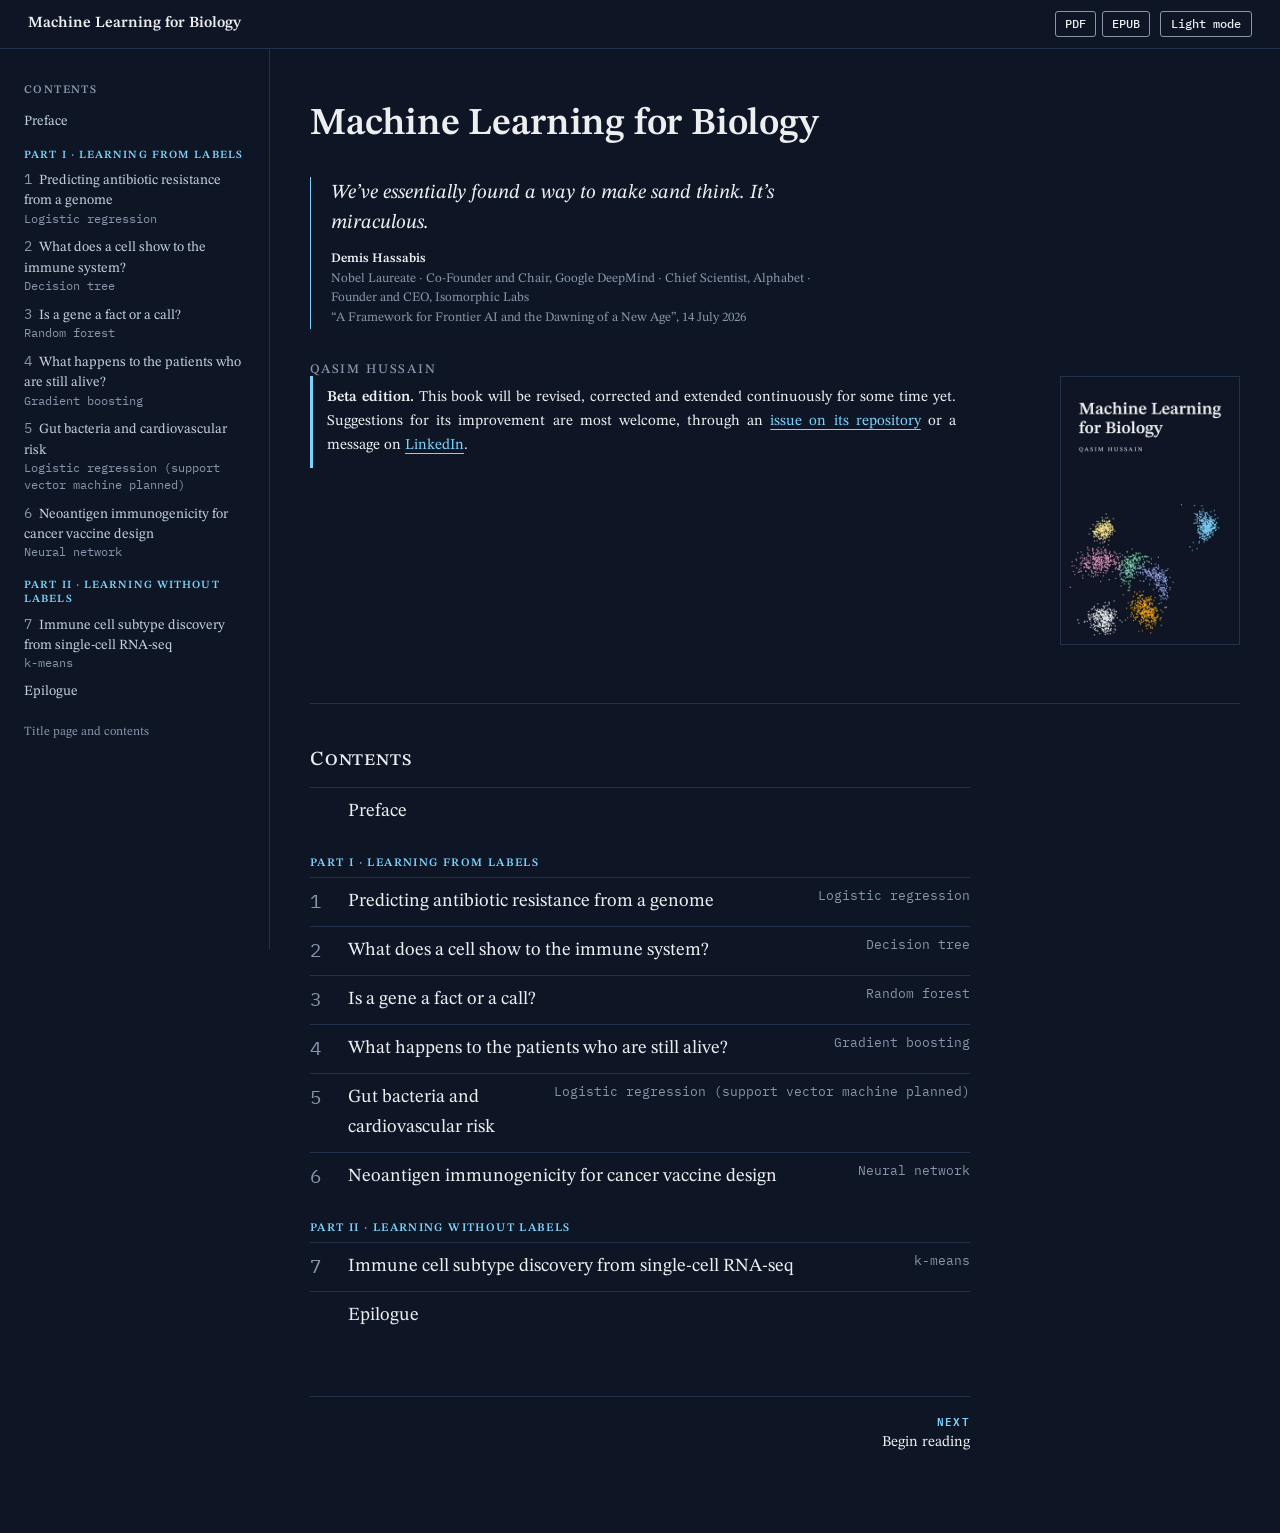
<file: docs/index.html>
<!doctype html><html lang="en-GB" data-theme="dark"><head><meta charset="utf-8">
<meta name="viewport" content="width=device-width,initial-scale=1">
<title>Machine Learning for Biology</title>
<meta name="description" content="Machine Learning for Biology, a book by Qasim Hussain.">
<link rel="canonical" href="https://qasim-hussain-code.github.io/machine-learning-for-biology/">
<meta property="og:type" content="book">
<meta property="og:site_name" content="Machine Learning for Biology">
<meta property="og:title" content="Machine Learning for Biology">
<meta property="og:description" content="Machine Learning for Biology, a book by Qasim Hussain. Beta edition.">
<meta property="og:url" content="https://qasim-hussain-code.github.io/machine-learning-for-biology/">
<meta property="og:locale" content="en_GB">
<meta property="og:image" content="https://qasim-hussain-code.github.io/machine-learning-for-biology/assets/share-card.jpg">
<meta property="og:image:width" content="1200"><meta property="og:image:height" content="630">
<meta property="og:image:alt" content="The cover of Machine Learning for Biology by Qasim Hussain, beside its title.">
<meta name="twitter:card" content="summary_large_image">
<meta name="citation_title" content="Machine Learning for Biology">
<meta name="citation_author" content="Hussain, Qasim">
<meta name="citation_publication_date" content="2026">
<meta name="citation_pdf_url" content="https://qasim-hussain-code.github.io/machine-learning-for-biology/machine-learning-for-biology.pdf">
<link rel="preconnect" href="https://fonts.googleapis.com"><link rel="preconnect" href="https://fonts.gstatic.com" crossorigin>
<link href="https://fonts.googleapis.com/css2?family=STIX+Two+Text:ital,wght@0,400..700;1,400&family=IBM+Plex+Mono:wght@400;500;600&display=swap" rel="stylesheet"><link rel="stylesheet" href="assets/book.css">
<script>(function(){var r=document.documentElement;try{var s=localStorage.getItem('mlb-theme');if(s)r.dataset.theme=s;}catch(e){}})();</script>
</head><body class="lay-sidebar hs-smallcaps justify">
<a class="skip" href="#main">Skip to the text</a>
<header class="topbar"><a class="tb-title" href="index.html">Machine Learning for Biology</a>
<div class="tb-right"><a class="tb-ed" href="machine-learning-for-biology.pdf" aria-label="Download the print edition, PDF (2.0 MB)" title="Download the print edition, PDF (2.0 MB)">PDF</a><a class="tb-ed" href="machine-learning-for-biology.epub" download aria-label="Download the e-book edition, EPUB (0.5 MB)" title="Download the e-book edition, EPUB (0.5 MB)">EPUB</a><button class="modebtn" type="button" aria-label="Switch to light mode">Light<span class="wide"> mode</span></button></div></header>
<div class="frame"><nav class="toc" aria-label="Contents"><details class="tocd" open><summary class="toch">Contents</summary><ol><li><a href="preface.html">Preface</a></li><li class="part">Part I · Learning from labels</li><li><a href="chapter-1.html"><span class="n">1</span> Predicting antibiotic resistance from a genome<span class="m">Logistic regression</span></a></li><li><a href="chapter-2.html"><span class="n">2</span> What does a cell show to the immune system?<span class="m">Decision tree</span></a></li><li><a href="chapter-3.html"><span class="n">3</span> Is a gene a fact or a call?<span class="m">Random forest</span></a></li><li><a href="chapter-4.html"><span class="n">4</span> What happens to the patients who are still alive?<span class="m">Gradient boosting</span></a></li><li><a href="chapter-5.html"><span class="n">5</span> Gut bacteria and cardiovascular risk<span class="m">Logistic regression (support vector machine planned)</span></a></li><li><a href="chapter-6.html"><span class="n">6</span> Neoantigen immunogenicity for cancer vaccine design<span class="m">Neural network</span></a></li><li class="part">Part II · Learning without labels</li><li><a href="chapter-7.html"><span class="n">7</span> Immune cell subtype discovery from single-cell RNA-seq<span class="m">k-means</span></a></li><li><a href="epilogue.html">Epilogue</a></li></ol><p class="tohome"><a href="index.html">Title page and contents</a></p></details></nav><main class="col" id="main"><section class="titlepage"><h1 class="tp-title">Machine Learning for Biology</h1>
<figure class="epigraph"><blockquote>We’ve essentially found a way to make sand think. It’s miraculous.</blockquote><figcaption><span class="who">Demis Hassabis</span>
<span class="role">Nobel Laureate · Co-Founder and Chair, Google DeepMind · Chief Scientist, Alphabet · Founder and CEO, Isomorphic Labs</span><span class="src">“A Framework for Frontier AI and the Dawning of a New Age”, 14 July 2026</span></figcaption></figure>
<p class="tp-author">Qasim Hussain</p><figure class="tp-cover"><img class="c-dark" src="assets/cover-web.webp" width="400" height="600" alt="The cover of Machine Learning for Biology by Qasim Hussain."><img class="c-light" src="assets/cover-web-light.webp" width="400" height="600" loading="lazy" alt="The cover of Machine Learning for Biology by Qasim Hussain."></figure><p class="tp-beta"><b>Beta edition.</b> This book will be revised, corrected and extended continuously for some time yet. Suggestions for its improvement are most welcome, through an <a href="https://github.com/Qasim-Hussain-Code/machine-learning-for-biology/issues">issue on its repository</a> or a message on <a href="https://www.linkedin.com/in/qasim--hussain">LinkedIn</a>.</p></section><hr class="tpbreak">
<section class="contents"><h2 class="ch">Contents</h2><ol><li><a href="preface.html"><span class="n"></span><span class="t">Preface</span></a></li><li class="part">Part I · Learning from labels</li><li><a href="chapter-1.html"><span class="n">1</span><span class="t">Predicting antibiotic resistance from a genome</span><span class="m">Logistic regression</span></a></li><li><a href="chapter-2.html"><span class="n">2</span><span class="t">What does a cell show to the immune system?</span><span class="m">Decision tree</span></a></li><li><a href="chapter-3.html"><span class="n">3</span><span class="t">Is a gene a fact or a call?</span><span class="m">Random forest</span></a></li><li><a href="chapter-4.html"><span class="n">4</span><span class="t">What happens to the patients who are still alive?</span><span class="m">Gradient boosting</span></a></li><li><a href="chapter-5.html"><span class="n">5</span><span class="t">Gut bacteria and cardiovascular risk</span><span class="m">Logistic regression (support vector machine planned)</span></a></li><li><a href="chapter-6.html"><span class="n">6</span><span class="t">Neoantigen immunogenicity for cancer vaccine design</span><span class="m">Neural network</span></a></li><li class="part">Part II · Learning without labels</li><li><a href="chapter-7.html"><span class="n">7</span><span class="t">Immune cell subtype discovery from single-cell RNA-seq</span><span class="m">k-means</span></a></li><li><a href="epilogue.html"><span class="n"></span><span class="t">Epilogue</span></a></li></ol></section><nav class="pn" aria-label="Previous and next"><span></span><a class="next" href="preface.html"><span>Next</span>Begin reading</a></nav></main></div>
<script src="assets/book.js"></script></body></html>
</file>
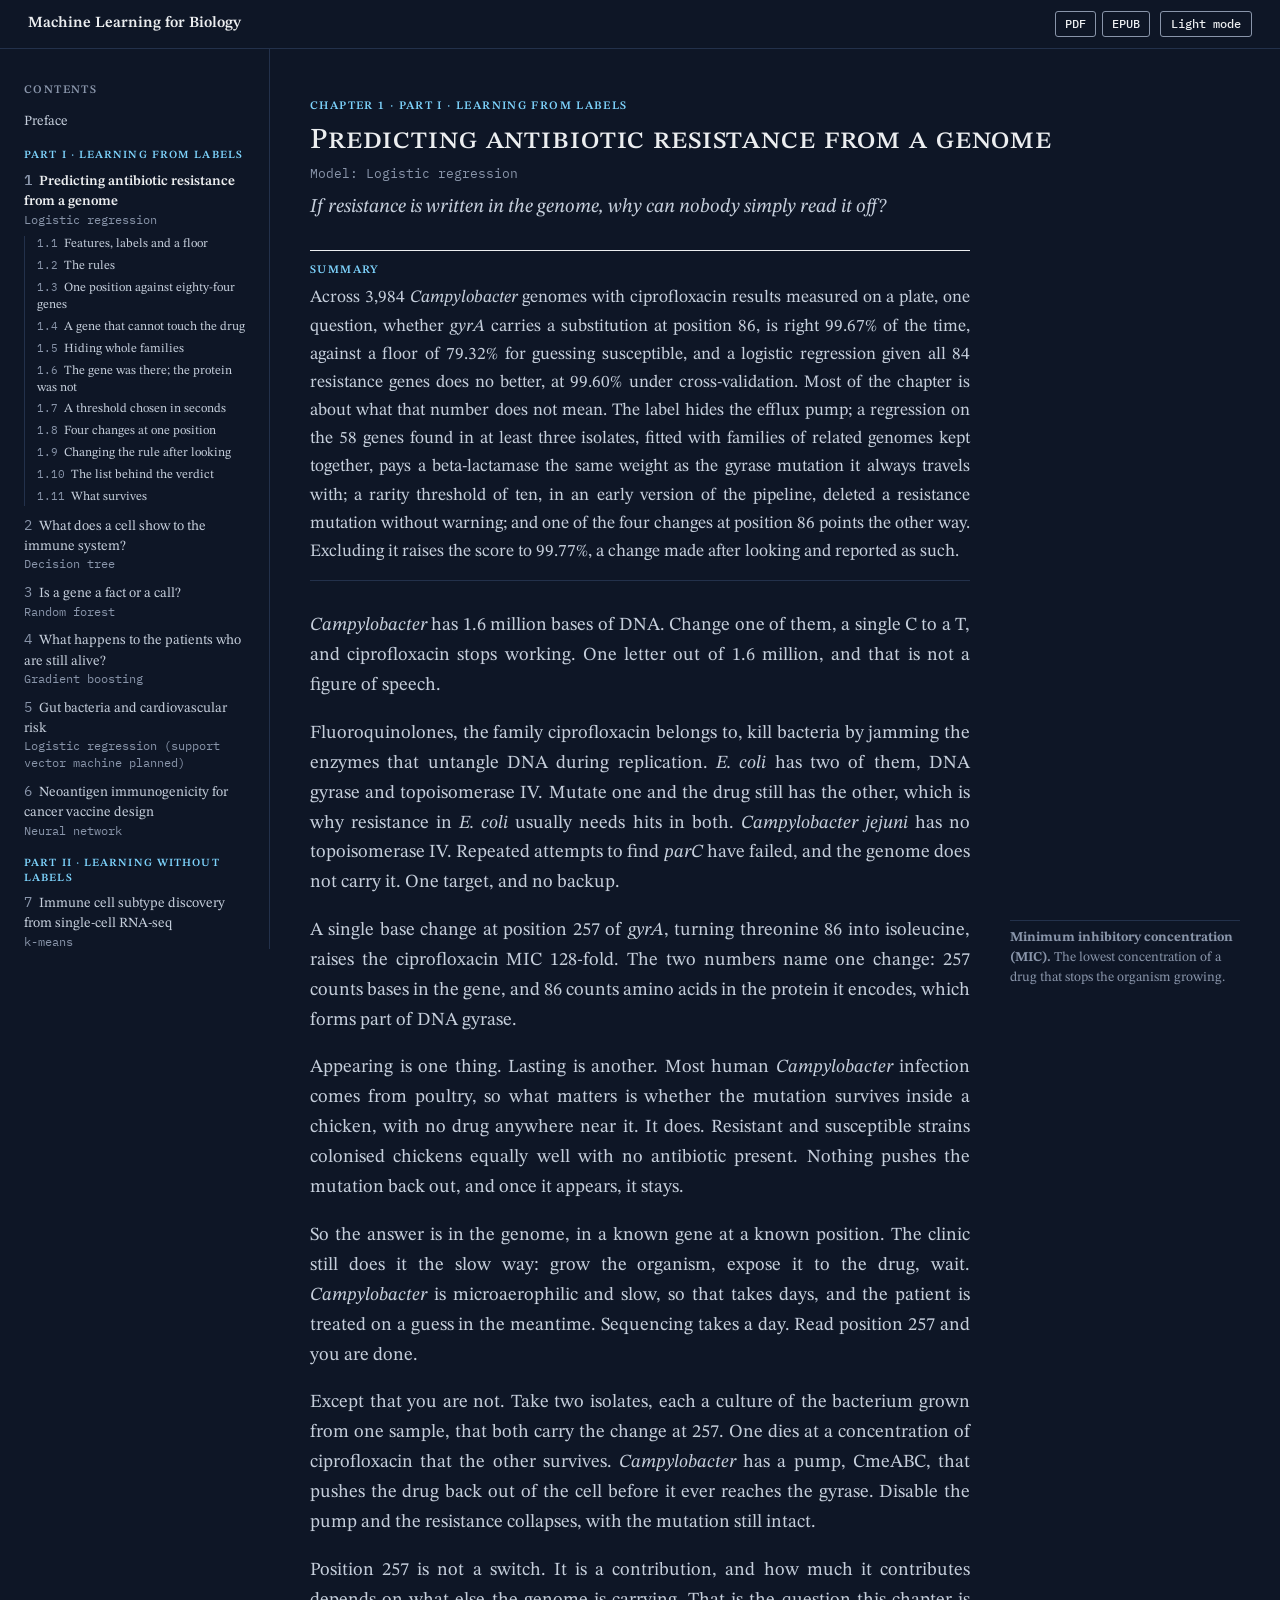
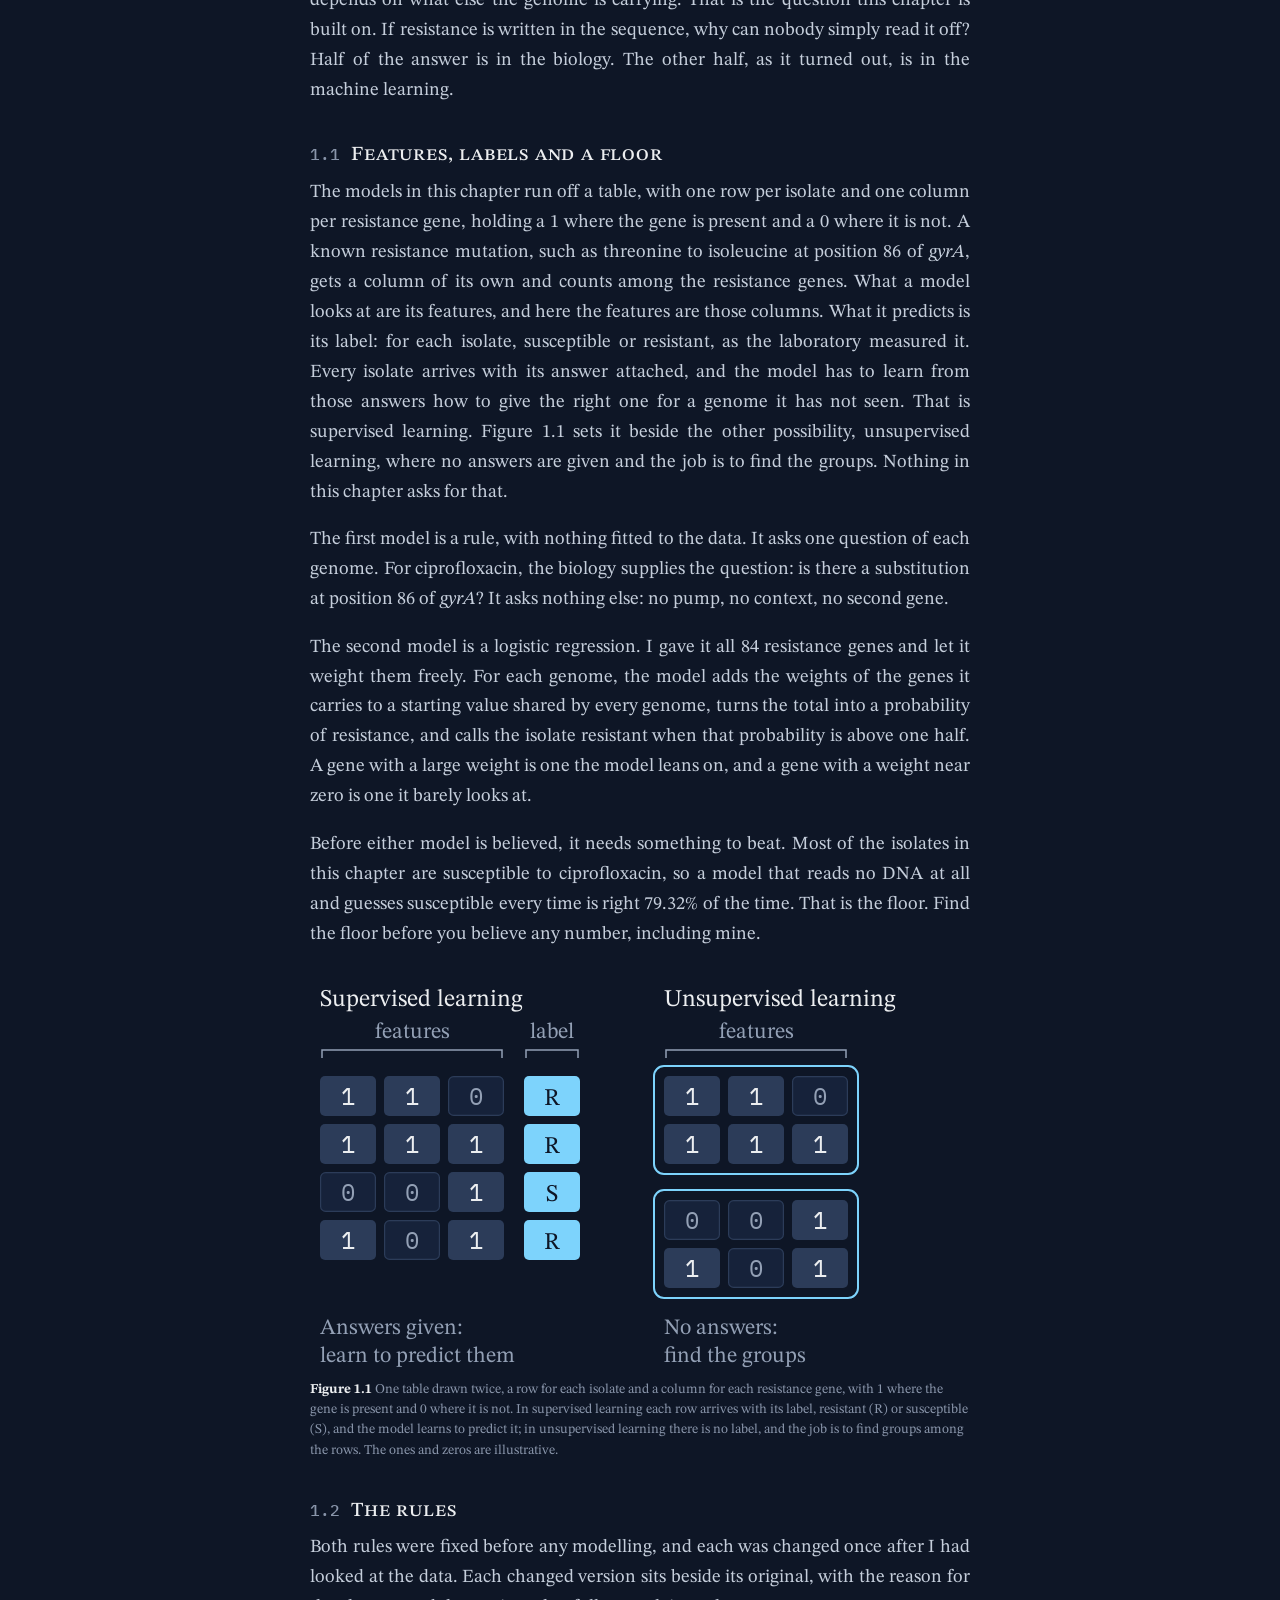
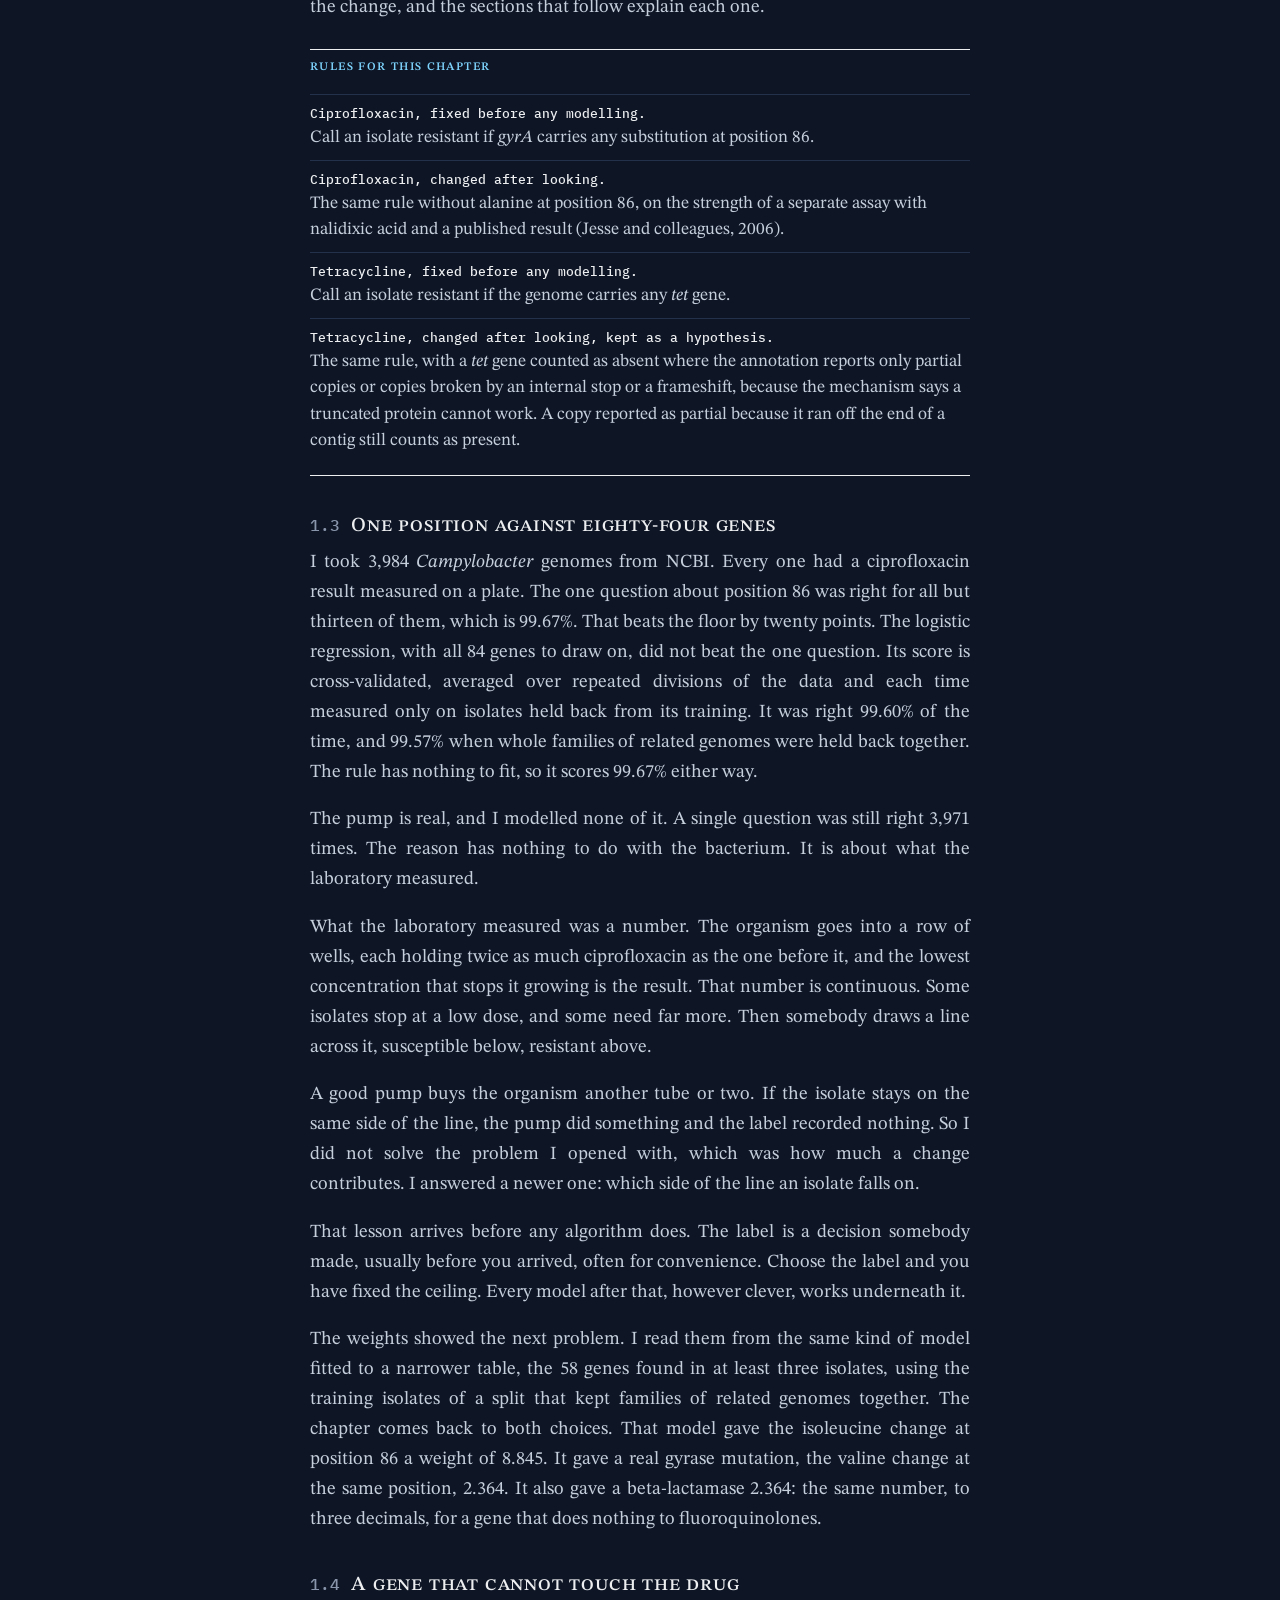
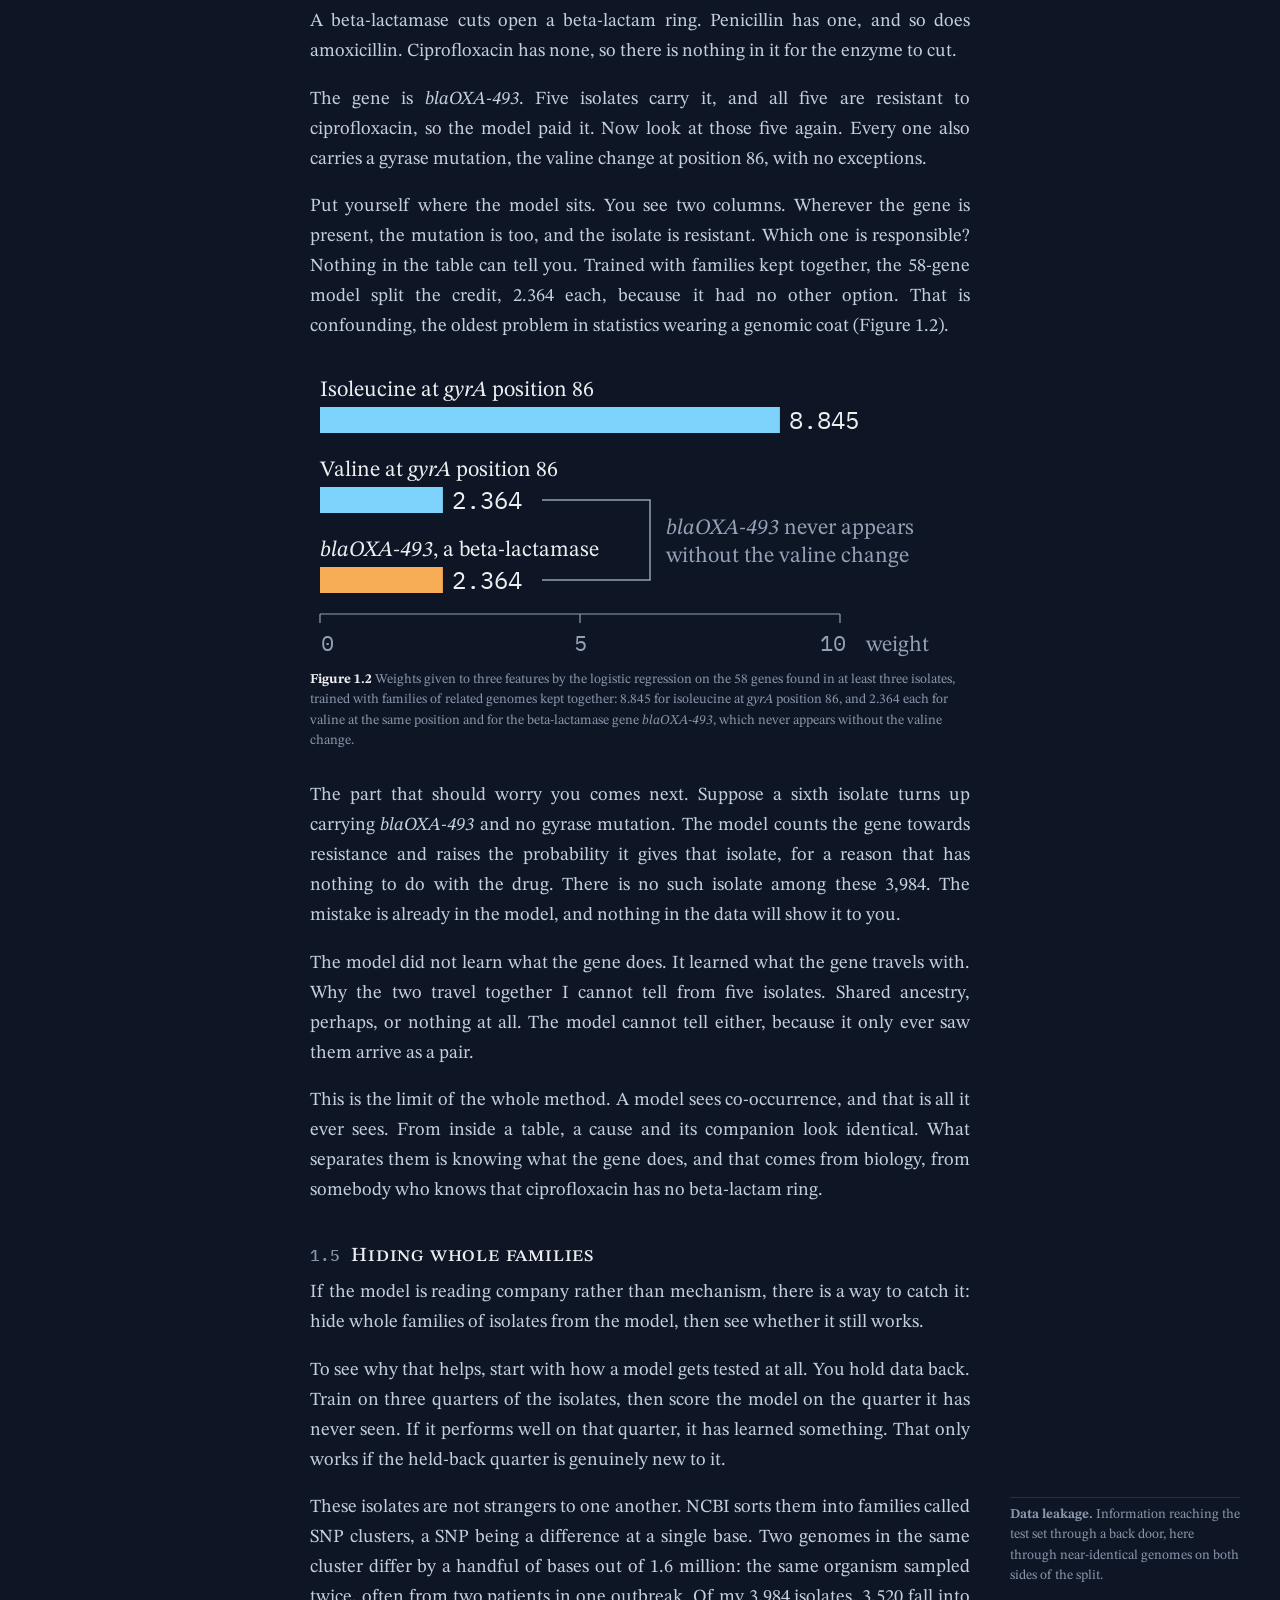
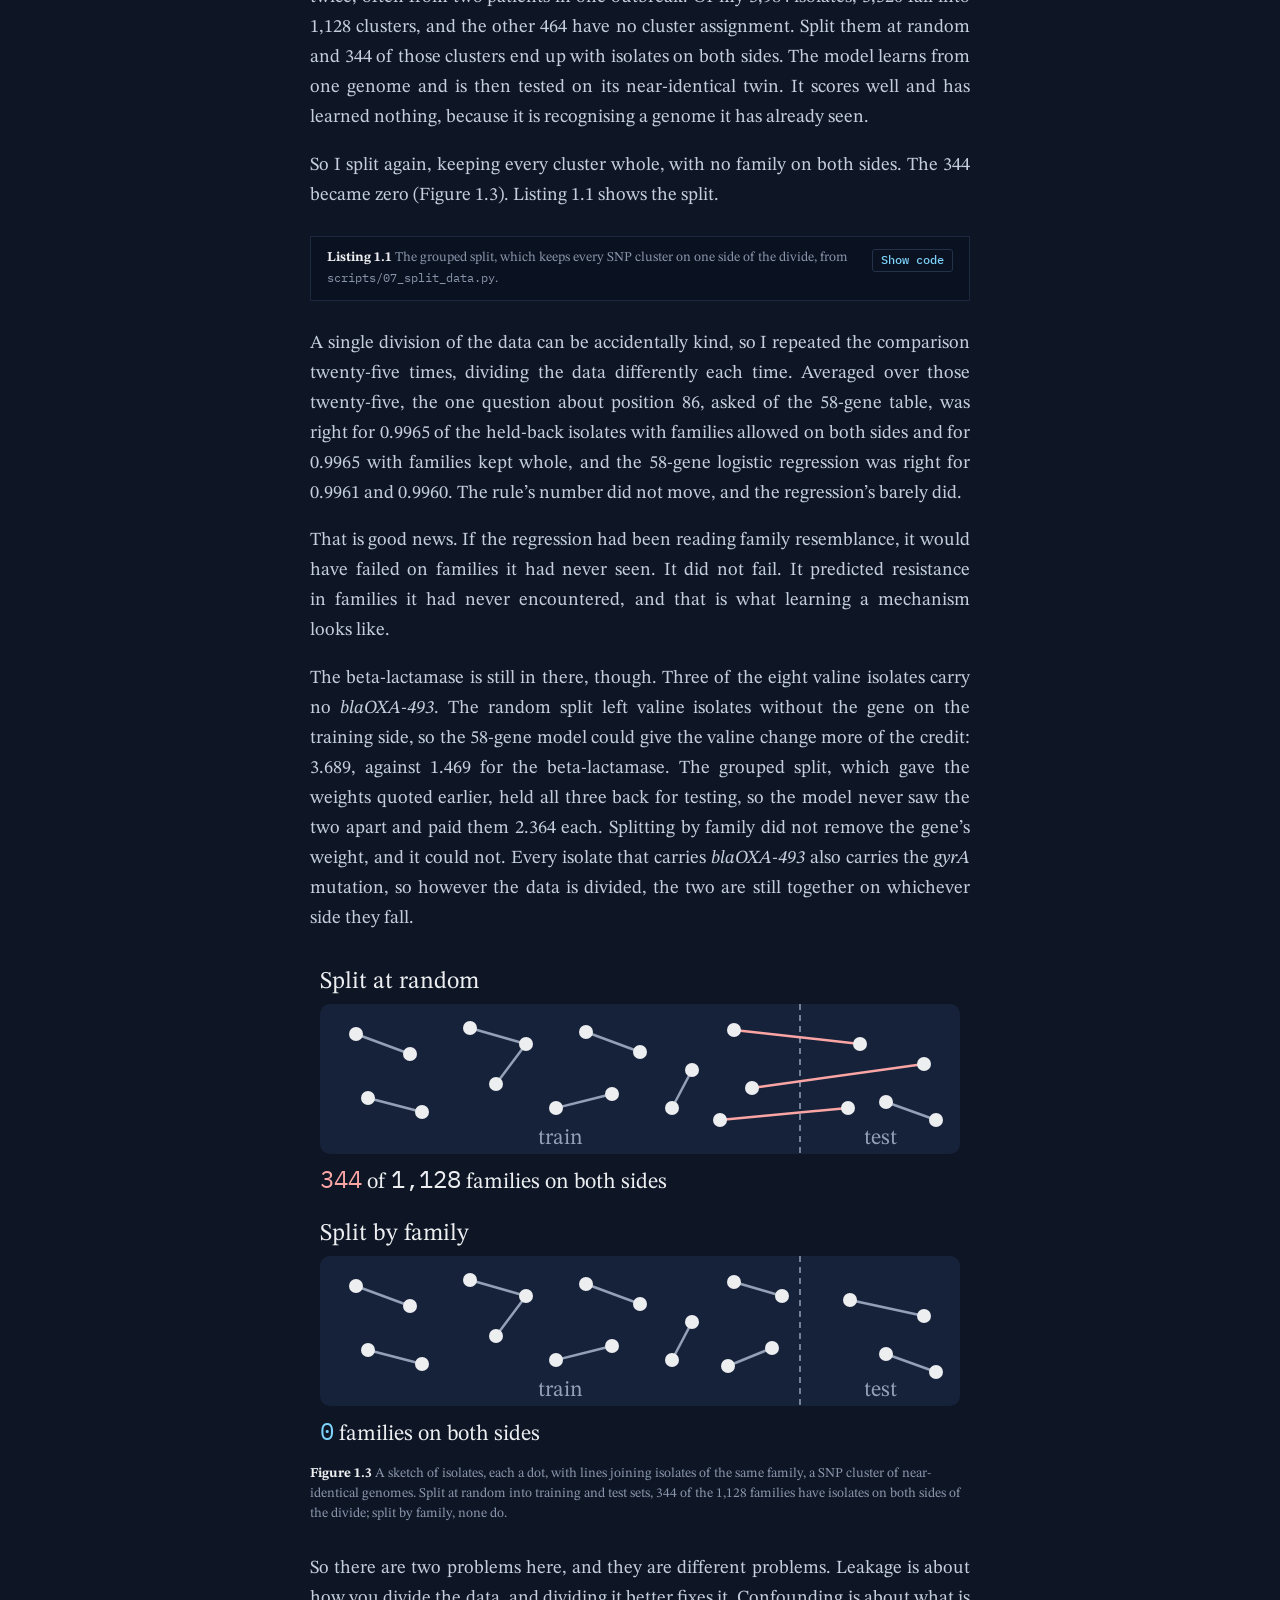
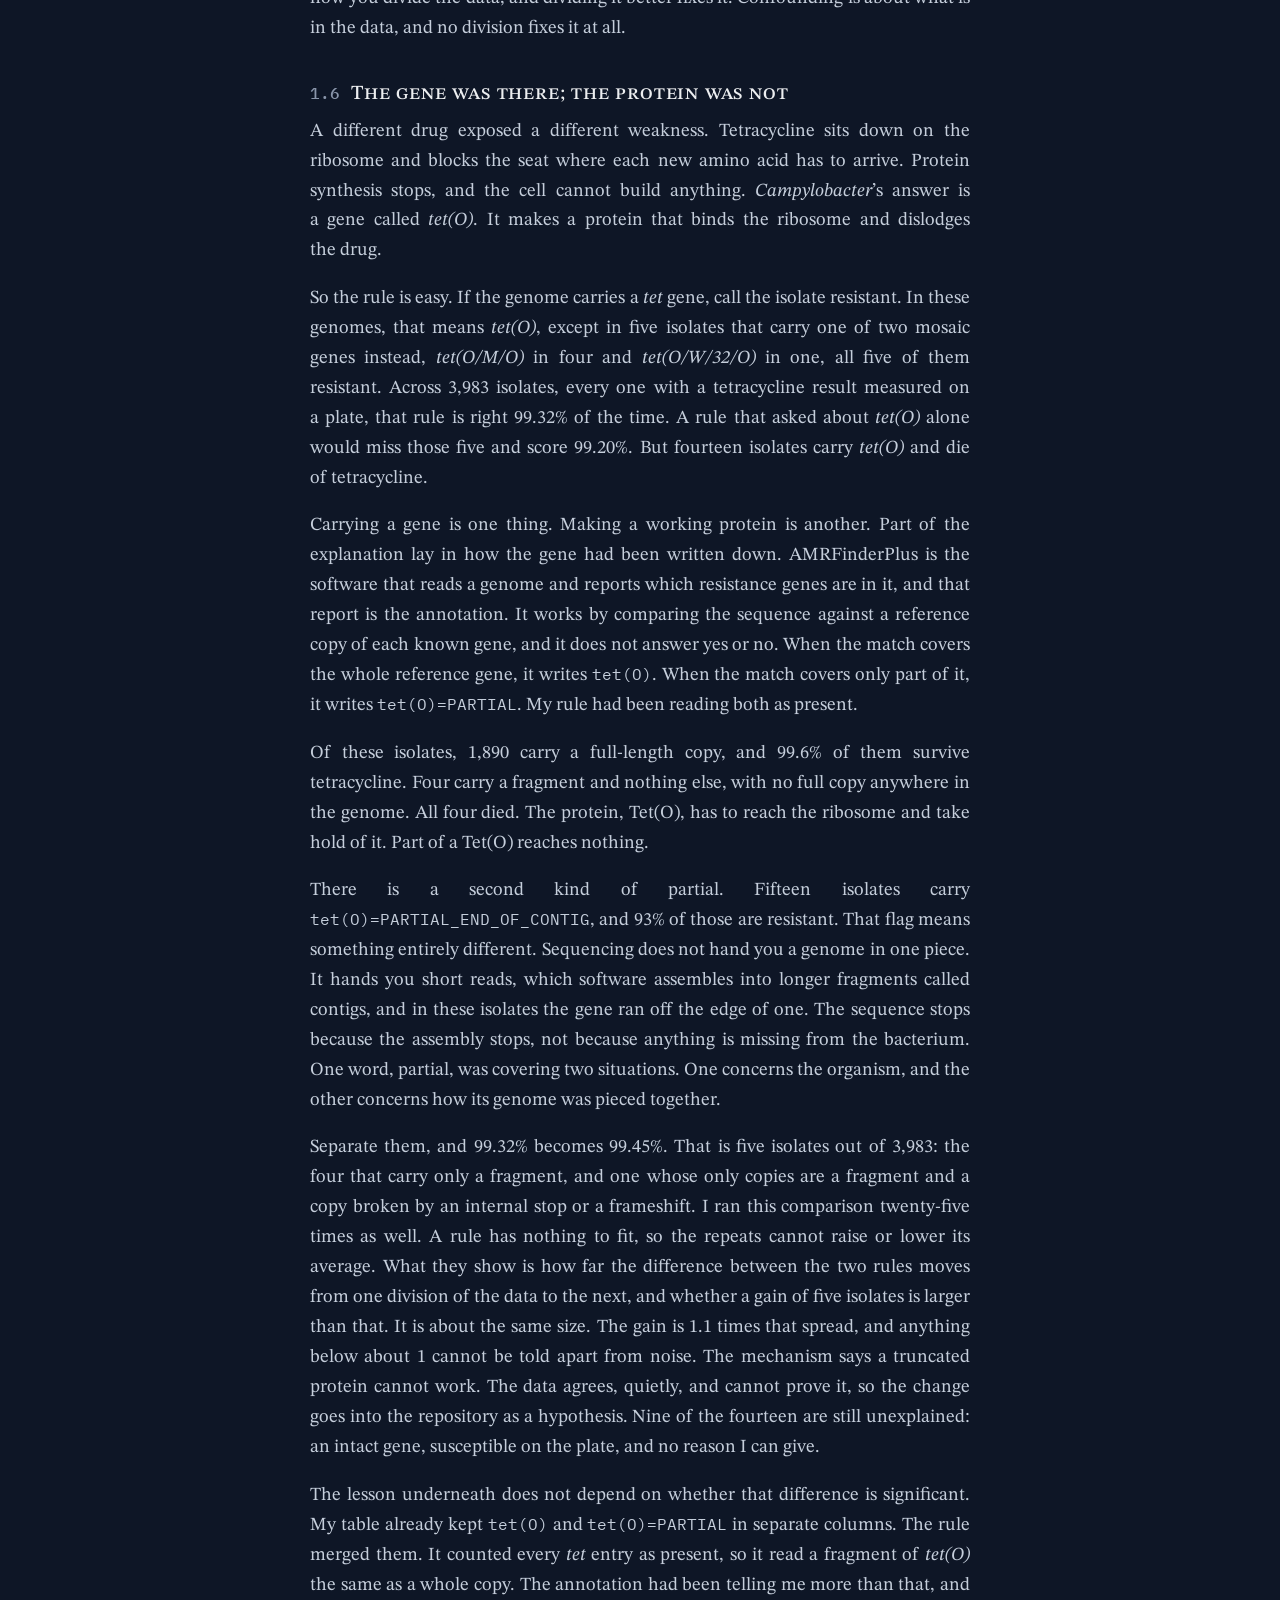
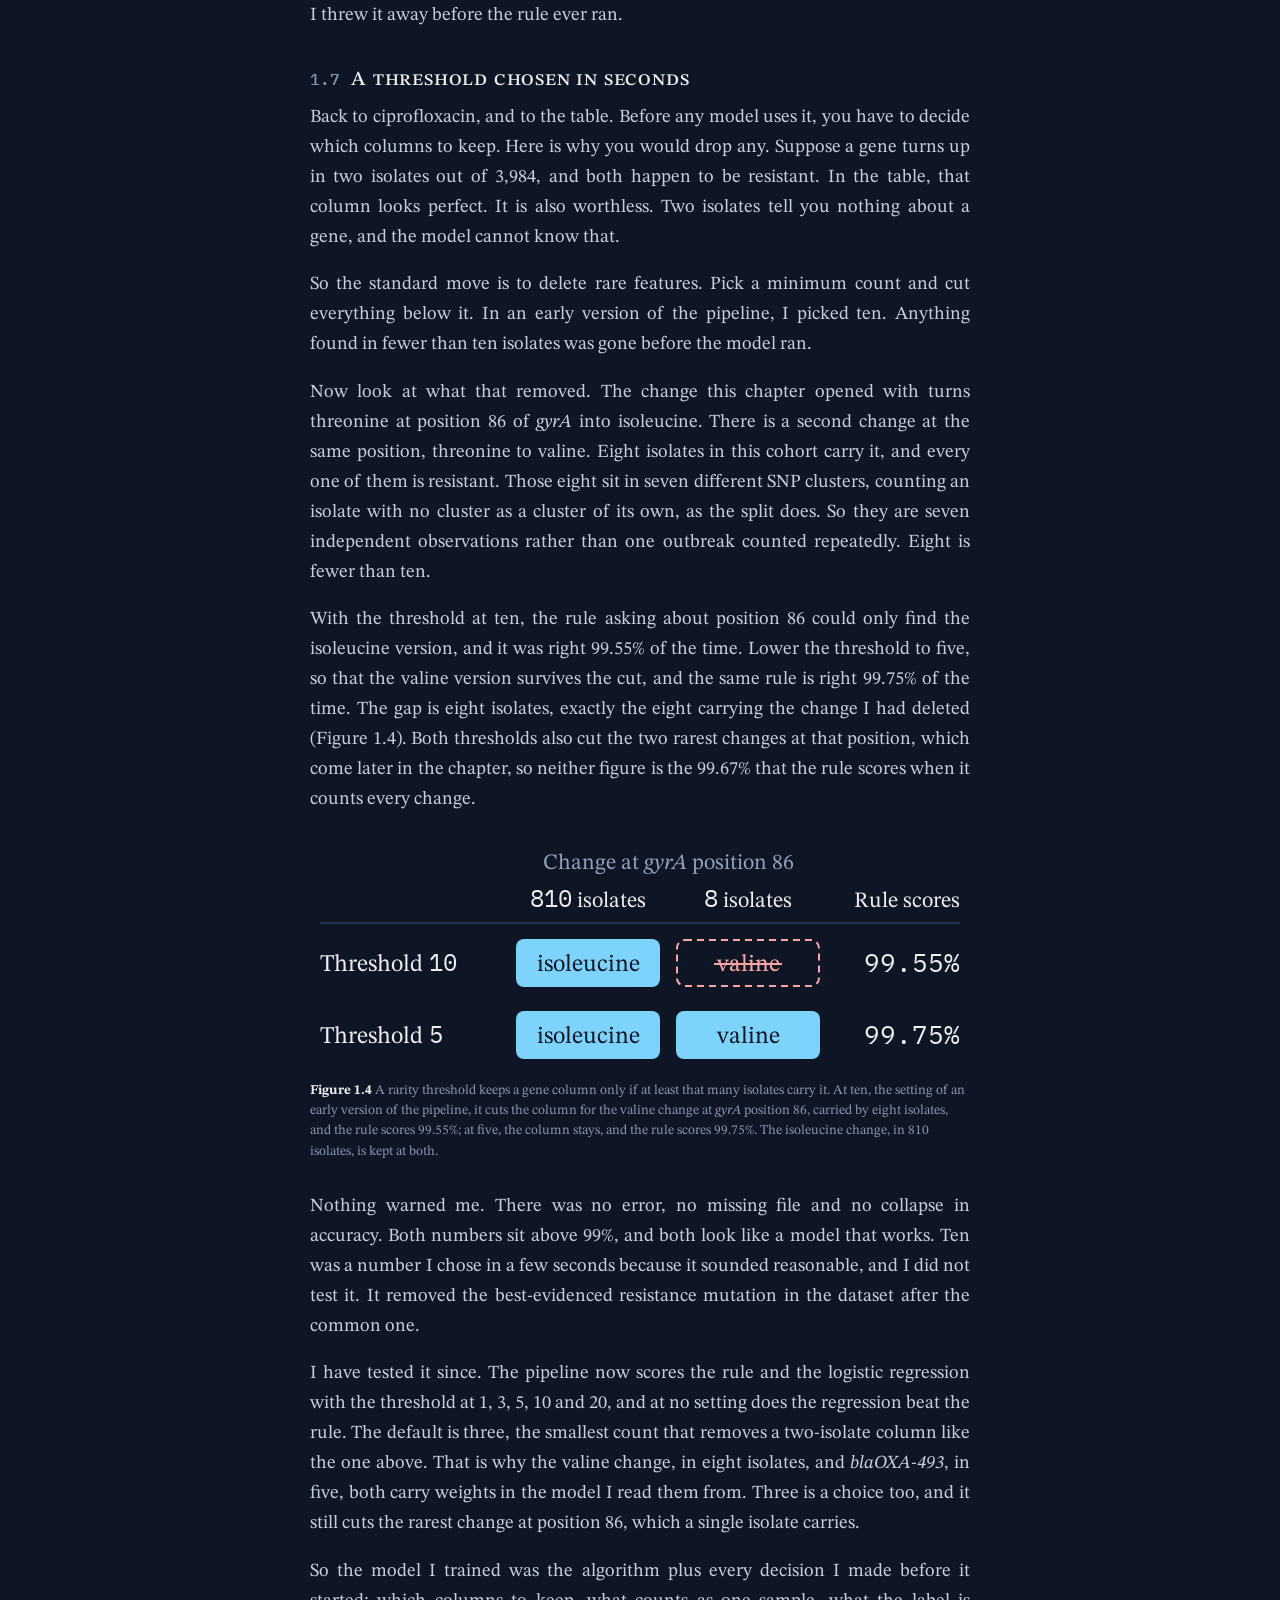
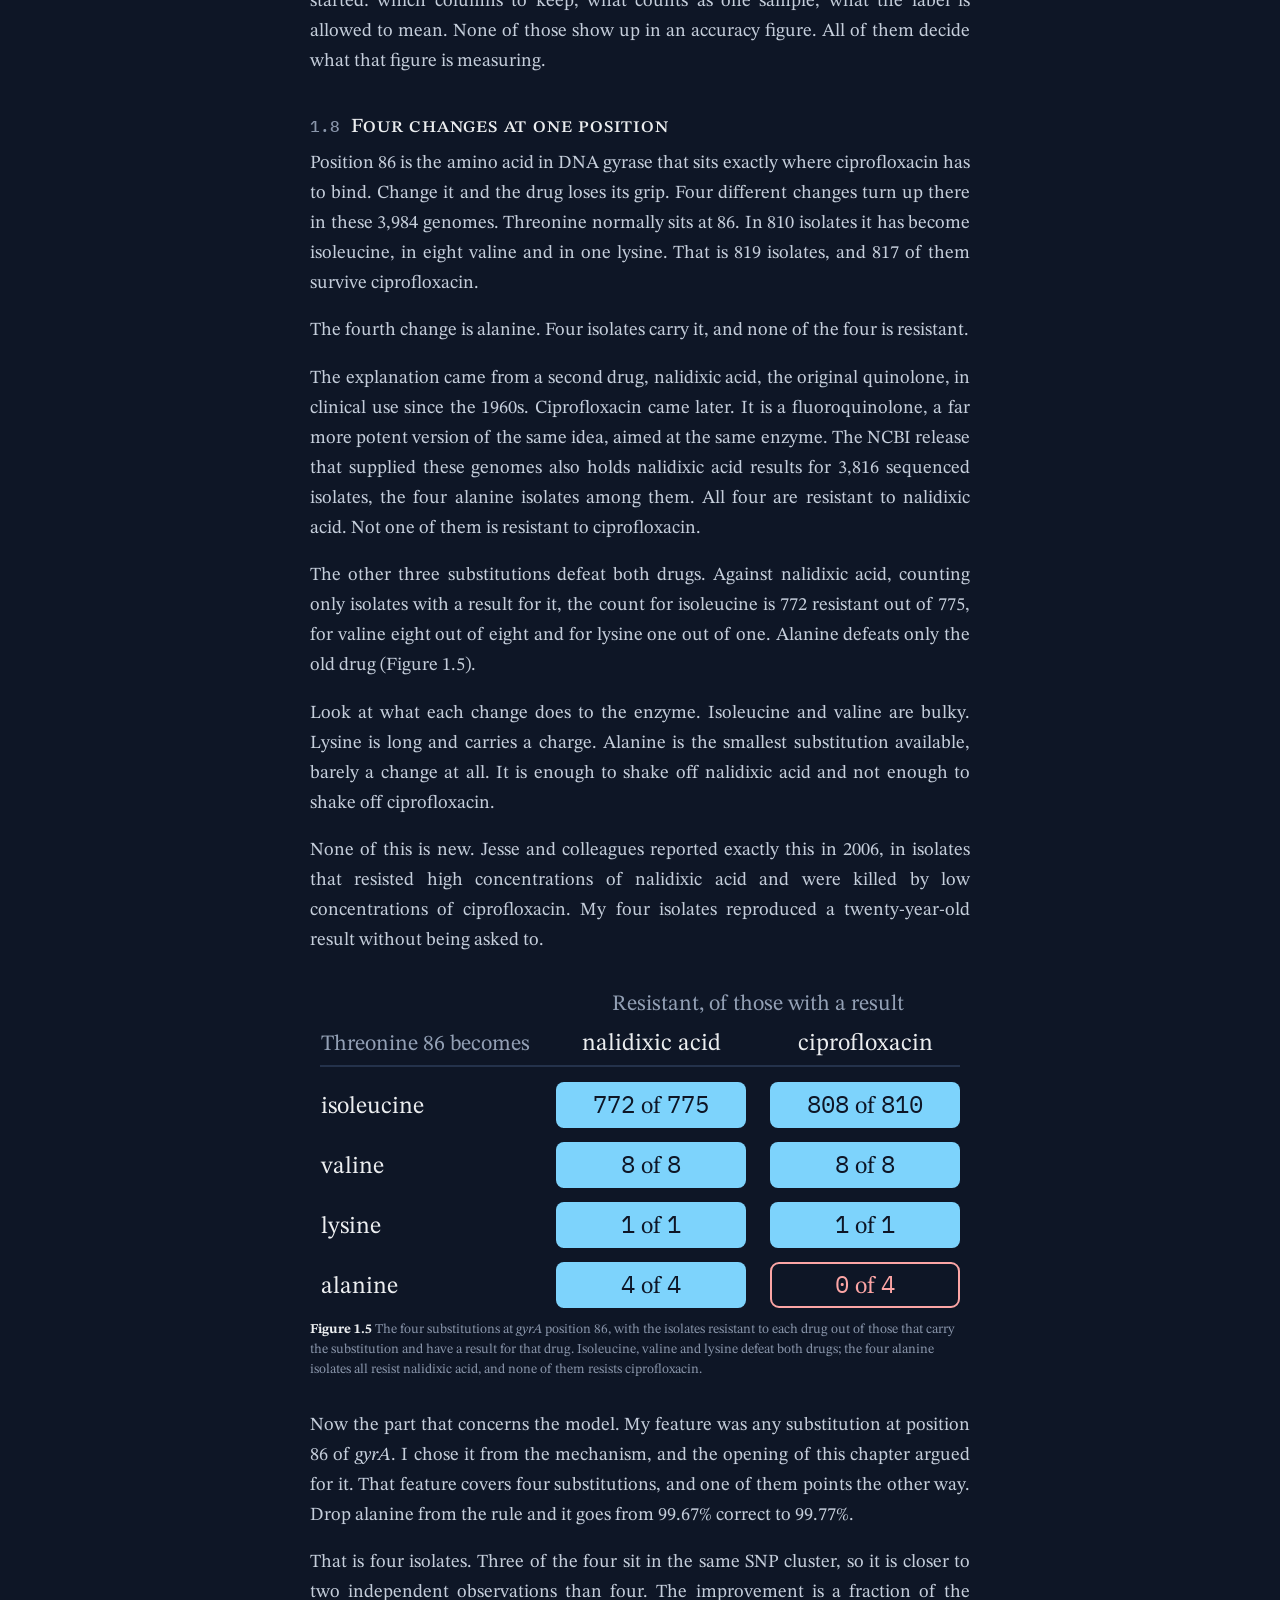
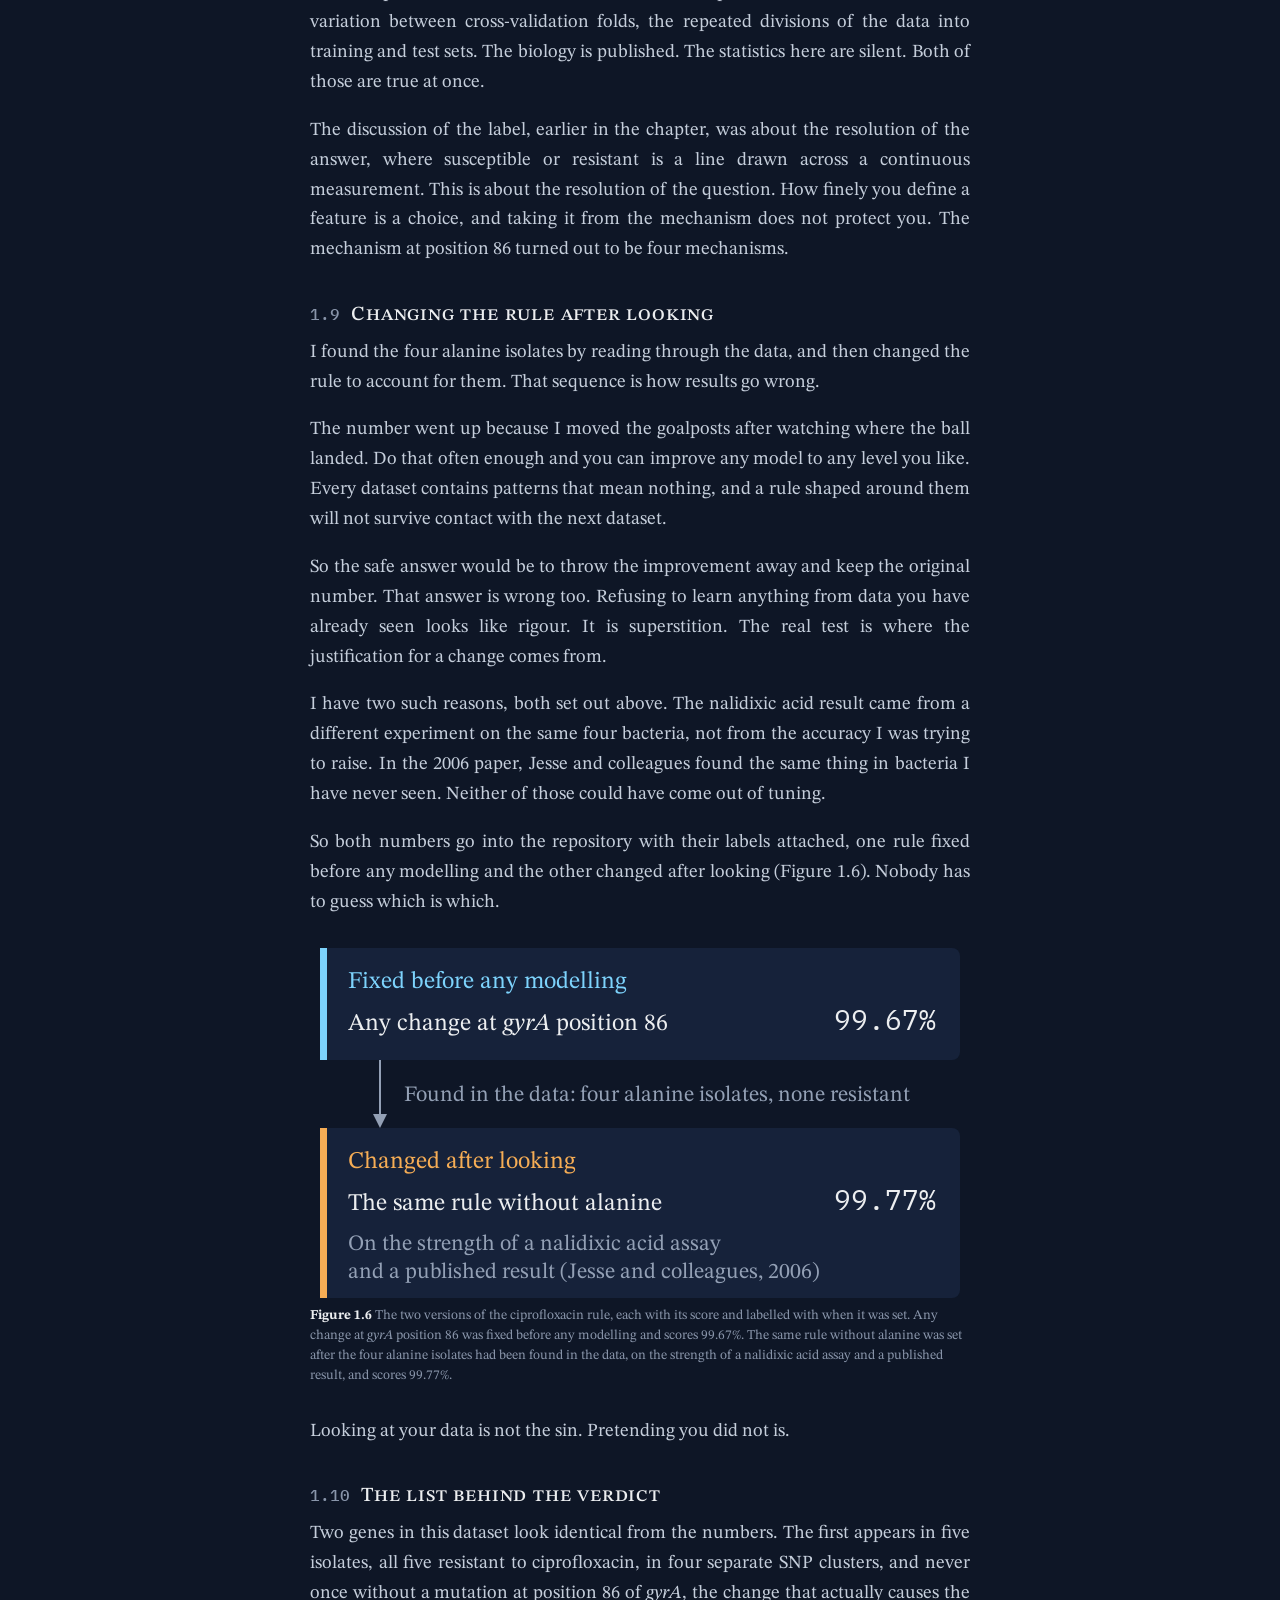
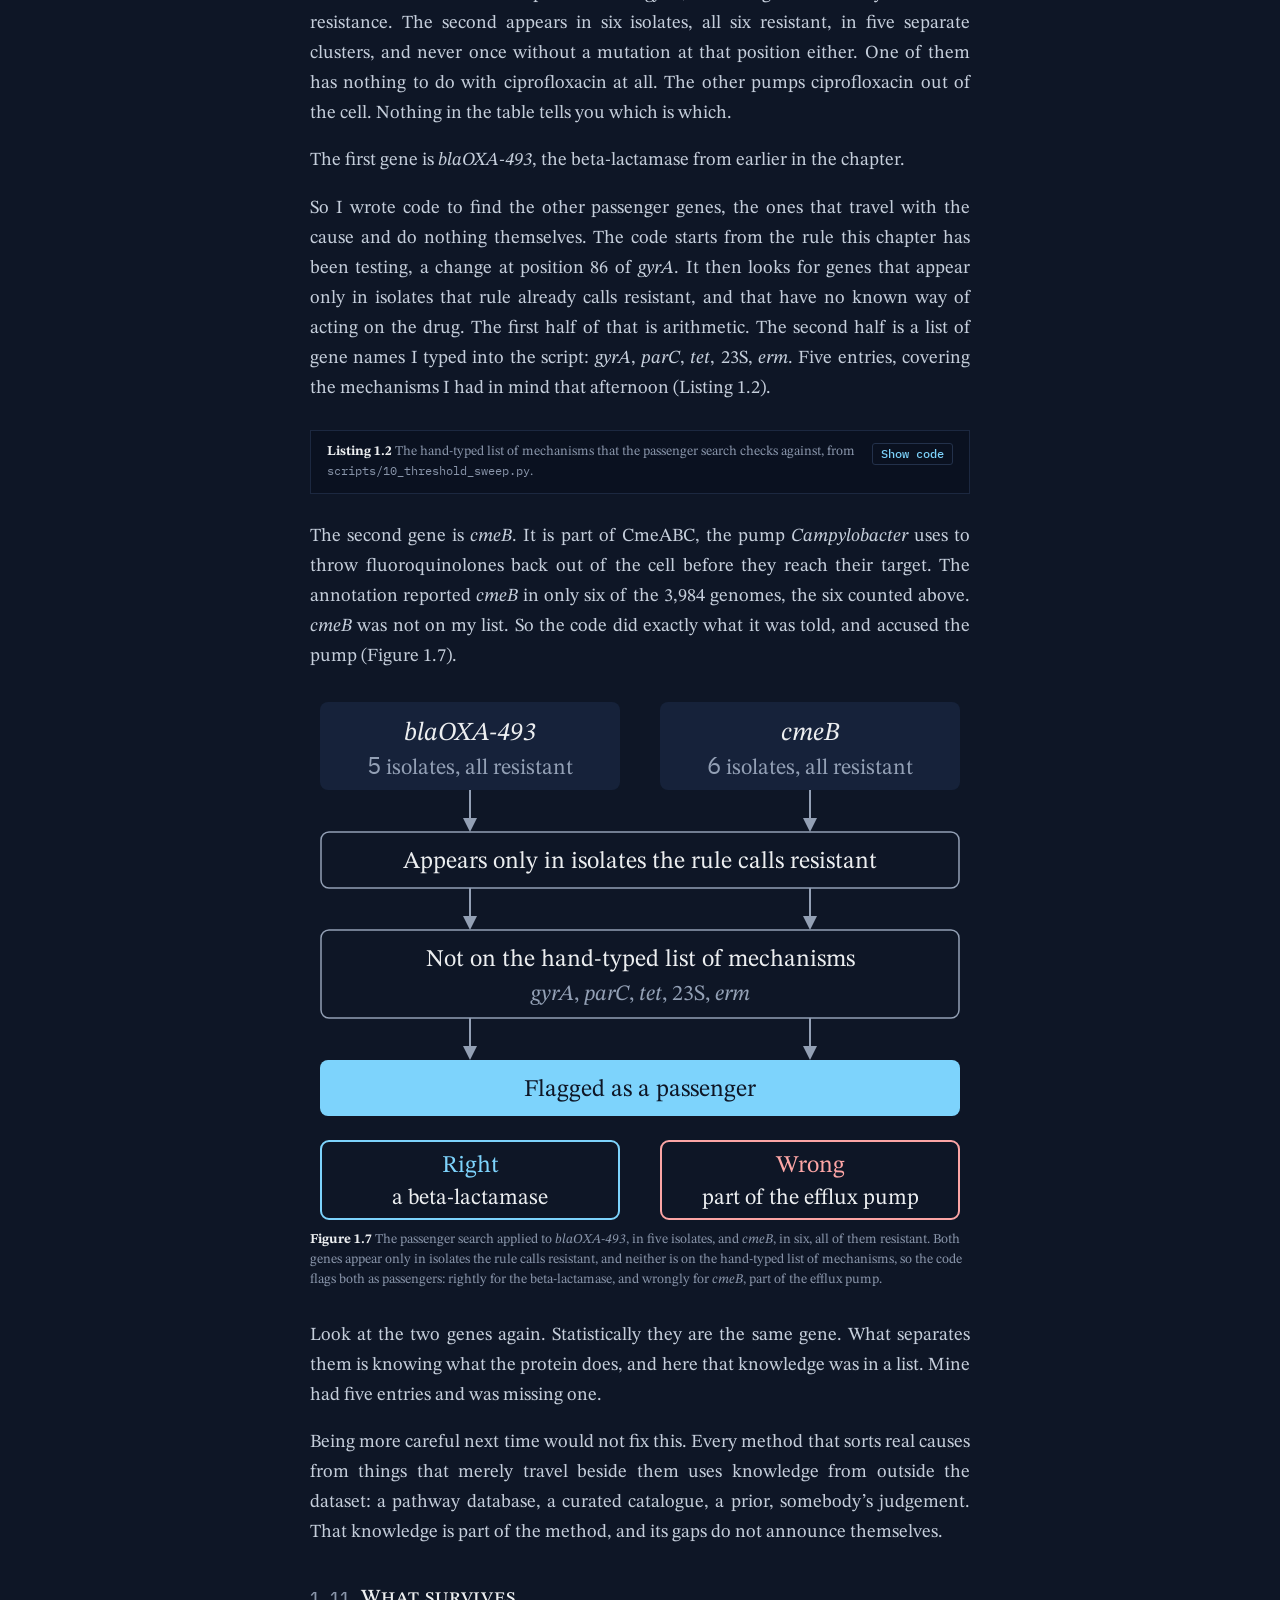
<file: docs/chapter-1.html>
<!doctype html><html lang="en-GB" data-theme="dark"><head><meta charset="utf-8">
<meta name="viewport" content="width=device-width,initial-scale=1">
<title>Predicting antibiotic resistance from a genome · Machine Learning for Biology</title>
<meta name="description" content="Machine Learning for Biology, a book by Qasim Hussain.">
<link rel="canonical" href="https://qasim-hussain-code.github.io/machine-learning-for-biology/chapter-1.html">
<meta property="og:type" content="article">
<meta property="og:site_name" content="Machine Learning for Biology">
<meta property="og:title" content="Predicting antibiotic resistance from a genome · Machine Learning for Biology">
<meta property="og:description" content="Machine Learning for Biology, a book by Qasim Hussain. Beta edition.">
<meta property="og:url" content="https://qasim-hussain-code.github.io/machine-learning-for-biology/chapter-1.html">
<meta property="og:locale" content="en_GB">
<meta property="og:image" content="https://qasim-hussain-code.github.io/machine-learning-for-biology/assets/share-card.jpg">
<meta property="og:image:width" content="1200"><meta property="og:image:height" content="630">
<meta property="og:image:alt" content="The cover of Machine Learning for Biology by Qasim Hussain, beside its title.">
<meta name="twitter:card" content="summary_large_image">
<link rel="preconnect" href="https://fonts.googleapis.com"><link rel="preconnect" href="https://fonts.gstatic.com" crossorigin>
<link href="https://fonts.googleapis.com/css2?family=STIX+Two+Text:ital,wght@0,400..700;1,400&family=IBM+Plex+Mono:wght@400;500;600&display=swap" rel="stylesheet"><link rel="stylesheet" href="assets/book.css">
<script>(function(){var r=document.documentElement;try{var s=localStorage.getItem('mlb-theme');if(s)r.dataset.theme=s;}catch(e){}})();</script>
</head><body class="lay-sidebar hs-smallcaps justify">
<a class="skip" href="#main">Skip to the text</a>
<header class="topbar"><a class="tb-title" href="index.html">Machine Learning for Biology</a>
<div class="tb-right"><a class="tb-ed" href="machine-learning-for-biology.pdf" aria-label="Download the print edition, PDF (2.0 MB)" title="Download the print edition, PDF (2.0 MB)">PDF</a><a class="tb-ed" href="machine-learning-for-biology.epub" download aria-label="Download the e-book edition, EPUB (0.5 MB)" title="Download the e-book edition, EPUB (0.5 MB)">EPUB</a><button class="modebtn" type="button" aria-label="Switch to light mode">Light<span class="wide"> mode</span></button></div></header>
<div class="frame"><nav class="toc" aria-label="Contents"><details class="tocd" open><summary class="toch">Contents</summary><ol><li><a href="preface.html">Preface</a></li><li class="part">Part I · Learning from labels</li><li class="on"><a href="chapter-1.html" aria-current="page"><span class="n">1</span> Predicting antibiotic resistance from a genome<span class="m">Logistic regression</span></a><ol class="secs"><li><a href="#features-labels-and-a-floor"><span class="sn">1.1</span>Features, labels and a floor</a></li><li><a href="#the-rules"><span class="sn">1.2</span>The rules</a></li><li><a href="#one-position-against-eighty-four-genes"><span class="sn">1.3</span>One position against eighty-four genes</a></li><li><a href="#a-gene-that-cannot-touch-the-drug"><span class="sn">1.4</span>A gene that cannot touch the drug</a></li><li><a href="#hiding-whole-families"><span class="sn">1.5</span>Hiding whole families</a></li><li><a href="#the-gene-was-there-the-protein-was-not"><span class="sn">1.6</span>The gene was there; the protein was not</a></li><li><a href="#a-threshold-chosen-in-seconds"><span class="sn">1.7</span>A threshold chosen in seconds</a></li><li><a href="#four-changes-at-one-position"><span class="sn">1.8</span>Four changes at one position</a></li><li><a href="#changing-the-rule-after-looking"><span class="sn">1.9</span>Changing the rule after looking</a></li><li><a href="#the-list-behind-the-verdict"><span class="sn">1.10</span>The list behind the verdict</a></li><li><a href="#what-survives"><span class="sn">1.11</span>What survives</a></li></ol></li><li><a href="chapter-2.html"><span class="n">2</span> What does a cell show to the immune system?<span class="m">Decision tree</span></a></li><li><a href="chapter-3.html"><span class="n">3</span> Is a gene a fact or a call?<span class="m">Random forest</span></a></li><li><a href="chapter-4.html"><span class="n">4</span> What happens to the patients who are still alive?<span class="m">Gradient boosting</span></a></li><li><a href="chapter-5.html"><span class="n">5</span> Gut bacteria and cardiovascular risk<span class="m">Logistic regression (support vector machine planned)</span></a></li><li><a href="chapter-6.html"><span class="n">6</span> Neoantigen immunogenicity for cancer vaccine design<span class="m">Neural network</span></a></li><li class="part">Part II · Learning without labels</li><li><a href="chapter-7.html"><span class="n">7</span> Immune cell subtype discovery from single-cell RNA-seq<span class="m">k-means</span></a></li><li><a href="epilogue.html">Epilogue</a></li></ol><p class="tohome"><a href="index.html">Title page and contents</a></p></details></nav><main class="col" id="main"><header class="opener op-smallcaps"><p class="op-kicker">Chapter 1 · Part I · Learning from labels</p>
<h1 class="op-title">Predicting antibiotic resistance from a genome</h1><p class="op-model">Model: Logistic regression</p>
<p class="op-question">If resistance is written in the genome, why can nobody simply read it off?</p></header><section class="summary"><p class="sk">Summary</p><p>Across 3,984 <em>Campylobacter</em> genomes with ciprofloxacin results measured on a plate, one question, whether <em>gyrA</em> carries a substitution at position 86, is right 99.67% of the time, against a floor of 79.32% for guessing susceptible, and a logistic regression given all 84 resistance genes does no better, at 99.60% under cross-validation. Most of the chapter is about what that number does not mean. The label hides the efflux pump; a regression on the 58 genes found in at least three isolates, fitted with families of related genomes kept together, pays a beta-lactamase the same weight as the gyrase mutation it always travels with; a rarity threshold of ten, in an early version of the pipeline, deleted a resistance mutation without warning; and one of the four changes at position 86 points the other way. Excluding it raises the score to 99.77%, a change made after looking and reported as such.</p></section><div class="bodywrap"><p><em>Campylobacter</em> has 1.6 million bases of DNA. Change one of them, a single C to a T, and ciprofloxacin stops working. One letter out of 1.6 million, and that is not a figure of speech.</p>
<p>Fluoroquinolones, the family ciprofloxacin belongs to, kill bacteria by jamming the enzymes that untangle DNA during replication. <em>E. coli</em> has two of them, DNA gyrase and topoisomerase IV. Mutate one and the drug still has the other, which is why resistance in <em>E. coli</em> usually needs hits in both. <em>Campylobacter jejuni</em> has no topoisomerase IV. Repeated attempts to find <em>parC</em> have failed, and the genome does not carry it. One target, and no backup.</p>
<aside class="note">
<p><strong>Minimum inhibitory concentration (MIC).</strong> The lowest concentration of a drug that stops the organism growing.</p>
</aside>
<p>A single base change at position 257 of <em>gyrA</em>, turning threonine 86 into isoleucine, raises the ciprofloxacin MIC 128-fold. The two numbers name one change: 257 counts bases in the gene, and 86 counts amino acids in the protein it encodes, which forms part of DNA gyrase.</p>
<p>Appearing is one thing. Lasting is another. Most human <em>Campylobacter</em> infection comes from poultry, so what matters is whether the mutation survives inside a chicken, with no drug anywhere near it. It does. Resistant and susceptible strains colonised chickens equally well with no antibiotic present. Nothing pushes the mutation back out, and once it appears, it stays.</p>
<p>So the answer is in the genome, in a known gene at a known position. The clinic still does it the slow way: grow the organism, expose it to the drug, wait. <em>Campylobacter</em> is microaerophilic and slow, so that takes days, and the patient is treated on a guess in the meantime. Sequencing takes a day. Read position 257 and you are done.</p>
<p>Except that you are not. Take two isolates, each a culture of the bacterium grown from one sample, that both carry the change at 257. One dies at a concentration of ciprofloxacin that the other survives. <em>Campylobacter</em> has a pump, CmeABC, that pushes the drug back out of the cell before it ever reaches the gyrase. Disable the pump and the resistance collapses, with the mutation still intact.</p>
<p>Position 257 is not a switch. It is a contribution, and how much it contributes depends on what else the genome is carrying. That is the question this chapter is built on. If resistance is written in the sequence, why can nobody simply read it off? Half of the answer is in the biology. The other half, as it turned out, is in the machine learning.</p>
<h2 id="features-labels-and-a-floor"><span class="secno">1.1</span> Features, labels and a floor</h2>
<p>The models in this chapter run off a table, with one row per isolate and one column per resistance gene, holding a 1 where the gene is present and a 0 where it is not. A known resistance mutation, such as threonine to isoleucine at position 86 of <em>gyrA</em>, gets a column of its own and counts among the resistance genes. What a model looks at are its features, and here the features are those columns. What it predicts is its label: for each isolate, susceptible or resistant, as the laboratory measured it. Every isolate arrives with its answer attached, and the model has to learn from those answers how to give the right one for a genome it has not seen. That is supervised learning. Figure 1.1 sets it beside the other possibility, unsupervised learning, where no answers are given and the job is to find the groups. Nothing in this chapter asks for that.</p>
<p>The first model is a rule, with nothing fitted to the data. It asks one question of each genome. For ciprofloxacin, the biology supplies the question: is there a substitution at position 86 of <em>gyrA</em>? It asks nothing else: no pump, no context, no second gene.</p>
<p>The second model is a logistic regression. I gave it all 84 resistance genes and let it weight them freely. For each genome, the model adds the weights of the genes it carries to a starting value shared by every genome, turns the total into a probability of resistance, and calls the isolate resistant when that probability is above one half. A gene with a large weight is one the model leans on, and a gene with a weight near zero is one it barely looks at.</p>
<p>Before either model is believed, it needs something to beat. Most of the isolates in this chapter are susceptible to ciprofloxacin, so a model that reads no DNA at all and guesses susceptible every time is right 79.32% of the time. That is the floor. Find the floor before you believe any number, including mine.</p>
<figure class="fig" id="fig-1-1"><svg role="img" aria-label="Two small tables of ones and zeros side by side, each with three feature columns and the same four rows. The left table, headed supervised learning, has a fourth column headed label holding R, R, S and R, and the note answers given, learn to predict them. The right table, headed unsupervised learning, has no label column, and its rows are outlined as two groups of two, with the note no answers, find the groups." xmlns="http://www.w3.org/2000/svg" viewBox="0 0 640 392" class="figsvg">
  <!-- Figure 1.1: one schematic table of features, with its label column (supervised) and without it, sorted into groups (unsupervised). -->
  <g class="fi" font-size="24">
    <text x="0" y="26">Supervised learning</text>
    <text x="344" y="26">Unsupervised learning</text>
  </g>
  <g class="fm" font-size="22" text-anchor="middle">
    <text x="92" y="58">features</text>
    <text x="232" y="58">label</text>
    <text x="436" y="58">features</text>
  </g>
  <g class="fn sm" stroke-width="1.5">
    <path d="M2 78 V70 H182 V78"/>
    <path d="M206 78 V70 H258 V78"/>
    <path d="M346 78 V70 H526 V78"/>
  </g>

  <!-- left table: rows 1 1 0 R, 1 1 1 R, 0 0 1 S, 1 0 1 R -->
  <g class="fl">
    <rect x="0" y="96" width="56" height="40" rx="5"/>
    <rect x="64" y="96" width="56" height="40" rx="5"/>
    <rect x="0" y="144" width="56" height="40" rx="5"/>
    <rect x="64" y="144" width="56" height="40" rx="5"/>
    <rect x="128" y="144" width="56" height="40" rx="5"/>
    <rect x="128" y="192" width="56" height="40" rx="5"/>
    <rect x="0" y="240" width="56" height="40" rx="5"/>
    <rect x="128" y="240" width="56" height="40" rx="5"/>
  </g>
  <g class="fp sl" stroke-width="1.2">
    <rect x="128.6" y="96.6" width="54.8" height="38.8" rx="5"/>
    <rect x="0.6" y="192.6" width="54.8" height="38.8" rx="5"/>
    <rect x="64.6" y="192.6" width="54.8" height="38.8" rx="5"/>
    <rect x="64.6" y="240.6" width="54.8" height="38.8" rx="5"/>
  </g>
  <g class="fa">
    <rect x="204" y="96" width="56" height="40" rx="5"/>
    <rect x="204" y="144" width="56" height="40" rx="5"/>
    <rect x="204" y="192" width="56" height="40" rx="5"/>
    <rect x="204" y="240" width="56" height="40" rx="5"/>
  </g>
  <g class="fi" font-size="24" text-anchor="middle">
    <text x="28" y="125" class="num">1</text><text x="92" y="125" class="num">1</text>
    <text x="28" y="173" class="num">1</text><text x="92" y="173" class="num">1</text><text x="156" y="173" class="num">1</text>
    <text x="156" y="221" class="num">1</text>
    <text x="28" y="269" class="num">1</text><text x="156" y="269" class="num">1</text>
  </g>
  <g class="fm" font-size="24" text-anchor="middle">
    <text x="156" y="125" class="num">0</text>
    <text x="28" y="221" class="num">0</text><text x="92" y="221" class="num">0</text>
    <text x="92" y="269" class="num">0</text>
  </g>
  <g class="fbg" font-size="24" text-anchor="middle">
    <text x="232" y="125">R</text>
    <text x="232" y="173">R</text>
    <text x="232" y="221">S</text>
    <text x="232" y="269">R</text>
  </g>

  <!-- right table: the same rows, no label, sorted into two groups -->
  <g class="fn sa" stroke-width="2">
    <rect x="334" y="86" width="204" height="108" rx="10"/>
    <rect x="334" y="210" width="204" height="108" rx="10"/>
  </g>
  <g class="fl">
    <rect x="344" y="96" width="56" height="40" rx="5"/>
    <rect x="408" y="96" width="56" height="40" rx="5"/>
    <rect x="344" y="144" width="56" height="40" rx="5"/>
    <rect x="408" y="144" width="56" height="40" rx="5"/>
    <rect x="472" y="144" width="56" height="40" rx="5"/>
    <rect x="472" y="220" width="56" height="40" rx="5"/>
    <rect x="344" y="268" width="56" height="40" rx="5"/>
    <rect x="472" y="268" width="56" height="40" rx="5"/>
  </g>
  <g class="fp sl" stroke-width="1.2">
    <rect x="472.6" y="96.6" width="54.8" height="38.8" rx="5"/>
    <rect x="344.6" y="220.6" width="54.8" height="38.8" rx="5"/>
    <rect x="408.6" y="220.6" width="54.8" height="38.8" rx="5"/>
    <rect x="408.6" y="268.6" width="54.8" height="38.8" rx="5"/>
  </g>
  <g class="fi" font-size="24" text-anchor="middle">
    <text x="372" y="125" class="num">1</text><text x="436" y="125" class="num">1</text>
    <text x="372" y="173" class="num">1</text><text x="436" y="173" class="num">1</text><text x="500" y="173" class="num">1</text>
    <text x="500" y="249" class="num">1</text>
    <text x="372" y="297" class="num">1</text><text x="500" y="297" class="num">1</text>
  </g>
  <g class="fm" font-size="24" text-anchor="middle">
    <text x="500" y="125" class="num">0</text>
    <text x="372" y="249" class="num">0</text><text x="436" y="249" class="num">0</text>
    <text x="436" y="297" class="num">0</text>
  </g>

  <g class="fm" font-size="22">
    <text x="0" y="354">Answers given:</text>
    <text x="0" y="382">learn to predict them</text>
    <text x="344" y="354">No answers:</text>
    <text x="344" y="382">find the groups</text>
  </g>
</svg>
<figcaption><b>Figure 1.1</b> One table drawn twice, a row for each isolate and a column for each resistance gene, with 1 where the gene is present and 0 where it is not. In supervised learning each row arrives with its label, resistant (R) or susceptible (S), and the model learns to predict it; in unsupervised learning there is no label, and the job is to find groups among the rows. The ones and zeros are illustrative.</figcaption></figure>

<h2 id="the-rules"><span class="secno">1.2</span> The rules</h2>
<p>Both rules were fixed before any modelling, and each was changed once after I had looked at the data. Each changed version sits beside its original, with the reason for the change, and the sections that follow explain each one.</p>
<div class="rules"><p class="rh">Rules for this chapter</p>
<p><strong>Ciprofloxacin, fixed before any modelling.</strong> Call an isolate resistant if <em>gyrA</em> carries any substitution at position 86.</p>
<p><strong>Ciprofloxacin, changed after looking.</strong> The same rule without alanine at position 86, on the strength of a separate assay with nalidixic acid and a published result (Jesse and colleagues, 2006).</p>
<p><strong>Tetracycline, fixed before any modelling.</strong> Call an isolate resistant if the genome carries any <em>tet</em> gene.</p>
<p><strong>Tetracycline, changed after looking, kept as a hypothesis.</strong> The same rule, with a <em>tet</em> gene counted as absent where the annotation reports only partial copies or copies broken by an internal stop or a frameshift, because the mechanism says a truncated protein cannot work. A copy reported as partial because it ran off the end of a contig still counts as present.</p>
</div>
<h2 id="one-position-against-eighty-four-genes"><span class="secno">1.3</span> One position against eighty-four genes</h2>
<p>I took 3,984 <em>Campylobacter</em> genomes from NCBI. Every one had a ciprofloxacin result measured on a plate. The one question about position 86 was right for all but thirteen of them, which is 99.67%. That beats the floor by twenty points. The logistic regression, with all 84 genes to draw on, did not beat the one question. Its score is cross-validated, averaged over repeated divisions of the data and each time measured only on isolates held back from its training. It was right 99.60% of the time, and 99.57% when whole families of related genomes were held back together. The rule has nothing to fit, so it scores 99.67% either way.</p>
<p>The pump is real, and I modelled none of it. A single question was still right 3,971 times. The reason has nothing to do with the bacterium. It is about what the laboratory measured.</p>
<p>What the laboratory measured was a number. The organism goes into a row of wells, each holding twice as much ciprofloxacin as the one before it, and the lowest concentration that stops it growing is the result. That number is continuous. Some isolates stop at a low dose, and some need far more. Then somebody draws a line across it, susceptible below, resistant above.</p>
<p>A good pump buys the organism another tube or two. If the isolate stays on the same side of the line, the pump did something and the label recorded nothing. So I did not solve the problem I opened with, which was how much a change contributes. I answered a newer one: which side of the line an isolate falls on.</p>
<p>That lesson arrives before any algorithm does. The label is a decision somebody made, usually before you arrived, often for convenience. Choose the label and you have fixed the ceiling. Every model after that, however clever, works underneath it.</p>
<p>The weights showed the next problem. I read them from the same kind of model fitted to a narrower table, the 58 genes found in at least three isolates, using the training isolates of a split that kept families of related genomes together. The chapter comes back to both choices. That model gave the isoleucine change at position 86 a weight of 8.845. It gave a real gyrase mutation, the valine change at the same position, 2.364. It also gave a beta-lactamase 2.364: the same number, to three decimals, for a gene that does nothing to fluoroquinolones.</p>
<h2 id="a-gene-that-cannot-touch-the-drug"><span class="secno">1.4</span> A gene that cannot touch the drug</h2>
<p>A beta-lactamase cuts open a beta-lactam ring. Penicillin has one, and so does amoxicillin. Ciprofloxacin has none, so there is nothing in it for the enzyme to cut.</p>
<p>The gene is <em>blaOXA-493</em>. Five isolates carry it, and all five are resistant to ciprofloxacin, so the model paid it. Now look at those five again. Every one also carries a gyrase mutation, the valine change at position 86, with no exceptions.</p>
<p>Put yourself where the model sits. You see two columns. Wherever the gene is present, the mutation is too, and the isolate is resistant. Which one is responsible? Nothing in the table can tell you. Trained with families kept together, the 58-gene model split the credit, 2.364 each, because it had no other option. That is confounding, the oldest problem in statistics wearing a genomic coat (Figure 1.2).</p>
<figure class="fig" id="fig-1-2"><svg role="img" aria-label="Three horizontal bars on an axis of weight from 0 to 10. Isoleucine at gyrA position 86 has a long bar, 8.845. Valine at gyrA position 86 and blaOXA-493, a beta-lactamase, have short bars of the same length, 2.364 each, joined by a bracket with the note blaOXA-493 never appears without the valine change." xmlns="http://www.w3.org/2000/svg" viewBox="0 0 640 290" class="figsvg">
  <!-- Figure 1.2: weights of the 58-gene logistic regression, grouped split, on a 0 to 10 axis (52 units per unit of weight). -->
  <g font-size="22" class="fi">
    <text x="0" y="24">Isoleucine at <tspan font-style="italic">gyrA</tspan> position 86</text>
    <text x="0" y="104">Valine at <tspan font-style="italic">gyrA</tspan> position 86</text>
    <text x="0" y="184"><tspan font-style="italic">blaOXA-493</tspan>, a beta-lactamase</text>
  </g>
  <g class="fa">
    <rect x="0" y="35" width="459.9" height="26"/>
    <rect x="0" y="115" width="122.9" height="26"/>
  </g>
  <rect x="0" y="195" width="122.9" height="26" class="fa2"/>
  <g class="fi" font-size="24">
    <text x="469" y="57" class="num">8.845</text>
    <text x="132" y="137" class="num">2.364</text>
    <text x="132" y="217" class="num">2.364</text>
  </g>

  <path d="M222 128 H330 V208 H222" class="fn sm" stroke-width="1.5"/>
  <g class="fm" font-size="22">
    <text x="346" y="162"><tspan font-style="italic">blaOXA-493</tspan> never appears</text>
    <text x="346" y="190">without the valine change</text>
  </g>

  <g class="sm" stroke-width="1.2">
    <line x1="0" y1="242" x2="520" y2="242"/>
    <line x1="0" y1="242" x2="0" y2="251"/><line x1="260" y1="242" x2="260" y2="251"/>
    <line x1="520" y1="242" x2="520" y2="251"/>
  </g>
  <g class="fm" font-size="22" text-anchor="middle">
    <text x="7" y="279" class="num">0</text><text x="260" y="279" class="num">5</text><text x="513" y="279" class="num">10</text>
  </g>
  <text x="546" y="279" class="fm" font-size="22">weight</text>
</svg>
<figcaption><b>Figure 1.2</b> Weights given to three features by the logistic regression on the 58 genes found in at least three isolates, trained with families of related genomes kept together: 8.845 for isoleucine at <i>gyrA</i> position 86, and 2.364 each for valine at the same position and for the beta-lactamase gene <i>blaOXA-493</i>, which never appears without the valine change.</figcaption></figure>

<p>The part that should worry you comes next. Suppose a sixth isolate turns up carrying <em>blaOXA-493</em> and no gyrase mutation. The model counts the gene towards resistance and raises the probability it gives that isolate, for a reason that has nothing to do with the drug. There is no such isolate among these 3,984. The mistake is already in the model, and nothing in the data will show it to you.</p>
<p>The model did not learn what the gene does. It learned what the gene travels with. Why the two travel together I cannot tell from five isolates. Shared ancestry, perhaps, or nothing at all. The model cannot tell either, because it only ever saw them arrive as a pair.</p>
<p>This is the limit of the whole method. A model sees co-occurrence, and that is all it ever sees. From inside a table, a cause and its companion look identical. What separates them is knowing what the gene does, and that comes from biology, from somebody who knows that ciprofloxacin has no beta-lactam ring.</p>
<h2 id="hiding-whole-families"><span class="secno">1.5</span> Hiding whole families</h2>
<p>If the model is reading company rather than mechanism, there is a way to catch it: hide whole families of isolates from the model, then see whether it still works.</p>
<p>To see why that helps, start with how a model gets tested at all. You hold data back. Train on three quarters of the isolates, then score the model on the quarter it has never seen. If it performs well on that quarter, it has learned something. That only works if the held-back quarter is genuinely new to it.</p>
<aside class="note">
<p><strong>Data leakage.</strong> Information reaching the test set through a back door, here through near-identical genomes on both sides of the split.</p>
</aside>
<p>These isolates are not strangers to one another. NCBI sorts them into families called SNP clusters, a SNP being a difference at a single base. Two genomes in the same cluster differ by a handful of bases out of 1.6 million: the same organism sampled twice, often from two patients in one outbreak. Of my 3,984 isolates, 3,520 fall into 1,128 clusters, and the other 464 have no cluster assignment. Split them at random and 344 of those clusters end up with isolates on both sides. The model learns from one genome and is then tested on its near-identical twin. It scores well and has learned nothing, because it is recognising a genome it has already seen.</p>
<p>So I split again, keeping every cluster whole, with no family on both sides. The 344 became zero (Figure 1.3). Listing 1.1 shows the split.</p>
<details class="lst"><summary class="lst-cap"><span class="lt"><b>Listing 1.1</b> The grouped split, which keeps every SNP cluster on one side of the divide, from <code>scripts/07_split_data.py</code>.</span></summary><pre tabindex="0"><code class="language-python">    # Grouped split. Isolates with no cluster assignment are treated as
    # their own singleton group, which is the conservative reading: we
    # cannot show they are related to anything, so we do not assume it.
    groups = y[&quot;snp_cluster&quot;].fillna(
        pd.Series([f&quot;__unclustered_{i}&quot; for i in idx], index=y.index)
    )

    gss = GroupShuffleSplit(n_splits=1, test_size=TEST_FRACTION, random_state=SEED)
    train_g, test_g = next(gss.split(idx, y[&quot;resistant&quot;], groups))
    y[&quot;split_grouped&quot;] = &quot;train&quot;
    y.loc[test_g, &quot;split_grouped&quot;] = &quot;test&quot;
</code></pre></details>
<p>A single division of the data can be accidentally kind, so I repeated the comparison twenty-five times, dividing the data differently each time. Averaged over those twenty-five, the one question about position 86, asked of the 58-gene table, was right for 0.9965 of the held-back isolates with families allowed on both sides and for 0.9965 with families kept whole, and the 58-gene logistic regression was right for 0.9961 and 0.9960. The rule&rsquo;s number did not move, and the regression&rsquo;s barely did.</p>
<p>That is good news. If the regression had been reading family resemblance, it would have failed on families it had never seen. It did not fail. It predicted resistance in families it had never encountered, and that is what learning a mechanism looks like.</p>
<p>The beta-lactamase is still in there, though. Three of the eight valine isolates carry no <em>blaOXA-493</em>. The random split left valine isolates without the gene on the training side, so the 58-gene model could give the valine change more of the credit: 3.689, against 1.469 for the beta-lactamase. The grouped split, which gave the weights quoted earlier, held all three back for testing, so the model never saw the two apart and paid them 2.364 each. Splitting by family did not remove the gene&rsquo;s weight, and it could not. Every isolate that carries <em>blaOXA-493</em> also carries the <em>gyrA</em> mutation, so however the data is divided, the two are still together on whichever side they fall.</p>
<figure class="fig" id="fig-1-3"><svg role="img" aria-label="Two panels, one above the other, each a shaded box divided by a dashed line into a wide train region and a narrow test region, with dots for isolates and lines joining the isolates of one family. In the upper panel, split at random, three of the lines cross the divide and are drawn in a warning colour, above the note 344 of 1,128 families on both sides. In the lower panel, split by family, no line crosses, above the note 0 families on both sides." xmlns="http://www.w3.org/2000/svg" viewBox="0 0 640 492" class="figsvg">
  <!-- Figure 1.3: a sketch of isolates (dots) joined to their family (lines), split into train and test at random and by family. -->
  <g class="fi" font-size="24">
    <text x="0" y="24">Split at random</text>
    <text x="0" y="276">Split by family</text>
  </g>

  <!-- panel 1: split at random; three of ten families cross the divide -->
  <rect x="0" y="40" width="640" height="150" rx="10" class="fp"/>
  <line x1="480" y1="40" x2="480" y2="190" class="sm" stroke-width="1.5" stroke-dasharray="6 5"/>
  <g class="fn sm" stroke-width="2.5">
    <path d="M36 70 L90 90"/>
    <path d="M150 64 L206 80 L176 120"/>
    <path d="M266 68 L320 88"/>
    <path d="M48 134 L102 148"/>
    <path d="M236 144 L292 130"/>
    <path d="M352 144 L372 106"/>
    <path d="M566 138 L616 156"/>
  </g>
  <g class="fn sb" stroke-width="2.5">
    <path d="M414 66 L540 80"/>
    <path d="M432 124 L604 100"/>
    <path d="M400 156 L528 144"/>
  </g>
  <g class="fi">
    <circle cx="36" cy="70" r="7"/><circle cx="90" cy="90" r="7"/>
    <circle cx="150" cy="64" r="7"/><circle cx="206" cy="80" r="7"/><circle cx="176" cy="120" r="7"/>
    <circle cx="266" cy="68" r="7"/><circle cx="320" cy="88" r="7"/>
    <circle cx="48" cy="134" r="7"/><circle cx="102" cy="148" r="7"/>
    <circle cx="236" cy="144" r="7"/><circle cx="292" cy="130" r="7"/>
    <circle cx="352" cy="144" r="7"/><circle cx="372" cy="106" r="7"/>
    <circle cx="566" cy="138" r="7"/><circle cx="616" cy="156" r="7"/>
    <circle cx="414" cy="66" r="7"/><circle cx="540" cy="80" r="7"/>
    <circle cx="432" cy="124" r="7"/><circle cx="604" cy="100" r="7"/>
    <circle cx="400" cy="156" r="7"/><circle cx="528" cy="144" r="7"/>
  </g>
  <g class="fm" font-size="22" text-anchor="middle">
    <text x="240" y="180">train</text>
    <text x="560" y="180">test</text>
  </g>
  <text x="0" y="224" font-size="22" class="fi"><tspan class="fb num" font-size="24">344</tspan> of <tspan class="num" font-size="24">1,128</tspan> families on both sides</text>

  <!-- panel 2: split by family; the same ten families, each wholly on one side -->
  <rect x="0" y="292" width="640" height="150" rx="10" class="fp"/>
  <line x1="480" y1="292" x2="480" y2="442" class="sm" stroke-width="1.5" stroke-dasharray="6 5"/>
  <g class="fn sm" stroke-width="2.5">
    <path d="M36 322 L90 342"/>
    <path d="M150 316 L206 332 L176 372"/>
    <path d="M266 320 L320 340"/>
    <path d="M48 386 L102 400"/>
    <path d="M236 396 L292 382"/>
    <path d="M352 396 L372 358"/>
    <path d="M566 390 L616 408"/>
    <path d="M414 318 L462 332"/>
    <path d="M530 336 L604 352"/>
    <path d="M408 402 L452 384"/>
  </g>
  <g class="fi">
    <circle cx="36" cy="322" r="7"/><circle cx="90" cy="342" r="7"/>
    <circle cx="150" cy="316" r="7"/><circle cx="206" cy="332" r="7"/><circle cx="176" cy="372" r="7"/>
    <circle cx="266" cy="320" r="7"/><circle cx="320" cy="340" r="7"/>
    <circle cx="48" cy="386" r="7"/><circle cx="102" cy="400" r="7"/>
    <circle cx="236" cy="396" r="7"/><circle cx="292" cy="382" r="7"/>
    <circle cx="352" cy="396" r="7"/><circle cx="372" cy="358" r="7"/>
    <circle cx="566" cy="390" r="7"/><circle cx="616" cy="408" r="7"/>
    <circle cx="414" cy="318" r="7"/><circle cx="462" cy="332" r="7"/>
    <circle cx="530" cy="336" r="7"/><circle cx="604" cy="352" r="7"/>
    <circle cx="408" cy="402" r="7"/><circle cx="452" cy="384" r="7"/>
  </g>
  <g class="fm" font-size="22" text-anchor="middle">
    <text x="240" y="432">train</text>
    <text x="560" y="432">test</text>
  </g>
  <text x="0" y="476" font-size="22" class="fi"><tspan class="fa num" font-size="24">0</tspan> families on both sides</text>
</svg>
<figcaption><b>Figure 1.3</b> A sketch of isolates, each a dot, with lines joining isolates of the same family, a SNP cluster of near-identical genomes. Split at random into training and test sets, 344 of the 1,128 families have isolates on both sides of the divide; split by family, none do.</figcaption></figure>

<p>So there are two problems here, and they are different problems. Leakage is about how you divide the data, and dividing it better fixes it. Confounding is about what is in the data, and no division fixes it at all.</p>
<h2 id="the-gene-was-there-the-protein-was-not"><span class="secno">1.6</span> The gene was there; the protein was not</h2>
<p>A different drug exposed a different weakness. Tetracycline sits down on the ribosome and blocks the seat where each new amino acid has to arrive. Protein synthesis stops, and the cell cannot build anything. <em>Campylobacter</em>&rsquo;s answer is a gene called <em>tet(O)</em>. It makes a protein that binds the ribosome and dislodges the drug.</p>
<p>So the rule is easy. If the genome carries a <em>tet</em> gene, call the isolate resistant. In these genomes, that means <em>tet(O)</em>, except in five isolates that carry one of two mosaic genes instead, <em>tet(O/M/O)</em> in four and <em>tet(O/W/32/O)</em> in one, all five of them resistant. Across 3,983 isolates, every one with a tetracycline result measured on a plate, that rule is right 99.32% of the time. A rule that asked about <em>tet(O)</em> alone would miss those five and score 99.20%. But fourteen isolates carry <em>tet(O)</em> and die of tetracycline.</p>
<p>Carrying a gene is one thing. Making a working protein is another. Part of the explanation lay in how the gene had been written down. AMRFinderPlus is the software that reads a genome and reports which resistance genes are in it, and that report is the annotation. It works by comparing the sequence against a reference copy of each known gene, and it does not answer yes or no. When the match covers the whole reference gene, it writes <code>tet(O)</code>. When the match covers only part of it, it writes <code>tet(O)=PARTIAL</code>. My rule had been reading both as present.</p>
<p>Of these isolates, 1,890 carry a full-length copy, and 99.6% of them survive tetracycline. Four carry a fragment and nothing else, with no full copy anywhere in the genome. All four died. The protein, Tet(O), has to reach the ribosome and take hold of it. Part of a Tet(O) reaches nothing.</p>
<p>There is a second kind of partial. Fifteen isolates carry <code>tet(O)=PARTIAL_END_OF_CONTIG</code>, and 93% of those are resistant. That flag means something entirely different. Sequencing does not hand you a genome in one piece. It hands you short reads, which software assembles into longer fragments called contigs, and in these isolates the gene ran off the edge of one. The sequence stops because the assembly stops, not because anything is missing from the bacterium. One word, partial, was covering two situations. One concerns the organism, and the other concerns how its genome was pieced together.</p>
<p>Separate them, and 99.32% becomes 99.45%. That is five isolates out of 3,983: the four that carry only a fragment, and one whose only copies are a fragment and a copy broken by an internal stop or a frameshift. I ran this comparison twenty-five times as well. A rule has nothing to fit, so the repeats cannot raise or lower its average. What they show is how far the difference between the two rules moves from one division of the data to the next, and whether a gain of five isolates is larger than that. It is about the same size. The gain is 1.1 times that spread, and anything below about 1 cannot be told apart from noise. The mechanism says a truncated protein cannot work. The data agrees, quietly, and cannot prove it, so the change goes into the repository as a hypothesis. Nine of the fourteen are still unexplained: an intact gene, susceptible on the plate, and no reason I can give.</p>
<p>The lesson underneath does not depend on whether that difference is significant. My table already kept <code>tet(O)</code> and <code>tet(O)=PARTIAL</code> in separate columns. The rule merged them. It counted every <em>tet</em> entry as present, so it read a fragment of <em>tet(O)</em> the same as a whole copy. The annotation had been telling me more than that, and I threw it away before the rule ever ran.</p>
<h2 id="a-threshold-chosen-in-seconds"><span class="secno">1.7</span> A threshold chosen in seconds</h2>
<p>Back to ciprofloxacin, and to the table. Before any model uses it, you have to decide which columns to keep. Here is why you would drop any. Suppose a gene turns up in two isolates out of 3,984, and both happen to be resistant. In the table, that column looks perfect. It is also worthless. Two isolates tell you nothing about a gene, and the model cannot know that.</p>
<p>So the standard move is to delete rare features. Pick a minimum count and cut everything below it. In an early version of the pipeline, I picked ten. Anything found in fewer than ten isolates was gone before the model ran.</p>
<p>Now look at what that removed. The change this chapter opened with turns threonine at position 86 of <em>gyrA</em> into isoleucine. There is a second change at the same position, threonine to valine. Eight isolates in this cohort carry it, and every one of them is resistant. Those eight sit in seven different SNP clusters, counting an isolate with no cluster as a cluster of its own, as the split does. So they are seven independent observations rather than one outbreak counted repeatedly. Eight is fewer than ten.</p>
<p>With the threshold at ten, the rule asking about position 86 could only find the isoleucine version, and it was right 99.55% of the time. Lower the threshold to five, so that the valine version survives the cut, and the same rule is right 99.75% of the time. The gap is eight isolates, exactly the eight carrying the change I had deleted (Figure 1.4). Both thresholds also cut the two rarest changes at that position, which come later in the chapter, so neither figure is the 99.67% that the rule scores when it counts every change.</p>
<figure class="fig" id="fig-1-4"><svg role="img" aria-label="A small table. Its columns are two changes at gyrA position 86, isoleucine in 810 isolates and valine in 8, and the rule's score. At a threshold of 10, the isoleucine column is kept, the valine column is struck through inside a dashed outline, and the rule scores 99.55%. At a threshold of 5, both columns are kept, and the rule scores 99.75%." xmlns="http://www.w3.org/2000/svg" viewBox="0 0 640 228" class="figsvg">
  <!-- Figure 1.4: which gyrA position 86 columns survive a rarity threshold of ten and of five, and what the rule scores. -->
  <text x="348" y="24" font-size="22" text-anchor="middle" class="fm">Change at <tspan font-style="italic">gyrA</tspan> position 86</text>
  <g font-size="22" text-anchor="middle" class="fi">
    <text x="268" y="62"><tspan class="num" font-size="24">810</tspan> isolates</text>
    <text x="428" y="62"><tspan class="num" font-size="24">8</tspan> isolates</text>
  </g>
  <text x="640" y="62" font-size="22" text-anchor="end" class="fi">Rule scores</text>
  <line x1="0" y1="78" x2="640" y2="78" class="sl" stroke-width="1.5"/>

  <g font-size="24" class="fi">
    <text x="0" y="126">Threshold <tspan class="num">10</tspan></text>
    <text x="0" y="198">Threshold <tspan class="num">5</tspan></text>
  </g>

  <g class="fa">
    <rect x="196" y="94" width="144" height="48" rx="8"/>
    <rect x="196" y="166" width="144" height="48" rx="8"/>
    <rect x="356" y="166" width="144" height="48" rx="8"/>
  </g>
  <rect x="357" y="95" width="142" height="46" rx="8" class="fn sb" stroke-width="2" stroke-dasharray="7 5"/>
  <g font-size="24" text-anchor="middle" class="fbg">
    <text x="268" y="126">isoleucine</text>
    <text x="268" y="198">isoleucine</text>
    <text x="428" y="198">valine</text>
  </g>
  <text x="428" y="126" font-size="24" text-anchor="middle" class="fb">valine</text>
  <line x1="394" y1="119" x2="462" y2="119" class="sb" stroke-width="2"/>

  <g font-size="26" text-anchor="end" class="fi">
    <text x="640" y="127" class="num">99.55%</text>
    <text x="640" y="199" class="num">99.75%</text>
  </g>
</svg>
<figcaption><b>Figure 1.4</b> A rarity threshold keeps a gene column only if at least that many isolates carry it. At ten, the setting of an early version of the pipeline, it cuts the column for the valine change at <i>gyrA</i> position 86, carried by eight isolates, and the rule scores 99.55%; at five, the column stays, and the rule scores 99.75%. The isoleucine change, in 810 isolates, is kept at both.</figcaption></figure>

<p>Nothing warned me. There was no error, no missing file and no collapse in accuracy. Both numbers sit above 99%, and both look like a model that works. Ten was a number I chose in a few seconds because it sounded reasonable, and I did not test it. It removed the best-evidenced resistance mutation in the dataset after the common one.</p>
<p>I have tested it since. The pipeline now scores the rule and the logistic regression with the threshold at 1, 3, 5, 10 and 20, and at no setting does the regression beat the rule. The default is three, the smallest count that removes a two-isolate column like the one above. That is why the valine change, in eight isolates, and <em>blaOXA-493</em>, in five, both carry weights in the model I read them from. Three is a choice too, and it still cuts the rarest change at position 86, which a single isolate carries.</p>
<p>So the model I trained was the algorithm plus every decision I made before it started: which columns to keep, what counts as one sample, what the label is allowed to mean. None of those show up in an accuracy figure. All of them decide what that figure is measuring.</p>
<h2 id="four-changes-at-one-position"><span class="secno">1.8</span> Four changes at one position</h2>
<p>Position 86 is the amino acid in DNA gyrase that sits exactly where ciprofloxacin has to bind. Change it and the drug loses its grip. Four different changes turn up there in these 3,984 genomes. Threonine normally sits at 86. In 810 isolates it has become isoleucine, in eight valine and in one lysine. That is 819 isolates, and 817 of them survive ciprofloxacin.</p>
<p>The fourth change is alanine. Four isolates carry it, and none of the four is resistant.</p>
<p>The explanation came from a second drug, nalidixic acid, the original quinolone, in clinical use since the 1960s. Ciprofloxacin came later. It is a fluoroquinolone, a far more potent version of the same idea, aimed at the same enzyme. The NCBI release that supplied these genomes also holds nalidixic acid results for 3,816 sequenced isolates, the four alanine isolates among them. All four are resistant to nalidixic acid. Not one of them is resistant to ciprofloxacin.</p>
<p>The other three substitutions defeat both drugs. Against nalidixic acid, counting only isolates with a result for it, the count for isoleucine is 772 resistant out of 775, for valine eight out of eight and for lysine one out of one. Alanine defeats only the old drug (Figure 1.5).</p>
<p>Look at what each change does to the enzyme. Isoleucine and valine are bulky. Lysine is long and carries a charge. Alanine is the smallest substitution available, barely a change at all. It is enough to shake off nalidixic acid and not enough to shake off ciprofloxacin.</p>
<p>None of this is new. Jesse and colleagues reported exactly this in 2006, in isolates that resisted high concentrations of nalidixic acid and were killed by low concentrations of ciprofloxacin. My four isolates reproduced a twenty-year-old result without being asked to.</p>
<figure class="fig" id="fig-1-5"><svg role="img" aria-label="A table with a row for each of the four changes at gyrA position 86, threonine becoming isoleucine, valine, lysine or alanine, and two columns, nalidixic acid and ciprofloxacin, headed resistant, of those with a result. Isoleucine reads 772 of 775 and 808 of 810, valine 8 of 8 and 8 of 8, lysine 1 of 1 and 1 of 1, and alanine 4 of 4 and 0 of 4. Every cell is filled except the last, alanine against ciprofloxacin, which is unfilled and outlined in a warning colour." xmlns="http://www.w3.org/2000/svg" viewBox="0 0 640 326" class="figsvg">
  <!-- Figure 1.5: the four changes at gyrA position 86 against two drugs, as isolates resistant out of those carrying
       the change with a result for that drug. Filled cells: the change defeats the drug; outlined cell: it does not. -->
  <text x="438" y="24" font-size="22" text-anchor="middle" class="fm">Resistant, of those with a result</text>
  <text x="1" y="64" font-size="22" class="fm">Threonine 86 becomes</text>
  <g class="fi" font-size="24" text-anchor="middle">
    <text x="331" y="64">nalidixic acid</text>
    <text x="545" y="64">ciprofloxacin</text>
  </g>
  <line x1="0" y1="80" x2="640" y2="80" class="sl" stroke-width="1.5"/>

  <g class="fi" font-size="24">
    <text x="1" y="127">isoleucine</text>
    <text x="1" y="187">valine</text>
    <text x="1" y="247">lysine</text>
    <text x="1" y="307">alanine</text>
  </g>

  <g class="fa">
    <rect x="236" y="96" width="190" height="46" rx="8"/>
    <rect x="450" y="96" width="190" height="46" rx="8"/>
    <rect x="236" y="156" width="190" height="46" rx="8"/>
    <rect x="450" y="156" width="190" height="46" rx="8"/>
    <rect x="236" y="216" width="190" height="46" rx="8"/>
    <rect x="450" y="216" width="190" height="46" rx="8"/>
    <rect x="236" y="276" width="190" height="46" rx="8"/>
  </g>
  <rect x="451" y="277" width="188" height="44" rx="8" class="fn sb" stroke-width="2"/>

  <g class="fbg" font-size="24" text-anchor="middle">
    <text x="331" y="127"><tspan class="num">772</tspan> of <tspan class="num">775</tspan></text>
    <text x="545" y="127"><tspan class="num">808</tspan> of <tspan class="num">810</tspan></text>
    <text x="331" y="187"><tspan class="num">8</tspan> of <tspan class="num">8</tspan></text>
    <text x="545" y="187"><tspan class="num">8</tspan> of <tspan class="num">8</tspan></text>
    <text x="331" y="247"><tspan class="num">1</tspan> of <tspan class="num">1</tspan></text>
    <text x="545" y="247"><tspan class="num">1</tspan> of <tspan class="num">1</tspan></text>
    <text x="331" y="307"><tspan class="num">4</tspan> of <tspan class="num">4</tspan></text>
  </g>
  <text x="545" y="307" font-size="24" text-anchor="middle" class="fb"><tspan class="num">0</tspan> of <tspan class="num">4</tspan></text>
</svg>
<figcaption><b>Figure 1.5</b> The four substitutions at <i>gyrA</i> position 86, with the isolates resistant to each drug out of those that carry the substitution and have a result for that drug. Isoleucine, valine and lysine defeat both drugs; the four alanine isolates all resist nalidixic acid, and none of them resists ciprofloxacin.</figcaption></figure>

<p>Now the part that concerns the model. My feature was any substitution at position 86 of <em>gyrA</em>. I chose it from the mechanism, and the opening of this chapter argued for it. That feature covers four substitutions, and one of them points the other way. Drop alanine from the rule and it goes from 99.67% correct to 99.77%.</p>
<p>That is four isolates. Three of the four sit in the same SNP cluster, so it is closer to two independent observations than four. The improvement is a fraction of the variation between cross-validation folds, the repeated divisions of the data into training and test sets. The biology is published. The statistics here are silent. Both of those are true at once.</p>
<p>The discussion of the label, earlier in the chapter, was about the resolution of the answer, where susceptible or resistant is a line drawn across a continuous measurement. This is about the resolution of the question. How finely you define a feature is a choice, and taking it from the mechanism does not protect you. The mechanism at position 86 turned out to be four mechanisms.</p>
<h2 id="changing-the-rule-after-looking"><span class="secno">1.9</span> Changing the rule after looking</h2>
<p>I found the four alanine isolates by reading through the data, and then changed the rule to account for them. That sequence is how results go wrong.</p>
<p>The number went up because I moved the goalposts after watching where the ball landed. Do that often enough and you can improve any model to any level you like. Every dataset contains patterns that mean nothing, and a rule shaped around them will not survive contact with the next dataset.</p>
<p>So the safe answer would be to throw the improvement away and keep the original number. That answer is wrong too. Refusing to learn anything from data you have already seen looks like rigour. It is superstition. The real test is where the justification for a change comes from.</p>
<p>I have two such reasons, both set out above. The nalidixic acid result came from a different experiment on the same four bacteria, not from the accuracy I was trying to raise. In the 2006 paper, Jesse and colleagues found the same thing in bacteria I have never seen. Neither of those could have come out of tuning.</p>
<p>So both numbers go into the repository with their labels attached, one rule fixed before any modelling and the other changed after looking (Figure 1.6). Nobody has to guess which is which.</p>
<figure class="fig" id="fig-1-6"><svg role="img" aria-label="Two shaded panels, one above the other, joined by a downward arrow. The upper panel, labelled fixed before any modelling, holds the rule any change at gyrA position 86 and its score, 99.67%. The arrow carries the note found in the data: four alanine isolates, none resistant. The lower panel, labelled changed after looking, holds the same rule without alanine and its score, 99.77%, with the note on the strength of a nalidixic acid assay and a published result, Jesse and colleagues, 2006." xmlns="http://www.w3.org/2000/svg" viewBox="0 0 640 350" class="figsvg">
  <!-- Figure 1.6: the ciprofloxacin rule as fixed before any modelling and as changed after reading the data, each kept
       with its label and its score, and the reasons for the change that came from outside the score. -->
  <rect x="0" y="0" width="640" height="112" rx="8" class="fp"/>
  <rect x="0" y="0" width="7" height="112" class="fa"/>
  <text x="28" y="40" font-size="24" class="fa">Fixed before any modelling</text>
  <text x="28" y="82" font-size="24" class="fi">Any change at <tspan font-style="italic">gyrA</tspan> position 86</text>
  <text x="616" y="82" font-size="28" text-anchor="end" class="fi num">99.67%</text>

  <line x1="60" y1="112" x2="60" y2="166" class="sm" stroke-width="2"/>
  <polygon points="53,166 60,180 67,166" class="fm"/>
  <text x="84" y="153" font-size="22" class="fm">Found in the data: four alanine isolates, none resistant</text>

  <rect x="0" y="180" width="640" height="170" rx="8" class="fp"/>
  <rect x="0" y="180" width="7" height="170" class="fa2"/>
  <text x="28" y="220" font-size="24" class="fa2">Changed after looking</text>
  <text x="28" y="262" font-size="24" class="fi">The same rule without alanine</text>
  <text x="616" y="262" font-size="28" text-anchor="end" class="fi num">99.77%</text>
  <g font-size="22" class="fm">
    <text x="28" y="302">On the strength of a nalidixic acid assay</text>
    <text x="28" y="330">and a published result (Jesse and colleagues, 2006)</text>
  </g>
</svg>
<figcaption><b>Figure 1.6</b> The two versions of the ciprofloxacin rule, each with its score and labelled with when it was set. Any change at <i>gyrA</i> position 86 was fixed before any modelling and scores 99.67%. The same rule without alanine was set after the four alanine isolates had been found in the data, on the strength of a nalidixic acid assay and a published result, and scores 99.77%.</figcaption></figure>

<p>Looking at your data is not the sin. Pretending you did not is.</p>
<h2 id="the-list-behind-the-verdict"><span class="secno">1.10</span> The list behind the verdict</h2>
<p>Two genes in this dataset look identical from the numbers. The first appears in five isolates, all five resistant to ciprofloxacin, in four separate SNP clusters, and never once without a mutation at position 86 of <em>gyrA</em>, the change that actually causes the resistance. The second appears in six isolates, all six resistant, in five separate clusters, and never once without a mutation at that position either. One of them has nothing to do with ciprofloxacin at all. The other pumps ciprofloxacin out of the cell. Nothing in the table tells you which is which.</p>
<p>The first gene is <em>blaOXA-493</em>, the beta-lactamase from earlier in the chapter.</p>
<p>So I wrote code to find the other passenger genes, the ones that travel with the cause and do nothing themselves. The code starts from the rule this chapter has been testing, a change at position 86 of <em>gyrA</em>. It then looks for genes that appear only in isolates that rule already calls resistant, and that have no known way of acting on the drug. The first half of that is arithmetic. The second half is a list of gene names I typed into the script: <em>gyrA</em>, <em>parC</em>, <em>tet</em>, 23S, <em>erm</em>. Five entries, covering the mechanisms I had in mind that afternoon (Listing 1.2).</p>
<details class="lst"><summary class="lst-cap"><span class="lt"><b>Listing 1.2</b> The hand-typed list of mechanisms that the passenger search checks against, from <code>scripts/10_threshold_sweep.py</code>.</span></summary><pre tabindex="0"><code class="language-python"># Prefixes with an accepted mechanistic link to some drug in this chapter.
# Anything outside this set that tracks the rule perfectly is a passenger.
MECHANISTIC = (&quot;gyrA_&quot;, &quot;parC_&quot;, &quot;tet(&quot;, &quot;23S_&quot;, &quot;erm(&quot;)
</code></pre></details>
<p>The second gene is <em>cmeB</em>. It is part of CmeABC, the pump <em>Campylobacter</em> uses to throw fluoroquinolones back out of the cell before they reach their target. The annotation reported <em>cmeB</em> in only six of the 3,984 genomes, the six counted above. <em>cmeB</em> was not on my list. So the code did exactly what it was told, and accused the pump (Figure 1.7).</p>
<figure class="fig" id="fig-1-7"><svg role="img" aria-label="Two shaded boxes side by side, one for blaOXA-493, in 5 isolates, all resistant, and one for cmeB, in 6 isolates, all resistant. Arrows from both lead down through two outlined checks that span the width: appears only in isolates the rule calls resistant, and not on the hand-typed list of mechanisms, gyrA, parC, tet, 23S, erm. Both arrows end in one filled band reading flagged as a passenger. Under the band, an outlined box below blaOXA-493 reads right, a beta-lactamase, and a box below cmeB, outlined in a warning colour, reads wrong, part of the efflux pump." xmlns="http://www.w3.org/2000/svg" viewBox="0 0 640 520" class="figsvg">
  <!-- Figure 1.7: the passenger search applied to two genes. Both pass the same two checks and get the same verdict,
       which is right for the beta-lactamase and wrong for cmeB, part of the efflux pump. -->
  <g class="fp">
    <rect x="0" y="0" width="300" height="88" rx="8"/>
    <rect x="340" y="0" width="300" height="88" rx="8"/>
  </g>
  <g class="fi" font-size="26" font-style="italic" text-anchor="middle">
    <text x="150" y="38">blaOXA-493</text>
    <text x="490" y="38">cmeB</text>
  </g>
  <g class="fm" font-size="22" text-anchor="middle">
    <text x="150" y="72"><tspan class="num" font-size="24">5</tspan> isolates, all resistant</text>
    <text x="490" y="72"><tspan class="num" font-size="24">6</tspan> isolates, all resistant</text>
  </g>

  <g class="sm" stroke-width="2">
    <line x1="150" y1="88" x2="150" y2="116"/><line x1="490" y1="88" x2="490" y2="116"/>
    <line x1="150" y1="186" x2="150" y2="214"/><line x1="490" y1="186" x2="490" y2="214"/>
    <line x1="150" y1="316" x2="150" y2="344"/><line x1="490" y1="316" x2="490" y2="344"/>
  </g>
  <g class="fm">
    <polygon points="143,116 150,130 157,116"/><polygon points="483,116 490,130 497,116"/>
    <polygon points="143,214 150,228 157,214"/><polygon points="483,214 490,228 497,214"/>
    <polygon points="143,344 150,358 157,344"/><polygon points="483,344 490,358 497,344"/>
  </g>

  <g class="fn sm" stroke-width="1.5">
    <rect x="1" y="130" width="638" height="56" rx="8"/>
    <rect x="1" y="228" width="638" height="88" rx="8"/>
  </g>
  <text x="320" y="166" font-size="24" text-anchor="middle" class="fi">Appears only in isolates the rule calls resistant</text>
  <text x="320" y="264" font-size="24" text-anchor="middle" class="fi">Not on the hand-typed list of mechanisms</text>
  <text x="320" y="298" font-size="22" text-anchor="middle" class="fm"><tspan font-style="italic">gyrA</tspan>, <tspan font-style="italic">parC</tspan>, <tspan font-style="italic">tet</tspan>, 23S, <tspan font-style="italic">erm</tspan></text>

  <rect x="0" y="358" width="640" height="56" rx="8" class="fa"/>
  <text x="320" y="394" font-size="24" text-anchor="middle" class="fbg">Flagged as a passenger</text>

  <rect x="1" y="439" width="298" height="78" rx="8" class="fn sa" stroke-width="2"/>
  <rect x="341" y="439" width="298" height="78" rx="8" class="fn sb" stroke-width="2"/>
  <text x="150" y="470" font-size="24" text-anchor="middle" class="fa">Right</text>
  <text x="490" y="470" font-size="24" text-anchor="middle" class="fb">Wrong</text>
  <g class="fi" font-size="22" text-anchor="middle">
    <text x="150" y="502">a beta-lactamase</text>
    <text x="490" y="502">part of the efflux pump</text>
  </g>
</svg>
<figcaption><b>Figure 1.7</b> The passenger search applied to <i>blaOXA-493</i>, in five isolates, and <i>cmeB</i>, in six, all of them resistant. Both genes appear only in isolates the rule calls resistant, and neither is on the hand-typed list of mechanisms, so the code flags both as passengers: rightly for the beta-lactamase, and wrongly for <i>cmeB</i>, part of the efflux pump.</figcaption></figure>

<p>Look at the two genes again. Statistically they are the same gene. What separates them is knowing what the protein does, and here that knowledge was in a list. Mine had five entries and was missing one.</p>
<p>Being more careful next time would not fix this. Every method that sorts real causes from things that merely travel beside them uses knowledge from outside the dataset: a pathway database, a curated catalogue, a prior, somebody&rsquo;s judgement. That knowledge is part of the method, and its gaps do not announce themselves.</p>
<h2 id="what-survives"><span class="secno">1.11</span> What survives</h2>
<p>I set out to ask whether a genome can tell you what a laboratory plate would. For ciprofloxacin it can. One feature is right 99.67% of the time across 3,984 isolates, and eighty-four features do no better, at 99.60% under cross-validation. That part took an afternoon. The rest of the work went on finding out what the number does not mean (Figure 1.8).</p>
<p>The label made the problem easy, because the efflux pump moves an isolate a tube or two along the measurement without carrying it across the line, and so never reaches the answer. The regression on the 58 genes found in at least three isolates paid a gene that cannot touch the drug, because the gene never appears without a real gyrase mutation. Hiding whole families did not fix it. With families kept together, the regression paid the two the same. A rarity threshold I chose in seconds, in an early version of the pipeline, deleted a resistance mutation, and no accuracy figure noticed. The feature I built from the mechanism turned out to be four mechanisms. The code I wrote to find passenger genes named the efflux pump, because the list it checks against was mine, and incomplete.</p>
<figure class="fig" id="fig-1-8"><svg role="img" aria-label="Three horizontal bars on an axis from 0 to 100%: guess susceptible every time, 79.32%; one question, any change at gyrA position 86, 99.67%; and logistic regression on all 84 genes, cross-validated, 99.60%. The last two bars are almost the same length." xmlns="http://www.w3.org/2000/svg" viewBox="0 0 640 286" class="figsvg">
  <!-- Figure 1.8: the floor and the two models on the 3,984 isolates, on a full 0 to 100 per cent axis
       (520 units for 100 per cent). The regression's score is its cross-validated mean. -->
  <g font-size="22" class="fi">
    <text x="0" y="24">Guess susceptible every time</text>
    <text x="0" y="104">One question: any change at <tspan font-style="italic">gyrA</tspan> position 86</text>
    <text x="0" y="184">Logistic regression on all 84 genes, cross-validated</text>
  </g>
  <rect x="0" y="35" width="412.5" height="26" class="fm"/>
  <rect x="0" y="115" width="518.3" height="26" class="fa"/>
  <rect x="0" y="195" width="517.9" height="26" class="fa2"/>
  <g font-size="24" class="fi">
    <text x="421" y="57" class="num">79.32%</text>
    <text x="527" y="137" class="num">99.67%</text>
    <text x="527" y="217" class="num">99.60%</text>
  </g>

  <g class="sm" stroke-width="1.2">
    <line x1="0" y1="242" x2="520" y2="242"/>
    <line x1="0" y1="242" x2="0" y2="251"/><line x1="130" y1="242" x2="130" y2="251"/>
    <line x1="260" y1="242" x2="260" y2="251"/><line x1="390" y1="242" x2="390" y2="251"/>
    <line x1="520" y1="242" x2="520" y2="251"/>
  </g>
  <g class="fm" font-size="22" text-anchor="middle">
    <text x="9" y="279" class="num">0</text><text x="130" y="279" class="num">25</text><text x="260" y="279" class="num">50</text>
    <text x="390" y="279" class="num">75</text><text x="508" y="279" class="num">100%</text>
  </g>
</svg>
<figcaption><b>Figure 1.8</b> Three scores on the 3,984 isolates, drawn from zero: guessing susceptible every time, 79.32%; the one question about <i>gyrA</i> position 86, 99.67%; and the logistic regression on all 84 genes, 99.60% under cross-validation.</figcaption></figure>

<p>What survives all of that is narrow, and worth stating carefully. In <em>Campylobacter</em>, ciprofloxacin resistance is explained well enough by one position in one gene that nothing I built improved on it. That is a claim about this organism and this drug, and not about resistance prediction in general.</p>
<p>Everything is in the repository: thirteen scripts, one pinned NCBI release, the metrics file behind every result in this chapter, and a limitations section naming what the data could not establish. Nine tetracycline isolates in there carry an intact resistance gene and die anyway. I do not know why. Chapter 2 needs a harder problem.</p>
<p class="prov">This chapter is rewritten from the posts for Days 2 to 11 of the series.</p>

<h2 id="references">References</h2>
<p>Jesse, T. W., Englen, M. D., Pittenger-Alley, L. G. and Fedorka-Cray, P. J. (2006). Two distinct mutations in <em>gyrA</em> lead to ciprofloxacin and nalidixic acid resistance in <em>Campylobacter coli</em> and <em>Campylobacter jejuni</em> isolated from chickens and beef cattle. <em>Journal of Applied Microbiology</em>, 100(4), 682-688. <a href="https://doi.org/10.1111/j.1365-2672.2005.02796.x">https://doi.org/10.1111/j.1365-2672.2005.02796.x</a></p></div><section class="endm"><div class="run"><p class="eh">Run it</p>
<p><span class="lbl">Repository</span> <a href="https://github.com/Qasim-Hussain-Code/campylobacter_amr_phenotype_prediction">campylobacter_amr_phenotype_prediction</a></p>
<p><span class="lbl">Commit</span> <a href="https://github.com/Qasim-Hussain-Code/campylobacter_amr_phenotype_prediction/tree/0e2b3df4c587"><code>0e2b3df4c587</code></a></p></div>
<div class="cite"><p class="eh">Cite this chapter</p><p>Hussain, Q. (2026). Predicting antibiotic resistance from a genome. In <i>Machine Learning for Biology</i>, chapter 1.</p></div></section><nav class="pn" aria-label="Previous and next"><a class="prev" href="preface.html"><span>Previous</span>Preface</a><a class="next" href="chapter-2.html"><span>Next</span>Chapter 2: What does a cell show to the immune system?</a></nav></main></div>
<script src="assets/book.js"></script></body></html>
</file>
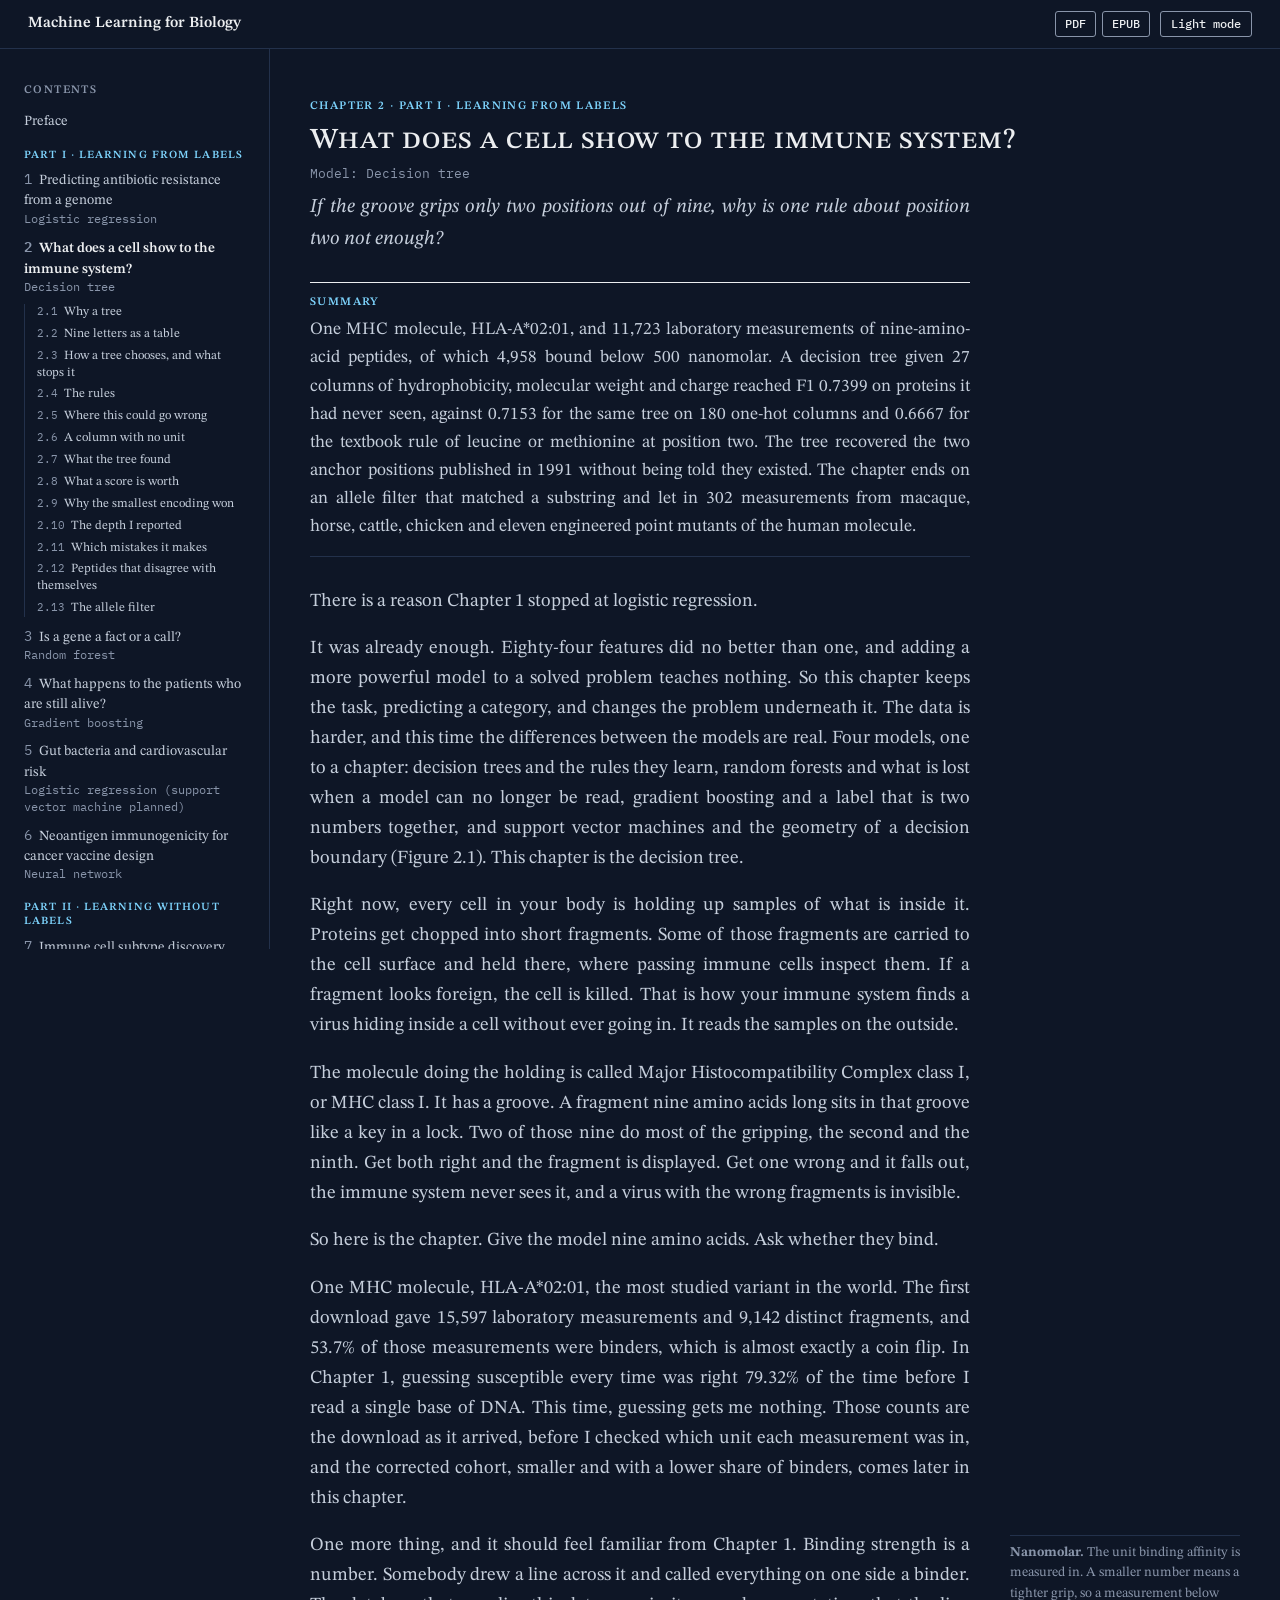
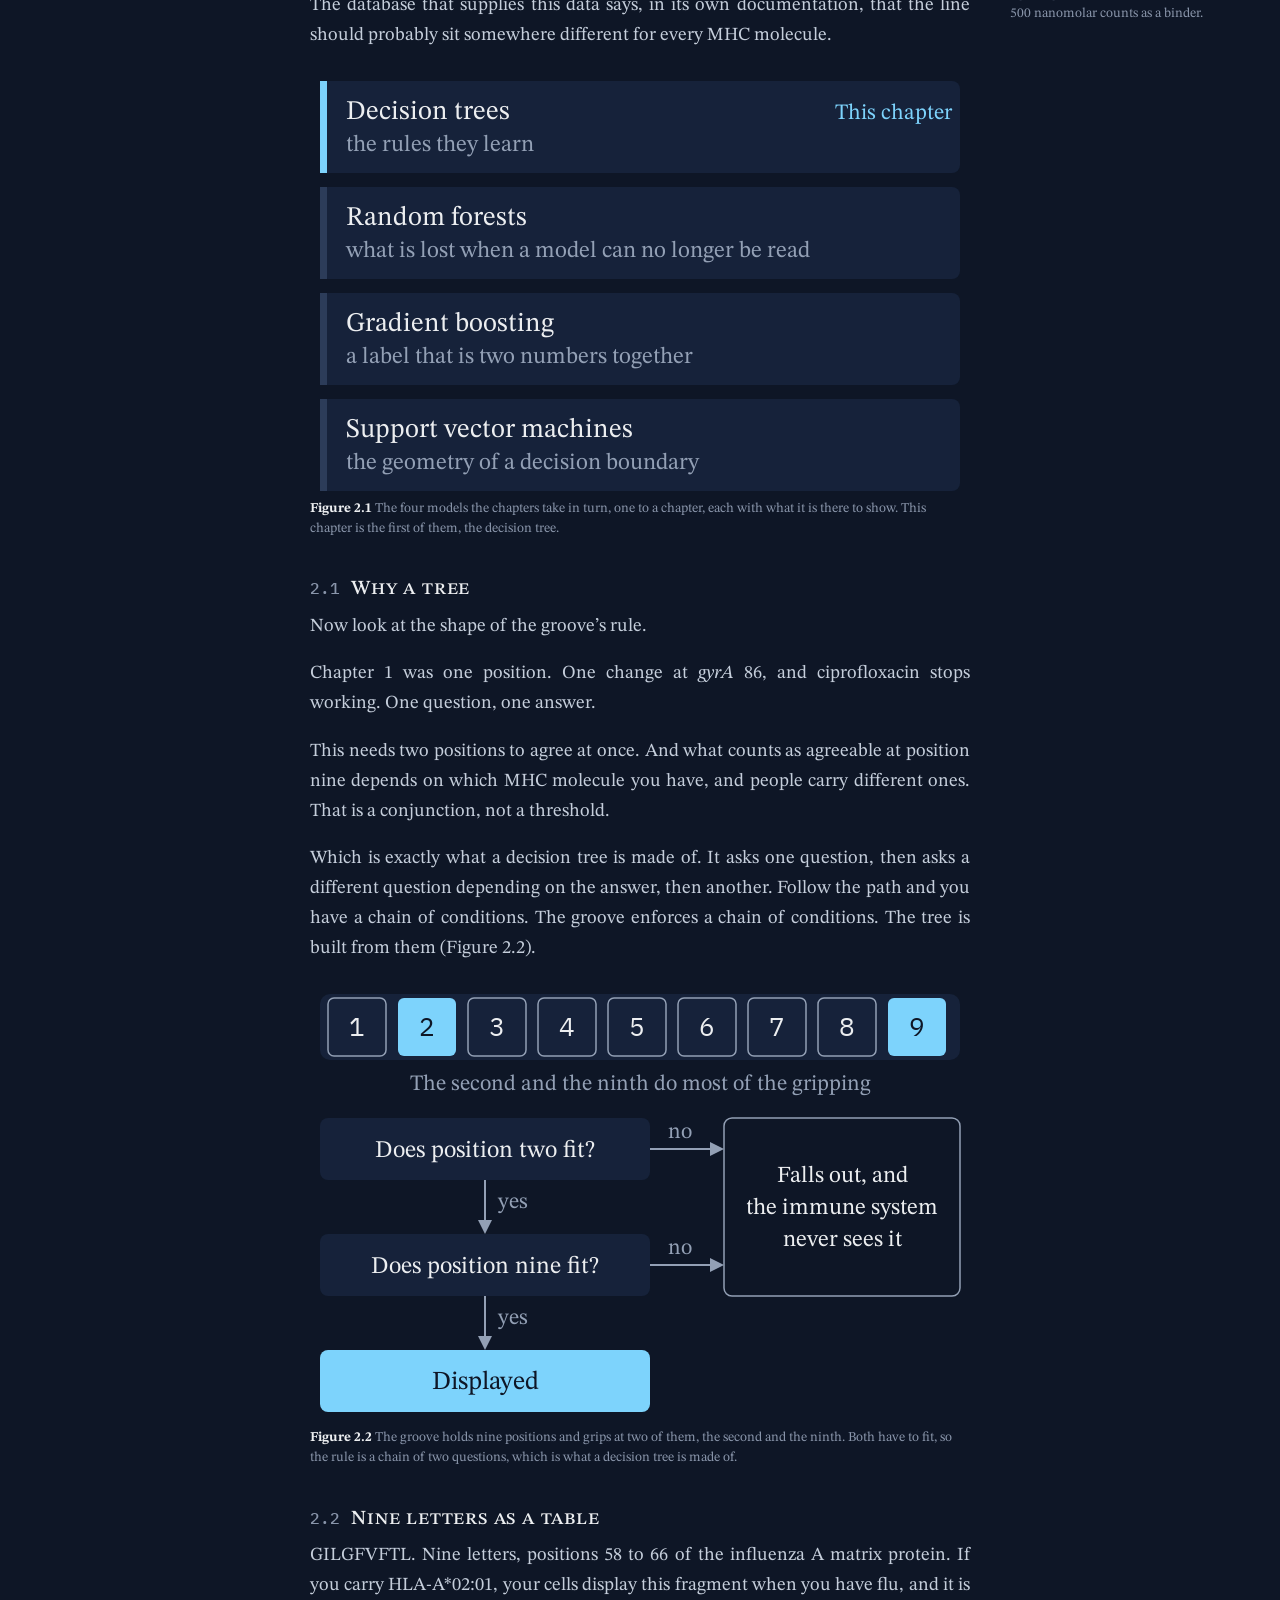
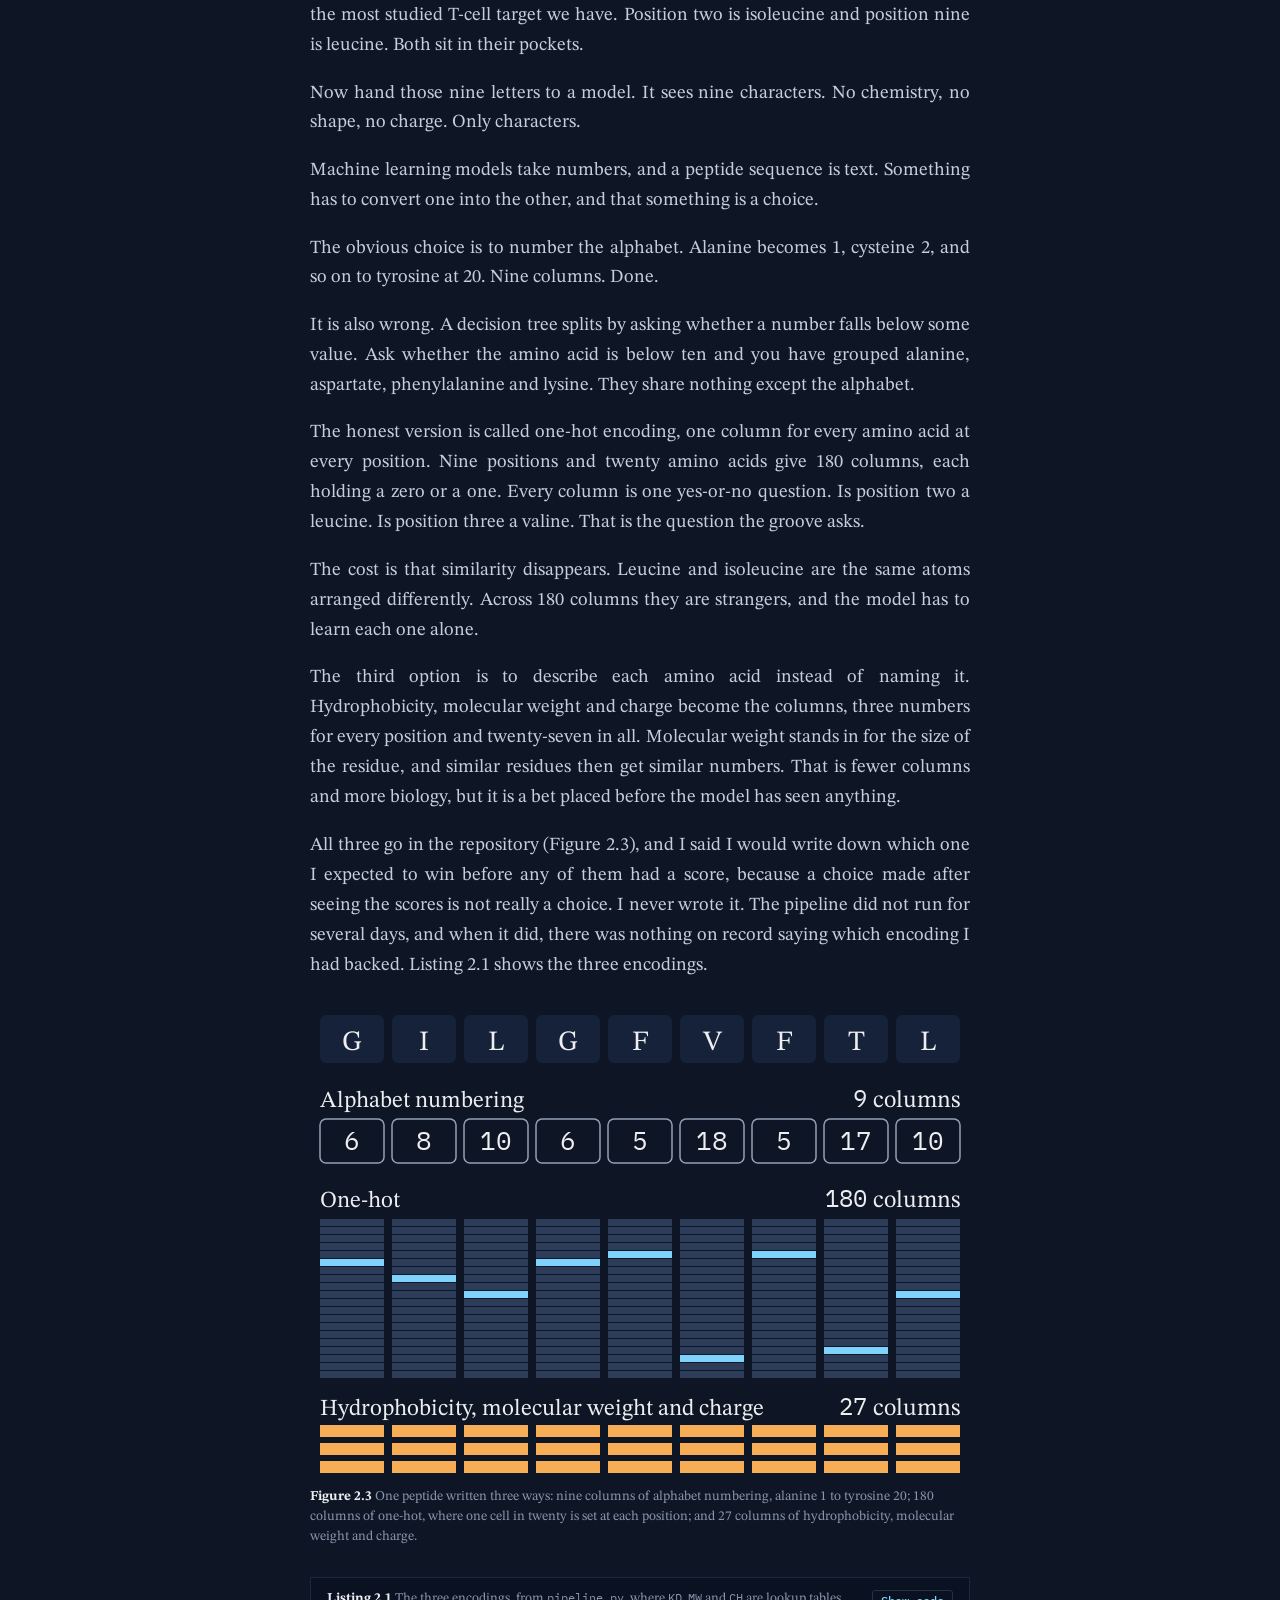
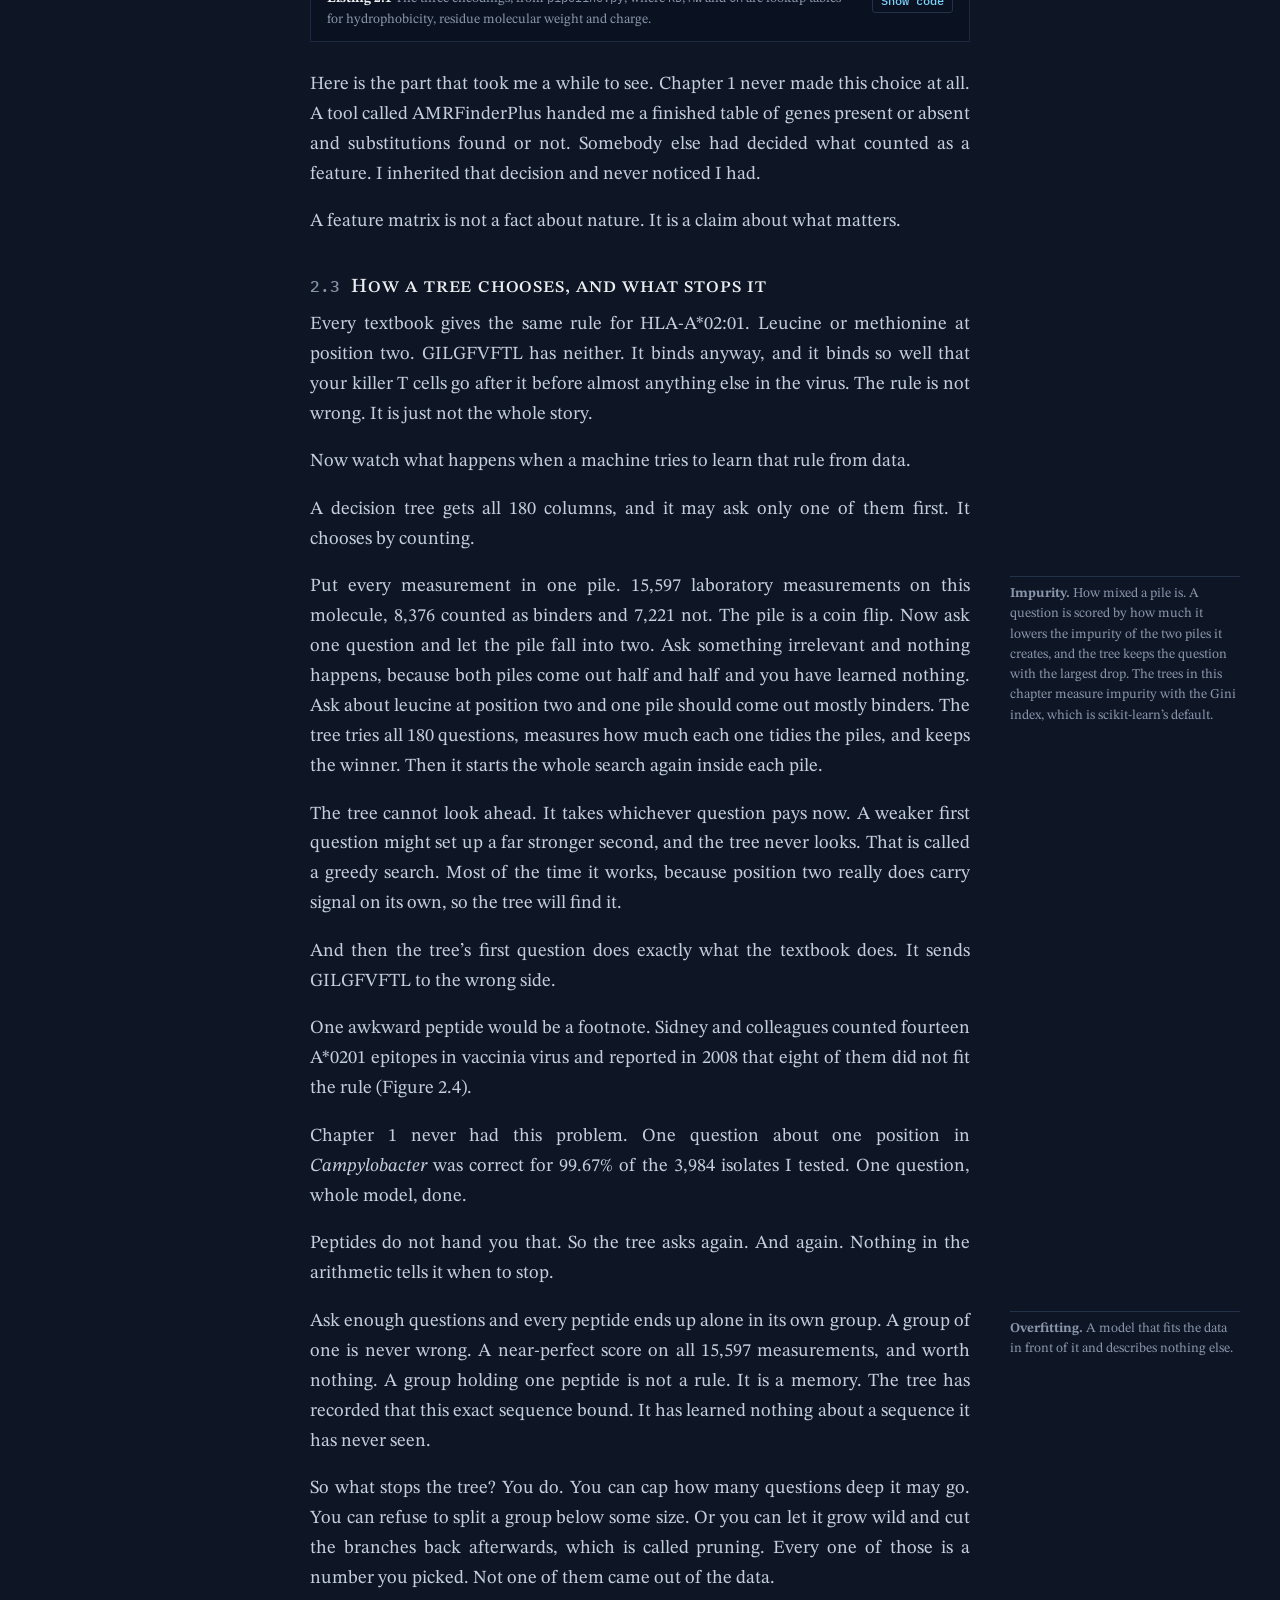
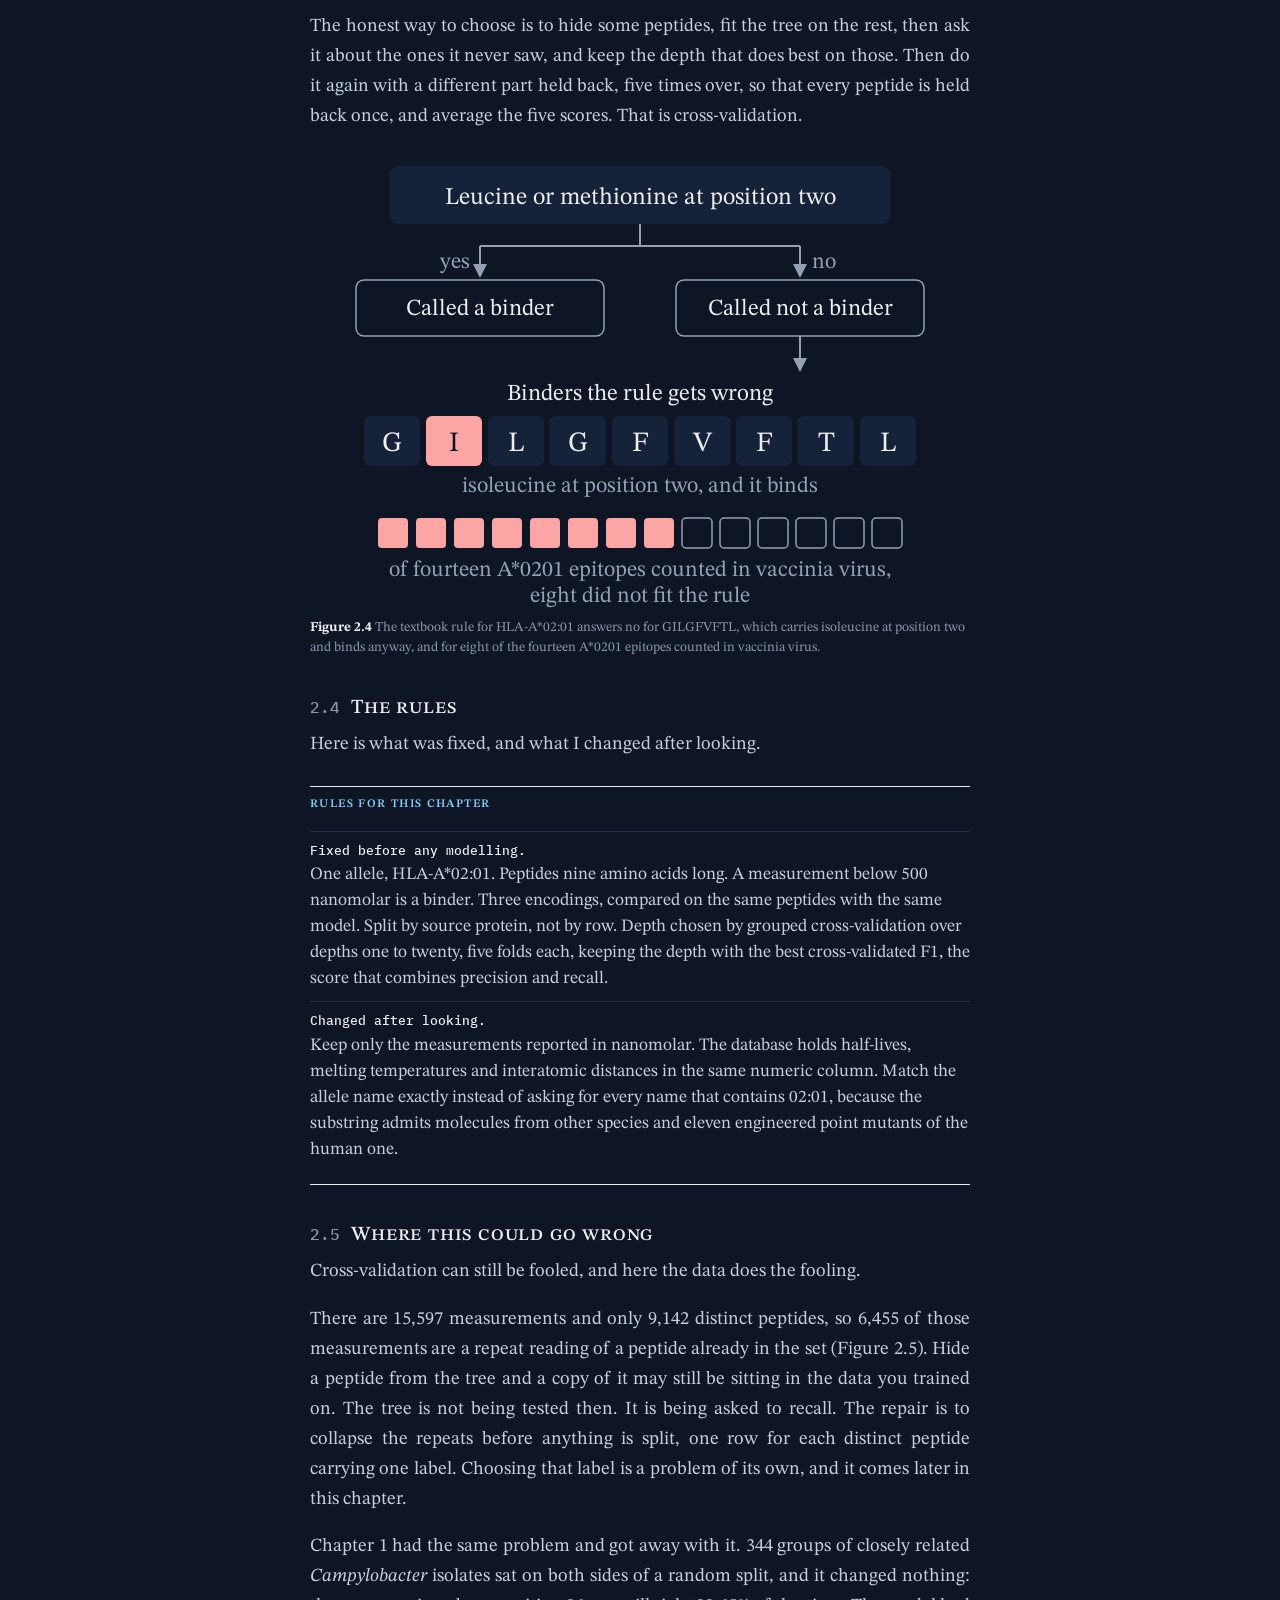
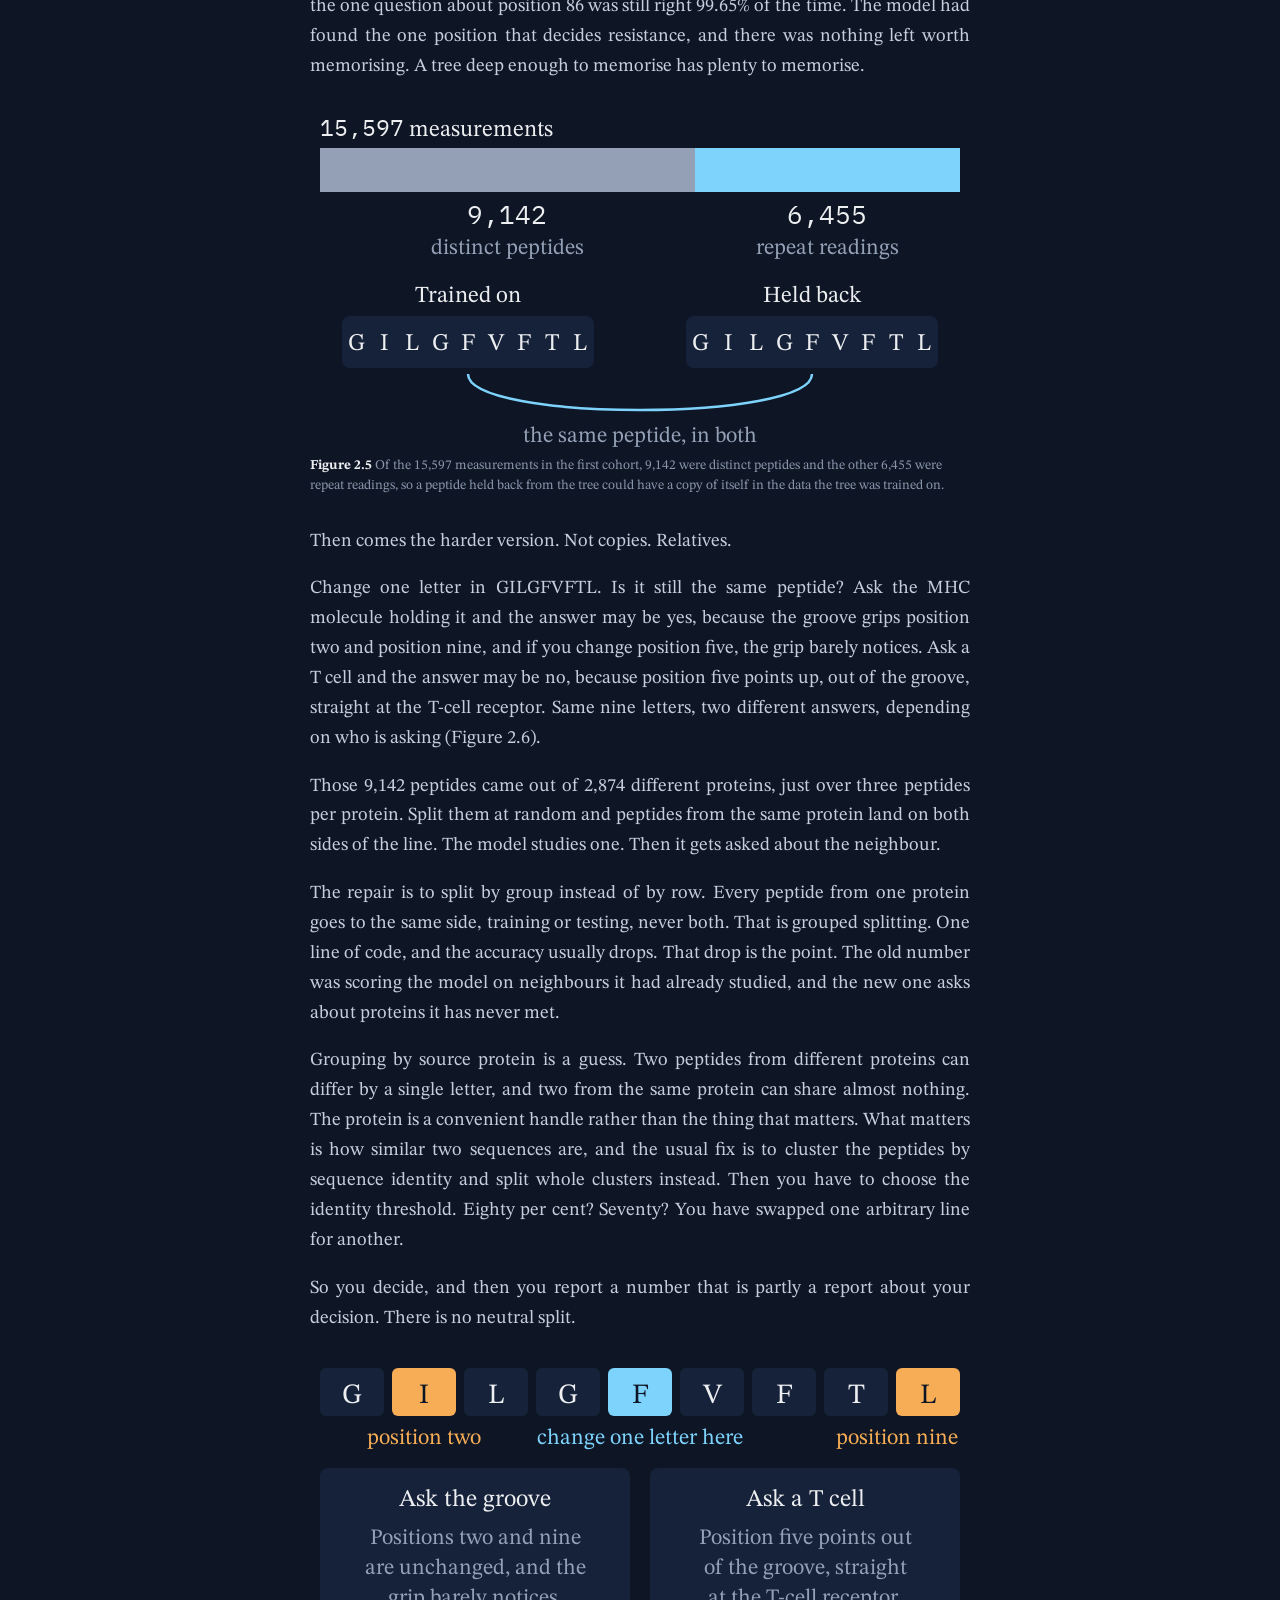
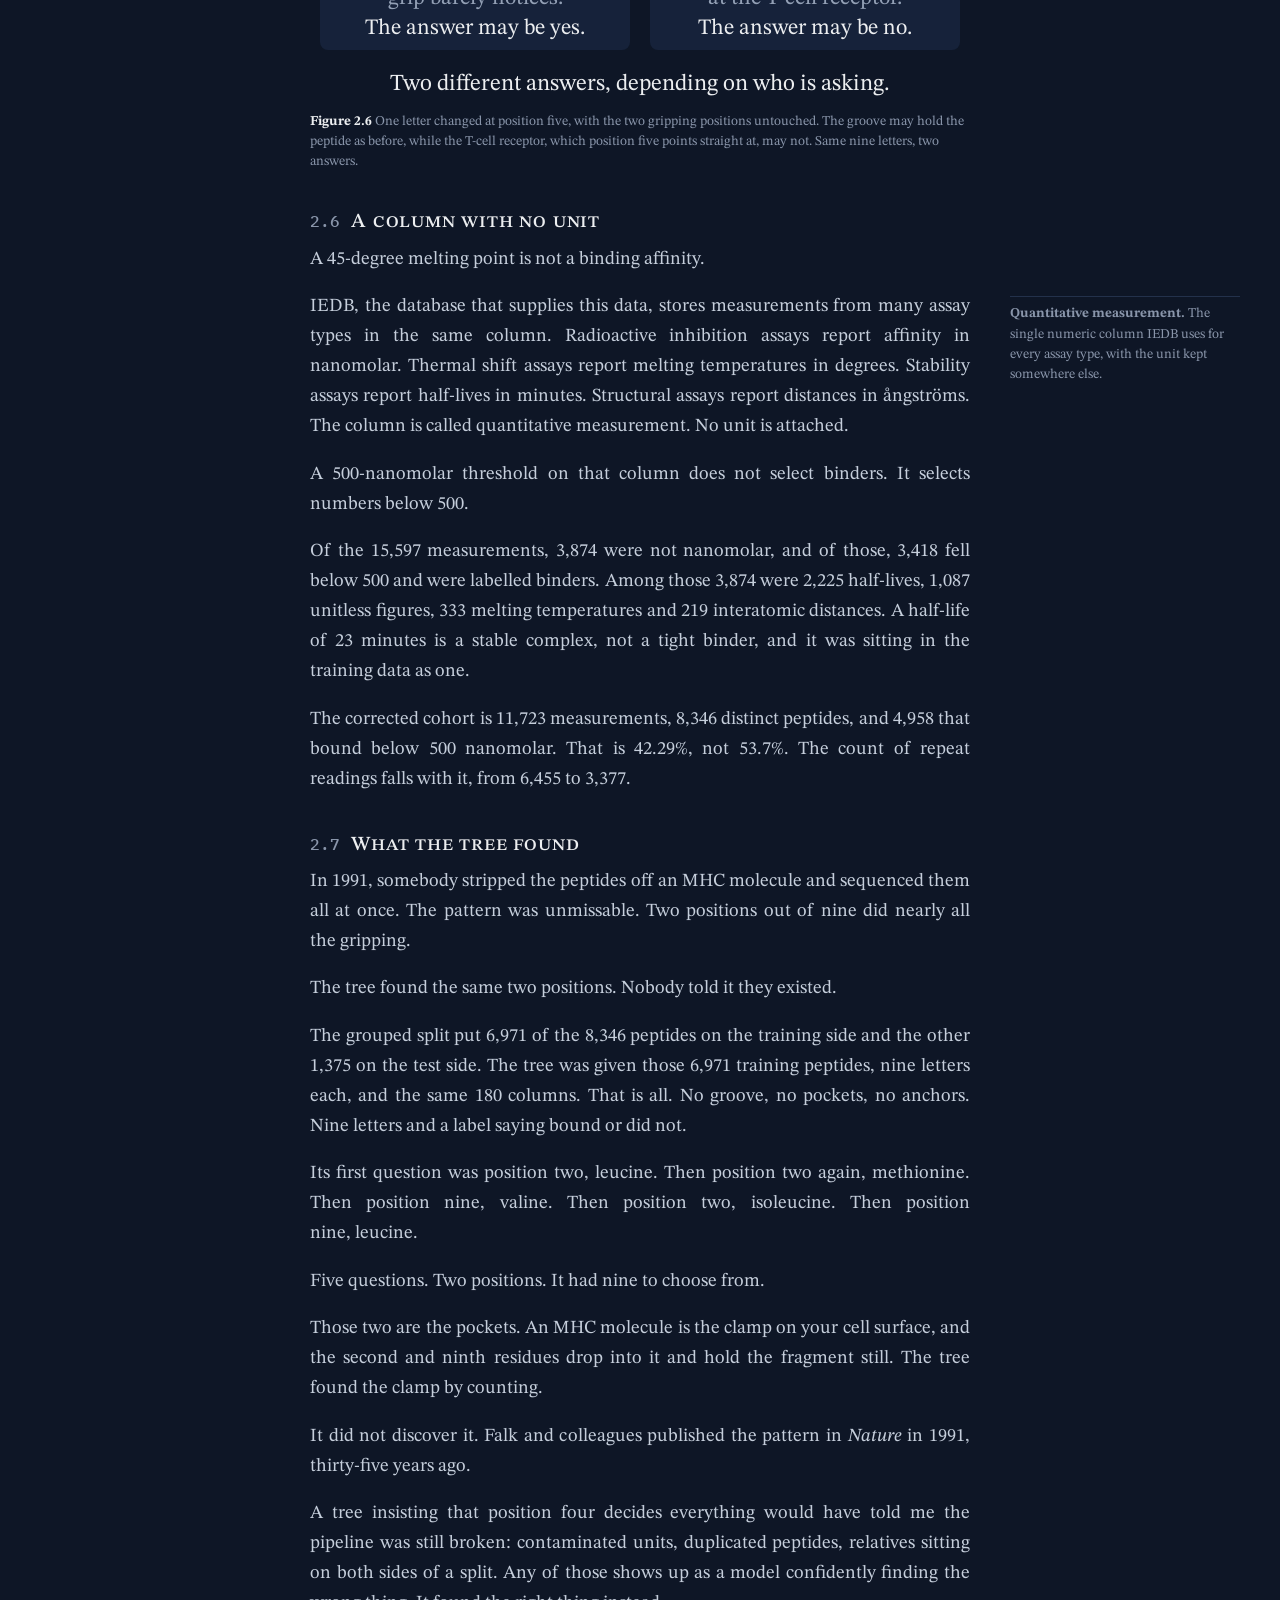
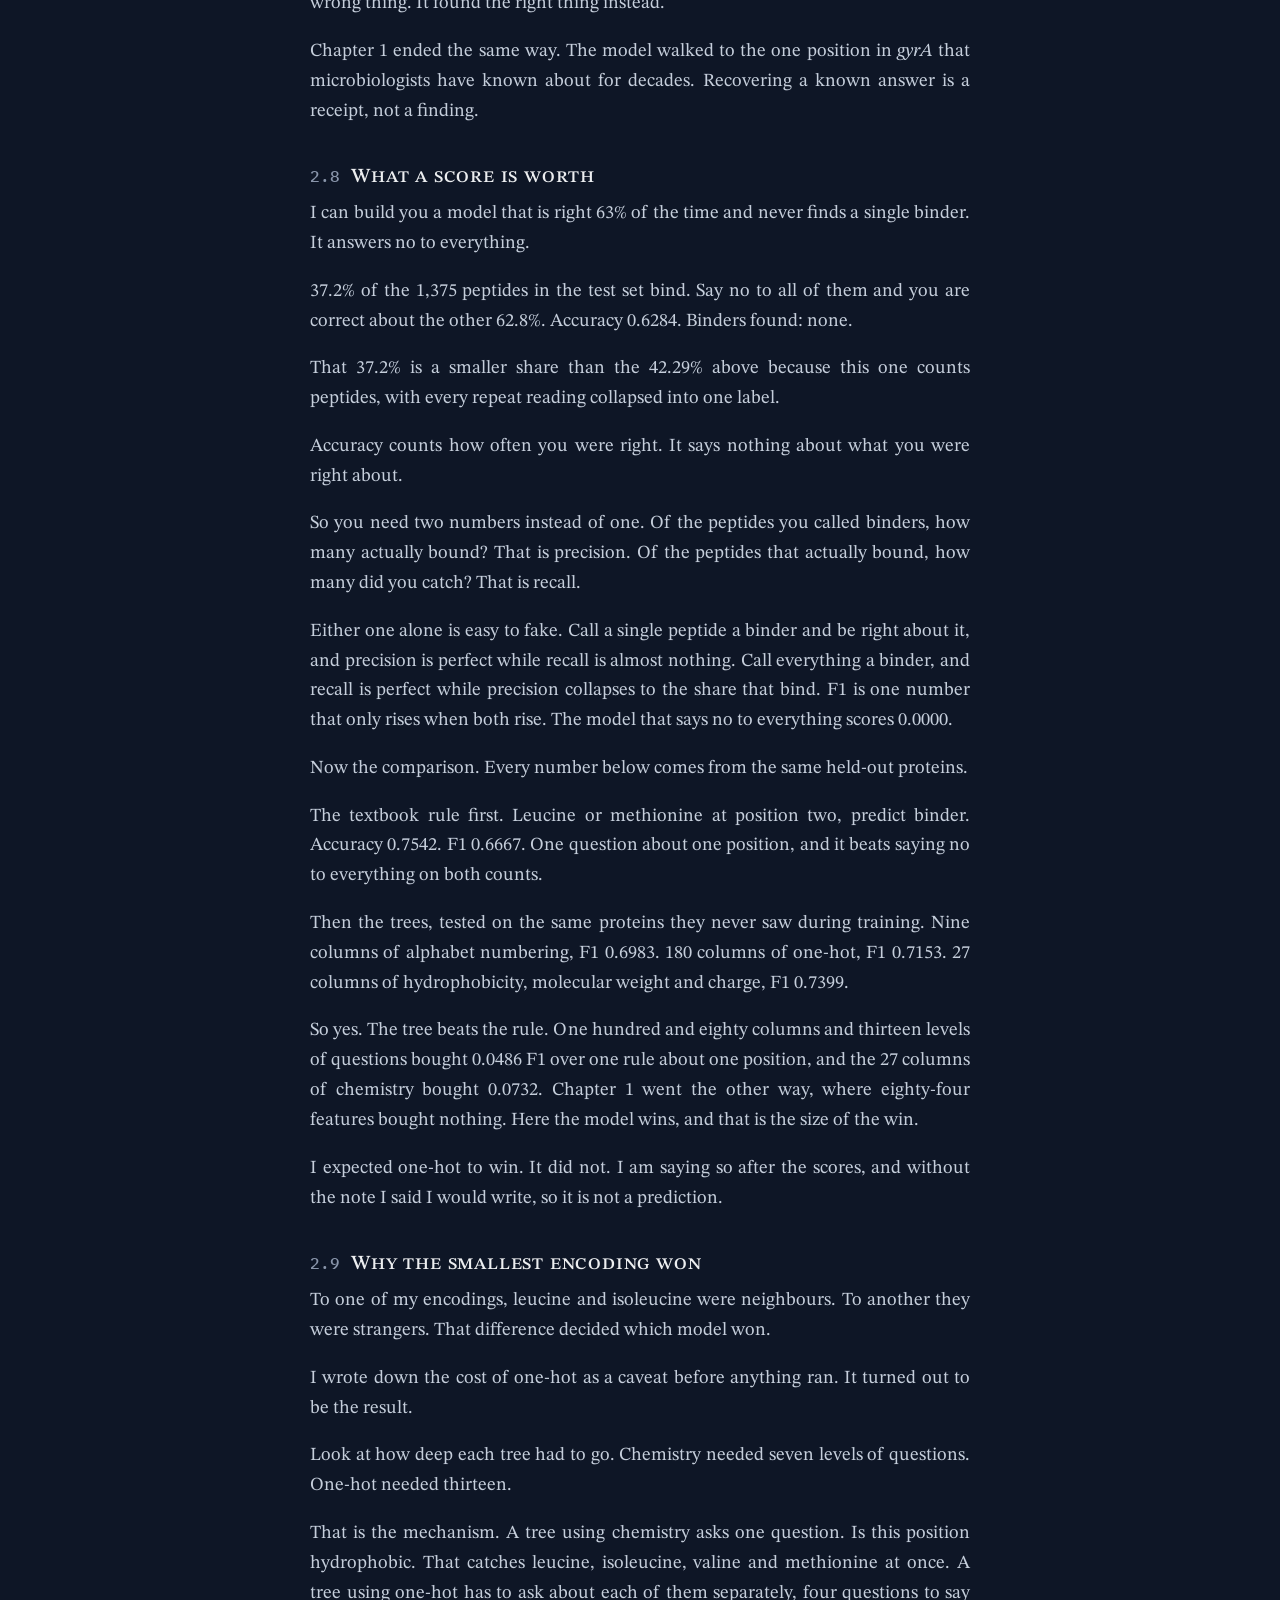
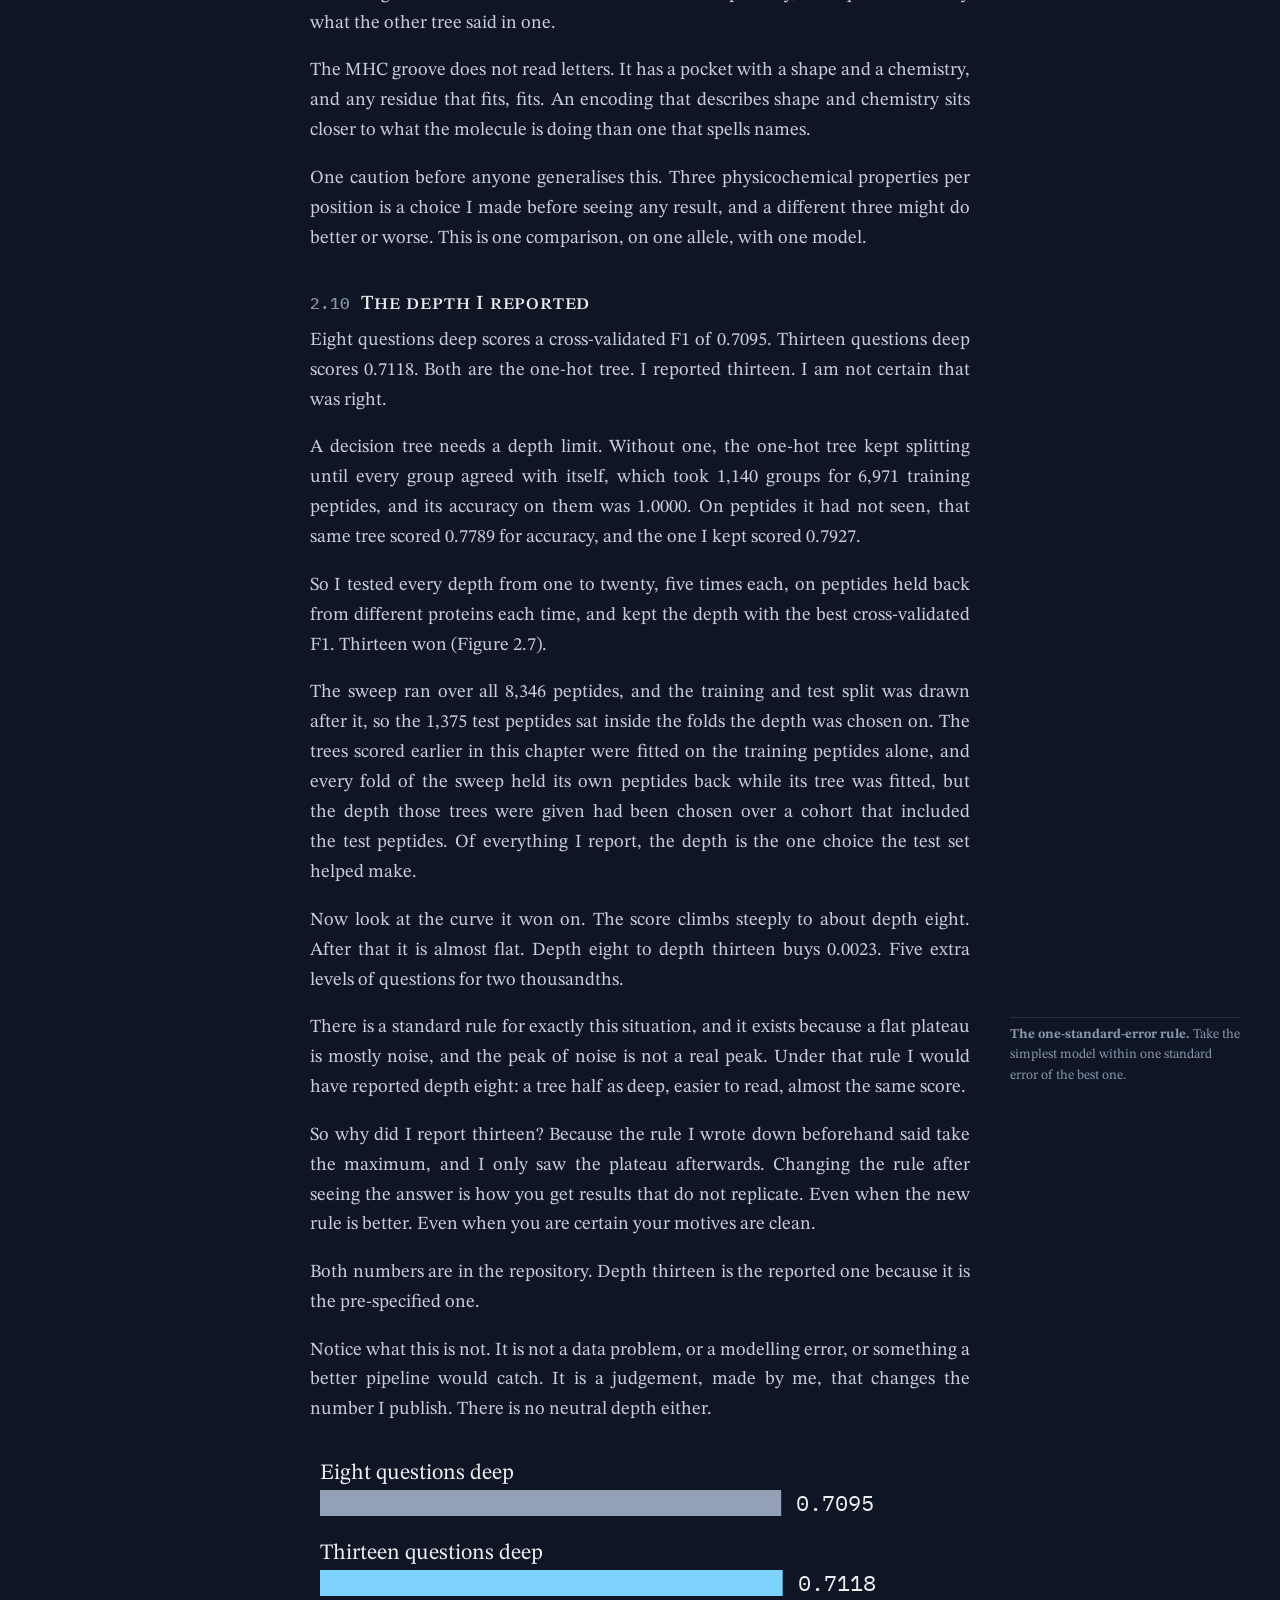
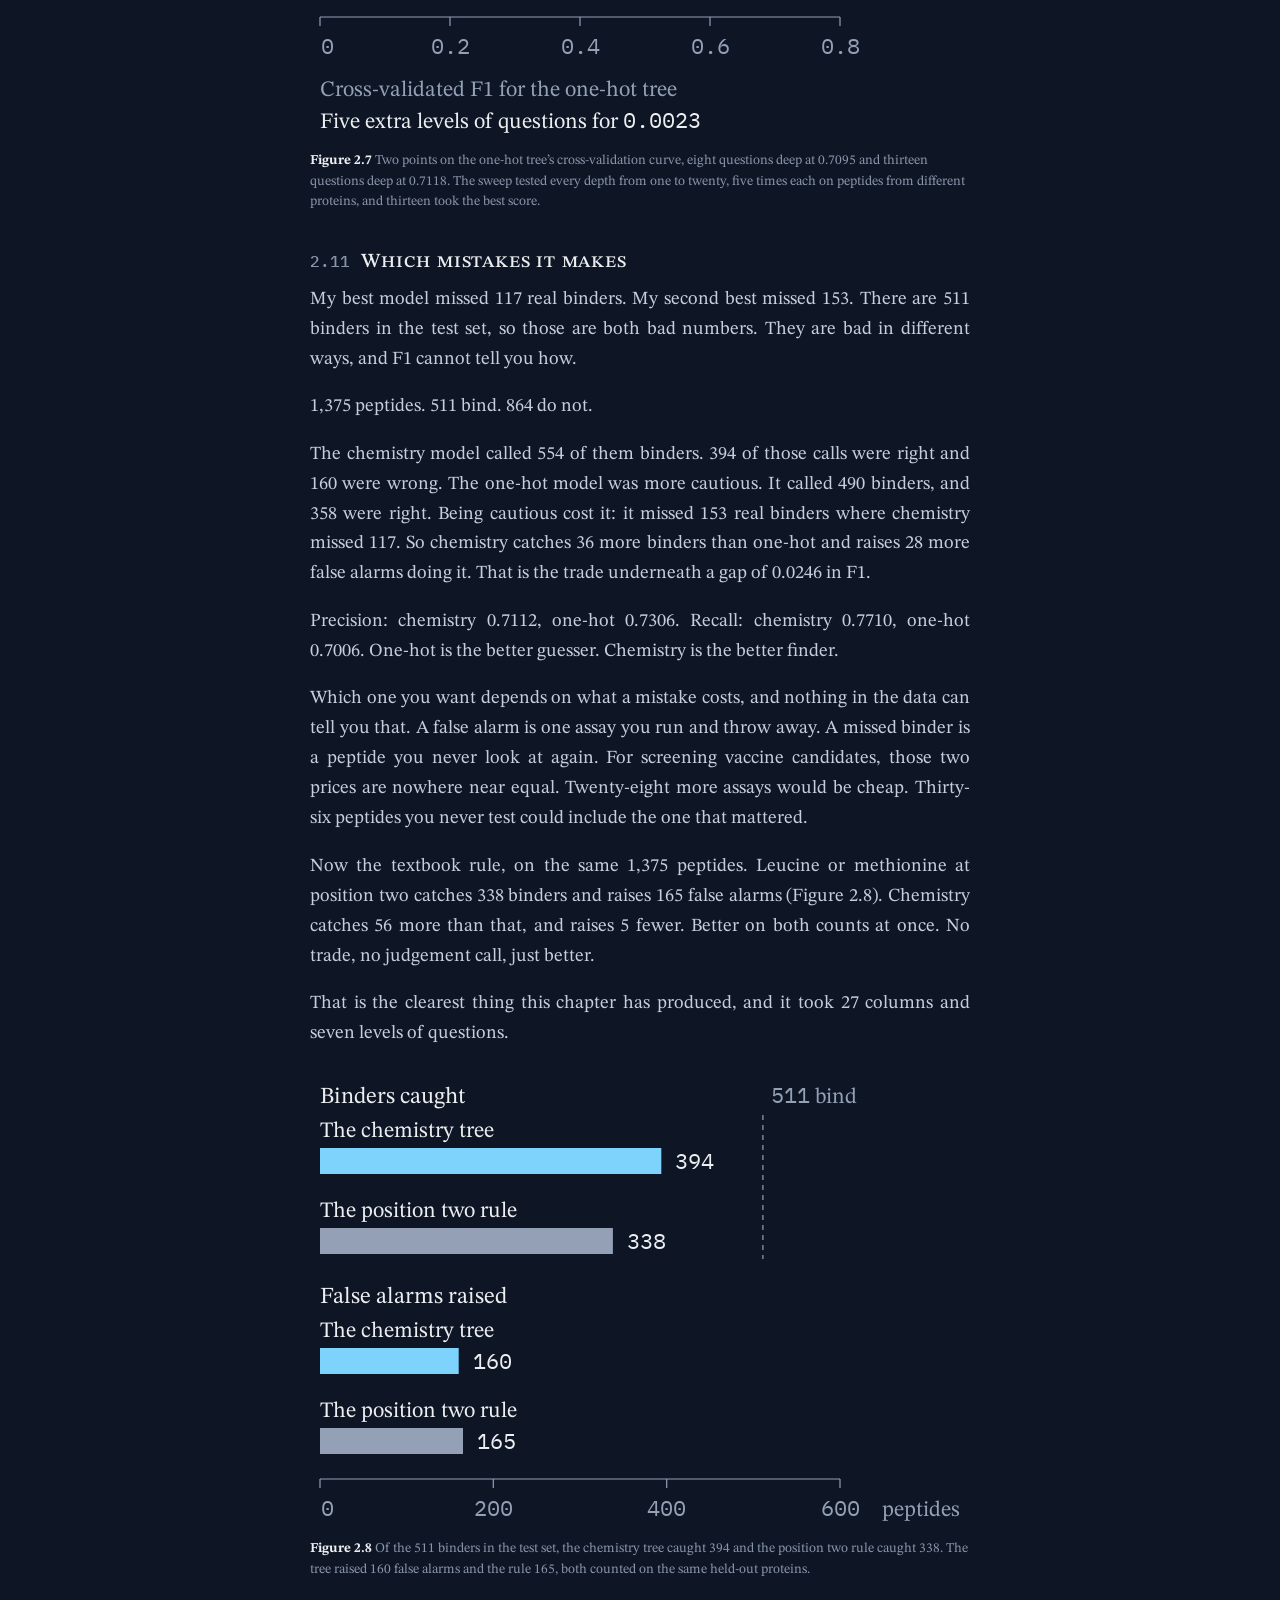
<file: docs/chapter-2.html>
<!doctype html><html lang="en-GB" data-theme="dark"><head><meta charset="utf-8">
<meta name="viewport" content="width=device-width,initial-scale=1">
<title>What does a cell show to the immune system? · Machine Learning for Biology</title>
<meta name="description" content="Machine Learning for Biology, a book by Qasim Hussain.">
<link rel="canonical" href="https://qasim-hussain-code.github.io/machine-learning-for-biology/chapter-2.html">
<meta property="og:type" content="article">
<meta property="og:site_name" content="Machine Learning for Biology">
<meta property="og:title" content="What does a cell show to the immune system? · Machine Learning for Biology">
<meta property="og:description" content="Machine Learning for Biology, a book by Qasim Hussain. Beta edition.">
<meta property="og:url" content="https://qasim-hussain-code.github.io/machine-learning-for-biology/chapter-2.html">
<meta property="og:locale" content="en_GB">
<meta property="og:image" content="https://qasim-hussain-code.github.io/machine-learning-for-biology/assets/share-card.jpg">
<meta property="og:image:width" content="1200"><meta property="og:image:height" content="630">
<meta property="og:image:alt" content="The cover of Machine Learning for Biology by Qasim Hussain, beside its title.">
<meta name="twitter:card" content="summary_large_image">
<link rel="preconnect" href="https://fonts.googleapis.com"><link rel="preconnect" href="https://fonts.gstatic.com" crossorigin>
<link href="https://fonts.googleapis.com/css2?family=STIX+Two+Text:ital,wght@0,400..700;1,400&family=IBM+Plex+Mono:wght@400;500;600&display=swap" rel="stylesheet"><link rel="stylesheet" href="assets/book.css">
<script>(function(){var r=document.documentElement;try{var s=localStorage.getItem('mlb-theme');if(s)r.dataset.theme=s;}catch(e){}})();</script>
</head><body class="lay-sidebar hs-smallcaps justify">
<a class="skip" href="#main">Skip to the text</a>
<header class="topbar"><a class="tb-title" href="index.html">Machine Learning for Biology</a>
<div class="tb-right"><a class="tb-ed" href="machine-learning-for-biology.pdf" aria-label="Download the print edition, PDF (2.0 MB)" title="Download the print edition, PDF (2.0 MB)">PDF</a><a class="tb-ed" href="machine-learning-for-biology.epub" download aria-label="Download the e-book edition, EPUB (0.5 MB)" title="Download the e-book edition, EPUB (0.5 MB)">EPUB</a><button class="modebtn" type="button" aria-label="Switch to light mode">Light<span class="wide"> mode</span></button></div></header>
<div class="frame"><nav class="toc" aria-label="Contents"><details class="tocd" open><summary class="toch">Contents</summary><ol><li><a href="preface.html">Preface</a></li><li class="part">Part I · Learning from labels</li><li><a href="chapter-1.html"><span class="n">1</span> Predicting antibiotic resistance from a genome<span class="m">Logistic regression</span></a></li><li class="on"><a href="chapter-2.html" aria-current="page"><span class="n">2</span> What does a cell show to the immune system?<span class="m">Decision tree</span></a><ol class="secs"><li><a href="#why-a-tree"><span class="sn">2.1</span>Why a tree</a></li><li><a href="#nine-letters-as-a-table"><span class="sn">2.2</span>Nine letters as a table</a></li><li><a href="#how-a-tree-chooses-and-what-stops-it"><span class="sn">2.3</span>How a tree chooses, and what stops it</a></li><li><a href="#the-rules"><span class="sn">2.4</span>The rules</a></li><li><a href="#where-this-could-go-wrong"><span class="sn">2.5</span>Where this could go wrong</a></li><li><a href="#a-column-with-no-unit"><span class="sn">2.6</span>A column with no unit</a></li><li><a href="#what-the-tree-found"><span class="sn">2.7</span>What the tree found</a></li><li><a href="#what-a-score-is-worth"><span class="sn">2.8</span>What a score is worth</a></li><li><a href="#why-the-smallest-encoding-won"><span class="sn">2.9</span>Why the smallest encoding won</a></li><li><a href="#the-depth-i-reported"><span class="sn">2.10</span>The depth I reported</a></li><li><a href="#which-mistakes-it-makes"><span class="sn">2.11</span>Which mistakes it makes</a></li><li><a href="#peptides-that-disagree-with-themselves"><span class="sn">2.12</span>Peptides that disagree with themselves</a></li><li><a href="#the-allele-filter"><span class="sn">2.13</span>The allele filter</a></li></ol></li><li><a href="chapter-3.html"><span class="n">3</span> Is a gene a fact or a call?<span class="m">Random forest</span></a></li><li><a href="chapter-4.html"><span class="n">4</span> What happens to the patients who are still alive?<span class="m">Gradient boosting</span></a></li><li><a href="chapter-5.html"><span class="n">5</span> Gut bacteria and cardiovascular risk<span class="m">Logistic regression (support vector machine planned)</span></a></li><li><a href="chapter-6.html"><span class="n">6</span> Neoantigen immunogenicity for cancer vaccine design<span class="m">Neural network</span></a></li><li class="part">Part II · Learning without labels</li><li><a href="chapter-7.html"><span class="n">7</span> Immune cell subtype discovery from single-cell RNA-seq<span class="m">k-means</span></a></li><li><a href="epilogue.html">Epilogue</a></li></ol><p class="tohome"><a href="index.html">Title page and contents</a></p></details></nav><main class="col" id="main"><header class="opener op-smallcaps"><p class="op-kicker">Chapter 2 · Part I · Learning from labels</p>
<h1 class="op-title">What does a cell show to the immune system?</h1><p class="op-model">Model: Decision tree</p>
<p class="op-question">If the groove grips only two positions out of nine, why is one rule about position two not enough?</p></header><section class="summary"><p class="sk">Summary</p><p>One MHC molecule, <span class="nw">HLA-A*02:01</span>, and 11,723 laboratory measurements of nine-amino-acid peptides, of which 4,958 bound below 500 nanomolar. A decision tree given 27 columns of hydrophobicity, molecular weight and charge reached F1 0.7399 on proteins it had never seen, against 0.7153 for the same tree on 180 one-hot columns and 0.6667 for the textbook rule of leucine or methionine at position two. The tree recovered the two anchor positions published in 1991 without being told they existed. The chapter ends on an allele filter that matched a substring and let in 302 measurements from macaque, horse, cattle, chicken and eleven engineered point mutants of the human molecule.</p></section><div class="bodywrap"><p>There is a reason Chapter 1 stopped at logistic regression.</p>
<p>It was already enough. Eighty-four features did no better than one, and adding a more powerful model to a solved
problem teaches nothing. So this chapter keeps the task, predicting a category, and changes the problem underneath
it. The data is harder, and this time the differences between the models are real. Four models, one to a chapter:
decision trees and the rules they learn, random forests and what is lost when a model can no longer be read,
gradient boosting and a label that is two numbers together, and support vector machines and the geometry of a
decision boundary (Figure 2.1). This chapter is the decision tree.</p>
<p>Right now, every cell in your body is holding up samples of what is inside it. Proteins get chopped into short
fragments. Some of those fragments are carried to the cell surface and held there, where passing immune cells inspect
them. If a fragment looks foreign, the cell is killed. That is how your immune system finds a virus hiding inside a
cell without ever going in. It reads the samples on the outside.</p>
<p>The molecule doing the holding is called Major Histocompatibility Complex class I, or MHC class I. It has a groove. A
fragment nine amino acids long sits in that groove like a key in a lock. Two of those nine do most of the gripping, the
second and the ninth. Get both right and the fragment is displayed. Get one wrong and it falls out, the immune system
never sees it, and a virus with the wrong fragments is invisible.</p>
<p>So here is the chapter. Give the model nine amino acids. Ask whether they bind.</p>
<p>One MHC molecule, <span class="nw">HLA-A*02:01</span>, the most studied variant in the world. The first download gave 15,597 laboratory
measurements and 9,142 distinct fragments, and 53.7% of those measurements were binders, which is almost exactly a coin
flip. In Chapter 1, guessing susceptible every time was right 79.32% of the time before I read a single base of DNA.
This time, guessing gets me nothing. Those counts are the download as it arrived, before I checked which unit each
measurement was in, and the corrected cohort, smaller and with a lower share of binders, comes later in this chapter.</p>
<aside class="note">
<p><strong>Nanomolar.</strong> The unit binding affinity is measured in. A smaller number means a
tighter grip, so a measurement below 500 nanomolar counts as a binder.</p>
</aside>
<p>One more thing, and it should feel familiar from Chapter 1. Binding strength is a number. Somebody drew a line across
it and called everything on one side a binder. The database that supplies this data says, in its own documentation,
that the line should probably sit somewhere different for every MHC molecule.</p>
<figure class="fig" id="fig-2-1"><svg role="img" aria-label="Four stacked panels, one for each model: decision trees, random forests, gradient boosting and support vector machines, each with a line saying what it is there to show. The decision tree panel is marked as this chapter." xmlns="http://www.w3.org/2000/svg" viewBox="0 0 640 410" class="figsvg">
  <g>
    <rect x="0" y="0" width="640" height="92" rx="8" class="fp"/>
    <rect x="0" y="0" width="7" height="92" class="fa"/>
    <text x="26" y="38" font-size="27" class="fi">Decision trees</text>
    <text x="632" y="38" font-size="22" text-anchor="end" class="fa">This chapter</text>
    <text x="26" y="70" font-size="23" class="fm">the rules they learn</text>
  </g>
  <g>
    <rect x="0" y="106" width="640" height="92" rx="8" class="fp"/>
    <rect x="0" y="106" width="7" height="92" class="fl"/>
    <text x="26" y="144" font-size="27" class="fi">Random forests</text>
    <text x="26" y="176" font-size="23" class="fm">what is lost when a model can no longer be read</text>
  </g>
  <g>
    <rect x="0" y="212" width="640" height="92" rx="8" class="fp"/>
    <rect x="0" y="212" width="7" height="92" class="fl"/>
    <text x="26" y="250" font-size="27" class="fi">Gradient boosting</text>
    <text x="26" y="282" font-size="23" class="fm">a label that is two numbers together</text>
  </g>
  <g>
    <rect x="0" y="318" width="640" height="92" rx="8" class="fp"/>
    <rect x="0" y="318" width="7" height="92" class="fl"/>
    <text x="26" y="356" font-size="27" class="fi">Support vector machines</text>
    <text x="26" y="388" font-size="23" class="fm">the geometry of a decision boundary</text>
  </g>
</svg>
<figcaption><b>Figure 2.1</b> The four models the chapters take in turn, one to a chapter, each with what it is there to show. This chapter is the first of them, the decision tree.</figcaption></figure>

<h2 id="why-a-tree"><span class="secno">2.1</span> Why a tree</h2>
<p>Now look at the shape of the groove&rsquo;s rule.</p>
<p>Chapter 1 was one position. One change at <em>gyrA</em> 86, and ciprofloxacin stops working. One question, one answer.</p>
<p>This needs two positions to agree at once. And what counts as agreeable at position nine depends on which MHC molecule
you have, and people carry different ones. That is a conjunction, not a threshold.</p>
<p>Which is exactly what a decision tree is made of. It asks one question, then asks a different question depending on the
answer, then another. Follow the path and you have a chain of conditions. The groove enforces a chain of conditions.
The tree is built from them (Figure 2.2).</p>
<figure class="fig" id="fig-2-2"><svg role="img" aria-label="A row of nine numbered boxes in a groove, with the second and the ninth filled in. Below it, a chain of two questions: does position two fit, then does position nine fit. A no at either question leads to a box saying the fragment falls out and the immune system never sees it, and a yes at both leads to a box saying displayed." xmlns="http://www.w3.org/2000/svg" viewBox="0 0 640 426" class="figsvg">
  <rect x="0" y="0" width="640" height="66" rx="10" class="fp"/>
  <g class="fn sm" stroke-width="1.5">
    <rect x="8" y="4" width="58" height="58" rx="6"/>
    <rect x="148" y="4" width="58" height="58" rx="6"/>
    <rect x="218" y="4" width="58" height="58" rx="6"/>
    <rect x="288" y="4" width="58" height="58" rx="6"/>
    <rect x="358" y="4" width="58" height="58" rx="6"/>
    <rect x="428" y="4" width="58" height="58" rx="6"/>
    <rect x="498" y="4" width="58" height="58" rx="6"/>
  </g>
  <g class="fa">
    <rect x="78" y="4" width="58" height="58" rx="6"/>
    <rect x="568" y="4" width="58" height="58" rx="6"/>
  </g>
  <g class="fi num" font-size="26" text-anchor="middle">
    <text x="37" y="42">1</text>
    <text x="177" y="42">3</text>
    <text x="247" y="42">4</text>
    <text x="317" y="42">5</text>
    <text x="387" y="42">6</text>
    <text x="457" y="42">7</text>
    <text x="527" y="42">8</text>
  </g>
  <g class="fbg num" font-size="26" text-anchor="middle">
    <text x="107" y="42">2</text>
    <text x="597" y="42">9</text>
  </g>
  <text x="320" y="96" font-size="22" text-anchor="middle" class="fm">The second and the ninth do most of the gripping</text>

  <rect x="0" y="124" width="330" height="62" rx="8" class="fp"/>
  <text x="165" y="163" font-size="24" text-anchor="middle" class="fi">Does position two fit?</text>
  <rect x="0" y="240" width="330" height="62" rx="8" class="fp"/>
  <text x="165" y="279" font-size="24" text-anchor="middle" class="fi">Does position nine fit?</text>
  <rect x="0" y="356" width="330" height="62" rx="8" class="fa"/>
  <text x="165" y="395" font-size="26" text-anchor="middle" class="fbg">Displayed</text>

  <g class="sm" stroke-width="2">
    <line x1="330" y1="155" x2="390" y2="155"/>
    <line x1="330" y1="271" x2="390" y2="271"/>
    <line x1="165" y1="186" x2="165" y2="226"/>
    <line x1="165" y1="302" x2="165" y2="342"/>
  </g>
  <g class="fm">
    <polygon points="390,148 404,155 390,162"/>
    <polygon points="390,264 404,271 390,278"/>
    <polygon points="158,226 165,240 172,226"/>
    <polygon points="158,342 165,356 172,342"/>
  </g>
  <g class="fm" font-size="22">
    <text x="360" y="144" text-anchor="middle">no</text>
    <text x="360" y="260" text-anchor="middle">no</text>
    <text x="178" y="214">yes</text>
    <text x="178" y="330">yes</text>
  </g>

  <rect x="404" y="124" width="236" height="178" rx="8" class="fn sm" stroke-width="1.5"/>
  <g class="fi" font-size="23" text-anchor="middle">
    <text x="522" y="188">Falls out, and</text>
    <text x="522" y="220">the immune system</text>
    <text x="522" y="252">never sees it</text>
  </g>
</svg>
<figcaption><b>Figure 2.2</b> The groove holds nine positions and grips at two of them, the second and the ninth. Both have to fit, so the rule is a chain of two questions, which is what a decision tree is made of.</figcaption></figure>

<h2 id="nine-letters-as-a-table"><span class="secno">2.2</span> Nine letters as a table</h2>
<p>GILGFVFTL. Nine letters, positions 58 to 66 of the influenza A matrix protein. If you carry <span class="nw">HLA-A*02:01</span>, your cells
display this fragment when you have flu, and it is the most studied T-cell target we have. Position two is isoleucine
and position nine is leucine. Both sit in their pockets.</p>
<p>Now hand those nine letters to a model. It sees nine characters. No chemistry, no shape, no charge. Only characters.</p>
<p>Machine learning models take numbers, and a peptide sequence is text. Something has to convert one into the other, and
that something is a choice.</p>
<p>The obvious choice is to number the alphabet. Alanine becomes 1, cysteine 2, and so on to tyrosine at 20. Nine columns.
Done.</p>
<p>It is also wrong. A decision tree splits by asking whether a number falls below some value. Ask whether the amino acid
is below ten and you have grouped alanine, aspartate, phenylalanine and lysine. They share nothing except the alphabet.</p>
<p>The honest version is called one-hot encoding, one column for every amino acid at every position. Nine positions and
twenty amino acids give 180 columns, each holding a zero or a one. Every column is one yes-or-no question. Is position
two a leucine. Is position three a valine. That is the question the groove asks.</p>
<p>The cost is that similarity disappears. Leucine and isoleucine are the same atoms arranged differently. Across 180
columns they are strangers, and the model has to learn each one alone.</p>
<p>The third option is to describe each amino acid instead of naming it. Hydrophobicity, molecular weight and charge become
the columns, three numbers for every position and twenty-seven in all. Molecular weight stands in for the size of the
residue, and similar residues then get similar numbers. That is fewer columns and more biology, but it is a bet placed
before the model has seen anything.</p>
<p>All three go in the repository (Figure 2.3), and I said I would write down which one I expected to win before any of
them had a score, because a choice made after seeing the scores is not really a choice. I never wrote it. The pipeline
did not run for several days, and when it did, there was nothing on record saying which encoding I had backed.
Listing 2.1 shows the three encodings.</p>
<figure class="fig" id="fig-2-3"><svg role="img" aria-label="The peptide GILGFVFTL as nine letters, then as nine numbers, one for each amino acid's place in the alphabet of twenty, then as nine columns of twenty cells with one cell filled in each column, then as nine groups of three filled cells." xmlns="http://www.w3.org/2000/svg" viewBox="0 0 640 468" class="figsvg">
  <g class="fp">
    <rect x="0" y="4" width="64" height="48" rx="6"/>
    <rect x="72" y="4" width="64" height="48" rx="6"/>
    <rect x="144" y="4" width="64" height="48" rx="6"/>
    <rect x="216" y="4" width="64" height="48" rx="6"/>
    <rect x="288" y="4" width="64" height="48" rx="6"/>
    <rect x="360" y="4" width="64" height="48" rx="6"/>
    <rect x="432" y="4" width="64" height="48" rx="6"/>
    <rect x="504" y="4" width="64" height="48" rx="6"/>
    <rect x="576" y="4" width="64" height="48" rx="6"/>
  </g>
  <g class="fi" font-size="28" text-anchor="middle">
    <text x="32" y="39">G</text>
    <text x="104" y="39">I</text>
    <text x="176" y="39">L</text>
    <text x="248" y="39">G</text>
    <text x="320" y="39">F</text>
    <text x="392" y="39">V</text>
    <text x="464" y="39">F</text>
    <text x="536" y="39">T</text>
    <text x="608" y="39">L</text>
  </g>

  <text x="0" y="96" font-size="23" class="fi">Alphabet numbering</text>
  <text x="640" y="96" font-size="24" text-anchor="end" class="fi"><tspan class="num">9</tspan> columns</text>
  <g class="fn sm" stroke-width="1.5">
    <rect x="0" y="108" width="64" height="44" rx="6"/>
    <rect x="72" y="108" width="64" height="44" rx="6"/>
    <rect x="144" y="108" width="64" height="44" rx="6"/>
    <rect x="216" y="108" width="64" height="44" rx="6"/>
    <rect x="288" y="108" width="64" height="44" rx="6"/>
    <rect x="360" y="108" width="64" height="44" rx="6"/>
    <rect x="432" y="108" width="64" height="44" rx="6"/>
    <rect x="504" y="108" width="64" height="44" rx="6"/>
    <rect x="576" y="108" width="64" height="44" rx="6"/>
  </g>
  <g class="fi num" font-size="26" text-anchor="middle">
    <text x="32" y="139">6</text>
    <text x="104" y="139">8</text>
    <text x="176" y="139">10</text>
    <text x="248" y="139">6</text>
    <text x="320" y="139">5</text>
    <text x="392" y="139">18</text>
    <text x="464" y="139">5</text>
    <text x="536" y="139">17</text>
    <text x="608" y="139">10</text>
  </g>

  <text x="0" y="196" font-size="23" class="fi">One-hot</text>
  <text x="640" y="196" font-size="24" text-anchor="end" class="fi"><tspan class="num">180</tspan> columns</text>
  <g class="fl">
    <rect x="0" y="208" width="64" height="7"/>
    <rect x="0" y="216" width="64" height="7"/>
    <rect x="0" y="224" width="64" height="7"/>
    <rect x="0" y="232" width="64" height="7"/>
    <rect x="0" y="240" width="64" height="7"/>
    <rect x="0" y="256" width="64" height="7"/>
    <rect x="0" y="264" width="64" height="7"/>
    <rect x="0" y="272" width="64" height="7"/>
    <rect x="0" y="280" width="64" height="7"/>
    <rect x="0" y="288" width="64" height="7"/>
    <rect x="0" y="296" width="64" height="7"/>
    <rect x="0" y="304" width="64" height="7"/>
    <rect x="0" y="312" width="64" height="7"/>
    <rect x="0" y="320" width="64" height="7"/>
    <rect x="0" y="328" width="64" height="7"/>
    <rect x="0" y="336" width="64" height="7"/>
    <rect x="0" y="344" width="64" height="7"/>
    <rect x="0" y="352" width="64" height="7"/>
    <rect x="0" y="360" width="64" height="7"/>
    <rect x="72" y="208" width="64" height="7"/>
    <rect x="72" y="216" width="64" height="7"/>
    <rect x="72" y="224" width="64" height="7"/>
    <rect x="72" y="232" width="64" height="7"/>
    <rect x="72" y="240" width="64" height="7"/>
    <rect x="72" y="248" width="64" height="7"/>
    <rect x="72" y="256" width="64" height="7"/>
    <rect x="72" y="272" width="64" height="7"/>
    <rect x="72" y="280" width="64" height="7"/>
    <rect x="72" y="288" width="64" height="7"/>
    <rect x="72" y="296" width="64" height="7"/>
    <rect x="72" y="304" width="64" height="7"/>
    <rect x="72" y="312" width="64" height="7"/>
    <rect x="72" y="320" width="64" height="7"/>
    <rect x="72" y="328" width="64" height="7"/>
    <rect x="72" y="336" width="64" height="7"/>
    <rect x="72" y="344" width="64" height="7"/>
    <rect x="72" y="352" width="64" height="7"/>
    <rect x="72" y="360" width="64" height="7"/>
    <rect x="144" y="208" width="64" height="7"/>
    <rect x="144" y="216" width="64" height="7"/>
    <rect x="144" y="224" width="64" height="7"/>
    <rect x="144" y="232" width="64" height="7"/>
    <rect x="144" y="240" width="64" height="7"/>
    <rect x="144" y="248" width="64" height="7"/>
    <rect x="144" y="256" width="64" height="7"/>
    <rect x="144" y="264" width="64" height="7"/>
    <rect x="144" y="272" width="64" height="7"/>
    <rect x="144" y="288" width="64" height="7"/>
    <rect x="144" y="296" width="64" height="7"/>
    <rect x="144" y="304" width="64" height="7"/>
    <rect x="144" y="312" width="64" height="7"/>
    <rect x="144" y="320" width="64" height="7"/>
    <rect x="144" y="328" width="64" height="7"/>
    <rect x="144" y="336" width="64" height="7"/>
    <rect x="144" y="344" width="64" height="7"/>
    <rect x="144" y="352" width="64" height="7"/>
    <rect x="144" y="360" width="64" height="7"/>
    <rect x="216" y="208" width="64" height="7"/>
    <rect x="216" y="216" width="64" height="7"/>
    <rect x="216" y="224" width="64" height="7"/>
    <rect x="216" y="232" width="64" height="7"/>
    <rect x="216" y="240" width="64" height="7"/>
    <rect x="216" y="256" width="64" height="7"/>
    <rect x="216" y="264" width="64" height="7"/>
    <rect x="216" y="272" width="64" height="7"/>
    <rect x="216" y="280" width="64" height="7"/>
    <rect x="216" y="288" width="64" height="7"/>
    <rect x="216" y="296" width="64" height="7"/>
    <rect x="216" y="304" width="64" height="7"/>
    <rect x="216" y="312" width="64" height="7"/>
    <rect x="216" y="320" width="64" height="7"/>
    <rect x="216" y="328" width="64" height="7"/>
    <rect x="216" y="336" width="64" height="7"/>
    <rect x="216" y="344" width="64" height="7"/>
    <rect x="216" y="352" width="64" height="7"/>
    <rect x="216" y="360" width="64" height="7"/>
    <rect x="288" y="208" width="64" height="7"/>
    <rect x="288" y="216" width="64" height="7"/>
    <rect x="288" y="224" width="64" height="7"/>
    <rect x="288" y="232" width="64" height="7"/>
    <rect x="288" y="248" width="64" height="7"/>
    <rect x="288" y="256" width="64" height="7"/>
    <rect x="288" y="264" width="64" height="7"/>
    <rect x="288" y="272" width="64" height="7"/>
    <rect x="288" y="280" width="64" height="7"/>
    <rect x="288" y="288" width="64" height="7"/>
    <rect x="288" y="296" width="64" height="7"/>
    <rect x="288" y="304" width="64" height="7"/>
    <rect x="288" y="312" width="64" height="7"/>
    <rect x="288" y="320" width="64" height="7"/>
    <rect x="288" y="328" width="64" height="7"/>
    <rect x="288" y="336" width="64" height="7"/>
    <rect x="288" y="344" width="64" height="7"/>
    <rect x="288" y="352" width="64" height="7"/>
    <rect x="288" y="360" width="64" height="7"/>
    <rect x="360" y="208" width="64" height="7"/>
    <rect x="360" y="216" width="64" height="7"/>
    <rect x="360" y="224" width="64" height="7"/>
    <rect x="360" y="232" width="64" height="7"/>
    <rect x="360" y="240" width="64" height="7"/>
    <rect x="360" y="248" width="64" height="7"/>
    <rect x="360" y="256" width="64" height="7"/>
    <rect x="360" y="264" width="64" height="7"/>
    <rect x="360" y="272" width="64" height="7"/>
    <rect x="360" y="280" width="64" height="7"/>
    <rect x="360" y="288" width="64" height="7"/>
    <rect x="360" y="296" width="64" height="7"/>
    <rect x="360" y="304" width="64" height="7"/>
    <rect x="360" y="312" width="64" height="7"/>
    <rect x="360" y="320" width="64" height="7"/>
    <rect x="360" y="328" width="64" height="7"/>
    <rect x="360" y="336" width="64" height="7"/>
    <rect x="360" y="352" width="64" height="7"/>
    <rect x="360" y="360" width="64" height="7"/>
    <rect x="432" y="208" width="64" height="7"/>
    <rect x="432" y="216" width="64" height="7"/>
    <rect x="432" y="224" width="64" height="7"/>
    <rect x="432" y="232" width="64" height="7"/>
    <rect x="432" y="248" width="64" height="7"/>
    <rect x="432" y="256" width="64" height="7"/>
    <rect x="432" y="264" width="64" height="7"/>
    <rect x="432" y="272" width="64" height="7"/>
    <rect x="432" y="280" width="64" height="7"/>
    <rect x="432" y="288" width="64" height="7"/>
    <rect x="432" y="296" width="64" height="7"/>
    <rect x="432" y="304" width="64" height="7"/>
    <rect x="432" y="312" width="64" height="7"/>
    <rect x="432" y="320" width="64" height="7"/>
    <rect x="432" y="328" width="64" height="7"/>
    <rect x="432" y="336" width="64" height="7"/>
    <rect x="432" y="344" width="64" height="7"/>
    <rect x="432" y="352" width="64" height="7"/>
    <rect x="432" y="360" width="64" height="7"/>
    <rect x="504" y="208" width="64" height="7"/>
    <rect x="504" y="216" width="64" height="7"/>
    <rect x="504" y="224" width="64" height="7"/>
    <rect x="504" y="232" width="64" height="7"/>
    <rect x="504" y="240" width="64" height="7"/>
    <rect x="504" y="248" width="64" height="7"/>
    <rect x="504" y="256" width="64" height="7"/>
    <rect x="504" y="264" width="64" height="7"/>
    <rect x="504" y="272" width="64" height="7"/>
    <rect x="504" y="280" width="64" height="7"/>
    <rect x="504" y="288" width="64" height="7"/>
    <rect x="504" y="296" width="64" height="7"/>
    <rect x="504" y="304" width="64" height="7"/>
    <rect x="504" y="312" width="64" height="7"/>
    <rect x="504" y="320" width="64" height="7"/>
    <rect x="504" y="328" width="64" height="7"/>
    <rect x="504" y="344" width="64" height="7"/>
    <rect x="504" y="352" width="64" height="7"/>
    <rect x="504" y="360" width="64" height="7"/>
    <rect x="576" y="208" width="64" height="7"/>
    <rect x="576" y="216" width="64" height="7"/>
    <rect x="576" y="224" width="64" height="7"/>
    <rect x="576" y="232" width="64" height="7"/>
    <rect x="576" y="240" width="64" height="7"/>
    <rect x="576" y="248" width="64" height="7"/>
    <rect x="576" y="256" width="64" height="7"/>
    <rect x="576" y="264" width="64" height="7"/>
    <rect x="576" y="272" width="64" height="7"/>
    <rect x="576" y="288" width="64" height="7"/>
    <rect x="576" y="296" width="64" height="7"/>
    <rect x="576" y="304" width="64" height="7"/>
    <rect x="576" y="312" width="64" height="7"/>
    <rect x="576" y="320" width="64" height="7"/>
    <rect x="576" y="328" width="64" height="7"/>
    <rect x="576" y="336" width="64" height="7"/>
    <rect x="576" y="344" width="64" height="7"/>
    <rect x="576" y="352" width="64" height="7"/>
    <rect x="576" y="360" width="64" height="7"/>
  </g>
  <g class="fa">
    <rect x="0" y="248" width="64" height="7"/>
    <rect x="72" y="264" width="64" height="7"/>
    <rect x="144" y="280" width="64" height="7"/>
    <rect x="216" y="248" width="64" height="7"/>
    <rect x="288" y="240" width="64" height="7"/>
    <rect x="360" y="344" width="64" height="7"/>
    <rect x="432" y="240" width="64" height="7"/>
    <rect x="504" y="336" width="64" height="7"/>
    <rect x="576" y="280" width="64" height="7"/>
  </g>

  <text x="0" y="404" font-size="23" class="fi">Hydrophobicity, molecular weight and charge</text>
  <text x="640" y="404" font-size="24" text-anchor="end" class="fi"><tspan class="num">27</tspan> columns</text>
  <g class="fa2">
    <rect x="0" y="414" width="64" height="12"/>
    <rect x="0" y="432" width="64" height="12"/>
    <rect x="0" y="450" width="64" height="12"/>
    <rect x="72" y="414" width="64" height="12"/>
    <rect x="72" y="432" width="64" height="12"/>
    <rect x="72" y="450" width="64" height="12"/>
    <rect x="144" y="414" width="64" height="12"/>
    <rect x="144" y="432" width="64" height="12"/>
    <rect x="144" y="450" width="64" height="12"/>
    <rect x="216" y="414" width="64" height="12"/>
    <rect x="216" y="432" width="64" height="12"/>
    <rect x="216" y="450" width="64" height="12"/>
    <rect x="288" y="414" width="64" height="12"/>
    <rect x="288" y="432" width="64" height="12"/>
    <rect x="288" y="450" width="64" height="12"/>
    <rect x="360" y="414" width="64" height="12"/>
    <rect x="360" y="432" width="64" height="12"/>
    <rect x="360" y="450" width="64" height="12"/>
    <rect x="432" y="414" width="64" height="12"/>
    <rect x="432" y="432" width="64" height="12"/>
    <rect x="432" y="450" width="64" height="12"/>
    <rect x="504" y="414" width="64" height="12"/>
    <rect x="504" y="432" width="64" height="12"/>
    <rect x="504" y="450" width="64" height="12"/>
    <rect x="576" y="414" width="64" height="12"/>
    <rect x="576" y="432" width="64" height="12"/>
    <rect x="576" y="450" width="64" height="12"/>
  </g>
</svg>
<figcaption><b>Figure 2.3</b> One peptide written three ways: nine columns of alphabet numbering, alanine 1 to tyrosine 20; 180 columns of one-hot, where one cell in twenty is set at each position; and 27 columns of hydrophobicity, molecular weight and charge.</figcaption></figure>

<details class="lst"><summary class="lst-cap"><span class="lt"><b>Listing 2.1</b> The three encodings, from <code>pipeline.py</code>, where <code>KD</code>, <code>MW</code> and <code>CH</code> are lookup tables for hydrophobicity, residue molecular weight and charge.</span></summary><pre tabindex="0"><code class="language-python">def enc_ordinal(sequences):
    return np.array([[ORD.get(aa, 0) for aa in seq] for seq in sequences], dtype=float)

def enc_onehot(sequences):
    rows = []
    for seq in sequences:
        row = []
        for aa in seq:
            row += [1 if aa == a else 0 for a in AA20]
        rows.append(row)
    return np.array(rows, dtype=float)

def enc_physico(sequences):
    rows = []
    for seq in sequences:
        row = []
        for aa in seq:
            row += [KD.get(aa, 0.0), MW.get(aa, 0.0), CH.get(aa, 0.0)]
        rows.append(row)
    return np.array(rows, dtype=float)
</code></pre></details>
<p>Here is the part that took me a while to see. Chapter 1 never made this choice at all. A tool called AMRFinderPlus
handed me a finished table of genes present or absent and substitutions found or not. Somebody else had decided what
counted as a feature. I inherited that decision and never noticed I had.</p>
<p>A feature matrix is not a fact about nature. It is a claim about what matters.</p>
<h2 id="how-a-tree-chooses-and-what-stops-it"><span class="secno">2.3</span> How a tree chooses, and what stops it</h2>
<p>Every textbook gives the same rule for <span class="nw">HLA-A*02:01</span>. Leucine or methionine at position two. GILGFVFTL has neither. It
binds anyway, and it binds so well that your killer T cells go after it before almost anything else in the virus. The
rule is not wrong. It is just not the whole story.</p>
<p>Now watch what happens when a machine tries to learn that rule from data.</p>
<p>A decision tree gets all 180 columns, and it may ask only one of them first. It chooses by counting.</p>
<aside class="note">
<p><strong>Impurity.</strong> How mixed a pile is. A question is scored by how much it lowers the impurity of
the two piles it creates, and the tree keeps the question with the largest drop. The trees in this chapter measure
impurity with the Gini index, which is scikit-learn&rsquo;s default.</p>
</aside>
<p>Put every measurement in one pile. 15,597 laboratory measurements on this molecule, 8,376 counted as binders and 7,221
not. The pile is a coin flip. Now ask one question and let the pile fall into two. Ask something irrelevant and
nothing happens, because both piles come out half and half and you have learned nothing. Ask about leucine at position
two and one pile should come out mostly binders. The tree tries all 180 questions, measures how much each one tidies
the piles, and keeps the winner. Then it starts the whole search again inside each pile.</p>
<p>The tree cannot look ahead. It takes whichever question pays now. A weaker first question might set up a far stronger
second, and the tree never looks. That is called a greedy search. Most of the time it works, because position two
really does carry signal on its own, so the tree will find it.</p>
<p>And then the tree&rsquo;s first question does exactly what the textbook does. It sends GILGFVFTL to the wrong side.</p>
<p>One awkward peptide would be a footnote. Sidney and colleagues counted fourteen A*0201 epitopes in vaccinia virus and
reported in 2008 that eight of them did not fit the rule (Figure 2.4).</p>
<p>Chapter 1 never had this problem. One question about one position in <em>Campylobacter</em> was correct for 99.67% of the
3,984 isolates I tested. One question, whole model, done.</p>
<p>Peptides do not hand you that. So the tree asks again. And again. Nothing in the arithmetic tells it when to stop.</p>
<aside class="note">
<p><strong>Overfitting.</strong> A model that fits the data in front of it and describes nothing
else.</p>
</aside>
<p>Ask enough questions and every peptide ends up alone in its own group. A group of one is never wrong. A near-perfect
score on all 15,597 measurements, and worth nothing. A group holding one peptide is not a rule. It is a memory. The
tree has recorded that this exact sequence bound. It has learned nothing about a sequence it has never seen.</p>
<p>So what stops the tree? You do. You can cap how many questions deep it may go. You can refuse to split a group below
some size. Or you can let it grow wild and cut the branches back afterwards, which is called pruning. Every one of
those is a number you picked. Not one of them came out of the data.</p>
<p>The honest way to choose is to hide some peptides, fit the tree on the rest, then ask it about the ones it never saw,
and keep the depth that does best on those. Then do it again with a different part held back, five times over, so that
every peptide is held back once, and average the five scores. That is cross-validation.</p>
<figure class="fig" id="fig-2-4"><svg role="img" aria-label="The rule leucine or methionine at position two, with a yes branch to a box reading called a binder and a no branch to a box reading called not a binder. Under the no branch, headed binders the rule gets wrong, the peptide GILGFVFTL with its isoleucine at position two marked, and a row of fourteen squares of which eight are filled in and six are left open." xmlns="http://www.w3.org/2000/svg" viewBox="0 0 640 448" class="figsvg">
  <rect x="70" y="4" width="500" height="58" rx="8" class="fp"/>
  <text x="320" y="42" font-size="24" text-anchor="middle" class="fi">Leucine or methionine at position two</text>

  <g class="sm" stroke-width="2">
    <line x1="320" y1="62" x2="320" y2="84"/>
    <line x1="160" y1="84" x2="480" y2="84"/>
    <line x1="160" y1="84" x2="160" y2="102"/>
    <line x1="480" y1="84" x2="480" y2="102"/>
  </g>
  <g class="fm">
    <polygon points="153,102 160,116 167,102"/>
    <polygon points="473,102 480,116 487,102"/>
  </g>
  <g class="fm" font-size="22">
    <text x="150" y="106" text-anchor="end">yes</text>
    <text x="492" y="106">no</text>
  </g>

  <g class="fn sm" stroke-width="1.5">
    <rect x="36" y="118" width="248" height="56" rx="8"/>
    <rect x="356" y="118" width="248" height="56" rx="8"/>
  </g>
  <g class="fi" font-size="23" text-anchor="middle">
    <text x="160" y="153">Called a binder</text>
    <text x="480" y="153">Called not a binder</text>
  </g>

  <line x1="480" y1="174" x2="480" y2="196" class="sm" stroke-width="2"/>
  <polygon points="473,196 480,210 487,196" class="fm"/>

  <text x="320" y="238" font-size="23" text-anchor="middle" class="fi">Binders the rule gets wrong</text>

  <g class="fp">
    <rect x="44" y="254" width="56" height="50" rx="6"/>
    <rect x="168" y="254" width="56" height="50" rx="6"/>
    <rect x="230" y="254" width="56" height="50" rx="6"/>
    <rect x="292" y="254" width="56" height="50" rx="6"/>
    <rect x="354" y="254" width="56" height="50" rx="6"/>
    <rect x="416" y="254" width="56" height="50" rx="6"/>
    <rect x="478" y="254" width="56" height="50" rx="6"/>
    <rect x="540" y="254" width="56" height="50" rx="6"/>
  </g>
  <rect x="106" y="254" width="56" height="50" rx="6" class="fb"/>
  <g class="fi" font-size="28" text-anchor="middle">
    <text x="72" y="289">G</text>
    <text x="196" y="289">L</text>
    <text x="258" y="289">G</text>
    <text x="320" y="289">F</text>
    <text x="382" y="289">V</text>
    <text x="444" y="289">F</text>
    <text x="506" y="289">T</text>
    <text x="568" y="289">L</text>
  </g>
  <text x="134" y="289" font-size="28" text-anchor="middle" class="fbg">I</text>
  <text x="320" y="330" font-size="22" text-anchor="middle" class="fm">isoleucine at position two, and it binds</text>

  <g class="fb">
    <rect x="58" y="356" width="30" height="30" rx="4"/>
    <rect x="96" y="356" width="30" height="30" rx="4"/>
    <rect x="134" y="356" width="30" height="30" rx="4"/>
    <rect x="172" y="356" width="30" height="30" rx="4"/>
    <rect x="210" y="356" width="30" height="30" rx="4"/>
    <rect x="248" y="356" width="30" height="30" rx="4"/>
    <rect x="286" y="356" width="30" height="30" rx="4"/>
    <rect x="324" y="356" width="30" height="30" rx="4"/>
  </g>
  <g class="fn sm" stroke-width="1.5">
    <rect x="362" y="356" width="30" height="30" rx="4"/>
    <rect x="400" y="356" width="30" height="30" rx="4"/>
    <rect x="438" y="356" width="30" height="30" rx="4"/>
    <rect x="476" y="356" width="30" height="30" rx="4"/>
    <rect x="514" y="356" width="30" height="30" rx="4"/>
    <rect x="552" y="356" width="30" height="30" rx="4"/>
  </g>
  <g class="fm" font-size="22" text-anchor="middle">
    <text x="320" y="414">of fourteen A*0201 epitopes counted in vaccinia virus,</text>
    <text x="320" y="440">eight did not fit the rule</text>
  </g>
</svg>
<figcaption><b>Figure 2.4</b> The textbook rule for <span class="nw">HLA-A*02:01</span> answers no for GILGFVFTL, which carries isoleucine at position two and binds anyway, and for eight of the fourteen A*0201 epitopes counted in vaccinia virus.</figcaption></figure>

<h2 id="the-rules"><span class="secno">2.4</span> The rules</h2>
<p>Here is what was fixed, and what I changed after looking.</p>
<div class="rules"><p class="rh">Rules for this chapter</p>
<p><strong>Fixed before any modelling.</strong> One allele, <span class="nw">HLA-A*02:01</span>. Peptides nine amino acids long. A measurement below 500
nanomolar is a binder. Three encodings, compared on the same peptides with the same model. Split by source protein,
not by row. Depth chosen by grouped cross-validation over depths one to twenty, five folds each, keeping the depth
with the best cross-validated F1, the score that combines precision and recall.</p>
<p><strong>Changed after looking.</strong> Keep only the measurements reported in nanomolar. The database holds half-lives, melting
temperatures and interatomic distances in the same numeric column. Match the allele name exactly instead of asking
for every name that contains 02:01, because the substring admits molecules from other species and eleven engineered
point mutants of the human one.</p>
</div>
<h2 id="where-this-could-go-wrong"><span class="secno">2.5</span> Where this could go wrong</h2>
<p>Cross-validation can still be fooled, and here the data does the fooling.</p>
<p>There are 15,597 measurements and only 9,142 distinct peptides, so 6,455 of those measurements are a repeat reading of
a peptide already in the set (Figure 2.5). Hide a peptide from the tree and a copy of it may still be sitting in the
data you trained on. The tree is not being tested then. It is being asked to recall. The repair is to collapse the
repeats before anything is split, one row for each distinct peptide carrying one label. Choosing that label is a
problem of its own, and it comes later in this chapter.</p>
<p>Chapter 1 had the same problem and got away with it. 344 groups of closely related <em>Campylobacter</em> isolates sat on both
sides of a random split, and it changed nothing: the one question about position 86 was still right 99.65% of the time.
The model had found the one position that decides resistance, and there was nothing left worth memorising. A tree deep
enough to memorise has plenty to memorise.</p>
<figure class="fig" id="fig-2-5"><svg role="img" aria-label="A bar of 15,597 measurements divided into a segment of 9,142 distinct peptides and a segment of 6,455 repeat readings. Below it, the same nine-letter peptide in two boxes, one labelled trained on and one labelled held back, joined by a curve reading the same peptide, in both." xmlns="http://www.w3.org/2000/svg" viewBox="0 0 640 336" class="figsvg">
  <text x="0" y="24" font-size="23" class="fi"><tspan class="num">15,597</tspan> measurements</text>
  <rect x="0" y="36" width="375" height="44" class="fm"/>
  <rect x="375" y="36" width="265" height="44" class="fa"/>
  <g text-anchor="middle">
    <text x="187" y="112" font-size="26" class="fi num">9,142</text>
    <text x="187" y="142" font-size="22" class="fm">distinct peptides</text>
    <text x="507" y="112" font-size="26" class="fi num">6,455</text>
    <text x="507" y="142" font-size="22" class="fm">repeat readings</text>
  </g>

  <g font-size="23" class="fi" text-anchor="middle">
    <text x="148" y="190">Trained on</text>
    <text x="492" y="190">Held back</text>
  </g>
  <g class="fp">
    <rect x="22" y="204" width="252" height="52" rx="8"/>
    <rect x="366" y="204" width="252" height="52" rx="8"/>
  </g>
  <g class="fi" font-size="24" text-anchor="middle">
    <text x="36" y="238">G</text><text x="64" y="238">I</text><text x="92" y="238">L</text>
    <text x="120" y="238">G</text><text x="148" y="238">F</text><text x="176" y="238">V</text>
    <text x="204" y="238">F</text><text x="232" y="238">T</text><text x="260" y="238">L</text>
    <text x="380" y="238">G</text><text x="408" y="238">I</text><text x="436" y="238">L</text>
    <text x="464" y="238">G</text><text x="492" y="238">F</text><text x="520" y="238">V</text>
    <text x="548" y="238">F</text><text x="576" y="238">T</text><text x="604" y="238">L</text>
  </g>
  <path d="M148 262 C 148 310, 492 310, 492 262" class="fn sa" stroke-width="2.5"/>
  <text x="320" y="330" font-size="22" text-anchor="middle" class="fm">the same peptide, in both</text>
</svg>
<figcaption><b>Figure 2.5</b> Of the 15,597 measurements in the first cohort, 9,142 were distinct peptides and the other 6,455 were repeat readings, so a peptide held back from the tree could have a copy of itself in the data the tree was trained on.</figcaption></figure>

<p>Then comes the harder version. Not copies. Relatives.</p>
<p>Change one letter in GILGFVFTL. Is it still the same peptide? Ask the MHC molecule holding it and the answer may be
yes, because the groove grips position two and position nine, and if you change position five, the grip barely notices.
Ask a T cell and the answer may be no, because position five points up, out of the groove, straight at the T-cell
receptor. Same nine letters, two different answers, depending on who is asking (Figure 2.6).</p>
<p>Those 9,142 peptides came out of 2,874 different proteins, just over three peptides per protein. Split them at random
and peptides from the same protein land on both sides of the line. The model studies one. Then it gets asked about the
neighbour.</p>
<p>The repair is to split by group instead of by row. Every peptide from one protein goes to the same side, training or
testing, never both. That is grouped splitting. One line of code, and the accuracy usually drops. That drop is the
point. The old number was scoring the model on neighbours it had already studied, and the new one asks about proteins
it has never met.</p>
<p>Grouping by source protein is a guess. Two peptides from different proteins can differ by a single letter, and two from
the same protein can share almost nothing. The protein is a convenient handle rather than the thing that matters. What
matters is how similar two sequences are, and the usual fix is to cluster the peptides by sequence identity and split
whole clusters instead. Then you have to choose the identity threshold. Eighty per cent? Seventy? You have swapped one
arbitrary line for another.</p>
<p>So you decide, and then you report a number that is partly a report about your decision. There is no neutral split.</p>
<figure class="fig" id="fig-2-6"><svg role="img" aria-label="The nine letters of GILGFVFTL in a row of boxes, position two and position nine marked in one colour and position five marked in another under the words change one letter here. Below, two panels: ask the groove, where positions two and nine are unchanged and the answer may be yes, and ask a T cell, where position five points out of the groove at the receptor and the answer may be no." xmlns="http://www.w3.org/2000/svg" viewBox="0 0 640 340" class="figsvg">
  <g class="fp">
    <rect x="0" y="4" width="64" height="48" rx="6"/>
    <rect x="144" y="4" width="64" height="48" rx="6"/>
    <rect x="216" y="4" width="64" height="48" rx="6"/>
    <rect x="360" y="4" width="64" height="48" rx="6"/>
    <rect x="432" y="4" width="64" height="48" rx="6"/>
    <rect x="504" y="4" width="64" height="48" rx="6"/>
  </g>
  <g class="fa2">
    <rect x="72" y="4" width="64" height="48" rx="6"/>
    <rect x="576" y="4" width="64" height="48" rx="6"/>
  </g>
  <rect x="288" y="4" width="64" height="48" rx="6" class="fa"/>
  <g class="fi" font-size="28" text-anchor="middle">
    <text x="32" y="39">G</text>
    <text x="176" y="39">L</text>
    <text x="248" y="39">G</text>
    <text x="392" y="39">V</text>
    <text x="464" y="39">F</text>
    <text x="536" y="39">T</text>
  </g>
  <g class="fbg" font-size="28" text-anchor="middle">
    <text x="104" y="39">I</text>
    <text x="320" y="39">F</text>
    <text x="608" y="39">L</text>
  </g>
  <g font-size="22">
    <text x="104" y="80" text-anchor="middle" class="fa2">position two</text>
    <text x="320" y="80" text-anchor="middle" class="fa">change one letter here</text>
    <text x="638" y="80" text-anchor="end" class="fa2">position nine</text>
  </g>

  <g class="fp">
    <rect x="0" y="104" width="310" height="182" rx="8"/>
    <rect x="330" y="104" width="310" height="182" rx="8"/>
  </g>
  <g font-size="24" class="fi" text-anchor="middle">
    <text x="155" y="142">Ask the groove</text>
    <text x="485" y="142">Ask a T cell</text>
  </g>
  <g font-size="22" class="fm" text-anchor="middle">
    <text x="155" y="180">Positions two and nine</text>
    <text x="155" y="210">are unchanged, and the</text>
    <text x="155" y="240">grip barely notices.</text>
    <text x="485" y="180">Position five points out</text>
    <text x="485" y="210">of the groove, straight</text>
    <text x="485" y="240">at the T-cell receptor.</text>
  </g>
  <g font-size="22" class="fi" text-anchor="middle">
    <text x="155" y="270">The answer may be yes.</text>
    <text x="485" y="270">The answer may be no.</text>
  </g>

  <text x="320" y="326" font-size="23" text-anchor="middle" class="fi">Two different answers, depending on who is asking.</text>
</svg>
<figcaption><b>Figure 2.6</b> One letter changed at position five, with the two gripping positions untouched. The groove may hold the peptide as before, while the T-cell receptor, which position five points straight at, may not. Same nine letters, two answers.</figcaption></figure>

<h2 id="a-column-with-no-unit"><span class="secno">2.6</span> A column with no unit</h2>
<p>A 45-degree melting point is not a binding affinity.</p>
<aside class="note">
<p><strong>Quantitative measurement.</strong> The single numeric column IEDB uses for every assay
type, with the unit kept somewhere else.</p>
</aside>
<p>IEDB, the database that supplies this data, stores measurements from many assay types in the same column. Radioactive
inhibition assays report affinity in nanomolar. Thermal shift assays report melting temperatures in degrees. Stability
assays report half-lives in minutes. Structural assays report distances in ångströms. The column is called
quantitative measurement. No unit is attached.</p>
<p>A 500-nanomolar threshold on that column does not select binders. It selects numbers below 500.</p>
<p>Of the 15,597 measurements, 3,874 were not nanomolar, and of those, 3,418 fell below 500 and were labelled binders.
Among those 3,874 were 2,225 half-lives, 1,087 unitless figures, 333 melting temperatures and 219 interatomic
distances. A half-life of 23 minutes is a stable complex, not a tight binder, and it was sitting in the training data
as one.</p>
<p>The corrected cohort is 11,723 measurements, 8,346 distinct peptides, and 4,958 that bound below 500 nanomolar. That is
42.29%, not 53.7%. The count of repeat readings falls with it, from 6,455 to 3,377.</p>
<h2 id="what-the-tree-found"><span class="secno">2.7</span> What the tree found</h2>
<p>In 1991, somebody stripped the peptides off an MHC molecule and sequenced them all at once. The pattern was unmissable.
Two positions out of nine did nearly all the gripping.</p>
<p>The tree found the same two positions. Nobody told it they existed.</p>
<p>The grouped split put 6,971 of the 8,346 peptides on the training side and the other 1,375 on the test side. The tree
was given those 6,971 training peptides, nine letters each, and the same 180 columns. That is all. No groove, no
pockets, no anchors. Nine letters and a label saying bound or did not.</p>
<p>Its first question was position two, leucine. Then position two again, methionine. Then position nine, valine. Then
position two, isoleucine. Then position nine, leucine.</p>
<p>Five questions. Two positions. It had nine to choose from.</p>
<p>Those two are the pockets. An MHC molecule is the clamp on your cell surface, and the second and ninth residues drop
into it and hold the fragment still. The tree found the clamp by counting.</p>
<p>It did not discover it. Falk and colleagues published the pattern in <em>Nature</em> in 1991, thirty-five years ago.</p>
<p>A tree insisting that position four decides everything would have told me the pipeline was still broken: contaminated
units, duplicated peptides, relatives sitting on both sides of a split. Any of those shows up as a model confidently
finding the wrong thing. It found the right thing instead.</p>
<p>Chapter 1 ended the same way. The model walked to the one position in <em>gyrA</em> that microbiologists have known about for
decades. Recovering a known answer is a receipt, not a finding.</p>
<h2 id="what-a-score-is-worth"><span class="secno">2.8</span> What a score is worth</h2>
<p>I can build you a model that is right 63% of the time and never finds a single binder. It answers no to everything.</p>
<p>37.2% of the 1,375 peptides in the test set bind. Say no to all of them and you are correct about the other 62.8%.
Accuracy 0.6284. Binders found: none.</p>
<p>That 37.2% is a smaller share than the 42.29% above because this one counts peptides, with every repeat reading
collapsed into one label.</p>
<p>Accuracy counts how often you were right. It says nothing about what you were right about.</p>
<p>So you need two numbers instead of one. Of the peptides you called binders, how many actually bound? That is
precision. Of the peptides that actually bound, how many did you catch? That is recall.</p>
<p>Either one alone is easy to fake. Call a single peptide a binder and be right about it, and precision is perfect while
recall is almost nothing. Call everything a binder, and recall is perfect while precision collapses to the share that
bind. F1 is one number that only rises when both rise. The model that says no to everything scores 0.0000.</p>
<p>Now the comparison. Every number below comes from the same held-out proteins.</p>
<p>The textbook rule first. Leucine or methionine at position two, predict binder. Accuracy 0.7542. F1 0.6667. One
question about one position, and it beats saying no to everything on both counts.</p>
<p>Then the trees, tested on the same proteins they never saw during training. Nine columns of alphabet numbering, F1
0.6983. 180 columns of one-hot, F1 0.7153. 27 columns of hydrophobicity, molecular weight and charge, F1 0.7399.</p>
<p>So yes. The tree beats the rule. One hundred and eighty columns and thirteen levels of questions bought 0.0486 F1 over
one rule about one position, and the 27 columns of chemistry bought 0.0732. Chapter 1 went the other way, where
eighty-four features bought nothing. Here the model wins, and that is the size of the win.</p>
<p>I expected one-hot to win. It did not. I am saying so after the scores, and without the note I said I would write, so
it is not a prediction.</p>
<h2 id="why-the-smallest-encoding-won"><span class="secno">2.9</span> Why the smallest encoding won</h2>
<p>To one of my encodings, leucine and isoleucine were neighbours. To another they were strangers. That difference decided
which model won.</p>
<p>I wrote down the cost of one-hot as a caveat before anything ran. It turned out to be the result.</p>
<p>Look at how deep each tree had to go. Chemistry needed seven levels of questions. One-hot needed thirteen.</p>
<p>That is the mechanism. A tree using chemistry asks one question. Is this position hydrophobic. That catches leucine,
isoleucine, valine and methionine at once. A tree using one-hot has to ask about each of them separately, four
questions to say what the other tree said in one.</p>
<p>The MHC groove does not read letters. It has a pocket with a shape and a chemistry, and any residue that fits, fits. An
encoding that describes shape and chemistry sits closer to what the molecule is doing than one that spells names.</p>
<p>One caution before anyone generalises this. Three physicochemical properties per position is a choice I made before
seeing any result, and a different three might do better or worse. This is one comparison, on one allele, with one
model.</p>
<h2 id="the-depth-i-reported"><span class="secno">2.10</span> The depth I reported</h2>
<p>Eight questions deep scores a cross-validated F1 of 0.7095. Thirteen questions deep scores 0.7118. Both are the
one-hot tree. I reported thirteen. I am not certain that was right.</p>
<p>A decision tree needs a depth limit. Without one, the one-hot tree kept splitting until every group agreed with itself,
which took 1,140 groups for 6,971 training peptides, and its accuracy on them was 1.0000. On peptides it had not seen,
that same tree scored 0.7789 for accuracy, and the one I kept scored 0.7927.</p>
<p>So I tested every depth from one to twenty, five times each, on peptides held back from different proteins each time,
and kept the depth with the best cross-validated F1. Thirteen won (Figure 2.7).</p>
<p>The sweep ran over all 8,346 peptides, and the training and test split was drawn after it, so the 1,375 test peptides
sat inside the folds the depth was chosen on. The trees scored earlier in this chapter were fitted on the training
peptides alone, and every fold of the sweep held its own peptides back while its tree was fitted, but the depth those
trees were given had been chosen over a cohort that included the test peptides. Of everything I report, the depth is the
one choice the test set helped make.</p>
<p>Now look at the curve it won on. The score climbs steeply to about depth eight. After that it is almost flat. Depth
eight to depth thirteen buys 0.0023. Five extra levels of questions for two thousandths.</p>
<aside class="note">
<p><strong>The one-standard-error rule.</strong> Take the simplest model within one standard error of
the best one.</p>
</aside>
<p>There is a standard rule for exactly this situation, and it exists because a flat plateau is mostly noise, and the peak
of noise is not a real peak. Under that rule I would have reported depth eight: a tree half as deep, easier to read,
almost the same score.</p>
<p>So why did I report thirteen? Because the rule I wrote down beforehand said take the maximum, and I only saw the
plateau afterwards. Changing the rule after seeing the answer is how you get results that do not replicate. Even when
the new rule is better. Even when you are certain your motives are clean.</p>
<p>Both numbers are in the repository. Depth thirteen is the reported one because it is the pre-specified one.</p>
<p>Notice what this is not. It is not a data problem, or a modelling error, or something a better pipeline would catch. It
is a judgement, made by me, that changes the number I publish. There is no neutral depth either.</p>
<figure class="fig" id="fig-2-7"><svg role="img" aria-label="Two bars of cross-validated F1 for the one-hot tree on an axis from zero, one for eight questions deep at 0.7095 and one for thirteen questions deep at 0.7118, the two almost the same length." xmlns="http://www.w3.org/2000/svg" viewBox="0 0 640 288" class="figsvg">
  <g font-size="22">
    <text x="0" y="24" class="fi">Eight questions deep</text>
    <rect x="0" y="35" width="461.2" height="26" class="fm"/>
    <text x="476" y="56" class="fi num">0.7095</text>

    <text x="0" y="104" class="fi">Thirteen questions deep</text>
    <rect x="0" y="115" width="462.7" height="26" class="fa"/>
    <text x="478" y="136" class="fi num">0.7118</text>
  </g>
  <g class="sm" stroke-width="1.2">
    <line x1="0" y1="162" x2="520" y2="162"/>
    <line x1="0" y1="162" x2="0" y2="171"/><line x1="130" y1="162" x2="130" y2="171"/>
    <line x1="260" y1="162" x2="260" y2="171"/><line x1="390" y1="162" x2="390" y2="171"/>
    <line x1="520" y1="162" x2="520" y2="171"/>
  </g>
  <g class="fm num" font-size="22" text-anchor="middle">
    <text x="7" y="199">0</text><text x="130" y="199">0.2</text><text x="260" y="199">0.4</text>
    <text x="390" y="199">0.6</text><text x="520" y="199">0.8</text>
  </g>
  <text x="0" y="241" font-size="22" class="fm">Cross-validated F1 for the one-hot tree</text>
  <text x="0" y="273" font-size="22" class="fi">Five extra levels of questions for <tspan class="num">0.0023</tspan></text>
</svg>
<figcaption><b>Figure 2.7</b> Two points on the one-hot tree’s cross-validation curve, eight questions deep at 0.7095 and thirteen questions deep at 0.7118. The sweep tested every depth from one to twenty, five times each on peptides from different proteins, and thirteen took the best score.</figcaption></figure>

<h2 id="which-mistakes-it-makes"><span class="secno">2.11</span> Which mistakes it makes</h2>
<p>My best model missed 117 real binders. My second best missed 153. There are 511 binders in the test set, so those are
both bad numbers. They are bad in different ways, and F1 cannot tell you how.</p>
<p>1,375 peptides. 511 bind. 864 do not.</p>
<p>The chemistry model called 554 of them binders. 394 of those calls were right and 160 were wrong. The one-hot model was
more cautious. It called 490 binders, and 358 were right. Being cautious cost it: it missed 153 real binders where
chemistry missed 117. So chemistry catches 36 more binders than one-hot and raises 28 more false alarms doing it. That
is the trade underneath a gap of 0.0246 in F1.</p>
<p>Precision: chemistry 0.7112, one-hot 0.7306. Recall: chemistry 0.7710, one-hot 0.7006. One-hot is the better guesser.
Chemistry is the better finder.</p>
<p>Which one you want depends on what a mistake costs, and nothing in the data can tell you that. A false alarm is one
assay you run and throw away. A missed binder is a peptide you never look at again. For screening vaccine candidates,
those two prices are nowhere near equal. Twenty-eight more assays would be cheap. Thirty-six peptides you never test
could include the one that mattered.</p>
<p>Now the textbook rule, on the same 1,375 peptides. Leucine or methionine at position two catches 338 binders and raises
165 false alarms (Figure 2.8). Chemistry catches 56 more than that, and raises 5 fewer. Better on both counts at once.
No trade, no judgement call, just better.</p>
<p>That is the clearest thing this chapter has produced, and it took 27 columns and seven levels of questions.</p>
<figure class="fig" id="fig-2-8"><svg role="img" aria-label="Four bars on one count axis starting at zero. Binders caught: the chemistry tree 394 and the position two rule 338, with a dashed line marking the 511 peptides that bind. False alarms raised: the chemistry tree 160 and the position two rule 165." xmlns="http://www.w3.org/2000/svg" viewBox="0 0 640 452" class="figsvg">
  <text x="0" y="24" font-size="23" class="fi">Binders caught</text>
  <text x="451" y="24" font-size="22" class="fm"><tspan class="num">511</tspan> bind</text>
  <line x1="442.9" y1="36" x2="442.9" y2="180" class="sm" stroke-width="1.2" stroke-dasharray="5 5"/>

  <g font-size="22">
    <text x="0" y="58" class="fi">The chemistry tree</text>
    <rect x="0" y="69" width="341.3" height="26" class="fa"/>
    <text x="355" y="90" class="fi num">394</text>

    <text x="0" y="138" class="fi">The position two rule</text>
    <rect x="0" y="149" width="292.9" height="26" class="fm"/>
    <text x="307" y="170" class="fi num">338</text>
  </g>

  <text x="0" y="224" font-size="23" class="fi">False alarms raised</text>
  <g font-size="22">
    <text x="0" y="258" class="fi">The chemistry tree</text>
    <rect x="0" y="269" width="138.7" height="26" class="fa"/>
    <text x="153" y="290" class="fi num">160</text>

    <text x="0" y="338" class="fi">The position two rule</text>
    <rect x="0" y="349" width="143" height="26" class="fm"/>
    <text x="157" y="370" class="fi num">165</text>
  </g>

  <g class="sm" stroke-width="1.2">
    <line x1="0" y1="400" x2="520" y2="400"/>
    <line x1="0" y1="400" x2="0" y2="409"/><line x1="173.3" y1="400" x2="173.3" y2="409"/>
    <line x1="346.7" y1="400" x2="346.7" y2="409"/><line x1="520" y1="400" x2="520" y2="409"/>
  </g>
  <g class="fm num" font-size="22" text-anchor="middle">
    <text x="7" y="437">0</text><text x="173.3" y="437">200</text>
    <text x="346.7" y="437">400</text><text x="520" y="437">600</text>
  </g>
  <text x="640" y="437" font-size="22" text-anchor="end" class="fm">peptides</text>
</svg>
<figcaption><b>Figure 2.8</b> Of the 511 binders in the test set, the chemistry tree caught 394 and the position two rule caught 338. The tree raised 160 false alarms and the rule 165, both counted on the same held-out proteins.</figcaption></figure>

<h2 id="peptides-that-disagree-with-themselves"><span class="secno">2.12</span> Peptides that disagree with themselves</h2>
<p>127 peptides in this dataset disagree with themselves. They were measured more than once, and one result says binder
while another says not. I expected that number to be far worse.</p>
<p>8,346 distinct nine-mers sit in the corrected cohort, and 2,660 of them were measured more than once, in different
labs, in different years, with different reagents. Nearly a third of the dataset. For most of them the repeats agree.
Two readings of 15 and 40 nanomolar both say binder. Two at 6,000 and 12,000 both say not. 127 do not agree, because
one reading falls below 500 nanomolar and another falls above it. Same nine amino acids. Same molecule. Two answers.
That is 4.8% of the repeat-measured peptides.</p>
<p>So what do you do with 127 peptides that contradict themselves? You cannot keep both readings, because the model would
see the same nine letters labelled two ways and learn nothing from either. You cannot drop them either, because that
deletes the peptides sitting nearest the line, and those are the ones a binding model most needs to get right.</p>
<p>I took the median of every peptide&rsquo;s measurements and labelled that. Three readings of 200, 400 and 900 become 400, and
400 is a binder (Figure 2.9). It is a defensible choice. It is still a choice, and a different one would give a
different training set.</p>
<p>Now the part worth sitting with. A binding affinity comes out of an assay, run by people, with reagents that vary. Run
it twice and you get two numbers. Draw a line anywhere through the middle of them and some pairs will land on opposite
sides. Those 127 peptides are what measurement looks like when you stop rounding it off. Move the threshold and a
different set of peptides straddles it. The disagreement does not go away. It relocates.</p>
<figure class="fig" id="fig-2-9"><svg role="img" aria-label="A number line from zero to one thousand nanomolar carrying three readings of one peptide, at 200, 400 and 900, with the 500-nanomolar threshold drawn across it and the middle reading ringed as the median." xmlns="http://www.w3.org/2000/svg" viewBox="0 0 640 282" class="figsvg">
  <text x="318" y="28" font-size="22" text-anchor="middle" class="fa2"><tspan class="num">500</tspan>-nanomolar threshold</text>
  <line x1="318" y1="42" x2="318" y2="138" class="sa2" stroke-width="2"/>

  <g class="fi num" font-size="24" text-anchor="middle">
    <text x="141.6" y="92">200</text>
    <text x="259.2" y="92">400</text>
    <text x="553.2" y="92">900</text>
  </g>
  <line x1="24" y1="120" x2="612" y2="120" class="sm" stroke-width="1.5"/>
  <g class="fa">
    <circle cx="141.6" cy="120" r="9"/>
    <circle cx="259.2" cy="120" r="9"/>
  </g>
  <circle cx="553.2" cy="120" r="9" class="fm"/>
  <circle cx="259.2" cy="120" r="18" class="fn sa" stroke-width="3"/>

  <g class="sm" stroke-width="1.2">
    <line x1="24" y1="120" x2="24" y2="130"/><line x1="171" y1="120" x2="171" y2="130"/>
    <line x1="318" y1="120" x2="318" y2="130"/><line x1="465" y1="120" x2="465" y2="130"/>
    <line x1="612" y1="120" x2="612" y2="130"/>
  </g>
  <g class="fm num" font-size="22" text-anchor="middle">
    <text x="24" y="158">0</text><text x="171" y="158">250</text><text x="318" y="158">500</text>
    <text x="465" y="158">750</text><text x="612" y="158">1000</text>
  </g>
  <text x="259.2" y="192" font-size="22" text-anchor="middle" class="fa">median</text>
  <text x="612" y="192" font-size="22" text-anchor="end" class="fm">nanomolar</text>

  <text x="320" y="252" font-size="23" text-anchor="middle" class="fi">The median is <tspan class="num">400</tspan>, so the peptide is labelled a binder.</text>
</svg>
<figcaption><b>Figure 2.9</b> Three readings of one peptide, at 200, 400 and 900 nanomolar, against the 500-nanomolar threshold. Two fall below it and one above, and the median, 400, is the label the peptide was given.</figcaption></figure>

<h2 id="the-allele-filter"><span class="secno">2.13</span> The allele filter</h2>
<p>My human dataset contained 263 measurements from a rhesus macaque. Also horse. Also cattle. Also chicken.</p>
<p>None of that was a download error. I wrote one line of code that let them in.</p>
<p>The allele I am studying is <span class="nw">HLA-A*02:01</span>. To pull its measurements out of a nine-gigabyte file, I asked for every row
whose allele name contains 02:01. That is the natural thing to write, and it is wrong.</p>
<p><span class="nw">Mamu-A1*002:01</span> is a macaque molecule. <span class="nw">Eqca-1*002:01</span> is horse. <span class="nw">BoLA-3*002:01</span> is cattle. <span class="nw">Gaga-BF2*002:01</span> is chicken.
All of them contain 02:01, because the naming is done per species. The number after the
asterisk identifies an allele within its own species, not across them. Two different species can both have an 02:01
and share nothing but the label.</p>
<p>Then there were eleven more. <span class="nw">HLA-A*02:01 K66A</span> and <span class="nw">HLA-A*02:01 A150P</span> are point mutants, engineered in a lab, one
amino acid changed inside the groove. Those are human, and they are the same allele, and they are still the wrong
molecule. The whole point of mutating position 66 is to change what binds there.</p>
<p>Together they added 302 measurements and 262 peptides that do not belong. Matching the allele name exactly removed all
of them and reproduced my feasibility scan to the row. The cohort of 11,723 is what the exact match leaves, so none of
those rows are in it. Listing 2.2 shows the filter.</p>
<details class="lst"><summary class="lst-cap"><span class="lt"><b>Listing 2.2</b> The exact allele match, from <code>pipeline.py</code>.</span></summary><pre tabindex="0"><code class="language-python">ALLELE     = &quot;HLA-A*02:01&quot;  # Exact string, deliberately not a substring match.
                            # Matching on &quot;02:01&quot; also picks up Mamu-A1*002:01
                            # (macaque), Eqca-1*002:01 (horse), BoLA-3*002:01,
                            # Gaga-BF2*002:01 and eleven point mutants of
                            # HLA-A*02:01 itself (K66A, A150P and so on). Those
                            # are different grooves on different molecules.
</code></pre></details>
<p>Unit contamination announced itself. Melting points and half-lives sit in the wrong column, and a check catches them.
This did not announce itself. Every one of those rows is a real peptide, measured properly, against a real MHC
molecule. Nothing is corrupt. They are simply not the molecule I said I was studying, and a model would have learned
from them happily. The nomenclature was doing exactly what it was designed to do, and my filter was the thing making
the claim.</p>
<p>A substring is not an identifier.</p>
<p>That is where this chapter ends. Not on the model that worked, but on the filter that almost let a macaque define a
human molecule. Everything is in the repository: the corrected cohort, the three encodings, every metrics file and
every number I got wrong on the way. Chapter 3 asks what happens when two annotation tools read the same genome and
disagree about what is in it.</p>
<p class="prov">This chapter is rewritten from the posts for Days 12 to 25 of the series.</p>

<h2 id="references">References</h2>
<p>Falk, K., Rötzschke, O., Stevanović, S., Jung, G. and Rammensee, H.-G. (1991). Allele-specific motifs revealed by
sequencing of self-peptides eluted from MHC molecules. <em>Nature</em>, 351(6324), 290-296.
<a href="https://doi.org/10.1038/351290a0">https://doi.org/10.1038/351290a0</a></p>
<p>Sidney, J., Assarsson, E., Moore, C., Ngo, S., Pinilla, C., Sette, A. and Peters, B. (2008). Quantitative peptide
binding motifs for 19 human and mouse MHC class I molecules derived using positional scanning combinatorial peptide
libraries. <em>Immunome Research</em>, 4, 2. <a href="https://doi.org/10.1186/1745-7580-4-2">https://doi.org/10.1186/1745-7580-4-2</a></p></div><section class="endm"><div class="run"><p class="eh">Run it</p>
<p><span class="lbl">Repository</span> <a href="https://github.com/Qasim-Hussain-Code/peptide_mhc_binding_prediction">peptide_mhc_binding_prediction</a></p>
<p><span class="lbl">Commit</span> <a href="https://github.com/Qasim-Hussain-Code/peptide_mhc_binding_prediction/tree/d701b62eb203"><code>d701b62eb203</code></a></p></div>
<div class="cite"><p class="eh">Cite this chapter</p><p>Hussain, Q. (2026). What does a cell show to the immune system? In <i>Machine Learning for Biology</i>, chapter 2.</p></div></section><nav class="pn" aria-label="Previous and next"><a class="prev" href="chapter-1.html"><span>Previous</span>Chapter 1: Predicting antibiotic resistance from a genome</a><a class="next" href="chapter-3.html"><span>Next</span>Chapter 3: Is a gene a fact or a call?</a></nav></main></div>
<script src="assets/book.js"></script></body></html>
</file>
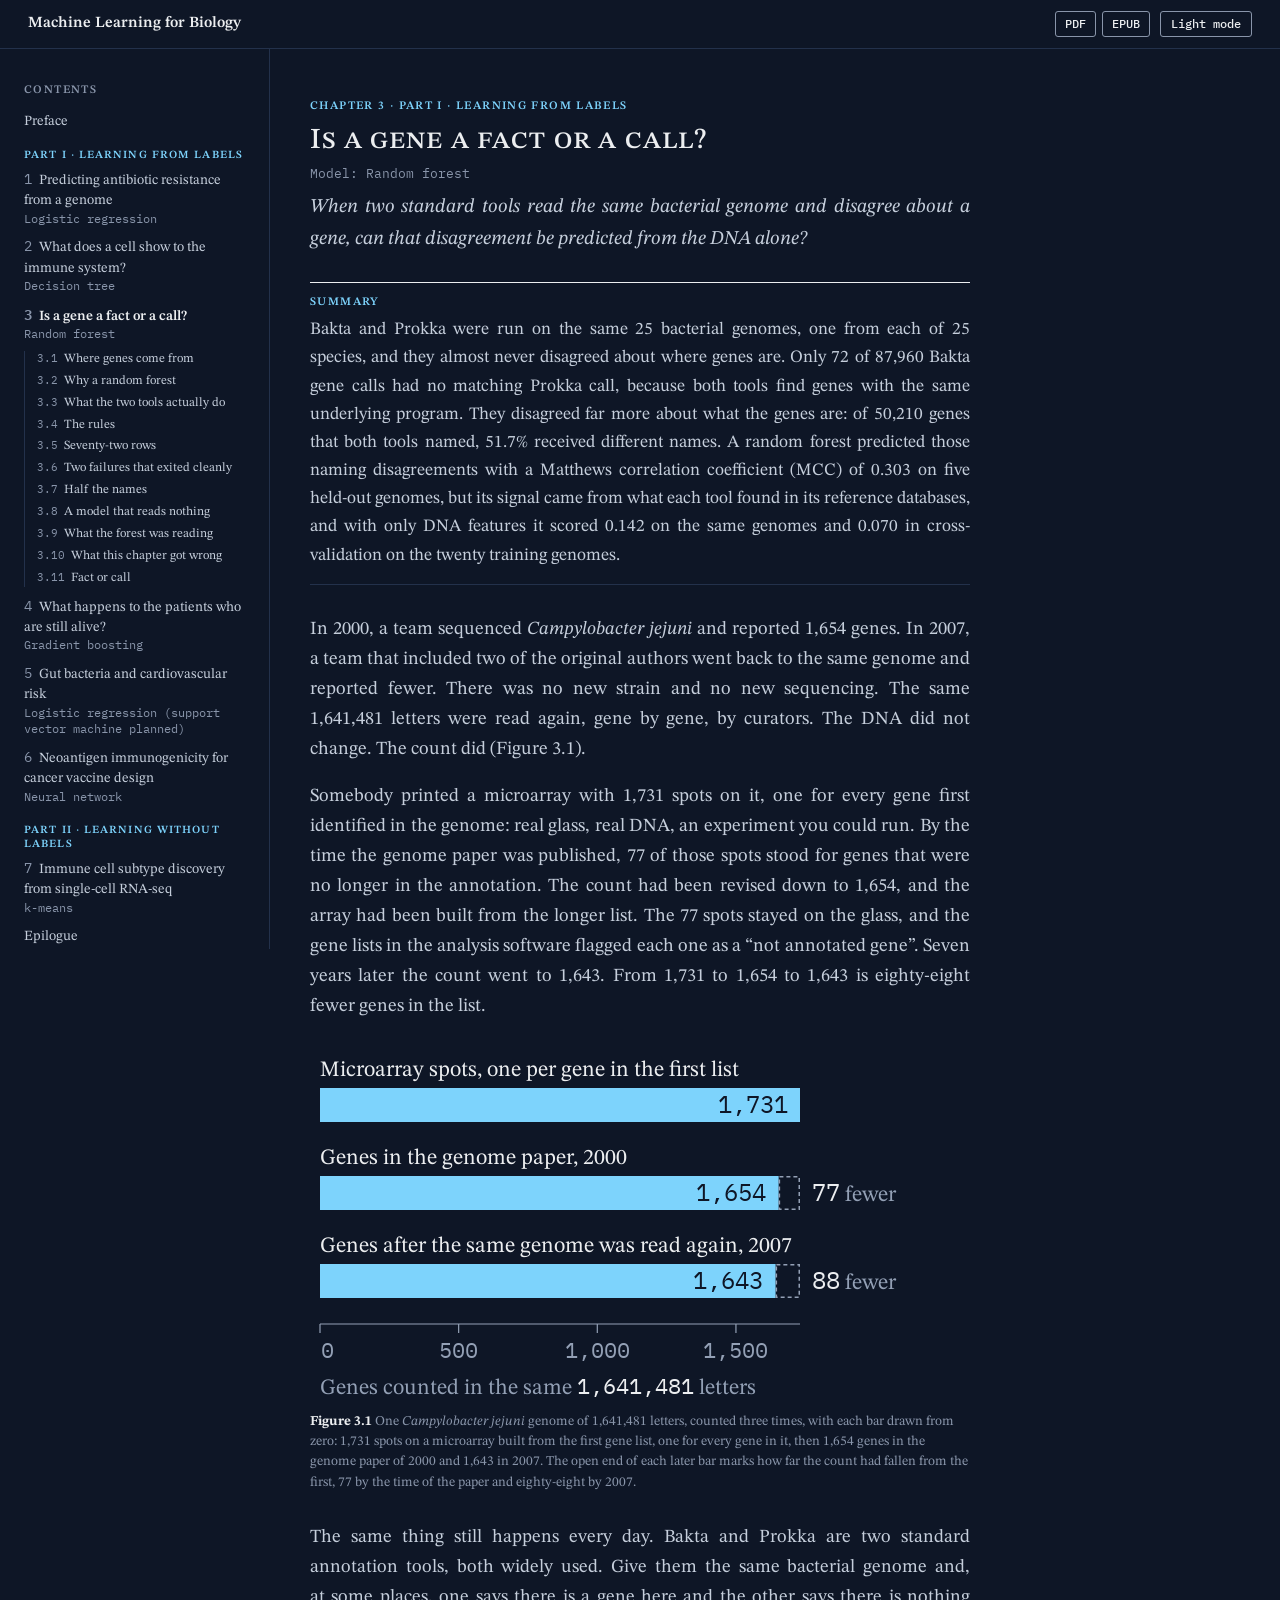
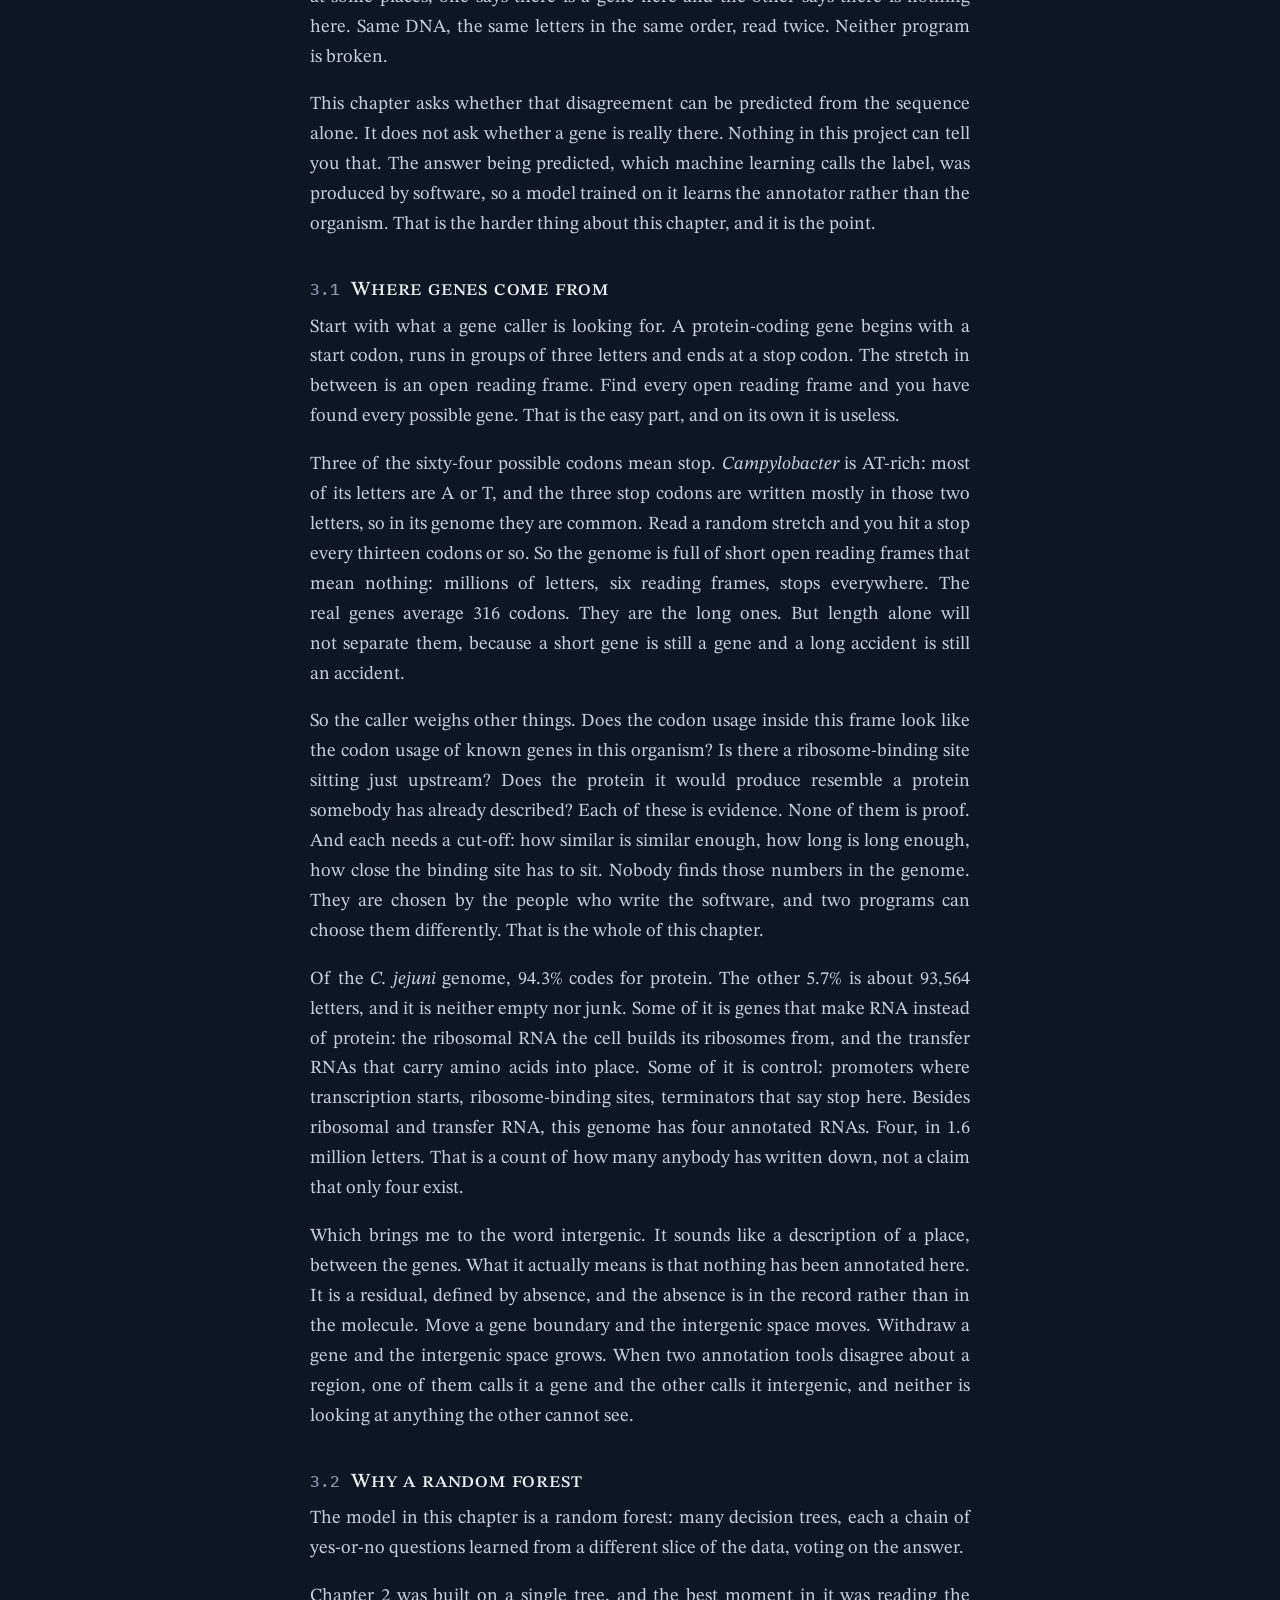
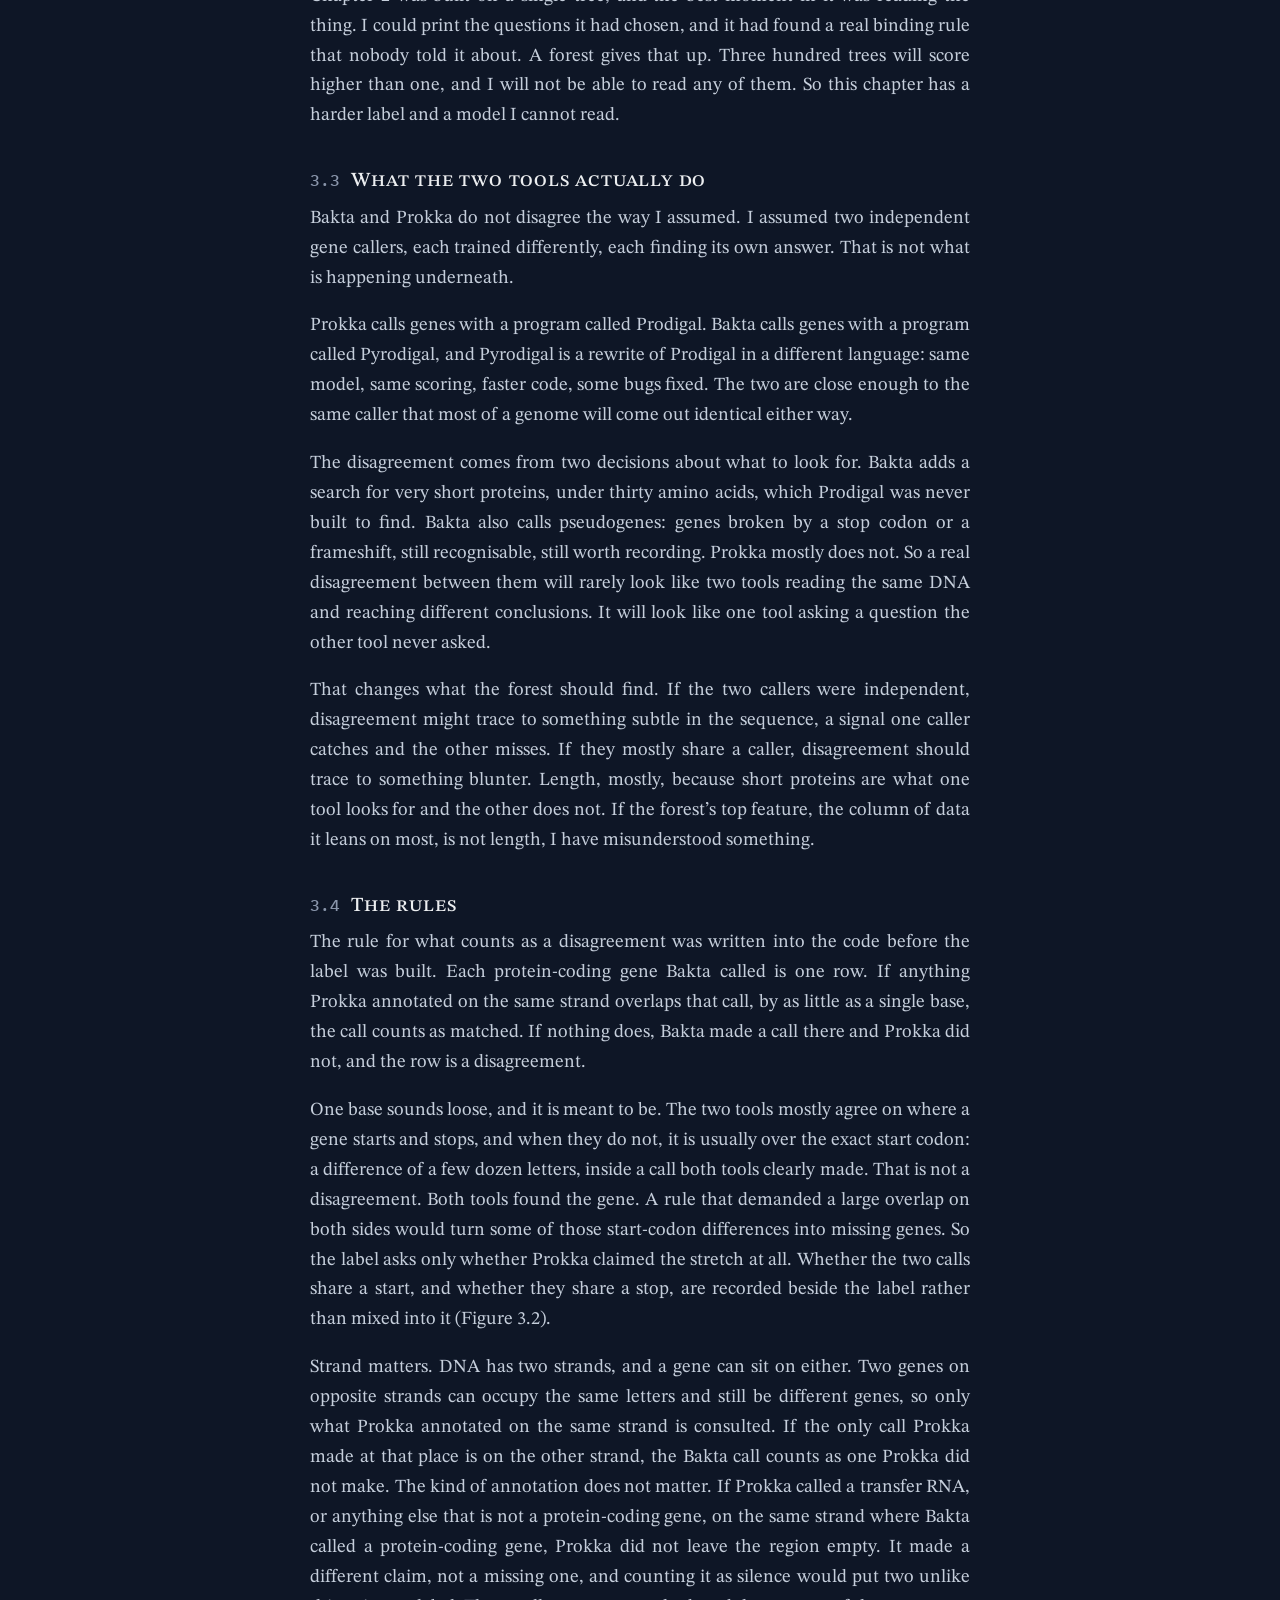
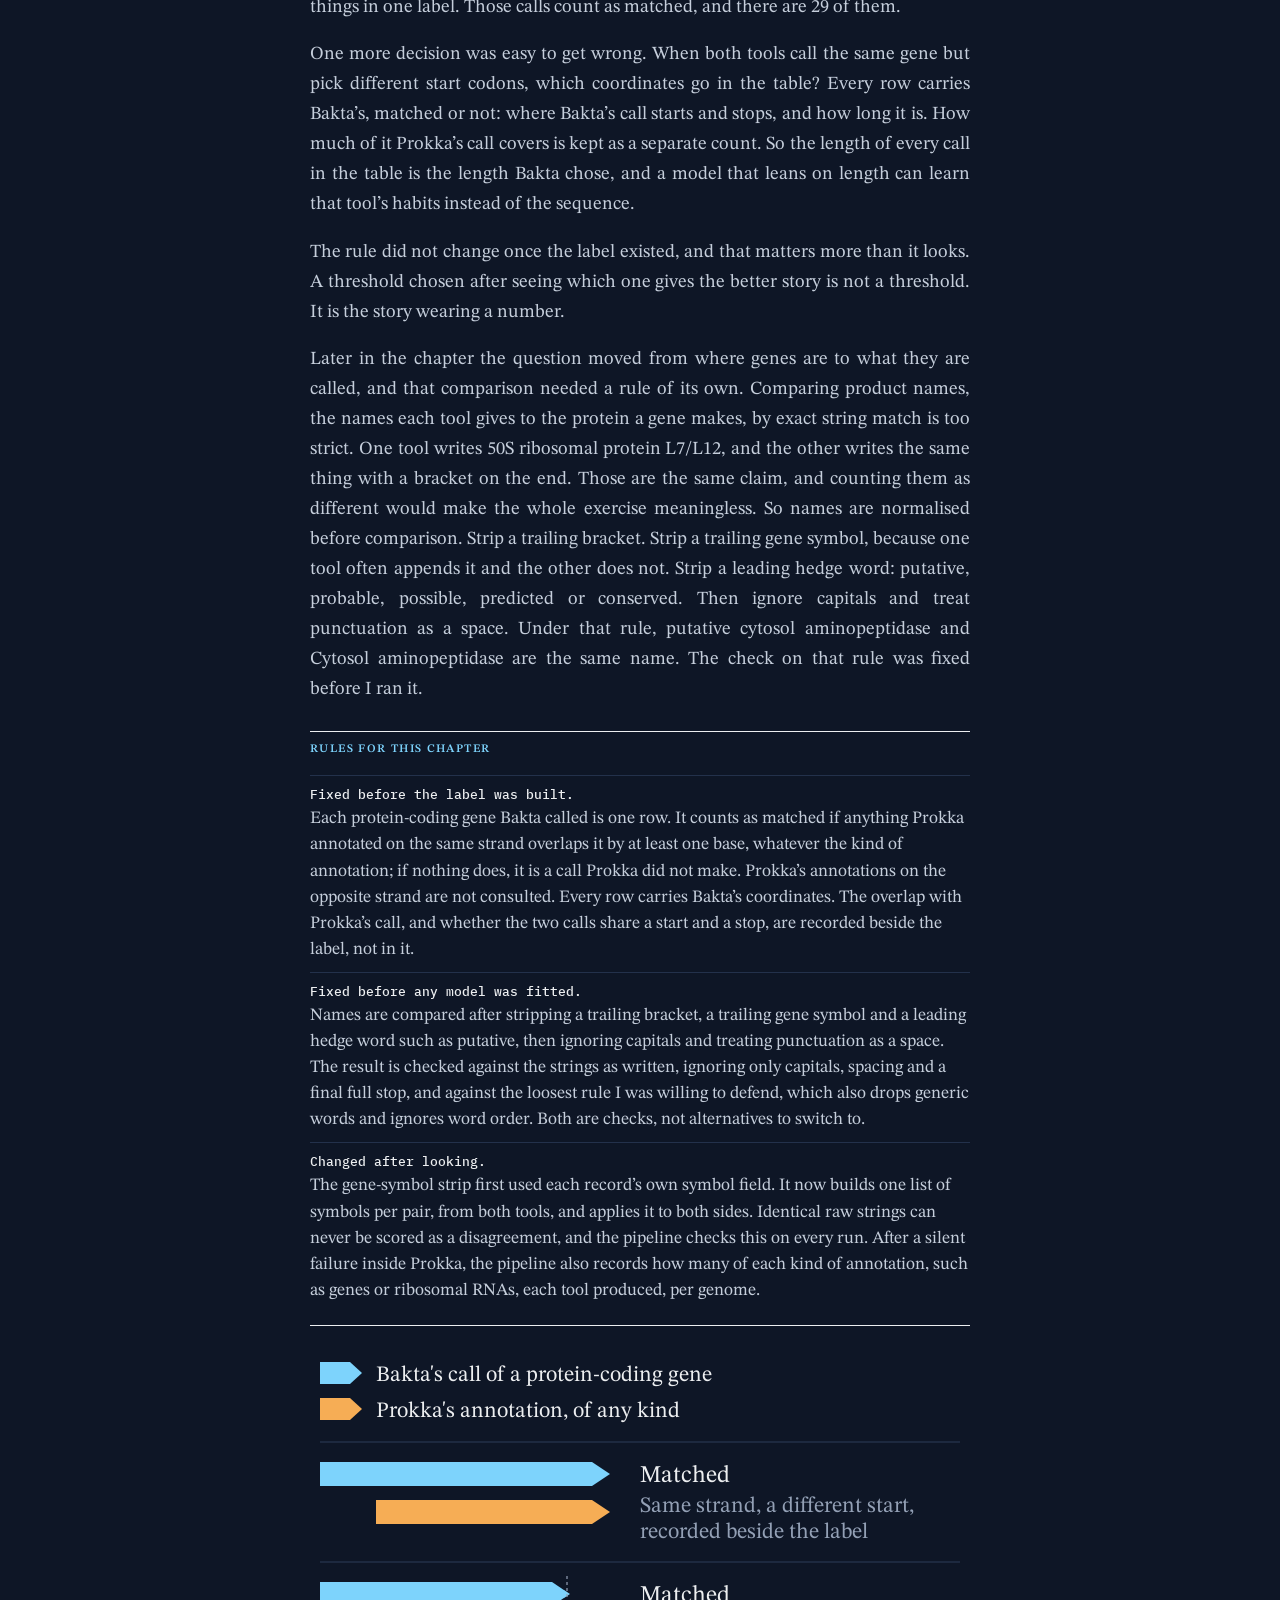
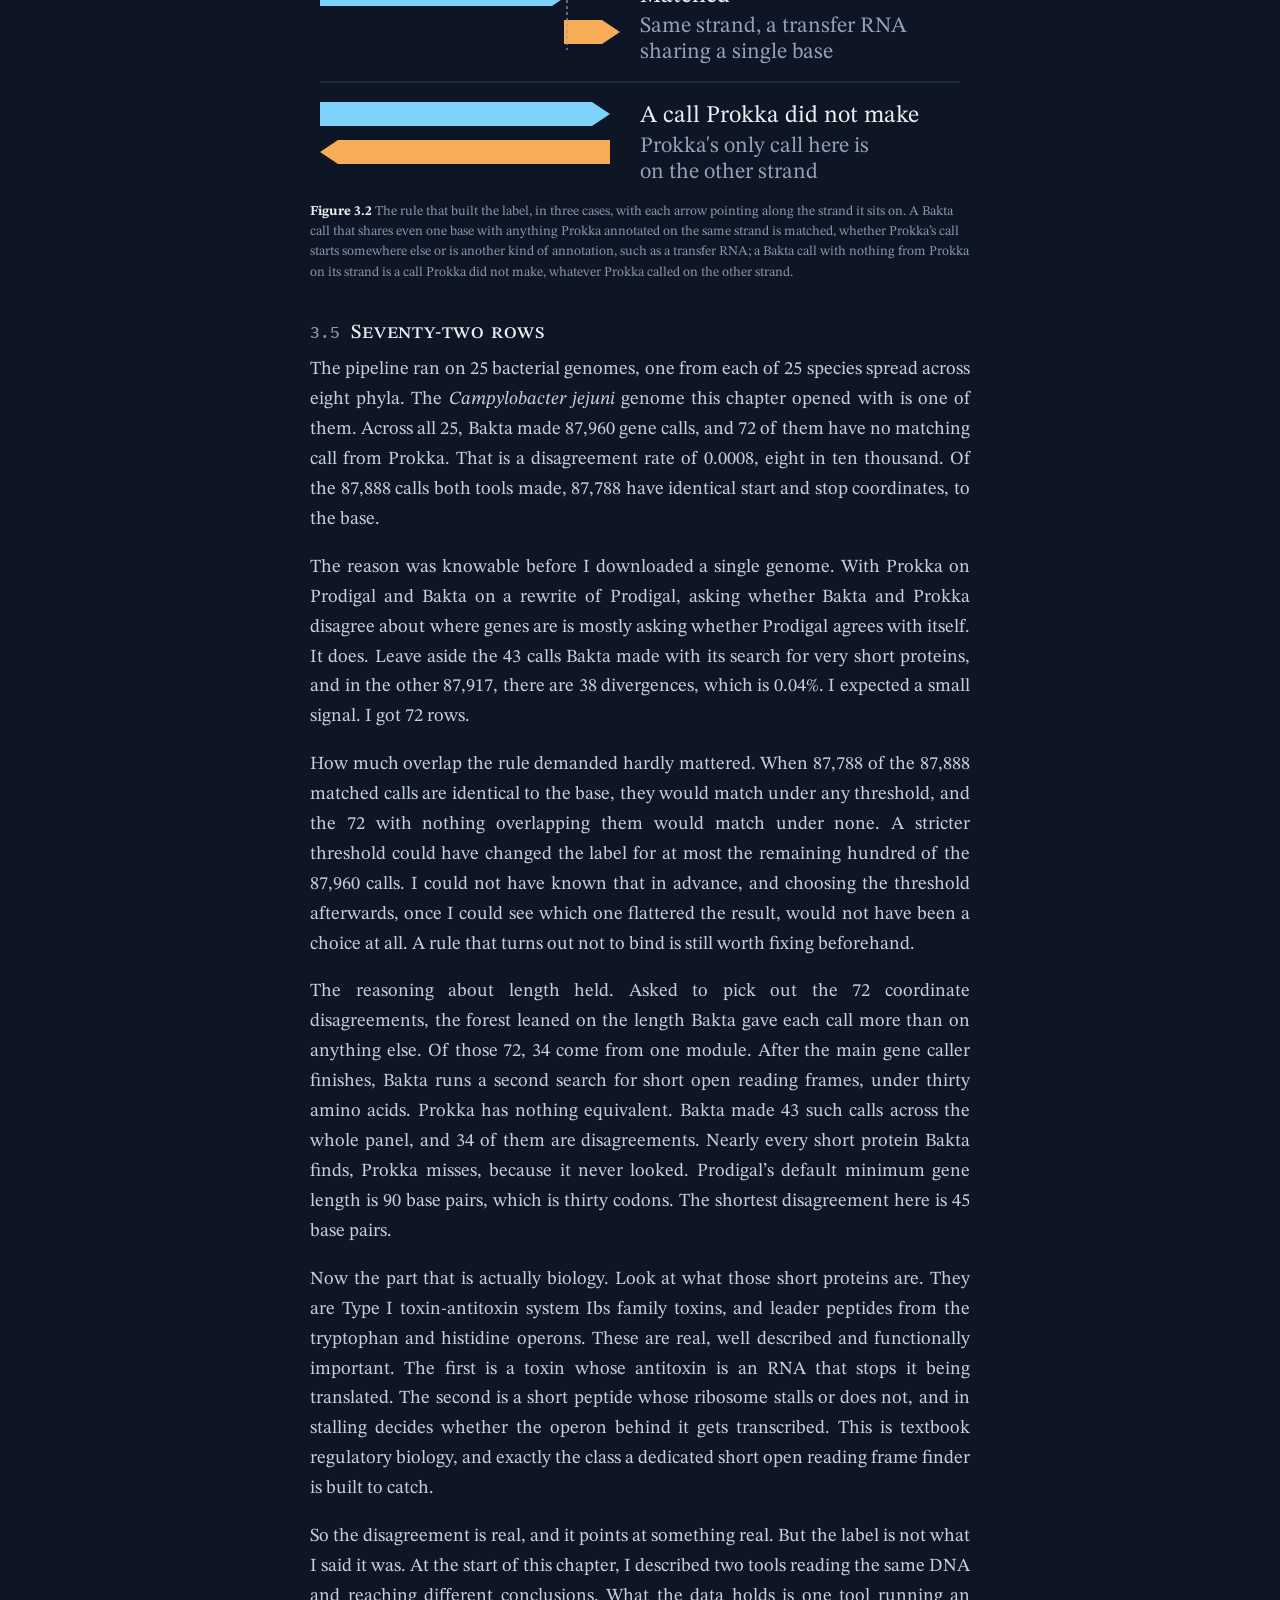
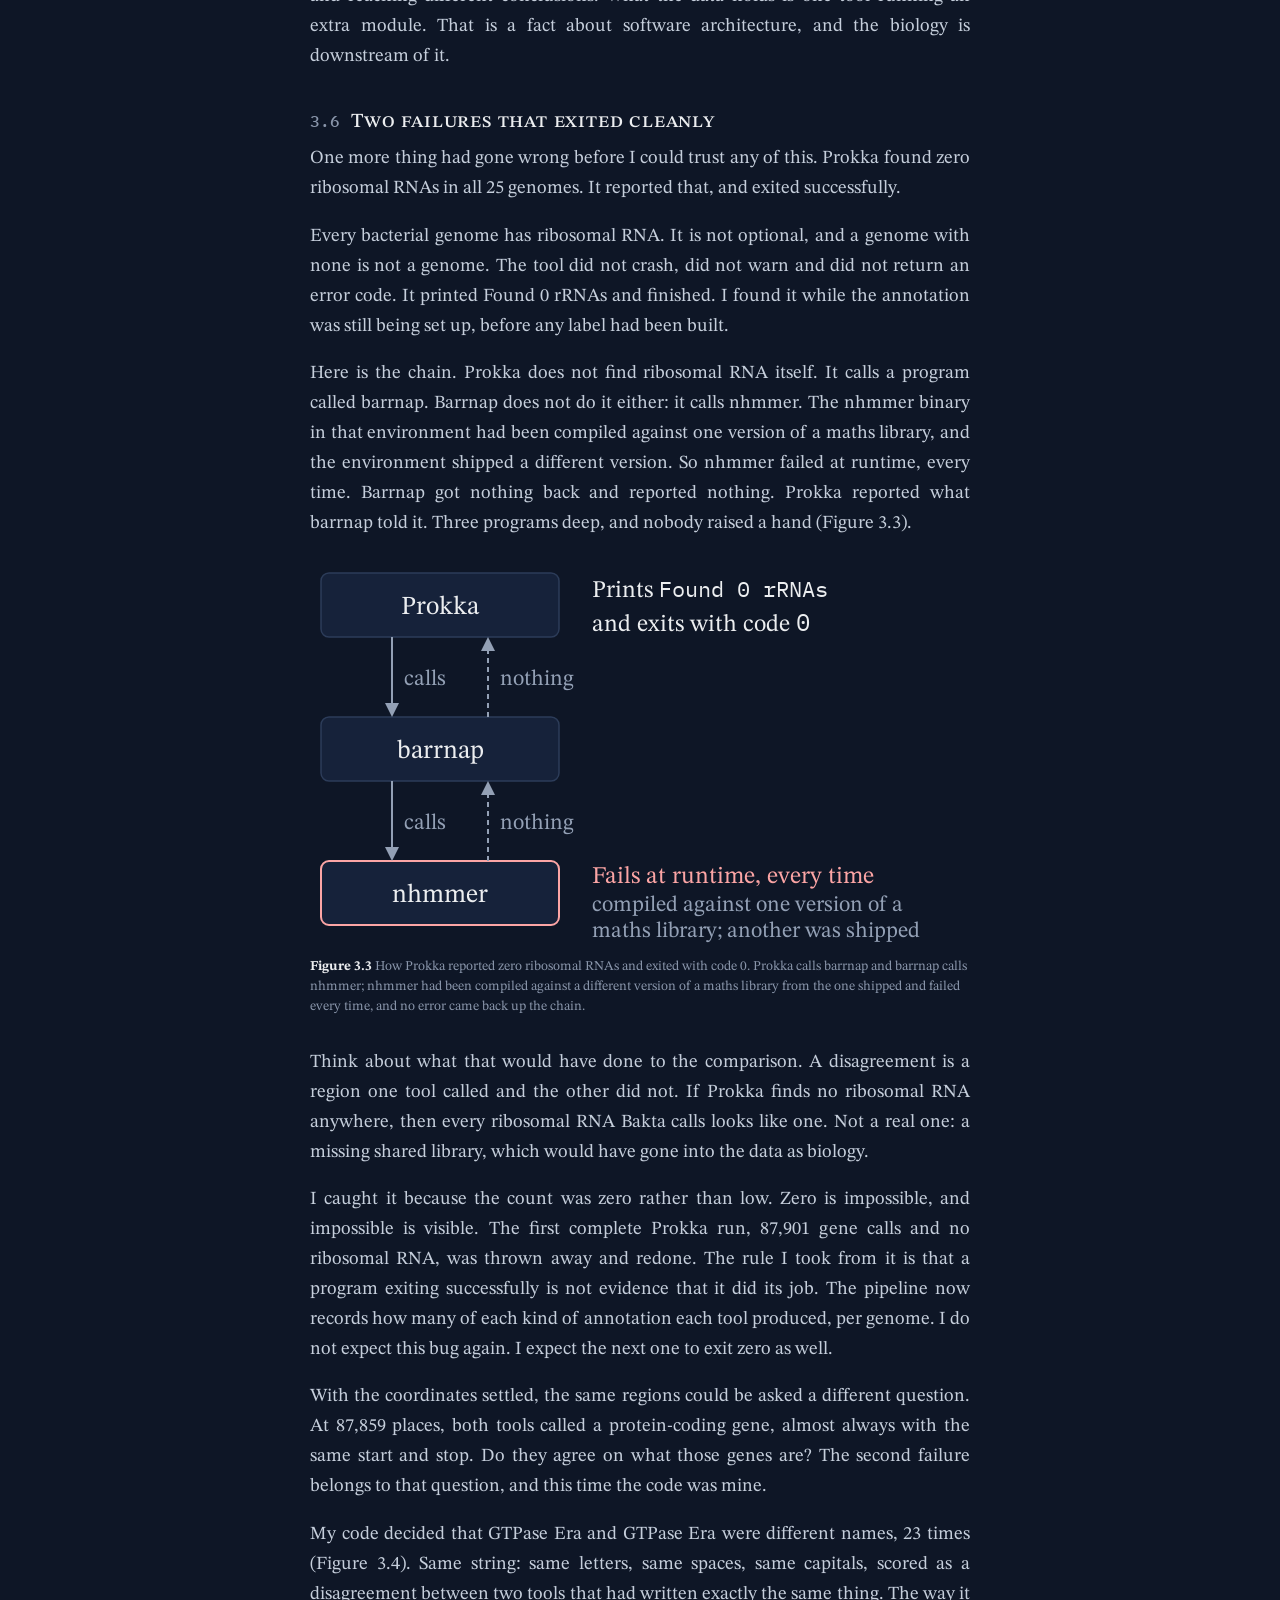
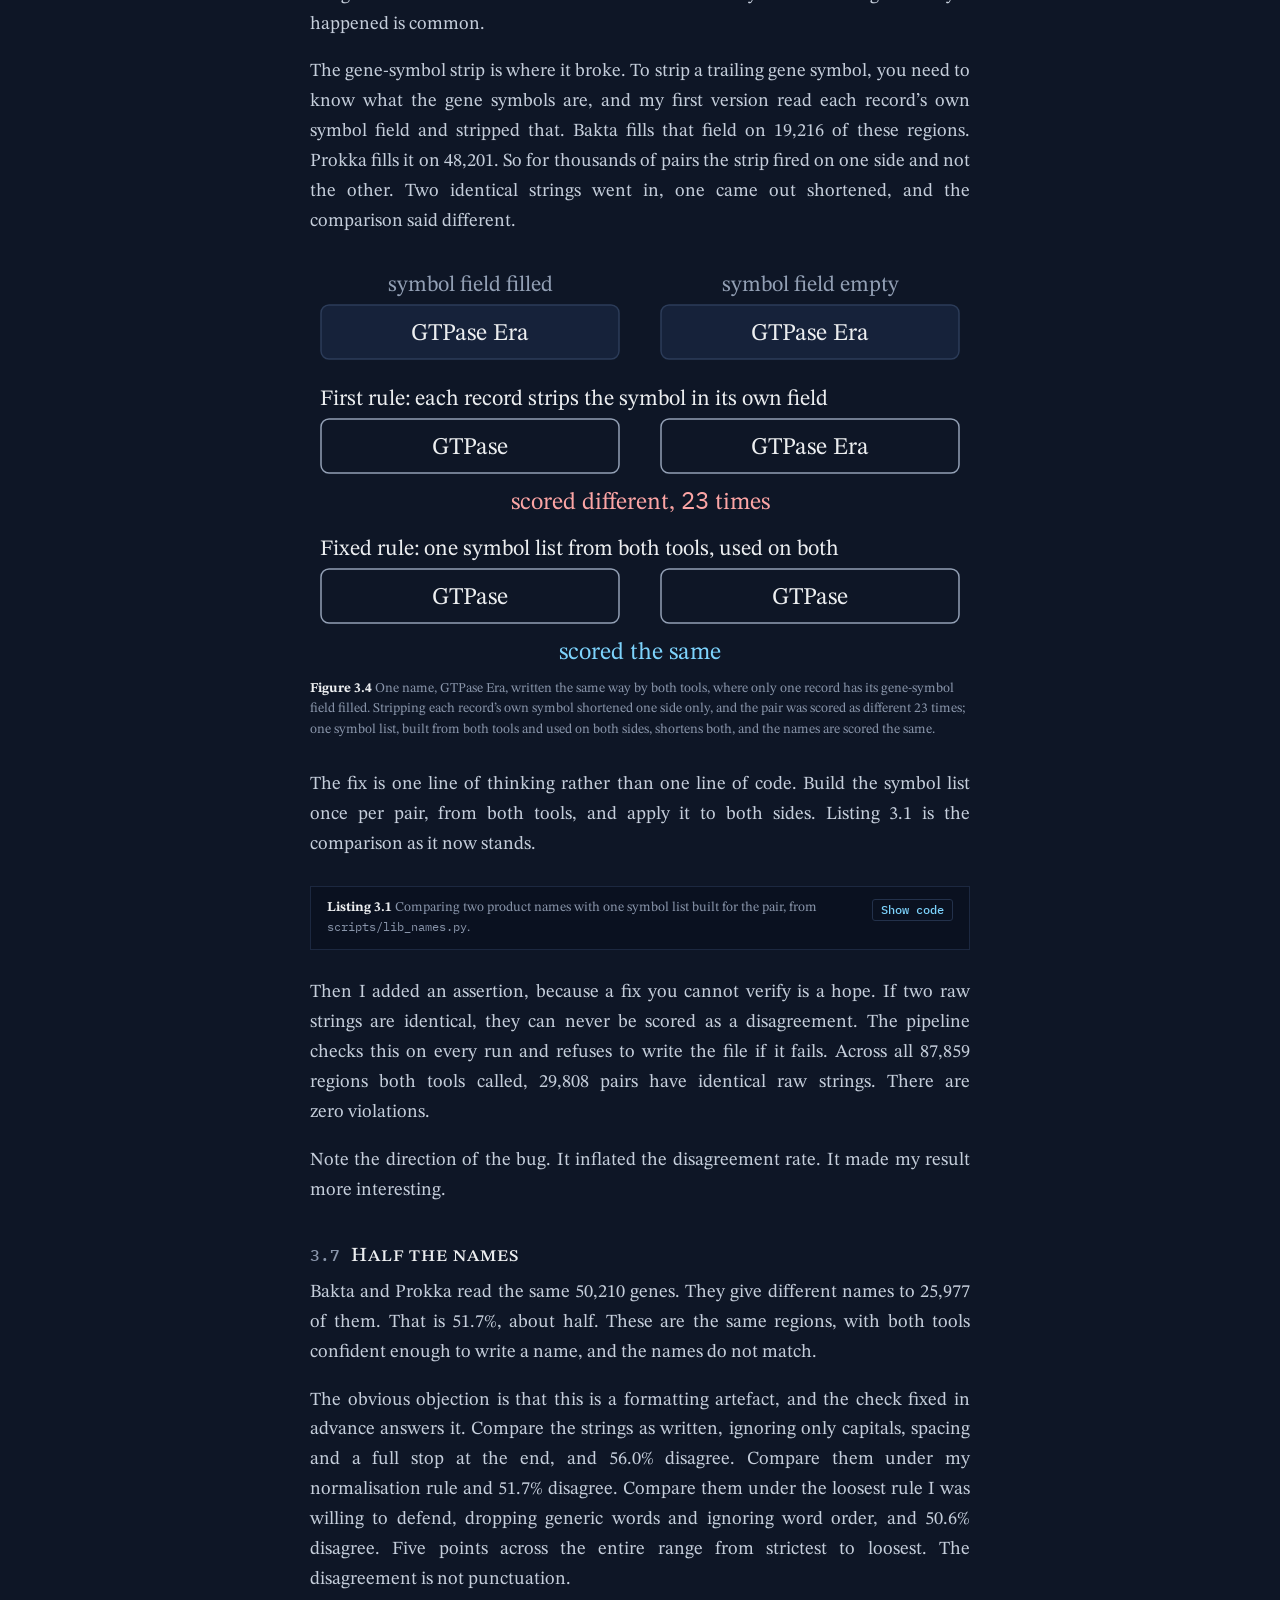
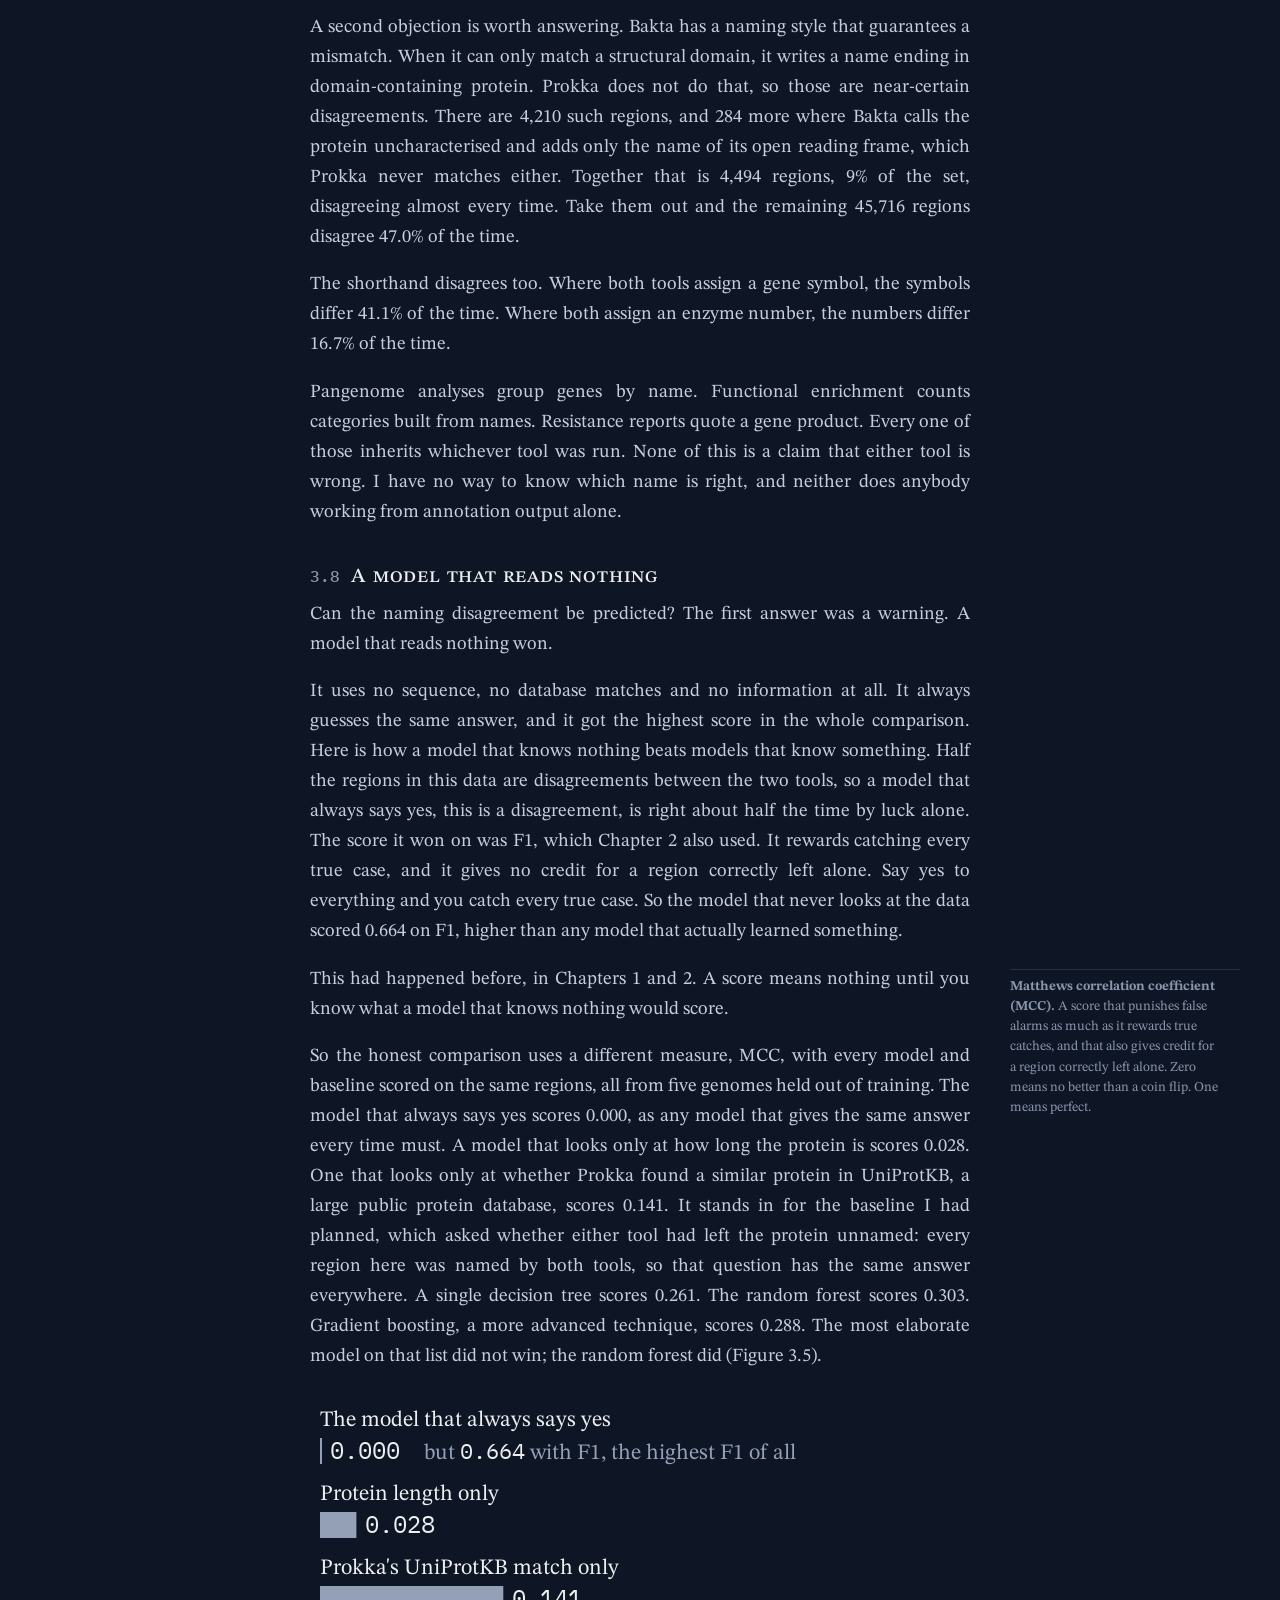
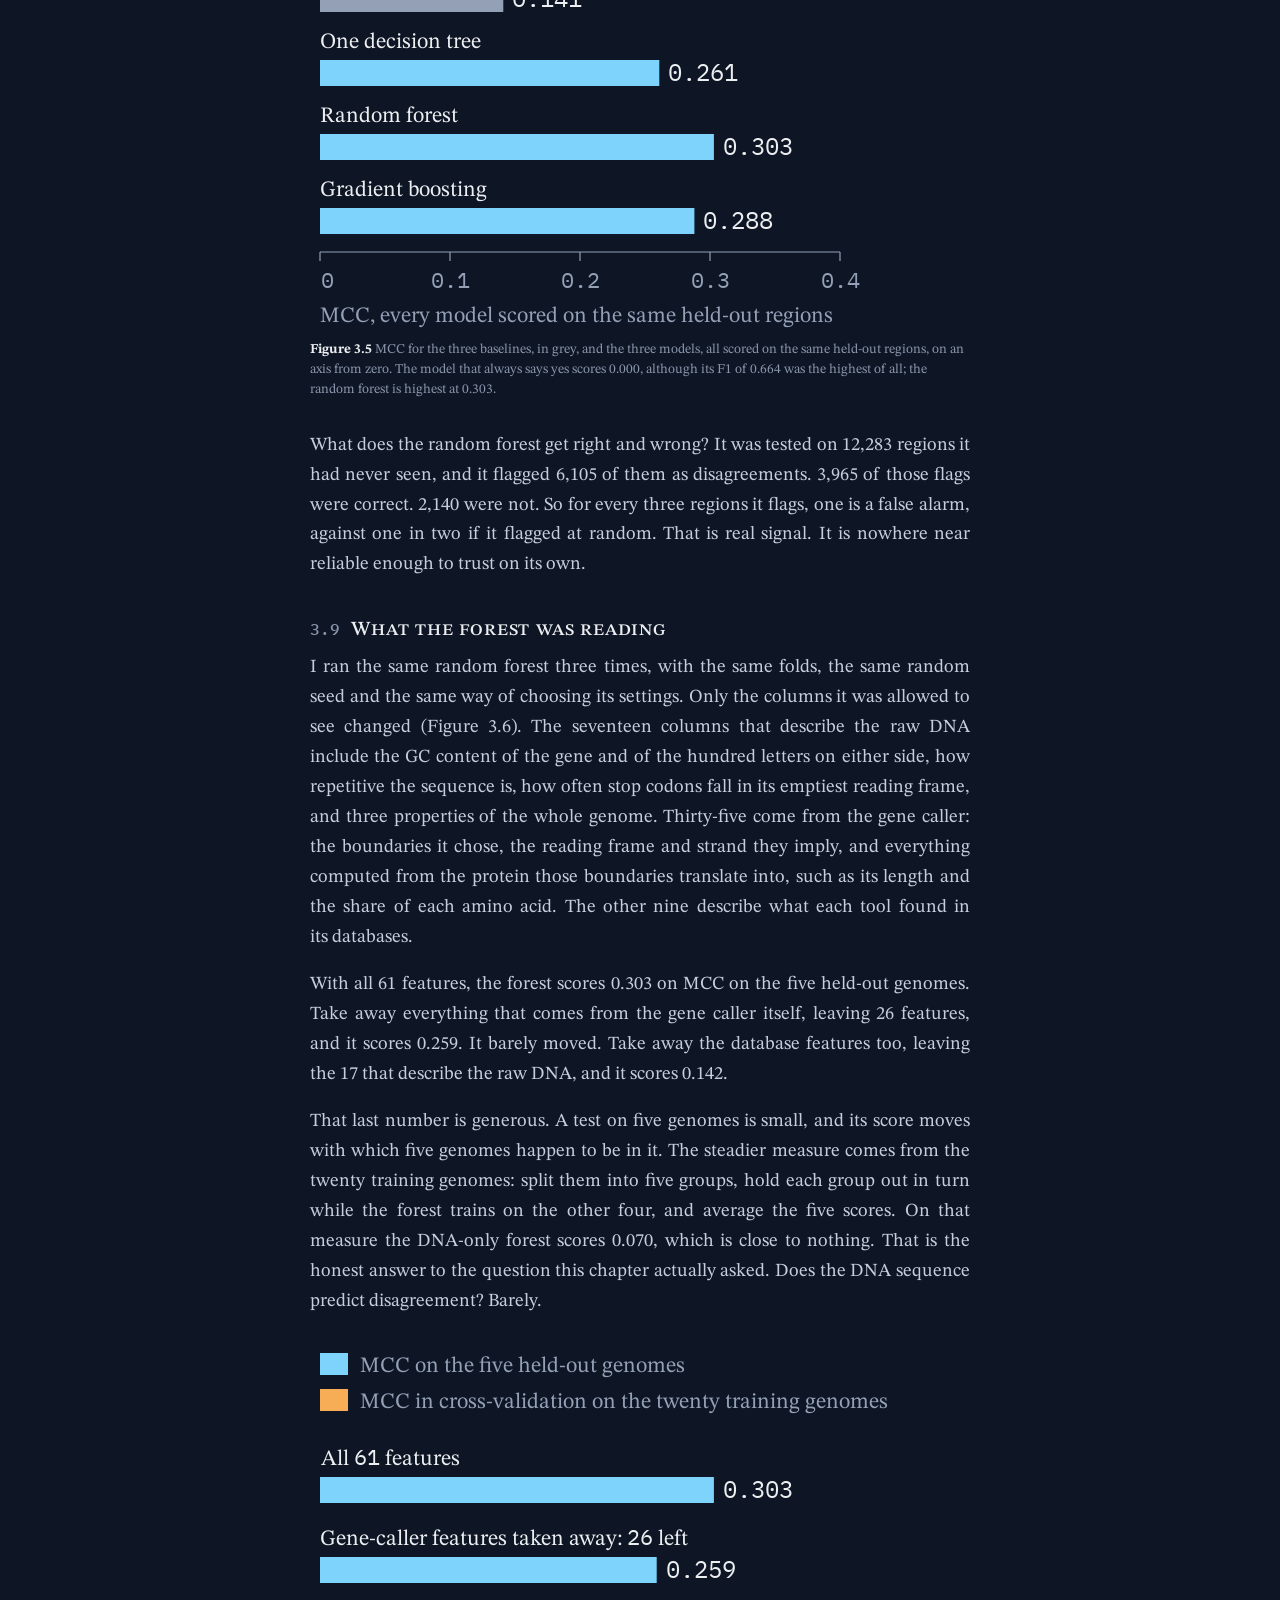
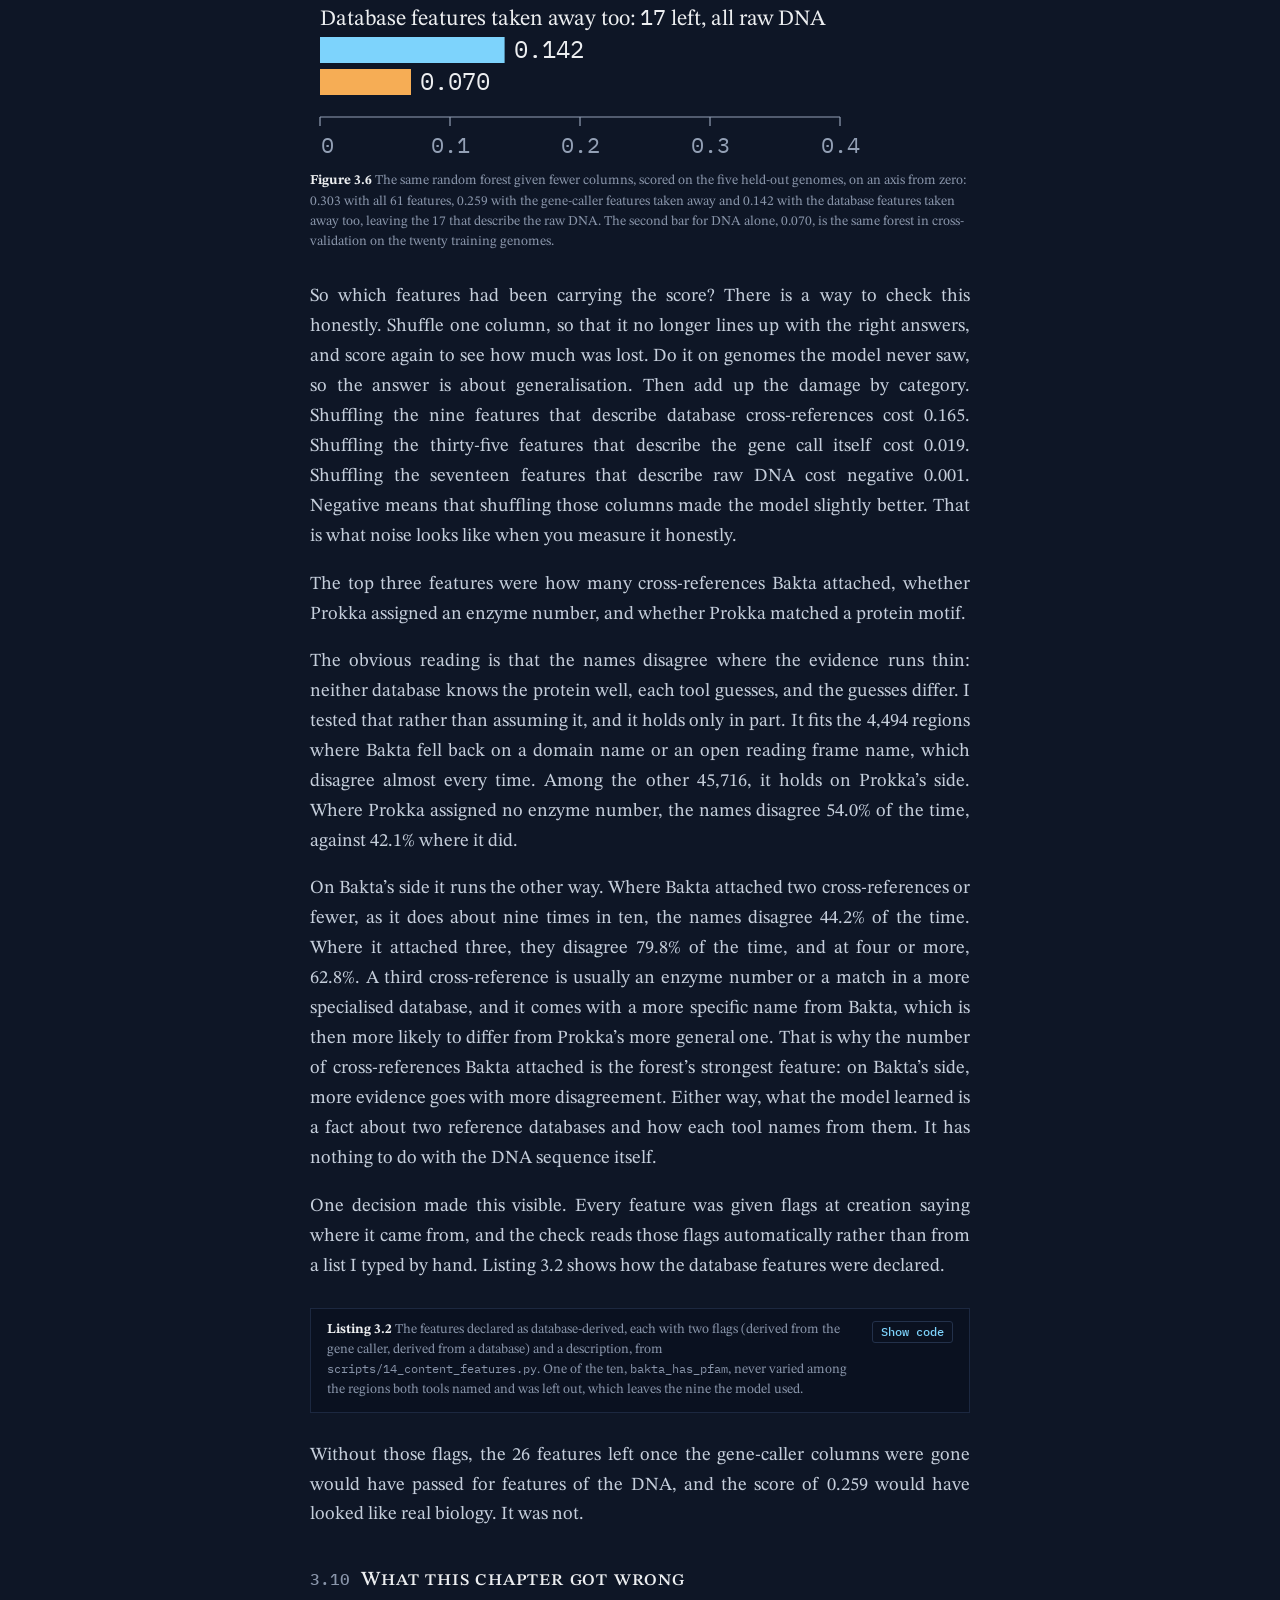
<file: docs/chapter-3.html>
<!doctype html><html lang="en-GB" data-theme="dark"><head><meta charset="utf-8">
<meta name="viewport" content="width=device-width,initial-scale=1">
<title>Is a gene a fact or a call? · Machine Learning for Biology</title>
<meta name="description" content="Machine Learning for Biology, a book by Qasim Hussain.">
<link rel="canonical" href="https://qasim-hussain-code.github.io/machine-learning-for-biology/chapter-3.html">
<meta property="og:type" content="article">
<meta property="og:site_name" content="Machine Learning for Biology">
<meta property="og:title" content="Is a gene a fact or a call? · Machine Learning for Biology">
<meta property="og:description" content="Machine Learning for Biology, a book by Qasim Hussain. Beta edition.">
<meta property="og:url" content="https://qasim-hussain-code.github.io/machine-learning-for-biology/chapter-3.html">
<meta property="og:locale" content="en_GB">
<meta property="og:image" content="https://qasim-hussain-code.github.io/machine-learning-for-biology/assets/share-card.jpg">
<meta property="og:image:width" content="1200"><meta property="og:image:height" content="630">
<meta property="og:image:alt" content="The cover of Machine Learning for Biology by Qasim Hussain, beside its title.">
<meta name="twitter:card" content="summary_large_image">
<link rel="preconnect" href="https://fonts.googleapis.com"><link rel="preconnect" href="https://fonts.gstatic.com" crossorigin>
<link href="https://fonts.googleapis.com/css2?family=STIX+Two+Text:ital,wght@0,400..700;1,400&family=IBM+Plex+Mono:wght@400;500;600&display=swap" rel="stylesheet"><link rel="stylesheet" href="assets/book.css">
<script>(function(){var r=document.documentElement;try{var s=localStorage.getItem('mlb-theme');if(s)r.dataset.theme=s;}catch(e){}})();</script>
</head><body class="lay-sidebar hs-smallcaps justify">
<a class="skip" href="#main">Skip to the text</a>
<header class="topbar"><a class="tb-title" href="index.html">Machine Learning for Biology</a>
<div class="tb-right"><a class="tb-ed" href="machine-learning-for-biology.pdf" aria-label="Download the print edition, PDF (2.0 MB)" title="Download the print edition, PDF (2.0 MB)">PDF</a><a class="tb-ed" href="machine-learning-for-biology.epub" download aria-label="Download the e-book edition, EPUB (0.5 MB)" title="Download the e-book edition, EPUB (0.5 MB)">EPUB</a><button class="modebtn" type="button" aria-label="Switch to light mode">Light<span class="wide"> mode</span></button></div></header>
<div class="frame"><nav class="toc" aria-label="Contents"><details class="tocd" open><summary class="toch">Contents</summary><ol><li><a href="preface.html">Preface</a></li><li class="part">Part I · Learning from labels</li><li><a href="chapter-1.html"><span class="n">1</span> Predicting antibiotic resistance from a genome<span class="m">Logistic regression</span></a></li><li><a href="chapter-2.html"><span class="n">2</span> What does a cell show to the immune system?<span class="m">Decision tree</span></a></li><li class="on"><a href="chapter-3.html" aria-current="page"><span class="n">3</span> Is a gene a fact or a call?<span class="m">Random forest</span></a><ol class="secs"><li><a href="#where-genes-come-from"><span class="sn">3.1</span>Where genes come from</a></li><li><a href="#why-a-random-forest"><span class="sn">3.2</span>Why a random forest</a></li><li><a href="#what-the-two-tools-actually-do"><span class="sn">3.3</span>What the two tools actually do</a></li><li><a href="#the-rules"><span class="sn">3.4</span>The rules</a></li><li><a href="#seventy-two-rows"><span class="sn">3.5</span>Seventy-two rows</a></li><li><a href="#two-failures-that-exited-cleanly"><span class="sn">3.6</span>Two failures that exited cleanly</a></li><li><a href="#half-the-names"><span class="sn">3.7</span>Half the names</a></li><li><a href="#a-model-that-reads-nothing"><span class="sn">3.8</span>A model that reads nothing</a></li><li><a href="#what-the-forest-was-reading"><span class="sn">3.9</span>What the forest was reading</a></li><li><a href="#what-this-chapter-got-wrong"><span class="sn">3.10</span>What this chapter got wrong</a></li><li><a href="#fact-or-call"><span class="sn">3.11</span>Fact or call</a></li></ol></li><li><a href="chapter-4.html"><span class="n">4</span> What happens to the patients who are still alive?<span class="m">Gradient boosting</span></a></li><li><a href="chapter-5.html"><span class="n">5</span> Gut bacteria and cardiovascular risk<span class="m">Logistic regression (support vector machine planned)</span></a></li><li><a href="chapter-6.html"><span class="n">6</span> Neoantigen immunogenicity for cancer vaccine design<span class="m">Neural network</span></a></li><li class="part">Part II · Learning without labels</li><li><a href="chapter-7.html"><span class="n">7</span> Immune cell subtype discovery from single-cell RNA-seq<span class="m">k-means</span></a></li><li><a href="epilogue.html">Epilogue</a></li></ol><p class="tohome"><a href="index.html">Title page and contents</a></p></details></nav><main class="col" id="main"><header class="opener op-smallcaps"><p class="op-kicker">Chapter 3 · Part I · Learning from labels</p>
<h1 class="op-title">Is a gene a fact or a call?</h1><p class="op-model">Model: Random forest</p>
<p class="op-question">When two standard tools read the same bacterial genome and disagree about a gene, can that disagreement be predicted from the DNA alone?</p></header><section class="summary"><p class="sk">Summary</p><p>Bakta and Prokka were run on the same 25 bacterial genomes, one from each of 25 species, and they almost never disagreed about where genes are. Only 72 of 87,960 Bakta gene calls had no matching Prokka call, because both tools find genes with the same underlying program. They disagreed far more about what the genes are: of 50,210 genes that both tools named, 51.7% received different names. A random forest predicted those naming disagreements with a Matthews correlation coefficient (MCC) of 0.303 on five held-out genomes, but its signal came from what each tool found in its reference databases, and with only DNA features it scored 0.142 on the same genomes and 0.070 in cross-validation on the twenty training genomes.</p></section><div class="bodywrap"><p>In 2000, a team sequenced <em>Campylobacter jejuni</em> and reported 1,654 genes. In 2007, a team that included two of the original authors went back to the same genome and reported fewer. There was no new strain and no new sequencing. The same 1,641,481 letters were read again, gene by gene, by curators. The DNA did not change. The count did (Figure 3.1).</p>
<p>Somebody printed a microarray with 1,731 spots on it, one for every gene first identified in the genome: real glass, real DNA, an experiment you could run. By the time the genome paper was published, 77 of those spots stood for genes that were no longer in the annotation. The count had been revised down to 1,654, and the array had been built from the longer list. The 77 spots stayed on the glass, and the gene lists in the analysis software flagged each one as a &ldquo;not annotated gene&rdquo;. Seven years later the count went to 1,643. From 1,731 to 1,654 to 1,643 is eighty-eight fewer genes in the list.</p>
<figure class="fig" id="fig-3-1"><svg role="img" aria-label="Three horizontal bars on an axis of genes counted, drawn from zero. The first, microarray spots, one per gene in the first list, reaches 1,731. The second, genes in the genome paper, 2000, reaches 1,654, and the rest of its length up to 1,731 is left open and marked 77 fewer. The third, genes after the same genome was read again, 2007, reaches 1,643, with its open end marked 88 fewer. Under the axis: genes counted in the same 1,641,481 letters." xmlns="http://www.w3.org/2000/svg" viewBox="0 0 640 352" class="figsvg">
  <!-- Figure 3.1: the same Campylobacter jejuni genome counted three times, on a 0 to 1,731 gene axis
       (480 units for 1,731 genes). The open part of each later bar is what had been withdrawn from the first count. -->
  <g font-size="22" class="fi">
    <text x="0" y="24">Microarray spots, one per gene in the first list</text>
    <text x="0" y="112">Genes in the genome paper, 2000</text>
    <text x="0" y="200">Genes after the same genome was read again, 2007</text>
  </g>
  <g class="fa">
    <rect x="0" y="36" width="480" height="34"/>
    <rect x="0" y="124" width="458.65" height="34"/>
    <rect x="0" y="212" width="455.6" height="34"/>
  </g>
  <g class="fn sm" stroke-width="1.5" stroke-dasharray="4 3">
    <rect x="459.4" y="124.75" width="19.85" height="32.5"/>
    <rect x="456.35" y="212.75" width="22.9" height="32.5"/>
  </g>
  <g class="fbg" font-size="24" text-anchor="end">
    <text x="468" y="61" class="num">1,731</text>
    <text x="446" y="149" class="num">1,654</text>
    <text x="443" y="237" class="num">1,643</text>
  </g>
  <g class="fm" font-size="22">
    <text x="492" y="149"><tspan class="num fi" font-size="24">77</tspan> fewer</text>
    <text x="492" y="237"><tspan class="num fi" font-size="24">88</tspan> fewer</text>
  </g>
  <g class="sm" stroke-width="1.2">
    <line x1="0" y1="272" x2="480" y2="272"/>
    <line x1="0" y1="272" x2="0" y2="281"/><line x1="138.65" y1="272" x2="138.65" y2="281"/>
    <line x1="277.3" y1="272" x2="277.3" y2="281"/><line x1="415.94" y1="272" x2="415.94" y2="281"/>
  </g>
  <g class="fm" font-size="22" text-anchor="middle">
    <text x="7" y="306" class="num">0</text><text x="138.65" y="306" class="num">500</text>
    <text x="277.3" y="306" class="num">1,000</text><text x="415.94" y="306" class="num">1,500</text>
  </g>
  <text x="0" y="342" font-size="22" class="fm">Genes counted in the same <tspan class="num fi">1,641,481</tspan> letters</text>
</svg>
<figcaption><b>Figure 3.1</b> One <i>Campylobacter jejuni</i> genome of 1,641,481 letters, counted three times, with each bar drawn from zero: 1,731 spots on a microarray built from the first gene list, one for every gene in it, then 1,654 genes in the genome paper of 2000 and 1,643 in 2007. The open end of each later bar marks how far the count had fallen from the first, 77 by the time of the paper and eighty-eight by 2007.</figcaption></figure>

<p>The same thing still happens every day. Bakta and Prokka are two standard annotation tools, both widely used. Give them the same bacterial genome and, at some places, one says there is a gene here and the other says there is nothing here. Same DNA, the same letters in the same order, read twice. Neither program is broken.</p>
<p>This chapter asks whether that disagreement can be predicted from the sequence alone. It does not ask whether a gene is really there. Nothing in this project can tell you that. The answer being predicted, which machine learning calls the label, was produced by software, so a model trained on it learns the annotator rather than the organism. That is the harder thing about this chapter, and it is the point.</p>
<h2 id="where-genes-come-from"><span class="secno">3.1</span> Where genes come from</h2>
<p>Start with what a gene caller is looking for. A protein-coding gene begins with a start codon, runs in groups of three letters and ends at a stop codon. The stretch in between is an open reading frame. Find every open reading frame and you have found every possible gene. That is the easy part, and on its own it is useless.</p>
<p>Three of the sixty-four possible codons mean stop. <em>Campylobacter</em> is AT-rich: most of its letters are A or T, and the three stop codons are written mostly in those two letters, so in its genome they are common. Read a random stretch and you hit a stop every thirteen codons or so. So the genome is full of short open reading frames that mean nothing: millions of letters, six reading frames, stops everywhere. The real genes average 316 codons. They are the long ones. But length alone will not separate them, because a short gene is still a gene and a long accident is still an accident.</p>
<p>So the caller weighs other things. Does the codon usage inside this frame look like the codon usage of known genes in this organism? Is there a ribosome-binding site sitting just upstream? Does the protein it would produce resemble a protein somebody has already described? Each of these is evidence. None of them is proof. And each needs a cut-off: how similar is similar enough, how long is long enough, how close the binding site has to sit. Nobody finds those numbers in the genome. They are chosen by the people who write the software, and two programs can choose them differently. That is the whole of this chapter.</p>
<p>Of the <em>C. jejuni</em> genome, 94.3% codes for protein. The other 5.7% is about 93,564 letters, and it is neither empty nor junk. Some of it is genes that make RNA instead of protein: the ribosomal RNA the cell builds its ribosomes from, and the transfer RNAs that carry amino acids into place. Some of it is control: promoters where transcription starts, ribosome-binding sites, terminators that say stop here. Besides ribosomal and transfer RNA, this genome has four annotated RNAs. Four, in 1.6 million letters. That is a count of how many anybody has written down, not a claim that only four exist.</p>
<p>Which brings me to the word intergenic. It sounds like a description of a place, between the genes. What it actually means is that nothing has been annotated here. It is a residual, defined by absence, and the absence is in the record rather than in the molecule. Move a gene boundary and the intergenic space moves. Withdraw a gene and the intergenic space grows. When two annotation tools disagree about a region, one of them calls it a gene and the other calls it intergenic, and neither is looking at anything the other cannot see.</p>
<h2 id="why-a-random-forest"><span class="secno">3.2</span> Why a random forest</h2>
<p>The model in this chapter is a random forest: many decision trees, each a chain of yes-or-no questions learned from a different slice of the data, voting on the answer.</p>
<p>Chapter 2 was built on a single tree, and the best moment in it was reading the thing. I could print the questions it had chosen, and it had found a real binding rule that nobody told it about. A forest gives that up. Three hundred trees will score higher than one, and I will not be able to read any of them. So this chapter has a harder label and a model I cannot read.</p>
<h2 id="what-the-two-tools-actually-do"><span class="secno">3.3</span> What the two tools actually do</h2>
<p>Bakta and Prokka do not disagree the way I assumed. I assumed two independent gene callers, each trained differently, each finding its own answer. That is not what is happening underneath.</p>
<p>Prokka calls genes with a program called Prodigal. Bakta calls genes with a program called Pyrodigal, and Pyrodigal is a rewrite of Prodigal in a different language: same model, same scoring, faster code, some bugs fixed. The two are close enough to the same caller that most of a genome will come out identical either way.</p>
<p>The disagreement comes from two decisions about what to look for. Bakta adds a search for very short proteins, under thirty amino acids, which Prodigal was never built to find. Bakta also calls pseudogenes: genes broken by a stop codon or a frameshift, still recognisable, still worth recording. Prokka mostly does not. So a real disagreement between them will rarely look like two tools reading the same DNA and reaching different conclusions. It will look like one tool asking a question the other tool never asked.</p>
<p>That changes what the forest should find. If the two callers were independent, disagreement might trace to something subtle in the sequence, a signal one caller catches and the other misses. If they mostly share a caller, disagreement should trace to something blunter. Length, mostly, because short proteins are what one tool looks for and the other does not. If the forest&rsquo;s top feature, the column of data it leans on most, is not length, I have misunderstood something.</p>
<h2 id="the-rules"><span class="secno">3.4</span> The rules</h2>
<p>The rule for what counts as a disagreement was written into the code before the label was built. Each protein-coding gene Bakta called is one row. If anything Prokka annotated on the same strand overlaps that call, by as little as a single base, the call counts as matched. If nothing does, Bakta made a call there and Prokka did not, and the row is a disagreement.</p>
<p>One base sounds loose, and it is meant to be. The two tools mostly agree on where a gene starts and stops, and when they do not, it is usually over the exact start codon: a difference of a few dozen letters, inside a call both tools clearly made. That is not a disagreement. Both tools found the gene. A rule that demanded a large overlap on both sides would turn some of those start-codon differences into missing genes. So the label asks only whether Prokka claimed the stretch at all. Whether the two calls share a start, and whether they share a stop, are recorded beside the label rather than mixed into it (Figure 3.2).</p>
<p>Strand matters. DNA has two strands, and a gene can sit on either. Two genes on opposite strands can occupy the same letters and still be different genes, so only what Prokka annotated on the same strand is consulted. If the only call Prokka made at that place is on the other strand, the Bakta call counts as one Prokka did not make. The kind of annotation does not matter. If Prokka called a transfer RNA, or anything else that is not a protein-coding gene, on the same strand where Bakta called a protein-coding gene, Prokka did not leave the region empty. It made a different claim, not a missing one, and counting it as silence would put two unlike things in one label. Those calls count as matched, and there are 29 of them.</p>
<p>One more decision was easy to get wrong. When both tools call the same gene but pick different start codons, which coordinates go in the table? Every row carries Bakta&rsquo;s, matched or not: where Bakta&rsquo;s call starts and stops, and how long it is. How much of it Prokka&rsquo;s call covers is kept as a separate count. So the length of every call in the table is the length Bakta chose, and a model that leans on length can learn that tool&rsquo;s habits instead of the sequence.</p>
<p>The rule did not change once the label existed, and that matters more than it looks. A threshold chosen after seeing which one gives the better story is not a threshold. It is the story wearing a number.</p>
<p>Later in the chapter the question moved from where genes are to what they are called, and that comparison needed a rule of its own. Comparing product names, the names each tool gives to the protein a gene makes, by exact string match is too strict. One tool writes 50S ribosomal protein L7/L12, and the other writes the same thing with a bracket on the end. Those are the same claim, and counting them as different would make the whole exercise meaningless. So names are normalised before comparison. Strip a trailing bracket. Strip a trailing gene symbol, because one tool often appends it and the other does not. Strip a leading hedge word: putative, probable, possible, predicted or conserved. Then ignore capitals and treat punctuation as a space. Under that rule, putative cytosol aminopeptidase and Cytosol aminopeptidase are the same name. The check on that rule was fixed before I ran it.</p>
<div class="rules"><p class="rh">Rules for this chapter</p>
<p><strong>Fixed before the label was built.</strong> Each protein-coding gene Bakta called is one row. It counts as matched if anything Prokka annotated on the same strand overlaps it by at least one base, whatever the kind of annotation; if nothing does, it is a call Prokka did not make. Prokka&rsquo;s annotations on the opposite strand are not consulted. Every row carries Bakta&rsquo;s coordinates. The overlap with Prokka&rsquo;s call, and whether the two calls share a start and a stop, are recorded beside the label, not in it.</p>
<p><strong>Fixed before any model was fitted.</strong> Names are compared after stripping a trailing bracket, a trailing gene symbol and a leading hedge word such as putative, then ignoring capitals and treating punctuation as a space. The result is checked against the strings as written, ignoring only capitals, spacing and a final full stop, and against the loosest rule I was willing to defend, which also drops generic words and ignores word order. Both are checks, not alternatives to switch to.</p>
<p><strong>Changed after looking.</strong> The gene-symbol strip first used each record&rsquo;s own symbol field. It now builds one list of symbols per pair, from both tools, and applies it to both sides. Identical raw strings can never be scored as a disagreement, and the pipeline checks this on every run. After a silent failure inside Prokka, the pipeline also records how many of each kind of annotation, such as genes or ribosomal RNAs, each tool produced, per genome.</p>
</div>
<figure class="fig" id="fig-3-2"><svg role="img" aria-label="A key shows Bakta's call of a protein-coding gene and Prokka's annotation, of any kind, as arrows in two colours. Three rows follow, each a Bakta arrow above a Prokka arrow. In the first, the Prokka arrow points the same way but starts later: matched, same strand, a different start, recorded beside the label. In the second, a short Prokka arrow pointing the same way begins where the Bakta arrow ends, with a dotted line through the base they share: matched, same strand, a transfer RNA sharing a single base. In the third, the Prokka arrow covers the same stretch but points the other way: a call Prokka did not make, because Prokka's only call here is on the other strand." xmlns="http://www.w3.org/2000/svg" viewBox="0 0 640 438" class="figsvg">
  <!-- Figure 3.2: the rule that built the label, as three cases. Each row is one Bakta protein-coding call (upper arrow)
       and what Prokka annotated at the same place (lower arrow); an arrow points along the strand it sits on. -->
  <polygon points="0,6 30,6 42,17 30,28 0,28" class="fa"/>
  <polygon points="0,42 30,42 42,53 30,64 0,64" class="fa2"/>
  <g font-size="22" class="fi">
    <text x="56" y="25">Bakta's call of a protein-coding gene</text>
    <text x="56" y="61">Prokka's annotation, of any kind</text>
  </g>

  <g class="sl" stroke-width="1.2">
    <line x1="0" y1="86" x2="640" y2="86"/>
    <line x1="0" y1="206" x2="640" y2="206"/>
    <line x1="0" y1="326" x2="640" y2="326"/>
  </g>

  <!-- 1: same strand, a different start -->
  <polygon points="0,106 272,106 290,118 272,130 0,130" class="fa"/>
  <polygon points="56,144 272,144 290,156 272,168 56,168" class="fa2"/>
  <!-- 2: same strand, a transfer RNA sharing a single base at the end of the call -->
  <polygon points="0,226 232,226 250,238 232,250 0,250" class="fa"/>
  <polygon points="244,264 282,264 300,276 282,288 244,288" class="fa2"/>
  <line x1="247" y1="220" x2="247" y2="294" class="sm" stroke-width="1.2" stroke-dasharray="3 3"/>
  <!-- 3: Prokka's only call here is on the other strand -->
  <polygon points="0,346 272,346 290,358 272,370 0,370" class="fa"/>
  <polygon points="290,384 18,384 0,396 18,408 290,408" class="fa2"/>

  <g font-size="24" class="fi">
    <text x="320" y="126">Matched</text>
    <text x="320" y="246">Matched</text>
    <text x="320" y="366">A call Prokka did not make</text>
  </g>
  <g font-size="22" class="fm">
    <text x="320" y="156">Same strand, a different start,</text>
    <text x="320" y="182">recorded beside the label</text>
    <text x="320" y="276">Same strand, a transfer RNA</text>
    <text x="320" y="302">sharing a single base</text>
    <text x="320" y="396">Prokka's only call here is</text>
    <text x="320" y="422">on the other strand</text>
  </g>
</svg>
<figcaption><b>Figure 3.2</b> The rule that built the label, in three cases, with each arrow pointing along the strand it sits on. A Bakta call that shares even one base with anything Prokka annotated on the same strand is matched, whether Prokka’s call starts somewhere else or is another kind of annotation, such as a transfer RNA; a Bakta call with nothing from Prokka on its strand is a call Prokka did not make, whatever Prokka called on the other strand.</figcaption></figure>

<h2 id="seventy-two-rows"><span class="secno">3.5</span> Seventy-two rows</h2>
<p>The pipeline ran on 25 bacterial genomes, one from each of 25 species spread across eight phyla. The <em>Campylobacter jejuni</em> genome this chapter opened with is one of them. Across all 25, Bakta made 87,960 gene calls, and 72 of them have no matching call from Prokka. That is a disagreement rate of 0.0008, eight in ten thousand. Of the 87,888 calls both tools made, 87,788 have identical start and stop coordinates, to the base.</p>
<p>The reason was knowable before I downloaded a single genome. With Prokka on Prodigal and Bakta on a rewrite of Prodigal, asking whether Bakta and Prokka disagree about where genes are is mostly asking whether Prodigal agrees with itself. It does. Leave aside the 43 calls Bakta made with its search for very short proteins, and in the other 87,917, there are 38 divergences, which is 0.04%. I expected a small signal. I got 72 rows.</p>
<p>How much overlap the rule demanded hardly mattered. When 87,788 of the 87,888 matched calls are identical to the base, they would match under any threshold, and the 72 with nothing overlapping them would match under none. A stricter threshold could have changed the label for at most the remaining hundred of the 87,960 calls. I could not have known that in advance, and choosing the threshold afterwards, once I could see which one flattered the result, would not have been a choice at all. A rule that turns out not to bind is still worth fixing beforehand.</p>
<p>The reasoning about length held. Asked to pick out the 72 coordinate disagreements, the forest leaned on the length Bakta gave each call more than on anything else. Of those 72, 34 come from one module. After the main gene caller finishes, Bakta runs a second search for short open reading frames, under thirty amino acids. Prokka has nothing equivalent. Bakta made 43 such calls across the whole panel, and 34 of them are disagreements. Nearly every short protein Bakta finds, Prokka misses, because it never looked. Prodigal&rsquo;s default minimum gene length is 90 base pairs, which is thirty codons. The shortest disagreement here is 45 base pairs.</p>
<p>Now the part that is actually biology. Look at what those short proteins are. They are Type I toxin-antitoxin system Ibs family toxins, and leader peptides from the tryptophan and histidine operons. These are real, well described and functionally important. The first is a toxin whose antitoxin is an RNA that stops it being translated. The second is a short peptide whose ribosome stalls or does not, and in stalling decides whether the operon behind it gets transcribed. This is textbook regulatory biology, and exactly the class a dedicated short open reading frame finder is built to catch.</p>
<p>So the disagreement is real, and it points at something real. But the label is not what I said it was. At the start of this chapter, I described two tools reading the same DNA and reaching different conclusions. What the data holds is one tool running an extra module. That is a fact about software architecture, and the biology is downstream of it.</p>
<h2 id="two-failures-that-exited-cleanly"><span class="secno">3.6</span> Two failures that exited cleanly</h2>
<p>One more thing had gone wrong before I could trust any of this. Prokka found zero ribosomal RNAs in all 25 genomes. It reported that, and exited successfully.</p>
<p>Every bacterial genome has ribosomal RNA. It is not optional, and a genome with none is not a genome. The tool did not crash, did not warn and did not return an error code. It printed Found 0 rRNAs and finished. I found it while the annotation was still being set up, before any label had been built.</p>
<p>Here is the chain. Prokka does not find ribosomal RNA itself. It calls a program called barrnap. Barrnap does not do it either: it calls nhmmer. The nhmmer binary in that environment had been compiled against one version of a maths library, and the environment shipped a different version. So nhmmer failed at runtime, every time. Barrnap got nothing back and reported nothing. Prokka reported what barrnap told it. Three programs deep, and nobody raised a hand (Figure 3.3).</p>
<figure class="fig" id="fig-3-3"><svg role="img" aria-label="Three boxes in a column: Prokka at the top, barrnap in the middle and nhmmer at the bottom, outlined as the point of failure. Between each pair, a solid arrow labelled calls points down and a dashed arrow labelled nothing points back up. Beside nhmmer: fails at runtime, every time, compiled against one version of a maths library; another was shipped. Beside Prokka: prints Found 0 rRNAs and exits with code 0." xmlns="http://www.w3.org/2000/svg" viewBox="0 0 640 380" class="figsvg">
  <!-- Figure 3.3: how the ribosomal RNA search failed without an error. Each program calls the one below it; what came
       back up was nothing, and the program at the top reported zero and exited with code 0. -->
  <g class="fp sl" stroke-width="1.5">
    <rect x="1" y="4" width="238" height="64" rx="8"/>
    <rect x="1" y="148" width="238" height="64" rx="8"/>
  </g>
  <rect x="1" y="292" width="238" height="64" rx="8" class="fp sb" stroke-width="2"/>
  <g font-size="26" class="fi" text-anchor="middle">
    <text x="120" y="45">Prokka</text>
    <text x="120" y="189">barrnap</text>
    <text x="120" y="333">nhmmer</text>
  </g>

  <g class="sm" stroke-width="2">
    <line x1="72" y1="68" x2="72" y2="134"/>
    <line x1="72" y1="212" x2="72" y2="278"/>
  </g>
  <g class="sm" stroke-width="2" stroke-dasharray="5 4">
    <line x1="168" y1="148" x2="168" y2="82"/>
    <line x1="168" y1="292" x2="168" y2="226"/>
  </g>
  <g class="fm">
    <polygon points="65,134 72,148 79,134"/>
    <polygon points="65,278 72,292 79,278"/>
    <polygon points="161,82 168,68 175,82"/>
    <polygon points="161,226 168,212 175,226"/>
  </g>
  <g font-size="22" class="fm">
    <text x="84" y="116">calls</text>
    <text x="84" y="260">calls</text>
    <text x="180" y="116">nothing</text>
    <text x="180" y="260">nothing</text>
  </g>

  <g font-size="24" class="fi">
    <text x="272" y="28">Prints <tspan class="num" font-size="22">Found 0 rRNAs</tspan></text>
    <text x="272" y="62">and exits with code <tspan class="num">0</tspan></text>
  </g>
  <text x="272" y="314" font-size="24" class="fb">Fails at runtime, every time</text>
  <g font-size="22" class="fm">
    <text x="272" y="342">compiled against one version of a</text>
    <text x="272" y="368">maths library; another was shipped</text>
  </g>
</svg>
<figcaption><b>Figure 3.3</b> How Prokka reported zero ribosomal RNAs and exited with code 0. Prokka calls barrnap and barrnap calls nhmmer; nhmmer had been compiled against a different version of a maths library from the one shipped and failed every time, and no error came back up the chain.</figcaption></figure>

<p>Think about what that would have done to the comparison. A disagreement is a region one tool called and the other did not. If Prokka finds no ribosomal RNA anywhere, then every ribosomal RNA Bakta calls looks like one. Not a real one: a missing shared library, which would have gone into the data as biology.</p>
<p>I caught it because the count was zero rather than low. Zero is impossible, and impossible is visible. The first complete Prokka run, 87,901 gene calls and no ribosomal RNA, was thrown away and redone. The rule I took from it is that a program exiting successfully is not evidence that it did its job. The pipeline now records how many of each kind of annotation each tool produced, per genome. I do not expect this bug again. I expect the next one to exit zero as well.</p>
<p>With the coordinates settled, the same regions could be asked a different question. At 87,859 places, both tools called a protein-coding gene, almost always with the same start and stop. Do they agree on what those genes are? The second failure belongs to that question, and this time the code was mine.</p>
<p>My code decided that GTPase Era and GTPase Era were different names, 23 times (Figure 3.4). Same string: same letters, same spaces, same capitals, scored as a disagreement between two tools that had written exactly the same thing. The way it happened is common.</p>
<p>The gene-symbol strip is where it broke. To strip a trailing gene symbol, you need to know what the gene symbols are, and my first version read each record&rsquo;s own symbol field and stripped that. Bakta fills that field on 19,216 of these regions. Prokka fills it on 48,201. So for thousands of pairs the strip fired on one side and not the other. Two identical strings went in, one came out shortened, and the comparison said different.</p>
<figure class="fig" id="fig-3-4"><svg role="img" aria-label="Two columns of boxes. At the top, both read GTPase Era, the left column headed symbol field filled and the right symbol field empty. Under the first rule, each record strips the symbol in its own field: the left becomes GTPase, the right stays GTPase Era, and the pair is scored different, 23 times. Under the fixed rule, one symbol list from both tools, used on both: both read GTPase, and the pair is scored the same." xmlns="http://www.w3.org/2000/svg" viewBox="0 0 640 404" class="figsvg">
  <!-- Figure 3.4: one name, written identically by both tools, where only one record has its gene symbol field filled.
       The first rule stripped each record's own symbol, so only one side was shortened; the fixed rule builds one
       symbol list per pair from both tools and strips it from both sides. -->
  <g font-size="22" class="fm" text-anchor="middle">
    <text x="150" y="24">symbol field filled</text>
    <text x="490" y="24">symbol field empty</text>
  </g>
  <g class="fp sl" stroke-width="1.5">
    <rect x="1" y="38" width="298" height="54" rx="8"/>
    <rect x="341" y="38" width="298" height="54" rx="8"/>
  </g>

  <g font-size="22" class="fi">
    <text x="0" y="138">First rule: each record strips the symbol in its own field</text>
    <text x="0" y="288">Fixed rule: one symbol list from both tools, used on both</text>
  </g>
  <g class="fn sm" stroke-width="1.5">
    <rect x="1" y="152" width="298" height="54" rx="8"/>
    <rect x="341" y="152" width="298" height="54" rx="8"/>
    <rect x="1" y="302" width="298" height="54" rx="8"/>
    <rect x="341" y="302" width="298" height="54" rx="8"/>
  </g>

  <g font-size="24" class="fi" text-anchor="middle">
    <text x="150" y="73">GTPase Era</text>
    <text x="490" y="73">GTPase Era</text>
    <text x="150" y="187">GTPase</text>
    <text x="490" y="187">GTPase Era</text>
    <text x="150" y="337">GTPase</text>
    <text x="490" y="337">GTPase</text>
  </g>
  <g font-size="24" text-anchor="middle">
    <text x="320" y="242" class="fb">scored different, <tspan class="num">23</tspan> times</text>
    <text x="320" y="392" class="fa">scored the same</text>
  </g>
</svg>
<figcaption><b>Figure 3.4</b> One name, GTPase Era, written the same way by both tools, where only one record has its gene-symbol field filled. Stripping each record’s own symbol shortened one side only, and the pair was scored as different 23 times; one symbol list, built from both tools and used on both sides, shortens both, and the names are scored the same.</figcaption></figure>

<p>The fix is one line of thinking rather than one line of code. Build the symbol list once per pair, from both tools, and apply it to both sides. Listing 3.1 is the comparison as it now stands.</p>
<details class="lst"><summary class="lst-cap"><span class="lt"><b>Listing 3.1</b> Comparing two product names with one symbol list built for the pair, from <code>scripts/lib_names.py</code>.</span></summary><pre tabindex="0"><code class="language-python">def compare(product_bakta, gene_bakta, product_prokka, gene_prokka, level=&quot;primary&quot;):
    &quot;&quot;&quot;-&gt; (agree, normalised_bakta, normalised_prokka).&quot;&quot;&quot;
    symbols = (frozenset() if level == &quot;strict&quot;
               else symbol_candidates(product_bakta, gene_bakta,
                                      product_prokka, gene_prokka))
    a = normalise(product_bakta, symbols, level)
    b = normalise(product_prokka, symbols, level)
    return a == b, a, b
</code></pre></details>
<p>Then I added an assertion, because a fix you cannot verify is a hope. If two raw strings are identical, they can never be scored as a disagreement. The pipeline checks this on every run and refuses to write the file if it fails. Across all 87,859 regions both tools called, 29,808 pairs have identical raw strings. There are zero violations.</p>
<p>Note the direction of the bug. It inflated the disagreement rate. It made my result more interesting.</p>
<h2 id="half-the-names"><span class="secno">3.7</span> Half the names</h2>
<p>Bakta and Prokka read the same 50,210 genes. They give different names to 25,977 of them. That is 51.7%, about half. These are the same regions, with both tools confident enough to write a name, and the names do not match.</p>
<p>The obvious objection is that this is a formatting artefact, and the check fixed in advance answers it. Compare the strings as written, ignoring only capitals, spacing and a full stop at the end, and 56.0% disagree. Compare them under my normalisation rule and 51.7% disagree. Compare them under the loosest rule I was willing to defend, dropping generic words and ignoring word order, and 50.6% disagree. Five points across the entire range from strictest to loosest. The disagreement is not punctuation.</p>
<p>A second objection is worth answering. Bakta has a naming style that guarantees a mismatch. When it can only match a structural domain, it writes a name ending in domain-containing protein. Prokka does not do that, so those are near-certain disagreements. There are 4,210 such regions, and 284 more where Bakta calls the protein uncharacterised and adds only the name of its open reading frame, which Prokka never matches either. Together that is 4,494 regions, 9% of the set, disagreeing almost every time. Take them out and the remaining 45,716 regions disagree 47.0% of the time.</p>
<p>The shorthand disagrees too. Where both tools assign a gene symbol, the symbols differ 41.1% of the time. Where both assign an enzyme number, the numbers differ 16.7% of the time.</p>
<p>Pangenome analyses group genes by name. Functional enrichment counts categories built from names. Resistance reports quote a gene product. Every one of those inherits whichever tool was run. None of this is a claim that either tool is wrong. I have no way to know which name is right, and neither does anybody working from annotation output alone.</p>
<h2 id="a-model-that-reads-nothing"><span class="secno">3.8</span> A model that reads nothing</h2>
<p>Can the naming disagreement be predicted? The first answer was a warning. A model that reads nothing won.</p>
<p>It uses no sequence, no database matches and no information at all. It always guesses the same answer, and it got the highest score in the whole comparison. Here is how a model that knows nothing beats models that know something. Half the regions in this data are disagreements between the two tools, so a model that always says yes, this is a disagreement, is right about half the time by luck alone. The score it won on was F1, which Chapter 2 also used. It rewards catching every true case, and it gives no credit for a region correctly left alone. Say yes to everything and you catch every true case. So the model that never looks at the data scored 0.664 on F1, higher than any model that actually learned something.</p>
<aside class="note">
<p><strong>Matthews correlation coefficient (MCC).</strong> A score that punishes false alarms as much as it rewards true catches, and that also gives credit for a region correctly left alone. Zero means no better than a coin flip. One means perfect.</p>
</aside>
<p>This had happened before, in Chapters 1 and 2. A score means nothing until you know what a model that knows nothing would score.</p>
<p>So the honest comparison uses a different measure, MCC, with every model and baseline scored on the same regions, all from five genomes held out of training. The model that always says yes scores 0.000, as any model that gives the same answer every time must. A model that looks only at how long the protein is scores 0.028. One that looks only at whether Prokka found a similar protein in UniProtKB, a large public protein database, scores 0.141. It stands in for the baseline I had planned, which asked whether either tool had left the protein unnamed: every region here was named by both tools, so that question has the same answer everywhere. A single decision tree scores 0.261. The random forest scores 0.303. Gradient boosting, a more advanced technique, scores 0.288. The most elaborate model on that list did not win; the random forest did (Figure 3.5).</p>
<figure class="fig" id="fig-3-5"><svg role="img" aria-label="Horizontal bars of MCC on an axis from 0 to 0.4, every model scored on the same held-out regions. Three baselines in grey: the model that always says yes, a hairline at zero marked 0.000, with the note but 0.664 with F1, the highest F1 of all; protein length only, 0.028; and Prokka's UniProtKB match only, 0.141. Three models in colour: one decision tree, 0.261; random forest, 0.303; and gradient boosting, 0.288." xmlns="http://www.w3.org/2000/svg" viewBox="0 0 640 530" class="figsvg">
  <!-- Figure 3.5: MCC of three baselines (muted) and three models (accent), all scored on the same held-out regions,
       on a 0 to 0.4 axis (1,300 units per unit of MCC). The model that always says yes has no bar: it scores 0.000. -->
  <g font-size="22" class="fi">
    <text x="0" y="24">The model that always says yes</text>
    <text x="0" y="98">Protein length only</text>
    <text x="0" y="172">Prokka's UniProtKB match only</text>
    <text x="0" y="246">One decision tree</text>
    <text x="0" y="320">Random forest</text>
    <text x="0" y="394">Gradient boosting</text>
  </g>
  <g class="fm">
    <rect x="0" y="36" width="2" height="26"/>
    <rect x="0" y="110" width="36.4" height="26"/>
    <rect x="0" y="184" width="183.3" height="26"/>
  </g>
  <g class="fa">
    <rect x="0" y="258" width="339.3" height="26"/>
    <rect x="0" y="332" width="393.9" height="26"/>
    <rect x="0" y="406" width="374.4" height="26"/>
  </g>
  <g font-size="24" class="fi">
    <text x="10" y="57" class="num">0.000</text>
    <text x="45.4" y="131" class="num">0.028</text>
    <text x="192.3" y="205" class="num">0.141</text>
    <text x="348.3" y="279" class="num">0.261</text>
    <text x="402.9" y="353" class="num">0.303</text>
    <text x="383.4" y="427" class="num">0.288</text>
  </g>
  <text x="104" y="57" font-size="22" class="fm">but <tspan class="num fi">0.664</tspan> with F1, the highest F1 of all</text>

  <g class="sm" stroke-width="1.2">
    <line x1="0" y1="450" x2="520" y2="450"/>
    <line x1="0" y1="450" x2="0" y2="459"/><line x1="130" y1="450" x2="130" y2="459"/><line x1="260" y1="450" x2="260" y2="459"/>
    <line x1="390" y1="450" x2="390" y2="459"/><line x1="520" y1="450" x2="520" y2="459"/>
  </g>
  <g class="fm" font-size="22" text-anchor="middle">
    <text x="7" y="486" class="num">0</text><text x="130" y="486" class="num">0.1</text>
    <text x="260" y="486" class="num">0.2</text><text x="390" y="486" class="num">0.3</text>
    <text x="520" y="486" class="num">0.4</text>
  </g>
  <text x="0" y="520" font-size="22" class="fm">MCC, every model scored on the same held-out regions</text>
</svg>
<figcaption><b>Figure 3.5</b> MCC for the three baselines, in grey, and the three models, all scored on the same held-out regions, on an axis from zero. The model that always says yes scores 0.000, although its F1 of 0.664 was the highest of all; the random forest is highest at 0.303.</figcaption></figure>

<p>What does the random forest get right and wrong? It was tested on 12,283 regions it had never seen, and it flagged 6,105 of them as disagreements. 3,965 of those flags were correct. 2,140 were not. So for every three regions it flags, one is a false alarm, against one in two if it flagged at random. That is real signal. It is nowhere near reliable enough to trust on its own.</p>
<h2 id="what-the-forest-was-reading"><span class="secno">3.9</span> What the forest was reading</h2>
<p>I ran the same random forest three times, with the same folds, the same random seed and the same way of choosing its settings. Only the columns it was allowed to see changed (Figure 3.6). The seventeen columns that describe the raw DNA include the GC content of the gene and of the hundred letters on either side, how repetitive the sequence is, how often stop codons fall in its emptiest reading frame, and three properties of the whole genome. Thirty-five come from the gene caller: the boundaries it chose, the reading frame and strand they imply, and everything computed from the protein those boundaries translate into, such as its length and the share of each amino acid. The other nine describe what each tool found in its databases.</p>
<p>With all 61 features, the forest scores 0.303 on MCC on the five held-out genomes. Take away everything that comes from the gene caller itself, leaving 26 features, and it scores 0.259. It barely moved. Take away the database features too, leaving the 17 that describe the raw DNA, and it scores 0.142.</p>
<p>That last number is generous. A test on five genomes is small, and its score moves with which five genomes happen to be in it. The steadier measure comes from the twenty training genomes: split them into five groups, hold each group out in turn while the forest trains on the other four, and average the five scores. On that measure the DNA-only forest scores 0.070, which is close to nothing. That is the honest answer to the question this chapter actually asked. Does the DNA sequence predict disagreement? Barely.</p>
<figure class="fig" id="fig-3-6"><svg role="img" aria-label="A key separates MCC on the five held-out genomes from MCC in cross-validation on the twenty training genomes. Three bars of held-out MCC on an axis from 0 to 0.4: all 61 features, 0.303; gene-caller features taken away, 26 left, 0.259; database features taken away too, 17 left, all raw DNA, 0.142. Beneath the last, a shorter bar in the second colour reads 0.070, the cross-validation score for DNA alone." xmlns="http://www.w3.org/2000/svg" viewBox="0 0 640 416" class="figsvg">
  <!-- Figure 3.6: the same random forest given fewer columns, on a 0 to 0.4 MCC axis (1,300 units per unit of MCC).
       Accent bars are scored on the five held-out genomes; the second-accent bar is the DNA-only forest in
       cross-validation on the twenty training genomes. -->
  <rect x="0" y="6" width="28" height="22" class="fa"/>
  <rect x="0" y="42" width="28" height="22" class="fa2"/>
  <g font-size="22" class="fm">
    <text x="40" y="25">MCC on the five held-out genomes</text>
    <text x="40" y="61">MCC in cross-validation on the twenty training genomes</text>
  </g>

  <g font-size="22" class="fi">
    <text x="1" y="118">All <tspan class="num">61</tspan> features</text>
    <text x="0" y="198">Gene-caller features taken away: <tspan class="num">26</tspan> left</text>
    <text x="0" y="278">Database features taken away too: <tspan class="num">17</tspan> left, all raw DNA</text>
  </g>
  <g class="fa">
    <rect x="0" y="130" width="393.9" height="26"/>
    <rect x="0" y="210" width="336.7" height="26"/>
    <rect x="0" y="290" width="184.6" height="26"/>
  </g>
  <rect x="0" y="322" width="91" height="26" class="fa2"/>
  <g font-size="24" class="fi">
    <text x="402.9" y="151" class="num">0.303</text>
    <text x="345.7" y="231" class="num">0.259</text>
    <text x="193.6" y="311" class="num">0.142</text>
    <text x="100" y="343" class="num">0.070</text>
  </g>

  <g class="sm" stroke-width="1.2">
    <line x1="0" y1="370" x2="520" y2="370"/>
    <line x1="0" y1="370" x2="0" y2="379"/><line x1="130" y1="370" x2="130" y2="379"/>
    <line x1="260" y1="370" x2="260" y2="379"/><line x1="390" y1="370" x2="390" y2="379"/>
    <line x1="520" y1="370" x2="520" y2="379"/>
  </g>
  <g class="fm" font-size="22" text-anchor="middle">
    <text x="7" y="406" class="num">0</text><text x="130" y="406" class="num">0.1</text>
    <text x="260" y="406" class="num">0.2</text><text x="390" y="406" class="num">0.3</text>
    <text x="520" y="406" class="num">0.4</text>
  </g>
</svg>
<figcaption><b>Figure 3.6</b> The same random forest given fewer columns, scored on the five held-out genomes, on an axis from zero: 0.303 with all 61 features, 0.259 with the gene-caller features taken away and 0.142 with the database features taken away too, leaving the 17 that describe the raw DNA. The second bar for DNA alone, 0.070, is the same forest in cross-validation on the twenty training genomes.</figcaption></figure>

<p>So which features had been carrying the score? There is a way to check this honestly. Shuffle one column, so that it no longer lines up with the right answers, and score again to see how much was lost. Do it on genomes the model never saw, so the answer is about generalisation. Then add up the damage by category. Shuffling the nine features that describe database cross-references cost 0.165. Shuffling the thirty-five features that describe the gene call itself cost 0.019. Shuffling the seventeen features that describe raw DNA cost negative 0.001. Negative means that shuffling those columns made the model slightly better. That is what noise looks like when you measure it honestly.</p>
<p>The top three features were how many cross-references Bakta attached, whether Prokka assigned an enzyme number, and whether Prokka matched a protein motif.</p>
<p>The obvious reading is that the names disagree where the evidence runs thin: neither database knows the protein well, each tool guesses, and the guesses differ. I tested that rather than assuming it, and it holds only in part. It fits the 4,494 regions where Bakta fell back on a domain name or an open reading frame name, which disagree almost every time. Among the other 45,716, it holds on Prokka&rsquo;s side. Where Prokka assigned no enzyme number, the names disagree 54.0% of the time, against 42.1% where it did.</p>
<p>On Bakta&rsquo;s side it runs the other way. Where Bakta attached two cross-references or fewer, as it does about nine times in ten, the names disagree 44.2% of the time. Where it attached three, they disagree 79.8% of the time, and at four or more, 62.8%. A third cross-reference is usually an enzyme number or a match in a more specialised database, and it comes with a more specific name from Bakta, which is then more likely to differ from Prokka&rsquo;s more general one. That is why the number of cross-references Bakta attached is the forest&rsquo;s strongest feature: on Bakta&rsquo;s side, more evidence goes with more disagreement. Either way, what the model learned is a fact about two reference databases and how each tool names from them. It has nothing to do with the DNA sequence itself.</p>
<p>One decision made this visible. Every feature was given flags at creation saying where it came from, and the check reads those flags automatically rather than from a list I typed by hand. Listing 3.2 shows how the database features were declared.</p>
<details class="lst"><summary class="lst-cap"><span class="lt"><b>Listing 3.2</b> The features declared as database-derived, each with two flags (derived from the gene caller, derived from a database) and a description, from <code>scripts/14_content_features.py</code>. One of the ten, <code>bakta_has_pfam</code>, never varied among the regions both tools named and was left out, which leaves the nine the model used.</span></summary><pre tabindex="0"><code class="language-python">        &quot;bakta_has_uniref&quot;: (
            0, 1, &quot;Bakta's Dbxref contains a UniRef cluster&quot;),
        &quot;bakta_has_pfam&quot;: (
            0, 1, &quot;Bakta's Dbxref contains a Pfam accession&quot;),
        &quot;bakta_has_ec&quot;: (
            0, 1, &quot;Bakta's Dbxref contains an EC number&quot;),
        &quot;bakta_has_is&quot;: (
            0, 1, &quot;Bakta's Dbxref contains an ISFinder insertion-sequence match&quot;),
        &quot;bakta_n_dbxref&quot;: (
            0, 1, &quot;number of cross-references Bakta attached&quot;),
        &quot;prokka_has_similarity_hit&quot;: (
            0, 1, &quot;Prokka's inference cites a UniProtKB protein similarity&quot;),
        &quot;prokka_has_protein_motif&quot;: (
            0, 1, &quot;Prokka's inference cites an HMM protein motif&quot;),
        &quot;prokka_has_cog&quot;: (
            0, 1, &quot;Prokka assigned a COG&quot;),
        &quot;prokka_has_ec&quot;: (
            0, 1, &quot;Prokka assigned an EC number&quot;),
        &quot;mobile_neighbours_5kb&quot;: (
            0, 1, f&quot;Bakta CDS within {MOBILE_WINDOW} bp carrying an ISFinder &quot;
                  &quot;match; the only mobile-element context derivable from what &quot;
                  &quot;is already annotated&quot;),
</code></pre></details>
<p>Without those flags, the 26 features left once the gene-caller columns were gone would have passed for features of the DNA, and the score of 0.259 would have looked like real biology. It was not.</p>
<h2 id="what-this-chapter-got-wrong"><span class="secno">3.10</span> What this chapter got wrong</h2>
<p>I built an experiment around a disagreement that turned out to be 72 rows. The reason was sitting in the tools&rsquo; own documentation, and I had not read it first.</p>
<p>Bakta ran on db-light, the smaller of its two reference databases, because the full one would not fit on my machine. I predicted that the smaller database would leave Bakta naming fewer genes than Prokka. I had it backwards. Of the 87,859 regions both tools called, Bakta left 12.5% with a placeholder such as hypothetical protein instead of a name. Prokka left 40.2%.</p>
<p>My own code counted identical text as a disagreement, 23 separate times, and that mistake made my result look better than it was.</p>
<p>One feature in the first experiment, on where genes are, never changed value across its 87,960 rows, so it could tell the model nothing. Nobody caught it until the second experiment, on names.</p>
<h2 id="fact-or-call"><span class="secno">3.11</span> Fact or call</h2>
<p>The chapter asked whether a gene is a fact or a call, and the answer split in two.</p>
<p>Where does a gene start? Bakta called 87,960 genes, and the two tools disagreed about only 72 of them. That looks remarkable until you see why. Both tools find genes with the same underlying program, so this was never two independent opinions. It was one opinion, copied. Where a bacterial gene starts looks like a fact, but it is one decision, made once and inherited by everyone who has used the same software since. A fact that spread is still a copy.</p>
<p>What is that gene, once you have found it? Here the story turns over. For the same 50,210 genes, both tools were confident enough to give a name, and the names disagree 51.7% of the time. Without one tool&rsquo;s habit of naming genes after a generic protein domain, or after an open reading frame alone, it is still 47.0%. A model can predict which genes will disagree, but not from the DNA. Give the model only the features that describe the DNA, and the score falls to 0.142 on the five held-out genomes, and to 0.070 in cross-validation on the twenty training genomes. What carries the prediction is what each tool found in its reference library. Where Prokka found less, the names disagree more often. Where Bakta found more, it gives a more specific name, which is more likely to differ from Prokka&rsquo;s. The DNA never changed. The books each tool checked did.</p>
<p>So a gene is both. Where it starts is a call so old and so widely copied that it behaves like a fact. What it does is a call made fresh, by whoever has the newer library, and it disagrees over half the time. Every number from the two experiments, right and wrong, is in the repository. Chapter 4 asks a harder kind of question, not whether something happens but when, and some of its patients are still alive when the study ends.</p>
<p class="prov">This chapter is rewritten from the posts for Days 26 to 39 of the series.</p></div><section class="endm"><div class="run"><p class="eh">Run it</p>
<p><span class="lbl">Repository</span> <a href="https://github.com/Qasim-Hussain-Code/bakta_prokka_disagreement_prediction">bakta_prokka_disagreement_prediction</a></p>
<p><span class="lbl">Commit</span> <a href="https://github.com/Qasim-Hussain-Code/bakta_prokka_disagreement_prediction/tree/4f797c3fa09d"><code>4f797c3fa09d</code></a></p></div>
<div class="cite"><p class="eh">Cite this chapter</p><p>Hussain, Q. (2026). Is a gene a fact or a call? In <i>Machine Learning for Biology</i>, chapter 3.</p></div></section><nav class="pn" aria-label="Previous and next"><a class="prev" href="chapter-2.html"><span>Previous</span>Chapter 2: What does a cell show to the immune system?</a><a class="next" href="chapter-4.html"><span>Next</span>Chapter 4: What happens to the patients who are still alive?</a></nav></main></div>
<script src="assets/book.js"></script></body></html>
</file>
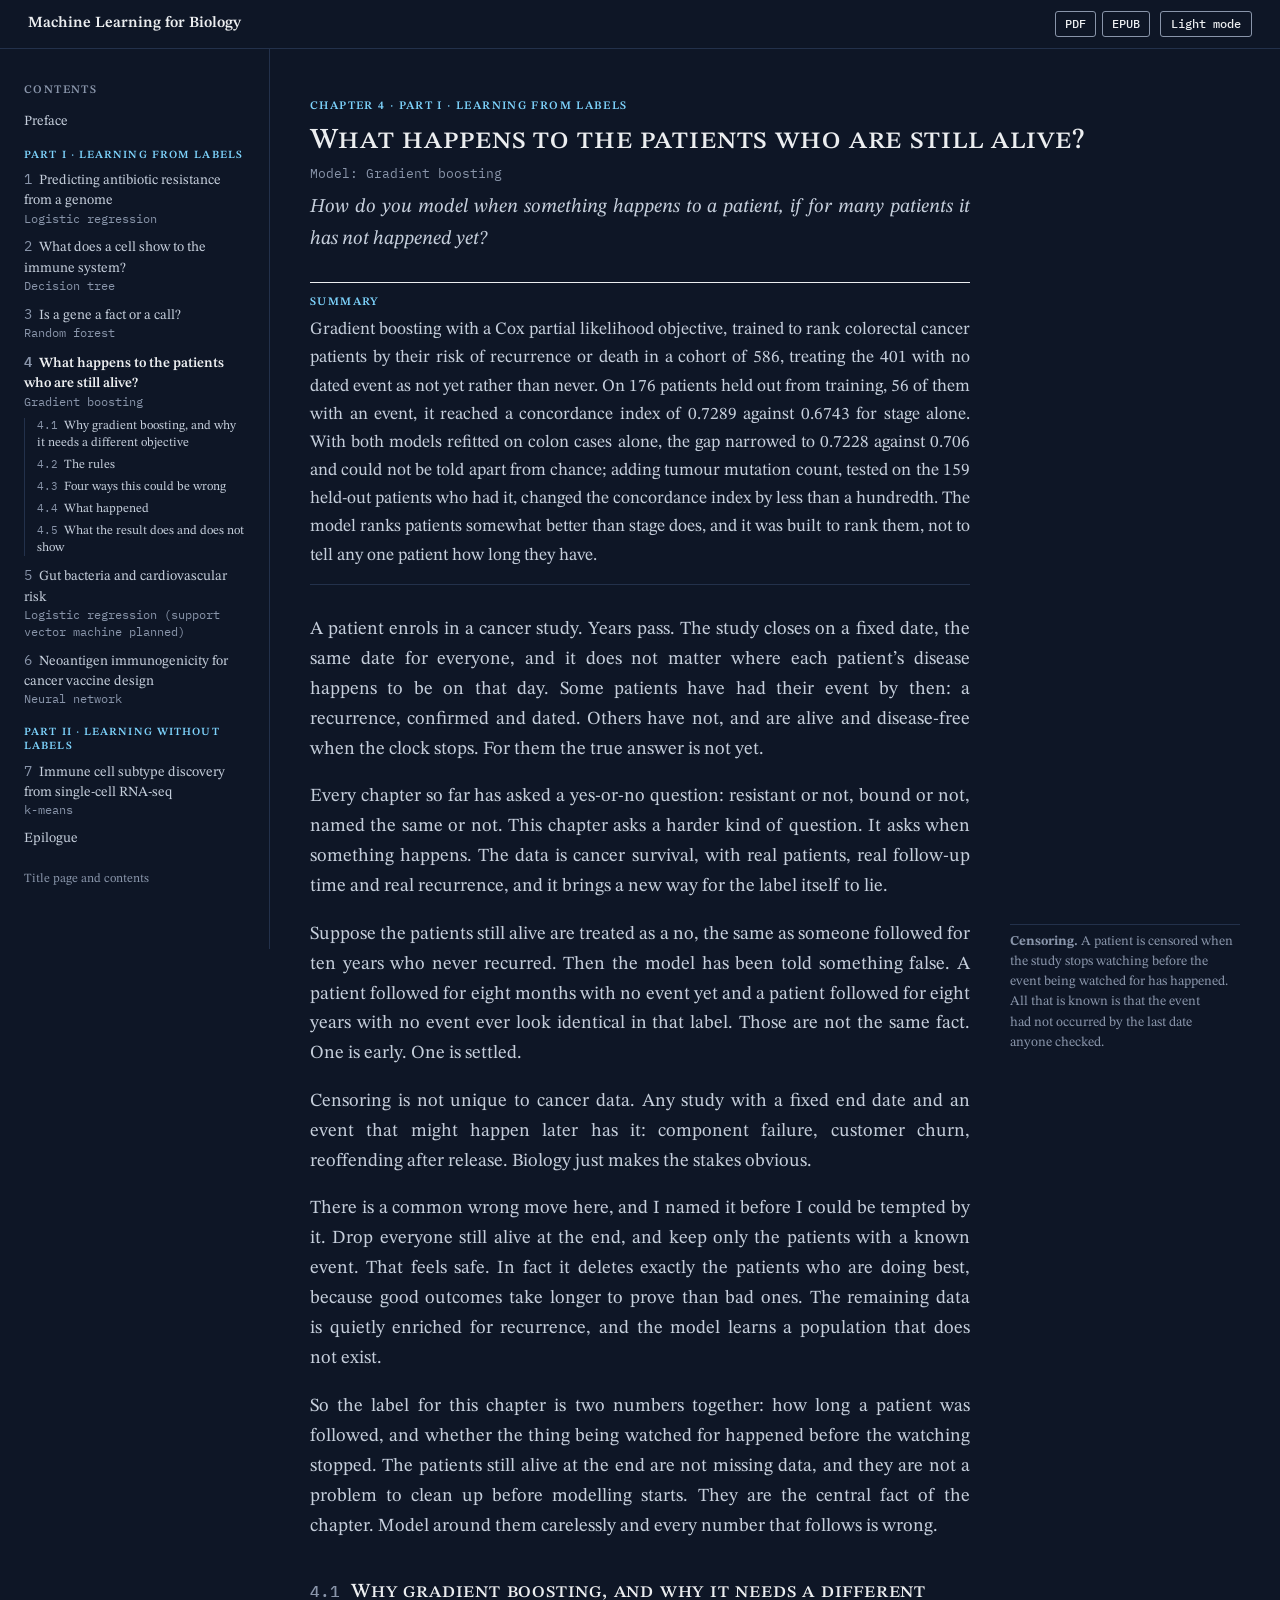
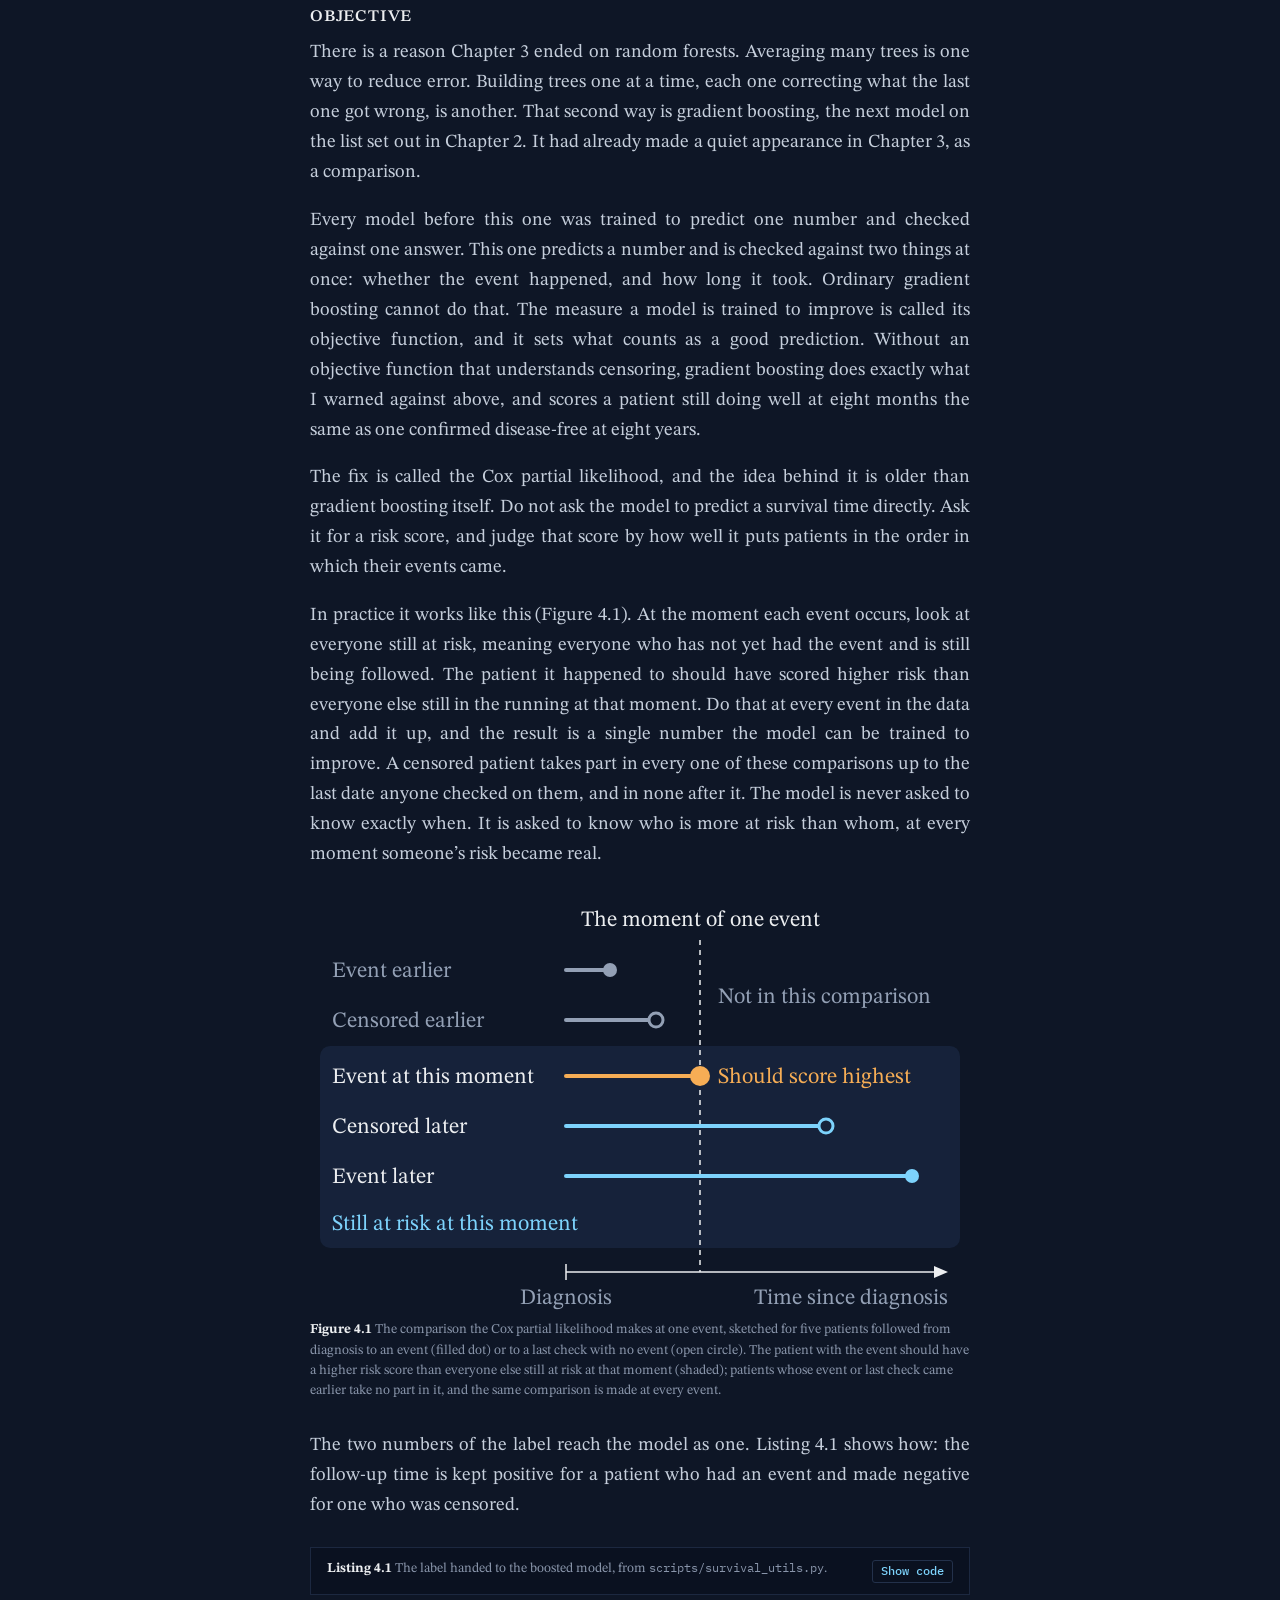
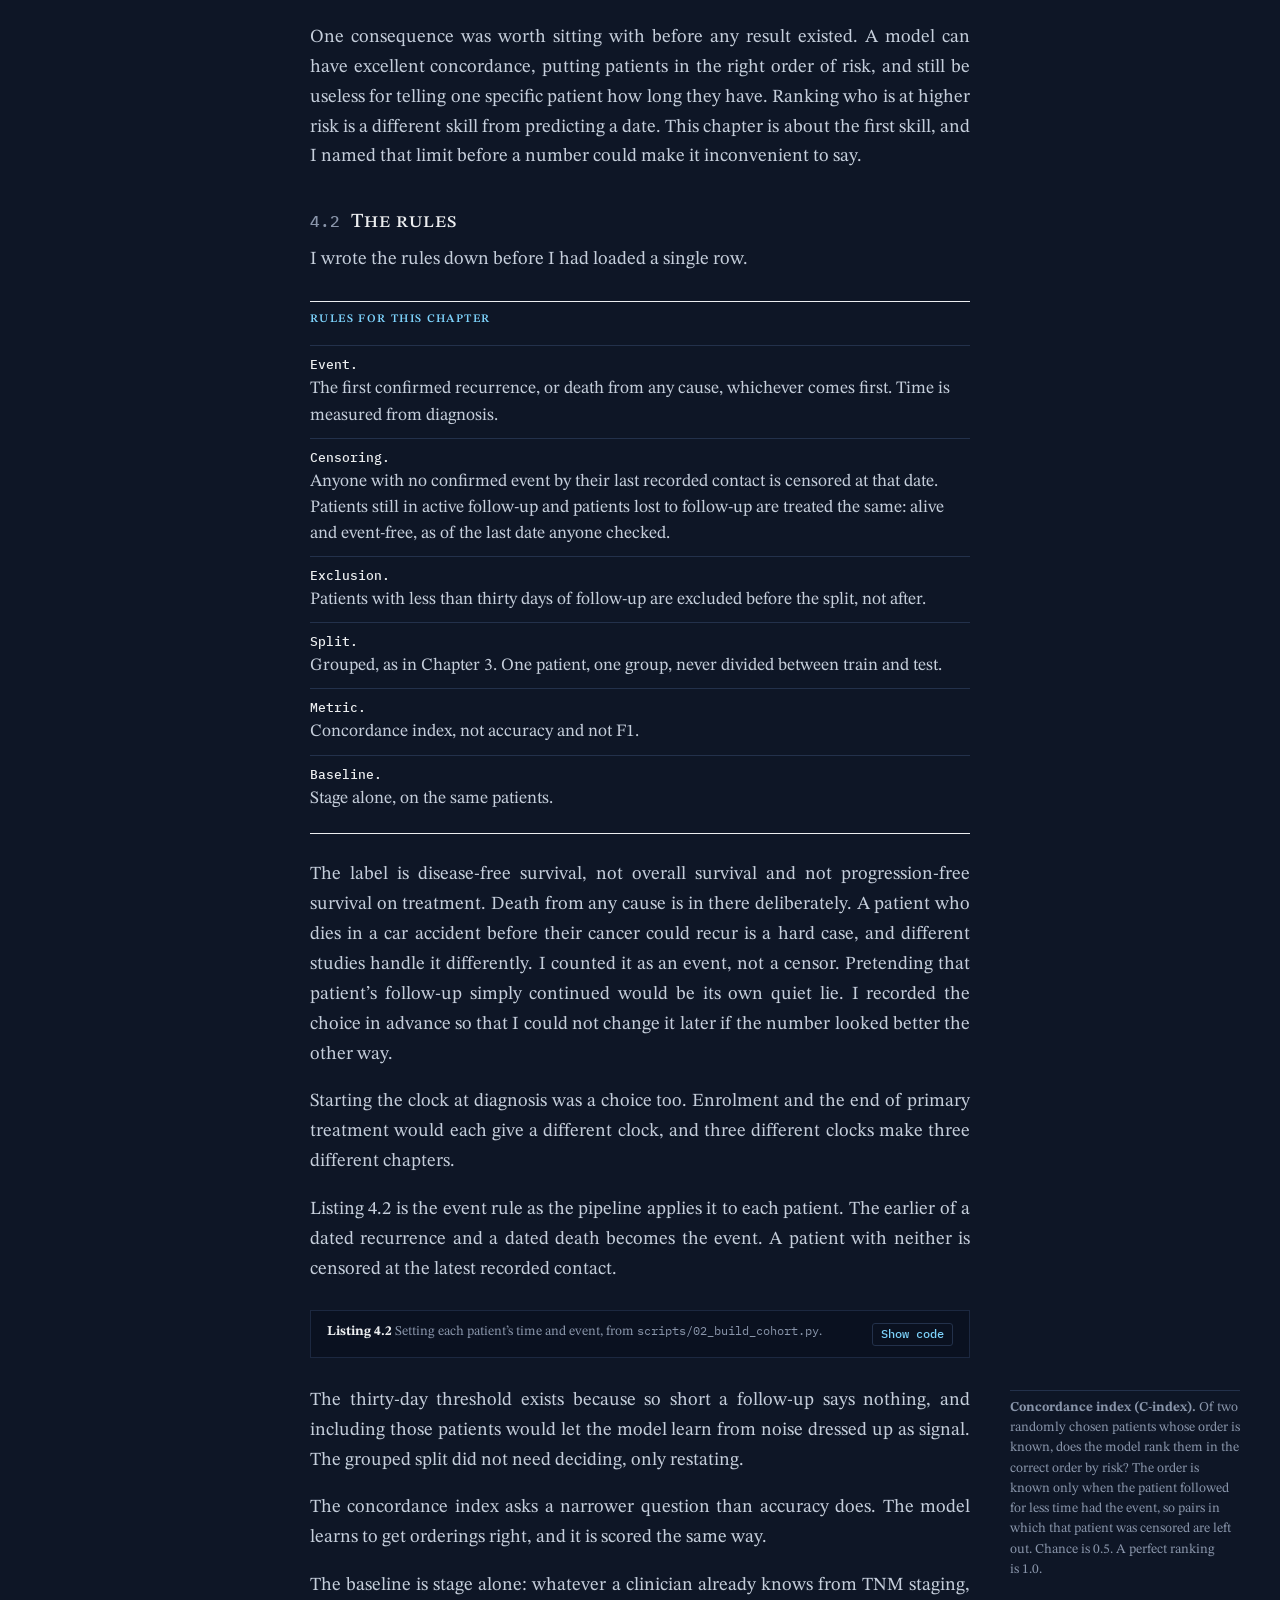
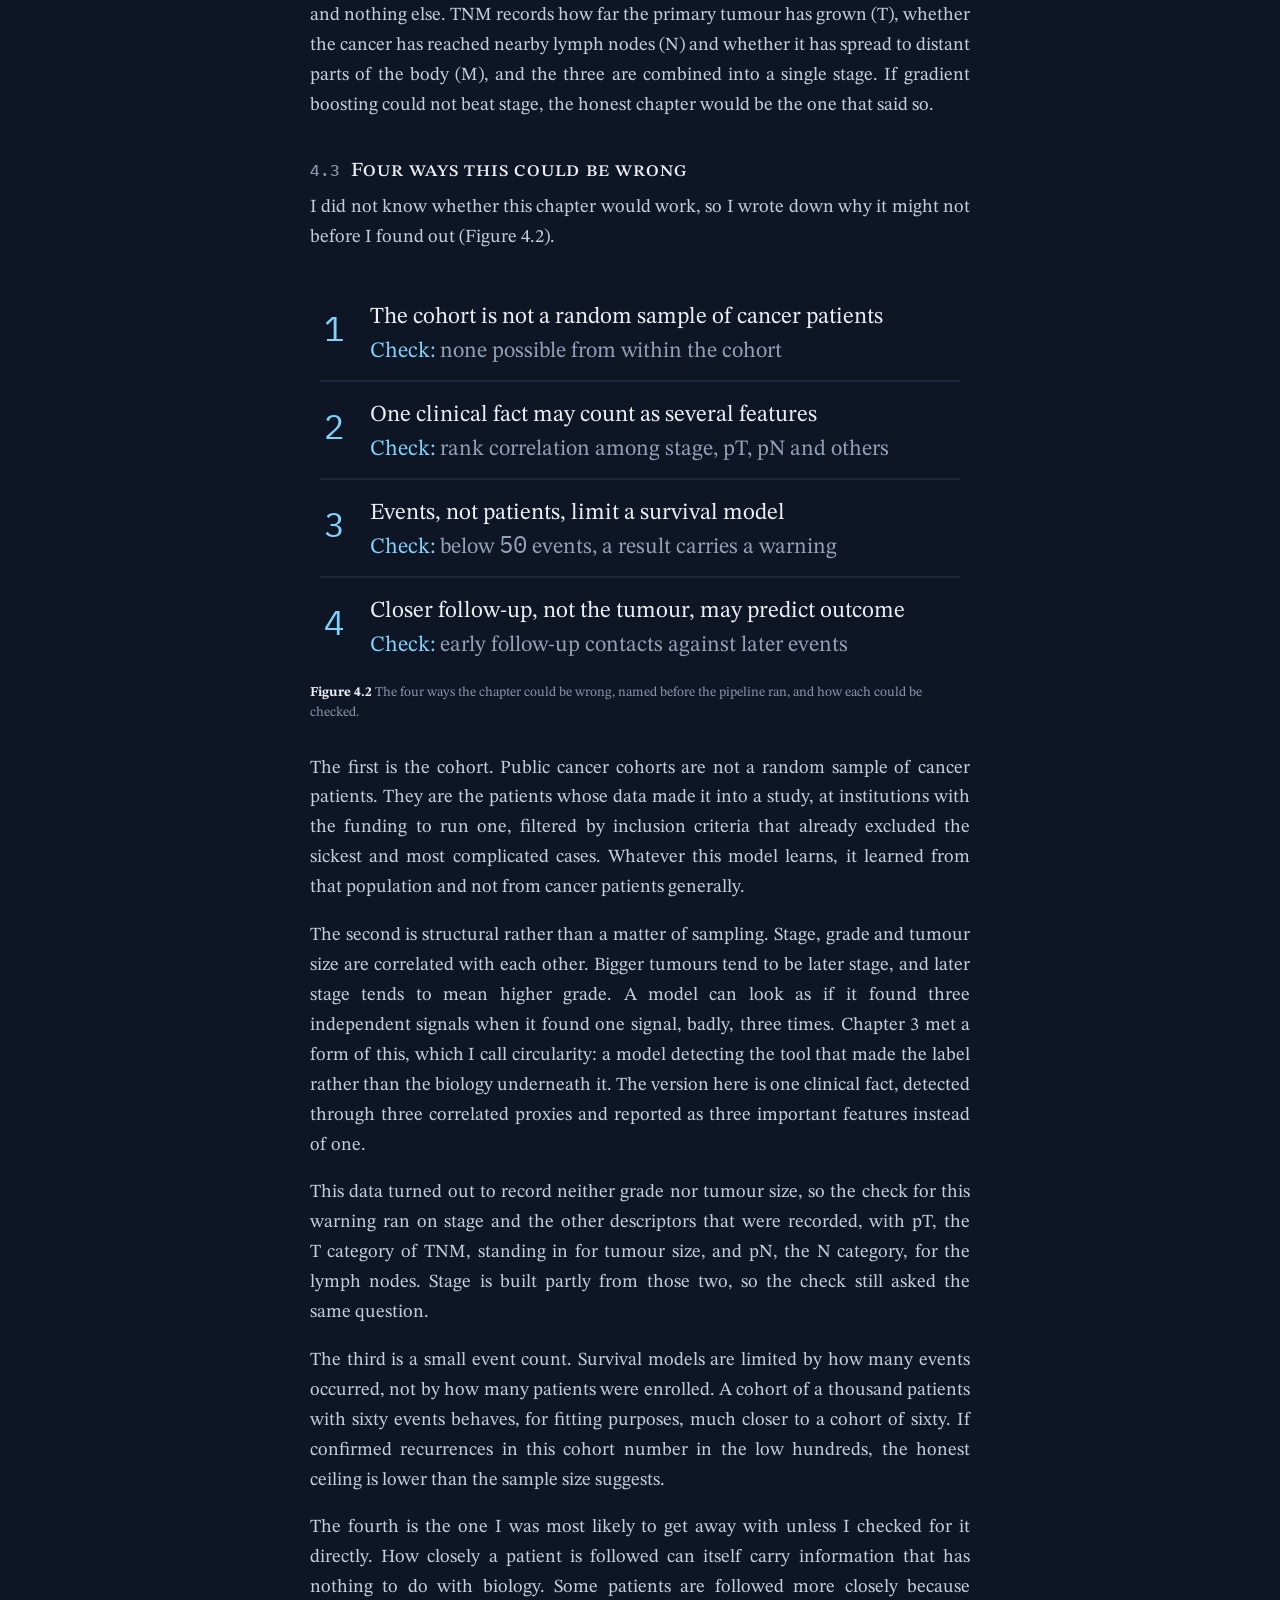
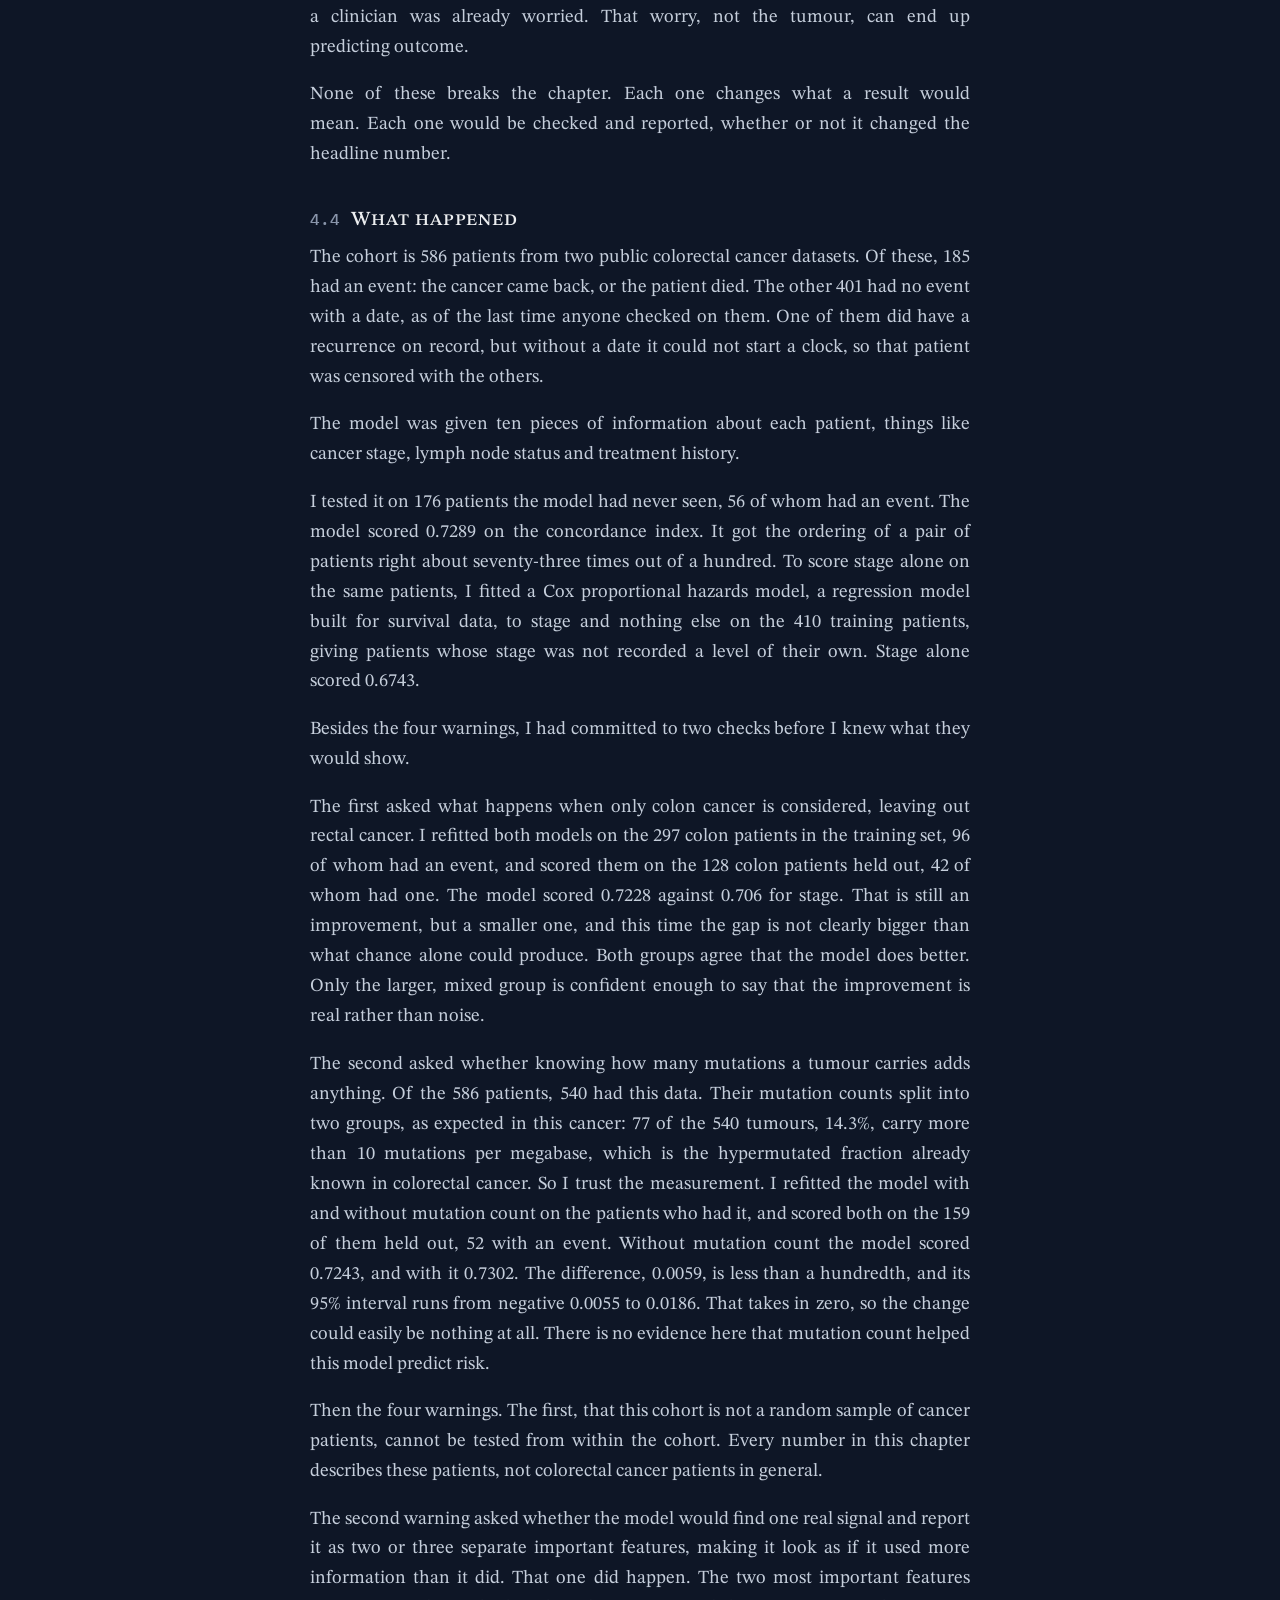
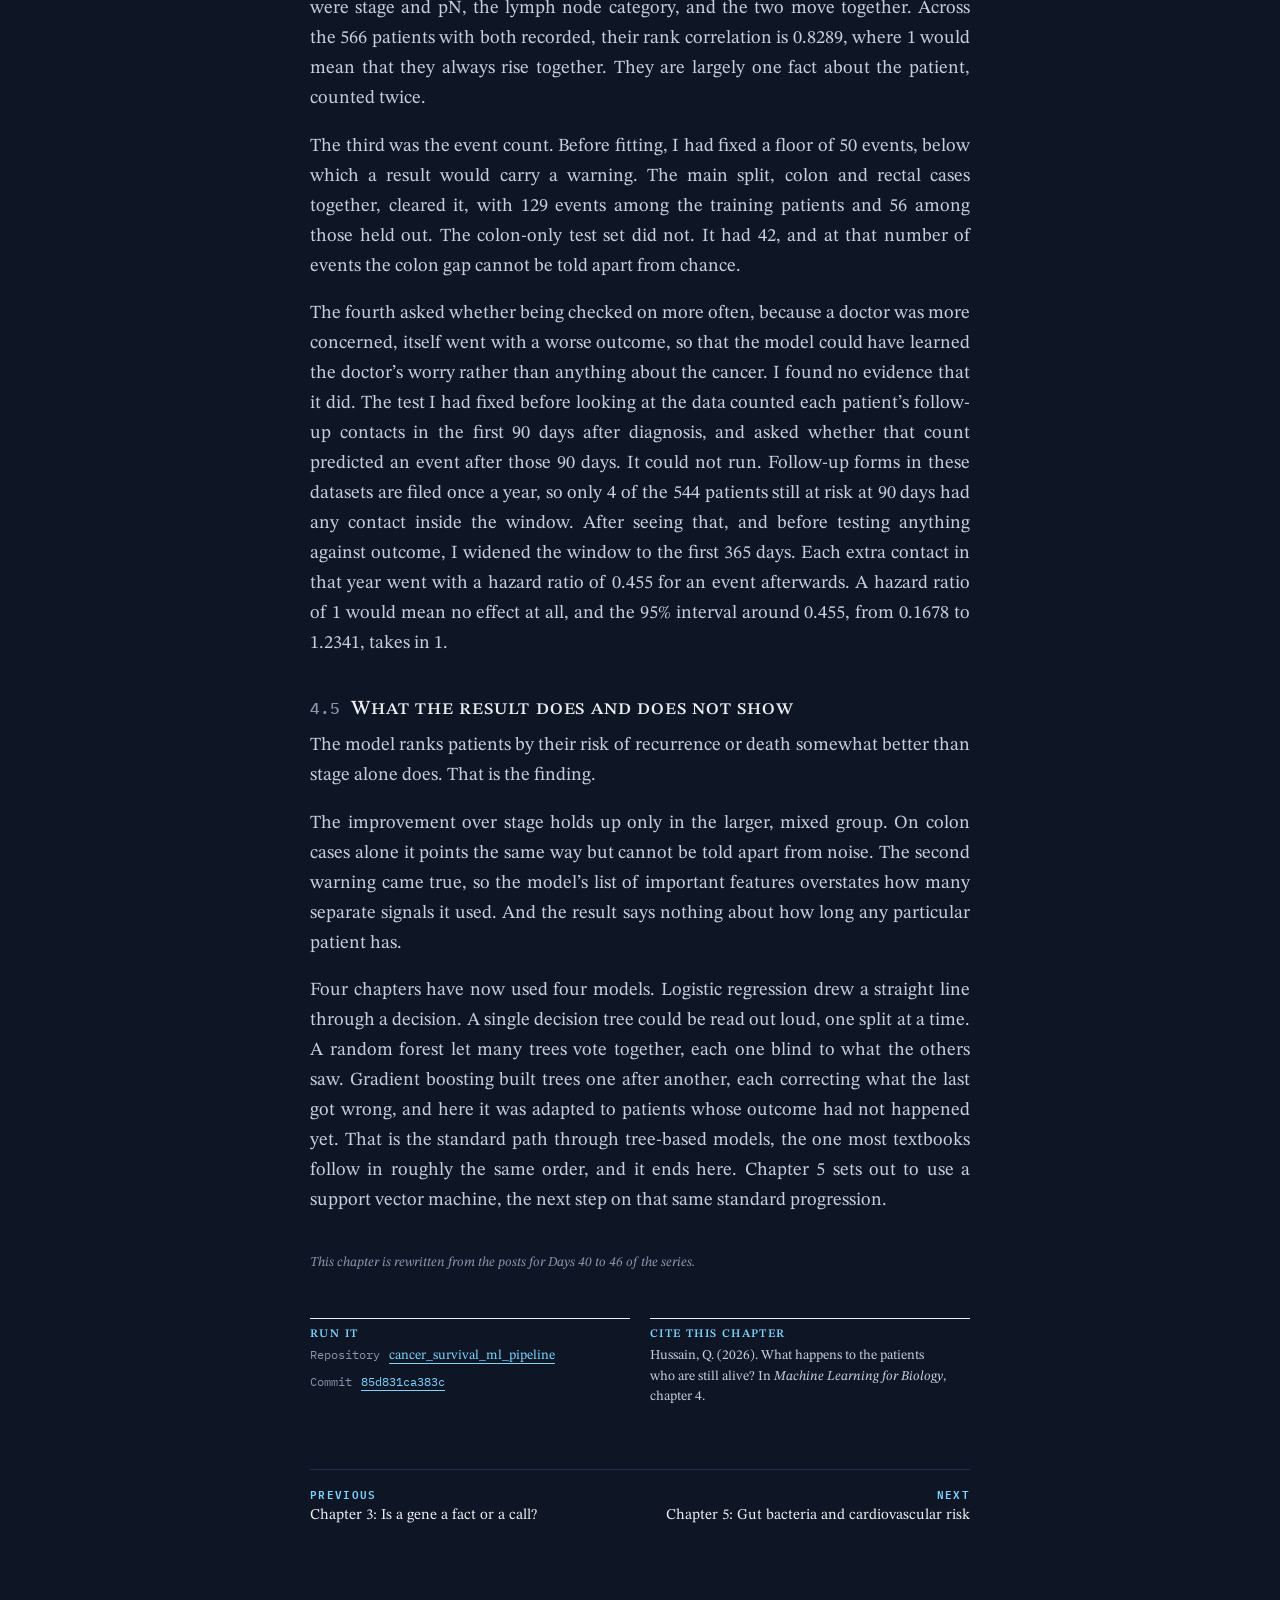
<file: docs/chapter-4.html>
<!doctype html><html lang="en-GB" data-theme="dark"><head><meta charset="utf-8">
<meta name="viewport" content="width=device-width,initial-scale=1">
<title>What happens to the patients who are still alive? · Machine Learning for Biology</title>
<meta name="description" content="Machine Learning for Biology, a book by Qasim Hussain.">
<link rel="canonical" href="https://qasim-hussain-code.github.io/machine-learning-for-biology/chapter-4.html">
<meta property="og:type" content="article">
<meta property="og:site_name" content="Machine Learning for Biology">
<meta property="og:title" content="What happens to the patients who are still alive? · Machine Learning for Biology">
<meta property="og:description" content="Machine Learning for Biology, a book by Qasim Hussain. Beta edition.">
<meta property="og:url" content="https://qasim-hussain-code.github.io/machine-learning-for-biology/chapter-4.html">
<meta property="og:locale" content="en_GB">
<meta property="og:image" content="https://qasim-hussain-code.github.io/machine-learning-for-biology/assets/share-card.jpg">
<meta property="og:image:width" content="1200"><meta property="og:image:height" content="630">
<meta property="og:image:alt" content="The cover of Machine Learning for Biology by Qasim Hussain, beside its title.">
<meta name="twitter:card" content="summary_large_image">
<link rel="preconnect" href="https://fonts.googleapis.com"><link rel="preconnect" href="https://fonts.gstatic.com" crossorigin>
<link href="https://fonts.googleapis.com/css2?family=STIX+Two+Text:ital,wght@0,400..700;1,400&family=IBM+Plex+Mono:wght@400;500;600&display=swap" rel="stylesheet"><link rel="stylesheet" href="assets/book.css">
<script>(function(){var r=document.documentElement;try{var s=localStorage.getItem('mlb-theme');if(s)r.dataset.theme=s;}catch(e){}})();</script>
</head><body class="lay-sidebar hs-smallcaps justify">
<a class="skip" href="#main">Skip to the text</a>
<header class="topbar"><a class="tb-title" href="index.html">Machine Learning for Biology</a>
<div class="tb-right"><a class="tb-ed" href="machine-learning-for-biology.pdf" aria-label="Download the print edition, PDF (2.0 MB)" title="Download the print edition, PDF (2.0 MB)">PDF</a><a class="tb-ed" href="machine-learning-for-biology.epub" download aria-label="Download the e-book edition, EPUB (0.5 MB)" title="Download the e-book edition, EPUB (0.5 MB)">EPUB</a><button class="modebtn" type="button" aria-label="Switch to light mode">Light<span class="wide"> mode</span></button></div></header>
<div class="frame"><nav class="toc" aria-label="Contents"><details class="tocd" open><summary class="toch">Contents</summary><ol><li><a href="preface.html">Preface</a></li><li class="part">Part I · Learning from labels</li><li><a href="chapter-1.html"><span class="n">1</span> Predicting antibiotic resistance from a genome<span class="m">Logistic regression</span></a></li><li><a href="chapter-2.html"><span class="n">2</span> What does a cell show to the immune system?<span class="m">Decision tree</span></a></li><li><a href="chapter-3.html"><span class="n">3</span> Is a gene a fact or a call?<span class="m">Random forest</span></a></li><li class="on"><a href="chapter-4.html" aria-current="page"><span class="n">4</span> What happens to the patients who are still alive?<span class="m">Gradient boosting</span></a><ol class="secs"><li><a href="#why-gradient-boosting-and-why-it-needs-a-different-objective"><span class="sn">4.1</span>Why gradient boosting, and why it needs a different objective</a></li><li><a href="#the-rules"><span class="sn">4.2</span>The rules</a></li><li><a href="#four-ways-this-could-be-wrong"><span class="sn">4.3</span>Four ways this could be wrong</a></li><li><a href="#what-happened"><span class="sn">4.4</span>What happened</a></li><li><a href="#what-the-result-does-and-does-not-show"><span class="sn">4.5</span>What the result does and does not show</a></li></ol></li><li><a href="chapter-5.html"><span class="n">5</span> Gut bacteria and cardiovascular risk<span class="m">Logistic regression (support vector machine planned)</span></a></li><li><a href="chapter-6.html"><span class="n">6</span> Neoantigen immunogenicity for cancer vaccine design<span class="m">Neural network</span></a></li><li class="part">Part II · Learning without labels</li><li><a href="chapter-7.html"><span class="n">7</span> Immune cell subtype discovery from single-cell RNA-seq<span class="m">k-means</span></a></li><li><a href="epilogue.html">Epilogue</a></li></ol><p class="tohome"><a href="index.html">Title page and contents</a></p></details></nav><main class="col" id="main"><header class="opener op-smallcaps"><p class="op-kicker">Chapter 4 · Part I · Learning from labels</p>
<h1 class="op-title">What happens to the patients who are still alive?</h1><p class="op-model">Model: Gradient boosting</p>
<p class="op-question">How do you model when something happens to a patient, if for many patients it has not happened yet?</p></header><section class="summary"><p class="sk">Summary</p><p>Gradient boosting with a Cox partial likelihood objective, trained to rank colorectal cancer patients by their risk of recurrence or death in a cohort of 586, treating the 401 with no dated event as not yet rather than never. On 176 patients held out from training, 56 of them with an event, it reached a concordance index of 0.7289 against 0.6743 for stage alone. With both models refitted on colon cases alone, the gap narrowed to 0.7228 against 0.706 and could not be told apart from chance; adding tumour mutation count, tested on the 159 held-out patients who had it, changed the concordance index by less than a hundredth. The model ranks patients somewhat better than stage does, and it was built to rank them, not to tell any one patient how long they have.</p></section><div class="bodywrap"><p>A patient enrols in a cancer study. Years pass. The study closes on a fixed date, the same date for everyone, and it does not matter where each patient&rsquo;s disease happens to be on that day. Some patients have had their event by then: a recurrence, confirmed and dated. Others have not, and are alive and disease-free when the clock stops. For them the true answer is not yet.</p>
<p>Every chapter so far has asked a yes-or-no question: resistant or not, bound or not, named the same or not. This chapter asks a harder kind of question. It asks when something happens. The data is cancer survival, with real patients, real follow-up time and real recurrence, and it brings a new way for the label itself to lie.</p>
<aside class="note">
<p><strong>Censoring.</strong> A patient is censored when the study stops watching before the event being watched for has happened. All that is known is that the event had not occurred by the last date anyone checked.</p>
</aside>
<p>Suppose the patients still alive are treated as a no, the same as someone followed for ten years who never recurred. Then the model has been told something false. A patient followed for eight months with no event yet and a patient followed for eight years with no event ever look identical in that label. Those are not the same fact. One is early. One is settled.</p>
<p>Censoring is not unique to cancer data. Any study with a fixed end date and an event that might happen later has it: component failure, customer churn, reoffending after release. Biology just makes the stakes obvious.</p>
<p>There is a common wrong move here, and I named it before I could be tempted by it. Drop everyone still alive at the end, and keep only the patients with a known event. That feels safe. In fact it deletes exactly the patients who are doing best, because good outcomes take longer to prove than bad ones. The remaining data is quietly enriched for recurrence, and the model learns a population that does not exist.</p>
<p>So the label for this chapter is two numbers together: how long a patient was followed, and whether the thing being watched for happened before the watching stopped. The patients still alive at the end are not missing data, and they are not a problem to clean up before modelling starts. They are the central fact of the chapter. Model around them carelessly and every number that follows is wrong.</p>
<h2 id="why-gradient-boosting-and-why-it-needs-a-different-objective"><span class="secno">4.1</span> Why gradient boosting, and why it needs a different objective</h2>
<p>There is a reason Chapter 3 ended on random forests. Averaging many trees is one way to reduce error. Building trees one at a time, each one correcting what the last one got wrong, is another. That second way is gradient boosting, the next model on the list set out in Chapter 2. It had already made a quiet appearance in Chapter 3, as a comparison.</p>
<p>Every model before this one was trained to predict one number and checked against one answer. This one predicts a number and is checked against two things at once: whether the event happened, and how long it took. Ordinary gradient boosting cannot do that. The measure a model is trained to improve is called its objective function, and it sets what counts as a good prediction. Without an objective function that understands censoring, gradient boosting does exactly what I warned against above, and scores a patient still doing well at eight months the same as one confirmed disease-free at eight years.</p>
<p>The fix is called the Cox partial likelihood, and the idea behind it is older than gradient boosting itself. Do not ask the model to predict a survival time directly. Ask it for a risk score, and judge that score by how well it puts patients in the order in which their events came.</p>
<p>In practice it works like this (Figure 4.1). At the moment each event occurs, look at everyone still at risk, meaning everyone who has not yet had the event and is still being followed. The patient it happened to should have scored higher risk than everyone else still in the running at that moment. Do that at every event in the data and add it up, and the result is a single number the model can be trained to improve. A censored patient takes part in every one of these comparisons up to the last date anyone checked on them, and in none after it. The model is never asked to know exactly when. It is asked to know who is more at risk than whom, at every moment someone&rsquo;s risk became real.</p>
<figure class="fig" id="fig-4-1"><svg role="img" aria-label="Five horizontal lines, one per patient, start together at diagnosis on a time axis. A dashed vertical line marks the moment of one event. The top two lines, labelled event earlier and censored earlier, end before it, are grey and are marked not in this comparison. A shaded band labelled still at risk at this moment holds the other three: the line labelled event at this moment, which ends on the dashed line in a large dot marked should score highest, and two lines that run on past the moment, labelled censored later and event later." xmlns="http://www.w3.org/2000/svg" viewBox="0 0 640 412" class="figsvg">
  <rect x="0" y="146" width="640" height="202" rx="10" class="fp"/>
  <g font-size="22">
    <text x="12" y="77" class="fm">Event earlier</text>
    <text x="12" y="127" class="fm">Censored earlier</text>
    <text x="12" y="183" class="fi">Event at this moment</text>
    <text x="12" y="233" class="fi">Censored later</text>
    <text x="12" y="283" class="fi">Event later</text>
    <text x="12" y="330" class="fa">Still at risk at this moment</text>
  </g>
  <line x1="380" y1="40" x2="380" y2="372" class="si" stroke-width="1.5" stroke-dasharray="5 5"/>
  <text x="380" y="26" font-size="22" text-anchor="middle" class="fi">The moment of one event</text>
  <g stroke-width="4" stroke-linecap="round">
    <line x1="246" y1="70" x2="290" y2="70" class="sm"/>
    <line x1="246" y1="120" x2="336" y2="120" class="sm"/>
    <line x1="246" y1="176" x2="380" y2="176" class="sa2"/>
    <line x1="246" y1="226" x2="506" y2="226" class="sa"/>
    <line x1="246" y1="276" x2="592" y2="276" class="sa"/>
  </g>
  <circle cx="290" cy="70" r="7" class="fm"/>
  <circle cx="336" cy="120" r="7" class="fbg sm" stroke-width="3"/>
  <circle cx="380" cy="176" r="10" class="fa2"/>
  <circle cx="506" cy="226" r="7" class="fp sa" stroke-width="3"/>
  <circle cx="592" cy="276" r="7" class="fa"/>
  <text x="398" y="103" font-size="22" class="fm">Not in this comparison</text>
  <text x="398" y="183" font-size="22" class="fa2">Should score highest</text>
  <g class="si" stroke-width="1.5">
    <line x1="246" y1="372" x2="616" y2="372"/>
    <line x1="246" y1="364" x2="246" y2="380"/>
  </g>
  <polygon points="628,372 614,366 614,378" class="fi"/>
  <g font-size="22" class="fm">
    <text x="246" y="404" text-anchor="middle">Diagnosis</text>
    <text x="628" y="404" text-anchor="end">Time since diagnosis</text>
  </g>
</svg>
<figcaption><b>Figure 4.1</b> The comparison the Cox partial likelihood makes at one event, sketched for five patients followed from diagnosis to an event (filled dot) or to a last check with no event (open circle). The patient with the event should have a higher risk score than everyone else still at risk at that moment (shaded); patients whose event or last check came earlier take no part in it, and the same comparison is made at every event.</figcaption></figure>

<p>The two numbers of the label reach the model as one. Listing 4.1 shows how: the follow-up time is kept positive for a patient who had an event and made negative for one who was censored.</p>
<details class="lst"><summary class="lst-cap"><span class="lt"><b>Listing 4.1</b> The label handed to the boosted model, from <code>scripts/survival_utils.py</code>.</span></summary><pre tabindex="0"><code class="language-python">def cox_labels(time, event):
    &quot;&quot;&quot;XGBoost survival:cox labels: positive time for events, negative for censored.&quot;&quot;&quot;
    time = np.asarray(time, dtype=float)
    event = np.asarray(event).astype(bool)
    return np.where(event, time, -time)
</code></pre></details>
<p>One consequence was worth sitting with before any result existed. A model can have excellent concordance, putting patients in the right order of risk, and still be useless for telling one specific patient how long they have. Ranking who is at higher risk is a different skill from predicting a date. This chapter is about the first skill, and I named that limit before a number could make it inconvenient to say.</p>
<h2 id="the-rules"><span class="secno">4.2</span> The rules</h2>
<p>I wrote the rules down before I had loaded a single row.</p>
<div class="rules"><p class="rh">Rules for this chapter</p>
<p><strong>Event.</strong> The first confirmed recurrence, or death from any cause, whichever comes first. Time is measured from diagnosis.</p>
<p><strong>Censoring.</strong> Anyone with no confirmed event by their last recorded contact is censored at that date. Patients still in active follow-up and patients lost to follow-up are treated the same: alive and event-free, as of the last date anyone checked.</p>
<p><strong>Exclusion.</strong> Patients with less than thirty days of follow-up are excluded before the split, not after.</p>
<p><strong>Split.</strong> Grouped, as in Chapter 3. One patient, one group, never divided between train and test.</p>
<p><strong>Metric.</strong> Concordance index, not accuracy and not F1.</p>
<p><strong>Baseline.</strong> Stage alone, on the same patients.</p>
</div>
<p>The label is disease-free survival, not overall survival and not progression-free survival on treatment. Death from any cause is in there deliberately. A patient who dies in a car accident before their cancer could recur is a hard case, and different studies handle it differently. I counted it as an event, not a censor. Pretending that patient&rsquo;s follow-up simply continued would be its own quiet lie. I recorded the choice in advance so that I could not change it later if the number looked better the other way.</p>
<p>Starting the clock at diagnosis was a choice too. Enrolment and the end of primary treatment would each give a different clock, and three different clocks make three different chapters.</p>
<p>Listing 4.2 is the event rule as the pipeline applies it to each patient. The earlier of a dated recurrence and a dated death becomes the event. A patient with neither is censored at the latest recorded contact.</p>
<details class="lst"><summary class="lst-cap"><span class="lt"><b>Listing 4.2</b> Setting each patient’s time and event, from <code>scripts/02_build_cohort.py</code>.</span></summary><pre tabindex="0"><code class="language-python">candidates = [d for d in (first_recurrence, first_death) if d is not None]
if candidates:
    time, event = min(candidates), 1
    if first_recurrence is not None and first_recurrence == time:
        event_type = &quot;recurrence&quot;
    else:
        event_type = &quot;death&quot;
else:
    contacts = [c for c in ([number(row.get(&quot;last_contact_days_to&quot;))]
                            + fu_contact[barcode] + fu_death[barcode])
                if c is not None]
    if not contacts:
        audit[&quot;dropped_no_time&quot;] += 1
        continue
    time, event, event_type = max(contacts), 0, &quot;censored&quot;
</code></pre></details>
<aside class="note">
<p><strong>Concordance index (C-index).</strong> Of two randomly chosen patients whose order is known, does the model rank them in the correct order by risk? The order is known only when the patient followed for less time had the event, so pairs in which that patient was censored are left out. Chance is 0.5. A perfect ranking is 1.0.</p>
</aside>
<p>The thirty-day threshold exists because so short a follow-up says nothing, and including those patients would let the model learn from noise dressed up as signal. The grouped split did not need deciding, only restating.</p>
<p>The concordance index asks a narrower question than accuracy does. The model learns to get orderings right, and it is scored the same way.</p>
<p>The baseline is stage alone: whatever a clinician already knows from TNM staging, and nothing else. TNM records how far the primary tumour has grown (T), whether the cancer has reached nearby lymph nodes (N) and whether it has spread to distant parts of the body (M), and the three are combined into a single stage. If gradient boosting could not beat stage, the honest chapter would be the one that said so.</p>
<h2 id="four-ways-this-could-be-wrong"><span class="secno">4.3</span> Four ways this could be wrong</h2>
<p>I did not know whether this chapter would work, so I wrote down why it might not before I found out (Figure 4.2).</p>
<figure class="fig" id="fig-4-2"><svg role="img" aria-label="A numbered list of four warnings, each with its check beneath it. One: the cohort is not a random sample of cancer patients; check, none possible from within the cohort. Two: one clinical fact may count as several features; check, rank correlation among stage, pT, pN and others. Three: events, not patients, limit a survival model; check, below 50 events, a result carries a warning. Four: closer follow-up, not the tumour, may predict outcome; check, early follow-up contacts against later events." xmlns="http://www.w3.org/2000/svg" viewBox="0 0 640 392" class="figsvg">
  <g class="sl" stroke-width="1.2">
    <line x1="0" y1="98" x2="640" y2="98"/>
    <line x1="0" y1="196" x2="640" y2="196"/>
    <line x1="0" y1="294" x2="640" y2="294"/>
  </g>
  <g font-size="34" class="fa num">
    <text x="4" y="58">1</text>
    <text x="4" y="156">2</text>
    <text x="4" y="254">3</text>
    <text x="4" y="352">4</text>
  </g>
  <g font-size="23" class="fi">
    <text x="50" y="40">The cohort is not a random sample of cancer patients</text>
    <text x="50" y="138">One clinical fact may count as several features</text>
    <text x="50" y="236">Events, not patients, limit a survival model</text>
    <text x="50" y="334">Closer follow-up, not the tumour, may predict outcome</text>
  </g>
  <g font-size="22" class="fm">
    <text x="50" y="74"><tspan class="fa">Check:</tspan> none possible from within the cohort</text>
    <text x="50" y="172"><tspan class="fa">Check:</tspan> rank correlation among stage, pT, pN and others</text>
    <text x="50" y="270"><tspan class="fa">Check:</tspan> below <tspan class="num" font-size="24">50</tspan> events, a result carries a warning</text>
    <text x="50" y="368"><tspan class="fa">Check:</tspan> early follow-up contacts against later events</text>
  </g>
</svg>
<figcaption><b>Figure 4.2</b> The four ways the chapter could be wrong, named before the pipeline ran, and how each could be checked.</figcaption></figure>

<p>The first is the cohort. Public cancer cohorts are not a random sample of cancer patients. They are the patients whose data made it into a study, at institutions with the funding to run one, filtered by inclusion criteria that already excluded the sickest and most complicated cases. Whatever this model learns, it learned from that population and not from cancer patients generally.</p>
<p>The second is structural rather than a matter of sampling. Stage, grade and tumour size are correlated with each other. Bigger tumours tend to be later stage, and later stage tends to mean higher grade. A model can look as if it found three independent signals when it found one signal, badly, three times. Chapter 3 met a form of this, which I call circularity: a model detecting the tool that made the label rather than the biology underneath it. The version here is one clinical fact, detected through three correlated proxies and reported as three important features instead of one.</p>
<p>This data turned out to record neither grade nor tumour size, so the check for this warning ran on stage and the other descriptors that were recorded, with pT, the T category of TNM, standing in for tumour size, and pN, the N category, for the lymph nodes. Stage is built partly from those two, so the check still asked the same question.</p>
<p>The third is a small event count. Survival models are limited by how many events occurred, not by how many patients were enrolled. A cohort of a thousand patients with sixty events behaves, for fitting purposes, much closer to a cohort of sixty. If confirmed recurrences in this cohort number in the low hundreds, the honest ceiling is lower than the sample size suggests.</p>
<p>The fourth is the one I was most likely to get away with unless I checked for it directly. How closely a patient is followed can itself carry information that has nothing to do with biology. Some patients are followed more closely because a clinician was already worried. That worry, not the tumour, can end up predicting outcome.</p>
<p>None of these breaks the chapter. Each one changes what a result would mean. Each one would be checked and reported, whether or not it changed the headline number.</p>
<h2 id="what-happened"><span class="secno">4.4</span> What happened</h2>
<p>The cohort is 586 patients from two public colorectal cancer datasets. Of these, 185 had an event: the cancer came back, or the patient died. The other 401 had no event with a date, as of the last time anyone checked on them. One of them did have a recurrence on record, but without a date it could not start a clock, so that patient was censored with the others.</p>
<p>The model was given ten pieces of information about each patient, things like cancer stage, lymph node status and treatment history.</p>
<p>I tested it on 176 patients the model had never seen, 56 of whom had an event. The model scored 0.7289 on the concordance index. It got the ordering of a pair of patients right about seventy-three times out of a hundred. To score stage alone on the same patients, I fitted a Cox proportional hazards model, a regression model built for survival data, to stage and nothing else on the 410 training patients, giving patients whose stage was not recorded a level of their own. Stage alone scored 0.6743.</p>
<p>Besides the four warnings, I had committed to two checks before I knew what they would show.</p>
<p>The first asked what happens when only colon cancer is considered, leaving out rectal cancer. I refitted both models on the 297 colon patients in the training set, 96 of whom had an event, and scored them on the 128 colon patients held out, 42 of whom had one. The model scored 0.7228 against 0.706 for stage. That is still an improvement, but a smaller one, and this time the gap is not clearly bigger than what chance alone could produce. Both groups agree that the model does better. Only the larger, mixed group is confident enough to say that the improvement is real rather than noise.</p>
<p>The second asked whether knowing how many mutations a tumour carries adds anything. Of the 586 patients, 540 had this data. Their mutation counts split into two groups, as expected in this cancer: 77 of the 540 tumours, 14.3%, carry more than 10 mutations per megabase, which is the hypermutated fraction already known in colorectal cancer. So I trust the measurement. I refitted the model with and without mutation count on the patients who had it, and scored both on the 159 of them held out, 52 with an event. Without mutation count the model scored 0.7243, and with it 0.7302. The difference, 0.0059, is less than a hundredth, and its 95% interval runs from negative 0.0055 to 0.0186. That takes in zero, so the change could easily be nothing at all. There is no evidence here that mutation count helped this model predict risk.</p>
<p>Then the four warnings. The first, that this cohort is not a random sample of cancer patients, cannot be tested from within the cohort. Every number in this chapter describes these patients, not colorectal cancer patients in general.</p>
<p>The second warning asked whether the model would find one real signal and report it as two or three separate important features, making it look as if it used more information than it did. That one did happen. The two most important features were stage and pN, the lymph node category, and the two move together. Across the 566 patients with both recorded, their rank correlation is 0.8289, where 1 would mean that they always rise together. They are largely one fact about the patient, counted twice.</p>
<p>The third was the event count. Before fitting, I had fixed a floor of 50 events, below which a result would carry a warning. The main split, colon and rectal cases together, cleared it, with 129 events among the training patients and 56 among those held out. The colon-only test set did not. It had 42, and at that number of events the colon gap cannot be told apart from chance.</p>
<p>The fourth asked whether being checked on more often, because a doctor was more concerned, itself went with a worse outcome, so that the model could have learned the doctor&rsquo;s worry rather than anything about the cancer. I found no evidence that it did. The test I had fixed before looking at the data counted each patient&rsquo;s follow-up contacts in the first 90 days after diagnosis, and asked whether that count predicted an event after those 90 days. It could not run. Follow-up forms in these datasets are filed once a year, so only 4 of the 544 patients still at risk at 90 days had any contact inside the window. After seeing that, and before testing anything against outcome, I widened the window to the first 365 days. Each extra contact in that year went with a hazard ratio of 0.455 for an event afterwards. A hazard ratio of 1 would mean no effect at all, and the 95% interval around 0.455, from 0.1678 to 1.2341, takes in 1.</p>
<h2 id="what-the-result-does-and-does-not-show"><span class="secno">4.5</span> What the result does and does not show</h2>
<p>The model ranks patients by their risk of recurrence or death somewhat better than stage alone does. That is the finding.</p>
<p>The improvement over stage holds up only in the larger, mixed group. On colon cases alone it points the same way but cannot be told apart from noise. The second warning came true, so the model&rsquo;s list of important features overstates how many separate signals it used. And the result says nothing about how long any particular patient has.</p>
<p>Four chapters have now used four models. Logistic regression drew a straight line through a decision. A single decision tree could be read out loud, one split at a time. A random forest let many trees vote together, each one blind to what the others saw. Gradient boosting built trees one after another, each correcting what the last got wrong, and here it was adapted to patients whose outcome had not happened yet. That is the standard path through tree-based models, the one most textbooks follow in roughly the same order, and it ends here. Chapter 5 sets out to use a support vector machine, the next step on that same standard progression.</p>
<p class="prov">This chapter is rewritten from the posts for Days 40 to 46 of the series.</p></div><section class="endm"><div class="run"><p class="eh">Run it</p>
<p><span class="lbl">Repository</span> <a href="https://github.com/Qasim-Hussain-Code/cancer_survival_ml_pipeline">cancer_survival_ml_pipeline</a></p>
<p><span class="lbl">Commit</span> <a href="https://github.com/Qasim-Hussain-Code/cancer_survival_ml_pipeline/tree/85d831ca383c"><code>85d831ca383c</code></a></p></div>
<div class="cite"><p class="eh">Cite this chapter</p><p>Hussain, Q. (2026). What happens to the patients who are still alive? In <i>Machine Learning for Biology</i>, chapter 4.</p></div></section><nav class="pn" aria-label="Previous and next"><a class="prev" href="chapter-3.html"><span>Previous</span>Chapter 3: Is a gene a fact or a call?</a><a class="next" href="chapter-5.html"><span>Next</span>Chapter 5: Gut bacteria and cardiovascular risk</a></nav></main></div>
<script src="assets/book.js"></script></body></html>
</file>
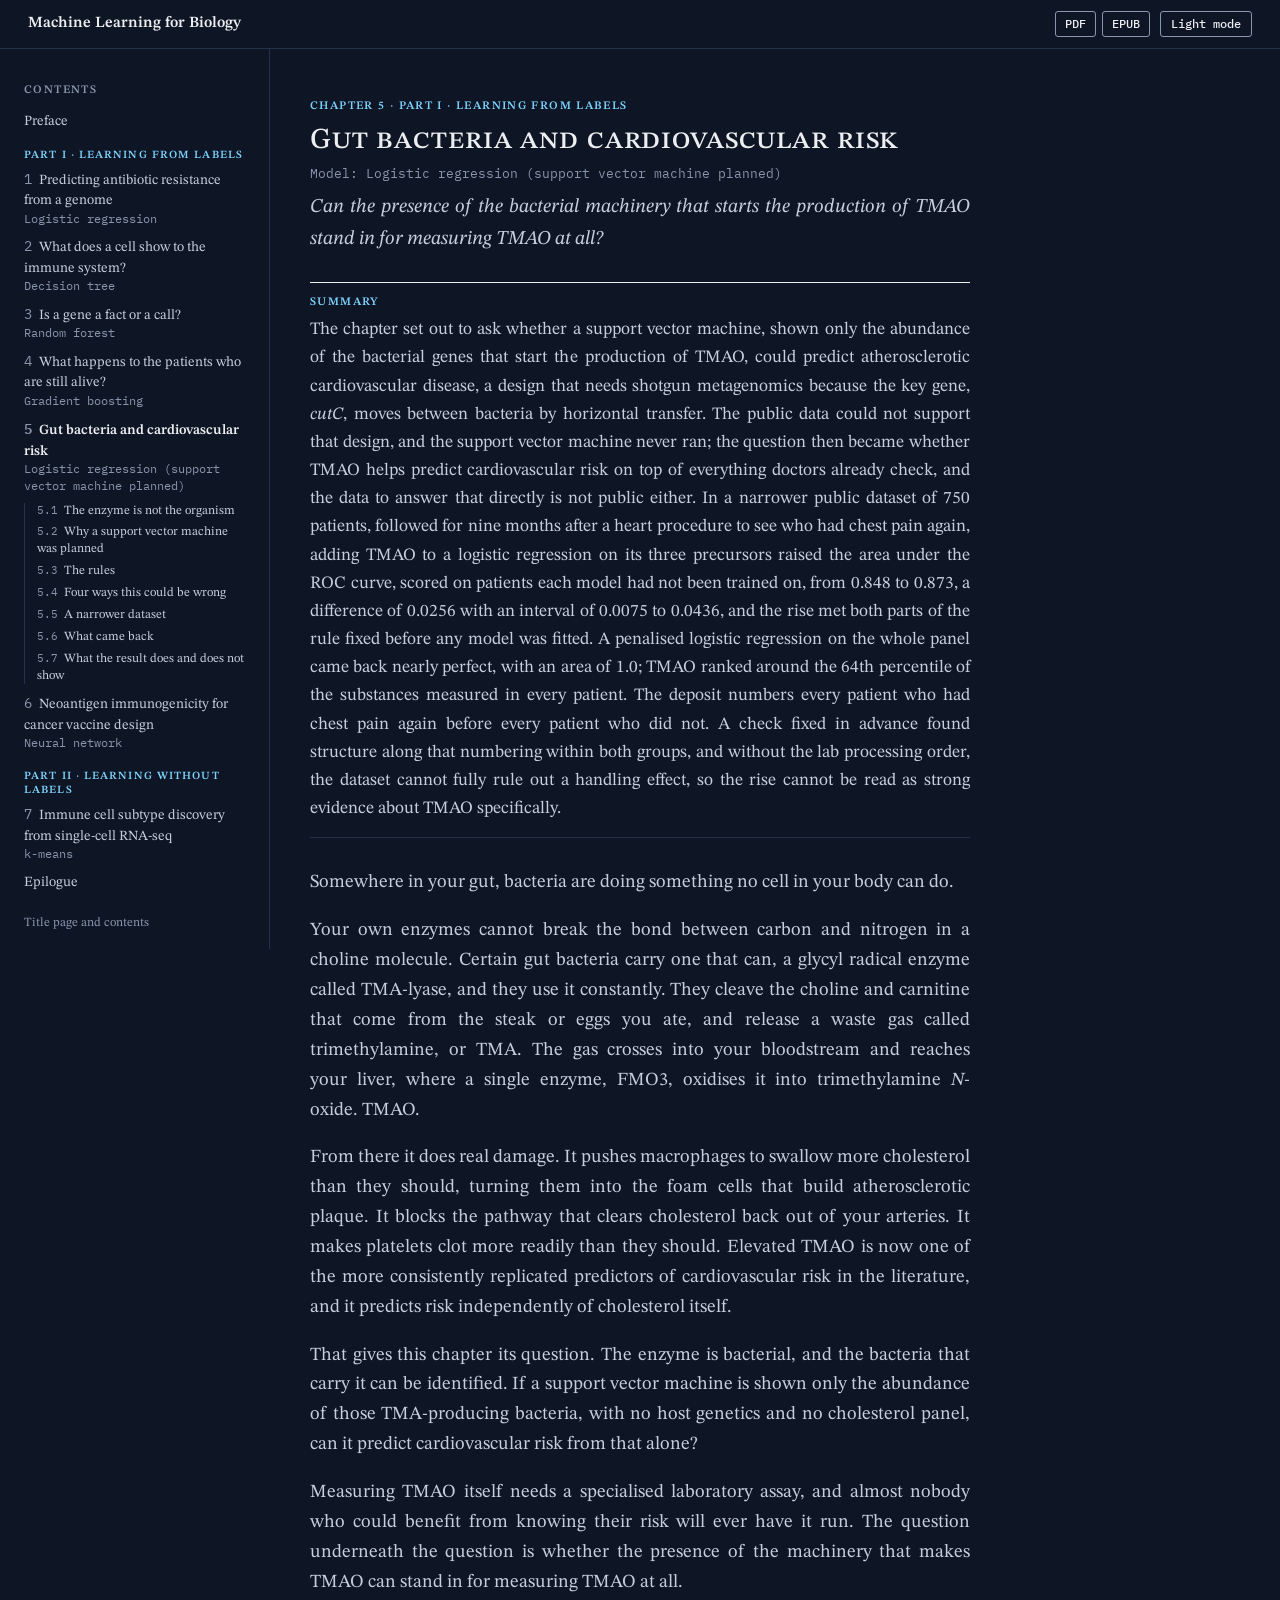
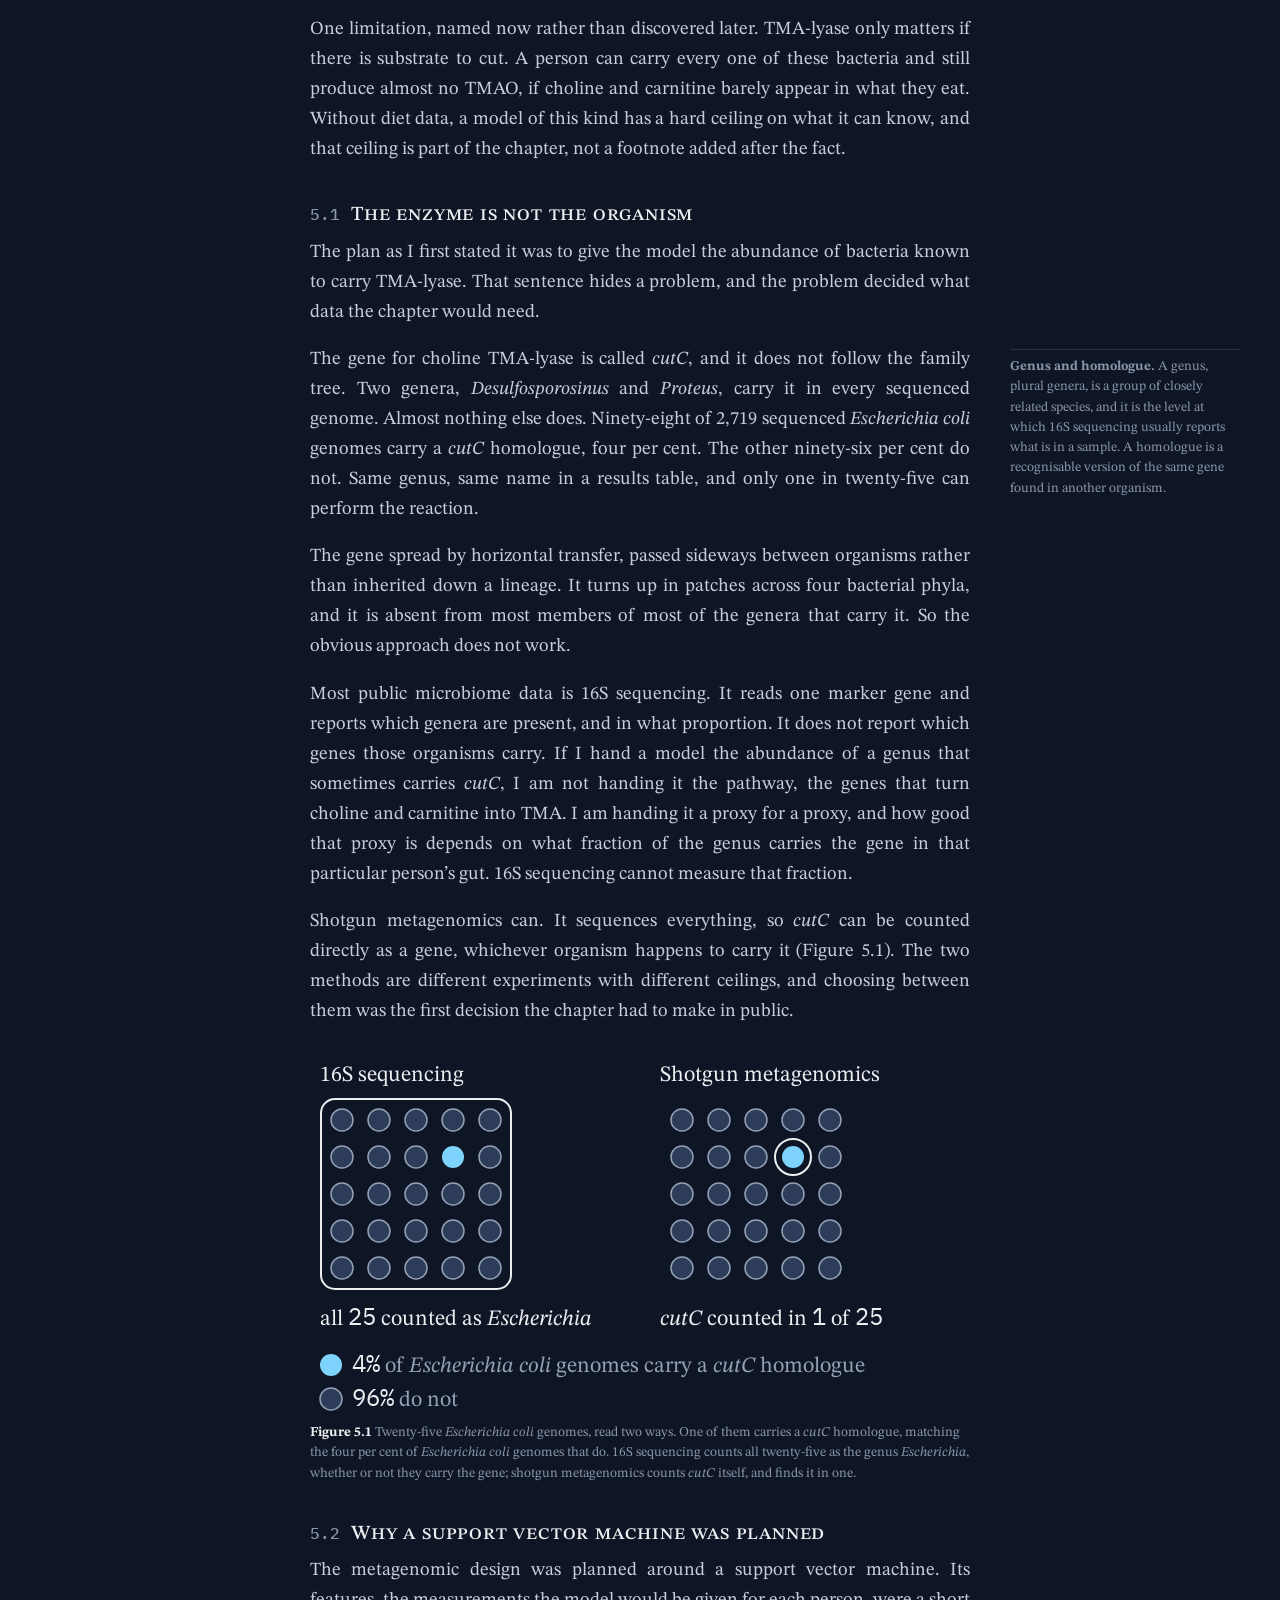
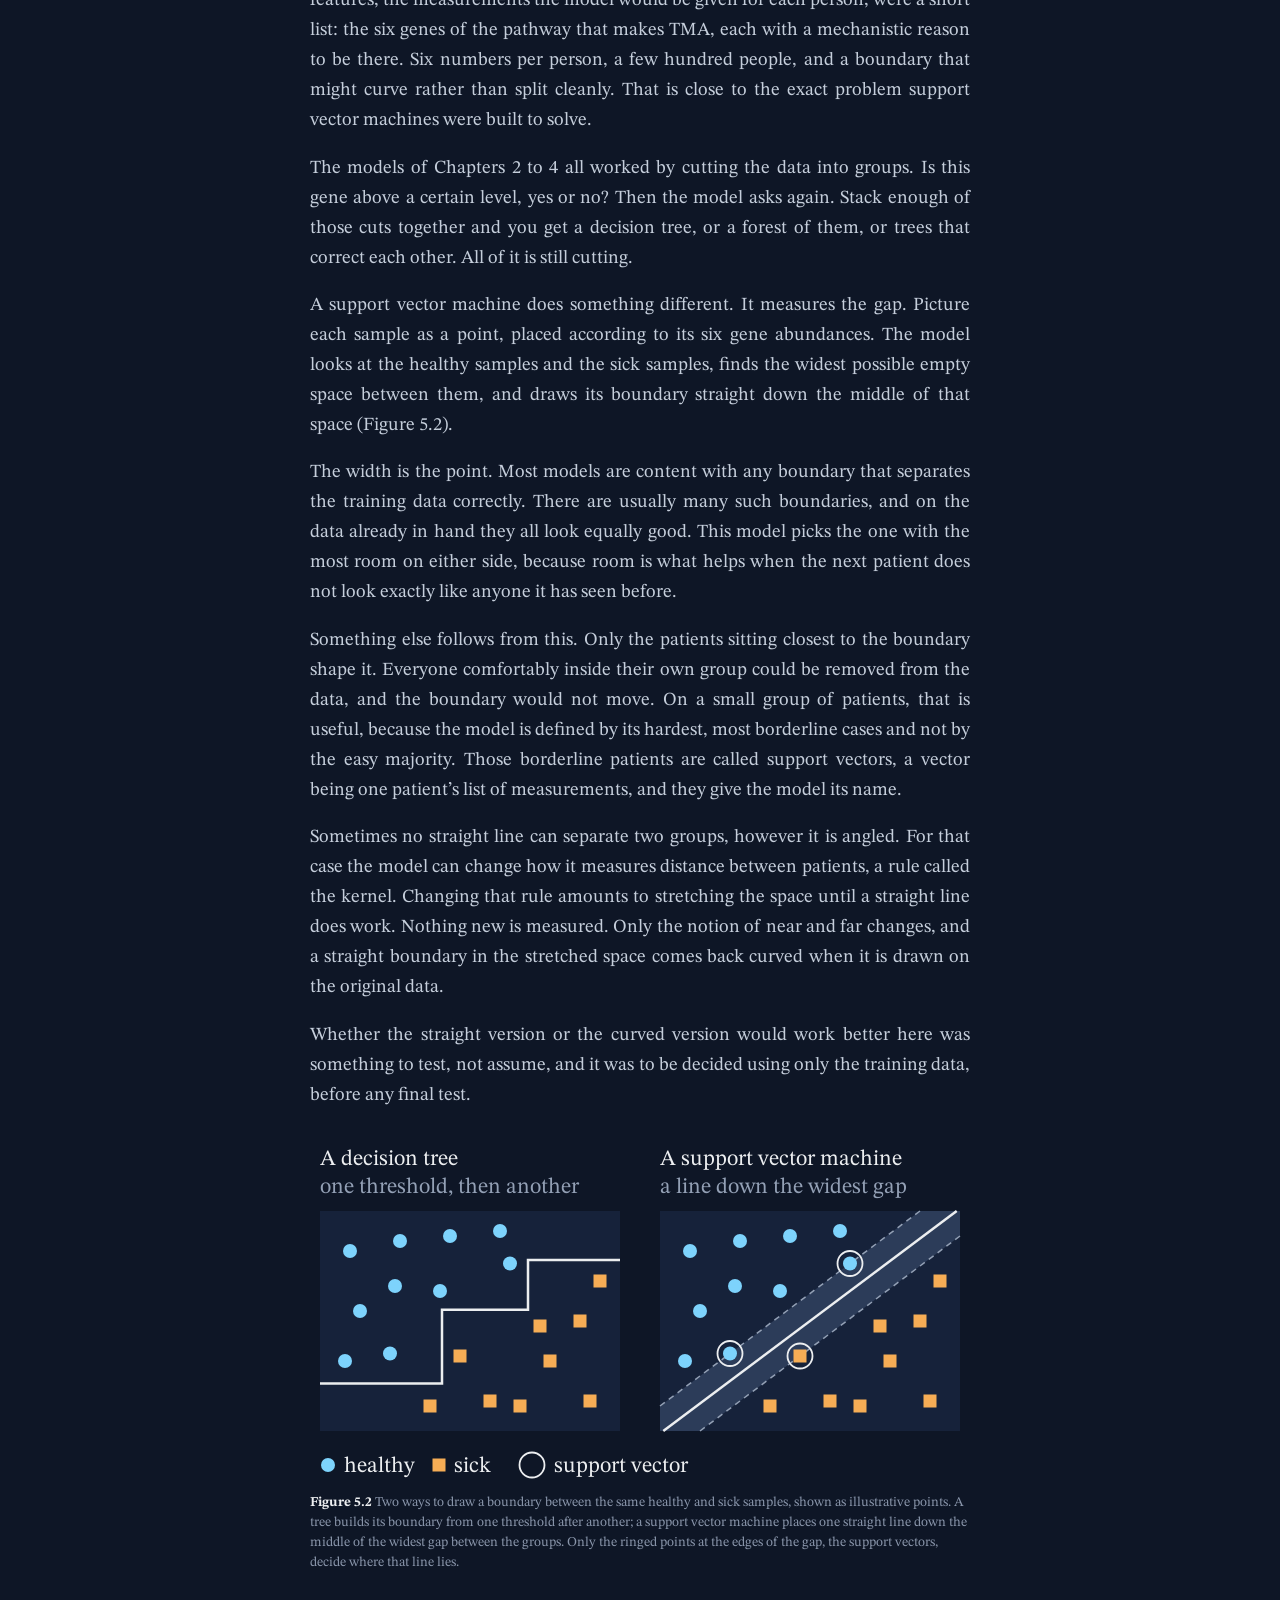
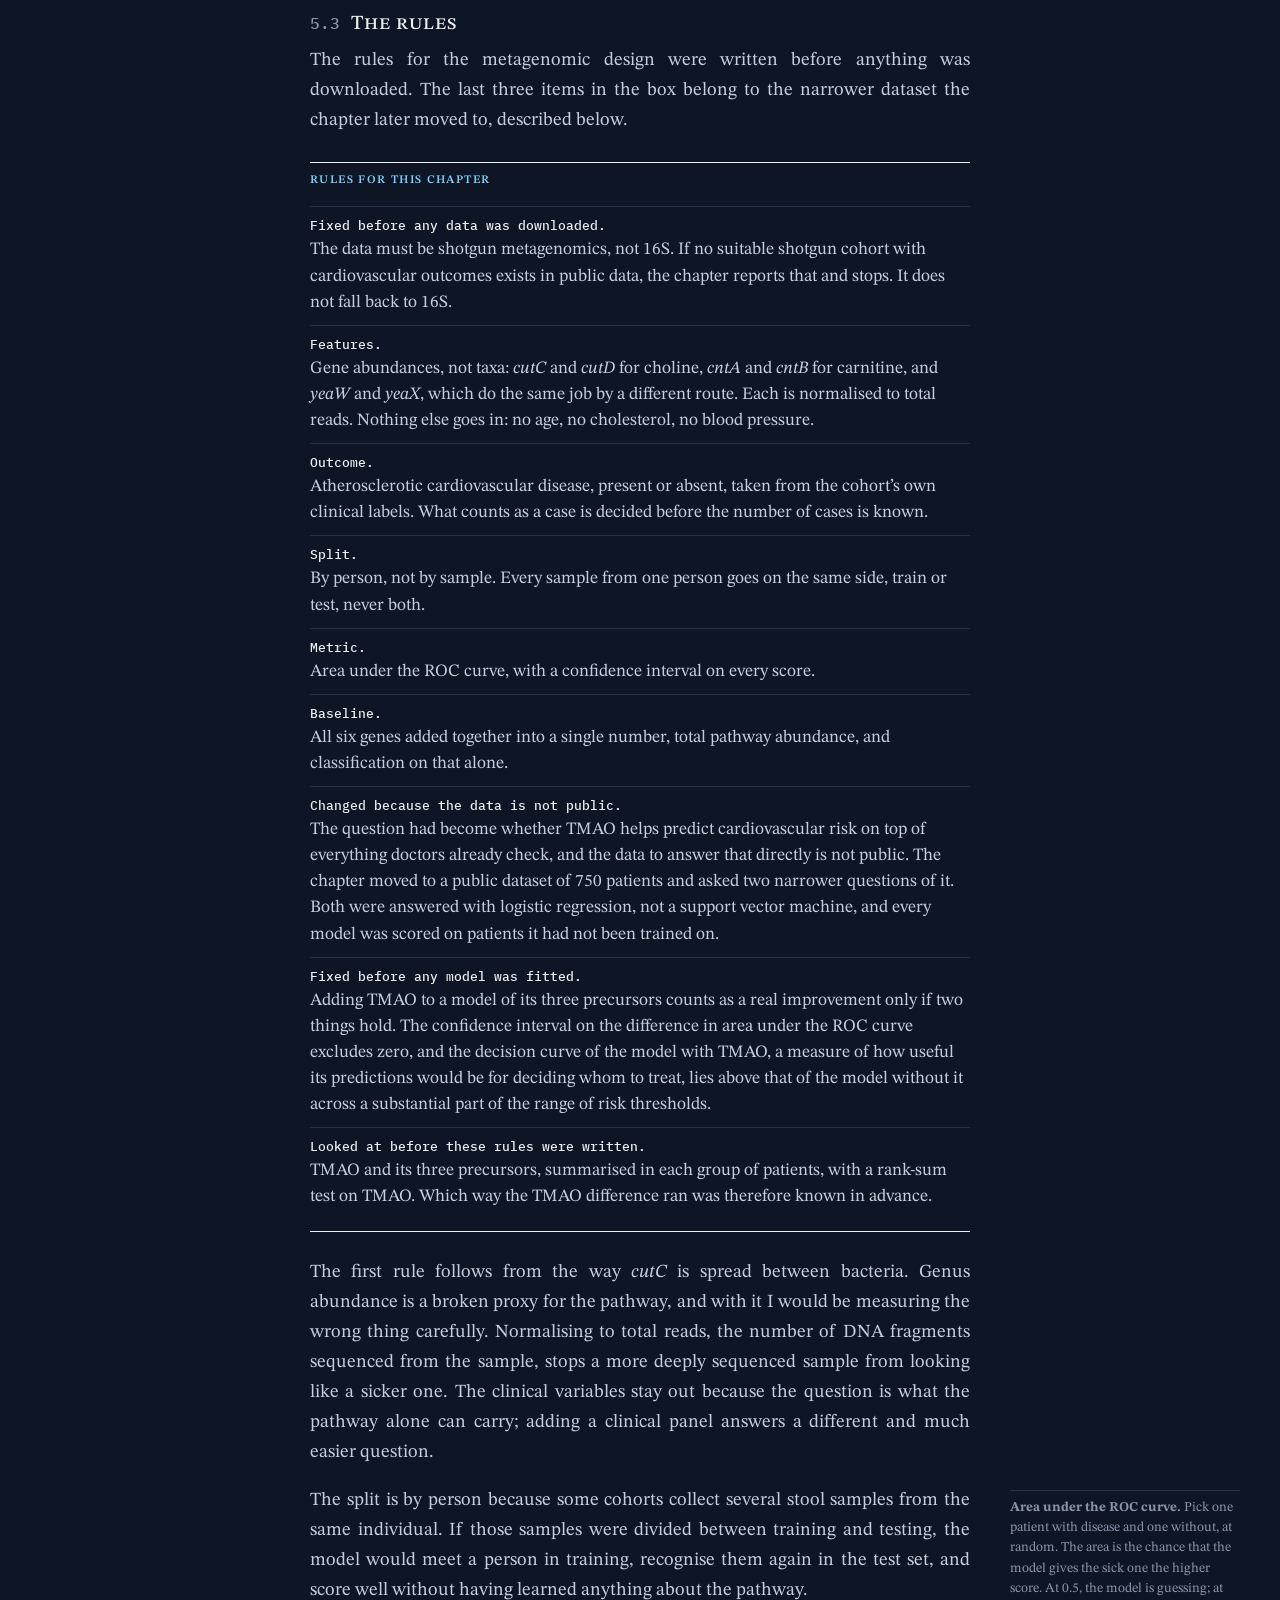
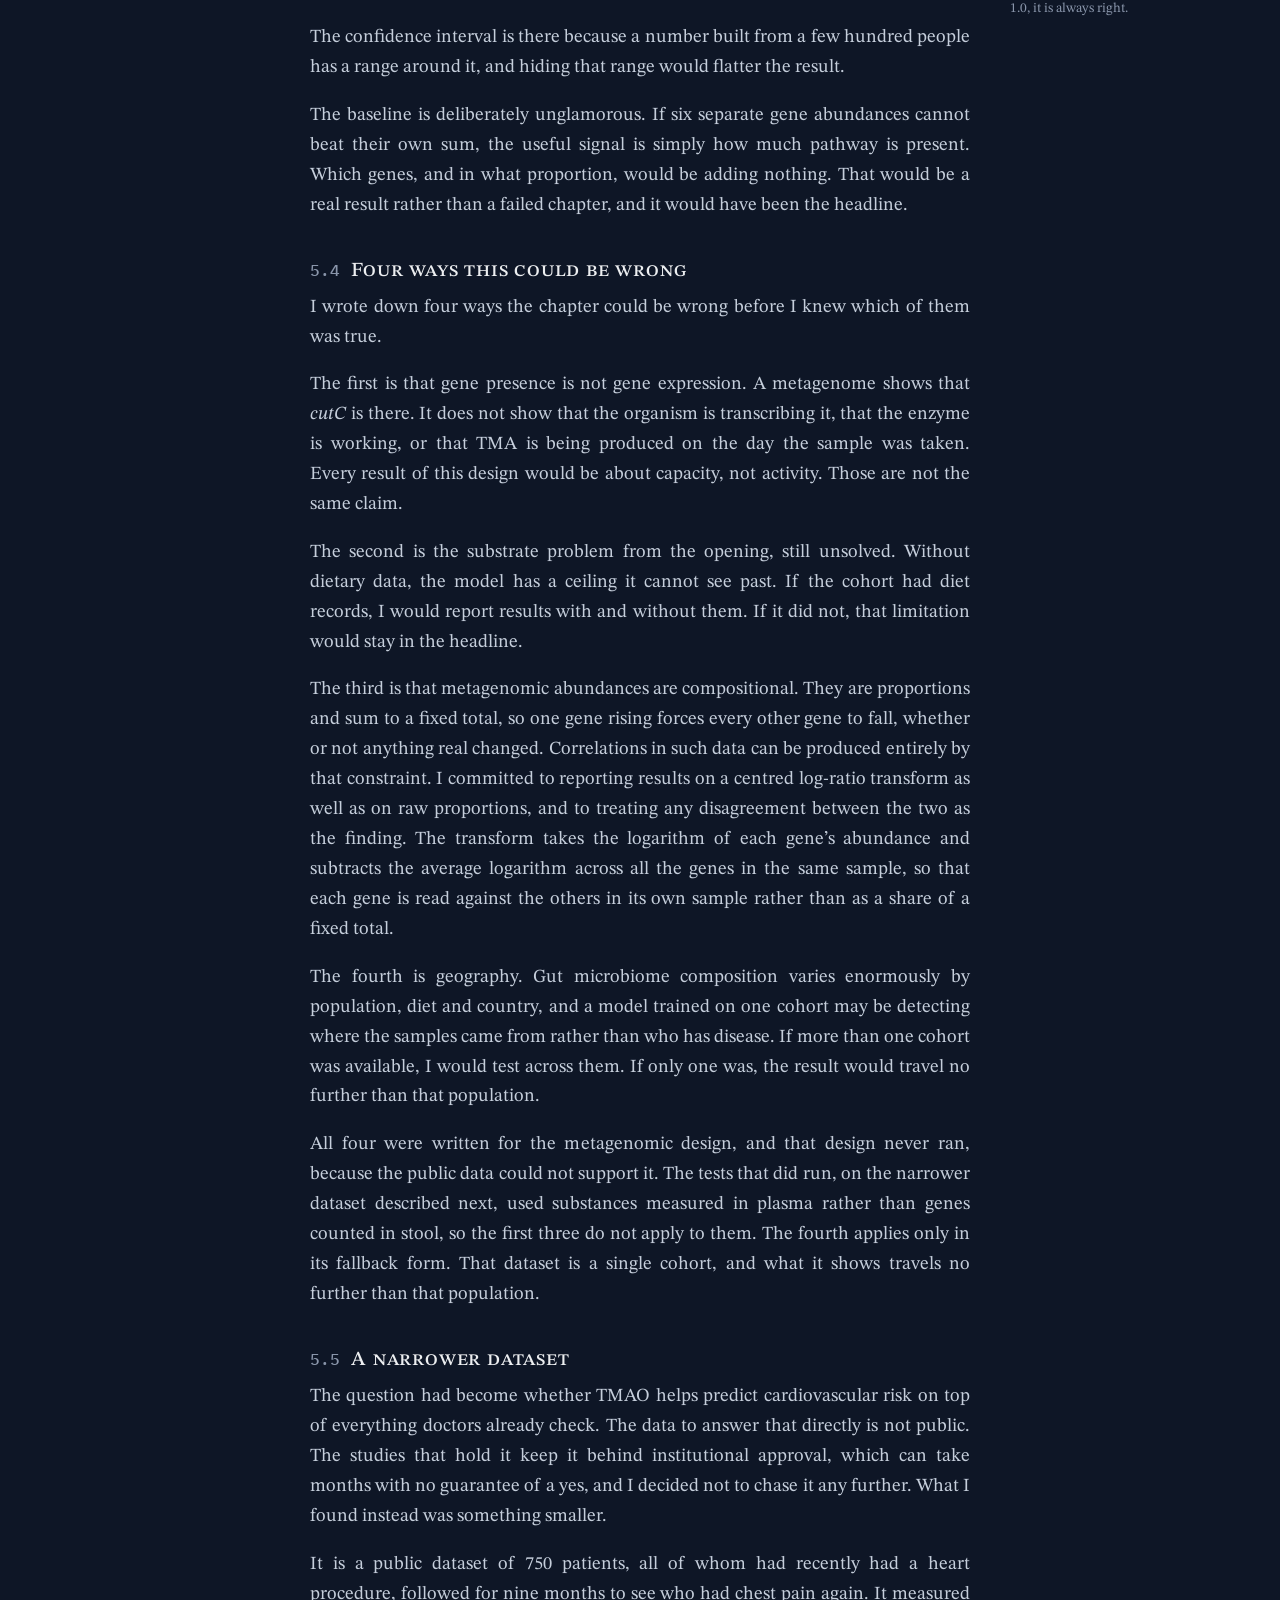
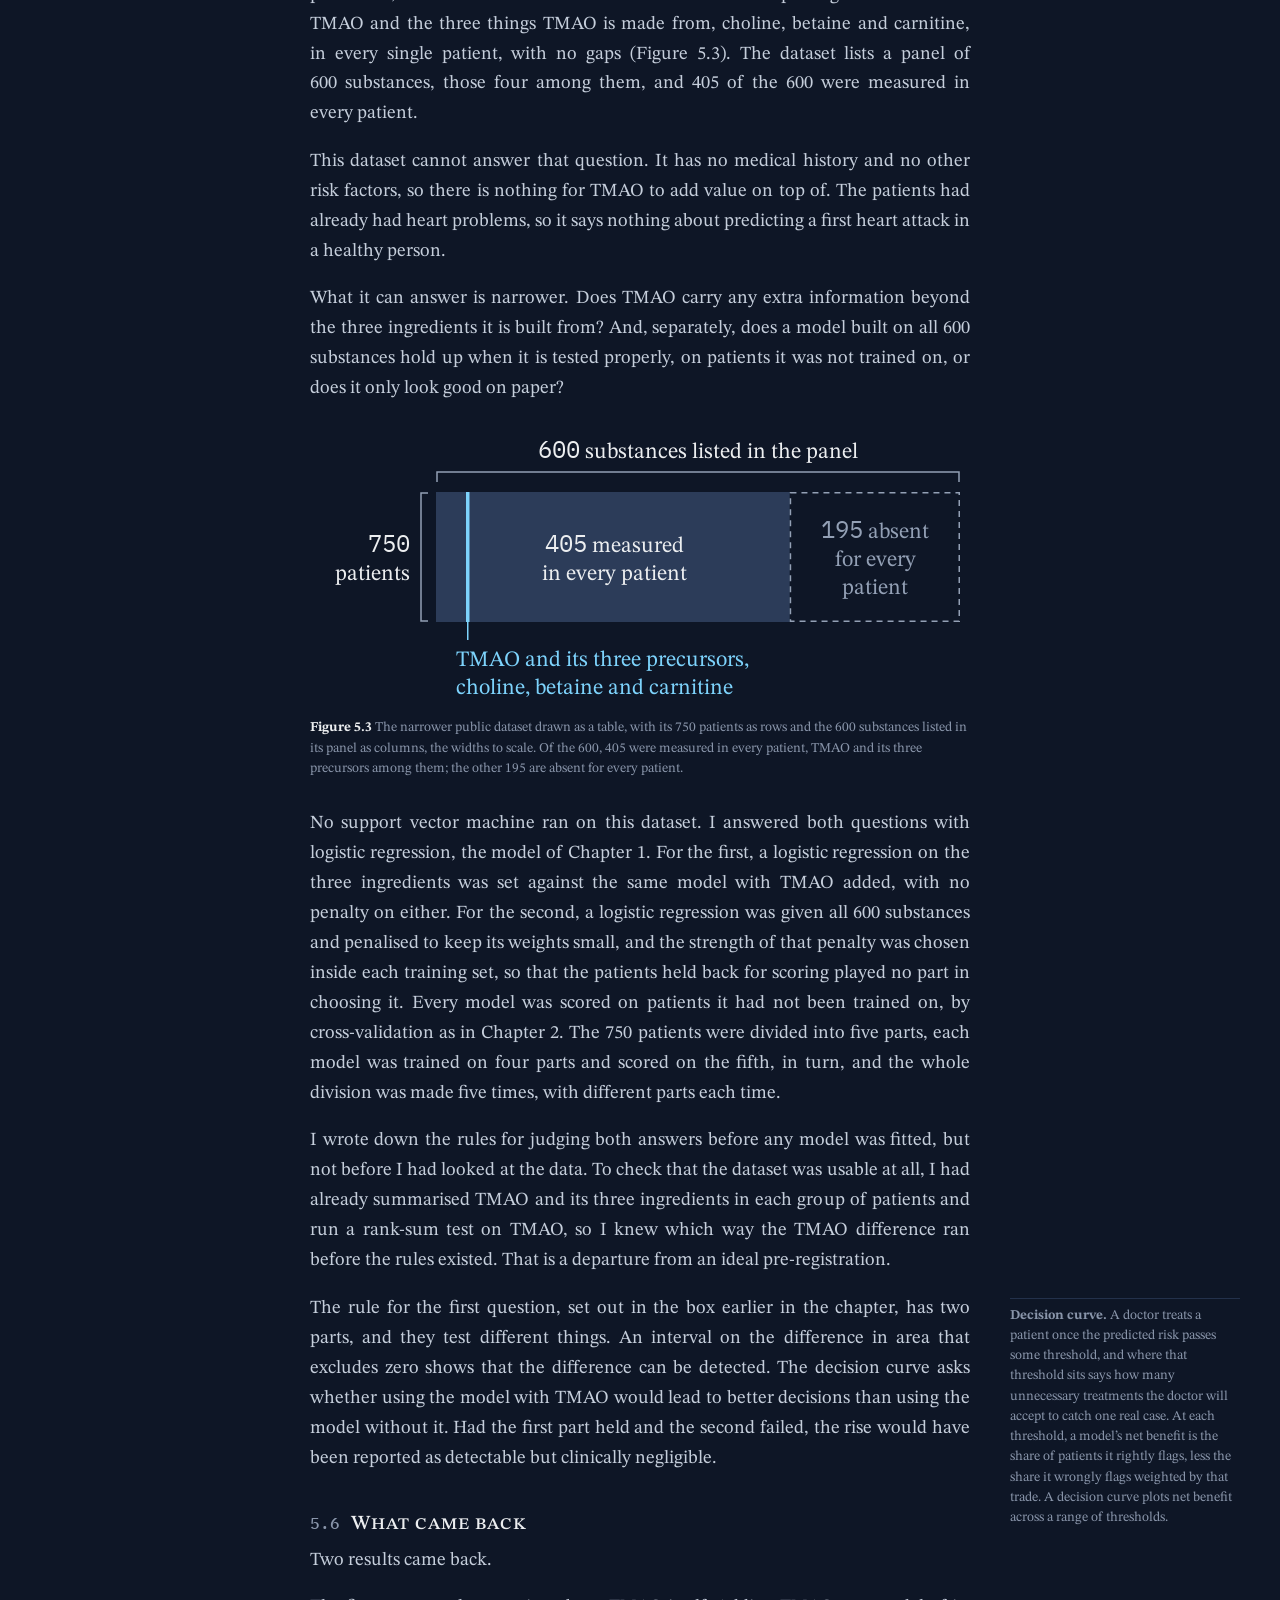
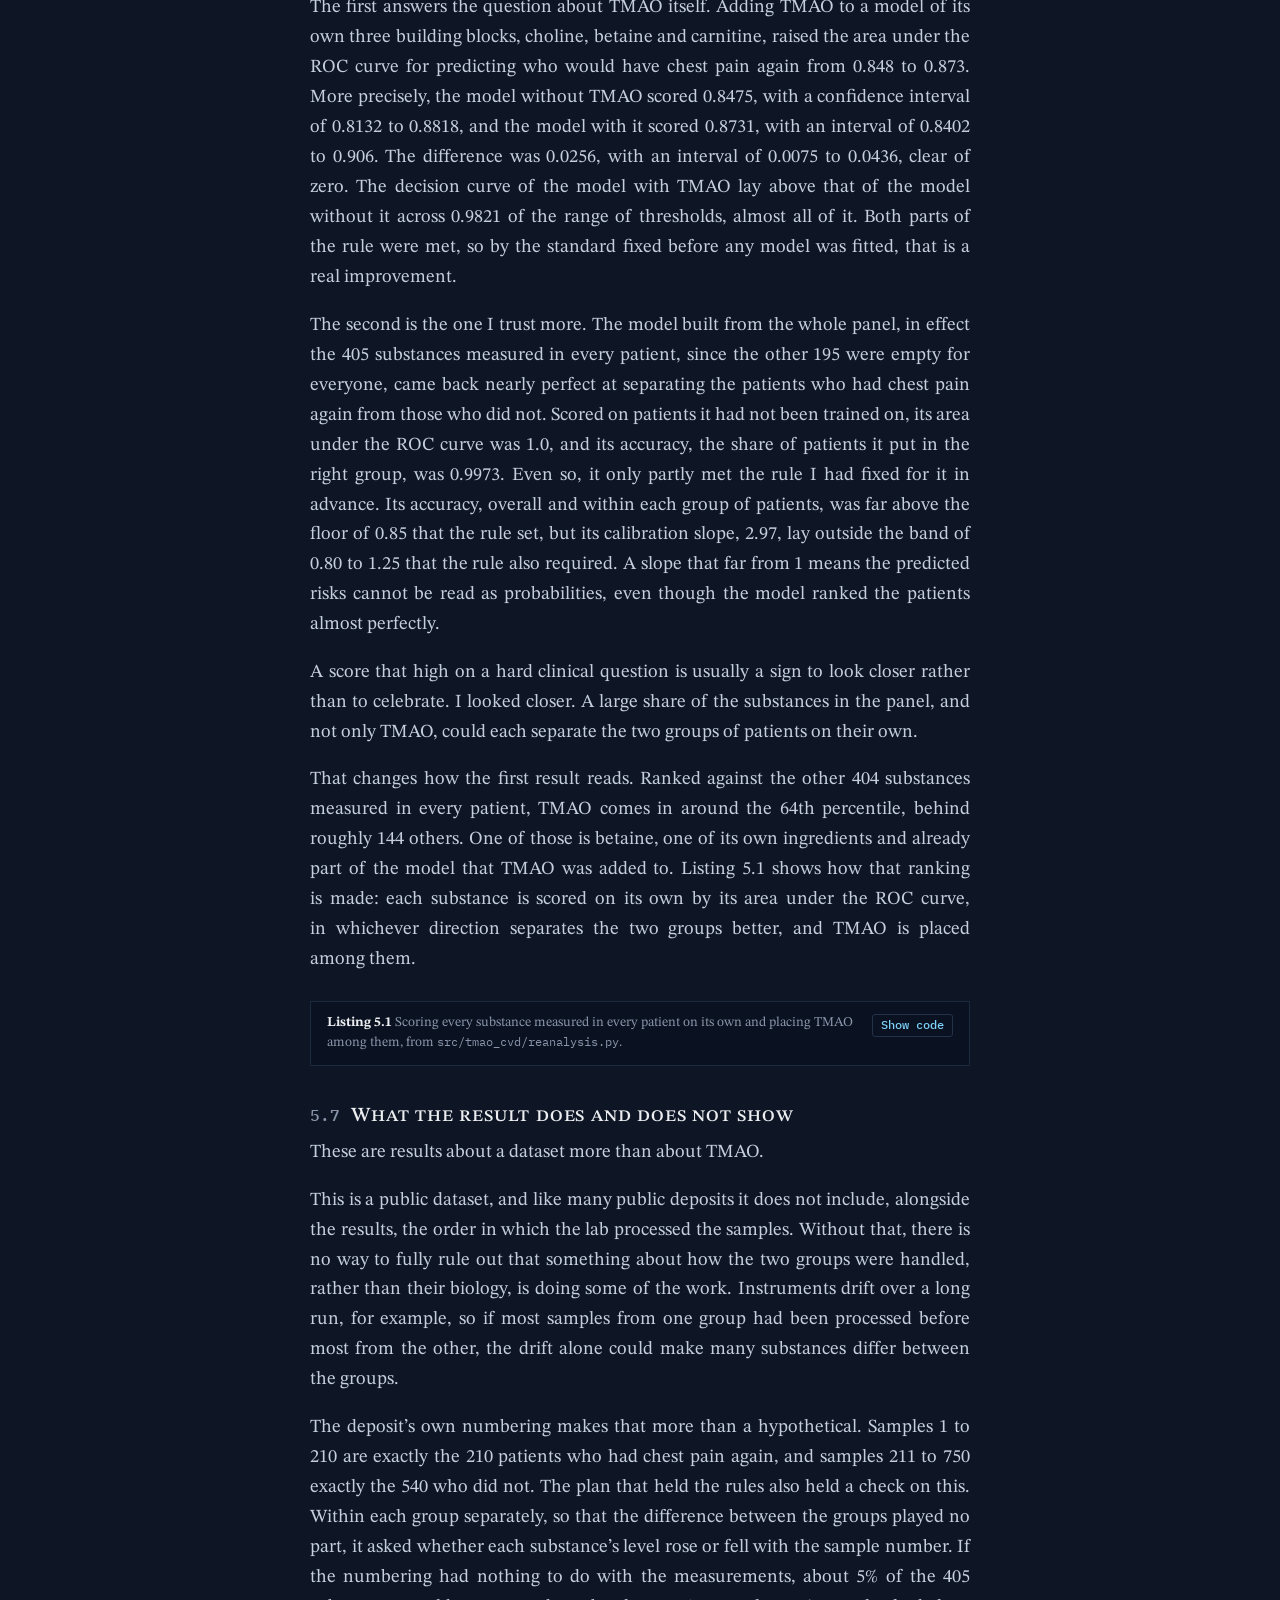
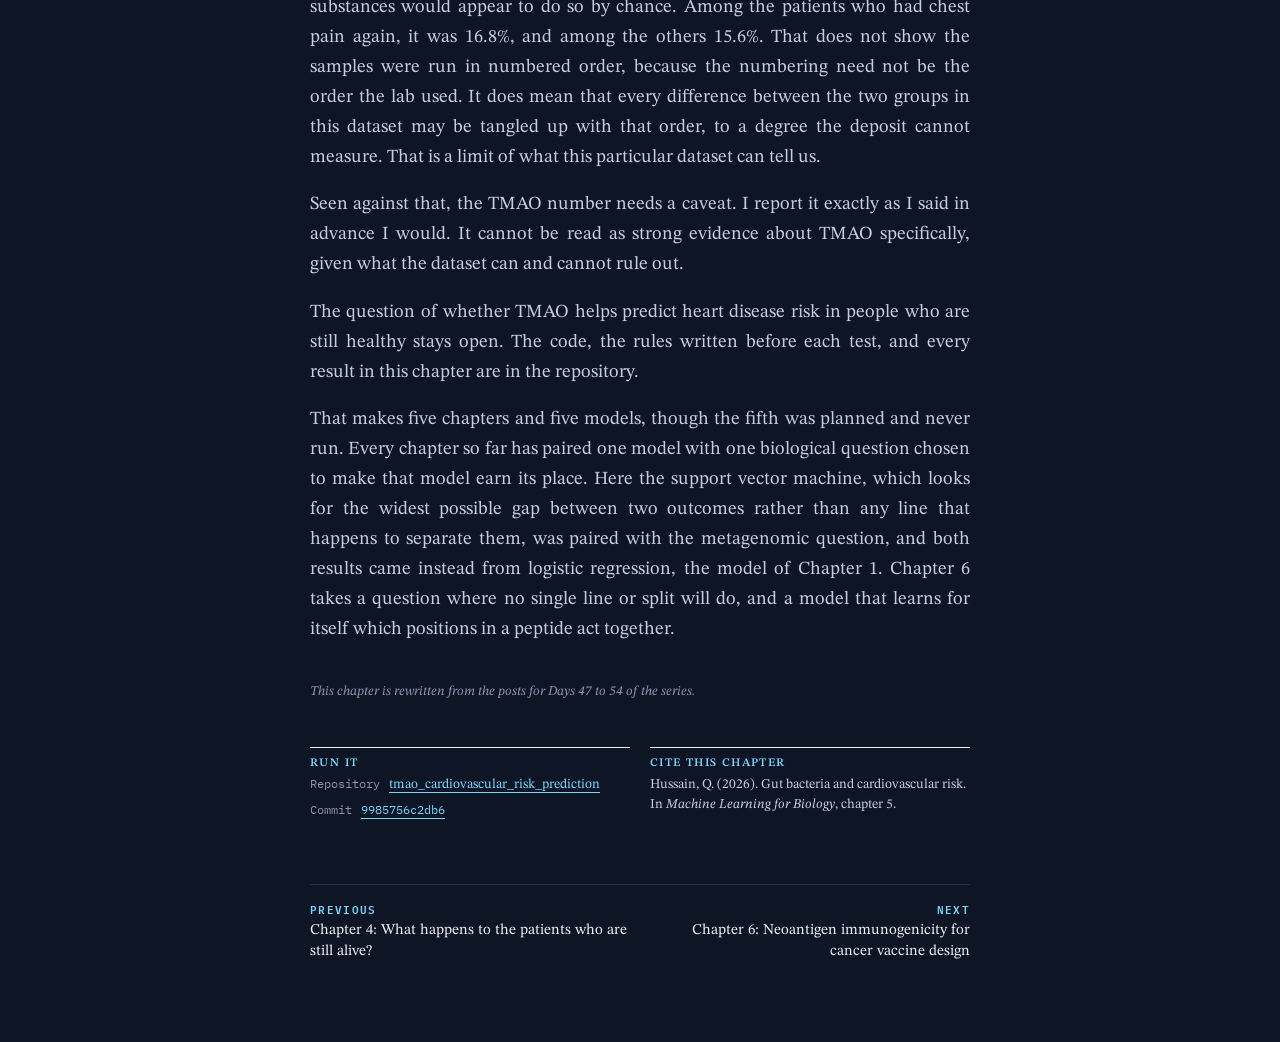
<file: docs/chapter-5.html>
<!doctype html><html lang="en-GB" data-theme="dark"><head><meta charset="utf-8">
<meta name="viewport" content="width=device-width,initial-scale=1">
<title>Gut bacteria and cardiovascular risk · Machine Learning for Biology</title>
<meta name="description" content="Machine Learning for Biology, a book by Qasim Hussain.">
<link rel="canonical" href="https://qasim-hussain-code.github.io/machine-learning-for-biology/chapter-5.html">
<meta property="og:type" content="article">
<meta property="og:site_name" content="Machine Learning for Biology">
<meta property="og:title" content="Gut bacteria and cardiovascular risk · Machine Learning for Biology">
<meta property="og:description" content="Machine Learning for Biology, a book by Qasim Hussain. Beta edition.">
<meta property="og:url" content="https://qasim-hussain-code.github.io/machine-learning-for-biology/chapter-5.html">
<meta property="og:locale" content="en_GB">
<meta property="og:image" content="https://qasim-hussain-code.github.io/machine-learning-for-biology/assets/share-card.jpg">
<meta property="og:image:width" content="1200"><meta property="og:image:height" content="630">
<meta property="og:image:alt" content="The cover of Machine Learning for Biology by Qasim Hussain, beside its title.">
<meta name="twitter:card" content="summary_large_image">
<link rel="preconnect" href="https://fonts.googleapis.com"><link rel="preconnect" href="https://fonts.gstatic.com" crossorigin>
<link href="https://fonts.googleapis.com/css2?family=STIX+Two+Text:ital,wght@0,400..700;1,400&family=IBM+Plex+Mono:wght@400;500;600&display=swap" rel="stylesheet"><link rel="stylesheet" href="assets/book.css">
<script>(function(){var r=document.documentElement;try{var s=localStorage.getItem('mlb-theme');if(s)r.dataset.theme=s;}catch(e){}})();</script>
</head><body class="lay-sidebar hs-smallcaps justify">
<a class="skip" href="#main">Skip to the text</a>
<header class="topbar"><a class="tb-title" href="index.html">Machine Learning for Biology</a>
<div class="tb-right"><a class="tb-ed" href="machine-learning-for-biology.pdf" aria-label="Download the print edition, PDF (2.0 MB)" title="Download the print edition, PDF (2.0 MB)">PDF</a><a class="tb-ed" href="machine-learning-for-biology.epub" download aria-label="Download the e-book edition, EPUB (0.5 MB)" title="Download the e-book edition, EPUB (0.5 MB)">EPUB</a><button class="modebtn" type="button" aria-label="Switch to light mode">Light<span class="wide"> mode</span></button></div></header>
<div class="frame"><nav class="toc" aria-label="Contents"><details class="tocd" open><summary class="toch">Contents</summary><ol><li><a href="preface.html">Preface</a></li><li class="part">Part I · Learning from labels</li><li><a href="chapter-1.html"><span class="n">1</span> Predicting antibiotic resistance from a genome<span class="m">Logistic regression</span></a></li><li><a href="chapter-2.html"><span class="n">2</span> What does a cell show to the immune system?<span class="m">Decision tree</span></a></li><li><a href="chapter-3.html"><span class="n">3</span> Is a gene a fact or a call?<span class="m">Random forest</span></a></li><li><a href="chapter-4.html"><span class="n">4</span> What happens to the patients who are still alive?<span class="m">Gradient boosting</span></a></li><li class="on"><a href="chapter-5.html" aria-current="page"><span class="n">5</span> Gut bacteria and cardiovascular risk<span class="m">Logistic regression (support vector machine planned)</span></a><ol class="secs"><li><a href="#the-enzyme-is-not-the-organism"><span class="sn">5.1</span>The enzyme is not the organism</a></li><li><a href="#why-a-support-vector-machine-was-planned"><span class="sn">5.2</span>Why a support vector machine was planned</a></li><li><a href="#the-rules"><span class="sn">5.3</span>The rules</a></li><li><a href="#four-ways-this-could-be-wrong"><span class="sn">5.4</span>Four ways this could be wrong</a></li><li><a href="#a-narrower-dataset"><span class="sn">5.5</span>A narrower dataset</a></li><li><a href="#what-came-back"><span class="sn">5.6</span>What came back</a></li><li><a href="#what-the-result-does-and-does-not-show"><span class="sn">5.7</span>What the result does and does not show</a></li></ol></li><li><a href="chapter-6.html"><span class="n">6</span> Neoantigen immunogenicity for cancer vaccine design<span class="m">Neural network</span></a></li><li class="part">Part II · Learning without labels</li><li><a href="chapter-7.html"><span class="n">7</span> Immune cell subtype discovery from single-cell RNA-seq<span class="m">k-means</span></a></li><li><a href="epilogue.html">Epilogue</a></li></ol><p class="tohome"><a href="index.html">Title page and contents</a></p></details></nav><main class="col" id="main"><header class="opener op-smallcaps"><p class="op-kicker">Chapter 5 · Part I · Learning from labels</p>
<h1 class="op-title">Gut bacteria and cardiovascular risk</h1><p class="op-model">Model: Logistic regression (support vector machine planned)</p>
<p class="op-question">Can the presence of the bacterial machinery that starts the production of TMAO stand in for measuring TMAO at all?</p></header><section class="summary"><p class="sk">Summary</p><p>The chapter set out to ask whether a support vector machine, shown only the abundance of the bacterial genes that start the production of TMAO, could predict atherosclerotic cardiovascular disease, a design that needs shotgun metagenomics because the key gene, <em>cutC</em>, moves between bacteria by horizontal transfer. The public data could not support that design, and the support vector machine never ran; the question then became whether TMAO helps predict cardiovascular risk on top of everything doctors already check, and the data to answer that directly is not public either. In a narrower public dataset of 750 patients, followed for nine months after a heart procedure to see who had chest pain again, adding TMAO to a logistic regression on its three precursors raised the area under the ROC curve, scored on patients each model had not been trained on, from 0.848 to 0.873, a difference of 0.0256 with an interval of 0.0075 to 0.0436, and the rise met both parts of the rule fixed before any model was fitted. A penalised logistic regression on the whole panel came back nearly perfect, with an area of 1.0; TMAO ranked around the 64th percentile of the substances measured in every patient. The deposit numbers every patient who had chest pain again before every patient who did not. A check fixed in advance found structure along that numbering within both groups, and without the lab processing order, the dataset cannot fully rule out a handling effect, so the rise cannot be read as strong evidence about TMAO specifically.</p></section><div class="bodywrap"><p>Somewhere in your gut, bacteria are doing something no cell in your body can do.</p>
<p>Your own enzymes cannot break the bond between carbon and nitrogen in a choline molecule. Certain gut bacteria carry one that can, a glycyl radical enzyme called TMA-lyase, and they use it constantly. They cleave the choline and carnitine that come from the steak or eggs you ate, and release a waste gas called trimethylamine, or TMA. The gas crosses into your bloodstream and reaches your liver, where a single enzyme, FMO3, oxidises it into trimethylamine <em>N</em>-oxide. TMAO.</p>
<p>From there it does real damage. It pushes macrophages to swallow more cholesterol than they should, turning them into the foam cells that build atherosclerotic plaque. It blocks the pathway that clears cholesterol back out of your arteries. It makes platelets clot more readily than they should. Elevated TMAO is now one of the more consistently replicated predictors of cardiovascular risk in the literature, and it predicts risk independently of cholesterol itself.</p>
<p>That gives this chapter its question. The enzyme is bacterial, and the bacteria that carry it can be identified. If a support vector machine is shown only the abundance of those TMA-producing bacteria, with no host genetics and no cholesterol panel, can it predict cardiovascular risk from that alone?</p>
<p>Measuring TMAO itself needs a specialised laboratory assay, and almost nobody who could benefit from knowing their risk will ever have it run. The question underneath the question is whether the presence of the machinery that makes TMAO can stand in for measuring TMAO at all.</p>
<p>One limitation, named now rather than discovered later. TMA-lyase only matters if there is substrate to cut. A person can carry every one of these bacteria and still produce almost no TMAO, if choline and carnitine barely appear in what they eat. Without diet data, a model of this kind has a hard ceiling on what it can know, and that ceiling is part of the chapter, not a footnote added after the fact.</p>
<h2 id="the-enzyme-is-not-the-organism"><span class="secno">5.1</span> The enzyme is not the organism</h2>
<p>The plan as I first stated it was to give the model the abundance of bacteria known to carry TMA-lyase. That sentence hides a problem, and the problem decided what data the chapter would need.</p>
<aside class="note">
<p><strong>Genus and homologue.</strong> A genus, plural genera, is a group of closely related species, and it is the level at which 16S sequencing usually reports what is in a sample. A homologue is a recognisable version of the same gene found in another organism.</p>
</aside>
<p>The gene for choline TMA-lyase is called <em>cutC</em>, and it does not follow the family tree. Two genera, <em>Desulfosporosinus</em> and <em>Proteus</em>, carry it in every sequenced genome. Almost nothing else does. Ninety-eight of 2,719 sequenced <em>Escherichia coli</em> genomes carry a <em>cutC</em> homologue, four per cent. The other ninety-six per cent do not. Same genus, same name in a results table, and only one in twenty-five can perform the reaction.</p>
<p>The gene spread by horizontal transfer, passed sideways between organisms rather than inherited down a lineage. It turns up in patches across four bacterial phyla, and it is absent from most members of most of the genera that carry it. So the obvious approach does not work.</p>
<p>Most public microbiome data is 16S sequencing. It reads one marker gene and reports which genera are present, and in what proportion. It does not report which genes those organisms carry. If I hand a model the abundance of a genus that sometimes carries <em>cutC</em>, I am not handing it the pathway, the genes that turn choline and carnitine into TMA. I am handing it a proxy for a proxy, and how good that proxy is depends on what fraction of the genus carries the gene in that particular person&rsquo;s gut. 16S sequencing cannot measure that fraction.</p>
<p>Shotgun metagenomics can. It sequences everything, so <em>cutC</em> can be counted directly as a gene, whichever organism happens to carry it (Figure 5.1). The two methods are different experiments with different ceilings, and choosing between them was the first decision the chapter had to make in public.</p>
<figure class="fig" id="fig-5-1"><svg role="img" aria-label="Two five-by-five grids of dots, each dot an Escherichia coli genome, with the same one dot in each grid coloured to mark a genome that carries a cutC homologue. Under the heading 16S sequencing, a box encloses all 25 dots, labelled all 25 counted as Escherichia. Under the heading Shotgun metagenomics, a ring circles only the coloured dot, labelled cutC counted in 1 of 25. A key below reads 4% of Escherichia coli genomes carry a cutC homologue; 96% do not." xmlns="http://www.w3.org/2000/svg" viewBox="0 0 640 358" class="figsvg">
  <g font-size="22" class="fi">
    <text x="0" y="24">16S sequencing</text>
    <text x="340" y="24">Shotgun metagenomics</text>
  </g>

  <g class="fl sm" stroke-width="1.5">
    <circle cx="22" cy="63" r="11"/><circle cx="59" cy="63" r="11"/><circle cx="96" cy="63" r="11"/><circle cx="133" cy="63" r="11"/><circle cx="170" cy="63" r="11"/>
    <circle cx="22" cy="100" r="11"/><circle cx="59" cy="100" r="11"/><circle cx="96" cy="100" r="11"/><circle cx="170" cy="100" r="11"/>
    <circle cx="22" cy="137" r="11"/><circle cx="59" cy="137" r="11"/><circle cx="96" cy="137" r="11"/><circle cx="133" cy="137" r="11"/><circle cx="170" cy="137" r="11"/>
    <circle cx="22" cy="174" r="11"/><circle cx="59" cy="174" r="11"/><circle cx="96" cy="174" r="11"/><circle cx="133" cy="174" r="11"/><circle cx="170" cy="174" r="11"/>
    <circle cx="22" cy="211" r="11"/><circle cx="59" cy="211" r="11"/><circle cx="96" cy="211" r="11"/><circle cx="133" cy="211" r="11"/><circle cx="170" cy="211" r="11"/>

    <circle cx="362" cy="63" r="11"/><circle cx="399" cy="63" r="11"/><circle cx="436" cy="63" r="11"/><circle cx="473" cy="63" r="11"/><circle cx="510" cy="63" r="11"/>
    <circle cx="362" cy="100" r="11"/><circle cx="399" cy="100" r="11"/><circle cx="436" cy="100" r="11"/><circle cx="510" cy="100" r="11"/>
    <circle cx="362" cy="137" r="11"/><circle cx="399" cy="137" r="11"/><circle cx="436" cy="137" r="11"/><circle cx="473" cy="137" r="11"/><circle cx="510" cy="137" r="11"/>
    <circle cx="362" cy="174" r="11"/><circle cx="399" cy="174" r="11"/><circle cx="436" cy="174" r="11"/><circle cx="473" cy="174" r="11"/><circle cx="510" cy="174" r="11"/>
    <circle cx="362" cy="211" r="11"/><circle cx="399" cy="211" r="11"/><circle cx="436" cy="211" r="11"/><circle cx="473" cy="211" r="11"/><circle cx="510" cy="211" r="11"/>
  </g>
  <g class="fa">
    <circle cx="133" cy="100" r="11"/>
    <circle cx="473" cy="100" r="11"/>
  </g>

  <g class="fn si" stroke-width="2">
    <rect x="1" y="42" width="190" height="190" rx="14"/>
    <circle cx="473" cy="100" r="18"/>
  </g>

  <g font-size="22" class="fi">
    <text x="0" y="268">all <tspan class="num" font-size="24">25</tspan> counted as <tspan font-style="italic">Escherichia</tspan></text>
    <text x="340" y="268"><tspan font-style="italic">cutC</tspan> counted in <tspan class="num" font-size="24">1</tspan> of <tspan class="num" font-size="24">25</tspan></text>
  </g>

  <circle cx="11" cy="308" r="11" class="fa"/>
  <circle cx="11" cy="342" r="11" class="fl sm" stroke-width="1.5"/>
  <g font-size="22" class="fm">
    <text x="32" y="315"><tspan class="num fi" font-size="24">4%</tspan> of <tspan font-style="italic">Escherichia coli</tspan> genomes carry a <tspan font-style="italic">cutC</tspan> homologue</text>
    <text x="32" y="349"><tspan class="num fi" font-size="24">96%</tspan> do not</text>
  </g>
</svg>
<figcaption><b>Figure 5.1</b> Twenty-five <i>Escherichia coli</i> genomes, read two ways. One of them carries a <i>cutC</i> homologue, matching the four per cent of <i>Escherichia coli</i> genomes that do. 16S sequencing counts all twenty-five as the genus <i>Escherichia</i>, whether or not they carry the gene; shotgun metagenomics counts <i>cutC</i> itself, and finds it in one.</figcaption></figure>

<h2 id="why-a-support-vector-machine-was-planned"><span class="secno">5.2</span> Why a support vector machine was planned</h2>
<p>The metagenomic design was planned around a support vector machine. Its features, the measurements the model would be given for each person, were a short list: the six genes of the pathway that makes TMA, each with a mechanistic reason to be there. Six numbers per person, a few hundred people, and a boundary that might curve rather than split cleanly. That is close to the exact problem support vector machines were built to solve.</p>
<p>The models of Chapters 2 to 4 all worked by cutting the data into groups. Is this gene above a certain level, yes or no? Then the model asks again. Stack enough of those cuts together and you get a decision tree, or a forest of them, or trees that correct each other. All of it is still cutting.</p>
<p>A support vector machine does something different. It measures the gap. Picture each sample as a point, placed according to its six gene abundances. The model looks at the healthy samples and the sick samples, finds the widest possible empty space between them, and draws its boundary straight down the middle of that space (Figure 5.2).</p>
<p>The width is the point. Most models are content with any boundary that separates the training data correctly. There are usually many such boundaries, and on the data already in hand they all look equally good. This model picks the one with the most room on either side, because room is what helps when the next patient does not look exactly like anyone it has seen before.</p>
<p>Something else follows from this. Only the patients sitting closest to the boundary shape it. Everyone comfortably inside their own group could be removed from the data, and the boundary would not move. On a small group of patients, that is useful, because the model is defined by its hardest, most borderline cases and not by the easy majority. Those borderline patients are called support vectors, a vector being one patient&rsquo;s list of measurements, and they give the model its name.</p>
<p>Sometimes no straight line can separate two groups, however it is angled. For that case the model can change how it measures distance between patients, a rule called the kernel. Changing that rule amounts to stretching the space until a straight line does work. Nothing new is measured. Only the notion of near and far changes, and a straight boundary in the stretched space comes back curved when it is drawn on the original data.</p>
<p>Whether the straight version or the curved version would work better here was something to test, not assume, and it was to be decided using only the training data, before any final test.</p>
<figure class="fig" id="fig-5-2"><svg role="img" aria-label="Two panels showing the same points, round ones for healthy samples towards the upper left and square ones for sick samples towards the lower right. In the left panel (headed A decision tree, one threshold, then another), a line of horizontal and vertical steps separates the two groups. In the right panel (headed A support vector machine, a line down the widest gap), one straight diagonal line runs down the middle of a shaded band with dashed edges that no point enters. The three points lying on those edges, two healthy and one sick, are ringed, and the key names a ringed point a support vector." xmlns="http://www.w3.org/2000/svg" viewBox="0 0 640 344" class="figsvg">
  <g font-size="22">
    <text x="0" y="24" class="fi">A decision tree</text>
    <text x="0" y="52" class="fm">one threshold, then another</text>
    <text x="340" y="24" class="fi">A support vector machine</text>
    <text x="340" y="52" class="fm">a line down the widest gap</text>
  </g>
  <rect x="0" y="70" width="300" height="220" class="fp"/>
  <rect x="340" y="70" width="300" height="220" class="fp"/>
  <path d="M0 242.5 H122 V168.8 H208 V119 H300" class="fn si" stroke-width="2.5"/>
  <polygon points="340,265 600,70 640,70 640,95 380,290 340,290" class="fl"/>
  <g class="fn sm" stroke-width="1.5" stroke-dasharray="6 5">
    <line x1="340" y1="265" x2="600" y2="70"/>
    <line x1="380" y1="290" x2="640" y2="95"/>
  </g>
  <line x1="343.3" y1="290" x2="636.7" y2="70" class="si" stroke-width="2.5"/>
  <g class="fa">
    <circle cx="70" cy="212.5" r="7"/>
    <circle cx="190" cy="122.5" r="7"/>
    <circle cx="30" cy="110" r="7"/>
    <circle cx="80" cy="100" r="7"/>
    <circle cx="40" cy="170" r="7"/>
    <circle cx="130" cy="95" r="7"/>
    <circle cx="120" cy="150" r="7"/>
    <circle cx="25" cy="220" r="7"/>
    <circle cx="180" cy="90" r="7"/>
    <circle cx="75" cy="145" r="7"/>
  </g>
  <g class="fa2">
    <rect x="133.5" y="208.5" width="13" height="13"/>
    <rect x="263.5" y="253.5" width="13" height="13"/>
    <rect x="193.5" y="258.5" width="13" height="13"/>
    <rect x="253.5" y="173.5" width="13" height="13"/>
    <rect x="103.5" y="258.5" width="13" height="13"/>
    <rect x="223.5" y="213.5" width="13" height="13"/>
    <rect x="273.5" y="133.5" width="13" height="13"/>
    <rect x="163.5" y="253.5" width="13" height="13"/>
    <rect x="213.5" y="178.5" width="13" height="13"/>
  </g>
  <g class="fa">
    <circle cx="410" cy="212.5" r="7"/>
    <circle cx="530" cy="122.5" r="7"/>
    <circle cx="370" cy="110" r="7"/>
    <circle cx="420" cy="100" r="7"/>
    <circle cx="380" cy="170" r="7"/>
    <circle cx="470" cy="95" r="7"/>
    <circle cx="460" cy="150" r="7"/>
    <circle cx="365" cy="220" r="7"/>
    <circle cx="520" cy="90" r="7"/>
    <circle cx="415" cy="145" r="7"/>
  </g>
  <g class="fa2">
    <rect x="473.5" y="208.5" width="13" height="13"/>
    <rect x="603.5" y="253.5" width="13" height="13"/>
    <rect x="533.5" y="258.5" width="13" height="13"/>
    <rect x="593.5" y="173.5" width="13" height="13"/>
    <rect x="443.5" y="258.5" width="13" height="13"/>
    <rect x="563.5" y="213.5" width="13" height="13"/>
    <rect x="613.5" y="133.5" width="13" height="13"/>
    <rect x="503.5" y="253.5" width="13" height="13"/>
    <rect x="553.5" y="178.5" width="13" height="13"/>
  </g>
  <g class="fn si" stroke-width="1.8">
    <circle cx="410" cy="212.5" r="12.5"/>
    <circle cx="530" cy="122.5" r="12.5"/>
    <circle cx="480" cy="215" r="12.5"/>
  </g>
  <circle cx="8" cy="324" r="7" class="fa"/>
  <rect x="112.5" y="317.5" width="13" height="13" class="fa2"/>
  <circle cx="212" cy="324" r="12.5" class="fn si" stroke-width="1.8"/>
  <g font-size="22" class="fi">
    <text x="24" y="331">healthy</text>
    <text x="134" y="331">sick</text>
    <text x="234" y="331">support vector</text>
  </g>
</svg>
<figcaption><b>Figure 5.2</b> Two ways to draw a boundary between the same healthy and sick samples, shown as illustrative points. A tree builds its boundary from one threshold after another; a support vector machine places one straight line down the middle of the widest gap between the groups. Only the ringed points at the edges of the gap, the support vectors, decide where that line lies.</figcaption></figure>

<h2 id="the-rules"><span class="secno">5.3</span> The rules</h2>
<p>The rules for the metagenomic design were written before anything was downloaded. The last three items in the box belong to the narrower dataset the chapter later moved to, described below.</p>
<div class="rules"><p class="rh">Rules for this chapter</p>
<p><strong>Fixed before any data was downloaded.</strong> The data must be shotgun metagenomics, not 16S. If no suitable shotgun cohort with cardiovascular outcomes exists in public data, the chapter reports that and stops. It does not fall back to 16S.</p>
<p><strong>Features.</strong> Gene abundances, not taxa: <em>cutC</em> and <em>cutD</em> for choline, <em>cntA</em> and <em>cntB</em> for carnitine, and <em>yeaW</em> and <em>yeaX</em>, which do the same job by a different route. Each is normalised to total reads. Nothing else goes in: no age, no cholesterol, no blood pressure.</p>
<p><strong>Outcome.</strong> Atherosclerotic cardiovascular disease, present or absent, taken from the cohort&rsquo;s own clinical labels. What counts as a case is decided before the number of cases is known.</p>
<p><strong>Split.</strong> By person, not by sample. Every sample from one person goes on the same side, train or test, never both.</p>
<p><strong>Metric.</strong> Area under the ROC curve, with a confidence interval on every score.</p>
<p><strong>Baseline.</strong> All six genes added together into a single number, total pathway abundance, and classification on that alone.</p>
<p><strong>Changed because the data is not public.</strong> The question had become whether TMAO helps predict cardiovascular risk on top of everything doctors already check, and the data to answer that directly is not public. The chapter moved to a public dataset of 750 patients and asked two narrower questions of it. Both were answered with logistic regression, not a support vector machine, and every model was scored on patients it had not been trained on.</p>
<p><strong>Fixed before any model was fitted.</strong> Adding TMAO to a model of its three precursors counts as a real improvement only if two things hold. The confidence interval on the difference in area under the ROC curve excludes zero, and the decision curve of the model with TMAO, a measure of how useful its predictions would be for deciding whom to treat, lies above that of the model without it across a substantial part of the range of risk thresholds.</p>
<p><strong>Looked at before these rules were written.</strong> TMAO and its three precursors, summarised in each group of patients, with a rank-sum test on TMAO. Which way the TMAO difference ran was therefore known in advance.</p>
</div>
<p>The first rule follows from the way <em>cutC</em> is spread between bacteria. Genus abundance is a broken proxy for the pathway, and with it I would be measuring the wrong thing carefully. Normalising to total reads, the number of DNA fragments sequenced from the sample, stops a more deeply sequenced sample from looking like a sicker one. The clinical variables stay out because the question is what the pathway alone can carry; adding a clinical panel answers a different and much easier question.</p>
<aside class="note">
<p><strong>Area under the ROC curve.</strong> Pick one patient with disease and one without, at random. The area is the chance that the model gives the sick one the higher score. At 0.5, the model is guessing; at 1.0, it is always right.</p>
</aside>
<p>The split is by person because some cohorts collect several stool samples from the same individual. If those samples were divided between training and testing, the model would meet a person in training, recognise them again in the test set, and score well without having learned anything about the pathway.</p>
<p>The confidence interval is there because a number built from a few hundred people has a range around it, and hiding that range would flatter the result.</p>
<p>The baseline is deliberately unglamorous. If six separate gene abundances cannot beat their own sum, the useful signal is simply how much pathway is present. Which genes, and in what proportion, would be adding nothing. That would be a real result rather than a failed chapter, and it would have been the headline.</p>
<h2 id="four-ways-this-could-be-wrong"><span class="secno">5.4</span> Four ways this could be wrong</h2>
<p>I wrote down four ways the chapter could be wrong before I knew which of them was true.</p>
<p>The first is that gene presence is not gene expression. A metagenome shows that <em>cutC</em> is there. It does not show that the organism is transcribing it, that the enzyme is working, or that TMA is being produced on the day the sample was taken. Every result of this design would be about capacity, not activity. Those are not the same claim.</p>
<p>The second is the substrate problem from the opening, still unsolved. Without dietary data, the model has a ceiling it cannot see past. If the cohort had diet records, I would report results with and without them. If it did not, that limitation would stay in the headline.</p>
<p>The third is that metagenomic abundances are compositional. They are proportions and sum to a fixed total, so one gene rising forces every other gene to fall, whether or not anything real changed. Correlations in such data can be produced entirely by that constraint. I committed to reporting results on a centred log-ratio transform as well as on raw proportions, and to treating any disagreement between the two as the finding. The transform takes the logarithm of each gene&rsquo;s abundance and subtracts the average logarithm across all the genes in the same sample, so that each gene is read against the others in its own sample rather than as a share of a fixed total.</p>
<p>The fourth is geography. Gut microbiome composition varies enormously by population, diet and country, and a model trained on one cohort may be detecting where the samples came from rather than who has disease. If more than one cohort was available, I would test across them. If only one was, the result would travel no further than that population.</p>
<p>All four were written for the metagenomic design, and that design never ran, because the public data could not support it. The tests that did run, on the narrower dataset described next, used substances measured in plasma rather than genes counted in stool, so the first three do not apply to them. The fourth applies only in its fallback form. That dataset is a single cohort, and what it shows travels no further than that population.</p>
<h2 id="a-narrower-dataset"><span class="secno">5.5</span> A narrower dataset</h2>
<p>The question had become whether TMAO helps predict cardiovascular risk on top of everything doctors already check. The data to answer that directly is not public. The studies that hold it keep it behind institutional approval, which can take months with no guarantee of a yes, and I decided not to chase it any further. What I found instead was something smaller.</p>
<p>It is a public dataset of 750 patients, all of whom had recently had a heart procedure, followed for nine months to see who had chest pain again. It measured TMAO and the three things TMAO is made from, choline, betaine and carnitine, in every single patient, with no gaps (Figure 5.3). The dataset lists a panel of 600 substances, those four among them, and 405 of the 600 were measured in every patient.</p>
<p>This dataset cannot answer that question. It has no medical history and no other risk factors, so there is nothing for TMAO to add value on top of. The patients had already had heart problems, so it says nothing about predicting a first heart attack in a healthy person.</p>
<p>What it can answer is narrower. Does TMAO carry any extra information beyond the three ingredients it is built from? And, separately, does a model built on all 600 substances hold up when it is tested properly, on patients it was not trained on, or does it only look good on paper?</p>
<figure class="fig" id="fig-5-3"><svg role="img" aria-label="A wide rectangle stands for the dataset, with a bracket down its left side marking 750 patients and a bracket across its top marking 600 substances listed in the panel. A shaded block covering 405 of the 600 columns is labelled measured in every patient, and the remaining 195 columns form an empty dashed block labelled absent for every patient. A thin coloured stripe inside the shaded block marks four columns, labelled TMAO and its three precursors, choline, betaine and carnitine." xmlns="http://www.w3.org/2000/svg" viewBox="0 0 640 276" class="figsvg">
  <text x="378" y="24" font-size="22" text-anchor="middle" class="fi"><tspan class="num" font-size="24">600</tspan> substances listed in the panel</text>
  <path d="M117 48 V38 H639 V48" class="fn sm" stroke-width="1.5"/>

  <path d="M108 59 H101 V187 H108" class="fn sm" stroke-width="1.5"/>
  <text x="90" y="118" font-size="24" text-anchor="end" class="fi num">750</text>
  <text x="90" y="146" font-size="22" text-anchor="end" class="fi">patients</text>

  <rect x="116" y="58" width="353.7" height="130" class="fl"/>
  <rect x="470.45" y="58.75" width="168.8" height="128.5" class="fn sm" stroke-width="1.5" stroke-dasharray="6 5"/>
  <rect x="146" y="58" width="3.49" height="130" class="fa"/>

  <g font-size="22" text-anchor="middle" class="fi">
    <text x="294" y="118"><tspan class="num" font-size="24">405</tspan> measured</text>
    <text x="294" y="146">in every patient</text>
  </g>
  <g font-size="22" text-anchor="middle" class="fm">
    <text x="555" y="104"><tspan class="num" font-size="24">195</tspan> absent</text>
    <text x="555" y="132">for every</text>
    <text x="555" y="160">patient</text>
  </g>

  <line x1="147.75" y1="188" x2="147.75" y2="206" class="sa" stroke-width="1.5"/>
  <g font-size="22" class="fa">
    <text x="136" y="232">TMAO and its three precursors,</text>
    <text x="136" y="260">choline, betaine and carnitine</text>
  </g>
</svg>
<figcaption><b>Figure 5.3</b> The narrower public dataset drawn as a table, with its 750 patients as rows and the 600 substances listed in its panel as columns, the widths to scale. Of the 600, 405 were measured in every patient, TMAO and its three precursors among them; the other 195 are absent for every patient.</figcaption></figure>

<p>No support vector machine ran on this dataset. I answered both questions with logistic regression, the model of Chapter 1. For the first, a logistic regression on the three ingredients was set against the same model with TMAO added, with no penalty on either. For the second, a logistic regression was given all 600 substances and penalised to keep its weights small, and the strength of that penalty was chosen inside each training set, so that the patients held back for scoring played no part in choosing it. Every model was scored on patients it had not been trained on, by cross-validation as in Chapter 2. The 750 patients were divided into five parts, each model was trained on four parts and scored on the fifth, in turn, and the whole division was made five times, with different parts each time.</p>
<p>I wrote down the rules for judging both answers before any model was fitted, but not before I had looked at the data. To check that the dataset was usable at all, I had already summarised TMAO and its three ingredients in each group of patients and run a rank-sum test on TMAO, so I knew which way the TMAO difference ran before the rules existed. That is a departure from an ideal pre-registration.</p>
<aside class="note">
<p><strong>Decision curve.</strong> A doctor treats a patient once the predicted risk passes some threshold, and where that threshold sits says how many unnecessary treatments the doctor will accept to catch one real case. At each threshold, a model&rsquo;s net benefit is the share of patients it rightly flags, less the share it wrongly flags weighted by that trade. A decision curve plots net benefit across a range of thresholds.</p>
</aside>
<p>The rule for the first question, set out in the box earlier in the chapter, has two parts, and they test different things. An interval on the difference in area that excludes zero shows that the difference can be detected. The decision curve asks whether using the model with TMAO would lead to better decisions than using the model without it. Had the first part held and the second failed, the rise would have been reported as detectable but clinically negligible.</p>
<h2 id="what-came-back"><span class="secno">5.6</span> What came back</h2>
<p>Two results came back.</p>
<p>The first answers the question about TMAO itself. Adding TMAO to a model of its own three building blocks, choline, betaine and carnitine, raised the area under the ROC curve for predicting who would have chest pain again from 0.848 to 0.873. More precisely, the model without TMAO scored 0.8475, with a confidence interval of 0.8132 to 0.8818, and the model with it scored 0.8731, with an interval of 0.8402 to 0.906. The difference was 0.0256, with an interval of 0.0075 to 0.0436, clear of zero. The decision curve of the model with TMAO lay above that of the model without it across 0.9821 of the range of thresholds, almost all of it. Both parts of the rule were met, so by the standard fixed before any model was fitted, that is a real improvement.</p>
<p>The second is the one I trust more. The model built from the whole panel, in effect the 405 substances measured in every patient, since the other 195 were empty for everyone, came back nearly perfect at separating the patients who had chest pain again from those who did not. Scored on patients it had not been trained on, its area under the ROC curve was 1.0, and its accuracy, the share of patients it put in the right group, was 0.9973. Even so, it only partly met the rule I had fixed for it in advance. Its accuracy, overall and within each group of patients, was far above the floor of 0.85 that the rule set, but its calibration slope, 2.97, lay outside the band of 0.80 to 1.25 that the rule also required. A slope that far from 1 means the predicted risks cannot be read as probabilities, even though the model ranked the patients almost perfectly.</p>
<p>A score that high on a hard clinical question is usually a sign to look closer rather than to celebrate. I looked closer. A large share of the substances in the panel, and not only TMAO, could each separate the two groups of patients on their own.</p>
<p>That changes how the first result reads. Ranked against the other 404 substances measured in every patient, TMAO comes in around the 64th percentile, behind roughly 144 others. One of those is betaine, one of its own ingredients and already part of the model that TMAO was added to. Listing 5.1 shows how that ranking is made: each substance is scored on its own by its area under the ROC curve, in whichever direction separates the two groups better, and TMAO is placed among them.</p>
<details class="lst"><summary class="lst-cap"><span class="lt"><b>Listing 5.1</b> Scoring every substance measured in every patient on its own and placing TMAO among them, from <code>src/tmao_cvd/reanalysis.py</code>.</span></summary><pre tabindex="0"><code class="language-python">    outcome = frame[OUTCOME].to_numpy(int)
    complete = [m for m in metabolite_columns(frame) if frame[m].notna().all()]
    auc = pd.Series(
        {
            m: max(roc_auc_score(outcome, frame[m]), 1 - roc_auc_score(outcome, frame[m]))
            for m in complete
        }
    )
    precursor_auc = auc[list(PRECURSORS)]
    best = precursor_auc.idxmax()

    return PanelContext(
        marker=TMAO,
        univariate_auc=float(auc[TMAO]),
        percentile=100 * float((auc &lt; auc[TMAO]).mean()),
        ranking_higher=int((auc &gt; auc[TMAO]).sum()),
        panel_size=len(complete),
        best_precursor=str(best),
        best_precursor_auc=float(precursor_auc.max()),
        panel_median_auc=float(auc.median()),
    )
</code></pre></details>
<h2 id="what-the-result-does-and-does-not-show"><span class="secno">5.7</span> What the result does and does not show</h2>
<p>These are results about a dataset more than about TMAO.</p>
<p>This is a public dataset, and like many public deposits it does not include, alongside the results, the order in which the lab processed the samples. Without that, there is no way to fully rule out that something about how the two groups were handled, rather than their biology, is doing some of the work. Instruments drift over a long run, for example, so if most samples from one group had been processed before most from the other, the drift alone could make many substances differ between the groups.</p>
<p>The deposit&rsquo;s own numbering makes that more than a hypothetical. Samples 1 to 210 are exactly the 210 patients who had chest pain again, and samples 211 to 750 exactly the 540 who did not. The plan that held the rules also held a check on this. Within each group separately, so that the difference between the groups played no part, it asked whether each substance&rsquo;s level rose or fell with the sample number. If the numbering had nothing to do with the measurements, about 5% of the 405 substances would appear to do so by chance. Among the patients who had chest pain again, it was 16.8%, and among the others 15.6%. That does not show the samples were run in numbered order, because the numbering need not be the order the lab used. It does mean that every difference between the two groups in this dataset may be tangled up with that order, to a degree the deposit cannot measure. That is a limit of what this particular dataset can tell us.</p>
<p>Seen against that, the TMAO number needs a caveat. I report it exactly as I said in advance I would. It cannot be read as strong evidence about TMAO specifically, given what the dataset can and cannot rule out.</p>
<p>The question of whether TMAO helps predict heart disease risk in people who are still healthy stays open. The code, the rules written before each test, and every result in this chapter are in the repository.</p>
<p>That makes five chapters and five models, though the fifth was planned and never run. Every chapter so far has paired one model with one biological question chosen to make that model earn its place. Here the support vector machine, which looks for the widest possible gap between two outcomes rather than any line that happens to separate them, was paired with the metagenomic question, and both results came instead from logistic regression, the model of Chapter 1. Chapter 6 takes a question where no single line or split will do, and a model that learns for itself which positions in a peptide act together.</p>
<p class="prov">This chapter is rewritten from the posts for Days 47 to 54 of the series.</p></div><section class="endm"><div class="run"><p class="eh">Run it</p>
<p><span class="lbl">Repository</span> <a href="https://github.com/Qasim-Hussain-Code/tmao_cardiovascular_risk_prediction">tmao_cardiovascular_risk_prediction</a></p>
<p><span class="lbl">Commit</span> <a href="https://github.com/Qasim-Hussain-Code/tmao_cardiovascular_risk_prediction/tree/9985756c2db6"><code>9985756c2db6</code></a></p></div>
<div class="cite"><p class="eh">Cite this chapter</p><p>Hussain, Q. (2026). Gut bacteria and cardiovascular risk. In <i>Machine Learning for Biology</i>, chapter 5.</p></div></section><nav class="pn" aria-label="Previous and next"><a class="prev" href="chapter-4.html"><span>Previous</span>Chapter 4: What happens to the patients who are still alive?</a><a class="next" href="chapter-6.html"><span>Next</span>Chapter 6: Neoantigen immunogenicity for cancer vaccine design</a></nav></main></div>
<script src="assets/book.js"></script></body></html>
</file>
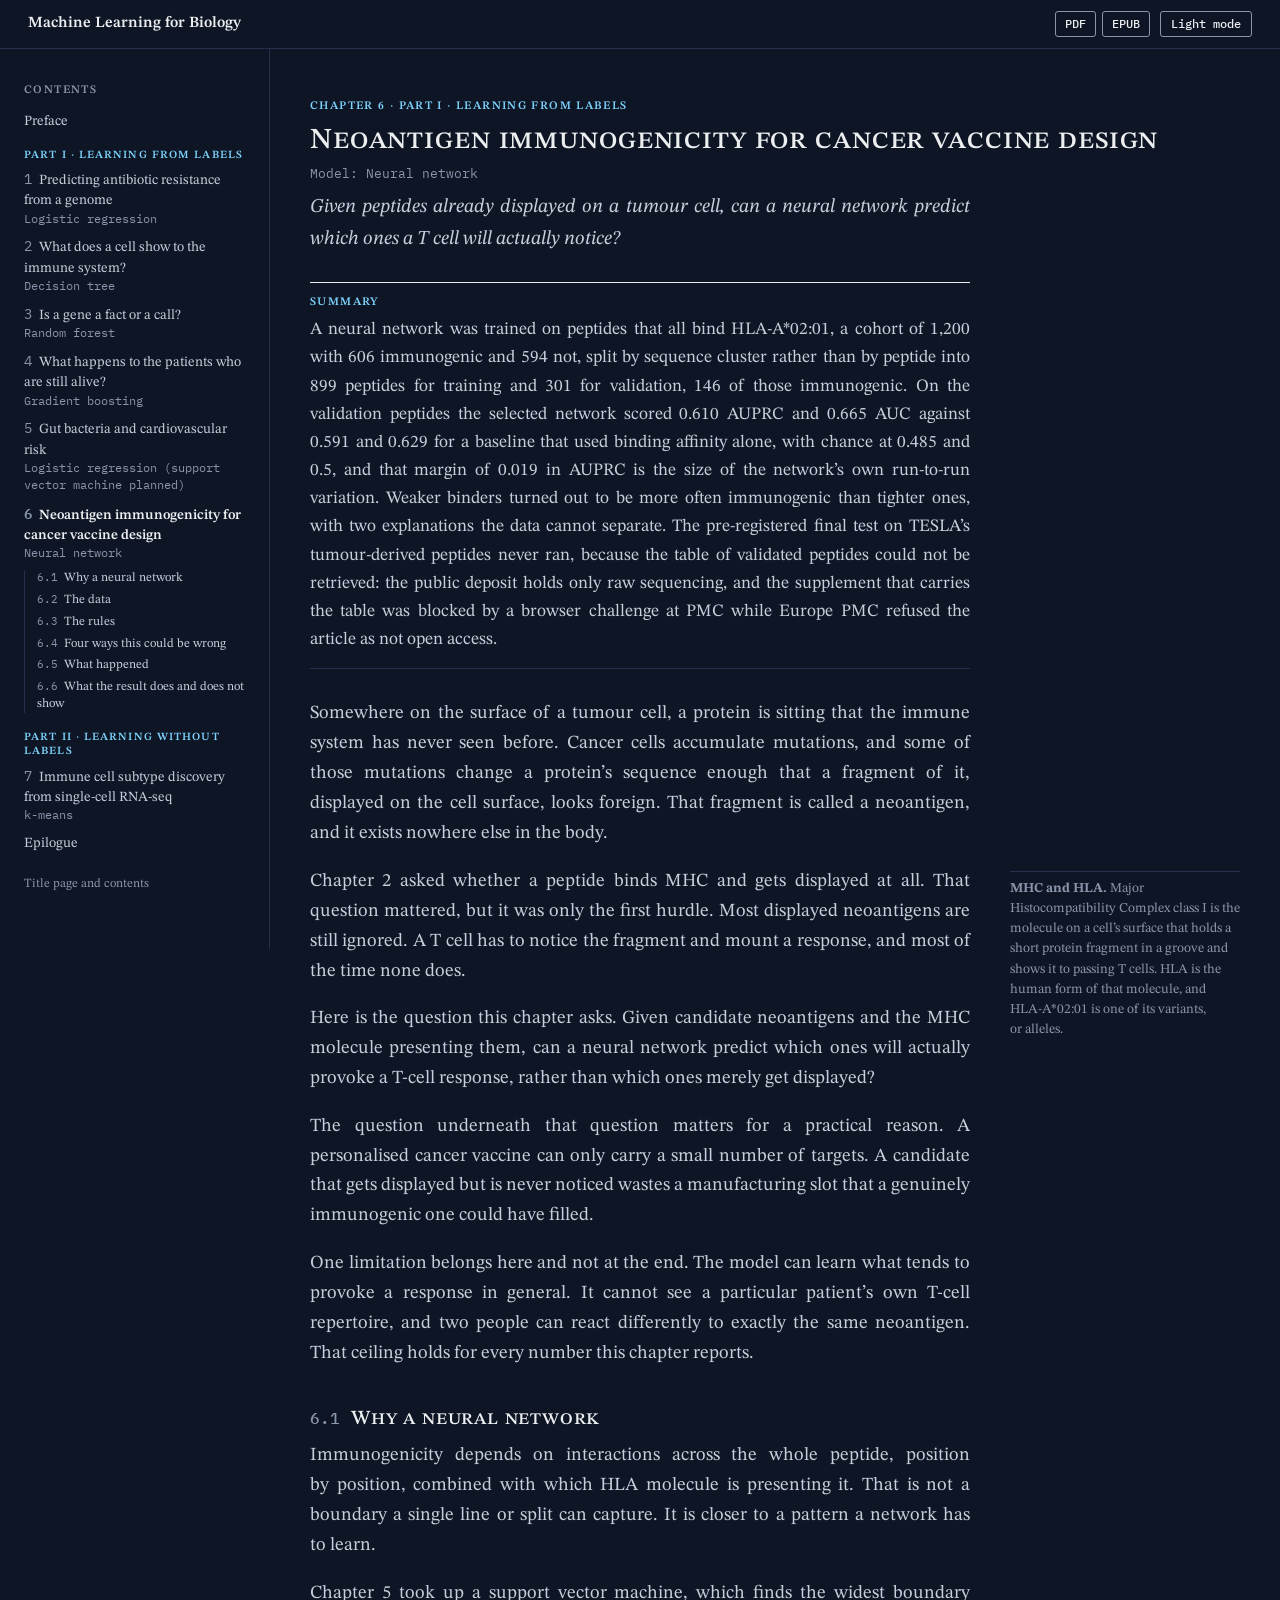
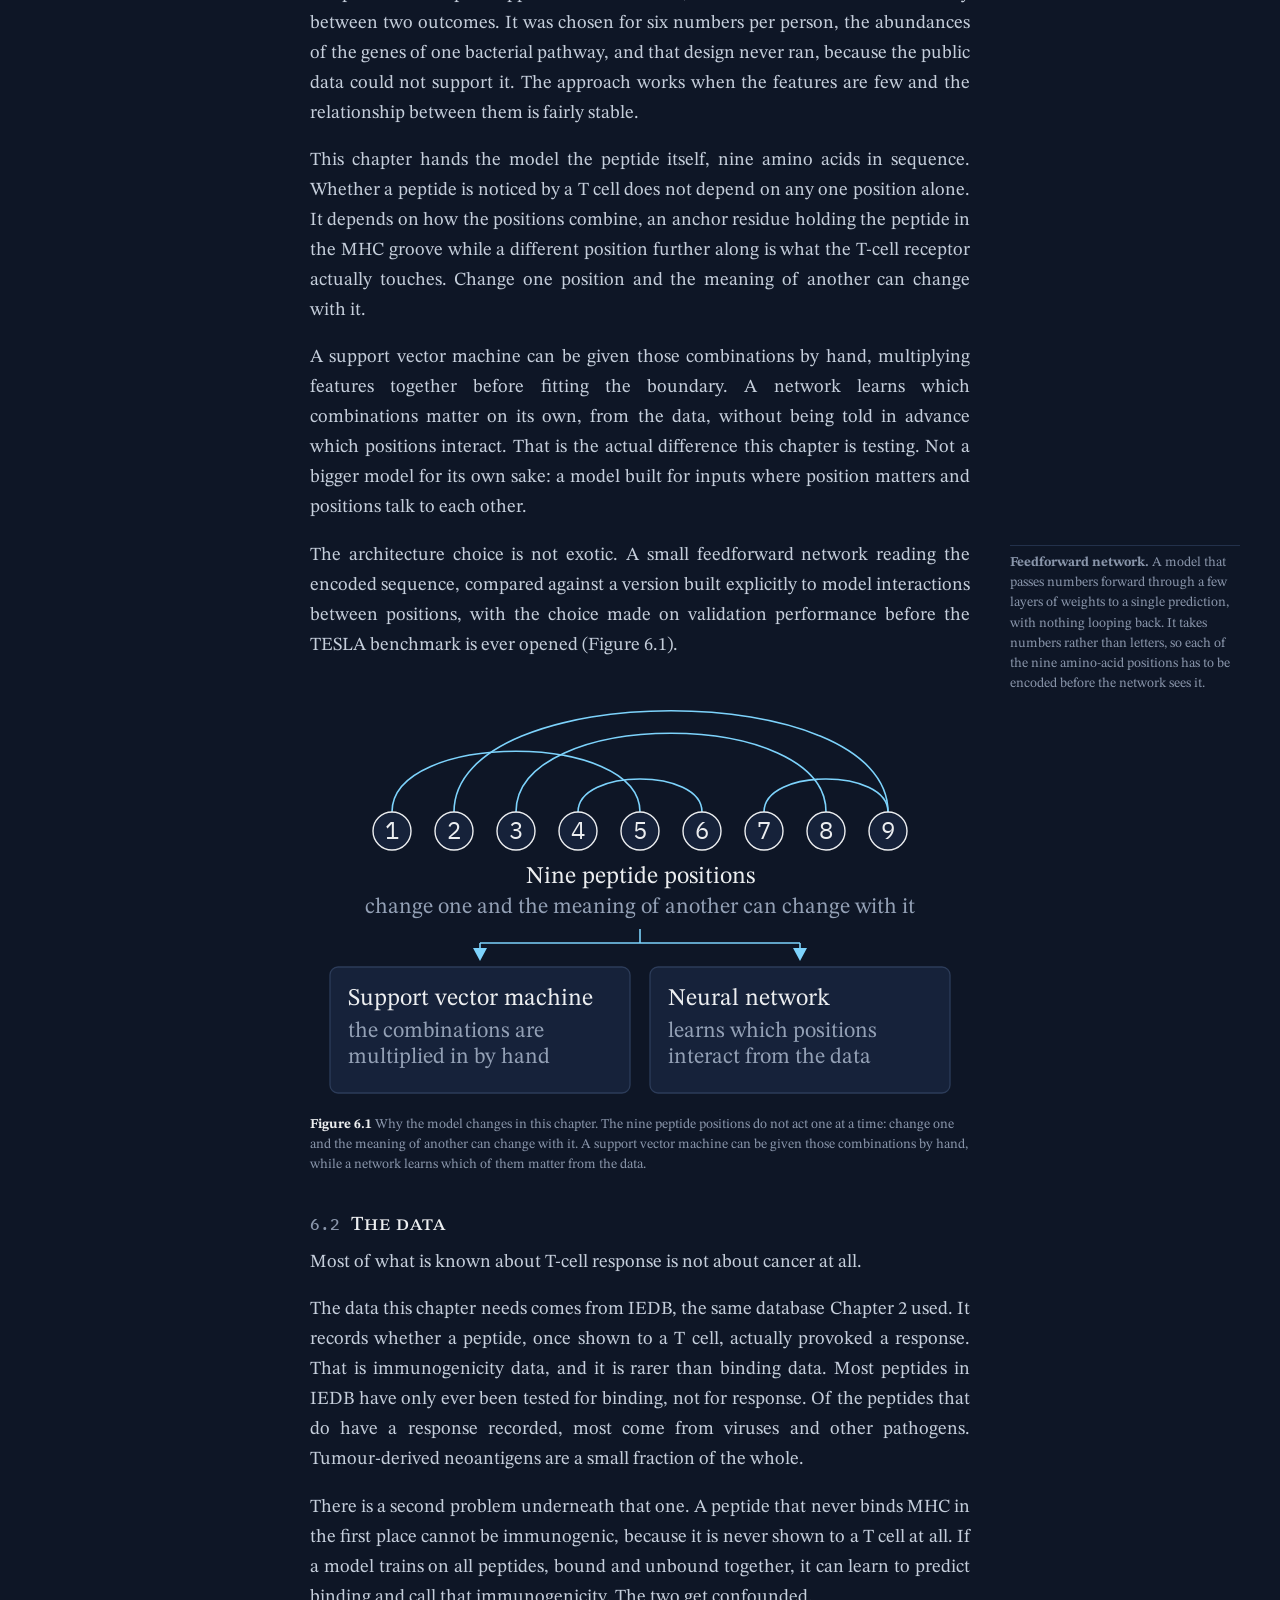
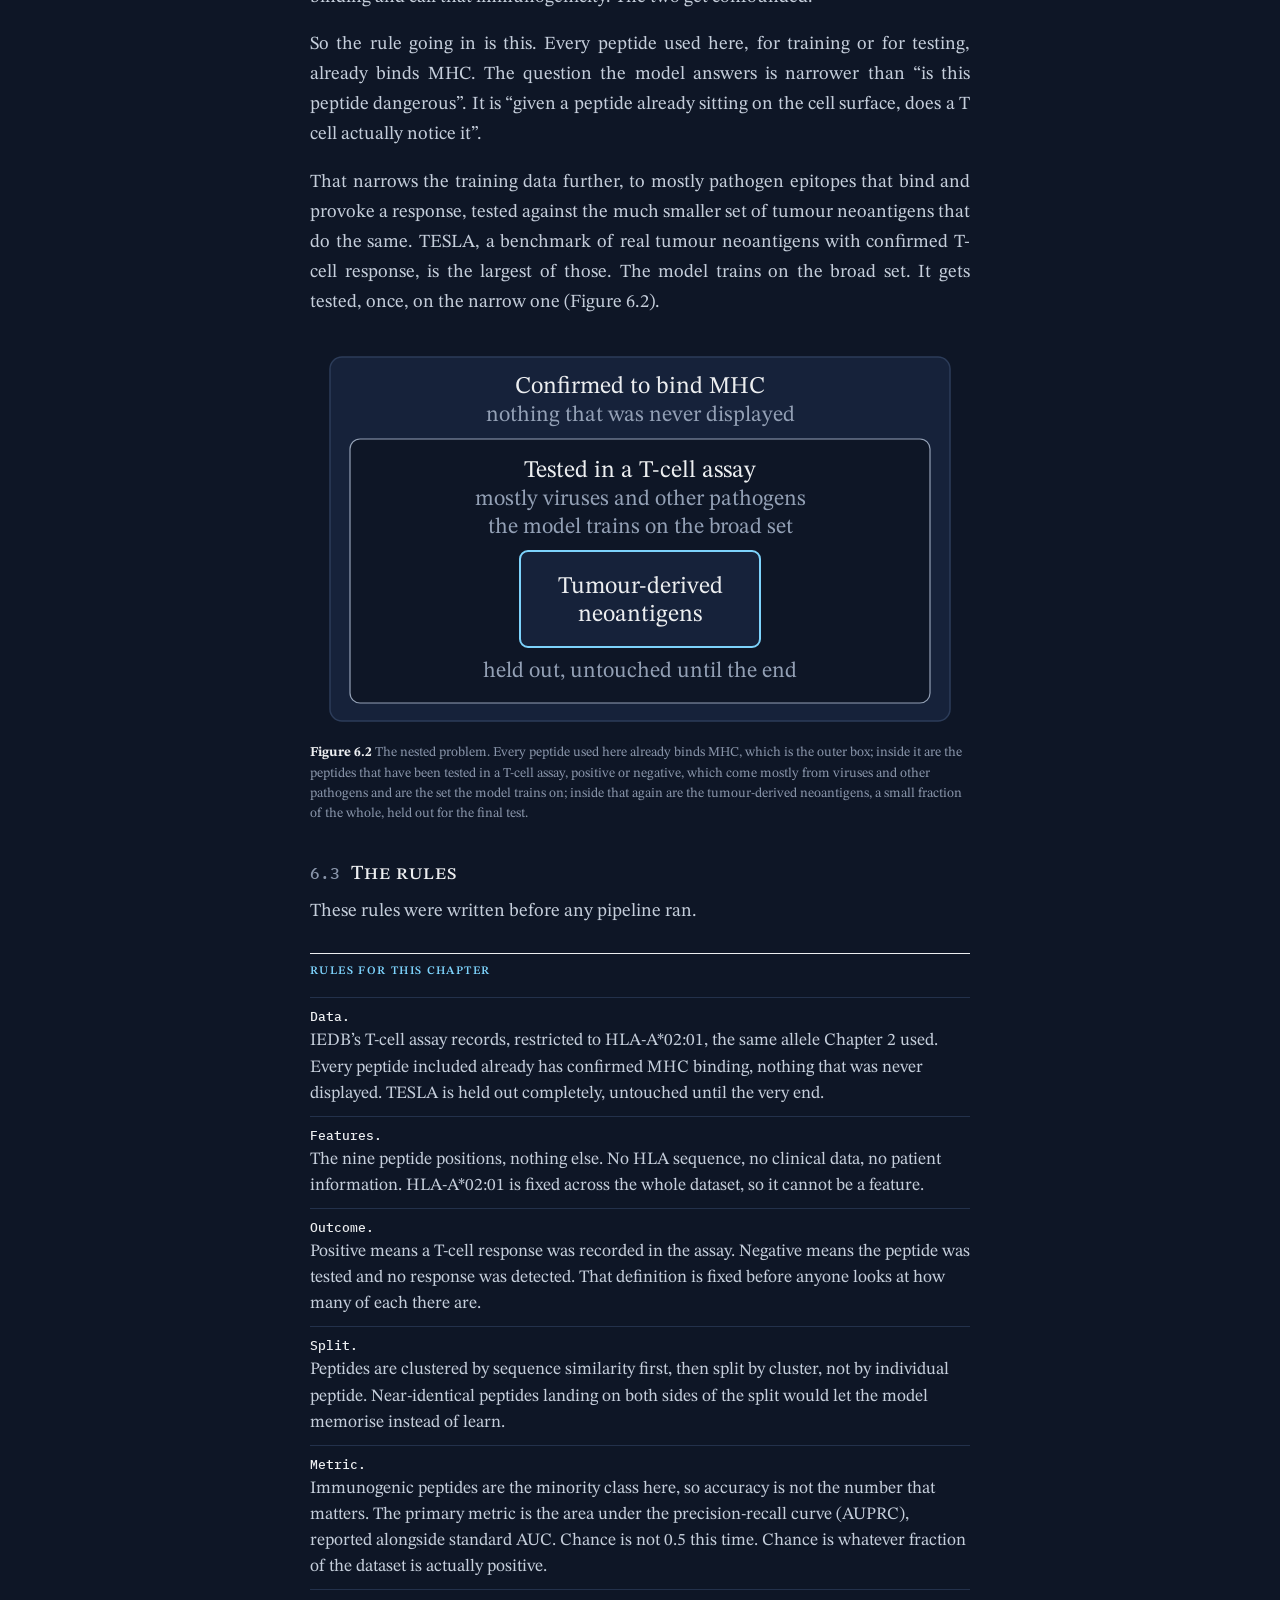
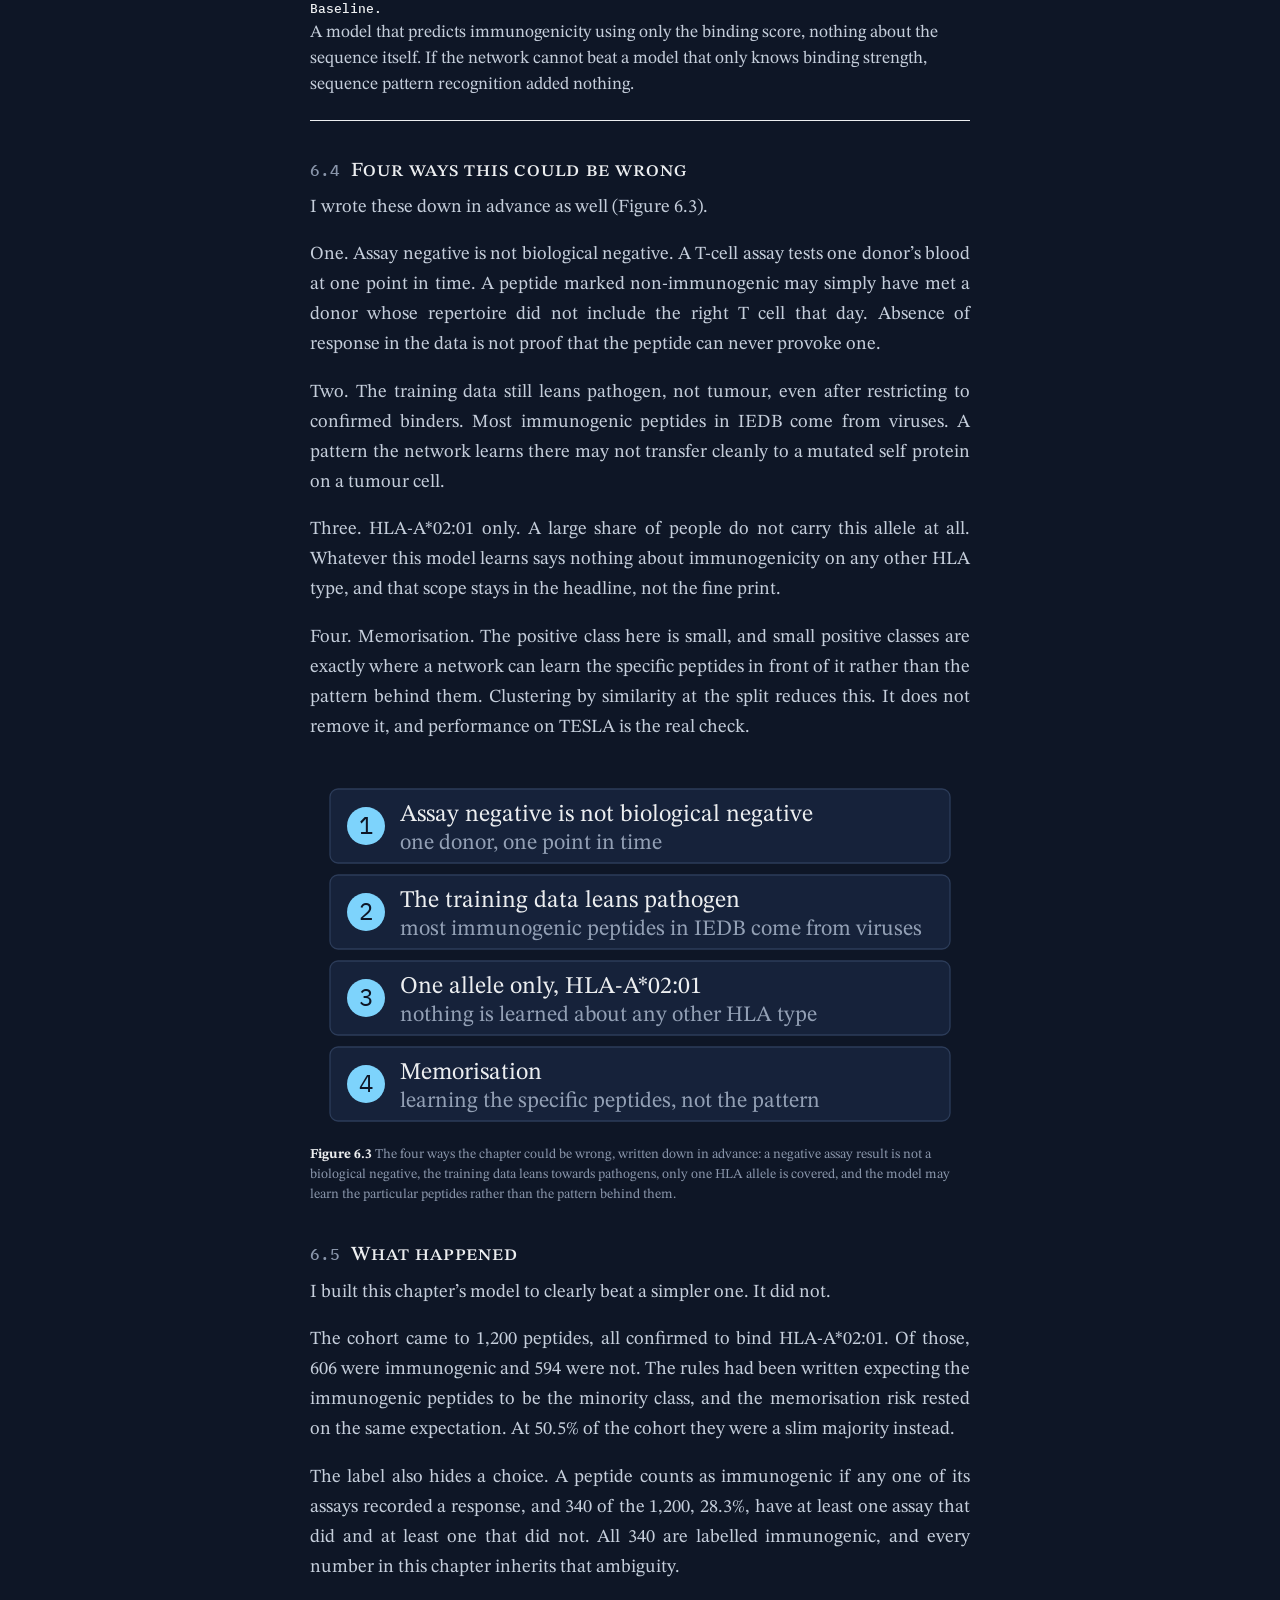
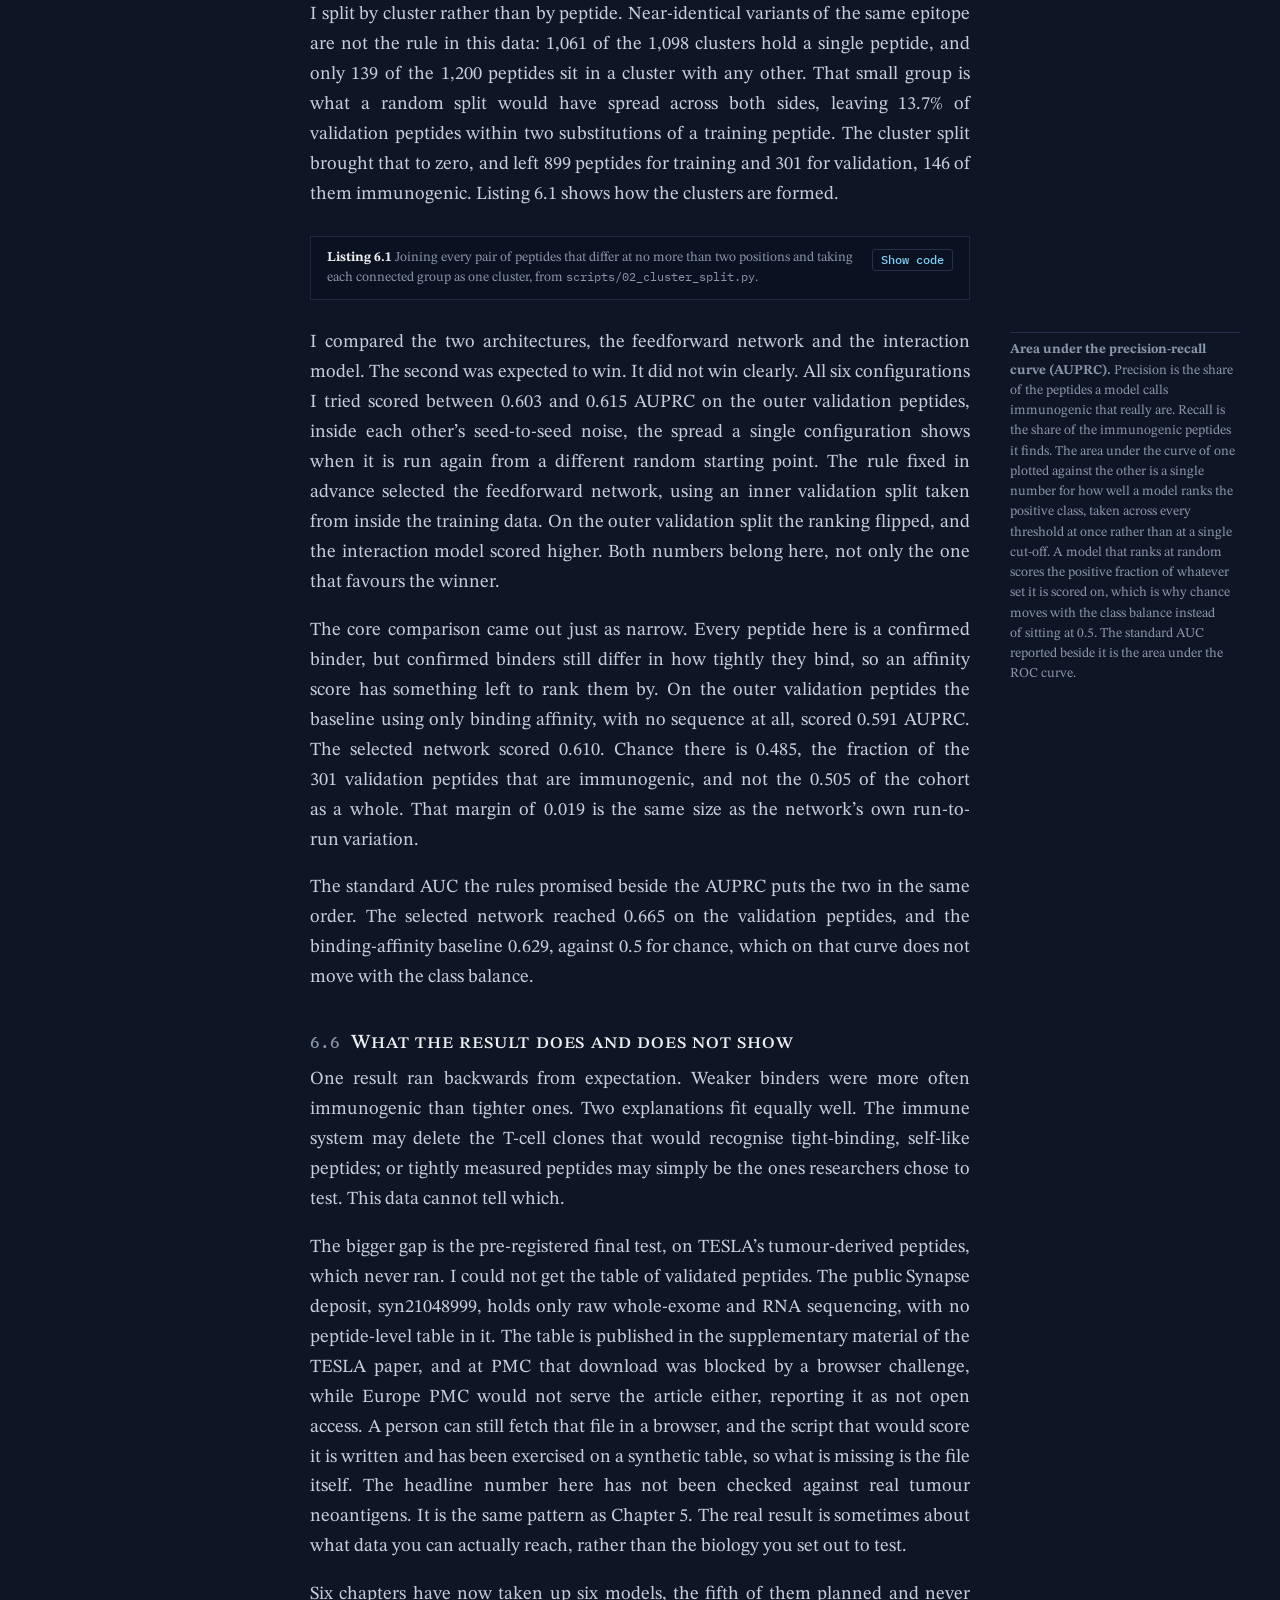
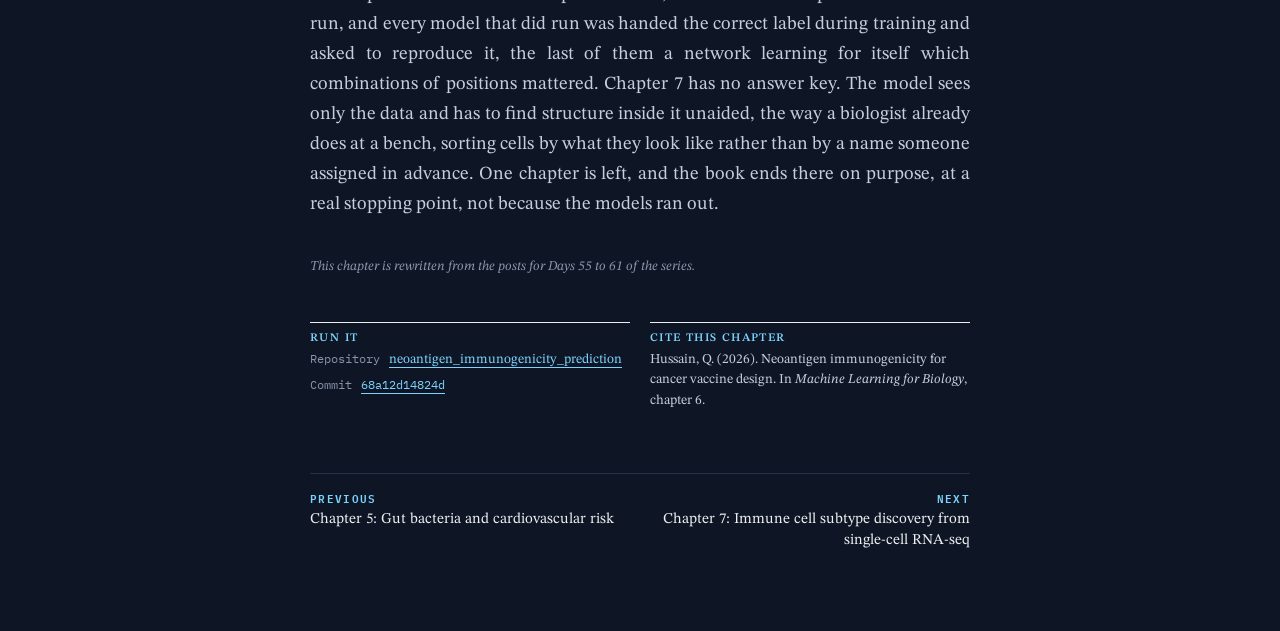
<file: docs/chapter-6.html>
<!doctype html><html lang="en-GB" data-theme="dark"><head><meta charset="utf-8">
<meta name="viewport" content="width=device-width,initial-scale=1">
<title>Neoantigen immunogenicity for cancer vaccine design · Machine Learning for Biology</title>
<meta name="description" content="Machine Learning for Biology, a book by Qasim Hussain.">
<link rel="canonical" href="https://qasim-hussain-code.github.io/machine-learning-for-biology/chapter-6.html">
<meta property="og:type" content="article">
<meta property="og:site_name" content="Machine Learning for Biology">
<meta property="og:title" content="Neoantigen immunogenicity for cancer vaccine design · Machine Learning for Biology">
<meta property="og:description" content="Machine Learning for Biology, a book by Qasim Hussain. Beta edition.">
<meta property="og:url" content="https://qasim-hussain-code.github.io/machine-learning-for-biology/chapter-6.html">
<meta property="og:locale" content="en_GB">
<meta property="og:image" content="https://qasim-hussain-code.github.io/machine-learning-for-biology/assets/share-card.jpg">
<meta property="og:image:width" content="1200"><meta property="og:image:height" content="630">
<meta property="og:image:alt" content="The cover of Machine Learning for Biology by Qasim Hussain, beside its title.">
<meta name="twitter:card" content="summary_large_image">
<link rel="preconnect" href="https://fonts.googleapis.com"><link rel="preconnect" href="https://fonts.gstatic.com" crossorigin>
<link href="https://fonts.googleapis.com/css2?family=STIX+Two+Text:ital,wght@0,400..700;1,400&family=IBM+Plex+Mono:wght@400;500;600&display=swap" rel="stylesheet"><link rel="stylesheet" href="assets/book.css">
<script>(function(){var r=document.documentElement;try{var s=localStorage.getItem('mlb-theme');if(s)r.dataset.theme=s;}catch(e){}})();</script>
</head><body class="lay-sidebar hs-smallcaps justify">
<a class="skip" href="#main">Skip to the text</a>
<header class="topbar"><a class="tb-title" href="index.html">Machine Learning for Biology</a>
<div class="tb-right"><a class="tb-ed" href="machine-learning-for-biology.pdf" aria-label="Download the print edition, PDF (2.0 MB)" title="Download the print edition, PDF (2.0 MB)">PDF</a><a class="tb-ed" href="machine-learning-for-biology.epub" download aria-label="Download the e-book edition, EPUB (0.5 MB)" title="Download the e-book edition, EPUB (0.5 MB)">EPUB</a><button class="modebtn" type="button" aria-label="Switch to light mode">Light<span class="wide"> mode</span></button></div></header>
<div class="frame"><nav class="toc" aria-label="Contents"><details class="tocd" open><summary class="toch">Contents</summary><ol><li><a href="preface.html">Preface</a></li><li class="part">Part I · Learning from labels</li><li><a href="chapter-1.html"><span class="n">1</span> Predicting antibiotic resistance from a genome<span class="m">Logistic regression</span></a></li><li><a href="chapter-2.html"><span class="n">2</span> What does a cell show to the immune system?<span class="m">Decision tree</span></a></li><li><a href="chapter-3.html"><span class="n">3</span> Is a gene a fact or a call?<span class="m">Random forest</span></a></li><li><a href="chapter-4.html"><span class="n">4</span> What happens to the patients who are still alive?<span class="m">Gradient boosting</span></a></li><li><a href="chapter-5.html"><span class="n">5</span> Gut bacteria and cardiovascular risk<span class="m">Logistic regression (support vector machine planned)</span></a></li><li class="on"><a href="chapter-6.html" aria-current="page"><span class="n">6</span> Neoantigen immunogenicity for cancer vaccine design<span class="m">Neural network</span></a><ol class="secs"><li><a href="#why-a-neural-network"><span class="sn">6.1</span>Why a neural network</a></li><li><a href="#the-data"><span class="sn">6.2</span>The data</a></li><li><a href="#the-rules"><span class="sn">6.3</span>The rules</a></li><li><a href="#four-ways-this-could-be-wrong"><span class="sn">6.4</span>Four ways this could be wrong</a></li><li><a href="#what-happened"><span class="sn">6.5</span>What happened</a></li><li><a href="#what-the-result-does-and-does-not-show"><span class="sn">6.6</span>What the result does and does not show</a></li></ol></li><li class="part">Part II · Learning without labels</li><li><a href="chapter-7.html"><span class="n">7</span> Immune cell subtype discovery from single-cell RNA-seq<span class="m">k-means</span></a></li><li><a href="epilogue.html">Epilogue</a></li></ol><p class="tohome"><a href="index.html">Title page and contents</a></p></details></nav><main class="col" id="main"><header class="opener op-smallcaps"><p class="op-kicker">Chapter 6 · Part I · Learning from labels</p>
<h1 class="op-title">Neoantigen immunogenicity for cancer vaccine design</h1><p class="op-model">Model: Neural network</p>
<p class="op-question">Given peptides already displayed on a tumour cell, can a neural network predict which ones a T cell will actually notice?</p></header><section class="summary"><p class="sk">Summary</p><p>A neural network was trained on peptides that all bind <span class="nw">HLA-A*02:01</span>, a cohort of 1,200 with 606 immunogenic and 594 not, split by sequence cluster rather than by peptide into 899 peptides for training and 301 for validation, 146 of those immunogenic. On the validation peptides the selected network scored 0.610 AUPRC and 0.665 AUC against 0.591 and 0.629 for a baseline that used binding affinity alone, with chance at 0.485 and 0.5, and that margin of 0.019 in AUPRC is the size of the network&rsquo;s own run-to-run variation. Weaker binders turned out to be more often immunogenic than tighter ones, with two explanations the data cannot separate. The pre-registered final test on TESLA&rsquo;s tumour-derived peptides never ran, because the table of validated peptides could not be retrieved: the public deposit holds only raw sequencing, and the supplement that carries the table was blocked by a browser challenge at PMC while Europe PMC refused the article as not open access.</p></section><div class="bodywrap"><p>Somewhere on the surface of a tumour cell, a protein is sitting that the immune system has never seen before. Cancer cells accumulate mutations, and some of those mutations change a protein&rsquo;s sequence enough that a fragment of it, displayed on the cell surface, looks foreign. That fragment is called a neoantigen, and it exists nowhere else in the body.</p>
<aside class="note">
<p><strong>MHC and HLA.</strong> Major Histocompatibility Complex class I is the molecule on a cell&rsquo;s surface that holds a short protein fragment in a groove and shows it to passing T cells. HLA is the human form of that molecule, and <span class="nw">HLA-A*02:01</span> is one of its variants, or alleles.</p>
</aside>
<p>Chapter 2 asked whether a peptide binds MHC and gets displayed at all. That question mattered, but it was only the first hurdle. Most displayed neoantigens are still ignored. A T cell has to notice the fragment and mount a response, and most of the time none does.</p>
<p>Here is the question this chapter asks. Given candidate neoantigens and the MHC molecule presenting them, can a neural network predict which ones will actually provoke a T-cell response, rather than which ones merely get displayed?</p>
<p>The question underneath that question matters for a practical reason. A personalised cancer vaccine can only carry a small number of targets. A candidate that gets displayed but is never noticed wastes a manufacturing slot that a genuinely immunogenic one could have filled.</p>
<p>One limitation belongs here and not at the end. The model can learn what tends to provoke a response in general. It cannot see a particular patient&rsquo;s own T-cell repertoire, and two people can react differently to exactly the same neoantigen. That ceiling holds for every number this chapter reports.</p>
<h2 id="why-a-neural-network"><span class="secno">6.1</span> Why a neural network</h2>
<p>Immunogenicity depends on interactions across the whole peptide, position by position, combined with which HLA molecule is presenting it. That is not a boundary a single line or split can capture. It is closer to a pattern a network has to learn.</p>
<p>Chapter 5 took up a support vector machine, which finds the widest boundary between two outcomes. It was chosen for six numbers per person, the abundances of the genes of one bacterial pathway, and that design never ran, because the public data could not support it. The approach works when the features are few and the relationship between them is fairly stable.</p>
<p>This chapter hands the model the peptide itself, nine amino acids in sequence. Whether a peptide is noticed by a T cell does not depend on any one position alone. It depends on how the positions combine, an anchor residue holding the peptide in the MHC groove while a different position further along is what the T-cell receptor actually touches. Change one position and the meaning of another can change with it.</p>
<p>A support vector machine can be given those combinations by hand, multiplying features together before fitting the boundary. A network learns which combinations matter on its own, from the data, without being told in advance which positions interact. That is the actual difference this chapter is testing. Not a bigger model for its own sake: a model built for inputs where position matters and positions talk to each other.</p>
<aside class="note">
<p><strong>Feedforward network.</strong> A model that passes numbers forward through a few layers of weights to a single prediction, with nothing looping back. It takes numbers rather than letters, so each of the nine amino-acid positions has to be encoded before the network sees it.</p>
</aside>
<p>The architecture choice is not exotic. A small feedforward network reading the encoded sequence, compared against a version built explicitly to model interactions between positions, with the choice made on validation performance before the TESLA benchmark is ever opened (Figure 6.1).</p>
<figure class="fig" id="fig-6-1"><svg role="img" aria-label="A row of nine numbered circles, one for each peptide position, with arcs drawn over the row joining positions at various distances apart and crossing one another. An arrow below the row splits in two, leading into two panels, one headed support vector machine, where the combinations are multiplied in by hand, and one headed neural network, which learns which positions interact from the data." xmlns="http://www.w3.org/2000/svg" viewBox="0 0 640 416" class="figsvg">
  <!-- Figure 6.1: the nine peptide positions act together, and the combinations reach a model in one of two ways.
       The arcs stand for positions acting on one another; they do not name any pair, which the chapter does not. -->
  <g class="fn sa" stroke-width="1.6">
    <path d="M 134 121 C 134 -14 568 -14 568 121"/>
    <path d="M 196 121 C 196 16 506 16 506 121"/>
    <path d="M 72 121 C 72 40 320 40 320 121"/>
    <path d="M 258 121 C 258 77 382 77 382 121"/>
    <path d="M 444 121 C 444 77 568 77 568 121"/>
  </g>
  <g class="fp si" stroke-width="1.4">
    <circle cx="72" cy="140" r="19"/>
    <circle cx="134" cy="140" r="19"/>
    <circle cx="196" cy="140" r="19"/>
    <circle cx="258" cy="140" r="19"/>
    <circle cx="320" cy="140" r="19"/>
    <circle cx="382" cy="140" r="19"/>
    <circle cx="444" cy="140" r="19"/>
    <circle cx="506" cy="140" r="19"/>
    <circle cx="568" cy="140" r="19"/>
  </g>
  <g class="fi num" font-size="24" text-anchor="middle">
    <text x="72" y="148">1</text>
    <text x="134" y="148">2</text>
    <text x="196" y="148">3</text>
    <text x="258" y="148">4</text>
    <text x="320" y="148">5</text>
    <text x="382" y="148">6</text>
    <text x="444" y="148">7</text>
    <text x="506" y="148">8</text>
    <text x="568" y="148">9</text>
  </g>
  <text x="320" y="192" class="fi" font-size="24" text-anchor="middle">Nine peptide positions</text>
  <text x="320" y="222" class="fm" font-size="22" text-anchor="middle">change one and the meaning of another can change with it</text>
  <g class="fn sa" stroke-width="1.6">
    <path d="M 320 238 L 320 252"/>
    <path d="M 160 252 L 480 252"/>
    <path d="M 160 252 L 160 258"/>
    <path d="M 480 252 L 480 258"/>
  </g>
  <g class="fa">
    <polygon points="160,270 153,257 167,257"/>
    <polygon points="480,270 473,257 487,257"/>
  </g>
  <g class="fp sl" stroke-width="1.3">
    <rect x="10" y="276" width="300" height="126" rx="8"/>
    <rect x="330" y="276" width="300" height="126" rx="8"/>
  </g>
  <g class="fi" font-size="24">
    <text x="28" y="314">Support vector machine</text>
    <text x="348" y="314">Neural network</text>
  </g>
  <g class="fm" font-size="22">
    <text x="28" y="346">the combinations are</text>
    <text x="28" y="372">multiplied in by hand</text>
    <text x="348" y="346">learns which positions</text>
    <text x="348" y="372">interact from the data</text>
  </g>
</svg>
<figcaption><b>Figure 6.1</b> Why the model changes in this chapter. The nine peptide positions do not act one at a time: change one and the meaning of another can change with it. A support vector machine can be given those combinations by hand, while a network learns which of them matter from the data.</figcaption></figure>

<h2 id="the-data"><span class="secno">6.2</span> The data</h2>
<p>Most of what is known about T-cell response is not about cancer at all.</p>
<p>The data this chapter needs comes from IEDB, the same database Chapter 2 used. It records whether a peptide, once shown to a T cell, actually provoked a response. That is immunogenicity data, and it is rarer than binding data. Most peptides in IEDB have only ever been tested for binding, not for response. Of the peptides that do have a response recorded, most come from viruses and other pathogens. Tumour-derived neoantigens are a small fraction of the whole.</p>
<p>There is a second problem underneath that one. A peptide that never binds MHC in the first place cannot be immunogenic, because it is never shown to a T cell at all. If a model trains on all peptides, bound and unbound together, it can learn to predict binding and call that immunogenicity. The two get confounded.</p>
<p>So the rule going in is this. Every peptide used here, for training or for testing, already binds MHC. The question the model answers is narrower than &ldquo;is this peptide dangerous&rdquo;. It is &ldquo;given a peptide already sitting on the cell surface, does a T cell actually notice it&rdquo;.</p>
<p>That narrows the training data further, to mostly pathogen epitopes that bind and provoke a response, tested against the much smaller set of tumour neoantigens that do the same. TESLA, a benchmark of real tumour neoantigens with confirmed T-cell response, is the largest of those. The model trains on the broad set. It gets tested, once, on the narrow one (Figure 6.2).</p>
<figure class="fig" id="fig-6-2"><svg role="img" aria-label="Three nested boxes. The outer box is peptides confirmed to bind MHC, nothing that was never displayed. Inside it is the box of peptides tested in a T-cell assay, positive or negative, mostly viruses and other pathogens, the broad set the model trains on. Inside that again is a small box of tumour-derived neoantigens, held out and untouched until the end." xmlns="http://www.w3.org/2000/svg" viewBox="0 0 640 388" class="figsvg">
  <!-- Figure 6.2: the question is asked inside the set of confirmed binders, and narrows to the held out core. -->
  <rect x="10" y="10" width="620" height="364" rx="12" class="fp sl" stroke-width="1.5"/>
  <rect x="30" y="92" width="580" height="264" rx="10" class="fbg sm" stroke-width="1.2"/>
  <rect x="200" y="204" width="240" height="96" rx="8" class="fp sa" stroke-width="2"/>
  <g class="fi" font-size="24" text-anchor="middle">
    <text x="320" y="46">Confirmed to bind MHC</text>
    <text x="320" y="130">Tested in a T-cell assay</text>
    <text x="320" y="246">Tumour-derived</text>
    <text x="320" y="274">neoantigens</text>
  </g>
  <g class="fm" font-size="22" text-anchor="middle">
    <text x="320" y="74">nothing that was never displayed</text>
    <text x="320" y="158">mostly viruses and other pathogens</text>
    <text x="320" y="186">the model trains on the broad set</text>
    <text x="320" y="330">held out, untouched until the end</text>
  </g>
</svg>
<figcaption><b>Figure 6.2</b> The nested problem. Every peptide used here already binds MHC, which is the outer box; inside it are the peptides that have been tested in a T-cell assay, positive or negative, which come mostly from viruses and other pathogens and are the set the model trains on; inside that again are the tumour-derived neoantigens, a small fraction of the whole, held out for the final test.</figcaption></figure>

<h2 id="the-rules"><span class="secno">6.3</span> The rules</h2>
<p>These rules were written before any pipeline ran.</p>
<div class="rules"><p class="rh">Rules for this chapter</p>
<p><strong>Data.</strong> IEDB&rsquo;s T-cell assay records, restricted to <span class="nw">HLA-A*02:01</span>, the same allele Chapter 2 used. Every peptide included already has confirmed MHC binding, nothing that was never displayed. TESLA is held out completely, untouched until the very end.</p>
<p><strong>Features.</strong> The nine peptide positions, nothing else. No HLA sequence, no clinical data, no patient information. <span class="nw">HLA-A*02:01</span> is fixed across the whole dataset, so it cannot be a feature.</p>
<p><strong>Outcome.</strong> Positive means a T-cell response was recorded in the assay. Negative means the peptide was tested and no response was detected. That definition is fixed before anyone looks at how many of each there are.</p>
<p><strong>Split.</strong> Peptides are clustered by sequence similarity first, then split by cluster, not by individual peptide. Near-identical peptides landing on both sides of the split would let the model memorise instead of learn.</p>
<p><strong>Metric.</strong> Immunogenic peptides are the minority class here, so accuracy is not the number that matters. The primary metric is the area under the precision-recall curve (AUPRC), reported alongside standard AUC. Chance is not 0.5 this time. Chance is whatever fraction of the dataset is actually positive.</p>
<p><strong>Baseline.</strong> A model that predicts immunogenicity using only the binding score, nothing about the sequence itself. If the network cannot beat a model that only knows binding strength, sequence pattern recognition added nothing.</p>
</div>
<h2 id="four-ways-this-could-be-wrong"><span class="secno">6.4</span> Four ways this could be wrong</h2>
<p>I wrote these down in advance as well (Figure 6.3).</p>
<p>One. Assay negative is not biological negative. A T-cell assay tests one donor&rsquo;s blood at one point in time. A peptide marked non-immunogenic may simply have met a donor whose repertoire did not include the right T cell that day. Absence of response in the data is not proof that the peptide can never provoke one.</p>
<p>Two. The training data still leans pathogen, not tumour, even after restricting to confirmed binders. Most immunogenic peptides in IEDB come from viruses. A pattern the network learns there may not transfer cleanly to a mutated self protein on a tumour cell.</p>
<p>Three. <span class="nw">HLA-A*02:01</span> only. A large share of people do not carry this allele at all. Whatever this model learns says nothing about immunogenicity on any other HLA type, and that scope stays in the headline, not the fine print.</p>
<p>Four. Memorisation. The positive class here is small, and small positive classes are exactly where a network can learn the specific peptides in front of it rather than the pattern behind them. Clustering by similarity at the split reduces this. It does not remove it, and performance on TESLA is the real check.</p>
<figure class="fig" id="fig-6-3"><svg role="img" aria-label="Four numbered cards. One, assay negative is not biological negative, one donor and one point in time. Two, the training data leans pathogen, most immunogenic peptides in IEDB come from viruses. Three, one allele only, HLA-A*02:01, nothing is learned about any other HLA type. Four, memorisation, learning the specific peptides and not the pattern." xmlns="http://www.w3.org/2000/svg" viewBox="0 0 640 364" class="figsvg">
  <!-- Figure 6.3: the four ways the chapter could be wrong, written down before the result. -->
  <g class="fp sl" stroke-width="1.3">
    <rect x="10" y="16" width="620" height="74" rx="8"/>
    <rect x="10" y="102" width="620" height="74" rx="8"/>
    <rect x="10" y="188" width="620" height="74" rx="8"/>
    <rect x="10" y="274" width="620" height="74" rx="8"/>
  </g>
  <g class="fa">
    <circle cx="46" cy="53" r="19"/>
    <circle cx="46" cy="139" r="19"/>
    <circle cx="46" cy="225" r="19"/>
    <circle cx="46" cy="311" r="19"/>
  </g>
  <g class="fbg num" font-size="24" text-anchor="middle">
    <text x="46" y="61">1</text>
    <text x="46" y="147">2</text>
    <text x="46" y="233">3</text>
    <text x="46" y="319">4</text>
  </g>
  <g class="fi" font-size="24">
    <text x="80" y="48">Assay negative is not biological negative</text>
    <text x="80" y="134">The training data leans pathogen</text>
    <text x="80" y="220">One allele only, HLA-A*02:01</text>
    <text x="80" y="306">Memorisation</text>
  </g>
  <g class="fm" font-size="22">
    <text x="80" y="76">one donor, one point in time</text>
    <text x="80" y="162">most immunogenic peptides in IEDB come from viruses</text>
    <text x="80" y="248">nothing is learned about any other HLA type</text>
    <text x="80" y="334">learning the specific peptides, not the pattern</text>
  </g>
</svg>
<figcaption><b>Figure 6.3</b> The four ways the chapter could be wrong, written down in advance: a negative assay result is not a biological negative, the training data leans towards pathogens, only one HLA allele is covered, and the model may learn the particular peptides rather than the pattern behind them.</figcaption></figure>

<h2 id="what-happened"><span class="secno">6.5</span> What happened</h2>
<p>I built this chapter&rsquo;s model to clearly beat a simpler one. It did not.</p>
<p>The cohort came to 1,200 peptides, all confirmed to bind <span class="nw">HLA-A*02:01</span>. Of those, 606 were immunogenic and 594 were not. The rules had been written expecting the immunogenic peptides to be the minority class, and the memorisation risk rested on the same expectation. At 50.5% of the cohort they were a slim majority instead.</p>
<p>The label also hides a choice. A peptide counts as immunogenic if any one of its assays recorded a response, and 340 of the 1,200, 28.3%, have at least one assay that did and at least one that did not. All 340 are labelled immunogenic, and every number in this chapter inherits that ambiguity.</p>
<p>I split by cluster rather than by peptide. Near-identical variants of the same epitope are not the rule in this data: 1,061 of the 1,098 clusters hold a single peptide, and only 139 of the 1,200 peptides sit in a cluster with any other. That small group is what a random split would have spread across both sides, leaving 13.7% of validation peptides within two substitutions of a training peptide. The cluster split brought that to zero, and left 899 peptides for training and 301 for validation, 146 of them immunogenic. Listing 6.1 shows how the clusters are formed.</p>
<details class="lst"><summary class="lst-cap"><span class="lt"><b>Listing 6.1</b> Joining every pair of peptides that differ at no more than two positions and taking each connected group as one cluster, from <code>scripts/02_cluster_split.py</code>.</span></summary><pre tabindex="0"><code class="language-python">    n = len(peptides)
    codes = np.array([[common.AA_INDEX[a] for a in p] for p in peptides], dtype=np.int8)

    parent = np.arange(n)

    def find(x: int) -&gt; int:
        while parent[x] != x:
            parent[x] = parent[parent[x]]
            x = parent[x]
        return x

    def union(a: int, b: int) -&gt; None:
        ra, rb = find(a), find(b)
        if ra != rb:
            parent[max(ra, rb)] = min(ra, rb)

    for i in range(n - 1):
        # distance from peptide i to every peptide after it, in one vector op
        d = (codes[i + 1:] != codes[i]).sum(axis=1)
        for j in np.nonzero(d &lt;= max_distance)[0]:
            union(i, i + 1 + int(j))

    roots = np.array([find(i) for i in range(n)])
    _, cluster_id = np.unique(roots, return_inverse=True)
    return cluster_id
</code></pre></details>
<aside class="note">
<p><strong>Area under the precision-recall curve (AUPRC).</strong> Precision is the share of the peptides a model calls immunogenic that really are. Recall is the share of the immunogenic peptides it finds. The area under the curve of one plotted against the other is a single number for how well a model ranks the positive class, taken across every threshold at once rather than at a single cut-off. A model that ranks at random scores the positive fraction of whatever set it is scored on, which is why chance moves with the class balance instead of sitting at 0.5. The standard AUC reported beside it is the area under the ROC curve.</p>
</aside>
<p>I compared the two architectures, the feedforward network and the interaction model. The second was expected to win. It did not win clearly. All six configurations I tried scored between 0.603 and 0.615 AUPRC on the outer validation peptides, inside each other&rsquo;s seed-to-seed noise, the spread a single configuration shows when it is run again from a different random starting point. The rule fixed in advance selected the feedforward network, using an inner validation split taken from inside the training data. On the outer validation split the ranking flipped, and the interaction model scored higher. Both numbers belong here, not only the one that favours the winner.</p>
<p>The core comparison came out just as narrow. Every peptide here is a confirmed binder, but confirmed binders still differ in how tightly they bind, so an affinity score has something left to rank them by. On the outer validation peptides the baseline using only binding affinity, with no sequence at all, scored 0.591 AUPRC. The selected network scored 0.610. Chance there is 0.485, the fraction of the 301 validation peptides that are immunogenic, and not the 0.505 of the cohort as a whole. That margin of 0.019 is the same size as the network&rsquo;s own run-to-run variation.</p>
<p>The standard AUC the rules promised beside the AUPRC puts the two in the same order. The selected network reached 0.665 on the validation peptides, and the binding-affinity baseline 0.629, against 0.5 for chance, which on that curve does not move with the class balance.</p>
<h2 id="what-the-result-does-and-does-not-show"><span class="secno">6.6</span> What the result does and does not show</h2>
<p>One result ran backwards from expectation. Weaker binders were more often immunogenic than tighter ones. Two explanations fit equally well. The immune system may delete the T-cell clones that would recognise tight-binding, self-like peptides; or tightly measured peptides may simply be the ones researchers chose to test. This data cannot tell which.</p>
<p>The bigger gap is the pre-registered final test, on TESLA&rsquo;s tumour-derived peptides, which never ran. I could not get the table of validated peptides. The public Synapse deposit, syn21048999, holds only raw whole-exome and RNA sequencing, with no peptide-level table in it. The table is published in the supplementary material of the TESLA paper, and at PMC that download was blocked by a browser challenge, while Europe PMC would not serve the article either, reporting it as not open access. A person can still fetch that file in a browser, and the script that would score it is written and has been exercised on a synthetic table, so what is missing is the file itself. The headline number here has not been checked against real tumour neoantigens. It is the same pattern as Chapter 5. The real result is sometimes about what data you can actually reach, rather than the biology you set out to test.</p>
<p>Six chapters have now taken up six models, the fifth of them planned and never run, and every model that did run was handed the correct label during training and asked to reproduce it, the last of them a network learning for itself which combinations of positions mattered. Chapter 7 has no answer key. The model sees only the data and has to find structure inside it unaided, the way a biologist already does at a bench, sorting cells by what they look like rather than by a name someone assigned in advance. One chapter is left, and the book ends there on purpose, at a real stopping point, not because the models ran out.</p>
<p class="prov">This chapter is rewritten from the posts for Days 55 to 61 of the series.</p></div><section class="endm"><div class="run"><p class="eh">Run it</p>
<p><span class="lbl">Repository</span> <a href="https://github.com/Qasim-Hussain-Code/neoantigen_immunogenicity_prediction">neoantigen_immunogenicity_prediction</a></p>
<p><span class="lbl">Commit</span> <a href="https://github.com/Qasim-Hussain-Code/neoantigen_immunogenicity_prediction/tree/68a12d14824d"><code>68a12d14824d</code></a></p></div>
<div class="cite"><p class="eh">Cite this chapter</p><p>Hussain, Q. (2026). Neoantigen immunogenicity for cancer vaccine design. In <i>Machine Learning for Biology</i>, chapter 6.</p></div></section><nav class="pn" aria-label="Previous and next"><a class="prev" href="chapter-5.html"><span>Previous</span>Chapter 5: Gut bacteria and cardiovascular risk</a><a class="next" href="chapter-7.html"><span>Next</span>Chapter 7: Immune cell subtype discovery from single-cell RNA-seq</a></nav></main></div>
<script src="assets/book.js"></script></body></html>
</file>
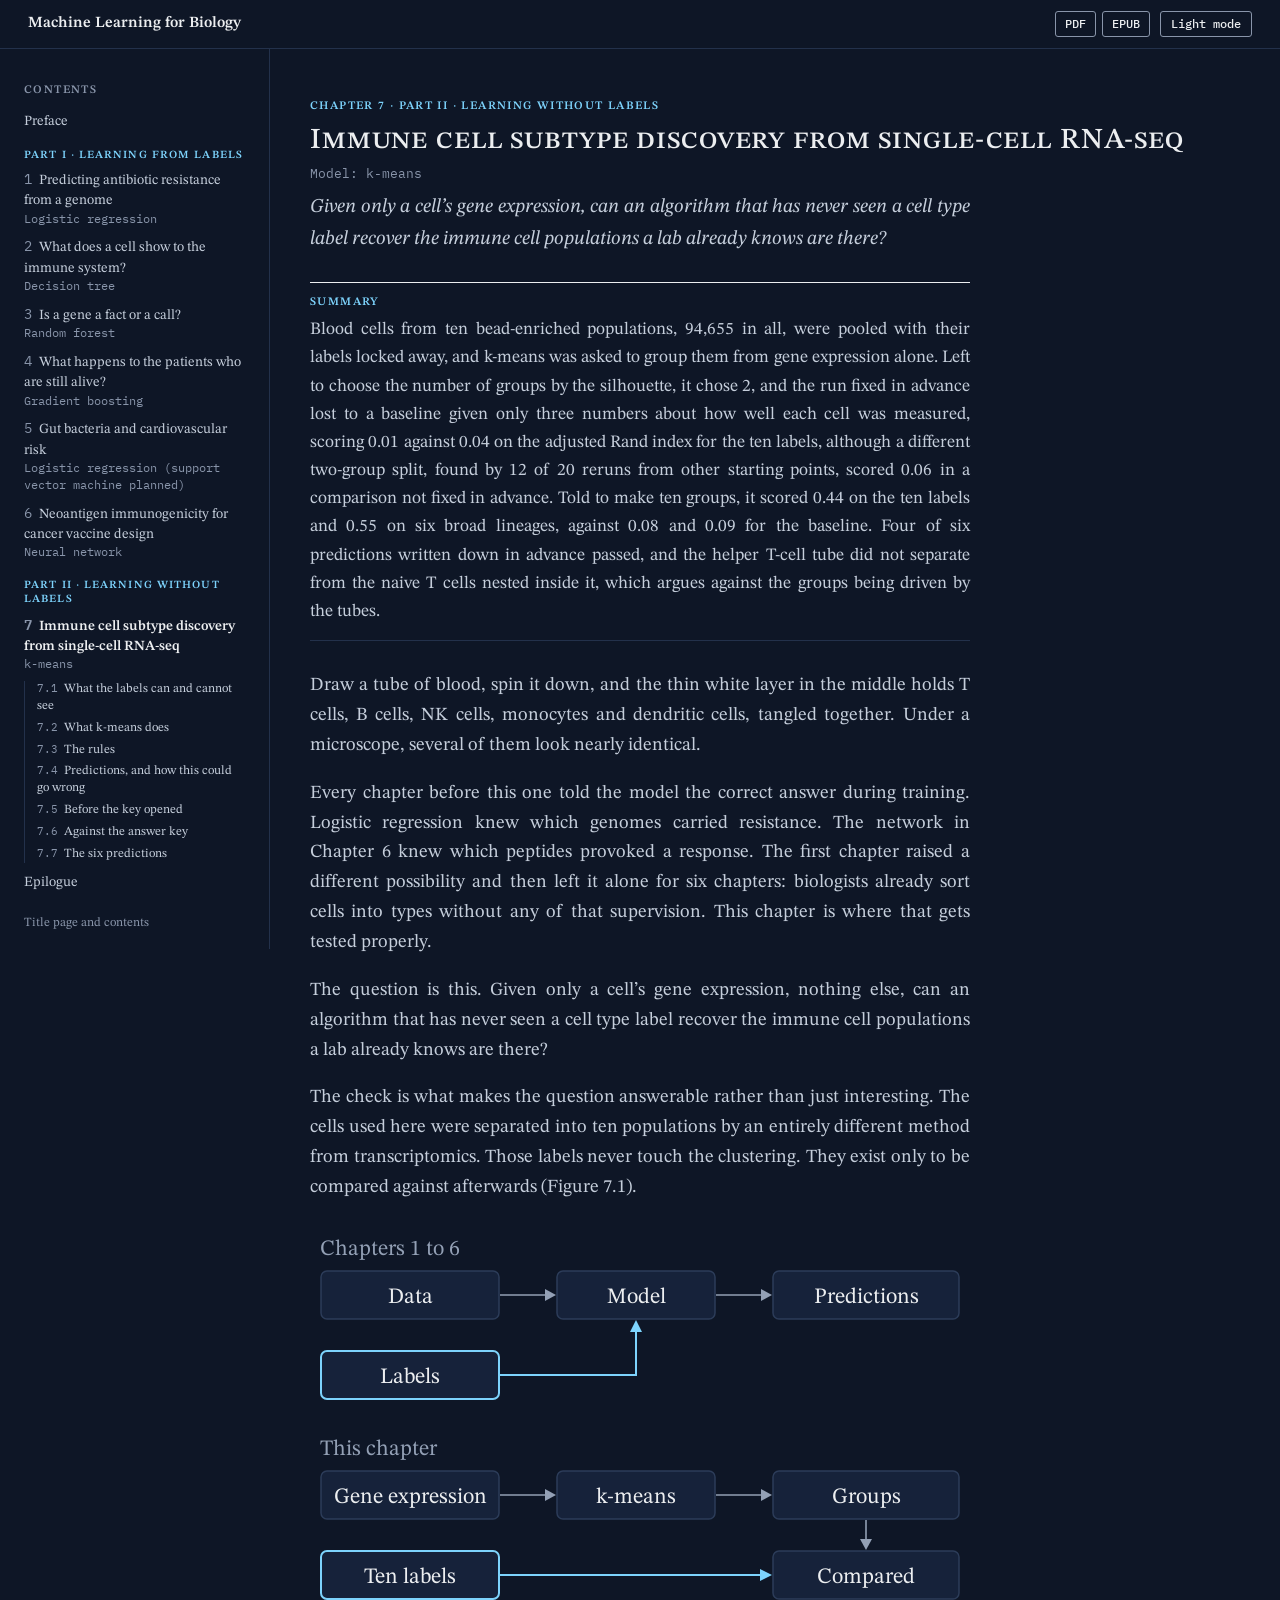
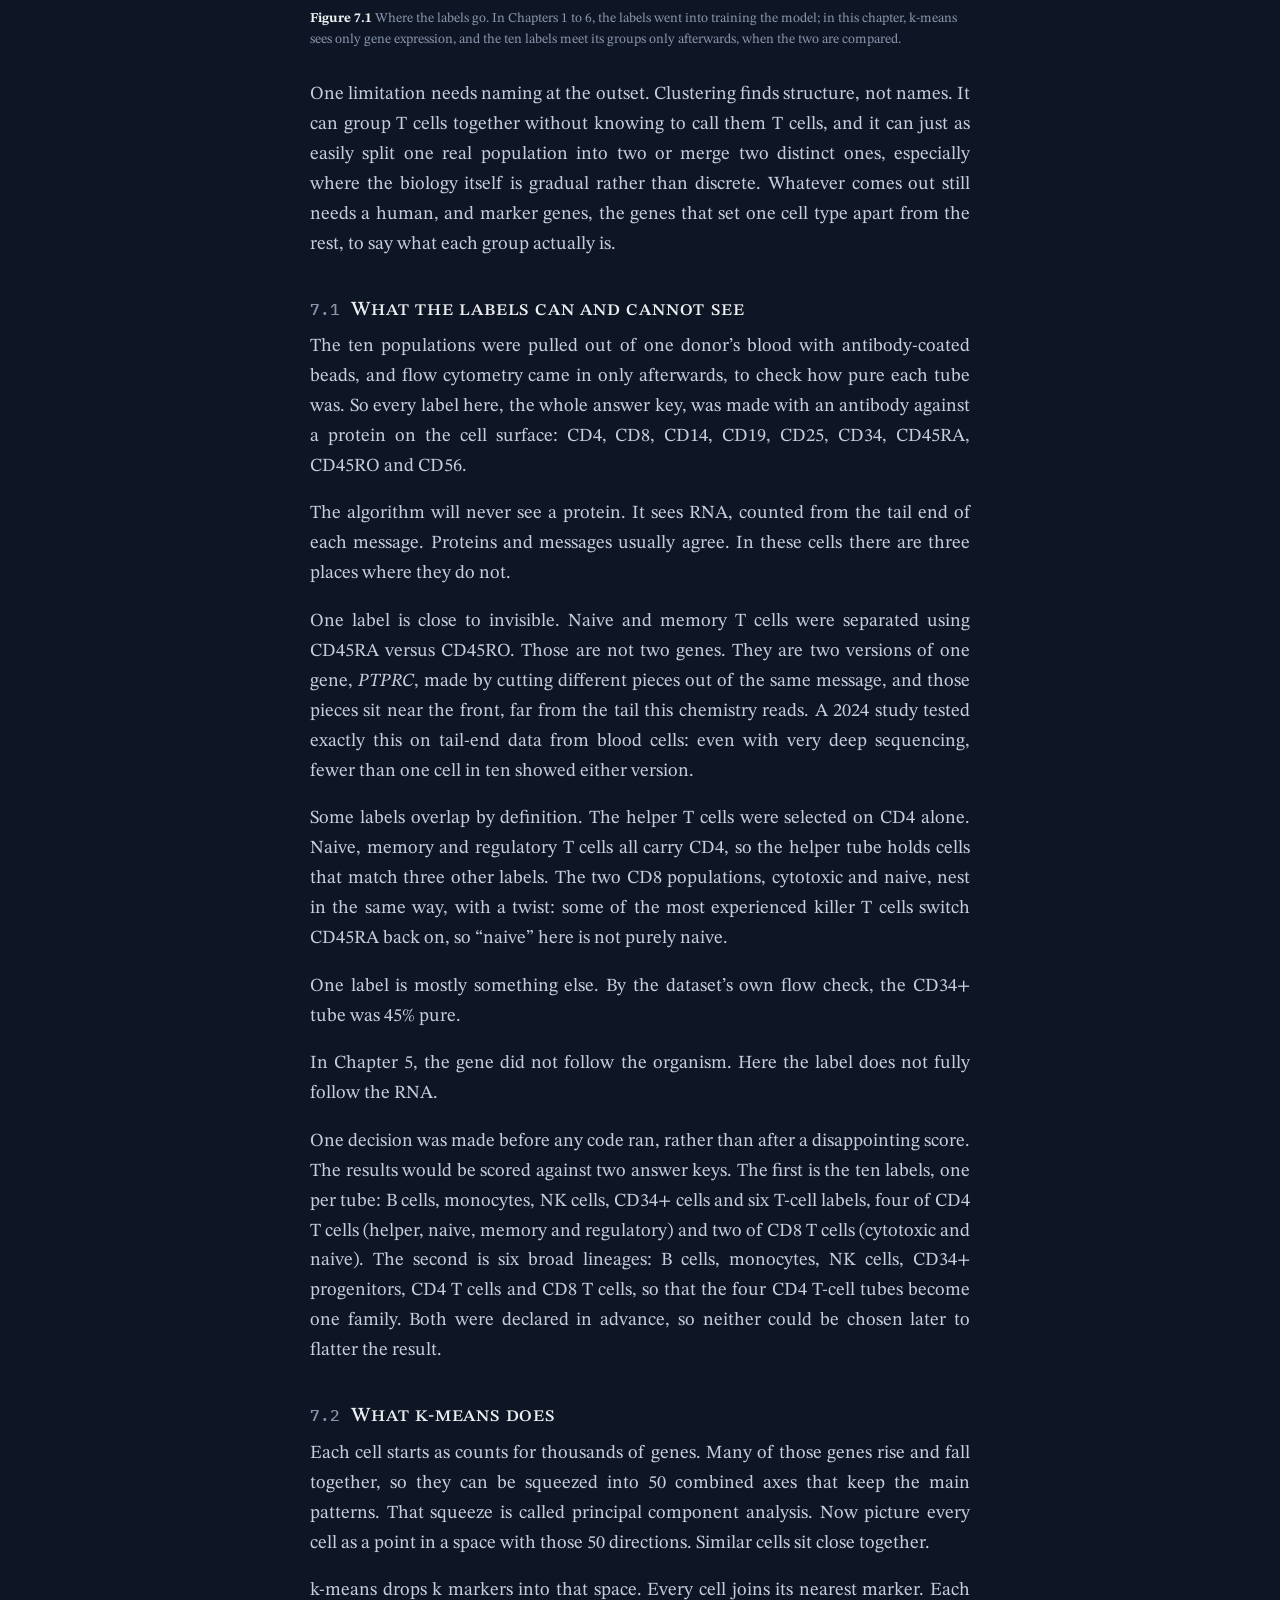
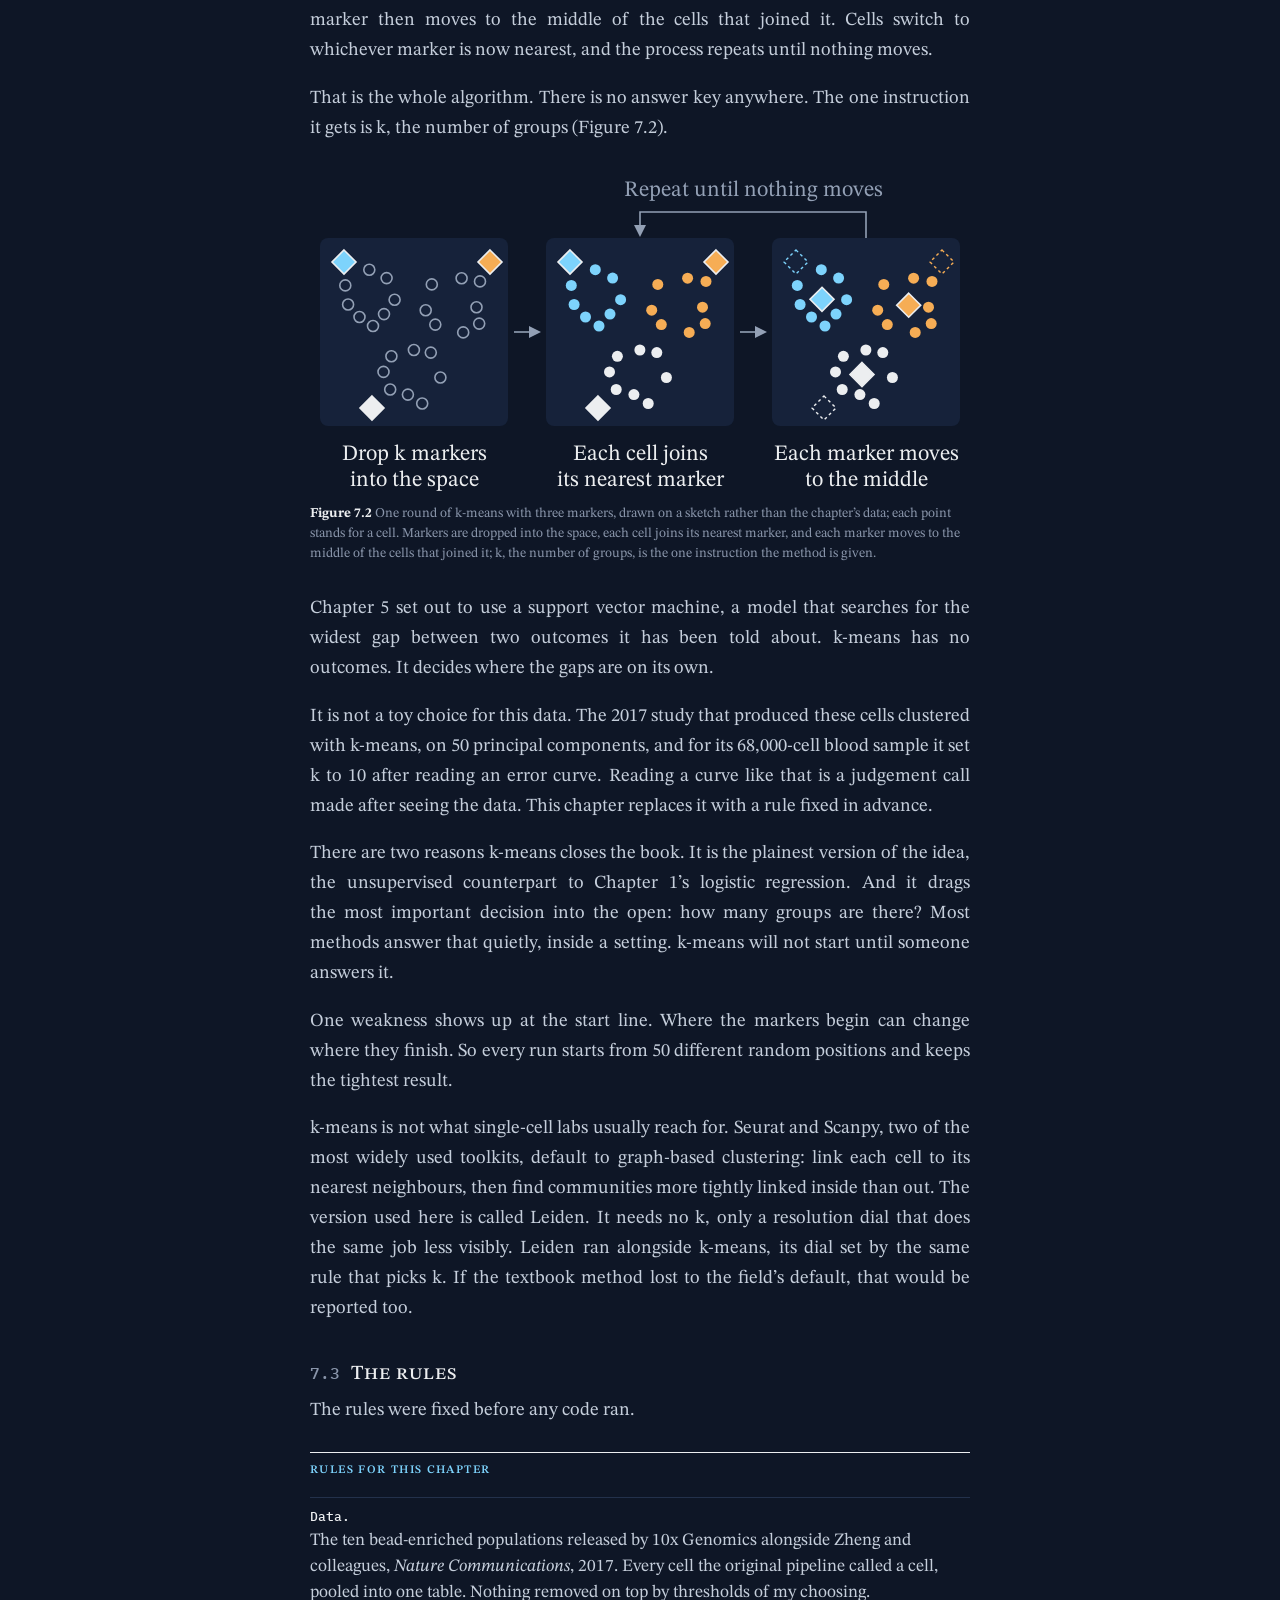
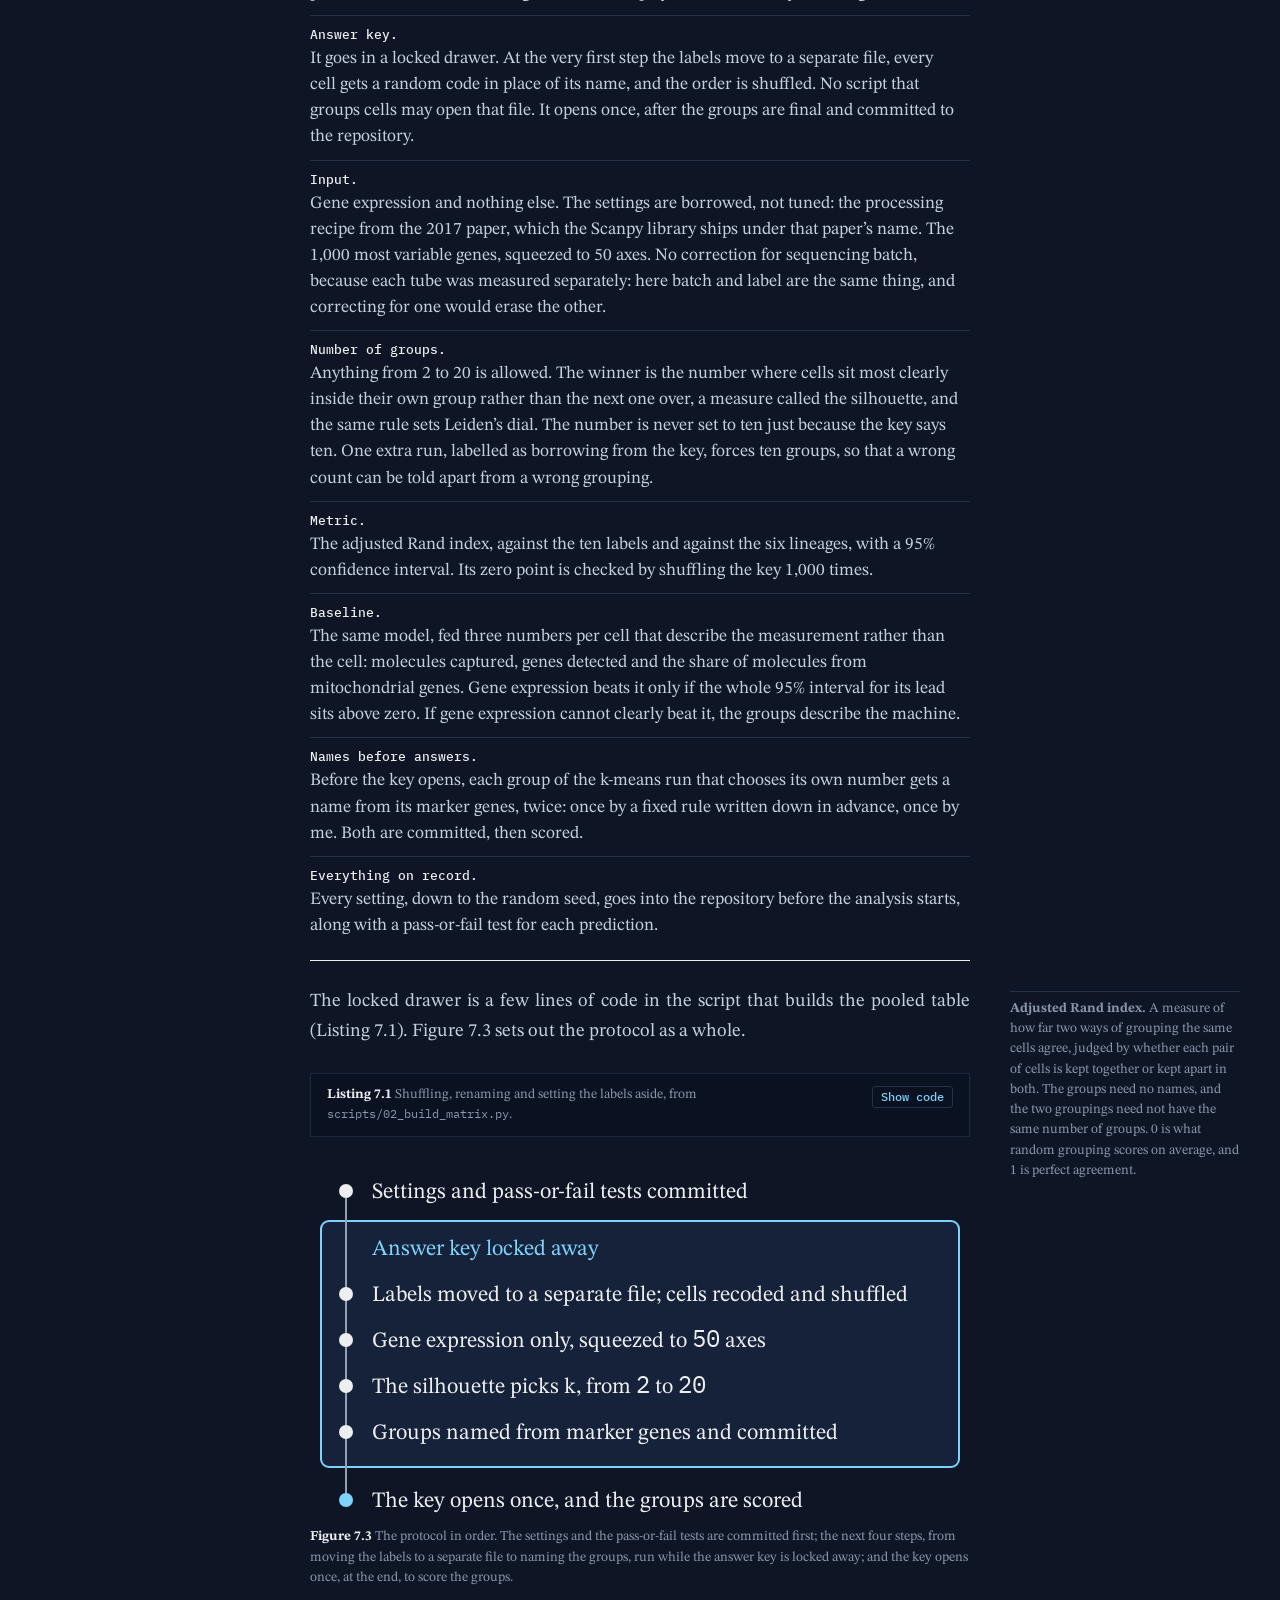
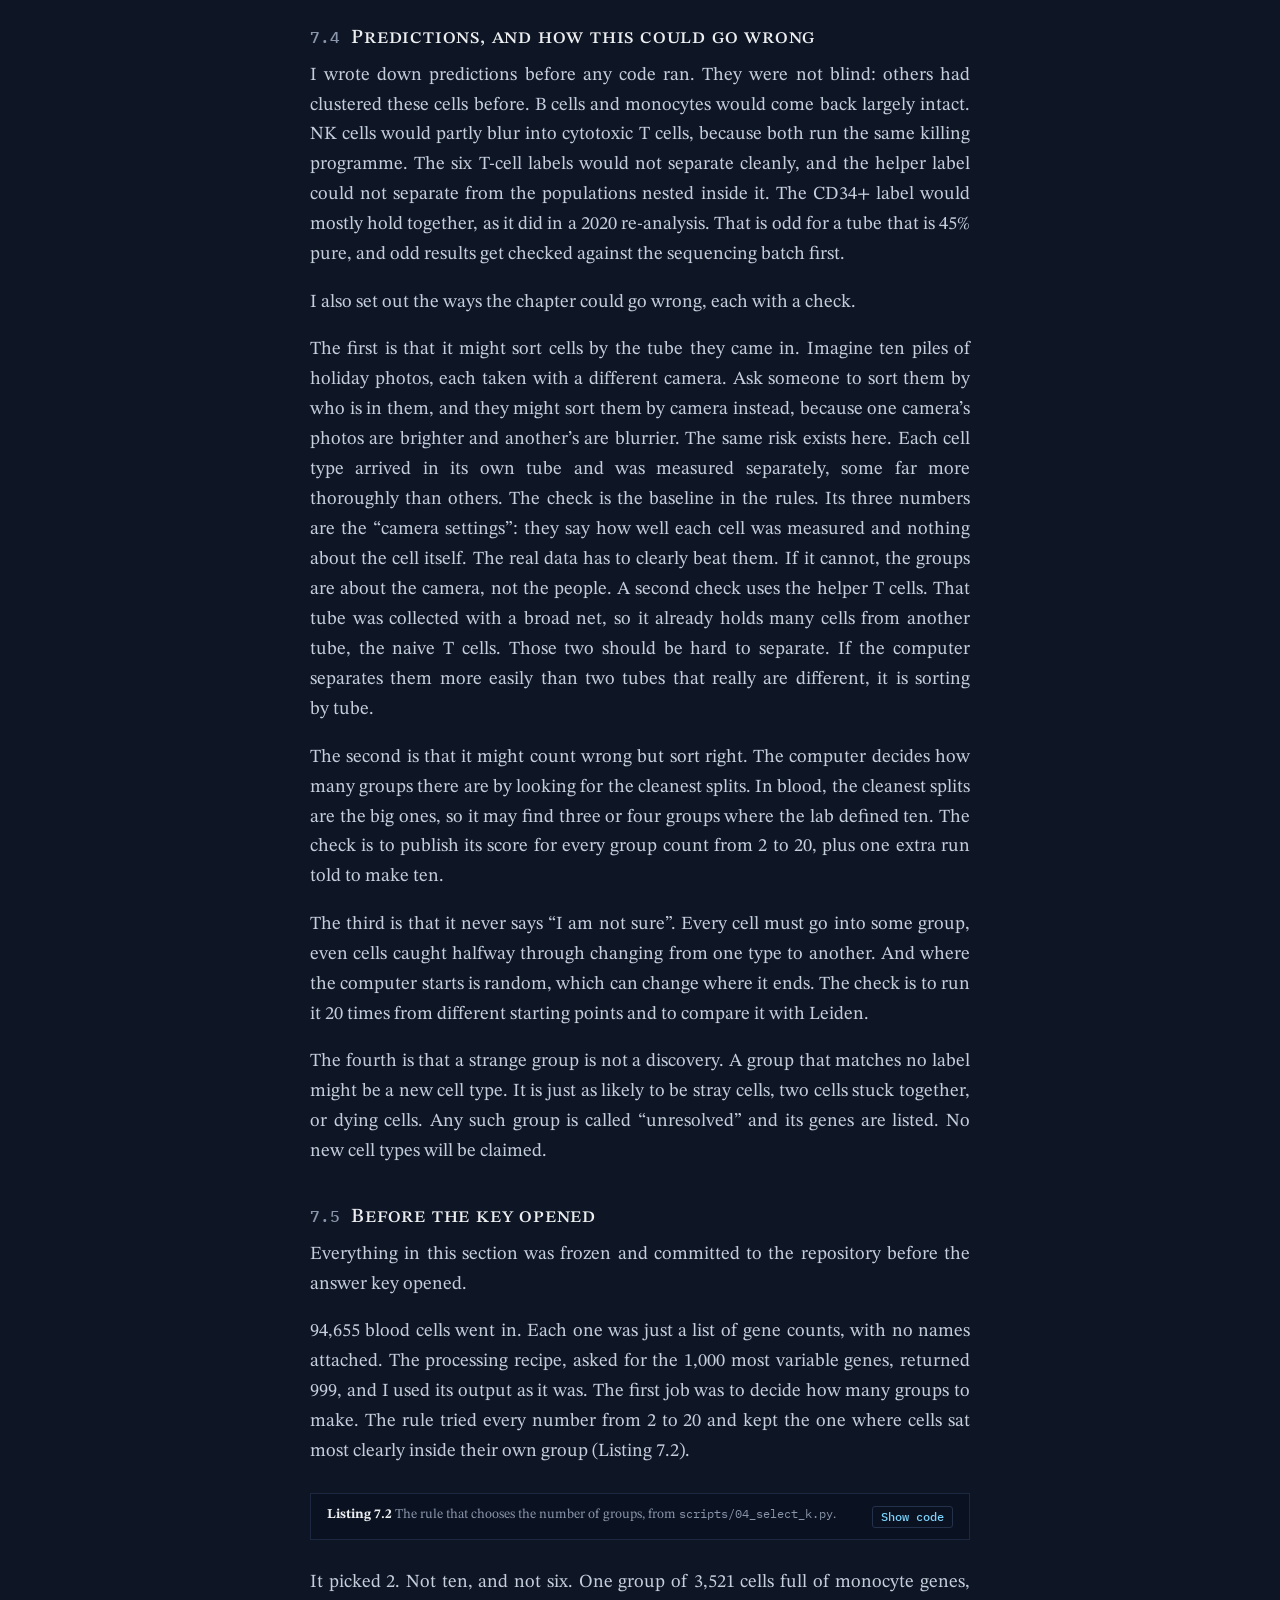
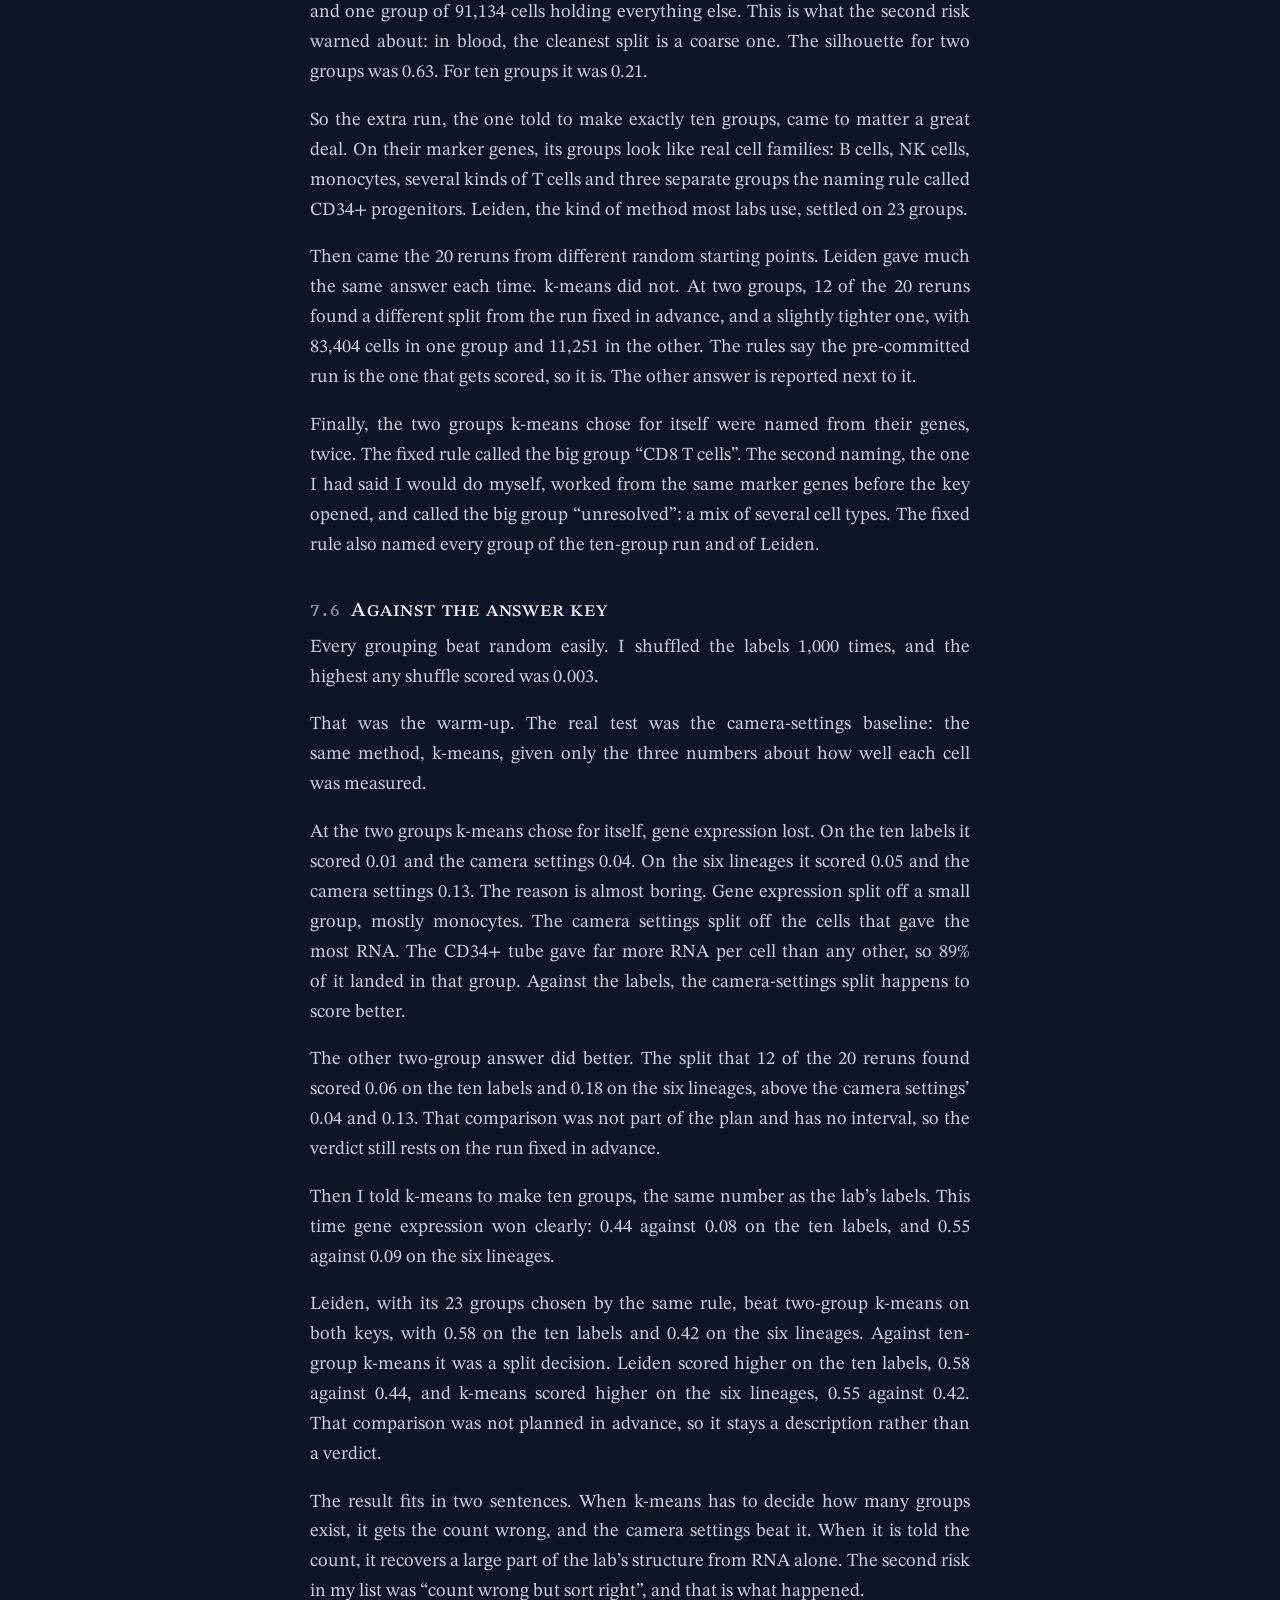
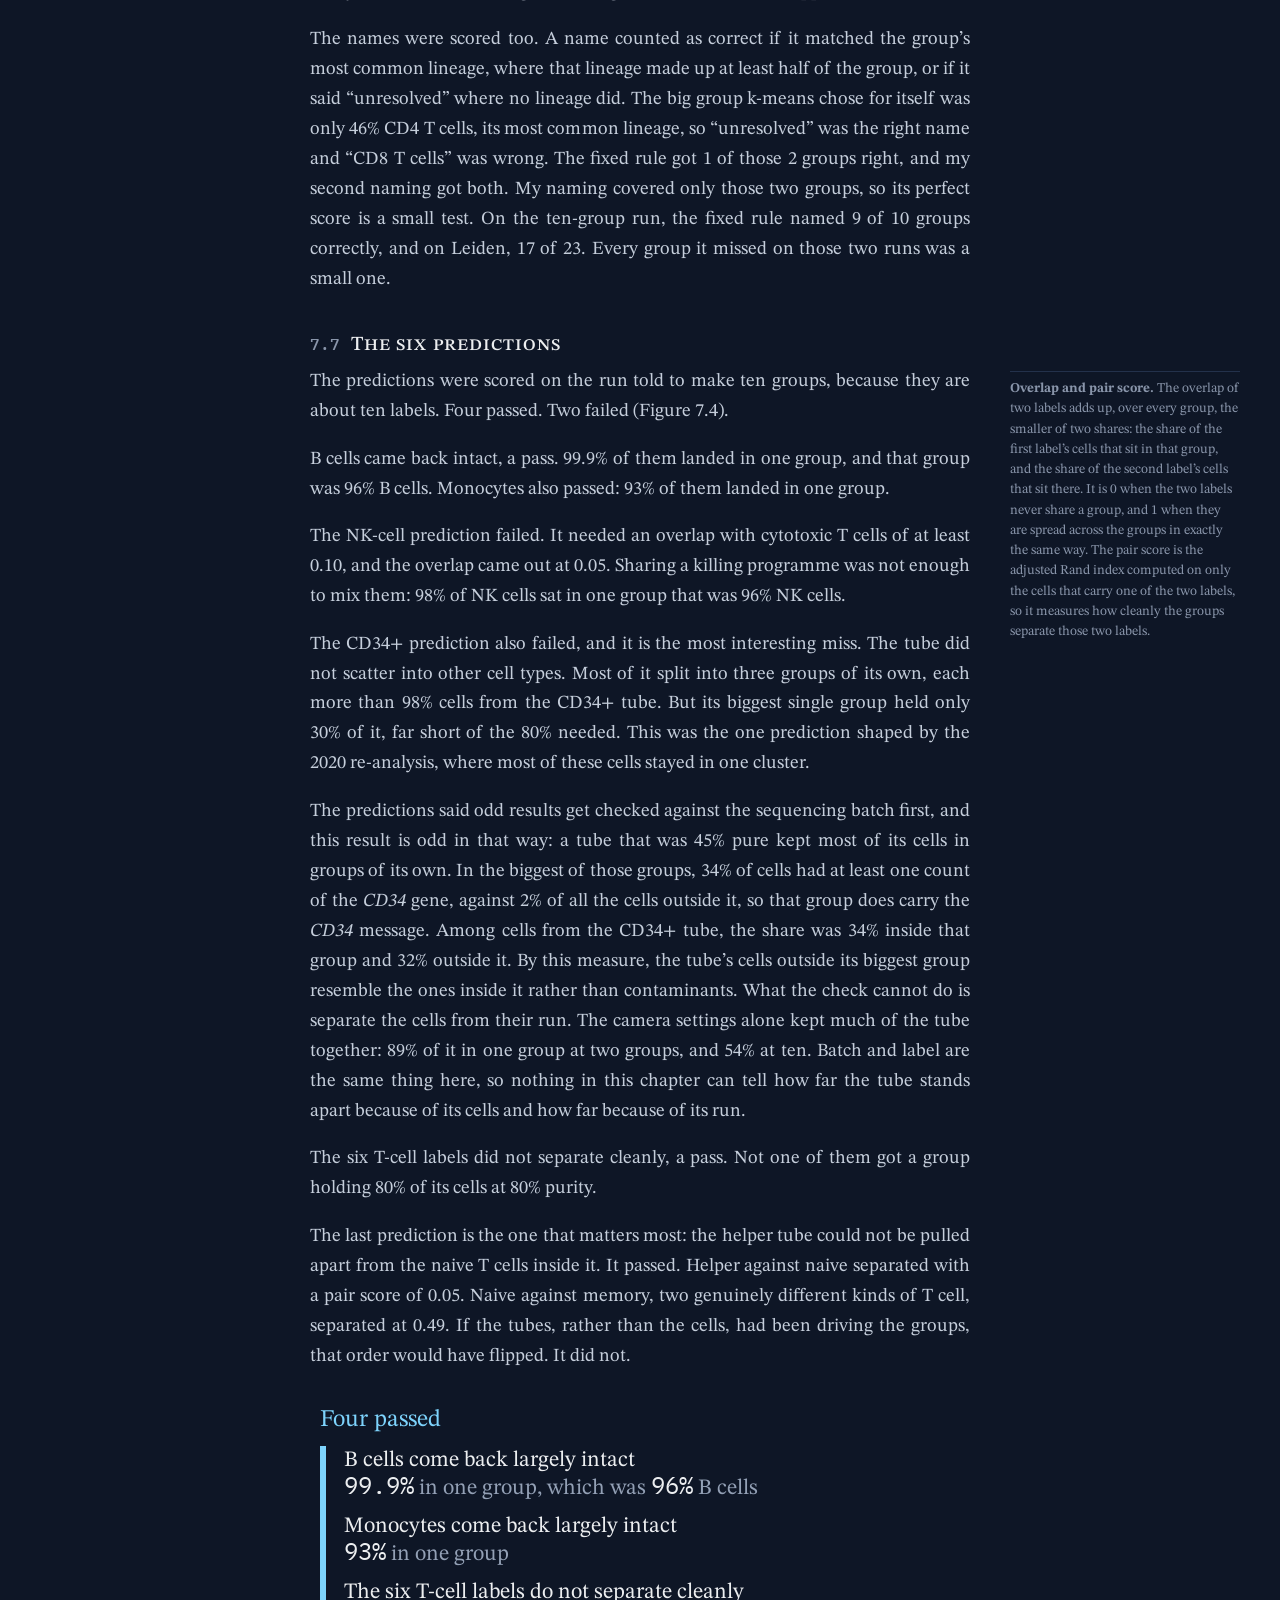
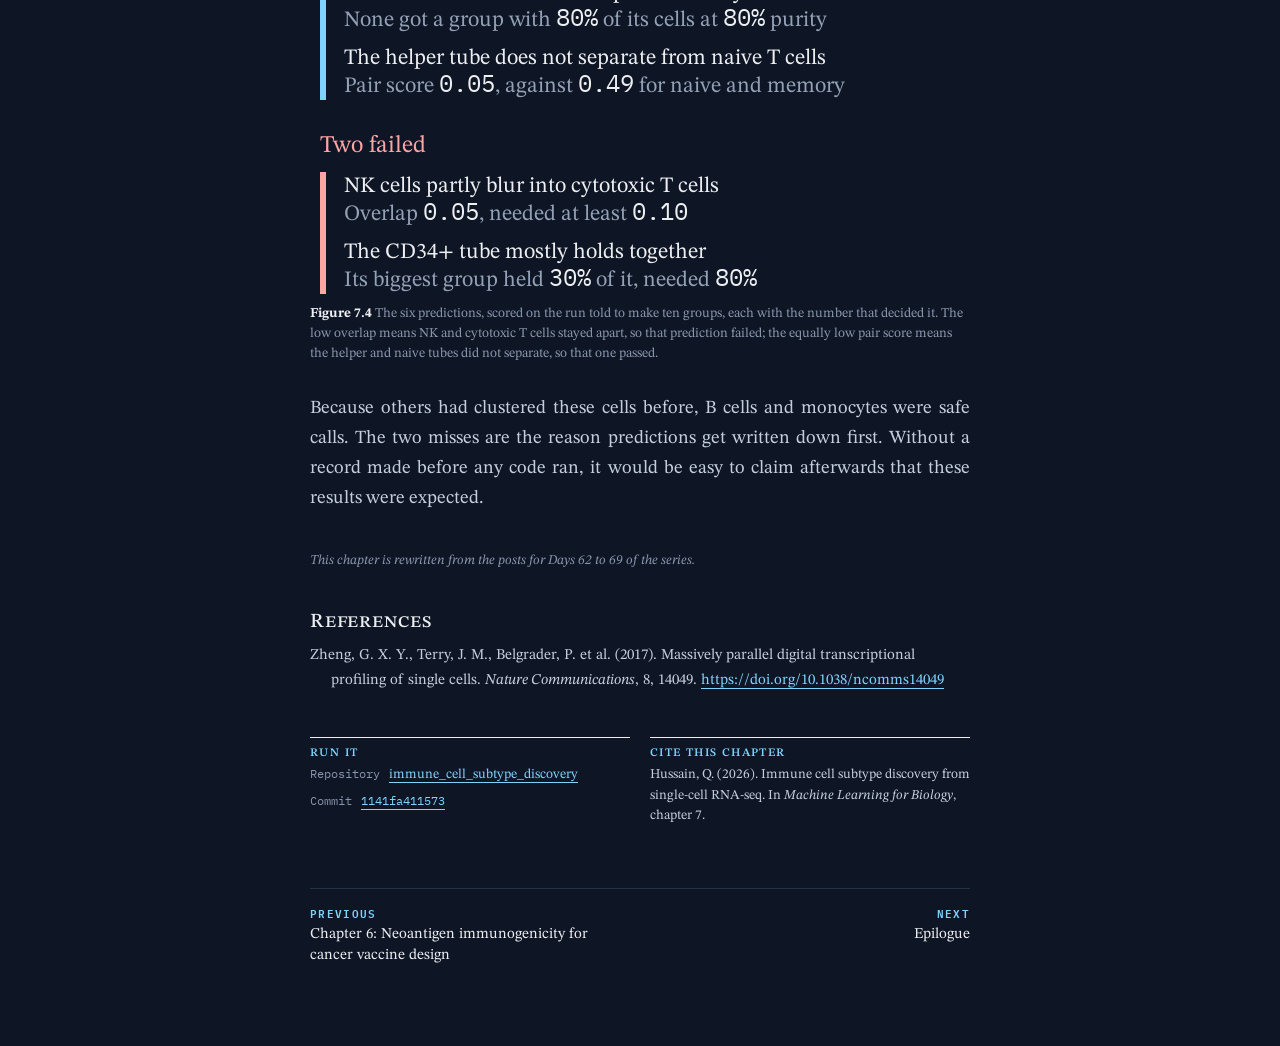
<file: docs/chapter-7.html>
<!doctype html><html lang="en-GB" data-theme="dark"><head><meta charset="utf-8">
<meta name="viewport" content="width=device-width,initial-scale=1">
<title>Immune cell subtype discovery from single-cell RNA-seq · Machine Learning for Biology</title>
<meta name="description" content="Machine Learning for Biology, a book by Qasim Hussain.">
<link rel="canonical" href="https://qasim-hussain-code.github.io/machine-learning-for-biology/chapter-7.html">
<meta property="og:type" content="article">
<meta property="og:site_name" content="Machine Learning for Biology">
<meta property="og:title" content="Immune cell subtype discovery from single-cell RNA-seq · Machine Learning for Biology">
<meta property="og:description" content="Machine Learning for Biology, a book by Qasim Hussain. Beta edition.">
<meta property="og:url" content="https://qasim-hussain-code.github.io/machine-learning-for-biology/chapter-7.html">
<meta property="og:locale" content="en_GB">
<meta property="og:image" content="https://qasim-hussain-code.github.io/machine-learning-for-biology/assets/share-card.jpg">
<meta property="og:image:width" content="1200"><meta property="og:image:height" content="630">
<meta property="og:image:alt" content="The cover of Machine Learning for Biology by Qasim Hussain, beside its title.">
<meta name="twitter:card" content="summary_large_image">
<link rel="preconnect" href="https://fonts.googleapis.com"><link rel="preconnect" href="https://fonts.gstatic.com" crossorigin>
<link href="https://fonts.googleapis.com/css2?family=STIX+Two+Text:ital,wght@0,400..700;1,400&family=IBM+Plex+Mono:wght@400;500;600&display=swap" rel="stylesheet"><link rel="stylesheet" href="assets/book.css">
<script>(function(){var r=document.documentElement;try{var s=localStorage.getItem('mlb-theme');if(s)r.dataset.theme=s;}catch(e){}})();</script>
</head><body class="lay-sidebar hs-smallcaps justify">
<a class="skip" href="#main">Skip to the text</a>
<header class="topbar"><a class="tb-title" href="index.html">Machine Learning for Biology</a>
<div class="tb-right"><a class="tb-ed" href="machine-learning-for-biology.pdf" aria-label="Download the print edition, PDF (2.0 MB)" title="Download the print edition, PDF (2.0 MB)">PDF</a><a class="tb-ed" href="machine-learning-for-biology.epub" download aria-label="Download the e-book edition, EPUB (0.5 MB)" title="Download the e-book edition, EPUB (0.5 MB)">EPUB</a><button class="modebtn" type="button" aria-label="Switch to light mode">Light<span class="wide"> mode</span></button></div></header>
<div class="frame"><nav class="toc" aria-label="Contents"><details class="tocd" open><summary class="toch">Contents</summary><ol><li><a href="preface.html">Preface</a></li><li class="part">Part I · Learning from labels</li><li><a href="chapter-1.html"><span class="n">1</span> Predicting antibiotic resistance from a genome<span class="m">Logistic regression</span></a></li><li><a href="chapter-2.html"><span class="n">2</span> What does a cell show to the immune system?<span class="m">Decision tree</span></a></li><li><a href="chapter-3.html"><span class="n">3</span> Is a gene a fact or a call?<span class="m">Random forest</span></a></li><li><a href="chapter-4.html"><span class="n">4</span> What happens to the patients who are still alive?<span class="m">Gradient boosting</span></a></li><li><a href="chapter-5.html"><span class="n">5</span> Gut bacteria and cardiovascular risk<span class="m">Logistic regression (support vector machine planned)</span></a></li><li><a href="chapter-6.html"><span class="n">6</span> Neoantigen immunogenicity for cancer vaccine design<span class="m">Neural network</span></a></li><li class="part">Part II · Learning without labels</li><li class="on"><a href="chapter-7.html" aria-current="page"><span class="n">7</span> Immune cell subtype discovery from single-cell RNA-seq<span class="m">k-means</span></a><ol class="secs"><li><a href="#what-the-labels-can-and-cannot-see"><span class="sn">7.1</span>What the labels can and cannot see</a></li><li><a href="#what-k-means-does"><span class="sn">7.2</span>What k-means does</a></li><li><a href="#the-rules"><span class="sn">7.3</span>The rules</a></li><li><a href="#predictions-and-how-this-could-go-wrong"><span class="sn">7.4</span>Predictions, and how this could go wrong</a></li><li><a href="#before-the-key-opened"><span class="sn">7.5</span>Before the key opened</a></li><li><a href="#against-the-answer-key"><span class="sn">7.6</span>Against the answer key</a></li><li><a href="#the-six-predictions"><span class="sn">7.7</span>The six predictions</a></li></ol></li><li><a href="epilogue.html">Epilogue</a></li></ol><p class="tohome"><a href="index.html">Title page and contents</a></p></details></nav><main class="col" id="main"><header class="opener op-smallcaps"><p class="op-kicker">Chapter 7 · Part II · Learning without labels</p>
<h1 class="op-title">Immune cell subtype discovery from single-cell RNA-seq</h1><p class="op-model">Model: k-means</p>
<p class="op-question">Given only a cell’s gene expression, can an algorithm that has never seen a cell type label recover the immune cell populations a lab already knows are there?</p></header><section class="summary"><p class="sk">Summary</p><p>Blood cells from ten bead-enriched populations, 94,655 in all, were pooled with their labels locked away, and k-means was asked to group them from gene expression alone. Left to choose the number of groups by the silhouette, it chose 2, and the run fixed in advance lost to a baseline given only three numbers about how well each cell was measured, scoring 0.01 against 0.04 on the adjusted Rand index for the ten labels, although a different two-group split, found by 12 of 20 reruns from other starting points, scored 0.06 in a comparison not fixed in advance. Told to make ten groups, it scored 0.44 on the ten labels and 0.55 on six broad lineages, against 0.08 and 0.09 for the baseline. Four of six predictions written down in advance passed, and the helper T-cell tube did not separate from the naive T cells nested inside it, which argues against the groups being driven by the tubes.</p></section><div class="bodywrap"><p>Draw a tube of blood, spin it down, and the thin white layer in the middle holds T cells, B cells, NK cells, monocytes
and dendritic cells, tangled together. Under a microscope, several of them look nearly identical.</p>
<p>Every chapter before this one told the model the correct answer during training. Logistic regression knew which
genomes carried resistance. The network in Chapter 6 knew which peptides provoked a response. The first chapter raised a
different possibility and then left it alone for six chapters: biologists already sort cells into types without any of
that supervision. This chapter is where that gets tested properly.</p>
<p>The question is this. Given only a cell&rsquo;s gene expression, nothing else, can an algorithm that has never seen a cell
type label recover the immune cell populations a lab already knows are there?</p>
<p>The check is what makes the question answerable rather than just interesting. The cells used here were separated into
ten populations by an entirely different method from transcriptomics. Those labels never touch the clustering. They
exist only to be compared against afterwards (Figure 7.1).</p>
<figure class="fig" id="fig-7-1"><svg role="img" aria-label="Two flow diagrams, one above the other. The upper one, headed Chapters 1 to 6, has data and labels both leading into a model, which leads to predictions. The lower one, headed This chapter, has gene expression leading into k-means, which leads to groups; the ten labels take a separate path beneath k-means, never entering it, and meet the groups only at a last box marked compared." xmlns="http://www.w3.org/2000/svg" viewBox="0 0 640 368" class="figsvg">
  <!-- Figure 7.1: where the labels go. Before this chapter they trained the model; here they go round it, to the comparison. -->
  <g font-size="22" class="fm">
    <text x="0" y="22">Chapters 1 to 6</text>
    <text x="0" y="222">This chapter</text>
  </g>

  <g class="fp sl" stroke-width="1.5">
    <rect x="1" y="38" width="178" height="48" rx="6"/>
    <rect x="237" y="38" width="158" height="48" rx="6"/>
    <rect x="453" y="38" width="186" height="48" rx="6"/>
    <rect x="1" y="238" width="178" height="48" rx="6"/>
    <rect x="237" y="238" width="158" height="48" rx="6"/>
    <rect x="453" y="238" width="186" height="48" rx="6"/>
    <rect x="453" y="318" width="186" height="48" rx="6"/>
  </g>
  <g class="fp sa" stroke-width="2">
    <rect x="1" y="118" width="178" height="48" rx="6"/>
    <rect x="1" y="318" width="178" height="48" rx="6"/>
  </g>

  <g class="sm" stroke-width="1.6">
    <line x1="180" y1="62" x2="226" y2="62"/>
    <line x1="396" y1="62" x2="442" y2="62"/>
    <line x1="180" y1="262" x2="226" y2="262"/>
    <line x1="396" y1="262" x2="442" y2="262"/>
    <line x1="546" y1="287" x2="546" y2="307"/>
  </g>
  <g class="fm">
    <polygon points="236,62 225,56 225,68"/>
    <polygon points="452,62 441,56 441,68"/>
    <polygon points="236,262 225,256 225,268"/>
    <polygon points="452,262 441,256 441,268"/>
    <polygon points="546,317 540,306 552,306"/>
  </g>

  <g class="fn sa" stroke-width="2">
    <path d="M 180 142 H 316 V 98"/>
    <path d="M 180 342 H 441"/>
  </g>
  <g class="fa">
    <polygon points="316,87 310,99 322,99"/>
    <polygon points="452,342 440,336 440,348"/>
  </g>

  <g font-size="22" class="fi" text-anchor="middle">
    <text x="90" y="70">Data</text>
    <text x="316" y="70">Model</text>
    <text x="546" y="70">Predictions</text>
    <text x="90" y="150">Labels</text>
    <text x="90" y="270">Gene expression</text>
    <text x="316" y="270">k-means</text>
    <text x="546" y="270">Groups</text>
    <text x="90" y="350">Ten labels</text>
    <text x="546" y="350">Compared</text>
  </g>
</svg>
<figcaption><b>Figure 7.1</b> Where the labels go. In Chapters 1 to 6, the labels went into training the model; in this chapter, k-means sees only gene expression, and the ten labels meet its groups only afterwards, when the two are compared.</figcaption></figure>

<p>One limitation needs naming at the outset. Clustering finds structure, not names. It can group T cells together
without knowing to call them T cells, and it can just as easily split one real population into two or merge two
distinct ones, especially where the biology itself is gradual rather than discrete. Whatever comes out still needs a
human, and marker genes, the genes that set one cell type apart from the rest, to say what each group actually is.</p>
<h2 id="what-the-labels-can-and-cannot-see"><span class="secno">7.1</span> What the labels can and cannot see</h2>
<p>The ten populations were pulled out of one donor&rsquo;s blood with antibody-coated beads, and flow cytometry came in only
afterwards, to check how pure each tube was. So every label here, the whole answer key, was made with an antibody
against a protein on the cell surface: CD4, CD8, CD14, CD19, CD25, CD34, CD45RA, CD45RO and CD56.</p>
<p>The algorithm will never see a protein. It sees RNA, counted from the tail end of each message. Proteins and messages
usually agree. In these cells there are three places where they do not.</p>
<p>One label is close to invisible. Naive and memory T cells were separated using CD45RA versus CD45RO. Those are not two
genes. They are two versions of one gene, <em>PTPRC</em>, made by cutting different pieces out of the same message, and those
pieces sit near the front, far from the tail this chemistry reads. A 2024 study tested exactly this on tail-end data
from blood cells: even with very deep sequencing, fewer than one cell in ten showed either version.</p>
<p>Some labels overlap by definition. The helper T cells were selected on CD4 alone. Naive, memory and regulatory T cells
all carry CD4, so the helper tube holds cells that match three other labels. The two CD8 populations, cytotoxic and
naive, nest in the same way, with a twist: some of the most experienced killer T cells switch CD45RA back on, so
&ldquo;naive&rdquo; here is not purely naive.</p>
<p>One label is mostly something else. By the dataset&rsquo;s own flow check, the CD34+ tube was 45% pure.</p>
<p>In Chapter 5, the gene did not follow the organism. Here the label does not fully follow the RNA.</p>
<p>One decision was made before any code ran, rather than after a disappointing score. The results would be scored against
two answer keys. The first is the ten labels, one per tube: B cells, monocytes, NK cells, CD34+ cells and six T-cell
labels, four of CD4 T cells (helper, naive, memory and regulatory) and two of CD8 T cells (cytotoxic and naive). The
second is six broad lineages: B cells, monocytes, NK cells, CD34+ progenitors, CD4 T cells and CD8 T cells, so that the
four CD4 T-cell tubes become one family. Both were declared in advance, so neither could be chosen later to flatter the
result.</p>
<h2 id="what-k-means-does"><span class="secno">7.2</span> What k-means does</h2>
<p>Each cell starts as counts for thousands of genes. Many of those genes rise and fall together, so they can be squeezed
into 50 combined axes that keep the main patterns. That squeeze is called principal component analysis. Now picture
every cell as a point in a space with those 50 directions. Similar cells sit close together.</p>
<p>k-means drops k markers into that space. Every cell joins its nearest marker. Each marker then moves to the middle of
the cells that joined it. Cells switch to whichever marker is now nearest, and the process repeats until nothing moves.</p>
<p>That is the whole algorithm. There is no answer key anywhere. The one instruction it gets is k, the number of groups
(Figure 7.2).</p>
<figure class="fig" id="fig-7-2"><svg role="img" aria-label="Three square panels of the same scattered points, joined by arrows. In the first, labelled drop k markers into the space, the points are hollow and three diamond markers sit near the edges. In the second, labelled each cell joins its nearest marker, every point is filled in the colour of its nearest marker, making three groups. In the third, labelled each marker moves to the middle, each marker has moved from where it started, now a dashed outline, to the middle of its group. An arrow from the third panel back to the second is labelled repeat until nothing moves." xmlns="http://www.w3.org/2000/svg" viewBox="0 0 640 322" class="figsvg">
  <!-- Figure 7.2: one round of k-means on a sketch, not the chapter's data. Every point joins its true nearest marker,
       each marker moves to the exact mean of its points, and a second round would change nothing. -->
  <text x="433" y="22" font-size="22" class="fm" text-anchor="middle">Repeat until nothing moves</text>
  <path d="M 546 64 V 38 H 320 V 52" class="fn sm" stroke-width="1.6"/>
  <polygon points="320,63 314,51 326,51" class="fm"/>

  <g class="fp">
    <rect x="0" y="64" width="188" height="188" rx="8"/>
    <rect x="226" y="64" width="188" height="188" rx="8"/>
    <rect x="452" y="64" width="188" height="188" rx="8"/>
  </g>
  <g class="sm" stroke-width="1.6">
    <line x1="194" y1="158" x2="210" y2="158"/>
    <line x1="420" y1="158" x2="436" y2="158"/>
  </g>
  <g class="fm">
    <polygon points="221,158 209,152 209,164"/>
    <polygon points="447,158 435,152 435,164"/>
  </g>

  <!-- 1: cells not yet in any group, markers dropped -->
  <g transform="translate(0 64)">
    <g class="fn sm" stroke-width="1.6">
      <circle cx="66.6" cy="40.1" r="5.5"/><circle cx="53.0" cy="88.0" r="5.5"/><circle cx="28.1" cy="66.5" r="5.5"/><circle cx="74.6" cy="61.7" r="5.5"/>
      <circle cx="49.3" cy="31.7" r="5.5"/><circle cx="25.3" cy="47.4" r="5.5"/><circle cx="39.5" cy="79.0" r="5.5"/><circle cx="64.0" cy="76.1" r="5.5"/>
      <circle cx="143.2" cy="94.4" r="5.5"/><circle cx="111.8" cy="46.4" r="5.5"/><circle cx="115.3" cy="86.6" r="5.5"/><circle cx="160.0" cy="43.4" r="5.5"/>
      <circle cx="156.5" cy="69.2" r="5.5"/><circle cx="105.7" cy="72.2" r="5.5"/><circle cx="141.6" cy="40.2" r="5.5"/><circle cx="159.2" cy="85.6" r="5.5"/>
      <circle cx="70.2" cy="151.5" r="5.5"/><circle cx="87.9" cy="156.6" r="5.5"/><circle cx="93.9" cy="112.0" r="5.5"/><circle cx="120.4" cy="139.5" r="5.5"/>
      <circle cx="71.4" cy="118.3" r="5.5"/><circle cx="102.2" cy="165.5" r="5.5"/><circle cx="110.8" cy="114.6" r="5.5"/><circle cx="63.5" cy="133.9" r="5.5"/>
    </g>
    <g class="si" stroke-width="1.6">
      <path d="M 24 12 L 36 24 L 24 36 L 12 24 Z" class="fa"/>
      <path d="M 170 12 L 182 24 L 170 36 L 158 24 Z" class="fa2"/>
      <path d="M 52 158 L 64 170 L 52 182 L 40 170 Z" class="fi"/>
    </g>
  </g>

  <!-- 2: each cell joins its nearest marker -->
  <g transform="translate(226 64)">
    <g class="fa">
      <circle cx="66.6" cy="40.1" r="5.5"/><circle cx="53.0" cy="88.0" r="5.5"/><circle cx="28.1" cy="66.5" r="5.5"/><circle cx="74.6" cy="61.7" r="5.5"/>
      <circle cx="49.3" cy="31.7" r="5.5"/><circle cx="25.3" cy="47.4" r="5.5"/><circle cx="39.5" cy="79.0" r="5.5"/><circle cx="64.0" cy="76.1" r="5.5"/>
    </g>
    <g class="fa2">
      <circle cx="143.2" cy="94.4" r="5.5"/><circle cx="111.8" cy="46.4" r="5.5"/><circle cx="115.3" cy="86.6" r="5.5"/><circle cx="160.0" cy="43.4" r="5.5"/>
      <circle cx="156.5" cy="69.2" r="5.5"/><circle cx="105.7" cy="72.2" r="5.5"/><circle cx="141.6" cy="40.2" r="5.5"/><circle cx="159.2" cy="85.6" r="5.5"/>
    </g>
    <g class="fi">
      <circle cx="70.2" cy="151.5" r="5.5"/><circle cx="87.9" cy="156.6" r="5.5"/><circle cx="93.9" cy="112.0" r="5.5"/><circle cx="120.4" cy="139.5" r="5.5"/>
      <circle cx="71.4" cy="118.3" r="5.5"/><circle cx="102.2" cy="165.5" r="5.5"/><circle cx="110.8" cy="114.6" r="5.5"/><circle cx="63.5" cy="133.9" r="5.5"/>
    </g>
    <g class="si" stroke-width="1.6">
      <path d="M 24 12 L 36 24 L 24 36 L 12 24 Z" class="fa"/>
      <path d="M 170 12 L 182 24 L 170 36 L 158 24 Z" class="fa2"/>
      <path d="M 52 158 L 64 170 L 52 182 L 40 170 Z" class="fi"/>
    </g>
  </g>

  <!-- 3: each marker moves to the mean of its cells (50.0, 61.3), (136.7, 67.2), (90.0, 136.5) -->
  <g transform="translate(452 64)">
    <g class="fa">
      <circle cx="66.6" cy="40.1" r="5.5"/><circle cx="53.0" cy="88.0" r="5.5"/><circle cx="28.1" cy="66.5" r="5.5"/><circle cx="74.6" cy="61.7" r="5.5"/>
      <circle cx="49.3" cy="31.7" r="5.5"/><circle cx="25.3" cy="47.4" r="5.5"/><circle cx="39.5" cy="79.0" r="5.5"/><circle cx="64.0" cy="76.1" r="5.5"/>
    </g>
    <g class="fa2">
      <circle cx="143.2" cy="94.4" r="5.5"/><circle cx="111.8" cy="46.4" r="5.5"/><circle cx="115.3" cy="86.6" r="5.5"/><circle cx="160.0" cy="43.4" r="5.5"/>
      <circle cx="156.5" cy="69.2" r="5.5"/><circle cx="105.7" cy="72.2" r="5.5"/><circle cx="141.6" cy="40.2" r="5.5"/><circle cx="159.2" cy="85.6" r="5.5"/>
    </g>
    <g class="fi">
      <circle cx="70.2" cy="151.5" r="5.5"/><circle cx="87.9" cy="156.6" r="5.5"/><circle cx="93.9" cy="112.0" r="5.5"/><circle cx="120.4" cy="139.5" r="5.5"/>
      <circle cx="71.4" cy="118.3" r="5.5"/><circle cx="102.2" cy="165.5" r="5.5"/><circle cx="110.8" cy="114.6" r="5.5"/><circle cx="63.5" cy="133.9" r="5.5"/>
    </g>
    <g class="fn" stroke-width="1.4" stroke-dasharray="3 3">
      <path d="M 24 12 L 36 24 L 24 36 L 12 24 Z" class="sa"/>
      <path d="M 170 12 L 182 24 L 170 36 L 158 24 Z" class="sa2"/>
      <path d="M 52 158 L 64 170 L 52 182 L 40 170 Z" class="si"/>
    </g>
    <g class="si" stroke-width="1.6">
      <path d="M 50.0 49.3 L 62.0 61.3 L 50.0 73.3 L 38.0 61.3 Z" class="fa"/>
      <path d="M 136.7 55.2 L 148.7 67.2 L 136.7 79.2 L 124.7 67.2 Z" class="fa2"/>
      <path d="M 90.0 124.5 L 102.0 136.5 L 90.0 148.5 L 78.0 136.5 Z" class="fi"/>
    </g>
  </g>

  <g font-size="22" class="fi" text-anchor="middle">
    <text x="94" y="286">Drop k markers</text>
    <text x="94" y="312">into the space</text>
    <text x="320" y="286">Each cell joins</text>
    <text x="320" y="312">its nearest marker</text>
    <text x="546" y="286">Each marker moves</text>
    <text x="546" y="312">to the middle</text>
  </g>
</svg>
<figcaption><b>Figure 7.2</b> One round of k-means with three markers, drawn on a sketch rather than the chapter’s data; each point stands for a cell. Markers are dropped into the space, each cell joins its nearest marker, and each marker moves to the middle of the cells that joined it; k, the number of groups, is the one instruction the method is given.</figcaption></figure>

<p>Chapter 5 set out to use a support vector machine, a model that searches for the widest gap between two outcomes it has
been told about. k-means has no outcomes. It decides where the gaps are on its own.</p>
<p>It is not a toy choice for this data. The 2017 study that produced these cells clustered with k-means, on 50 principal
components, and for its 68,000-cell blood sample it set k to 10 after reading an error curve. Reading a curve like that
is a judgement call made after seeing the data. This chapter replaces it with a rule fixed in advance.</p>
<p>There are two reasons k-means closes the book. It is the plainest version of the idea, the unsupervised counterpart to
Chapter 1&rsquo;s logistic regression. And it drags the most important decision into the open: how many groups are there?
Most methods answer that quietly, inside a setting. k-means will not start until someone answers it.</p>
<p>One weakness shows up at the start line. Where the markers begin can change where they finish. So every run starts from
50 different random positions and keeps the tightest result.</p>
<p>k-means is not what single-cell labs usually reach for. Seurat and Scanpy, two of the most widely used toolkits, default
to graph-based clustering: link each cell to its nearest neighbours, then find communities more tightly linked inside
than out. The version used here is called Leiden. It needs no k, only a resolution dial that does the same job less
visibly. Leiden ran alongside k-means, its dial set by the same rule that picks k. If the textbook method lost to the
field&rsquo;s default, that would be reported too.</p>
<h2 id="the-rules"><span class="secno">7.3</span> The rules</h2>
<p>The rules were fixed before any code ran.</p>
<div class="rules"><p class="rh">Rules for this chapter</p>
<p><strong>Data.</strong> The ten bead-enriched populations released by 10x Genomics alongside Zheng and colleagues, <em>Nature
Communications</em>, 2017. Every cell the original pipeline called a cell, pooled into one table. Nothing removed on top by
thresholds of my choosing.</p>
<p><strong>Answer key.</strong> It goes in a locked drawer. At the very first step the labels move to a separate file, every cell gets a
random code in place of its name, and the order is shuffled. No script that groups cells may open that file. It opens
once, after the groups are final and committed to the repository.</p>
<p><strong>Input.</strong> Gene expression and nothing else. The settings are borrowed, not tuned: the processing recipe from the
2017 paper, which the Scanpy library ships under that paper&rsquo;s name. The 1,000 most variable genes, squeezed to 50 axes.
No correction for sequencing batch, because each tube was measured separately: here batch and label are the same thing,
and correcting for one would erase the other.</p>
<p><strong>Number of groups.</strong> Anything from 2 to 20 is allowed. The winner is the number where cells sit most clearly
inside their own group rather than the next one over, a measure called the silhouette, and the same rule sets Leiden&rsquo;s
dial. The number is never set to ten just because the key says ten. One extra run, labelled as borrowing from the key,
forces ten groups, so that a wrong count can be told apart from a wrong grouping.</p>
<p><strong>Metric.</strong> The adjusted Rand index, against the ten labels and against the six lineages, with a 95% confidence
interval. Its zero point is checked by shuffling the key 1,000 times.</p>
<p><strong>Baseline.</strong> The same model, fed three numbers per cell that describe the measurement rather than the cell: molecules
captured, genes detected and the share of molecules from mitochondrial genes. Gene expression beats it only if the
whole 95% interval for its lead sits above zero. If gene expression cannot clearly beat it, the groups describe the
machine.</p>
<p><strong>Names before answers.</strong> Before the key opens, each group of the k-means run that chooses its own number gets a name
from its marker genes, twice: once by a fixed rule written down in advance, once by me. Both are committed, then
scored.</p>
<p><strong>Everything on record.</strong> Every setting, down to the random seed, goes into the repository before the analysis starts,
along with a pass-or-fail test for each prediction.</p>
</div>
<aside class="note">
<p><strong>Adjusted Rand index.</strong> A measure of how far two ways of grouping the same cells agree,
judged by whether each pair of cells is kept together or kept apart in both. The groups need no names, and the two
groupings need not have the same number of groups. 0 is what random grouping scores on average, and 1 is perfect
agreement.</p>
</aside>
<p>The locked drawer is a few lines of code in the script that builds the pooled table (Listing 7.1). Figure 7.3 sets out
the protocol as a whole.</p>
<details class="lst"><summary class="lst-cap"><span class="lt"><b>Listing 7.1</b> Shuffling, renaming and setting the labels aside, from <code>scripts/02_build_matrix.py</code>.</span></summary><pre tabindex="0"><code class="language-python">    counts = sp.vstack(blocks, format=&quot;csr&quot;)
    order = rng(cfg[&quot;rng_streams&quot;][&quot;shuffle&quot;]).permutation(counts.shape[0])
    counts = counts[order]
    keys = np.asarray(keys)[order]
    barcodes = np.asarray(barcodes)[order]
    ids = [f&quot;c{i:06d}&quot; for i in range(1, counts.shape[0] + 1)]

    obs = pd.DataFrame(index=pd.Index(ids))
    var_out = pd.DataFrame({&quot;gene_symbols&quot;: var[&quot;gene_symbols&quot;].to_numpy()}, index=pd.Index(var.index.to_numpy()))
    pooled = ad.AnnData(X=counts, obs=obs, var=var_out)
    pooled.uns.clear()
    for column in list(pooled.obs.columns):
        del pooled.obs[column]
    pooled_path = ROOT / qcfg[&quot;pooled_file&quot;]
    pooled_path.parent.mkdir(parents=True, exist_ok=True)
    pooled.write_h5ad(pooled_path, compression=&quot;gzip&quot;)

    labels_path = ROOT / qcfg[&quot;labels_file&quot;]
    pd.DataFrame({&quot;cell_id&quot;: ids, &quot;population_key&quot;: keys, &quot;original_barcode&quot;: barcodes}).to_csv(labels_path, index=False, lineterminator=&quot;\n&quot;)
</code></pre></details>
<figure class="fig" id="fig-7-3"><svg role="img" aria-label="Six steps on a vertical line. First, settings and pass-or-fail tests committed. Then, inside a box marked answer key locked away: labels moved to a separate file, cells recoded and shuffled; gene expression only, squeezed to 50 axes; the silhouette picks k, from 2 to 20; groups named from marker genes and committed. Last, below the box: the key opens once, and the groups are scored." xmlns="http://www.w3.org/2000/svg" viewBox="0 0 640 352" class="figsvg">
  <!-- Figure 7.3: the protocol in order. Steps 2 to 5 run while the answer key is locked away; it opens once, at the end. -->
  <rect x="1" y="54" width="638" height="246" rx="8" class="fp sa" stroke-width="2"/>
  <line x1="26" y1="24" x2="26" y2="333" class="sm" stroke-width="2"/>
  <g class="fi">
    <circle cx="26" cy="24" r="7"/>
    <circle cx="26" cy="127" r="7"/>
    <circle cx="26" cy="173" r="7"/>
    <circle cx="26" cy="219" r="7"/>
    <circle cx="26" cy="265" r="7"/>
  </g>
  <circle cx="26" cy="333" r="7" class="fa"/>

  <text x="52" y="88" font-size="22" class="fa">Answer key locked away</text>
  <g font-size="22" class="fi">
    <text x="52" y="31">Settings and pass-or-fail tests committed</text>
    <text x="52" y="134">Labels moved to a separate file; cells recoded and shuffled</text>
    <text x="52" y="180">Gene expression only, squeezed to <tspan class="num" font-size="24">50</tspan> axes</text>
    <text x="52" y="226">The silhouette picks k, from <tspan class="num" font-size="24">2</tspan> to <tspan class="num" font-size="24">20</tspan></text>
    <text x="52" y="272">Groups named from marker genes and committed</text>
    <text x="52" y="340">The key opens once, and the groups are scored</text>
  </g>
</svg>
<figcaption><b>Figure 7.3</b> The protocol in order. The settings and the pass-or-fail tests are committed first; the next four steps, from moving the labels to a separate file to naming the groups, run while the answer key is locked away; and the key opens once, at the end, to score the groups.</figcaption></figure>

<h2 id="predictions-and-how-this-could-go-wrong"><span class="secno">7.4</span> Predictions, and how this could go wrong</h2>
<p>I wrote down predictions before any code ran. They were not blind: others had clustered these cells before. B cells
and monocytes would come back largely intact. NK cells would partly blur into cytotoxic T cells, because both run the
same killing programme. The six T-cell labels would not separate cleanly, and the helper label could not separate from
the populations nested inside it. The CD34+ label would mostly hold together, as it did in a 2020 re-analysis. That is
odd for a tube that is 45% pure, and odd results get checked against the sequencing batch first.</p>
<p>I also set out the ways the chapter could go wrong, each with a check.</p>
<p>The first is that it might sort cells by the tube they came in. Imagine ten piles of holiday photos, each taken with a
different camera. Ask someone to sort them by who is in them, and they might sort them by camera instead, because one
camera&rsquo;s photos are brighter and another&rsquo;s are blurrier. The same risk exists here. Each cell type arrived in its own
tube and was measured separately, some far more thoroughly than others. The check is the baseline in the rules. Its
three numbers are the &ldquo;camera settings&rdquo;: they say how well each cell was measured and nothing about the cell itself.
The real data has to clearly beat them. If it cannot, the groups are about the camera, not the people. A second check
uses the helper T cells. That tube was collected with a broad net, so it already holds many cells from another tube,
the naive T cells. Those two should be hard to separate. If the computer separates them more easily than two tubes that
really are different, it is sorting by tube.</p>
<p>The second is that it might count wrong but sort right. The computer decides how many groups there are by looking for
the cleanest splits. In blood, the cleanest splits are the big ones, so it may find three or four groups where the lab
defined ten. The check is to publish its score for every group count from 2 to 20, plus one extra run told to make ten.</p>
<p>The third is that it never says &ldquo;I am not sure&rdquo;. Every cell must go into some group, even cells caught halfway through
changing from one type to another. And where the computer starts is random, which can change where it ends. The check
is to run it 20 times from different starting points and to compare it with Leiden.</p>
<p>The fourth is that a strange group is not a discovery. A group that matches no label might be a new cell type. It is
just as likely to be stray cells, two cells stuck together, or dying cells. Any such group is called &ldquo;unresolved&rdquo; and
its genes are listed. No new cell types will be claimed.</p>
<h2 id="before-the-key-opened"><span class="secno">7.5</span> Before the key opened</h2>
<p>Everything in this section was frozen and committed to the repository before the answer key opened.</p>
<p>94,655 blood cells went in. Each one was just a list of gene counts, with no names attached. The processing recipe,
asked for the 1,000 most variable genes, returned 999, and I used its output as it was. The first job was to decide how
many groups to make. The rule tried every number from 2 to 20 and kept the one where cells sat most clearly inside their
own group (Listing 7.2).</p>
<details class="lst"><summary class="lst-cap"><span class="lt"><b>Listing 7.2</b> The rule that chooses the number of groups, from <code>scripts/04_select_k.py</code>.</span></summary><pre tabindex="0"><code class="language-python">def pick(values, scores):
    &quot;&quot;&quot;Highest score after rounding to 4 decimal places; ties go to the smallest k or lowest resolution.&quot;&quot;&quot;
    rounded = {v: round(s, 4) for v, s in zip(values, scores) if s is not None}
    best = max(rounded.values())
    return min(v for v, s in rounded.items() if s == best)
</code></pre></details>
<p>It picked 2. Not ten, and not six. One group of 3,521 cells full of monocyte genes, and one group of 91,134 cells
holding everything else. This is what the second risk warned about: in blood, the cleanest split is a coarse
one. The silhouette for two groups was 0.63. For ten groups it was 0.21.</p>
<p>So the extra run, the one told to make exactly ten groups, came to matter a great deal. On their marker genes, its
groups look like real cell families: B cells, NK cells, monocytes, several kinds of T cells and three separate groups
the naming rule called CD34+ progenitors. Leiden, the kind of method most labs use, settled on 23 groups.</p>
<p>Then came the 20 reruns from different random starting points. Leiden gave much the same answer each time. k-means did
not. At two groups, 12 of the 20 reruns found a different split from the run fixed in advance, and a slightly tighter
one, with 83,404 cells in one group and 11,251 in the other. The rules say the pre-committed run is the one that gets
scored, so it is. The other answer is reported next to it.</p>
<p>Finally, the two groups k-means chose for itself were named from their genes, twice. The fixed rule called the big group
&ldquo;CD8 T cells&rdquo;. The second naming, the one I had said I would do myself, worked from the same marker genes before the key
opened, and called the big group &ldquo;unresolved&rdquo;: a mix of several cell types. The fixed rule also named every group of
the ten-group run and of Leiden.</p>
<h2 id="against-the-answer-key"><span class="secno">7.6</span> Against the answer key</h2>
<p>Every grouping beat random easily. I shuffled the labels 1,000 times, and the highest any shuffle scored was 0.003.</p>
<p>That was the warm-up. The real test was the camera-settings baseline: the same method, k-means, given only the three
numbers about how well each cell was measured.</p>
<p>At the two groups k-means chose for itself, gene expression lost. On the ten labels it scored 0.01 and the camera
settings 0.04. On the six lineages it scored 0.05 and the camera settings 0.13. The reason is almost boring. Gene
expression split off a small group, mostly monocytes. The camera settings split off the cells that gave the most RNA.
The CD34+ tube gave far more RNA per cell than any other, so 89% of it landed in that group. Against the labels, the
camera-settings split happens to score better.</p>
<p>The other two-group answer did better. The split that 12 of the 20 reruns found scored 0.06 on the ten labels and 0.18
on the six lineages, above the camera settings&rsquo; 0.04 and 0.13. That comparison was not part of the plan and has no
interval, so the verdict still rests on the run fixed in advance.</p>
<p>Then I told k-means to make ten groups, the same number as the lab&rsquo;s labels. This time gene expression won clearly: 0.44
against 0.08 on the ten labels, and 0.55 against 0.09 on the six lineages.</p>
<p>Leiden, with its 23 groups chosen by the same rule, beat two-group k-means on both keys, with 0.58 on the ten labels
and 0.42 on the six lineages. Against ten-group k-means it was a split decision. Leiden scored higher on the ten labels,
0.58 against 0.44, and k-means scored higher on the six lineages, 0.55 against 0.42. That comparison was not planned in
advance, so it stays a description rather than a verdict.</p>
<p>The result fits in two sentences. When k-means has to decide how many groups exist, it gets the count wrong, and the
camera settings beat it. When it is told the count, it recovers a large part of the lab&rsquo;s structure from RNA alone. The
second risk in my list was &ldquo;count wrong but sort right&rdquo;, and that is what happened.</p>
<p>The names were scored too. A name counted as correct if it matched the group&rsquo;s most common lineage, where that lineage
made up at least half of the group, or if it said &ldquo;unresolved&rdquo; where no lineage did. The big group k-means chose for
itself was only 46% CD4 T cells, its most common lineage, so &ldquo;unresolved&rdquo; was the right name and &ldquo;CD8 T cells&rdquo; was
wrong. The fixed rule got 1 of those 2 groups right, and my second naming got both. My naming covered only those two
groups, so its perfect score is a small test. On the ten-group run, the fixed rule named 9 of 10 groups correctly, and
on Leiden, 17 of 23. Every group it missed on those two runs was a small one.</p>
<h2 id="the-six-predictions"><span class="secno">7.7</span> The six predictions</h2>
<aside class="note">
<p><strong>Overlap and pair score.</strong> The overlap of two labels adds up, over every group, the
smaller of two shares: the share of the first label&rsquo;s cells that sit in that group, and the share of the second
label&rsquo;s cells that sit there. It is 0 when the two labels never share a group, and 1 when they are spread across the
groups in exactly the same way. The pair score is the adjusted Rand index computed on only the cells that carry one of
the two labels, so it measures how cleanly the groups separate those two labels.</p>
</aside>
<p>The predictions were scored on the run told to make ten groups, because they are about ten labels. Four passed. Two
failed (Figure 7.4).</p>
<p>B cells came back intact, a pass. 99.9% of them landed in one group, and that group was 96% B cells. Monocytes also
passed: 93% of them landed in one group.</p>
<p>The NK-cell prediction failed. It needed an overlap with cytotoxic T cells of at least 0.10, and the overlap came out at
0.05. Sharing a killing programme was not enough to mix them: 98% of NK cells sat in one group that was 96% NK cells.</p>
<p>The CD34+ prediction also failed, and it is the most interesting miss. The tube did not scatter into other cell types.
Most of it split into three groups of its own, each more than 98% cells from the CD34+ tube. But its biggest single
group held only 30% of it, far short of the 80% needed. This was the one prediction shaped by the 2020 re-analysis,
where most of these cells stayed in one cluster.</p>
<p>The predictions said odd results get checked against the sequencing batch first, and this result is odd in that way: a
tube that was 45% pure kept most of its cells in groups of its own. In the biggest of those groups, 34% of cells had at
least one count of the <em>CD34</em> gene, against 2% of all the cells outside it, so that group does carry the <em>CD34</em> message.
Among cells from the CD34+ tube, the share was 34% inside that group and 32% outside it. By this measure, the tube&rsquo;s
cells outside its biggest group resemble the ones inside it rather than contaminants. What the check cannot do is
separate the cells from their run. The camera settings alone kept much of the tube together: 89% of it in one group at
two groups, and 54% at ten. Batch and label are the same thing here, so nothing in this chapter can tell how far the
tube stands apart because of its cells and how far because of its run.</p>
<p>The six T-cell labels did not separate cleanly, a pass. Not one of them got a group holding 80% of its cells at 80%
purity.</p>
<p>The last prediction is the one that matters most: the helper tube could not be pulled apart from the naive T cells
inside it. It passed. Helper against naive separated with a pair score of 0.05. Naive against memory, two genuinely
different kinds of T cell, separated at 0.49. If the tubes, rather than the cells, had been driving the groups, that
order would have flipped. It did not.</p>
<figure class="fig" id="fig-7-4"><svg role="img" aria-label="Two lists. Under four passed: B cells come back largely intact, 99.9% in one group, which was 96% B cells; monocytes come back largely intact, 93% in one group; the six T-cell labels do not separate cleanly: none got a group with 80% of its cells at 80% purity; the helper tube does not separate from naive T cells, pair score 0.05 against 0.49 for naive and memory. Under two failed: NK cells partly blur into cytotoxic T cells, overlap 0.05 where at least 0.10 was needed; the CD34+ tube mostly holds together: its biggest group held 30% of it where 80% was needed." xmlns="http://www.w3.org/2000/svg" viewBox="0 0 640 494" class="figsvg">
  <!-- Figure 7.4: the six predictions, scored on the run told to make ten groups. Each row gives the prediction as
       written in advance and the number that decided it. -->
  <text x="0" y="24" font-size="24" class="fa">Four passed</text>
  <rect x="0" y="44" width="6" height="254" class="fa"/>
  <g font-size="22" class="fi">
    <text x="24" y="64">B cells come back largely intact<tspan x="24" dy="28" class="fm"><tspan class="fi num" font-size="24">99.9%</tspan> in one group, which was <tspan class="fi num" font-size="24">96%</tspan> B cells</tspan></text>
    <text x="24" y="130">Monocytes come back largely intact<tspan x="24" dy="28" class="fm"><tspan class="fi num" font-size="24">93%</tspan> in one group</tspan></text>
    <text x="24" y="196">The six T-cell labels do not separate cleanly<tspan x="24" dy="28" class="fm">None got a group with <tspan class="fi num" font-size="24">80%</tspan> of its cells at <tspan class="fi num" font-size="24">80%</tspan> purity</tspan></text>
    <text x="24" y="262">The helper tube does not separate from naive T cells<tspan x="24" dy="28" class="fm">Pair score <tspan class="fi num" font-size="24">0.05</tspan>, against <tspan class="fi num" font-size="24">0.49</tspan> for naive and memory</tspan></text>
  </g>

  <text x="0" y="350" font-size="24" class="fb">Two failed</text>
  <rect x="0" y="370" width="6" height="122" class="fb"/>
  <g font-size="22" class="fi">
    <text x="24" y="390">NK cells partly blur into cytotoxic T cells<tspan x="24" dy="28" class="fm">Overlap <tspan class="fi num" font-size="24">0.05</tspan>, needed at least <tspan class="fi num" font-size="24">0.10</tspan></tspan></text>
    <text x="24" y="456">The CD34+ tube mostly holds together<tspan x="24" dy="28" class="fm">Its biggest group held <tspan class="fi num" font-size="24">30%</tspan> of it, needed <tspan class="fi num" font-size="24">80%</tspan></tspan></text>
  </g>
</svg>
<figcaption><b>Figure 7.4</b> The six predictions, scored on the run told to make ten groups, each with the number that decided it. The low overlap means NK and cytotoxic T cells stayed apart, so that prediction failed; the equally low pair score means the helper and naive tubes did not separate, so that one passed.</figcaption></figure>

<p>Because others had clustered these cells before, B cells and monocytes were safe calls. The two misses are the reason
predictions get written down first. Without a record made before any code ran, it would be easy to claim afterwards that
these results were expected.</p>
<p class="prov">This chapter is rewritten from the posts for Days 62 to 69 of the series.</p>

<h2 id="references">References</h2>
<p>Zheng, G. X. Y., Terry, J. M., Belgrader, P. et al. (2017). Massively parallel digital transcriptional profiling of
single cells. <em>Nature Communications</em>, 8, 14049. <a href="https://doi.org/10.1038/ncomms14049">https://doi.org/10.1038/ncomms14049</a></p></div><section class="endm"><div class="run"><p class="eh">Run it</p>
<p><span class="lbl">Repository</span> <a href="https://github.com/Qasim-Hussain-Code/immune_cell_subtype_discovery">immune_cell_subtype_discovery</a></p>
<p><span class="lbl">Commit</span> <a href="https://github.com/Qasim-Hussain-Code/immune_cell_subtype_discovery/tree/1141fa411573"><code>1141fa411573</code></a></p></div>
<div class="cite"><p class="eh">Cite this chapter</p><p>Hussain, Q. (2026). Immune cell subtype discovery from single-cell RNA-seq. In <i>Machine Learning for Biology</i>, chapter 7.</p></div></section><nav class="pn" aria-label="Previous and next"><a class="prev" href="chapter-6.html"><span>Previous</span>Chapter 6: Neoantigen immunogenicity for cancer vaccine design</a><a class="next" href="epilogue.html"><span>Next</span>Epilogue</a></nav></main></div>
<script src="assets/book.js"></script></body></html>
</file>
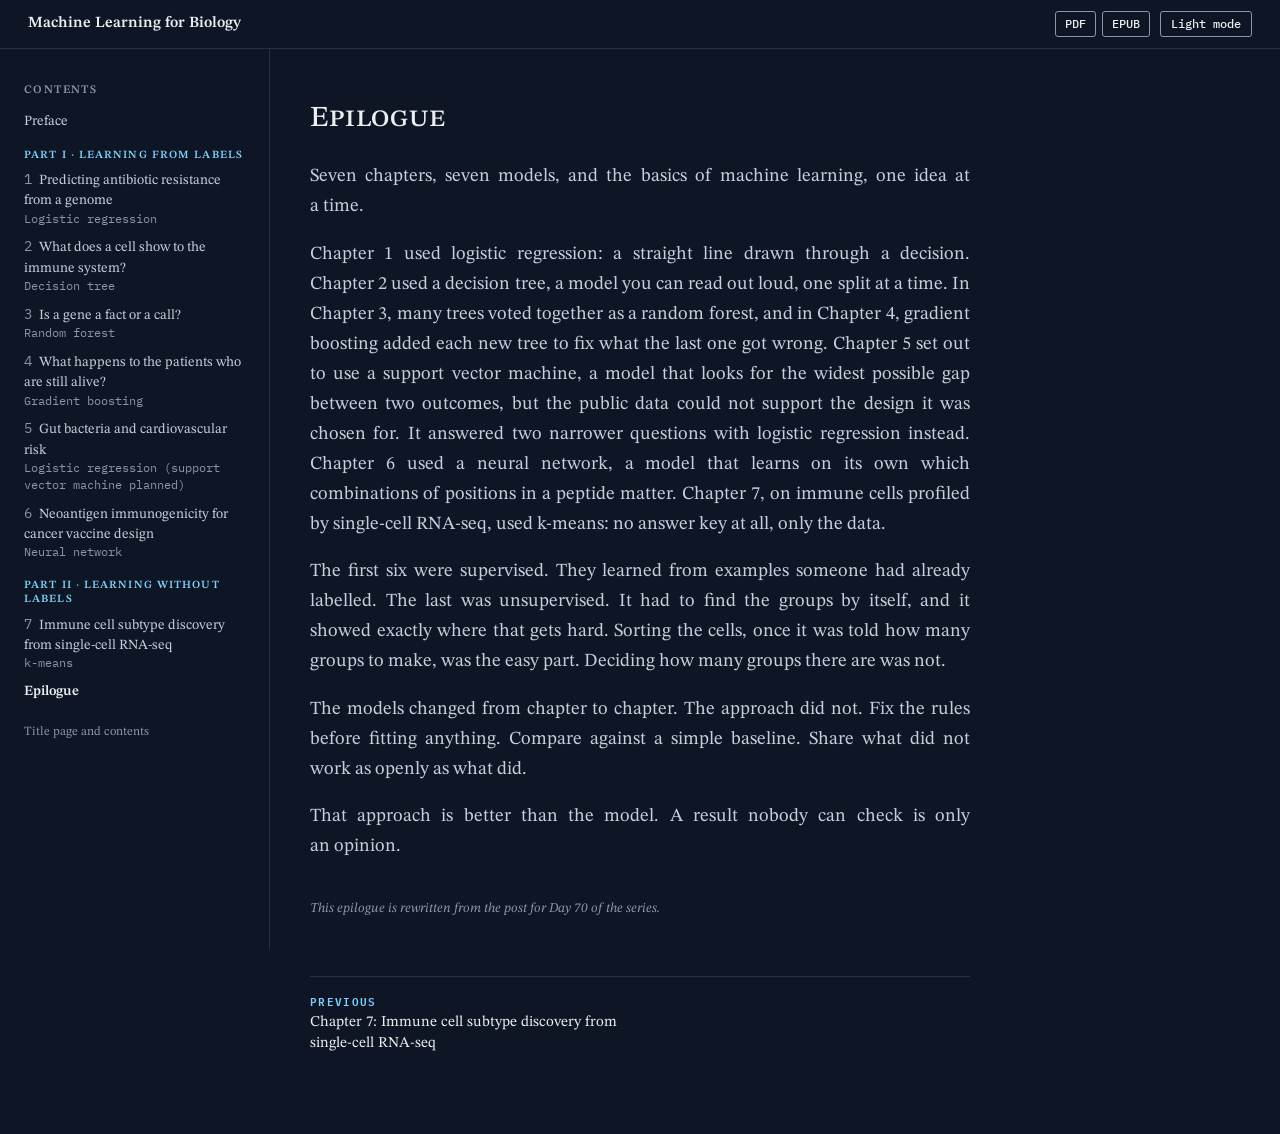
<file: docs/epilogue.html>
<!doctype html><html lang="en-GB" data-theme="dark"><head><meta charset="utf-8">
<meta name="viewport" content="width=device-width,initial-scale=1">
<title>Epilogue · Machine Learning for Biology</title>
<meta name="description" content="Machine Learning for Biology, a book by Qasim Hussain.">
<link rel="canonical" href="https://qasim-hussain-code.github.io/machine-learning-for-biology/epilogue.html">
<meta property="og:type" content="article">
<meta property="og:site_name" content="Machine Learning for Biology">
<meta property="og:title" content="Epilogue · Machine Learning for Biology">
<meta property="og:description" content="Machine Learning for Biology, a book by Qasim Hussain. Beta edition.">
<meta property="og:url" content="https://qasim-hussain-code.github.io/machine-learning-for-biology/epilogue.html">
<meta property="og:locale" content="en_GB">
<meta property="og:image" content="https://qasim-hussain-code.github.io/machine-learning-for-biology/assets/share-card.jpg">
<meta property="og:image:width" content="1200"><meta property="og:image:height" content="630">
<meta property="og:image:alt" content="The cover of Machine Learning for Biology by Qasim Hussain, beside its title.">
<meta name="twitter:card" content="summary_large_image">
<link rel="preconnect" href="https://fonts.googleapis.com"><link rel="preconnect" href="https://fonts.gstatic.com" crossorigin>
<link href="https://fonts.googleapis.com/css2?family=STIX+Two+Text:ital,wght@0,400..700;1,400&family=IBM+Plex+Mono:wght@400;500;600&display=swap" rel="stylesheet"><link rel="stylesheet" href="assets/book.css">
<script>(function(){var r=document.documentElement;try{var s=localStorage.getItem('mlb-theme');if(s)r.dataset.theme=s;}catch(e){}})();</script>
</head><body class="lay-sidebar hs-smallcaps justify">
<a class="skip" href="#main">Skip to the text</a>
<header class="topbar"><a class="tb-title" href="index.html">Machine Learning for Biology</a>
<div class="tb-right"><a class="tb-ed" href="machine-learning-for-biology.pdf" aria-label="Download the print edition, PDF (2.0 MB)" title="Download the print edition, PDF (2.0 MB)">PDF</a><a class="tb-ed" href="machine-learning-for-biology.epub" download aria-label="Download the e-book edition, EPUB (0.5 MB)" title="Download the e-book edition, EPUB (0.5 MB)">EPUB</a><button class="modebtn" type="button" aria-label="Switch to light mode">Light<span class="wide"> mode</span></button></div></header>
<div class="frame"><nav class="toc" aria-label="Contents"><details class="tocd" open><summary class="toch">Contents</summary><ol><li><a href="preface.html">Preface</a></li><li class="part">Part I · Learning from labels</li><li><a href="chapter-1.html"><span class="n">1</span> Predicting antibiotic resistance from a genome<span class="m">Logistic regression</span></a></li><li><a href="chapter-2.html"><span class="n">2</span> What does a cell show to the immune system?<span class="m">Decision tree</span></a></li><li><a href="chapter-3.html"><span class="n">3</span> Is a gene a fact or a call?<span class="m">Random forest</span></a></li><li><a href="chapter-4.html"><span class="n">4</span> What happens to the patients who are still alive?<span class="m">Gradient boosting</span></a></li><li><a href="chapter-5.html"><span class="n">5</span> Gut bacteria and cardiovascular risk<span class="m">Logistic regression (support vector machine planned)</span></a></li><li><a href="chapter-6.html"><span class="n">6</span> Neoantigen immunogenicity for cancer vaccine design<span class="m">Neural network</span></a></li><li class="part">Part II · Learning without labels</li><li><a href="chapter-7.html"><span class="n">7</span> Immune cell subtype discovery from single-cell RNA-seq<span class="m">k-means</span></a></li><li class="on"><a href="epilogue.html" aria-current="page">Epilogue</a></li></ol><p class="tohome"><a href="index.html">Title page and contents</a></p></details></nav><main class="col" id="main"><header class="opener op-smallcaps"><h1 class="op-title">Epilogue</h1></header><div class="bodywrap"><p>Seven chapters, seven models, and the basics of machine learning, one idea at a time.</p>
<p>Chapter 1 used logistic regression: a straight line drawn through a decision. Chapter 2 used a decision tree, a model you can read out loud, one split at a time. In Chapter 3, many trees voted together as a random forest, and in Chapter 4, gradient boosting added each new tree to fix what the last one got wrong. Chapter 5 set out to use a support vector machine, a model that looks for the widest possible gap between two outcomes, but the public data could not support the design it was chosen for. It answered two narrower questions with logistic regression instead. Chapter 6 used a neural network, a model that learns on its own which combinations of positions in a peptide matter. Chapter 7, on immune cells profiled by single-cell RNA-seq, used k-means: no answer key at all, only the data.</p>
<p>The first six were supervised. They learned from examples someone had already labelled. The last was unsupervised. It had to find the groups by itself, and it showed exactly where that gets hard. Sorting the cells, once it was told how many groups to make, was the easy part. Deciding how many groups there are was not.</p>
<p>The models changed from chapter to chapter. The approach did not. Fix the rules before fitting anything. Compare against a simple baseline. Share what did not work as openly as what did.</p>
<p>That approach is better than the model. A result nobody can check is only an opinion.</p>
<p class="prov">This epilogue is rewritten from the post for Day 70 of the series.</p></div><nav class="pn" aria-label="Previous and next"><a class="prev" href="chapter-7.html"><span>Previous</span>Chapter 7: Immune cell subtype discovery from single-cell RNA-seq</a></nav></main></div>
<script src="assets/book.js"></script></body></html>
</file>
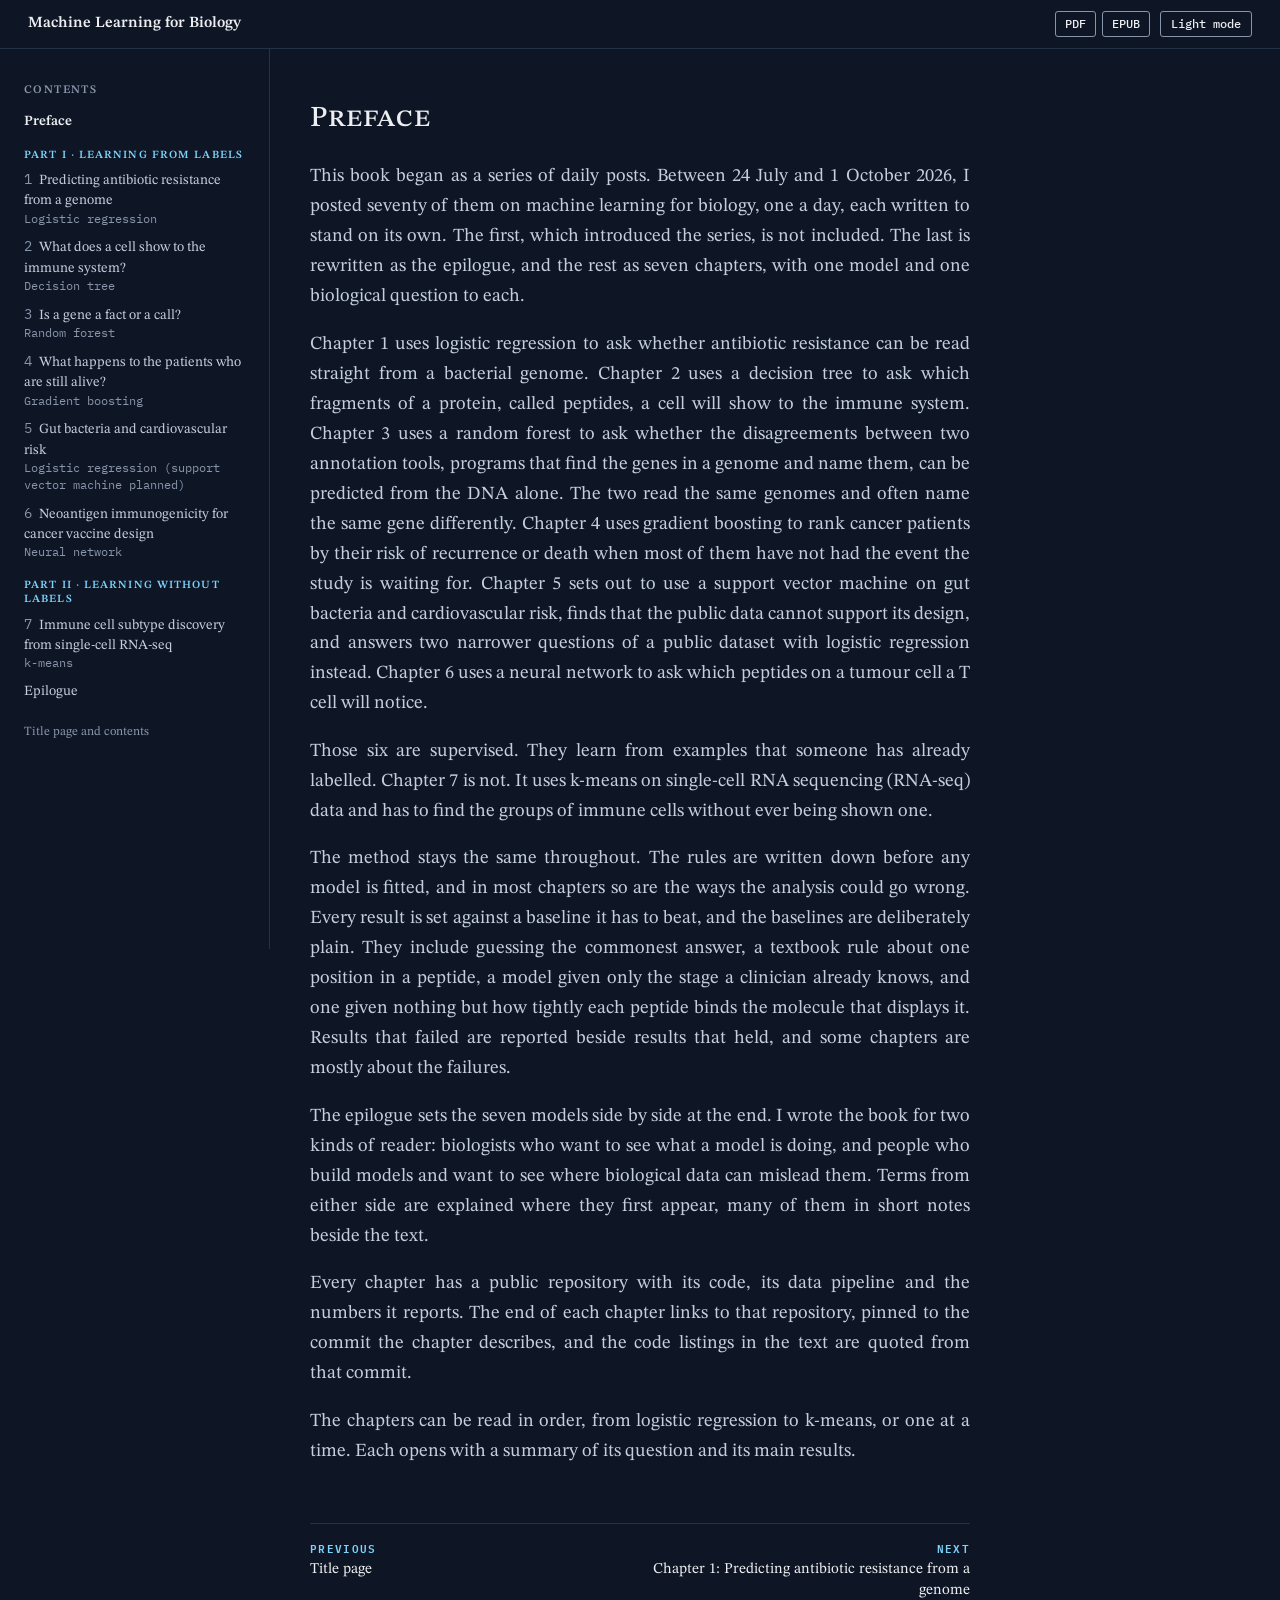
<file: docs/preface.html>
<!doctype html><html lang="en-GB" data-theme="dark"><head><meta charset="utf-8">
<meta name="viewport" content="width=device-width,initial-scale=1">
<title>Preface · Machine Learning for Biology</title>
<meta name="description" content="Machine Learning for Biology, a book by Qasim Hussain.">
<link rel="canonical" href="https://qasim-hussain-code.github.io/machine-learning-for-biology/preface.html">
<meta property="og:type" content="article">
<meta property="og:site_name" content="Machine Learning for Biology">
<meta property="og:title" content="Preface · Machine Learning for Biology">
<meta property="og:description" content="Machine Learning for Biology, a book by Qasim Hussain. Beta edition.">
<meta property="og:url" content="https://qasim-hussain-code.github.io/machine-learning-for-biology/preface.html">
<meta property="og:locale" content="en_GB">
<meta property="og:image" content="https://qasim-hussain-code.github.io/machine-learning-for-biology/assets/share-card.jpg">
<meta property="og:image:width" content="1200"><meta property="og:image:height" content="630">
<meta property="og:image:alt" content="The cover of Machine Learning for Biology by Qasim Hussain, beside its title.">
<meta name="twitter:card" content="summary_large_image">
<link rel="preconnect" href="https://fonts.googleapis.com"><link rel="preconnect" href="https://fonts.gstatic.com" crossorigin>
<link href="https://fonts.googleapis.com/css2?family=STIX+Two+Text:ital,wght@0,400..700;1,400&family=IBM+Plex+Mono:wght@400;500;600&display=swap" rel="stylesheet"><link rel="stylesheet" href="assets/book.css">
<script>(function(){var r=document.documentElement;try{var s=localStorage.getItem('mlb-theme');if(s)r.dataset.theme=s;}catch(e){}})();</script>
</head><body class="lay-sidebar hs-smallcaps justify">
<a class="skip" href="#main">Skip to the text</a>
<header class="topbar"><a class="tb-title" href="index.html">Machine Learning for Biology</a>
<div class="tb-right"><a class="tb-ed" href="machine-learning-for-biology.pdf" aria-label="Download the print edition, PDF (2.0 MB)" title="Download the print edition, PDF (2.0 MB)">PDF</a><a class="tb-ed" href="machine-learning-for-biology.epub" download aria-label="Download the e-book edition, EPUB (0.5 MB)" title="Download the e-book edition, EPUB (0.5 MB)">EPUB</a><button class="modebtn" type="button" aria-label="Switch to light mode">Light<span class="wide"> mode</span></button></div></header>
<div class="frame"><nav class="toc" aria-label="Contents"><details class="tocd" open><summary class="toch">Contents</summary><ol><li class="on"><a href="preface.html" aria-current="page">Preface</a></li><li class="part">Part I · Learning from labels</li><li><a href="chapter-1.html"><span class="n">1</span> Predicting antibiotic resistance from a genome<span class="m">Logistic regression</span></a></li><li><a href="chapter-2.html"><span class="n">2</span> What does a cell show to the immune system?<span class="m">Decision tree</span></a></li><li><a href="chapter-3.html"><span class="n">3</span> Is a gene a fact or a call?<span class="m">Random forest</span></a></li><li><a href="chapter-4.html"><span class="n">4</span> What happens to the patients who are still alive?<span class="m">Gradient boosting</span></a></li><li><a href="chapter-5.html"><span class="n">5</span> Gut bacteria and cardiovascular risk<span class="m">Logistic regression (support vector machine planned)</span></a></li><li><a href="chapter-6.html"><span class="n">6</span> Neoantigen immunogenicity for cancer vaccine design<span class="m">Neural network</span></a></li><li class="part">Part II · Learning without labels</li><li><a href="chapter-7.html"><span class="n">7</span> Immune cell subtype discovery from single-cell RNA-seq<span class="m">k-means</span></a></li><li><a href="epilogue.html">Epilogue</a></li></ol><p class="tohome"><a href="index.html">Title page and contents</a></p></details></nav><main class="col" id="main"><header class="opener op-smallcaps"><h1 class="op-title">Preface</h1></header><div class="bodywrap"><p>This book began as a series of daily posts. Between 24 July and 1 October 2026, I posted seventy of them on machine
learning for biology, one a day, each written to stand on its own. The first, which introduced the series, is not
included. The last is rewritten as the epilogue, and the rest as seven chapters, with one model and one biological
question to each.</p>
<p>Chapter 1 uses logistic regression to ask whether antibiotic resistance can be read straight from a bacterial genome.
Chapter 2 uses a decision tree to ask which fragments of a protein, called peptides, a cell will show to the immune
system. Chapter 3 uses a random forest to ask whether the disagreements between two annotation tools, programs that find
the genes in a genome and name them, can be predicted from the DNA alone. The two read the same genomes and often name
the same gene differently. Chapter 4 uses gradient boosting to rank cancer patients by their risk of recurrence or death
when most of them have not had the event the study is waiting for. Chapter 5 sets out to use a support vector machine on
gut bacteria and cardiovascular risk, finds that the public data cannot support its design, and answers two narrower
questions of a public dataset with logistic regression instead. Chapter 6 uses a neural network to ask which peptides on
a tumour cell a T cell will notice.</p>
<p>Those six are supervised. They learn from examples that someone has already labelled. Chapter 7 is not. It uses k-means
on single-cell RNA sequencing (RNA-seq) data and has to find the groups of immune cells without ever being shown one.</p>
<p>The method stays the same throughout. The rules are written down before any model is fitted, and in most chapters so are
the ways the analysis could go wrong. Every result is set against a baseline it has to beat, and the baselines are
deliberately plain. They include guessing the commonest answer, a textbook rule about one position in a peptide, a model
given only the stage a clinician already knows, and one given nothing but how tightly each peptide binds the molecule
that displays it. Results that failed are reported beside results that held, and some chapters are mostly about the
failures.</p>
<p>The epilogue sets the seven models side by side at the end. I wrote the book for two kinds of reader: biologists who
want to see what a model is doing, and people who build models and want to see where biological data can mislead them.
Terms from either side are explained where they first appear, many of them in short notes beside the text.</p>
<p>Every chapter has a public repository with its code, its data pipeline and the numbers it reports. The end of each
chapter links to that repository, pinned to the commit the chapter describes, and the code listings in the text are
quoted from that commit.</p>
<p>The chapters can be read in order, from logistic regression to k-means, or one at a time. Each opens with a summary of
its question and its main results.</p></div><nav class="pn" aria-label="Previous and next"><a class="prev" href="index.html"><span>Previous</span>Title page</a><a class="next" href="chapter-1.html"><span>Next</span>Chapter 1: Predicting antibiotic resistance from a genome</a></nav></main></div>
<script src="assets/book.js"></script></body></html>
</file>
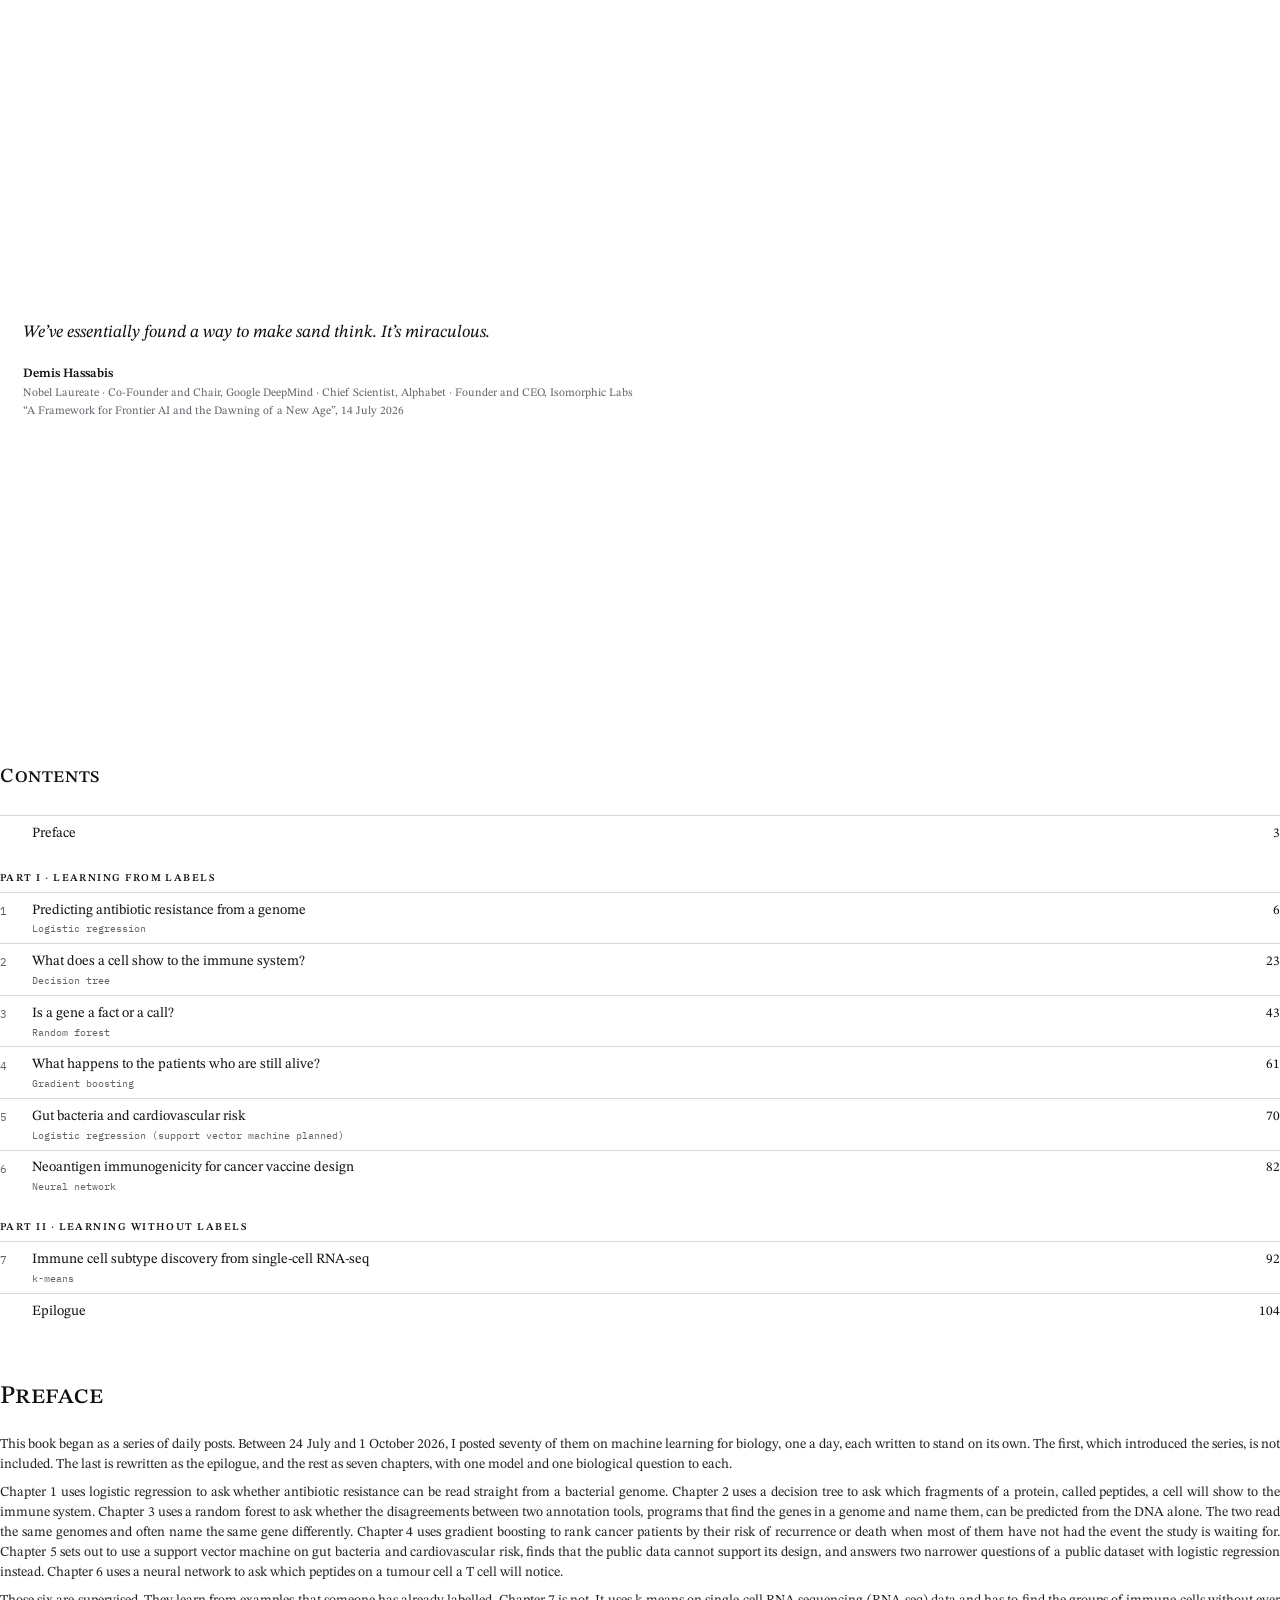
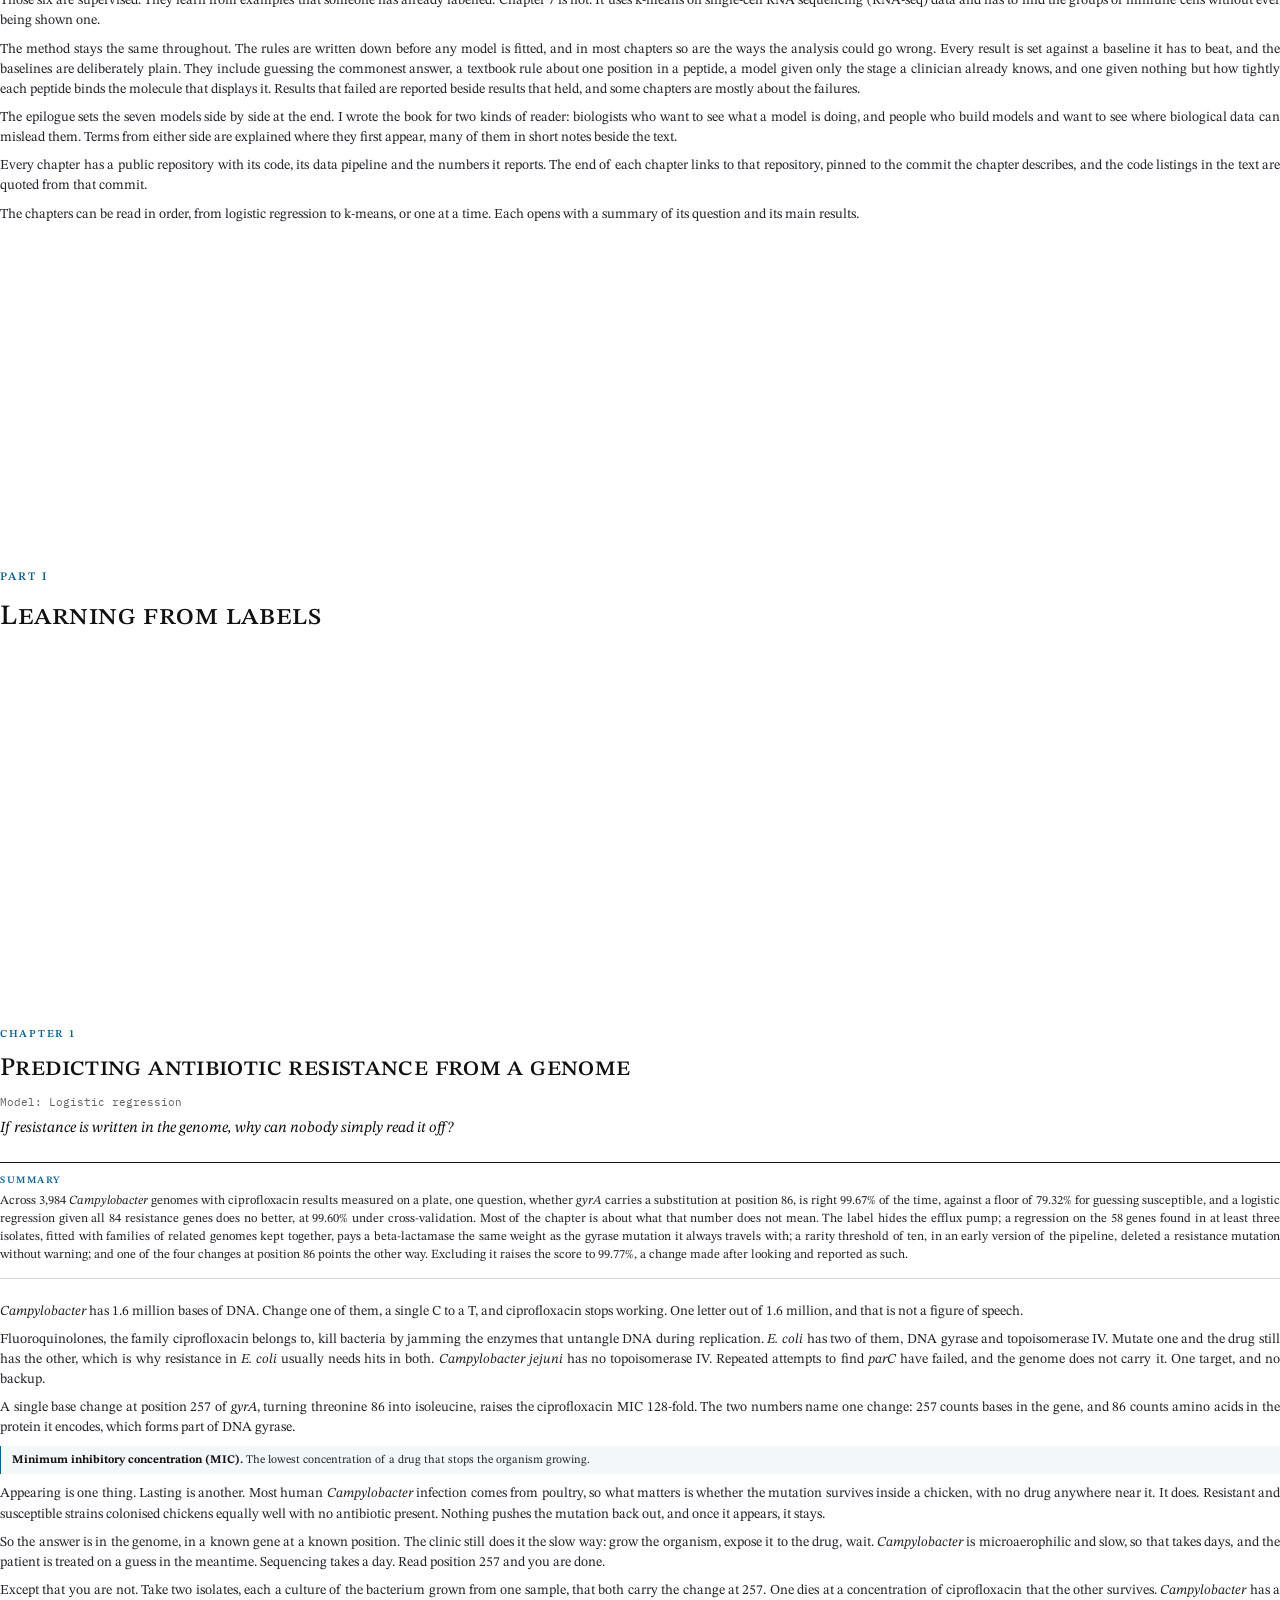
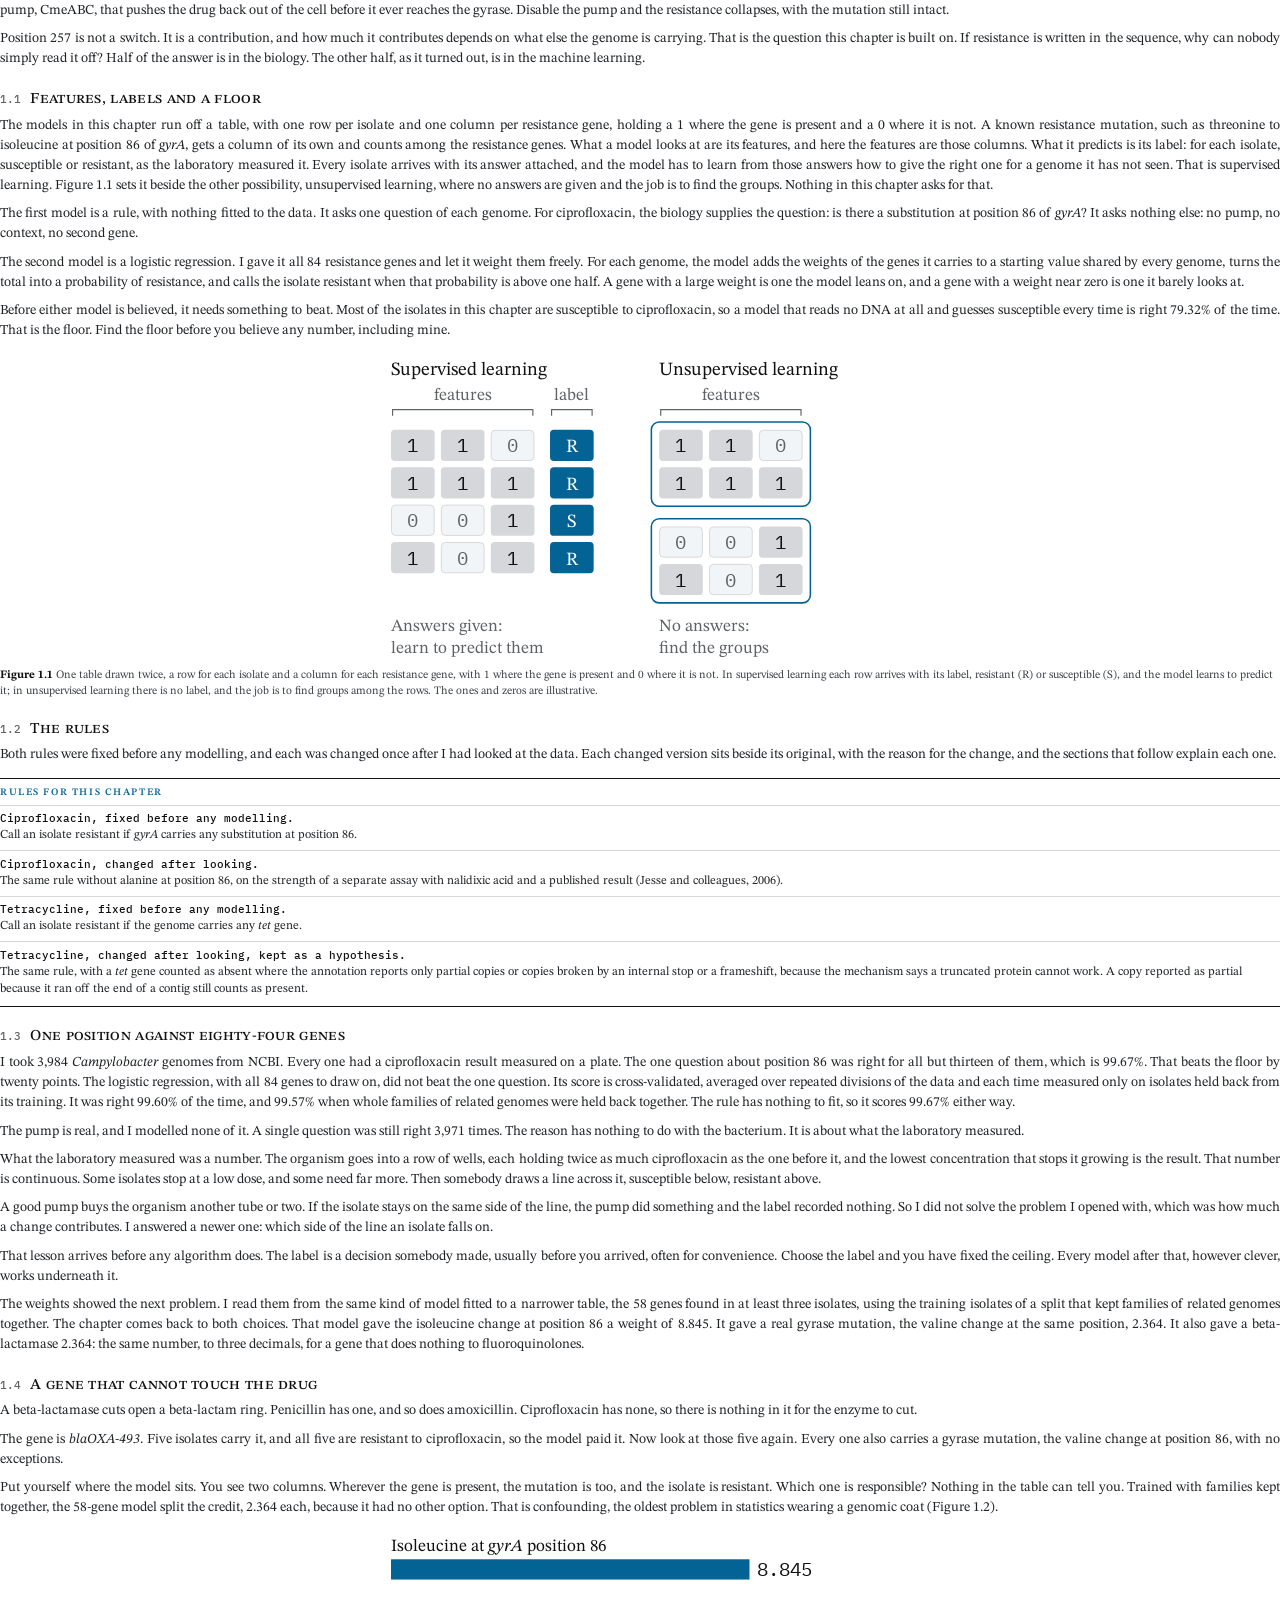
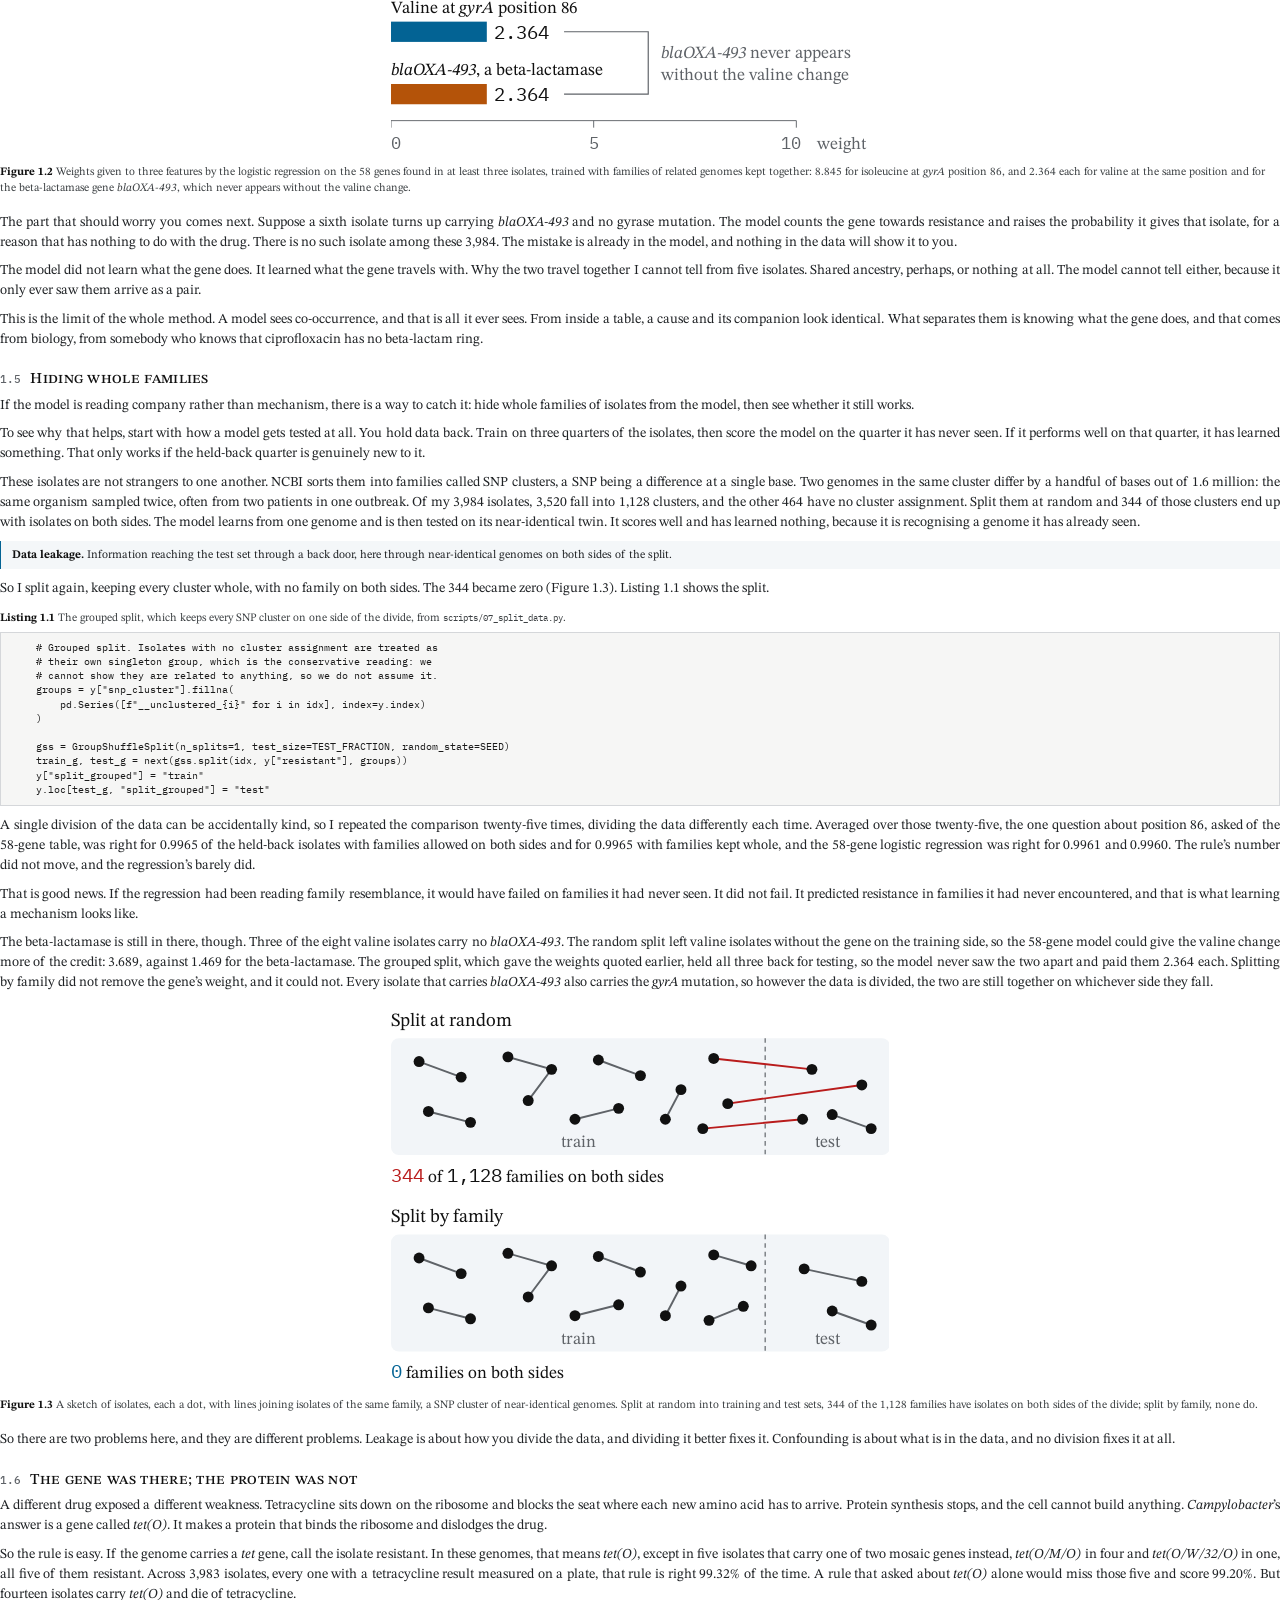
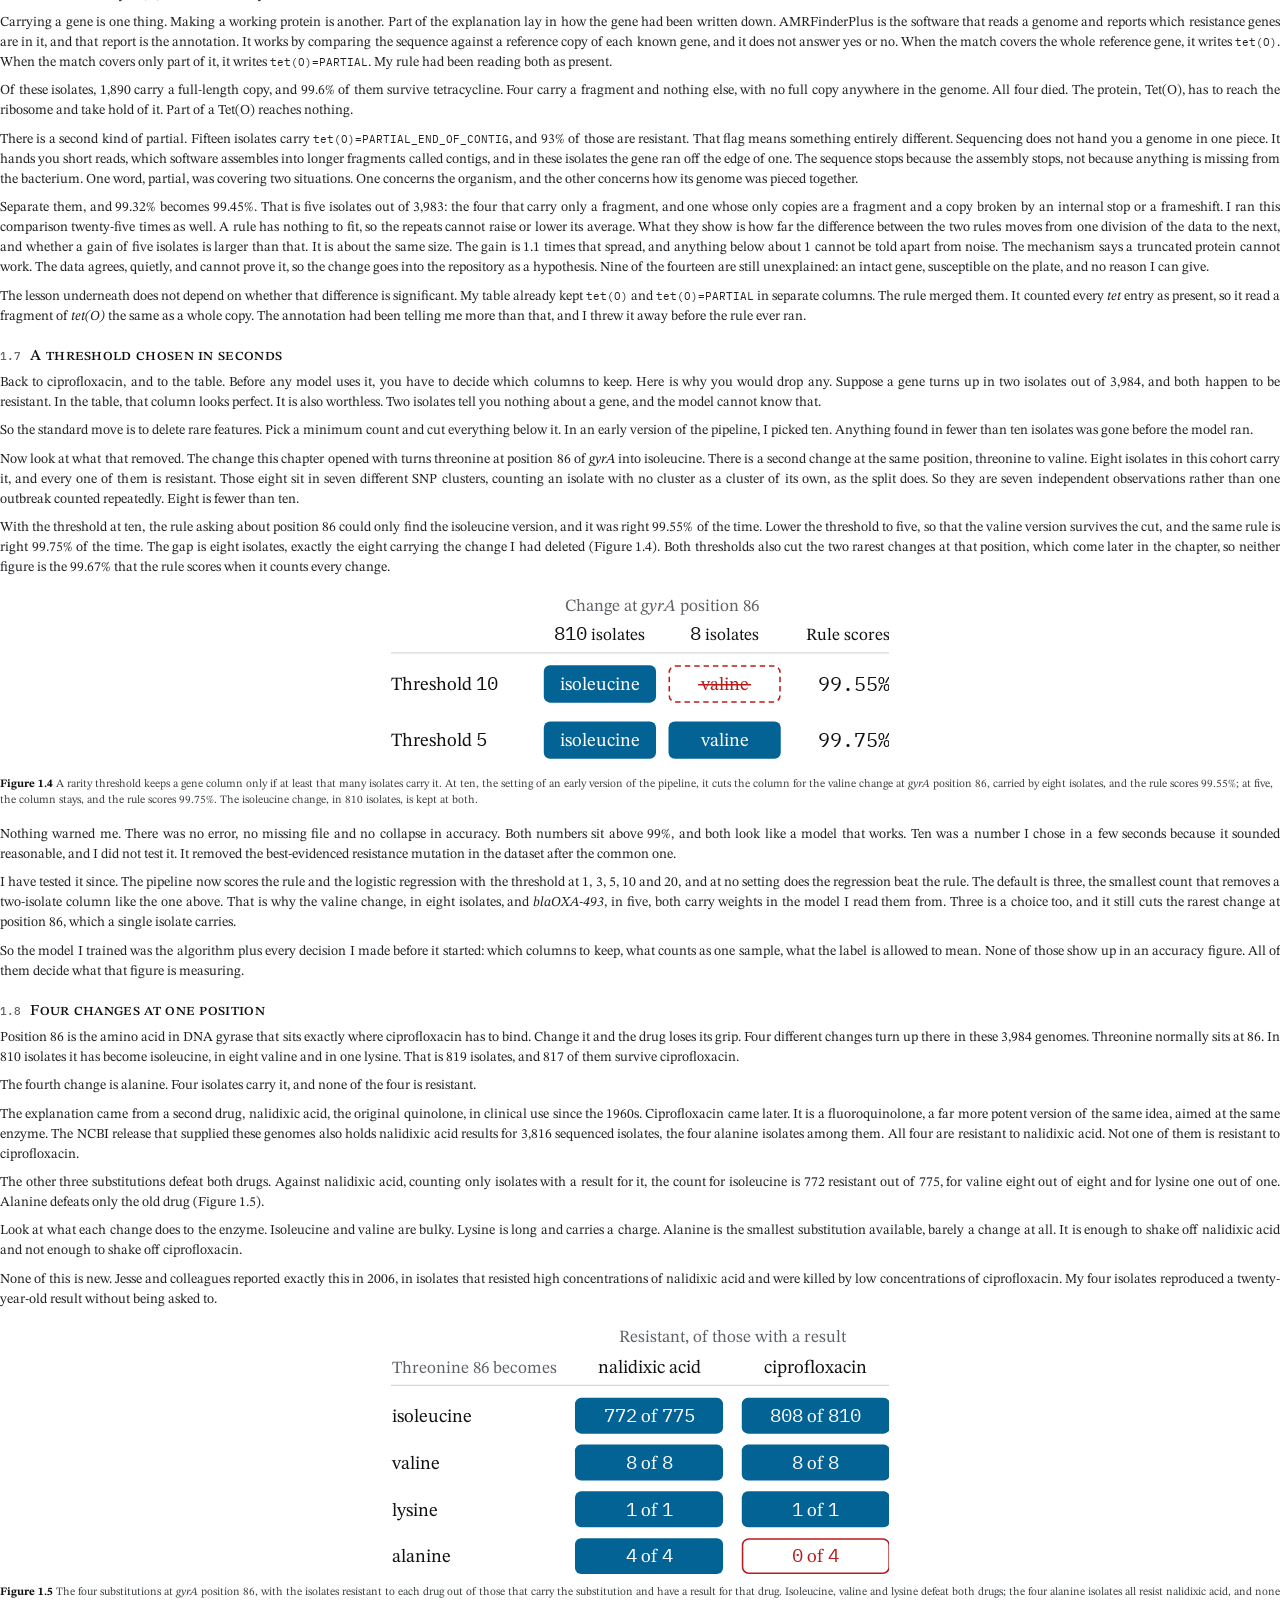
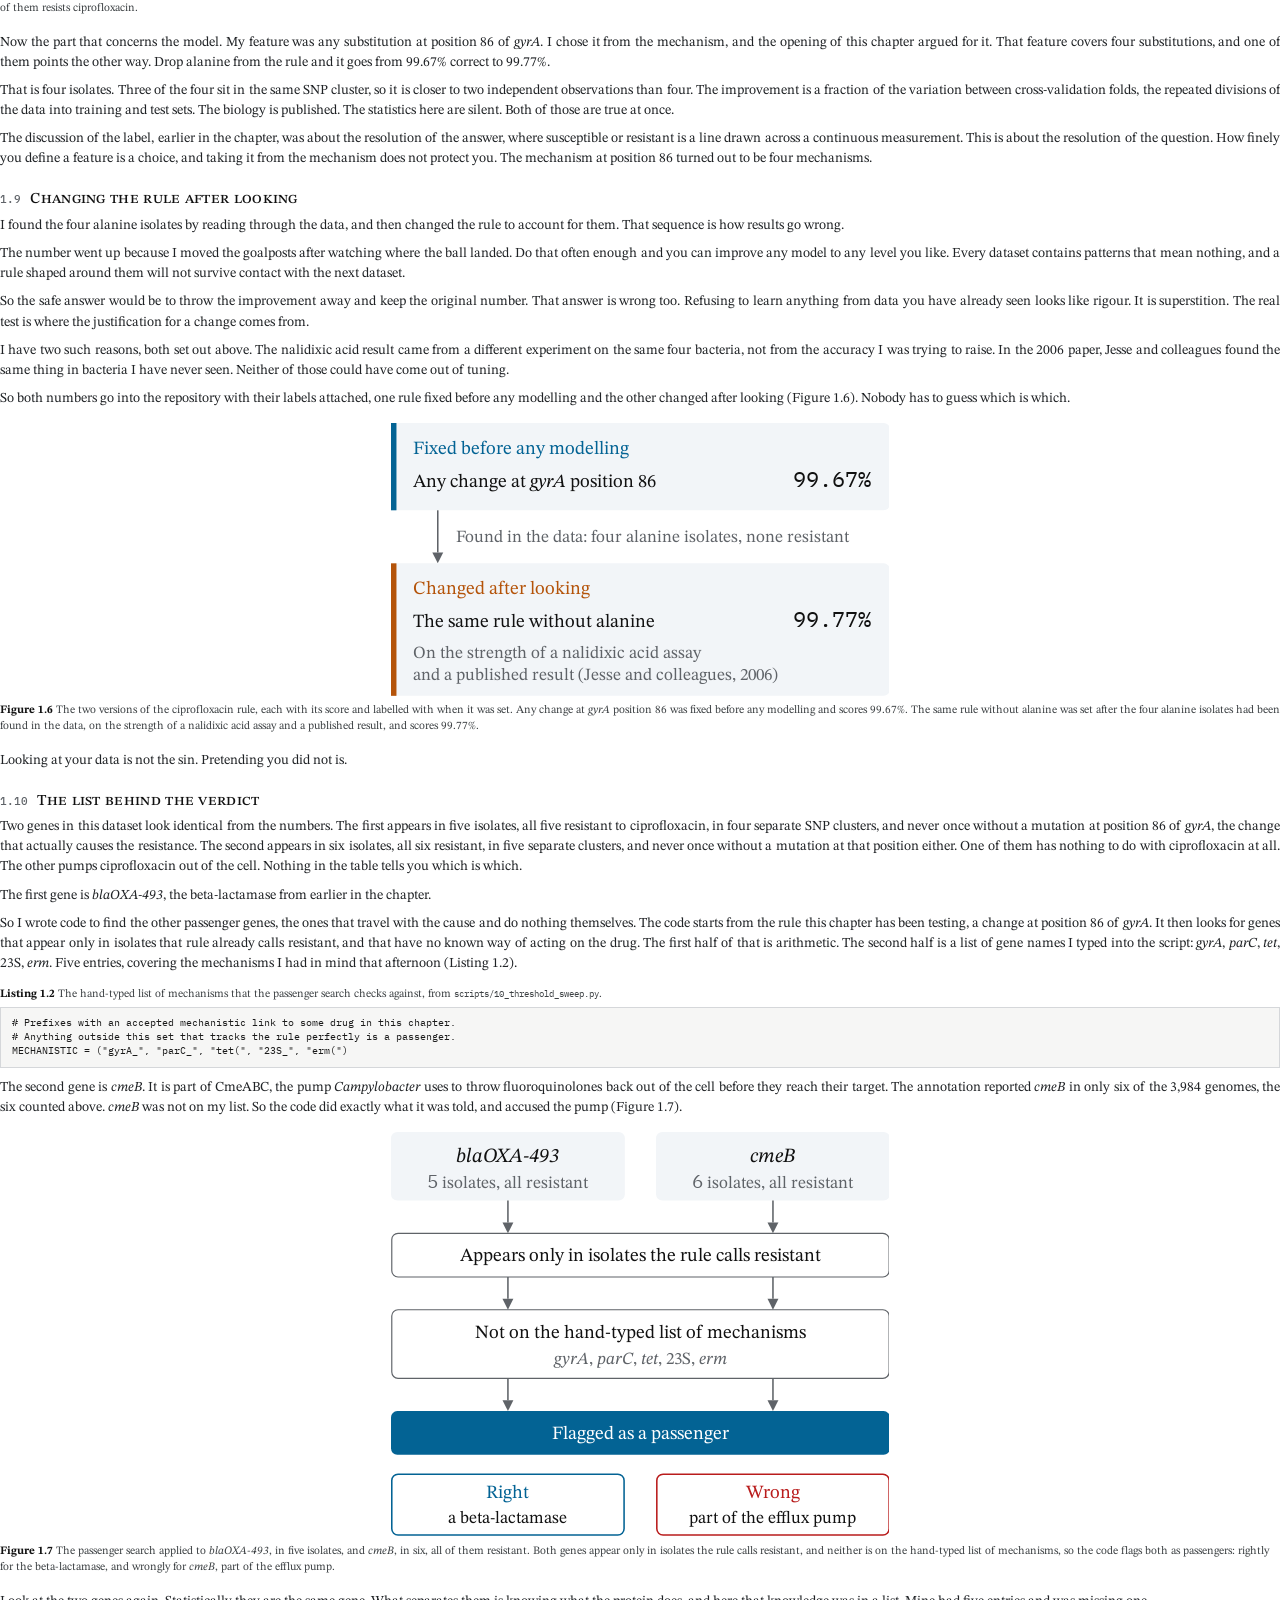
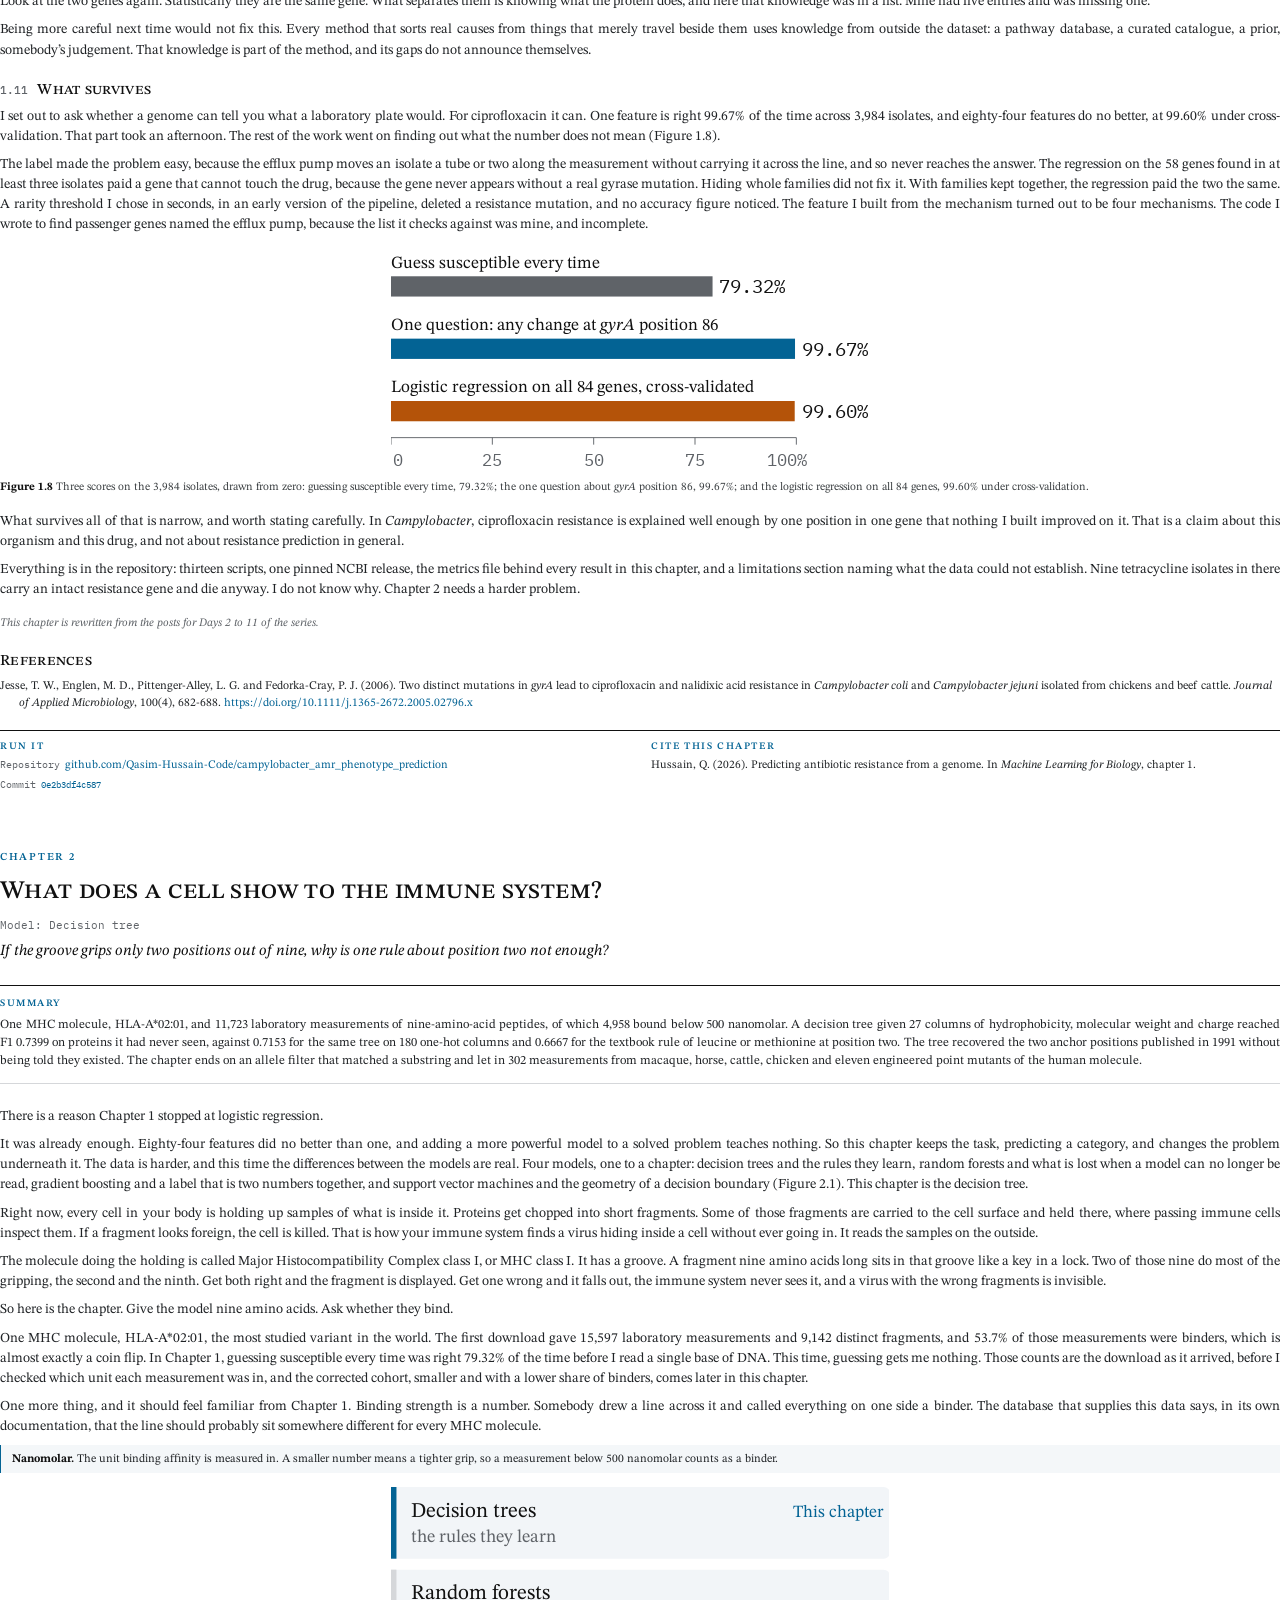
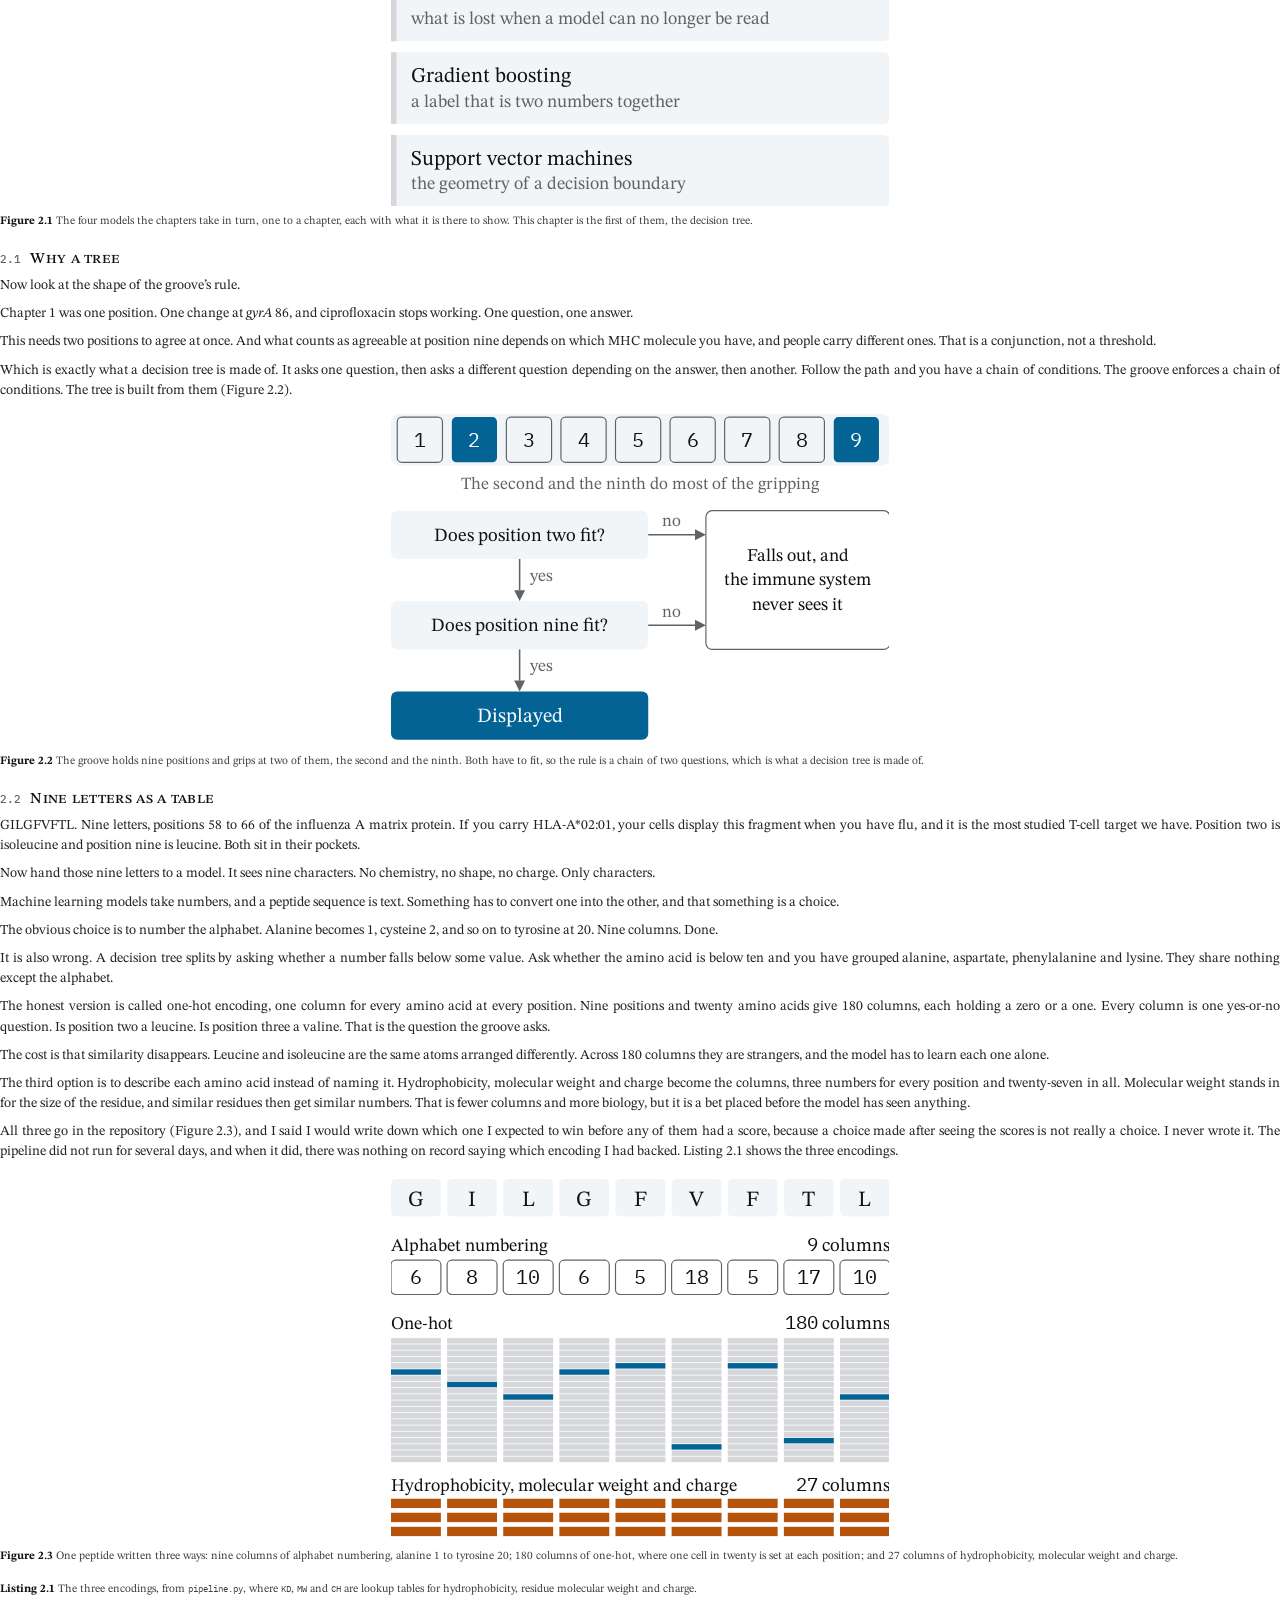
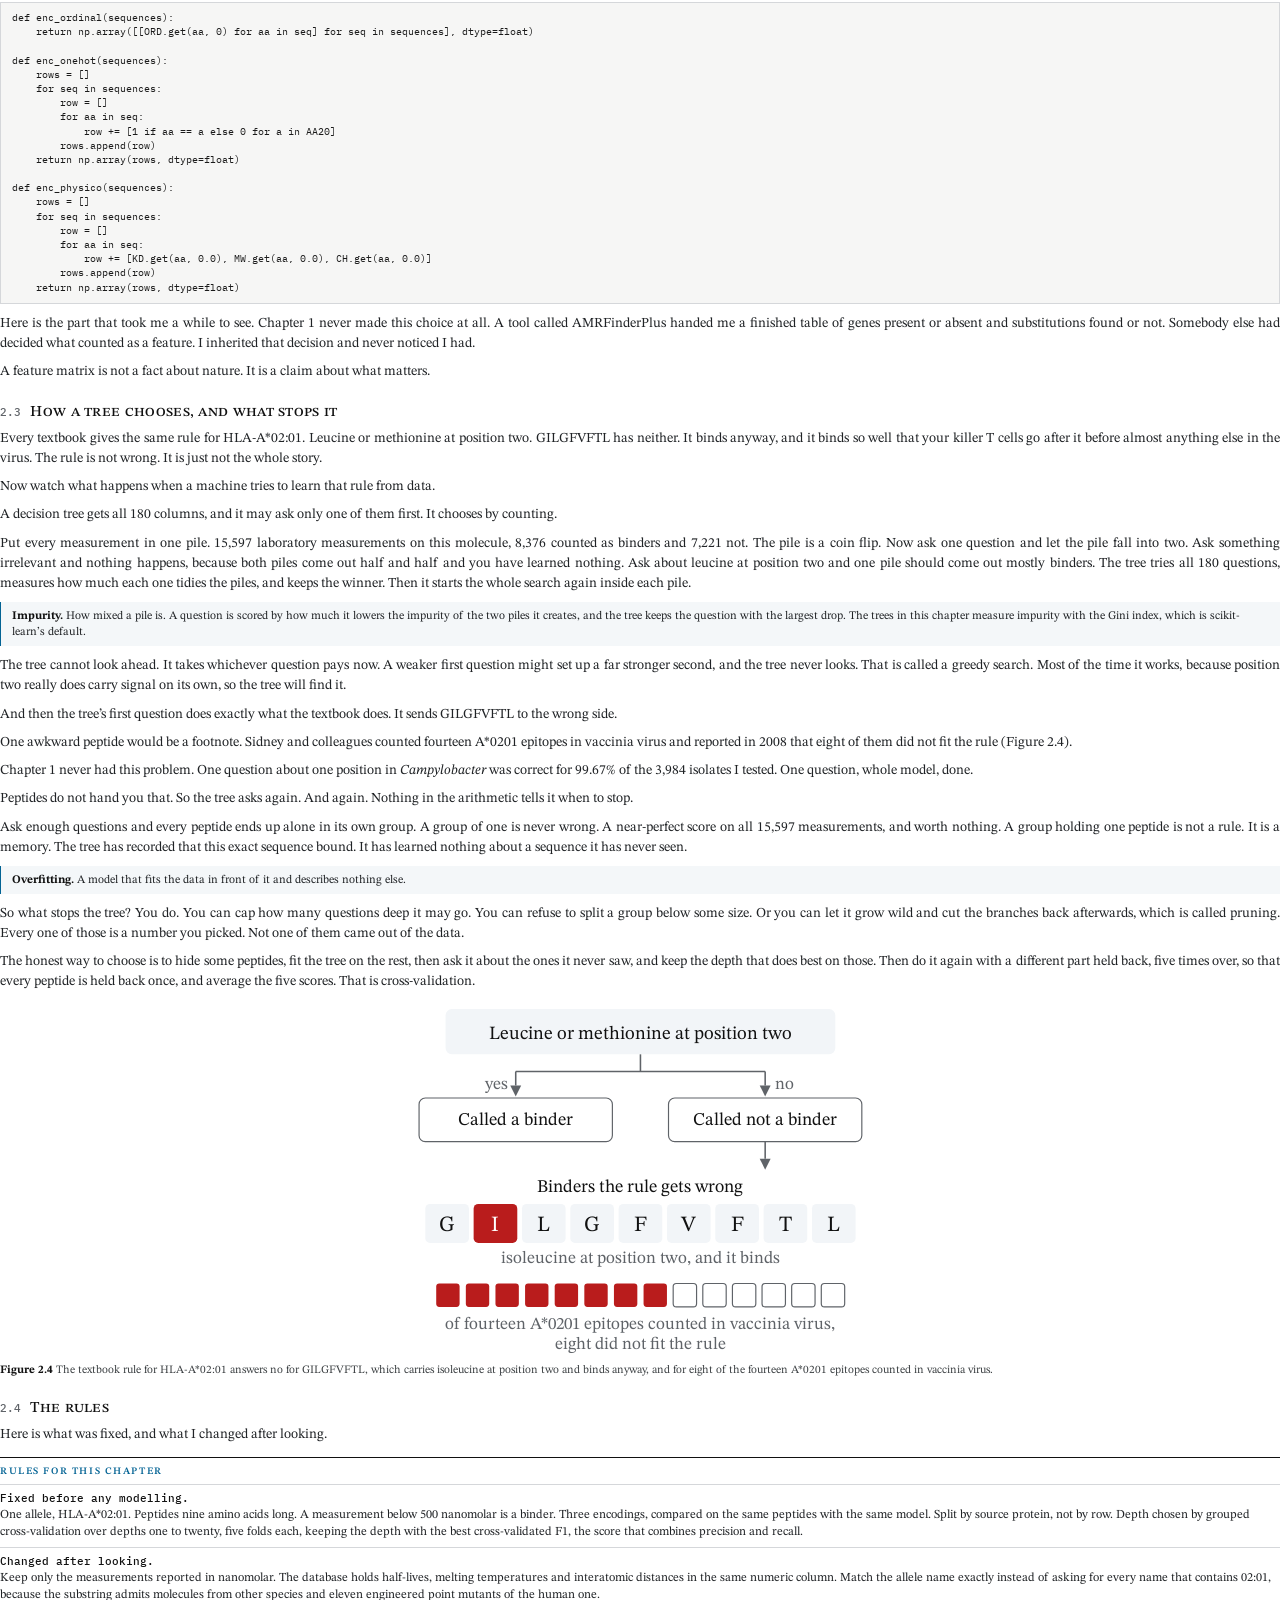
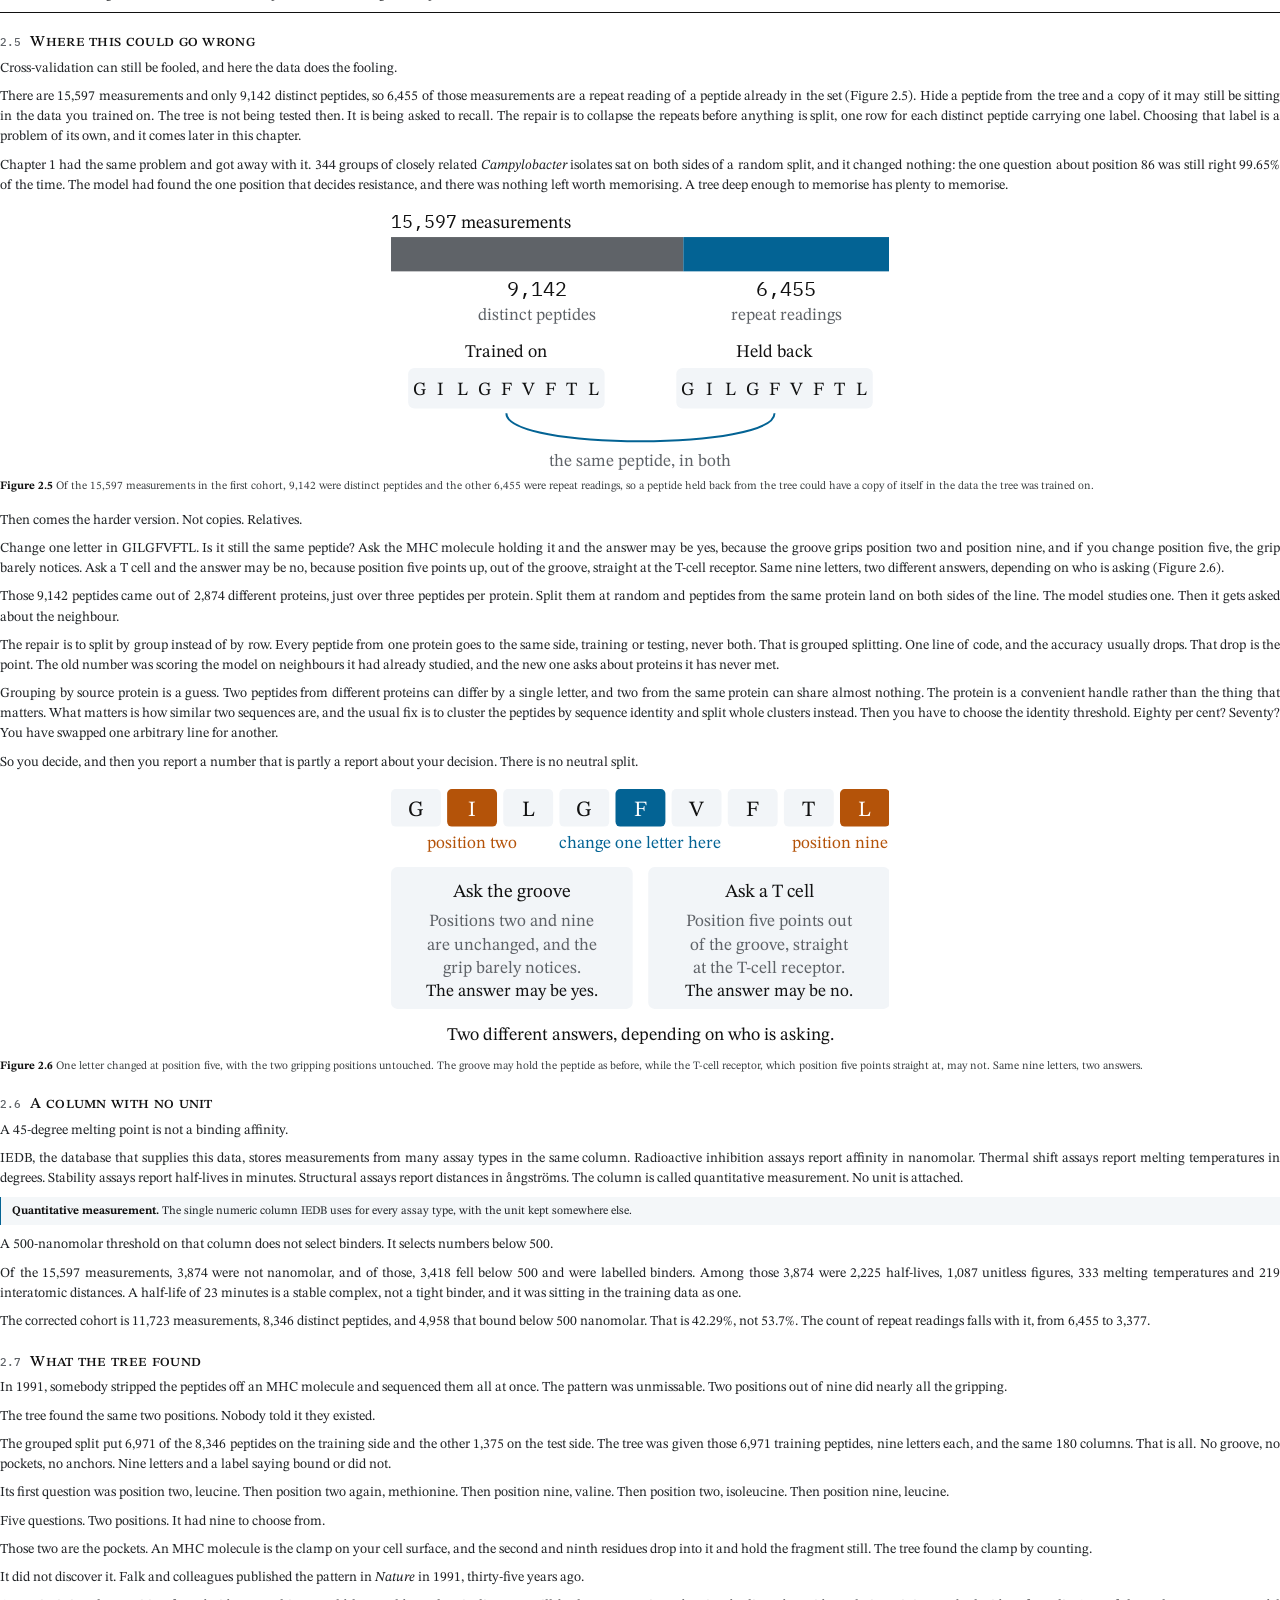
<file: docs/print.html>
<!doctype html><html lang="en-GB"><head><meta charset="utf-8">
<title>Machine Learning for Biology</title><meta name="author" content="Qasim Hussain">
<link rel="preconnect" href="https://fonts.googleapis.com"><link rel="preconnect" href="https://fonts.gstatic.com" crossorigin>
<link href="https://fonts.googleapis.com/css2?family=STIX+Two+Text:ital,wght@0,400..700;1,400&family=IBM+Plex+Mono:wght@400;500;600&display=swap" rel="stylesheet"><link rel="stylesheet" href="assets/print.css"></head>
<body><section class="epipage"><blockquote>We’ve essentially found a way to make sand think. It’s miraculous.</blockquote><p class="who">Demis Hassabis</p><p>Nobel Laureate · Co-Founder and Chair, Google DeepMind · Chief Scientist, Alphabet · Founder and CEO, Isomorphic Labs</p><p>“A Framework for Frontier AI and the Dawning of a New Age”, 14 July 2026</p></section><section class="contents-page"><h2>Contents</h2><ol><li><a href="#p-preface"><span class="n"></span><span class="t">Preface</span><span class="pg">3</span></a></li><li class="part"><a href="#part-I" style="display:block;border:0;padding:0">Part I · Learning from labels</a></li><li><a href="#p-chapter-1"><span class="n">1</span><span class="t">Predicting antibiotic resistance from a genome</span><span class="pg">6</span><span class="m">Logistic regression</span></a></li><li><a href="#p-chapter-2"><span class="n">2</span><span class="t">What does a cell show to the immune system?</span><span class="pg">23</span><span class="m">Decision tree</span></a></li><li><a href="#p-chapter-3"><span class="n">3</span><span class="t">Is a gene a fact or a call?</span><span class="pg">43</span><span class="m">Random forest</span></a></li><li><a href="#p-chapter-4"><span class="n">4</span><span class="t">What happens to the patients who are still alive?</span><span class="pg">61</span><span class="m">Gradient boosting</span></a></li><li><a href="#p-chapter-5"><span class="n">5</span><span class="t">Gut bacteria and cardiovascular risk</span><span class="pg">70</span><span class="m">Logistic regression (support vector machine planned)</span></a></li><li><a href="#p-chapter-6"><span class="n">6</span><span class="t">Neoantigen immunogenicity for cancer vaccine design</span><span class="pg">82</span><span class="m">Neural network</span></a></li><li class="part"><a href="#part-II" style="display:block;border:0;padding:0">Part II · Learning without labels</a></li><li><a href="#p-chapter-7"><span class="n">7</span><span class="t">Immune cell subtype discovery from single-cell RNA-seq</span><span class="pg">92</span><span class="m">k-means</span></a></li><li><a href="#p-epilogue"><span class="n"></span><span class="t">Epilogue</span><span class="pg">104</span></a></li></ol></section><section class="piece" id="p-preface"><header class="opener"><h1>Preface</h1></header><div class="body"><p>This book began as a series of daily posts. Between 24 July and 1 October 2026, I posted seventy of them on machine
learning for biology, one a day, each written to stand on its own. The first, which introduced the series, is not
included. The last is rewritten as the epilogue, and the rest as seven chapters, with one model and one biological
question to each.</p>
<p>Chapter 1 uses logistic regression to ask whether antibiotic resistance can be read straight from a bacterial genome.
Chapter 2 uses a decision tree to ask which fragments of a protein, called peptides, a cell will show to the immune
system. Chapter 3 uses a random forest to ask whether the disagreements between two annotation tools, programs that find
the genes in a genome and name them, can be predicted from the DNA alone. The two read the same genomes and often name
the same gene differently. Chapter 4 uses gradient boosting to rank cancer patients by their risk of recurrence or death
when most of them have not had the event the study is waiting for. Chapter 5 sets out to use a support vector machine on
gut bacteria and cardiovascular risk, finds that the public data cannot support its design, and answers two narrower
questions of a public dataset with logistic regression instead. Chapter 6 uses a neural network to ask which peptides on
a tumour cell a T cell will notice.</p>
<p>Those six are supervised. They learn from examples that someone has already labelled. Chapter 7 is not. It uses k-means
on single-cell RNA sequencing (RNA-seq) data and has to find the groups of immune cells without ever being shown one.</p>
<p>The method stays the same throughout. The rules are written down before any model is fitted, and in most chapters so are
the ways the analysis could go wrong. Every result is set against a baseline it has to beat, and the baselines are
deliberately plain. They include guessing the commonest answer, a textbook rule about one position in a peptide, a model
given only the stage a clinician already knows, and one given nothing but how tightly each peptide binds the molecule
that displays it. Results that failed are reported beside results that held, and some chapters are mostly about the
failures.</p>
<p>The epilogue sets the seven models side by side at the end. I wrote the book for two kinds of reader: biologists who
want to see what a model is doing, and people who build models and want to see where biological data can mislead them.
Terms from either side are explained where they first appear, many of them in short notes beside the text.</p>
<p>Every chapter has a public repository with its code, its data pipeline and the numbers it reports. The end of each
chapter links to that repository, pinned to the commit the chapter describes, and the code listings in the text are
quoted from that commit.</p>
<p>The chapters can be read in order, from logistic regression to k-means, or one at a time. Each opens with a summary of
its question and its main results.</p></div></section><section class="partpage" id="part-I"><p class="pk">Part I</p><h1>Learning from labels</h1></section><section class="piece chapter" id="p-chapter-1"><header class="opener"><p class="kicker">Chapter 1</p><h1>Predicting antibiotic resistance from a genome</h1><p class="model">Model: Logistic regression</p><p class="question">If resistance is written in the genome, why can nobody simply read it off?</p></header><section class="summary"><p class="sk">Summary</p><p>Across 3,984 <em>Campylobacter</em> genomes with ciprofloxacin results measured on a plate, one question, whether <em>gyrA</em> carries a substitution at position 86, is right 99.67% of the time, against a floor of 79.32% for guessing susceptible, and a logistic regression given all 84 resistance genes does no better, at 99.60% under cross-validation. Most of the chapter is about what that number does not mean. The label hides the efflux pump; a regression on the 58 genes found in at least three isolates, fitted with families of related genomes kept together, pays a beta-lactamase the same weight as the gyrase mutation it always travels with; a rarity threshold of ten, in an early version of the pipeline, deleted a resistance mutation without warning; and one of the four changes at position 86 points the other way. Excluding it raises the score to 99.77%, a change made after looking and reported as such.</p></section><div class="body"><p><em>Campylobacter</em> has 1.6 million bases of DNA. Change one of them, a single C to a T, and ciprofloxacin stops working. One letter out of 1.6 million, and that is not a figure of speech.</p>
<p>Fluoroquinolones, the family ciprofloxacin belongs to, kill bacteria by jamming the enzymes that untangle DNA during replication. <em>E. coli</em> has two of them, DNA gyrase and topoisomerase IV. Mutate one and the drug still has the other, which is why resistance in <em>E. coli</em> usually needs hits in both. <em>Campylobacter jejuni</em> has no topoisomerase IV. Repeated attempts to find <em>parC</em> have failed, and the genome does not carry it. One target, and no backup.</p>
<p>A single base change at position 257 of <em>gyrA</em>, turning threonine 86 into isoleucine, raises the ciprofloxacin MIC 128-fold. The two numbers name one change: 257 counts bases in the gene, and 86 counts amino acids in the protein it encodes, which forms part of DNA gyrase.</p>
<aside class="note">
<p><strong>Minimum inhibitory concentration (MIC).</strong> The lowest concentration of a drug that stops the organism growing.</p>
</aside>
<p>Appearing is one thing. Lasting is another. Most human <em>Campylobacter</em> infection comes from poultry, so what matters is whether the mutation survives inside a chicken, with no drug anywhere near it. It does. Resistant and susceptible strains colonised chickens equally well with no antibiotic present. Nothing pushes the mutation back out, and once it appears, it stays.</p>
<p>So the answer is in the genome, in a known gene at a known position. The clinic still does it the slow way: grow the organism, expose it to the drug, wait. <em>Campylobacter</em> is microaerophilic and slow, so that takes days, and the patient is treated on a guess in the meantime. Sequencing takes a day. Read position 257 and you are done.</p>
<p>Except that you are not. Take two isolates, each a culture of the bacterium grown from one sample, that both carry the change at 257. One dies at a concentration of ciprofloxacin that the other survives. <em>Campylobacter</em> has a pump, CmeABC, that pushes the drug back out of the cell before it ever reaches the gyrase. Disable the pump and the resistance collapses, with the mutation still intact.</p>
<p>Position 257 is not a switch. It is a contribution, and how much it contributes depends on what else the genome is carrying. That is the question this chapter is built on. If resistance is written in the sequence, why can nobody simply read it off? Half of the answer is in the biology. The other half, as it turned out, is in the machine learning.</p>
<h2 id="chapter-1-features-labels-and-a-floor"><span class="secno">1.1</span> Features, labels and a floor</h2>
<p>The models in this chapter run off a table, with one row per isolate and one column per resistance gene, holding a 1 where the gene is present and a 0 where it is not. A known resistance mutation, such as threonine to isoleucine at position 86 of <em>gyrA</em>, gets a column of its own and counts among the resistance genes. What a model looks at are its features, and here the features are those columns. What it predicts is its label: for each isolate, susceptible or resistant, as the laboratory measured it. Every isolate arrives with its answer attached, and the model has to learn from those answers how to give the right one for a genome it has not seen. That is supervised learning. Figure 1.1 sets it beside the other possibility, unsupervised learning, where no answers are given and the job is to find the groups. Nothing in this chapter asks for that.</p>
<p>The first model is a rule, with nothing fitted to the data. It asks one question of each genome. For ciprofloxacin, the biology supplies the question: is there a substitution at position 86 of <em>gyrA</em>? It asks nothing else: no pump, no context, no second gene.</p>
<p>The second model is a logistic regression. I gave it all 84 resistance genes and let it weight them freely. For each genome, the model adds the weights of the genes it carries to a starting value shared by every genome, turns the total into a probability of resistance, and calls the isolate resistant when that probability is above one half. A gene with a large weight is one the model leans on, and a gene with a weight near zero is one it barely looks at.</p>
<p>Before either model is believed, it needs something to beat. Most of the isolates in this chapter are susceptible to ciprofloxacin, so a model that reads no DNA at all and guesses susceptible every time is right 79.32% of the time. That is the floor. Find the floor before you believe any number, including mine.</p>
<figure class="fig" id="fig-1-1"><svg role="img" aria-label="Two small tables of ones and zeros side by side, each with three feature columns and the same four rows. The left table, headed supervised learning, has a fourth column headed label holding R, R, S and R, and the note answers given, learn to predict them. The right table, headed unsupervised learning, has no label column, and its rows are outlined as two groups of two, with the note no answers, find the groups." xmlns="http://www.w3.org/2000/svg" viewBox="0 0 640 392" class="figsvg">
  <!-- Figure 1.1: one schematic table of features, with its label column (supervised) and without it, sorted into groups (unsupervised). -->
  <g class="fi" font-size="24">
    <text x="0" y="26">Supervised learning</text>
    <text x="344" y="26">Unsupervised learning</text>
  </g>
  <g class="fm" font-size="22" text-anchor="middle">
    <text x="92" y="58">features</text>
    <text x="232" y="58">label</text>
    <text x="436" y="58">features</text>
  </g>
  <g class="fn sm" stroke-width="1.5">
    <path d="M2 78 V70 H182 V78"/>
    <path d="M206 78 V70 H258 V78"/>
    <path d="M346 78 V70 H526 V78"/>
  </g>

  <!-- left table: rows 1 1 0 R, 1 1 1 R, 0 0 1 S, 1 0 1 R -->
  <g class="fl">
    <rect x="0" y="96" width="56" height="40" rx="5"/>
    <rect x="64" y="96" width="56" height="40" rx="5"/>
    <rect x="0" y="144" width="56" height="40" rx="5"/>
    <rect x="64" y="144" width="56" height="40" rx="5"/>
    <rect x="128" y="144" width="56" height="40" rx="5"/>
    <rect x="128" y="192" width="56" height="40" rx="5"/>
    <rect x="0" y="240" width="56" height="40" rx="5"/>
    <rect x="128" y="240" width="56" height="40" rx="5"/>
  </g>
  <g class="fp sl" stroke-width="1.2">
    <rect x="128.6" y="96.6" width="54.8" height="38.8" rx="5"/>
    <rect x="0.6" y="192.6" width="54.8" height="38.8" rx="5"/>
    <rect x="64.6" y="192.6" width="54.8" height="38.8" rx="5"/>
    <rect x="64.6" y="240.6" width="54.8" height="38.8" rx="5"/>
  </g>
  <g class="fa">
    <rect x="204" y="96" width="56" height="40" rx="5"/>
    <rect x="204" y="144" width="56" height="40" rx="5"/>
    <rect x="204" y="192" width="56" height="40" rx="5"/>
    <rect x="204" y="240" width="56" height="40" rx="5"/>
  </g>
  <g class="fi" font-size="24" text-anchor="middle">
    <text x="28" y="125" class="num">1</text><text x="92" y="125" class="num">1</text>
    <text x="28" y="173" class="num">1</text><text x="92" y="173" class="num">1</text><text x="156" y="173" class="num">1</text>
    <text x="156" y="221" class="num">1</text>
    <text x="28" y="269" class="num">1</text><text x="156" y="269" class="num">1</text>
  </g>
  <g class="fm" font-size="24" text-anchor="middle">
    <text x="156" y="125" class="num">0</text>
    <text x="28" y="221" class="num">0</text><text x="92" y="221" class="num">0</text>
    <text x="92" y="269" class="num">0</text>
  </g>
  <g class="fbg" font-size="24" text-anchor="middle">
    <text x="232" y="125">R</text>
    <text x="232" y="173">R</text>
    <text x="232" y="221">S</text>
    <text x="232" y="269">R</text>
  </g>

  <!-- right table: the same rows, no label, sorted into two groups -->
  <g class="fn sa" stroke-width="2">
    <rect x="334" y="86" width="204" height="108" rx="10"/>
    <rect x="334" y="210" width="204" height="108" rx="10"/>
  </g>
  <g class="fl">
    <rect x="344" y="96" width="56" height="40" rx="5"/>
    <rect x="408" y="96" width="56" height="40" rx="5"/>
    <rect x="344" y="144" width="56" height="40" rx="5"/>
    <rect x="408" y="144" width="56" height="40" rx="5"/>
    <rect x="472" y="144" width="56" height="40" rx="5"/>
    <rect x="472" y="220" width="56" height="40" rx="5"/>
    <rect x="344" y="268" width="56" height="40" rx="5"/>
    <rect x="472" y="268" width="56" height="40" rx="5"/>
  </g>
  <g class="fp sl" stroke-width="1.2">
    <rect x="472.6" y="96.6" width="54.8" height="38.8" rx="5"/>
    <rect x="344.6" y="220.6" width="54.8" height="38.8" rx="5"/>
    <rect x="408.6" y="220.6" width="54.8" height="38.8" rx="5"/>
    <rect x="408.6" y="268.6" width="54.8" height="38.8" rx="5"/>
  </g>
  <g class="fi" font-size="24" text-anchor="middle">
    <text x="372" y="125" class="num">1</text><text x="436" y="125" class="num">1</text>
    <text x="372" y="173" class="num">1</text><text x="436" y="173" class="num">1</text><text x="500" y="173" class="num">1</text>
    <text x="500" y="249" class="num">1</text>
    <text x="372" y="297" class="num">1</text><text x="500" y="297" class="num">1</text>
  </g>
  <g class="fm" font-size="24" text-anchor="middle">
    <text x="500" y="125" class="num">0</text>
    <text x="372" y="249" class="num">0</text><text x="436" y="249" class="num">0</text>
    <text x="436" y="297" class="num">0</text>
  </g>

  <g class="fm" font-size="22">
    <text x="0" y="354">Answers given:</text>
    <text x="0" y="382">learn to predict them</text>
    <text x="344" y="354">No answers:</text>
    <text x="344" y="382">find the groups</text>
  </g>
</svg>
<figcaption><b>Figure 1.1</b> One table drawn twice, a row for each isolate and a column for each resistance gene, with 1 where the gene is present and 0 where it is not. In supervised learning each row arrives with its label, resistant (R) or susceptible (S), and the model learns to predict it; in unsupervised learning there is no label, and the job is to find groups among the rows. The ones and zeros are illustrative.</figcaption></figure>

<h2 id="chapter-1-the-rules"><span class="secno">1.2</span> The rules</h2>
<p>Both rules were fixed before any modelling, and each was changed once after I had looked at the data. Each changed version sits beside its original, with the reason for the change, and the sections that follow explain each one.</p>
<div class="rules"><p class="rh">Rules for this chapter</p>
<p><strong>Ciprofloxacin, fixed before any modelling.</strong> Call an isolate resistant if <em>gyrA</em> carries any substitution at position 86.</p>
<p><strong>Ciprofloxacin, changed after looking.</strong> The same rule without alanine at position 86, on the strength of a separate assay with nalidixic acid and a published result (Jesse and colleagues, 2006).</p>
<p><strong>Tetracycline, fixed before any modelling.</strong> Call an isolate resistant if the genome carries any <em>tet</em> gene.</p>
<p><strong>Tetracycline, changed after looking, kept as a hypothesis.</strong> The same rule, with a <em>tet</em> gene counted as absent where the annotation reports only partial copies or copies broken by an internal stop or a frameshift, because the mechanism says a truncated protein cannot work. A copy reported as partial because it ran off the end of a contig still counts as present.</p>
</div>
<h2 id="chapter-1-one-position-against-eighty-four-genes"><span class="secno">1.3</span> One position against eighty-four genes</h2>
<p>I took 3,984 <em>Campylobacter</em> genomes from NCBI. Every one had a ciprofloxacin result measured on a plate. The one question about position 86 was right for all but thirteen of them, which is 99.67%. That beats the floor by twenty points. The logistic regression, with all 84 genes to draw on, did not beat the one question. Its score is cross-validated, averaged over repeated divisions of the data and each time measured only on isolates held back from its training. It was right 99.60% of the time, and 99.57% when whole families of related genomes were held back together. The rule has nothing to fit, so it scores 99.67% either way.</p>
<p>The pump is real, and I modelled none of it. A single question was still right 3,971 times. The reason has nothing to do with the bacterium. It is about what the laboratory measured.</p>
<p>What the laboratory measured was a number. The organism goes into a row of wells, each holding twice as much ciprofloxacin as the one before it, and the lowest concentration that stops it growing is the result. That number is continuous. Some isolates stop at a low dose, and some need far more. Then somebody draws a line across it, susceptible below, resistant above.</p>
<p>A good pump buys the organism another tube or two. If the isolate stays on the same side of the line, the pump did something and the label recorded nothing. So I did not solve the problem I opened with, which was how much a change contributes. I answered a newer one: which side of the line an isolate falls on.</p>
<p>That lesson arrives before any algorithm does. The label is a decision somebody made, usually before you arrived, often for convenience. Choose the label and you have fixed the ceiling. Every model after that, however clever, works underneath it.</p>
<p>The weights showed the next problem. I read them from the same kind of model fitted to a narrower table, the 58 genes found in at least three isolates, using the training isolates of a split that kept families of related genomes together. The chapter comes back to both choices. That model gave the isoleucine change at position 86 a weight of 8.845. It gave a real gyrase mutation, the valine change at the same position, 2.364. It also gave a beta-lactamase 2.364: the same number, to three decimals, for a gene that does nothing to fluoroquinolones.</p>
<h2 id="chapter-1-a-gene-that-cannot-touch-the-drug"><span class="secno">1.4</span> A gene that cannot touch the drug</h2>
<p>A beta-lactamase cuts open a beta-lactam ring. Penicillin has one, and so does amoxicillin. Ciprofloxacin has none, so there is nothing in it for the enzyme to cut.</p>
<p>The gene is <em>blaOXA-493</em>. Five isolates carry it, and all five are resistant to ciprofloxacin, so the model paid it. Now look at those five again. Every one also carries a gyrase mutation, the valine change at position 86, with no exceptions.</p>
<p>Put yourself where the model sits. You see two columns. Wherever the gene is present, the mutation is too, and the isolate is resistant. Which one is responsible? Nothing in the table can tell you. Trained with families kept together, the 58-gene model split the credit, 2.364 each, because it had no other option. That is confounding, the oldest problem in statistics wearing a genomic coat (Figure 1.2).</p>
<figure class="fig" id="fig-1-2"><svg role="img" aria-label="Three horizontal bars on an axis of weight from 0 to 10. Isoleucine at gyrA position 86 has a long bar, 8.845. Valine at gyrA position 86 and blaOXA-493, a beta-lactamase, have short bars of the same length, 2.364 each, joined by a bracket with the note blaOXA-493 never appears without the valine change." xmlns="http://www.w3.org/2000/svg" viewBox="0 0 640 290" class="figsvg">
  <!-- Figure 1.2: weights of the 58-gene logistic regression, grouped split, on a 0 to 10 axis (52 units per unit of weight). -->
  <g font-size="22" class="fi">
    <text x="0" y="24">Isoleucine at <tspan font-style="italic">gyrA</tspan> position 86</text>
    <text x="0" y="104">Valine at <tspan font-style="italic">gyrA</tspan> position 86</text>
    <text x="0" y="184"><tspan font-style="italic">blaOXA-493</tspan>, a beta-lactamase</text>
  </g>
  <g class="fa">
    <rect x="0" y="35" width="459.9" height="26"/>
    <rect x="0" y="115" width="122.9" height="26"/>
  </g>
  <rect x="0" y="195" width="122.9" height="26" class="fa2"/>
  <g class="fi" font-size="24">
    <text x="469" y="57" class="num">8.845</text>
    <text x="132" y="137" class="num">2.364</text>
    <text x="132" y="217" class="num">2.364</text>
  </g>

  <path d="M222 128 H330 V208 H222" class="fn sm" stroke-width="1.5"/>
  <g class="fm" font-size="22">
    <text x="346" y="162"><tspan font-style="italic">blaOXA-493</tspan> never appears</text>
    <text x="346" y="190">without the valine change</text>
  </g>

  <g class="sm" stroke-width="1.2">
    <line x1="0" y1="242" x2="520" y2="242"/>
    <line x1="0" y1="242" x2="0" y2="251"/><line x1="260" y1="242" x2="260" y2="251"/>
    <line x1="520" y1="242" x2="520" y2="251"/>
  </g>
  <g class="fm" font-size="22" text-anchor="middle">
    <text x="7" y="279" class="num">0</text><text x="260" y="279" class="num">5</text><text x="513" y="279" class="num">10</text>
  </g>
  <text x="546" y="279" class="fm" font-size="22">weight</text>
</svg>
<figcaption><b>Figure 1.2</b> Weights given to three features by the logistic regression on the 58 genes found in at least three isolates, trained with families of related genomes kept together: 8.845 for isoleucine at <i>gyrA</i> position 86, and 2.364 each for valine at the same position and for the beta-lactamase gene <i>blaOXA-493</i>, which never appears without the valine change.</figcaption></figure>

<p>The part that should worry you comes next. Suppose a sixth isolate turns up carrying <em>blaOXA-493</em> and no gyrase mutation. The model counts the gene towards resistance and raises the probability it gives that isolate, for a reason that has nothing to do with the drug. There is no such isolate among these 3,984. The mistake is already in the model, and nothing in the data will show it to you.</p>
<p>The model did not learn what the gene does. It learned what the gene travels with. Why the two travel together I cannot tell from five isolates. Shared ancestry, perhaps, or nothing at all. The model cannot tell either, because it only ever saw them arrive as a pair.</p>
<p>This is the limit of the whole method. A model sees co-occurrence, and that is all it ever sees. From inside a table, a cause and its companion look identical. What separates them is knowing what the gene does, and that comes from biology, from somebody who knows that ciprofloxacin has no beta-lactam ring.</p>
<h2 id="chapter-1-hiding-whole-families"><span class="secno">1.5</span> Hiding whole families</h2>
<p>If the model is reading company rather than mechanism, there is a way to catch it: hide whole families of isolates from the model, then see whether it still works.</p>
<p>To see why that helps, start with how a model gets tested at all. You hold data back. Train on three quarters of the isolates, then score the model on the quarter it has never seen. If it performs well on that quarter, it has learned something. That only works if the held-back quarter is genuinely new to it.</p>
<p>These isolates are not strangers to one another. NCBI sorts them into families called SNP clusters, a SNP being a difference at a single base. Two genomes in the same cluster differ by a handful of bases out of 1.6 million: the same organism sampled twice, often from two patients in one outbreak. Of my 3,984 isolates, 3,520 fall into 1,128 clusters, and the other 464 have no cluster assignment. Split them at random and 344 of those clusters end up with isolates on both sides. The model learns from one genome and is then tested on its near-identical twin. It scores well and has learned nothing, because it is recognising a genome it has already seen.</p>
<aside class="note">
<p><strong>Data leakage.</strong> Information reaching the test set through a back door, here through near-identical genomes on both sides of the split.</p>
</aside>
<p>So I split again, keeping every cluster whole, with no family on both sides. The 344 became zero (Figure 1.3). Listing 1.1 shows the split.</p>
<p class="lst-cap"><b>Listing 1.1</b> The grouped split, which keeps every SNP cluster on one side of the divide, from <code>scripts/07_split_data.py</code>.</p>

<pre tabindex="0"><code class="language-python">    # Grouped split. Isolates with no cluster assignment are treated as
    # their own singleton group, which is the conservative reading: we
    # cannot show they are related to anything, so we do not assume it.
    groups = y[&quot;snp_cluster&quot;].fillna(
        pd.Series([f&quot;__unclustered_{i}&quot; for i in idx], index=y.index)
    )

    gss = GroupShuffleSplit(n_splits=1, test_size=TEST_FRACTION, random_state=SEED)
    train_g, test_g = next(gss.split(idx, y[&quot;resistant&quot;], groups))
    y[&quot;split_grouped&quot;] = &quot;train&quot;
    y.loc[test_g, &quot;split_grouped&quot;] = &quot;test&quot;
</code></pre>
<p>A single division of the data can be accidentally kind, so I repeated the comparison twenty-five times, dividing the data differently each time. Averaged over those twenty-five, the one question about position 86, asked of the 58-gene table, was right for 0.9965 of the held-back isolates with families allowed on both sides and for 0.9965 with families kept whole, and the 58-gene logistic regression was right for 0.9961 and 0.9960. The rule&rsquo;s number did not move, and the regression&rsquo;s barely did.</p>
<p>That is good news. If the regression had been reading family resemblance, it would have failed on families it had never seen. It did not fail. It predicted resistance in families it had never encountered, and that is what learning a mechanism looks like.</p>
<p>The beta-lactamase is still in there, though. Three of the eight valine isolates carry no <em>blaOXA-493</em>. The random split left valine isolates without the gene on the training side, so the 58-gene model could give the valine change more of the credit: 3.689, against 1.469 for the beta-lactamase. The grouped split, which gave the weights quoted earlier, held all three back for testing, so the model never saw the two apart and paid them 2.364 each. Splitting by family did not remove the gene&rsquo;s weight, and it could not. Every isolate that carries <em>blaOXA-493</em> also carries the <em>gyrA</em> mutation, so however the data is divided, the two are still together on whichever side they fall.</p>
<figure class="fig" id="fig-1-3"><svg role="img" aria-label="Two panels, one above the other, each a shaded box divided by a dashed line into a wide train region and a narrow test region, with dots for isolates and lines joining the isolates of one family. In the upper panel, split at random, three of the lines cross the divide and are drawn in a warning colour, above the note 344 of 1,128 families on both sides. In the lower panel, split by family, no line crosses, above the note 0 families on both sides." xmlns="http://www.w3.org/2000/svg" viewBox="0 0 640 492" class="figsvg">
  <!-- Figure 1.3: a sketch of isolates (dots) joined to their family (lines), split into train and test at random and by family. -->
  <g class="fi" font-size="24">
    <text x="0" y="24">Split at random</text>
    <text x="0" y="276">Split by family</text>
  </g>

  <!-- panel 1: split at random; three of ten families cross the divide -->
  <rect x="0" y="40" width="640" height="150" rx="10" class="fp"/>
  <line x1="480" y1="40" x2="480" y2="190" class="sm" stroke-width="1.5" stroke-dasharray="6 5"/>
  <g class="fn sm" stroke-width="2.5">
    <path d="M36 70 L90 90"/>
    <path d="M150 64 L206 80 L176 120"/>
    <path d="M266 68 L320 88"/>
    <path d="M48 134 L102 148"/>
    <path d="M236 144 L292 130"/>
    <path d="M352 144 L372 106"/>
    <path d="M566 138 L616 156"/>
  </g>
  <g class="fn sb" stroke-width="2.5">
    <path d="M414 66 L540 80"/>
    <path d="M432 124 L604 100"/>
    <path d="M400 156 L528 144"/>
  </g>
  <g class="fi">
    <circle cx="36" cy="70" r="7"/><circle cx="90" cy="90" r="7"/>
    <circle cx="150" cy="64" r="7"/><circle cx="206" cy="80" r="7"/><circle cx="176" cy="120" r="7"/>
    <circle cx="266" cy="68" r="7"/><circle cx="320" cy="88" r="7"/>
    <circle cx="48" cy="134" r="7"/><circle cx="102" cy="148" r="7"/>
    <circle cx="236" cy="144" r="7"/><circle cx="292" cy="130" r="7"/>
    <circle cx="352" cy="144" r="7"/><circle cx="372" cy="106" r="7"/>
    <circle cx="566" cy="138" r="7"/><circle cx="616" cy="156" r="7"/>
    <circle cx="414" cy="66" r="7"/><circle cx="540" cy="80" r="7"/>
    <circle cx="432" cy="124" r="7"/><circle cx="604" cy="100" r="7"/>
    <circle cx="400" cy="156" r="7"/><circle cx="528" cy="144" r="7"/>
  </g>
  <g class="fm" font-size="22" text-anchor="middle">
    <text x="240" y="180">train</text>
    <text x="560" y="180">test</text>
  </g>
  <text x="0" y="224" font-size="22" class="fi"><tspan class="fb num" font-size="24">344</tspan> of <tspan class="num" font-size="24">1,128</tspan> families on both sides</text>

  <!-- panel 2: split by family; the same ten families, each wholly on one side -->
  <rect x="0" y="292" width="640" height="150" rx="10" class="fp"/>
  <line x1="480" y1="292" x2="480" y2="442" class="sm" stroke-width="1.5" stroke-dasharray="6 5"/>
  <g class="fn sm" stroke-width="2.5">
    <path d="M36 322 L90 342"/>
    <path d="M150 316 L206 332 L176 372"/>
    <path d="M266 320 L320 340"/>
    <path d="M48 386 L102 400"/>
    <path d="M236 396 L292 382"/>
    <path d="M352 396 L372 358"/>
    <path d="M566 390 L616 408"/>
    <path d="M414 318 L462 332"/>
    <path d="M530 336 L604 352"/>
    <path d="M408 402 L452 384"/>
  </g>
  <g class="fi">
    <circle cx="36" cy="322" r="7"/><circle cx="90" cy="342" r="7"/>
    <circle cx="150" cy="316" r="7"/><circle cx="206" cy="332" r="7"/><circle cx="176" cy="372" r="7"/>
    <circle cx="266" cy="320" r="7"/><circle cx="320" cy="340" r="7"/>
    <circle cx="48" cy="386" r="7"/><circle cx="102" cy="400" r="7"/>
    <circle cx="236" cy="396" r="7"/><circle cx="292" cy="382" r="7"/>
    <circle cx="352" cy="396" r="7"/><circle cx="372" cy="358" r="7"/>
    <circle cx="566" cy="390" r="7"/><circle cx="616" cy="408" r="7"/>
    <circle cx="414" cy="318" r="7"/><circle cx="462" cy="332" r="7"/>
    <circle cx="530" cy="336" r="7"/><circle cx="604" cy="352" r="7"/>
    <circle cx="408" cy="402" r="7"/><circle cx="452" cy="384" r="7"/>
  </g>
  <g class="fm" font-size="22" text-anchor="middle">
    <text x="240" y="432">train</text>
    <text x="560" y="432">test</text>
  </g>
  <text x="0" y="476" font-size="22" class="fi"><tspan class="fa num" font-size="24">0</tspan> families on both sides</text>
</svg>
<figcaption><b>Figure 1.3</b> A sketch of isolates, each a dot, with lines joining isolates of the same family, a SNP cluster of near-identical genomes. Split at random into training and test sets, 344 of the 1,128 families have isolates on both sides of the divide; split by family, none do.</figcaption></figure>

<p>So there are two problems here, and they are different problems. Leakage is about how you divide the data, and dividing it better fixes it. Confounding is about what is in the data, and no division fixes it at all.</p>
<h2 id="chapter-1-the-gene-was-there-the-protein-was-not"><span class="secno">1.6</span> The gene was there; the protein was not</h2>
<p>A different drug exposed a different weakness. Tetracycline sits down on the ribosome and blocks the seat where each new amino acid has to arrive. Protein synthesis stops, and the cell cannot build anything. <em>Campylobacter</em>&rsquo;s answer is a gene called <em>tet(O)</em>. It makes a protein that binds the ribosome and dislodges the drug.</p>
<p>So the rule is easy. If the genome carries a <em>tet</em> gene, call the isolate resistant. In these genomes, that means <em>tet(O)</em>, except in five isolates that carry one of two mosaic genes instead, <em>tet(O/M/O)</em> in four and <em>tet(O/W/32/O)</em> in one, all five of them resistant. Across 3,983 isolates, every one with a tetracycline result measured on a plate, that rule is right 99.32% of the time. A rule that asked about <em>tet(O)</em> alone would miss those five and score 99.20%. But fourteen isolates carry <em>tet(O)</em> and die of tetracycline.</p>
<p>Carrying a gene is one thing. Making a working protein is another. Part of the explanation lay in how the gene had been written down. AMRFinderPlus is the software that reads a genome and reports which resistance genes are in it, and that report is the annotation. It works by comparing the sequence against a reference copy of each known gene, and it does not answer yes or no. When the match covers the whole reference gene, it writes <code>tet(O)</code>. When the match covers only part of it, it writes <code>tet(O)=PARTIAL</code>. My rule had been reading both as present.</p>
<p>Of these isolates, 1,890 carry a full-length copy, and 99.6% of them survive tetracycline. Four carry a fragment and nothing else, with no full copy anywhere in the genome. All four died. The protein, Tet(O), has to reach the ribosome and take hold of it. Part of a Tet(O) reaches nothing.</p>
<p>There is a second kind of partial. Fifteen isolates carry <code>tet(O)=PARTIAL_END_OF_CONTIG</code>, and 93% of those are resistant. That flag means something entirely different. Sequencing does not hand you a genome in one piece. It hands you short reads, which software assembles into longer fragments called contigs, and in these isolates the gene ran off the edge of one. The sequence stops because the assembly stops, not because anything is missing from the bacterium. One word, partial, was covering two situations. One concerns the organism, and the other concerns how its genome was pieced together.</p>
<p>Separate them, and 99.32% becomes 99.45%. That is five isolates out of 3,983: the four that carry only a fragment, and one whose only copies are a fragment and a copy broken by an internal stop or a frameshift. I ran this comparison twenty-five times as well. A rule has nothing to fit, so the repeats cannot raise or lower its average. What they show is how far the difference between the two rules moves from one division of the data to the next, and whether a gain of five isolates is larger than that. It is about the same size. The gain is 1.1 times that spread, and anything below about 1 cannot be told apart from noise. The mechanism says a truncated protein cannot work. The data agrees, quietly, and cannot prove it, so the change goes into the repository as a hypothesis. Nine of the fourteen are still unexplained: an intact gene, susceptible on the plate, and no reason I can give.</p>
<p>The lesson underneath does not depend on whether that difference is significant. My table already kept <code>tet(O)</code> and <code>tet(O)=PARTIAL</code> in separate columns. The rule merged them. It counted every <em>tet</em> entry as present, so it read a fragment of <em>tet(O)</em> the same as a whole copy. The annotation had been telling me more than that, and I threw it away before the rule ever ran.</p>
<h2 id="chapter-1-a-threshold-chosen-in-seconds"><span class="secno">1.7</span> A threshold chosen in seconds</h2>
<p>Back to ciprofloxacin, and to the table. Before any model uses it, you have to decide which columns to keep. Here is why you would drop any. Suppose a gene turns up in two isolates out of 3,984, and both happen to be resistant. In the table, that column looks perfect. It is also worthless. Two isolates tell you nothing about a gene, and the model cannot know that.</p>
<p>So the standard move is to delete rare features. Pick a minimum count and cut everything below it. In an early version of the pipeline, I picked ten. Anything found in fewer than ten isolates was gone before the model ran.</p>
<p>Now look at what that removed. The change this chapter opened with turns threonine at position 86 of <em>gyrA</em> into isoleucine. There is a second change at the same position, threonine to valine. Eight isolates in this cohort carry it, and every one of them is resistant. Those eight sit in seven different SNP clusters, counting an isolate with no cluster as a cluster of its own, as the split does. So they are seven independent observations rather than one outbreak counted repeatedly. Eight is fewer than ten.</p>
<p>With the threshold at ten, the rule asking about position 86 could only find the isoleucine version, and it was right 99.55% of the time. Lower the threshold to five, so that the valine version survives the cut, and the same rule is right 99.75% of the time. The gap is eight isolates, exactly the eight carrying the change I had deleted (Figure 1.4). Both thresholds also cut the two rarest changes at that position, which come later in the chapter, so neither figure is the 99.67% that the rule scores when it counts every change.</p>
<figure class="fig" id="fig-1-4"><svg role="img" aria-label="A small table. Its columns are two changes at gyrA position 86, isoleucine in 810 isolates and valine in 8, and the rule's score. At a threshold of 10, the isoleucine column is kept, the valine column is struck through inside a dashed outline, and the rule scores 99.55%. At a threshold of 5, both columns are kept, and the rule scores 99.75%." xmlns="http://www.w3.org/2000/svg" viewBox="0 0 640 228" class="figsvg">
  <!-- Figure 1.4: which gyrA position 86 columns survive a rarity threshold of ten and of five, and what the rule scores. -->
  <text x="348" y="24" font-size="22" text-anchor="middle" class="fm">Change at <tspan font-style="italic">gyrA</tspan> position 86</text>
  <g font-size="22" text-anchor="middle" class="fi">
    <text x="268" y="62"><tspan class="num" font-size="24">810</tspan> isolates</text>
    <text x="428" y="62"><tspan class="num" font-size="24">8</tspan> isolates</text>
  </g>
  <text x="640" y="62" font-size="22" text-anchor="end" class="fi">Rule scores</text>
  <line x1="0" y1="78" x2="640" y2="78" class="sl" stroke-width="1.5"/>

  <g font-size="24" class="fi">
    <text x="0" y="126">Threshold <tspan class="num">10</tspan></text>
    <text x="0" y="198">Threshold <tspan class="num">5</tspan></text>
  </g>

  <g class="fa">
    <rect x="196" y="94" width="144" height="48" rx="8"/>
    <rect x="196" y="166" width="144" height="48" rx="8"/>
    <rect x="356" y="166" width="144" height="48" rx="8"/>
  </g>
  <rect x="357" y="95" width="142" height="46" rx="8" class="fn sb" stroke-width="2" stroke-dasharray="7 5"/>
  <g font-size="24" text-anchor="middle" class="fbg">
    <text x="268" y="126">isoleucine</text>
    <text x="268" y="198">isoleucine</text>
    <text x="428" y="198">valine</text>
  </g>
  <text x="428" y="126" font-size="24" text-anchor="middle" class="fb">valine</text>
  <line x1="394" y1="119" x2="462" y2="119" class="sb" stroke-width="2"/>

  <g font-size="26" text-anchor="end" class="fi">
    <text x="640" y="127" class="num">99.55%</text>
    <text x="640" y="199" class="num">99.75%</text>
  </g>
</svg>
<figcaption><b>Figure 1.4</b> A rarity threshold keeps a gene column only if at least that many isolates carry it. At ten, the setting of an early version of the pipeline, it cuts the column for the valine change at <i>gyrA</i> position 86, carried by eight isolates, and the rule scores 99.55%; at five, the column stays, and the rule scores 99.75%. The isoleucine change, in 810 isolates, is kept at both.</figcaption></figure>

<p>Nothing warned me. There was no error, no missing file and no collapse in accuracy. Both numbers sit above 99%, and both look like a model that works. Ten was a number I chose in a few seconds because it sounded reasonable, and I did not test it. It removed the best-evidenced resistance mutation in the dataset after the common one.</p>
<p>I have tested it since. The pipeline now scores the rule and the logistic regression with the threshold at 1, 3, 5, 10 and 20, and at no setting does the regression beat the rule. The default is three, the smallest count that removes a two-isolate column like the one above. That is why the valine change, in eight isolates, and <em>blaOXA-493</em>, in five, both carry weights in the model I read them from. Three is a choice too, and it still cuts the rarest change at position 86, which a single isolate carries.</p>
<p>So the model I trained was the algorithm plus every decision I made before it started: which columns to keep, what counts as one sample, what the label is allowed to mean. None of those show up in an accuracy figure. All of them decide what that figure is measuring.</p>
<h2 id="chapter-1-four-changes-at-one-position"><span class="secno">1.8</span> Four changes at one position</h2>
<p>Position 86 is the amino acid in DNA gyrase that sits exactly where ciprofloxacin has to bind. Change it and the drug loses its grip. Four different changes turn up there in these 3,984 genomes. Threonine normally sits at 86. In 810 isolates it has become isoleucine, in eight valine and in one lysine. That is 819 isolates, and 817 of them survive ciprofloxacin.</p>
<p>The fourth change is alanine. Four isolates carry it, and none of the four is resistant.</p>
<p>The explanation came from a second drug, nalidixic acid, the original quinolone, in clinical use since the 1960s. Ciprofloxacin came later. It is a fluoroquinolone, a far more potent version of the same idea, aimed at the same enzyme. The NCBI release that supplied these genomes also holds nalidixic acid results for 3,816 sequenced isolates, the four alanine isolates among them. All four are resistant to nalidixic acid. Not one of them is resistant to ciprofloxacin.</p>
<p>The other three substitutions defeat both drugs. Against nalidixic acid, counting only isolates with a result for it, the count for isoleucine is 772 resistant out of 775, for valine eight out of eight and for lysine one out of one. Alanine defeats only the old drug (Figure 1.5).</p>
<p>Look at what each change does to the enzyme. Isoleucine and valine are bulky. Lysine is long and carries a charge. Alanine is the smallest substitution available, barely a change at all. It is enough to shake off nalidixic acid and not enough to shake off ciprofloxacin.</p>
<p>None of this is new. Jesse and colleagues reported exactly this in 2006, in isolates that resisted high concentrations of nalidixic acid and were killed by low concentrations of ciprofloxacin. My four isolates reproduced a twenty-year-old result without being asked to.</p>
<figure class="fig" id="fig-1-5"><svg role="img" aria-label="A table with a row for each of the four changes at gyrA position 86, threonine becoming isoleucine, valine, lysine or alanine, and two columns, nalidixic acid and ciprofloxacin, headed resistant, of those with a result. Isoleucine reads 772 of 775 and 808 of 810, valine 8 of 8 and 8 of 8, lysine 1 of 1 and 1 of 1, and alanine 4 of 4 and 0 of 4. Every cell is filled except the last, alanine against ciprofloxacin, which is unfilled and outlined in a warning colour." xmlns="http://www.w3.org/2000/svg" viewBox="0 0 640 326" class="figsvg">
  <!-- Figure 1.5: the four changes at gyrA position 86 against two drugs, as isolates resistant out of those carrying
       the change with a result for that drug. Filled cells: the change defeats the drug; outlined cell: it does not. -->
  <text x="438" y="24" font-size="22" text-anchor="middle" class="fm">Resistant, of those with a result</text>
  <text x="1" y="64" font-size="22" class="fm">Threonine 86 becomes</text>
  <g class="fi" font-size="24" text-anchor="middle">
    <text x="331" y="64">nalidixic acid</text>
    <text x="545" y="64">ciprofloxacin</text>
  </g>
  <line x1="0" y1="80" x2="640" y2="80" class="sl" stroke-width="1.5"/>

  <g class="fi" font-size="24">
    <text x="1" y="127">isoleucine</text>
    <text x="1" y="187">valine</text>
    <text x="1" y="247">lysine</text>
    <text x="1" y="307">alanine</text>
  </g>

  <g class="fa">
    <rect x="236" y="96" width="190" height="46" rx="8"/>
    <rect x="450" y="96" width="190" height="46" rx="8"/>
    <rect x="236" y="156" width="190" height="46" rx="8"/>
    <rect x="450" y="156" width="190" height="46" rx="8"/>
    <rect x="236" y="216" width="190" height="46" rx="8"/>
    <rect x="450" y="216" width="190" height="46" rx="8"/>
    <rect x="236" y="276" width="190" height="46" rx="8"/>
  </g>
  <rect x="451" y="277" width="188" height="44" rx="8" class="fn sb" stroke-width="2"/>

  <g class="fbg" font-size="24" text-anchor="middle">
    <text x="331" y="127"><tspan class="num">772</tspan> of <tspan class="num">775</tspan></text>
    <text x="545" y="127"><tspan class="num">808</tspan> of <tspan class="num">810</tspan></text>
    <text x="331" y="187"><tspan class="num">8</tspan> of <tspan class="num">8</tspan></text>
    <text x="545" y="187"><tspan class="num">8</tspan> of <tspan class="num">8</tspan></text>
    <text x="331" y="247"><tspan class="num">1</tspan> of <tspan class="num">1</tspan></text>
    <text x="545" y="247"><tspan class="num">1</tspan> of <tspan class="num">1</tspan></text>
    <text x="331" y="307"><tspan class="num">4</tspan> of <tspan class="num">4</tspan></text>
  </g>
  <text x="545" y="307" font-size="24" text-anchor="middle" class="fb"><tspan class="num">0</tspan> of <tspan class="num">4</tspan></text>
</svg>
<figcaption><b>Figure 1.5</b> The four substitutions at <i>gyrA</i> position 86, with the isolates resistant to each drug out of those that carry the substitution and have a result for that drug. Isoleucine, valine and lysine defeat both drugs; the four alanine isolates all resist nalidixic acid, and none of them resists ciprofloxacin.</figcaption></figure>

<p>Now the part that concerns the model. My feature was any substitution at position 86 of <em>gyrA</em>. I chose it from the mechanism, and the opening of this chapter argued for it. That feature covers four substitutions, and one of them points the other way. Drop alanine from the rule and it goes from 99.67% correct to 99.77%.</p>
<p>That is four isolates. Three of the four sit in the same SNP cluster, so it is closer to two independent observations than four. The improvement is a fraction of the variation between cross-validation folds, the repeated divisions of the data into training and test sets. The biology is published. The statistics here are silent. Both of those are true at once.</p>
<p>The discussion of the label, earlier in the chapter, was about the resolution of the answer, where susceptible or resistant is a line drawn across a continuous measurement. This is about the resolution of the question. How finely you define a feature is a choice, and taking it from the mechanism does not protect you. The mechanism at position 86 turned out to be four mechanisms.</p>
<h2 id="chapter-1-changing-the-rule-after-looking"><span class="secno">1.9</span> Changing the rule after looking</h2>
<p>I found the four alanine isolates by reading through the data, and then changed the rule to account for them. That sequence is how results go wrong.</p>
<p>The number went up because I moved the goalposts after watching where the ball landed. Do that often enough and you can improve any model to any level you like. Every dataset contains patterns that mean nothing, and a rule shaped around them will not survive contact with the next dataset.</p>
<p>So the safe answer would be to throw the improvement away and keep the original number. That answer is wrong too. Refusing to learn anything from data you have already seen looks like rigour. It is superstition. The real test is where the justification for a change comes from.</p>
<p>I have two such reasons, both set out above. The nalidixic acid result came from a different experiment on the same four bacteria, not from the accuracy I was trying to raise. In the 2006 paper, Jesse and colleagues found the same thing in bacteria I have never seen. Neither of those could have come out of tuning.</p>
<p>So both numbers go into the repository with their labels attached, one rule fixed before any modelling and the other changed after looking (Figure 1.6). Nobody has to guess which is which.</p>
<figure class="fig" id="fig-1-6"><svg role="img" aria-label="Two shaded panels, one above the other, joined by a downward arrow. The upper panel, labelled fixed before any modelling, holds the rule any change at gyrA position 86 and its score, 99.67%. The arrow carries the note found in the data: four alanine isolates, none resistant. The lower panel, labelled changed after looking, holds the same rule without alanine and its score, 99.77%, with the note on the strength of a nalidixic acid assay and a published result, Jesse and colleagues, 2006." xmlns="http://www.w3.org/2000/svg" viewBox="0 0 640 350" class="figsvg">
  <!-- Figure 1.6: the ciprofloxacin rule as fixed before any modelling and as changed after reading the data, each kept
       with its label and its score, and the reasons for the change that came from outside the score. -->
  <rect x="0" y="0" width="640" height="112" rx="8" class="fp"/>
  <rect x="0" y="0" width="7" height="112" class="fa"/>
  <text x="28" y="40" font-size="24" class="fa">Fixed before any modelling</text>
  <text x="28" y="82" font-size="24" class="fi">Any change at <tspan font-style="italic">gyrA</tspan> position 86</text>
  <text x="616" y="82" font-size="28" text-anchor="end" class="fi num">99.67%</text>

  <line x1="60" y1="112" x2="60" y2="166" class="sm" stroke-width="2"/>
  <polygon points="53,166 60,180 67,166" class="fm"/>
  <text x="84" y="153" font-size="22" class="fm">Found in the data: four alanine isolates, none resistant</text>

  <rect x="0" y="180" width="640" height="170" rx="8" class="fp"/>
  <rect x="0" y="180" width="7" height="170" class="fa2"/>
  <text x="28" y="220" font-size="24" class="fa2">Changed after looking</text>
  <text x="28" y="262" font-size="24" class="fi">The same rule without alanine</text>
  <text x="616" y="262" font-size="28" text-anchor="end" class="fi num">99.77%</text>
  <g font-size="22" class="fm">
    <text x="28" y="302">On the strength of a nalidixic acid assay</text>
    <text x="28" y="330">and a published result (Jesse and colleagues, 2006)</text>
  </g>
</svg>
<figcaption><b>Figure 1.6</b> The two versions of the ciprofloxacin rule, each with its score and labelled with when it was set. Any change at <i>gyrA</i> position 86 was fixed before any modelling and scores 99.67%. The same rule without alanine was set after the four alanine isolates had been found in the data, on the strength of a nalidixic acid assay and a published result, and scores 99.77%.</figcaption></figure>

<p>Looking at your data is not the sin. Pretending you did not is.</p>
<h2 id="chapter-1-the-list-behind-the-verdict"><span class="secno">1.10</span> The list behind the verdict</h2>
<p>Two genes in this dataset look identical from the numbers. The first appears in five isolates, all five resistant to ciprofloxacin, in four separate SNP clusters, and never once without a mutation at position 86 of <em>gyrA</em>, the change that actually causes the resistance. The second appears in six isolates, all six resistant, in five separate clusters, and never once without a mutation at that position either. One of them has nothing to do with ciprofloxacin at all. The other pumps ciprofloxacin out of the cell. Nothing in the table tells you which is which.</p>
<p>The first gene is <em>blaOXA-493</em>, the beta-lactamase from earlier in the chapter.</p>
<p>So I wrote code to find the other passenger genes, the ones that travel with the cause and do nothing themselves. The code starts from the rule this chapter has been testing, a change at position 86 of <em>gyrA</em>. It then looks for genes that appear only in isolates that rule already calls resistant, and that have no known way of acting on the drug. The first half of that is arithmetic. The second half is a list of gene names I typed into the script: <em>gyrA</em>, <em>parC</em>, <em>tet</em>, 23S, <em>erm</em>. Five entries, covering the mechanisms I had in mind that afternoon (Listing 1.2).</p>
<p class="lst-cap"><b>Listing 1.2</b> The hand-typed list of mechanisms that the passenger search checks against, from <code>scripts/10_threshold_sweep.py</code>.</p>

<pre tabindex="0"><code class="language-python"># Prefixes with an accepted mechanistic link to some drug in this chapter.
# Anything outside this set that tracks the rule perfectly is a passenger.
MECHANISTIC = (&quot;gyrA_&quot;, &quot;parC_&quot;, &quot;tet(&quot;, &quot;23S_&quot;, &quot;erm(&quot;)
</code></pre>
<p>The second gene is <em>cmeB</em>. It is part of CmeABC, the pump <em>Campylobacter</em> uses to throw fluoroquinolones back out of the cell before they reach their target. The annotation reported <em>cmeB</em> in only six of the 3,984 genomes, the six counted above. <em>cmeB</em> was not on my list. So the code did exactly what it was told, and accused the pump (Figure 1.7).</p>
<figure class="fig" id="fig-1-7"><svg role="img" aria-label="Two shaded boxes side by side, one for blaOXA-493, in 5 isolates, all resistant, and one for cmeB, in 6 isolates, all resistant. Arrows from both lead down through two outlined checks that span the width: appears only in isolates the rule calls resistant, and not on the hand-typed list of mechanisms, gyrA, parC, tet, 23S, erm. Both arrows end in one filled band reading flagged as a passenger. Under the band, an outlined box below blaOXA-493 reads right, a beta-lactamase, and a box below cmeB, outlined in a warning colour, reads wrong, part of the efflux pump." xmlns="http://www.w3.org/2000/svg" viewBox="0 0 640 520" class="figsvg">
  <!-- Figure 1.7: the passenger search applied to two genes. Both pass the same two checks and get the same verdict,
       which is right for the beta-lactamase and wrong for cmeB, part of the efflux pump. -->
  <g class="fp">
    <rect x="0" y="0" width="300" height="88" rx="8"/>
    <rect x="340" y="0" width="300" height="88" rx="8"/>
  </g>
  <g class="fi" font-size="26" font-style="italic" text-anchor="middle">
    <text x="150" y="38">blaOXA-493</text>
    <text x="490" y="38">cmeB</text>
  </g>
  <g class="fm" font-size="22" text-anchor="middle">
    <text x="150" y="72"><tspan class="num" font-size="24">5</tspan> isolates, all resistant</text>
    <text x="490" y="72"><tspan class="num" font-size="24">6</tspan> isolates, all resistant</text>
  </g>

  <g class="sm" stroke-width="2">
    <line x1="150" y1="88" x2="150" y2="116"/><line x1="490" y1="88" x2="490" y2="116"/>
    <line x1="150" y1="186" x2="150" y2="214"/><line x1="490" y1="186" x2="490" y2="214"/>
    <line x1="150" y1="316" x2="150" y2="344"/><line x1="490" y1="316" x2="490" y2="344"/>
  </g>
  <g class="fm">
    <polygon points="143,116 150,130 157,116"/><polygon points="483,116 490,130 497,116"/>
    <polygon points="143,214 150,228 157,214"/><polygon points="483,214 490,228 497,214"/>
    <polygon points="143,344 150,358 157,344"/><polygon points="483,344 490,358 497,344"/>
  </g>

  <g class="fn sm" stroke-width="1.5">
    <rect x="1" y="130" width="638" height="56" rx="8"/>
    <rect x="1" y="228" width="638" height="88" rx="8"/>
  </g>
  <text x="320" y="166" font-size="24" text-anchor="middle" class="fi">Appears only in isolates the rule calls resistant</text>
  <text x="320" y="264" font-size="24" text-anchor="middle" class="fi">Not on the hand-typed list of mechanisms</text>
  <text x="320" y="298" font-size="22" text-anchor="middle" class="fm"><tspan font-style="italic">gyrA</tspan>, <tspan font-style="italic">parC</tspan>, <tspan font-style="italic">tet</tspan>, 23S, <tspan font-style="italic">erm</tspan></text>

  <rect x="0" y="358" width="640" height="56" rx="8" class="fa"/>
  <text x="320" y="394" font-size="24" text-anchor="middle" class="fbg">Flagged as a passenger</text>

  <rect x="1" y="439" width="298" height="78" rx="8" class="fn sa" stroke-width="2"/>
  <rect x="341" y="439" width="298" height="78" rx="8" class="fn sb" stroke-width="2"/>
  <text x="150" y="470" font-size="24" text-anchor="middle" class="fa">Right</text>
  <text x="490" y="470" font-size="24" text-anchor="middle" class="fb">Wrong</text>
  <g class="fi" font-size="22" text-anchor="middle">
    <text x="150" y="502">a beta-lactamase</text>
    <text x="490" y="502">part of the efflux pump</text>
  </g>
</svg>
<figcaption><b>Figure 1.7</b> The passenger search applied to <i>blaOXA-493</i>, in five isolates, and <i>cmeB</i>, in six, all of them resistant. Both genes appear only in isolates the rule calls resistant, and neither is on the hand-typed list of mechanisms, so the code flags both as passengers: rightly for the beta-lactamase, and wrongly for <i>cmeB</i>, part of the efflux pump.</figcaption></figure>

<p>Look at the two genes again. Statistically they are the same gene. What separates them is knowing what the protein does, and here that knowledge was in a list. Mine had five entries and was missing one.</p>
<p>Being more careful next time would not fix this. Every method that sorts real causes from things that merely travel beside them uses knowledge from outside the dataset: a pathway database, a curated catalogue, a prior, somebody&rsquo;s judgement. That knowledge is part of the method, and its gaps do not announce themselves.</p>
<h2 id="chapter-1-what-survives"><span class="secno">1.11</span> What survives</h2>
<p>I set out to ask whether a genome can tell you what a laboratory plate would. For ciprofloxacin it can. One feature is right 99.67% of the time across 3,984 isolates, and eighty-four features do no better, at 99.60% under cross-validation. That part took an afternoon. The rest of the work went on finding out what the number does not mean (Figure 1.8).</p>
<p>The label made the problem easy, because the efflux pump moves an isolate a tube or two along the measurement without carrying it across the line, and so never reaches the answer. The regression on the 58 genes found in at least three isolates paid a gene that cannot touch the drug, because the gene never appears without a real gyrase mutation. Hiding whole families did not fix it. With families kept together, the regression paid the two the same. A rarity threshold I chose in seconds, in an early version of the pipeline, deleted a resistance mutation, and no accuracy figure noticed. The feature I built from the mechanism turned out to be four mechanisms. The code I wrote to find passenger genes named the efflux pump, because the list it checks against was mine, and incomplete.</p>
<figure class="fig" id="fig-1-8"><svg role="img" aria-label="Three horizontal bars on an axis from 0 to 100%: guess susceptible every time, 79.32%; one question, any change at gyrA position 86, 99.67%; and logistic regression on all 84 genes, cross-validated, 99.60%. The last two bars are almost the same length." xmlns="http://www.w3.org/2000/svg" viewBox="0 0 640 286" class="figsvg">
  <!-- Figure 1.8: the floor and the two models on the 3,984 isolates, on a full 0 to 100 per cent axis
       (520 units for 100 per cent). The regression's score is its cross-validated mean. -->
  <g font-size="22" class="fi">
    <text x="0" y="24">Guess susceptible every time</text>
    <text x="0" y="104">One question: any change at <tspan font-style="italic">gyrA</tspan> position 86</text>
    <text x="0" y="184">Logistic regression on all 84 genes, cross-validated</text>
  </g>
  <rect x="0" y="35" width="412.5" height="26" class="fm"/>
  <rect x="0" y="115" width="518.3" height="26" class="fa"/>
  <rect x="0" y="195" width="517.9" height="26" class="fa2"/>
  <g font-size="24" class="fi">
    <text x="421" y="57" class="num">79.32%</text>
    <text x="527" y="137" class="num">99.67%</text>
    <text x="527" y="217" class="num">99.60%</text>
  </g>

  <g class="sm" stroke-width="1.2">
    <line x1="0" y1="242" x2="520" y2="242"/>
    <line x1="0" y1="242" x2="0" y2="251"/><line x1="130" y1="242" x2="130" y2="251"/>
    <line x1="260" y1="242" x2="260" y2="251"/><line x1="390" y1="242" x2="390" y2="251"/>
    <line x1="520" y1="242" x2="520" y2="251"/>
  </g>
  <g class="fm" font-size="22" text-anchor="middle">
    <text x="9" y="279" class="num">0</text><text x="130" y="279" class="num">25</text><text x="260" y="279" class="num">50</text>
    <text x="390" y="279" class="num">75</text><text x="508" y="279" class="num">100%</text>
  </g>
</svg>
<figcaption><b>Figure 1.8</b> Three scores on the 3,984 isolates, drawn from zero: guessing susceptible every time, 79.32%; the one question about <i>gyrA</i> position 86, 99.67%; and the logistic regression on all 84 genes, 99.60% under cross-validation.</figcaption></figure>

<p>What survives all of that is narrow, and worth stating carefully. In <em>Campylobacter</em>, ciprofloxacin resistance is explained well enough by one position in one gene that nothing I built improved on it. That is a claim about this organism and this drug, and not about resistance prediction in general.</p>
<p>Everything is in the repository: thirteen scripts, one pinned NCBI release, the metrics file behind every result in this chapter, and a limitations section naming what the data could not establish. Nine tetracycline isolates in there carry an intact resistance gene and die anyway. I do not know why. Chapter 2 needs a harder problem.</p>
<p class="prov">This chapter is rewritten from the posts for Days 2 to 11 of the series.</p>

<h2 id="chapter-1-references">References</h2><div class="refs">
<p>Jesse, T. W., Englen, M. D., Pittenger-Alley, L. G. and Fedorka-Cray, P. J. (2006). Two distinct mutations in <em>gyrA</em> lead to ciprofloxacin and nalidixic acid resistance in <em>Campylobacter coli</em> and <em>Campylobacter jejuni</em> isolated from chickens and beef cattle. <em>Journal of Applied Microbiology</em>, 100(4), 682-688. <a href="https://doi.org/10.1111/j.1365-2672.2005.02796.x">https://doi.org/10.1111/j.1365-2672.2005.02796.x</a></p></div></div><section class="endm"><div><p class="eh">Run it</p><p><span class="lbl">Repository</span><a href="https://github.com/Qasim-Hussain-Code/campylobacter_amr_phenotype_prediction">github.com/Qasim-Hussain-Code/campylobacter_amr_phenotype_prediction</a></p><p><span class="lbl">Commit</span><a href="https://github.com/Qasim-Hussain-Code/campylobacter_amr_phenotype_prediction/tree/0e2b3df4c587"><code>0e2b3df4c587</code></a></p></div><div><p class="eh">Cite this chapter</p><p>Hussain, Q. (2026). Predicting antibiotic resistance from a genome. In <i>Machine Learning for Biology</i>, chapter 1.</p></div></section></section><section class="piece chapter" id="p-chapter-2"><header class="opener"><p class="kicker">Chapter 2</p><h1>What does a cell show to the immune system?</h1><p class="model">Model: Decision tree</p><p class="question">If the groove grips only two positions out of nine, why is one rule about position two not enough?</p></header><section class="summary"><p class="sk">Summary</p><p>One MHC molecule, <span class="nw">HLA-A*02:01</span>, and 11,723 laboratory measurements of nine-amino-acid peptides, of which 4,958 bound below 500 nanomolar. A decision tree given 27 columns of hydrophobicity, molecular weight and charge reached F1 0.7399 on proteins it had never seen, against 0.7153 for the same tree on 180 one-hot columns and 0.6667 for the textbook rule of leucine or methionine at position two. The tree recovered the two anchor positions published in 1991 without being told they existed. The chapter ends on an allele filter that matched a substring and let in 302 measurements from macaque, horse, cattle, chicken and eleven engineered point mutants of the human molecule.</p></section><div class="body"><p>There is a reason Chapter 1 stopped at logistic regression.</p>
<p>It was already enough. Eighty-four features did no better than one, and adding a more powerful model to a solved
problem teaches nothing. So this chapter keeps the task, predicting a category, and changes the problem underneath
it. The data is harder, and this time the differences between the models are real. Four models, one to a chapter:
decision trees and the rules they learn, random forests and what is lost when a model can no longer be read,
gradient boosting and a label that is two numbers together, and support vector machines and the geometry of a
decision boundary (Figure 2.1). This chapter is the decision tree.</p>
<p>Right now, every cell in your body is holding up samples of what is inside it. Proteins get chopped into short
fragments. Some of those fragments are carried to the cell surface and held there, where passing immune cells inspect
them. If a fragment looks foreign, the cell is killed. That is how your immune system finds a virus hiding inside a
cell without ever going in. It reads the samples on the outside.</p>
<p>The molecule doing the holding is called Major Histocompatibility Complex class I, or MHC class I. It has a groove. A
fragment nine amino acids long sits in that groove like a key in a lock. Two of those nine do most of the gripping, the
second and the ninth. Get both right and the fragment is displayed. Get one wrong and it falls out, the immune system
never sees it, and a virus with the wrong fragments is invisible.</p>
<p>So here is the chapter. Give the model nine amino acids. Ask whether they bind.</p>
<p>One MHC molecule, <span class="nw">HLA-A*02:01</span>, the most studied variant in the world. The first download gave 15,597 laboratory
measurements and 9,142 distinct fragments, and 53.7% of those measurements were binders, which is almost exactly a coin
flip. In Chapter 1, guessing susceptible every time was right 79.32% of the time before I read a single base of DNA.
This time, guessing gets me nothing. Those counts are the download as it arrived, before I checked which unit each
measurement was in, and the corrected cohort, smaller and with a lower share of binders, comes later in this chapter.</p>
<p>One more thing, and it should feel familiar from Chapter 1. Binding strength is a number. Somebody drew a line across
it and called everything on one side a binder. The database that supplies this data says, in its own documentation,
that the line should probably sit somewhere different for every MHC molecule.</p>
<aside class="note">
<p><strong>Nanomolar.</strong> The unit binding affinity is measured in. A smaller number means a
tighter grip, so a measurement below 500 nanomolar counts as a binder.</p>
</aside>
<figure class="fig" id="fig-2-1"><svg role="img" aria-label="Four stacked panels, one for each model: decision trees, random forests, gradient boosting and support vector machines, each with a line saying what it is there to show. The decision tree panel is marked as this chapter." xmlns="http://www.w3.org/2000/svg" viewBox="0 0 640 410" class="figsvg">
  <g>
    <rect x="0" y="0" width="640" height="92" rx="8" class="fp"/>
    <rect x="0" y="0" width="7" height="92" class="fa"/>
    <text x="26" y="38" font-size="27" class="fi">Decision trees</text>
    <text x="632" y="38" font-size="22" text-anchor="end" class="fa">This chapter</text>
    <text x="26" y="70" font-size="23" class="fm">the rules they learn</text>
  </g>
  <g>
    <rect x="0" y="106" width="640" height="92" rx="8" class="fp"/>
    <rect x="0" y="106" width="7" height="92" class="fl"/>
    <text x="26" y="144" font-size="27" class="fi">Random forests</text>
    <text x="26" y="176" font-size="23" class="fm">what is lost when a model can no longer be read</text>
  </g>
  <g>
    <rect x="0" y="212" width="640" height="92" rx="8" class="fp"/>
    <rect x="0" y="212" width="7" height="92" class="fl"/>
    <text x="26" y="250" font-size="27" class="fi">Gradient boosting</text>
    <text x="26" y="282" font-size="23" class="fm">a label that is two numbers together</text>
  </g>
  <g>
    <rect x="0" y="318" width="640" height="92" rx="8" class="fp"/>
    <rect x="0" y="318" width="7" height="92" class="fl"/>
    <text x="26" y="356" font-size="27" class="fi">Support vector machines</text>
    <text x="26" y="388" font-size="23" class="fm">the geometry of a decision boundary</text>
  </g>
</svg>
<figcaption><b>Figure 2.1</b> The four models the chapters take in turn, one to a chapter, each with what it is there to show. This chapter is the first of them, the decision tree.</figcaption></figure>

<h2 id="chapter-2-why-a-tree"><span class="secno">2.1</span> Why a tree</h2>
<p>Now look at the shape of the groove&rsquo;s rule.</p>
<p>Chapter 1 was one position. One change at <em>gyrA</em> 86, and ciprofloxacin stops working. One question, one answer.</p>
<p>This needs two positions to agree at once. And what counts as agreeable at position nine depends on which MHC molecule
you have, and people carry different ones. That is a conjunction, not a threshold.</p>
<p>Which is exactly what a decision tree is made of. It asks one question, then asks a different question depending on the
answer, then another. Follow the path and you have a chain of conditions. The groove enforces a chain of conditions.
The tree is built from them (Figure 2.2).</p>
<figure class="fig" id="fig-2-2"><svg role="img" aria-label="A row of nine numbered boxes in a groove, with the second and the ninth filled in. Below it, a chain of two questions: does position two fit, then does position nine fit. A no at either question leads to a box saying the fragment falls out and the immune system never sees it, and a yes at both leads to a box saying displayed." xmlns="http://www.w3.org/2000/svg" viewBox="0 0 640 426" class="figsvg">
  <rect x="0" y="0" width="640" height="66" rx="10" class="fp"/>
  <g class="fn sm" stroke-width="1.5">
    <rect x="8" y="4" width="58" height="58" rx="6"/>
    <rect x="148" y="4" width="58" height="58" rx="6"/>
    <rect x="218" y="4" width="58" height="58" rx="6"/>
    <rect x="288" y="4" width="58" height="58" rx="6"/>
    <rect x="358" y="4" width="58" height="58" rx="6"/>
    <rect x="428" y="4" width="58" height="58" rx="6"/>
    <rect x="498" y="4" width="58" height="58" rx="6"/>
  </g>
  <g class="fa">
    <rect x="78" y="4" width="58" height="58" rx="6"/>
    <rect x="568" y="4" width="58" height="58" rx="6"/>
  </g>
  <g class="fi num" font-size="26" text-anchor="middle">
    <text x="37" y="42">1</text>
    <text x="177" y="42">3</text>
    <text x="247" y="42">4</text>
    <text x="317" y="42">5</text>
    <text x="387" y="42">6</text>
    <text x="457" y="42">7</text>
    <text x="527" y="42">8</text>
  </g>
  <g class="fbg num" font-size="26" text-anchor="middle">
    <text x="107" y="42">2</text>
    <text x="597" y="42">9</text>
  </g>
  <text x="320" y="96" font-size="22" text-anchor="middle" class="fm">The second and the ninth do most of the gripping</text>

  <rect x="0" y="124" width="330" height="62" rx="8" class="fp"/>
  <text x="165" y="163" font-size="24" text-anchor="middle" class="fi">Does position two fit?</text>
  <rect x="0" y="240" width="330" height="62" rx="8" class="fp"/>
  <text x="165" y="279" font-size="24" text-anchor="middle" class="fi">Does position nine fit?</text>
  <rect x="0" y="356" width="330" height="62" rx="8" class="fa"/>
  <text x="165" y="395" font-size="26" text-anchor="middle" class="fbg">Displayed</text>

  <g class="sm" stroke-width="2">
    <line x1="330" y1="155" x2="390" y2="155"/>
    <line x1="330" y1="271" x2="390" y2="271"/>
    <line x1="165" y1="186" x2="165" y2="226"/>
    <line x1="165" y1="302" x2="165" y2="342"/>
  </g>
  <g class="fm">
    <polygon points="390,148 404,155 390,162"/>
    <polygon points="390,264 404,271 390,278"/>
    <polygon points="158,226 165,240 172,226"/>
    <polygon points="158,342 165,356 172,342"/>
  </g>
  <g class="fm" font-size="22">
    <text x="360" y="144" text-anchor="middle">no</text>
    <text x="360" y="260" text-anchor="middle">no</text>
    <text x="178" y="214">yes</text>
    <text x="178" y="330">yes</text>
  </g>

  <rect x="404" y="124" width="236" height="178" rx="8" class="fn sm" stroke-width="1.5"/>
  <g class="fi" font-size="23" text-anchor="middle">
    <text x="522" y="188">Falls out, and</text>
    <text x="522" y="220">the immune system</text>
    <text x="522" y="252">never sees it</text>
  </g>
</svg>
<figcaption><b>Figure 2.2</b> The groove holds nine positions and grips at two of them, the second and the ninth. Both have to fit, so the rule is a chain of two questions, which is what a decision tree is made of.</figcaption></figure>

<h2 id="chapter-2-nine-letters-as-a-table"><span class="secno">2.2</span> Nine letters as a table</h2>
<p>GILGFVFTL. Nine letters, positions 58 to 66 of the influenza A matrix protein. If you carry <span class="nw">HLA-A*02:01</span>, your cells
display this fragment when you have flu, and it is the most studied T-cell target we have. Position two is isoleucine
and position nine is leucine. Both sit in their pockets.</p>
<p>Now hand those nine letters to a model. It sees nine characters. No chemistry, no shape, no charge. Only characters.</p>
<p>Machine learning models take numbers, and a peptide sequence is text. Something has to convert one into the other, and
that something is a choice.</p>
<p>The obvious choice is to number the alphabet. Alanine becomes 1, cysteine 2, and so on to tyrosine at 20. Nine columns.
Done.</p>
<p>It is also wrong. A decision tree splits by asking whether a number falls below some value. Ask whether the amino acid
is below ten and you have grouped alanine, aspartate, phenylalanine and lysine. They share nothing except the alphabet.</p>
<p>The honest version is called one-hot encoding, one column for every amino acid at every position. Nine positions and
twenty amino acids give 180 columns, each holding a zero or a one. Every column is one yes-or-no question. Is position
two a leucine. Is position three a valine. That is the question the groove asks.</p>
<p>The cost is that similarity disappears. Leucine and isoleucine are the same atoms arranged differently. Across 180
columns they are strangers, and the model has to learn each one alone.</p>
<p>The third option is to describe each amino acid instead of naming it. Hydrophobicity, molecular weight and charge become
the columns, three numbers for every position and twenty-seven in all. Molecular weight stands in for the size of the
residue, and similar residues then get similar numbers. That is fewer columns and more biology, but it is a bet placed
before the model has seen anything.</p>
<p>All three go in the repository (Figure 2.3), and I said I would write down which one I expected to win before any of
them had a score, because a choice made after seeing the scores is not really a choice. I never wrote it. The pipeline
did not run for several days, and when it did, there was nothing on record saying which encoding I had backed.
Listing 2.1 shows the three encodings.</p>
<figure class="fig" id="fig-2-3"><svg role="img" aria-label="The peptide GILGFVFTL as nine letters, then as nine numbers, one for each amino acid's place in the alphabet of twenty, then as nine columns of twenty cells with one cell filled in each column, then as nine groups of three filled cells." xmlns="http://www.w3.org/2000/svg" viewBox="0 0 640 468" class="figsvg">
  <g class="fp">
    <rect x="0" y="4" width="64" height="48" rx="6"/>
    <rect x="72" y="4" width="64" height="48" rx="6"/>
    <rect x="144" y="4" width="64" height="48" rx="6"/>
    <rect x="216" y="4" width="64" height="48" rx="6"/>
    <rect x="288" y="4" width="64" height="48" rx="6"/>
    <rect x="360" y="4" width="64" height="48" rx="6"/>
    <rect x="432" y="4" width="64" height="48" rx="6"/>
    <rect x="504" y="4" width="64" height="48" rx="6"/>
    <rect x="576" y="4" width="64" height="48" rx="6"/>
  </g>
  <g class="fi" font-size="28" text-anchor="middle">
    <text x="32" y="39">G</text>
    <text x="104" y="39">I</text>
    <text x="176" y="39">L</text>
    <text x="248" y="39">G</text>
    <text x="320" y="39">F</text>
    <text x="392" y="39">V</text>
    <text x="464" y="39">F</text>
    <text x="536" y="39">T</text>
    <text x="608" y="39">L</text>
  </g>

  <text x="0" y="96" font-size="23" class="fi">Alphabet numbering</text>
  <text x="640" y="96" font-size="24" text-anchor="end" class="fi"><tspan class="num">9</tspan> columns</text>
  <g class="fn sm" stroke-width="1.5">
    <rect x="0" y="108" width="64" height="44" rx="6"/>
    <rect x="72" y="108" width="64" height="44" rx="6"/>
    <rect x="144" y="108" width="64" height="44" rx="6"/>
    <rect x="216" y="108" width="64" height="44" rx="6"/>
    <rect x="288" y="108" width="64" height="44" rx="6"/>
    <rect x="360" y="108" width="64" height="44" rx="6"/>
    <rect x="432" y="108" width="64" height="44" rx="6"/>
    <rect x="504" y="108" width="64" height="44" rx="6"/>
    <rect x="576" y="108" width="64" height="44" rx="6"/>
  </g>
  <g class="fi num" font-size="26" text-anchor="middle">
    <text x="32" y="139">6</text>
    <text x="104" y="139">8</text>
    <text x="176" y="139">10</text>
    <text x="248" y="139">6</text>
    <text x="320" y="139">5</text>
    <text x="392" y="139">18</text>
    <text x="464" y="139">5</text>
    <text x="536" y="139">17</text>
    <text x="608" y="139">10</text>
  </g>

  <text x="0" y="196" font-size="23" class="fi">One-hot</text>
  <text x="640" y="196" font-size="24" text-anchor="end" class="fi"><tspan class="num">180</tspan> columns</text>
  <g class="fl">
    <rect x="0" y="208" width="64" height="7"/>
    <rect x="0" y="216" width="64" height="7"/>
    <rect x="0" y="224" width="64" height="7"/>
    <rect x="0" y="232" width="64" height="7"/>
    <rect x="0" y="240" width="64" height="7"/>
    <rect x="0" y="256" width="64" height="7"/>
    <rect x="0" y="264" width="64" height="7"/>
    <rect x="0" y="272" width="64" height="7"/>
    <rect x="0" y="280" width="64" height="7"/>
    <rect x="0" y="288" width="64" height="7"/>
    <rect x="0" y="296" width="64" height="7"/>
    <rect x="0" y="304" width="64" height="7"/>
    <rect x="0" y="312" width="64" height="7"/>
    <rect x="0" y="320" width="64" height="7"/>
    <rect x="0" y="328" width="64" height="7"/>
    <rect x="0" y="336" width="64" height="7"/>
    <rect x="0" y="344" width="64" height="7"/>
    <rect x="0" y="352" width="64" height="7"/>
    <rect x="0" y="360" width="64" height="7"/>
    <rect x="72" y="208" width="64" height="7"/>
    <rect x="72" y="216" width="64" height="7"/>
    <rect x="72" y="224" width="64" height="7"/>
    <rect x="72" y="232" width="64" height="7"/>
    <rect x="72" y="240" width="64" height="7"/>
    <rect x="72" y="248" width="64" height="7"/>
    <rect x="72" y="256" width="64" height="7"/>
    <rect x="72" y="272" width="64" height="7"/>
    <rect x="72" y="280" width="64" height="7"/>
    <rect x="72" y="288" width="64" height="7"/>
    <rect x="72" y="296" width="64" height="7"/>
    <rect x="72" y="304" width="64" height="7"/>
    <rect x="72" y="312" width="64" height="7"/>
    <rect x="72" y="320" width="64" height="7"/>
    <rect x="72" y="328" width="64" height="7"/>
    <rect x="72" y="336" width="64" height="7"/>
    <rect x="72" y="344" width="64" height="7"/>
    <rect x="72" y="352" width="64" height="7"/>
    <rect x="72" y="360" width="64" height="7"/>
    <rect x="144" y="208" width="64" height="7"/>
    <rect x="144" y="216" width="64" height="7"/>
    <rect x="144" y="224" width="64" height="7"/>
    <rect x="144" y="232" width="64" height="7"/>
    <rect x="144" y="240" width="64" height="7"/>
    <rect x="144" y="248" width="64" height="7"/>
    <rect x="144" y="256" width="64" height="7"/>
    <rect x="144" y="264" width="64" height="7"/>
    <rect x="144" y="272" width="64" height="7"/>
    <rect x="144" y="288" width="64" height="7"/>
    <rect x="144" y="296" width="64" height="7"/>
    <rect x="144" y="304" width="64" height="7"/>
    <rect x="144" y="312" width="64" height="7"/>
    <rect x="144" y="320" width="64" height="7"/>
    <rect x="144" y="328" width="64" height="7"/>
    <rect x="144" y="336" width="64" height="7"/>
    <rect x="144" y="344" width="64" height="7"/>
    <rect x="144" y="352" width="64" height="7"/>
    <rect x="144" y="360" width="64" height="7"/>
    <rect x="216" y="208" width="64" height="7"/>
    <rect x="216" y="216" width="64" height="7"/>
    <rect x="216" y="224" width="64" height="7"/>
    <rect x="216" y="232" width="64" height="7"/>
    <rect x="216" y="240" width="64" height="7"/>
    <rect x="216" y="256" width="64" height="7"/>
    <rect x="216" y="264" width="64" height="7"/>
    <rect x="216" y="272" width="64" height="7"/>
    <rect x="216" y="280" width="64" height="7"/>
    <rect x="216" y="288" width="64" height="7"/>
    <rect x="216" y="296" width="64" height="7"/>
    <rect x="216" y="304" width="64" height="7"/>
    <rect x="216" y="312" width="64" height="7"/>
    <rect x="216" y="320" width="64" height="7"/>
    <rect x="216" y="328" width="64" height="7"/>
    <rect x="216" y="336" width="64" height="7"/>
    <rect x="216" y="344" width="64" height="7"/>
    <rect x="216" y="352" width="64" height="7"/>
    <rect x="216" y="360" width="64" height="7"/>
    <rect x="288" y="208" width="64" height="7"/>
    <rect x="288" y="216" width="64" height="7"/>
    <rect x="288" y="224" width="64" height="7"/>
    <rect x="288" y="232" width="64" height="7"/>
    <rect x="288" y="248" width="64" height="7"/>
    <rect x="288" y="256" width="64" height="7"/>
    <rect x="288" y="264" width="64" height="7"/>
    <rect x="288" y="272" width="64" height="7"/>
    <rect x="288" y="280" width="64" height="7"/>
    <rect x="288" y="288" width="64" height="7"/>
    <rect x="288" y="296" width="64" height="7"/>
    <rect x="288" y="304" width="64" height="7"/>
    <rect x="288" y="312" width="64" height="7"/>
    <rect x="288" y="320" width="64" height="7"/>
    <rect x="288" y="328" width="64" height="7"/>
    <rect x="288" y="336" width="64" height="7"/>
    <rect x="288" y="344" width="64" height="7"/>
    <rect x="288" y="352" width="64" height="7"/>
    <rect x="288" y="360" width="64" height="7"/>
    <rect x="360" y="208" width="64" height="7"/>
    <rect x="360" y="216" width="64" height="7"/>
    <rect x="360" y="224" width="64" height="7"/>
    <rect x="360" y="232" width="64" height="7"/>
    <rect x="360" y="240" width="64" height="7"/>
    <rect x="360" y="248" width="64" height="7"/>
    <rect x="360" y="256" width="64" height="7"/>
    <rect x="360" y="264" width="64" height="7"/>
    <rect x="360" y="272" width="64" height="7"/>
    <rect x="360" y="280" width="64" height="7"/>
    <rect x="360" y="288" width="64" height="7"/>
    <rect x="360" y="296" width="64" height="7"/>
    <rect x="360" y="304" width="64" height="7"/>
    <rect x="360" y="312" width="64" height="7"/>
    <rect x="360" y="320" width="64" height="7"/>
    <rect x="360" y="328" width="64" height="7"/>
    <rect x="360" y="336" width="64" height="7"/>
    <rect x="360" y="352" width="64" height="7"/>
    <rect x="360" y="360" width="64" height="7"/>
    <rect x="432" y="208" width="64" height="7"/>
    <rect x="432" y="216" width="64" height="7"/>
    <rect x="432" y="224" width="64" height="7"/>
    <rect x="432" y="232" width="64" height="7"/>
    <rect x="432" y="248" width="64" height="7"/>
    <rect x="432" y="256" width="64" height="7"/>
    <rect x="432" y="264" width="64" height="7"/>
    <rect x="432" y="272" width="64" height="7"/>
    <rect x="432" y="280" width="64" height="7"/>
    <rect x="432" y="288" width="64" height="7"/>
    <rect x="432" y="296" width="64" height="7"/>
    <rect x="432" y="304" width="64" height="7"/>
    <rect x="432" y="312" width="64" height="7"/>
    <rect x="432" y="320" width="64" height="7"/>
    <rect x="432" y="328" width="64" height="7"/>
    <rect x="432" y="336" width="64" height="7"/>
    <rect x="432" y="344" width="64" height="7"/>
    <rect x="432" y="352" width="64" height="7"/>
    <rect x="432" y="360" width="64" height="7"/>
    <rect x="504" y="208" width="64" height="7"/>
    <rect x="504" y="216" width="64" height="7"/>
    <rect x="504" y="224" width="64" height="7"/>
    <rect x="504" y="232" width="64" height="7"/>
    <rect x="504" y="240" width="64" height="7"/>
    <rect x="504" y="248" width="64" height="7"/>
    <rect x="504" y="256" width="64" height="7"/>
    <rect x="504" y="264" width="64" height="7"/>
    <rect x="504" y="272" width="64" height="7"/>
    <rect x="504" y="280" width="64" height="7"/>
    <rect x="504" y="288" width="64" height="7"/>
    <rect x="504" y="296" width="64" height="7"/>
    <rect x="504" y="304" width="64" height="7"/>
    <rect x="504" y="312" width="64" height="7"/>
    <rect x="504" y="320" width="64" height="7"/>
    <rect x="504" y="328" width="64" height="7"/>
    <rect x="504" y="344" width="64" height="7"/>
    <rect x="504" y="352" width="64" height="7"/>
    <rect x="504" y="360" width="64" height="7"/>
    <rect x="576" y="208" width="64" height="7"/>
    <rect x="576" y="216" width="64" height="7"/>
    <rect x="576" y="224" width="64" height="7"/>
    <rect x="576" y="232" width="64" height="7"/>
    <rect x="576" y="240" width="64" height="7"/>
    <rect x="576" y="248" width="64" height="7"/>
    <rect x="576" y="256" width="64" height="7"/>
    <rect x="576" y="264" width="64" height="7"/>
    <rect x="576" y="272" width="64" height="7"/>
    <rect x="576" y="288" width="64" height="7"/>
    <rect x="576" y="296" width="64" height="7"/>
    <rect x="576" y="304" width="64" height="7"/>
    <rect x="576" y="312" width="64" height="7"/>
    <rect x="576" y="320" width="64" height="7"/>
    <rect x="576" y="328" width="64" height="7"/>
    <rect x="576" y="336" width="64" height="7"/>
    <rect x="576" y="344" width="64" height="7"/>
    <rect x="576" y="352" width="64" height="7"/>
    <rect x="576" y="360" width="64" height="7"/>
  </g>
  <g class="fa">
    <rect x="0" y="248" width="64" height="7"/>
    <rect x="72" y="264" width="64" height="7"/>
    <rect x="144" y="280" width="64" height="7"/>
    <rect x="216" y="248" width="64" height="7"/>
    <rect x="288" y="240" width="64" height="7"/>
    <rect x="360" y="344" width="64" height="7"/>
    <rect x="432" y="240" width="64" height="7"/>
    <rect x="504" y="336" width="64" height="7"/>
    <rect x="576" y="280" width="64" height="7"/>
  </g>

  <text x="0" y="404" font-size="23" class="fi">Hydrophobicity, molecular weight and charge</text>
  <text x="640" y="404" font-size="24" text-anchor="end" class="fi"><tspan class="num">27</tspan> columns</text>
  <g class="fa2">
    <rect x="0" y="414" width="64" height="12"/>
    <rect x="0" y="432" width="64" height="12"/>
    <rect x="0" y="450" width="64" height="12"/>
    <rect x="72" y="414" width="64" height="12"/>
    <rect x="72" y="432" width="64" height="12"/>
    <rect x="72" y="450" width="64" height="12"/>
    <rect x="144" y="414" width="64" height="12"/>
    <rect x="144" y="432" width="64" height="12"/>
    <rect x="144" y="450" width="64" height="12"/>
    <rect x="216" y="414" width="64" height="12"/>
    <rect x="216" y="432" width="64" height="12"/>
    <rect x="216" y="450" width="64" height="12"/>
    <rect x="288" y="414" width="64" height="12"/>
    <rect x="288" y="432" width="64" height="12"/>
    <rect x="288" y="450" width="64" height="12"/>
    <rect x="360" y="414" width="64" height="12"/>
    <rect x="360" y="432" width="64" height="12"/>
    <rect x="360" y="450" width="64" height="12"/>
    <rect x="432" y="414" width="64" height="12"/>
    <rect x="432" y="432" width="64" height="12"/>
    <rect x="432" y="450" width="64" height="12"/>
    <rect x="504" y="414" width="64" height="12"/>
    <rect x="504" y="432" width="64" height="12"/>
    <rect x="504" y="450" width="64" height="12"/>
    <rect x="576" y="414" width="64" height="12"/>
    <rect x="576" y="432" width="64" height="12"/>
    <rect x="576" y="450" width="64" height="12"/>
  </g>
</svg>
<figcaption><b>Figure 2.3</b> One peptide written three ways: nine columns of alphabet numbering, alanine 1 to tyrosine 20; 180 columns of one-hot, where one cell in twenty is set at each position; and 27 columns of hydrophobicity, molecular weight and charge.</figcaption></figure>

<p class="lst-cap"><b>Listing 2.1</b> The three encodings, from <code>pipeline.py</code>, where <code>KD</code>, <code>MW</code> and <code>CH</code> are lookup tables for hydrophobicity, residue molecular weight and charge.</p>

<pre tabindex="0"><code class="language-python">def enc_ordinal(sequences):
    return np.array([[ORD.get(aa, 0) for aa in seq] for seq in sequences], dtype=float)

def enc_onehot(sequences):
    rows = []
    for seq in sequences:
        row = []
        for aa in seq:
            row += [1 if aa == a else 0 for a in AA20]
        rows.append(row)
    return np.array(rows, dtype=float)

def enc_physico(sequences):
    rows = []
    for seq in sequences:
        row = []
        for aa in seq:
            row += [KD.get(aa, 0.0), MW.get(aa, 0.0), CH.get(aa, 0.0)]
        rows.append(row)
    return np.array(rows, dtype=float)
</code></pre>
<p>Here is the part that took me a while to see. Chapter 1 never made this choice at all. A tool called AMRFinderPlus
handed me a finished table of genes present or absent and substitutions found or not. Somebody else had decided what
counted as a feature. I inherited that decision and never noticed I had.</p>
<p>A feature matrix is not a fact about nature. It is a claim about what matters.</p>
<h2 id="chapter-2-how-a-tree-chooses-and-what-stops-it"><span class="secno">2.3</span> How a tree chooses, and what stops it</h2>
<p>Every textbook gives the same rule for <span class="nw">HLA-A*02:01</span>. Leucine or methionine at position two. GILGFVFTL has neither. It
binds anyway, and it binds so well that your killer T cells go after it before almost anything else in the virus. The
rule is not wrong. It is just not the whole story.</p>
<p>Now watch what happens when a machine tries to learn that rule from data.</p>
<p>A decision tree gets all 180 columns, and it may ask only one of them first. It chooses by counting.</p>
<p>Put every measurement in one pile. 15,597 laboratory measurements on this molecule, 8,376 counted as binders and 7,221
not. The pile is a coin flip. Now ask one question and let the pile fall into two. Ask something irrelevant and
nothing happens, because both piles come out half and half and you have learned nothing. Ask about leucine at position
two and one pile should come out mostly binders. The tree tries all 180 questions, measures how much each one tidies
the piles, and keeps the winner. Then it starts the whole search again inside each pile.</p>
<aside class="note">
<p><strong>Impurity.</strong> How mixed a pile is. A question is scored by how much it lowers the impurity of
the two piles it creates, and the tree keeps the question with the largest drop. The trees in this chapter measure
impurity with the Gini index, which is scikit-learn&rsquo;s default.</p>
</aside>
<p>The tree cannot look ahead. It takes whichever question pays now. A weaker first question might set up a far stronger
second, and the tree never looks. That is called a greedy search. Most of the time it works, because position two
really does carry signal on its own, so the tree will find it.</p>
<p>And then the tree&rsquo;s first question does exactly what the textbook does. It sends GILGFVFTL to the wrong side.</p>
<p>One awkward peptide would be a footnote. Sidney and colleagues counted fourteen A*0201 epitopes in vaccinia virus and
reported in 2008 that eight of them did not fit the rule (Figure 2.4).</p>
<p>Chapter 1 never had this problem. One question about one position in <em>Campylobacter</em> was correct for 99.67% of the
3,984 isolates I tested. One question, whole model, done.</p>
<p>Peptides do not hand you that. So the tree asks again. And again. Nothing in the arithmetic tells it when to stop.</p>
<p>Ask enough questions and every peptide ends up alone in its own group. A group of one is never wrong. A near-perfect
score on all 15,597 measurements, and worth nothing. A group holding one peptide is not a rule. It is a memory. The
tree has recorded that this exact sequence bound. It has learned nothing about a sequence it has never seen.</p>
<aside class="note">
<p><strong>Overfitting.</strong> A model that fits the data in front of it and describes nothing
else.</p>
</aside>
<p>So what stops the tree? You do. You can cap how many questions deep it may go. You can refuse to split a group below
some size. Or you can let it grow wild and cut the branches back afterwards, which is called pruning. Every one of
those is a number you picked. Not one of them came out of the data.</p>
<p>The honest way to choose is to hide some peptides, fit the tree on the rest, then ask it about the ones it never saw,
and keep the depth that does best on those. Then do it again with a different part held back, five times over, so that
every peptide is held back once, and average the five scores. That is cross-validation.</p>
<figure class="fig" id="fig-2-4"><svg role="img" aria-label="The rule leucine or methionine at position two, with a yes branch to a box reading called a binder and a no branch to a box reading called not a binder. Under the no branch, headed binders the rule gets wrong, the peptide GILGFVFTL with its isoleucine at position two marked, and a row of fourteen squares of which eight are filled in and six are left open." xmlns="http://www.w3.org/2000/svg" viewBox="0 0 640 448" class="figsvg">
  <rect x="70" y="4" width="500" height="58" rx="8" class="fp"/>
  <text x="320" y="42" font-size="24" text-anchor="middle" class="fi">Leucine or methionine at position two</text>

  <g class="sm" stroke-width="2">
    <line x1="320" y1="62" x2="320" y2="84"/>
    <line x1="160" y1="84" x2="480" y2="84"/>
    <line x1="160" y1="84" x2="160" y2="102"/>
    <line x1="480" y1="84" x2="480" y2="102"/>
  </g>
  <g class="fm">
    <polygon points="153,102 160,116 167,102"/>
    <polygon points="473,102 480,116 487,102"/>
  </g>
  <g class="fm" font-size="22">
    <text x="150" y="106" text-anchor="end">yes</text>
    <text x="492" y="106">no</text>
  </g>

  <g class="fn sm" stroke-width="1.5">
    <rect x="36" y="118" width="248" height="56" rx="8"/>
    <rect x="356" y="118" width="248" height="56" rx="8"/>
  </g>
  <g class="fi" font-size="23" text-anchor="middle">
    <text x="160" y="153">Called a binder</text>
    <text x="480" y="153">Called not a binder</text>
  </g>

  <line x1="480" y1="174" x2="480" y2="196" class="sm" stroke-width="2"/>
  <polygon points="473,196 480,210 487,196" class="fm"/>

  <text x="320" y="238" font-size="23" text-anchor="middle" class="fi">Binders the rule gets wrong</text>

  <g class="fp">
    <rect x="44" y="254" width="56" height="50" rx="6"/>
    <rect x="168" y="254" width="56" height="50" rx="6"/>
    <rect x="230" y="254" width="56" height="50" rx="6"/>
    <rect x="292" y="254" width="56" height="50" rx="6"/>
    <rect x="354" y="254" width="56" height="50" rx="6"/>
    <rect x="416" y="254" width="56" height="50" rx="6"/>
    <rect x="478" y="254" width="56" height="50" rx="6"/>
    <rect x="540" y="254" width="56" height="50" rx="6"/>
  </g>
  <rect x="106" y="254" width="56" height="50" rx="6" class="fb"/>
  <g class="fi" font-size="28" text-anchor="middle">
    <text x="72" y="289">G</text>
    <text x="196" y="289">L</text>
    <text x="258" y="289">G</text>
    <text x="320" y="289">F</text>
    <text x="382" y="289">V</text>
    <text x="444" y="289">F</text>
    <text x="506" y="289">T</text>
    <text x="568" y="289">L</text>
  </g>
  <text x="134" y="289" font-size="28" text-anchor="middle" class="fbg">I</text>
  <text x="320" y="330" font-size="22" text-anchor="middle" class="fm">isoleucine at position two, and it binds</text>

  <g class="fb">
    <rect x="58" y="356" width="30" height="30" rx="4"/>
    <rect x="96" y="356" width="30" height="30" rx="4"/>
    <rect x="134" y="356" width="30" height="30" rx="4"/>
    <rect x="172" y="356" width="30" height="30" rx="4"/>
    <rect x="210" y="356" width="30" height="30" rx="4"/>
    <rect x="248" y="356" width="30" height="30" rx="4"/>
    <rect x="286" y="356" width="30" height="30" rx="4"/>
    <rect x="324" y="356" width="30" height="30" rx="4"/>
  </g>
  <g class="fn sm" stroke-width="1.5">
    <rect x="362" y="356" width="30" height="30" rx="4"/>
    <rect x="400" y="356" width="30" height="30" rx="4"/>
    <rect x="438" y="356" width="30" height="30" rx="4"/>
    <rect x="476" y="356" width="30" height="30" rx="4"/>
    <rect x="514" y="356" width="30" height="30" rx="4"/>
    <rect x="552" y="356" width="30" height="30" rx="4"/>
  </g>
  <g class="fm" font-size="22" text-anchor="middle">
    <text x="320" y="414">of fourteen A*0201 epitopes counted in vaccinia virus,</text>
    <text x="320" y="440">eight did not fit the rule</text>
  </g>
</svg>
<figcaption><b>Figure 2.4</b> The textbook rule for <span class="nw">HLA-A*02:01</span> answers no for GILGFVFTL, which carries isoleucine at position two and binds anyway, and for eight of the fourteen A*0201 epitopes counted in vaccinia virus.</figcaption></figure>

<h2 id="chapter-2-the-rules"><span class="secno">2.4</span> The rules</h2>
<p>Here is what was fixed, and what I changed after looking.</p>
<div class="rules"><p class="rh">Rules for this chapter</p>
<p><strong>Fixed before any modelling.</strong> One allele, <span class="nw">HLA-A*02:01</span>. Peptides nine amino acids long. A measurement below 500
nanomolar is a binder. Three encodings, compared on the same peptides with the same model. Split by source protein,
not by row. Depth chosen by grouped cross-validation over depths one to twenty, five folds each, keeping the depth
with the best cross-validated F1, the score that combines precision and recall.</p>
<p><strong>Changed after looking.</strong> Keep only the measurements reported in nanomolar. The database holds half-lives, melting
temperatures and interatomic distances in the same numeric column. Match the allele name exactly instead of asking
for every name that contains 02:01, because the substring admits molecules from other species and eleven engineered
point mutants of the human one.</p>
</div>
<h2 id="chapter-2-where-this-could-go-wrong"><span class="secno">2.5</span> Where this could go wrong</h2>
<p>Cross-validation can still be fooled, and here the data does the fooling.</p>
<p>There are 15,597 measurements and only 9,142 distinct peptides, so 6,455 of those measurements are a repeat reading of
a peptide already in the set (Figure 2.5). Hide a peptide from the tree and a copy of it may still be sitting in the
data you trained on. The tree is not being tested then. It is being asked to recall. The repair is to collapse the
repeats before anything is split, one row for each distinct peptide carrying one label. Choosing that label is a
problem of its own, and it comes later in this chapter.</p>
<p>Chapter 1 had the same problem and got away with it. 344 groups of closely related <em>Campylobacter</em> isolates sat on both
sides of a random split, and it changed nothing: the one question about position 86 was still right 99.65% of the time.
The model had found the one position that decides resistance, and there was nothing left worth memorising. A tree deep
enough to memorise has plenty to memorise.</p>
<figure class="fig" id="fig-2-5"><svg role="img" aria-label="A bar of 15,597 measurements divided into a segment of 9,142 distinct peptides and a segment of 6,455 repeat readings. Below it, the same nine-letter peptide in two boxes, one labelled trained on and one labelled held back, joined by a curve reading the same peptide, in both." xmlns="http://www.w3.org/2000/svg" viewBox="0 0 640 336" class="figsvg">
  <text x="0" y="24" font-size="23" class="fi"><tspan class="num">15,597</tspan> measurements</text>
  <rect x="0" y="36" width="375" height="44" class="fm"/>
  <rect x="375" y="36" width="265" height="44" class="fa"/>
  <g text-anchor="middle">
    <text x="187" y="112" font-size="26" class="fi num">9,142</text>
    <text x="187" y="142" font-size="22" class="fm">distinct peptides</text>
    <text x="507" y="112" font-size="26" class="fi num">6,455</text>
    <text x="507" y="142" font-size="22" class="fm">repeat readings</text>
  </g>

  <g font-size="23" class="fi" text-anchor="middle">
    <text x="148" y="190">Trained on</text>
    <text x="492" y="190">Held back</text>
  </g>
  <g class="fp">
    <rect x="22" y="204" width="252" height="52" rx="8"/>
    <rect x="366" y="204" width="252" height="52" rx="8"/>
  </g>
  <g class="fi" font-size="24" text-anchor="middle">
    <text x="36" y="238">G</text><text x="64" y="238">I</text><text x="92" y="238">L</text>
    <text x="120" y="238">G</text><text x="148" y="238">F</text><text x="176" y="238">V</text>
    <text x="204" y="238">F</text><text x="232" y="238">T</text><text x="260" y="238">L</text>
    <text x="380" y="238">G</text><text x="408" y="238">I</text><text x="436" y="238">L</text>
    <text x="464" y="238">G</text><text x="492" y="238">F</text><text x="520" y="238">V</text>
    <text x="548" y="238">F</text><text x="576" y="238">T</text><text x="604" y="238">L</text>
  </g>
  <path d="M148 262 C 148 310, 492 310, 492 262" class="fn sa" stroke-width="2.5"/>
  <text x="320" y="330" font-size="22" text-anchor="middle" class="fm">the same peptide, in both</text>
</svg>
<figcaption><b>Figure 2.5</b> Of the 15,597 measurements in the first cohort, 9,142 were distinct peptides and the other 6,455 were repeat readings, so a peptide held back from the tree could have a copy of itself in the data the tree was trained on.</figcaption></figure>

<p>Then comes the harder version. Not copies. Relatives.</p>
<p>Change one letter in GILGFVFTL. Is it still the same peptide? Ask the MHC molecule holding it and the answer may be
yes, because the groove grips position two and position nine, and if you change position five, the grip barely notices.
Ask a T cell and the answer may be no, because position five points up, out of the groove, straight at the T-cell
receptor. Same nine letters, two different answers, depending on who is asking (Figure 2.6).</p>
<p>Those 9,142 peptides came out of 2,874 different proteins, just over three peptides per protein. Split them at random
and peptides from the same protein land on both sides of the line. The model studies one. Then it gets asked about the
neighbour.</p>
<p>The repair is to split by group instead of by row. Every peptide from one protein goes to the same side, training or
testing, never both. That is grouped splitting. One line of code, and the accuracy usually drops. That drop is the
point. The old number was scoring the model on neighbours it had already studied, and the new one asks about proteins
it has never met.</p>
<p>Grouping by source protein is a guess. Two peptides from different proteins can differ by a single letter, and two from
the same protein can share almost nothing. The protein is a convenient handle rather than the thing that matters. What
matters is how similar two sequences are, and the usual fix is to cluster the peptides by sequence identity and split
whole clusters instead. Then you have to choose the identity threshold. Eighty per cent? Seventy? You have swapped one
arbitrary line for another.</p>
<p>So you decide, and then you report a number that is partly a report about your decision. There is no neutral split.</p>
<figure class="fig" id="fig-2-6"><svg role="img" aria-label="The nine letters of GILGFVFTL in a row of boxes, position two and position nine marked in one colour and position five marked in another under the words change one letter here. Below, two panels: ask the groove, where positions two and nine are unchanged and the answer may be yes, and ask a T cell, where position five points out of the groove at the receptor and the answer may be no." xmlns="http://www.w3.org/2000/svg" viewBox="0 0 640 340" class="figsvg">
  <g class="fp">
    <rect x="0" y="4" width="64" height="48" rx="6"/>
    <rect x="144" y="4" width="64" height="48" rx="6"/>
    <rect x="216" y="4" width="64" height="48" rx="6"/>
    <rect x="360" y="4" width="64" height="48" rx="6"/>
    <rect x="432" y="4" width="64" height="48" rx="6"/>
    <rect x="504" y="4" width="64" height="48" rx="6"/>
  </g>
  <g class="fa2">
    <rect x="72" y="4" width="64" height="48" rx="6"/>
    <rect x="576" y="4" width="64" height="48" rx="6"/>
  </g>
  <rect x="288" y="4" width="64" height="48" rx="6" class="fa"/>
  <g class="fi" font-size="28" text-anchor="middle">
    <text x="32" y="39">G</text>
    <text x="176" y="39">L</text>
    <text x="248" y="39">G</text>
    <text x="392" y="39">V</text>
    <text x="464" y="39">F</text>
    <text x="536" y="39">T</text>
  </g>
  <g class="fbg" font-size="28" text-anchor="middle">
    <text x="104" y="39">I</text>
    <text x="320" y="39">F</text>
    <text x="608" y="39">L</text>
  </g>
  <g font-size="22">
    <text x="104" y="80" text-anchor="middle" class="fa2">position two</text>
    <text x="320" y="80" text-anchor="middle" class="fa">change one letter here</text>
    <text x="638" y="80" text-anchor="end" class="fa2">position nine</text>
  </g>

  <g class="fp">
    <rect x="0" y="104" width="310" height="182" rx="8"/>
    <rect x="330" y="104" width="310" height="182" rx="8"/>
  </g>
  <g font-size="24" class="fi" text-anchor="middle">
    <text x="155" y="142">Ask the groove</text>
    <text x="485" y="142">Ask a T cell</text>
  </g>
  <g font-size="22" class="fm" text-anchor="middle">
    <text x="155" y="180">Positions two and nine</text>
    <text x="155" y="210">are unchanged, and the</text>
    <text x="155" y="240">grip barely notices.</text>
    <text x="485" y="180">Position five points out</text>
    <text x="485" y="210">of the groove, straight</text>
    <text x="485" y="240">at the T-cell receptor.</text>
  </g>
  <g font-size="22" class="fi" text-anchor="middle">
    <text x="155" y="270">The answer may be yes.</text>
    <text x="485" y="270">The answer may be no.</text>
  </g>

  <text x="320" y="326" font-size="23" text-anchor="middle" class="fi">Two different answers, depending on who is asking.</text>
</svg>
<figcaption><b>Figure 2.6</b> One letter changed at position five, with the two gripping positions untouched. The groove may hold the peptide as before, while the T-cell receptor, which position five points straight at, may not. Same nine letters, two answers.</figcaption></figure>

<h2 id="chapter-2-a-column-with-no-unit"><span class="secno">2.6</span> A column with no unit</h2>
<p>A 45-degree melting point is not a binding affinity.</p>
<p>IEDB, the database that supplies this data, stores measurements from many assay types in the same column. Radioactive
inhibition assays report affinity in nanomolar. Thermal shift assays report melting temperatures in degrees. Stability
assays report half-lives in minutes. Structural assays report distances in ångströms. The column is called
quantitative measurement. No unit is attached.</p>
<aside class="note">
<p><strong>Quantitative measurement.</strong> The single numeric column IEDB uses for every assay
type, with the unit kept somewhere else.</p>
</aside>
<p>A 500-nanomolar threshold on that column does not select binders. It selects numbers below 500.</p>
<p>Of the 15,597 measurements, 3,874 were not nanomolar, and of those, 3,418 fell below 500 and were labelled binders.
Among those 3,874 were 2,225 half-lives, 1,087 unitless figures, 333 melting temperatures and 219 interatomic
distances. A half-life of 23 minutes is a stable complex, not a tight binder, and it was sitting in the training data
as one.</p>
<p>The corrected cohort is 11,723 measurements, 8,346 distinct peptides, and 4,958 that bound below 500 nanomolar. That is
42.29%, not 53.7%. The count of repeat readings falls with it, from 6,455 to 3,377.</p>
<h2 id="chapter-2-what-the-tree-found"><span class="secno">2.7</span> What the tree found</h2>
<p>In 1991, somebody stripped the peptides off an MHC molecule and sequenced them all at once. The pattern was unmissable.
Two positions out of nine did nearly all the gripping.</p>
<p>The tree found the same two positions. Nobody told it they existed.</p>
<p>The grouped split put 6,971 of the 8,346 peptides on the training side and the other 1,375 on the test side. The tree
was given those 6,971 training peptides, nine letters each, and the same 180 columns. That is all. No groove, no
pockets, no anchors. Nine letters and a label saying bound or did not.</p>
<p>Its first question was position two, leucine. Then position two again, methionine. Then position nine, valine. Then
position two, isoleucine. Then position nine, leucine.</p>
<p>Five questions. Two positions. It had nine to choose from.</p>
<p>Those two are the pockets. An MHC molecule is the clamp on your cell surface, and the second and ninth residues drop
into it and hold the fragment still. The tree found the clamp by counting.</p>
<p>It did not discover it. Falk and colleagues published the pattern in <em>Nature</em> in 1991, thirty-five years ago.</p>
<p>A tree insisting that position four decides everything would have told me the pipeline was still broken: contaminated
units, duplicated peptides, relatives sitting on both sides of a split. Any of those shows up as a model confidently
finding the wrong thing. It found the right thing instead.</p>
<p>Chapter 1 ended the same way. The model walked to the one position in <em>gyrA</em> that microbiologists have known about for
decades. Recovering a known answer is a receipt, not a finding.</p>
<h2 id="chapter-2-what-a-score-is-worth"><span class="secno">2.8</span> What a score is worth</h2>
<p>I can build you a model that is right 63% of the time and never finds a single binder. It answers no to everything.</p>
<p>37.2% of the 1,375 peptides in the test set bind. Say no to all of them and you are correct about the other 62.8%.
Accuracy 0.6284. Binders found: none.</p>
<p>That 37.2% is a smaller share than the 42.29% above because this one counts peptides, with every repeat reading
collapsed into one label.</p>
<p>Accuracy counts how often you were right. It says nothing about what you were right about.</p>
<p>So you need two numbers instead of one. Of the peptides you called binders, how many actually bound? That is
precision. Of the peptides that actually bound, how many did you catch? That is recall.</p>
<p>Either one alone is easy to fake. Call a single peptide a binder and be right about it, and precision is perfect while
recall is almost nothing. Call everything a binder, and recall is perfect while precision collapses to the share that
bind. F1 is one number that only rises when both rise. The model that says no to everything scores 0.0000.</p>
<p>Now the comparison. Every number below comes from the same held-out proteins.</p>
<p>The textbook rule first. Leucine or methionine at position two, predict binder. Accuracy 0.7542. F1 0.6667. One
question about one position, and it beats saying no to everything on both counts.</p>
<p>Then the trees, tested on the same proteins they never saw during training. Nine columns of alphabet numbering, F1
0.6983. 180 columns of one-hot, F1 0.7153. 27 columns of hydrophobicity, molecular weight and charge, F1 0.7399.</p>
<p>So yes. The tree beats the rule. One hundred and eighty columns and thirteen levels of questions bought 0.0486 F1 over
one rule about one position, and the 27 columns of chemistry bought 0.0732. Chapter 1 went the other way, where
eighty-four features bought nothing. Here the model wins, and that is the size of the win.</p>
<p>I expected one-hot to win. It did not. I am saying so after the scores, and without the note I said I would write, so
it is not a prediction.</p>
<h2 id="chapter-2-why-the-smallest-encoding-won"><span class="secno">2.9</span> Why the smallest encoding won</h2>
<p>To one of my encodings, leucine and isoleucine were neighbours. To another they were strangers. That difference decided
which model won.</p>
<p>I wrote down the cost of one-hot as a caveat before anything ran. It turned out to be the result.</p>
<p>Look at how deep each tree had to go. Chemistry needed seven levels of questions. One-hot needed thirteen.</p>
<p>That is the mechanism. A tree using chemistry asks one question. Is this position hydrophobic. That catches leucine,
isoleucine, valine and methionine at once. A tree using one-hot has to ask about each of them separately, four
questions to say what the other tree said in one.</p>
<p>The MHC groove does not read letters. It has a pocket with a shape and a chemistry, and any residue that fits, fits. An
encoding that describes shape and chemistry sits closer to what the molecule is doing than one that spells names.</p>
<p>One caution before anyone generalises this. Three physicochemical properties per position is a choice I made before
seeing any result, and a different three might do better or worse. This is one comparison, on one allele, with one
model.</p>
<h2 id="chapter-2-the-depth-i-reported"><span class="secno">2.10</span> The depth I reported</h2>
<p>Eight questions deep scores a cross-validated F1 of 0.7095. Thirteen questions deep scores 0.7118. Both are the
one-hot tree. I reported thirteen. I am not certain that was right.</p>
<p>A decision tree needs a depth limit. Without one, the one-hot tree kept splitting until every group agreed with itself,
which took 1,140 groups for 6,971 training peptides, and its accuracy on them was 1.0000. On peptides it had not seen,
that same tree scored 0.7789 for accuracy, and the one I kept scored 0.7927.</p>
<p>So I tested every depth from one to twenty, five times each, on peptides held back from different proteins each time,
and kept the depth with the best cross-validated F1. Thirteen won (Figure 2.7).</p>
<p>The sweep ran over all 8,346 peptides, and the training and test split was drawn after it, so the 1,375 test peptides
sat inside the folds the depth was chosen on. The trees scored earlier in this chapter were fitted on the training
peptides alone, and every fold of the sweep held its own peptides back while its tree was fitted, but the depth those
trees were given had been chosen over a cohort that included the test peptides. Of everything I report, the depth is the
one choice the test set helped make.</p>
<p>Now look at the curve it won on. The score climbs steeply to about depth eight. After that it is almost flat. Depth
eight to depth thirteen buys 0.0023. Five extra levels of questions for two thousandths.</p>
<p>There is a standard rule for exactly this situation, and it exists because a flat plateau is mostly noise, and the peak
of noise is not a real peak. Under that rule I would have reported depth eight: a tree half as deep, easier to read,
almost the same score.</p>
<aside class="note">
<p><strong>The one-standard-error rule.</strong> Take the simplest model within one standard error of
the best one.</p>
</aside>
<p>So why did I report thirteen? Because the rule I wrote down beforehand said take the maximum, and I only saw the
plateau afterwards. Changing the rule after seeing the answer is how you get results that do not replicate. Even when
the new rule is better. Even when you are certain your motives are clean.</p>
<p>Both numbers are in the repository. Depth thirteen is the reported one because it is the pre-specified one.</p>
<p>Notice what this is not. It is not a data problem, or a modelling error, or something a better pipeline would catch. It
is a judgement, made by me, that changes the number I publish. There is no neutral depth either.</p>
<figure class="fig" id="fig-2-7"><svg role="img" aria-label="Two bars of cross-validated F1 for the one-hot tree on an axis from zero, one for eight questions deep at 0.7095 and one for thirteen questions deep at 0.7118, the two almost the same length." xmlns="http://www.w3.org/2000/svg" viewBox="0 0 640 288" class="figsvg">
  <g font-size="22">
    <text x="0" y="24" class="fi">Eight questions deep</text>
    <rect x="0" y="35" width="461.2" height="26" class="fm"/>
    <text x="476" y="56" class="fi num">0.7095</text>

    <text x="0" y="104" class="fi">Thirteen questions deep</text>
    <rect x="0" y="115" width="462.7" height="26" class="fa"/>
    <text x="478" y="136" class="fi num">0.7118</text>
  </g>
  <g class="sm" stroke-width="1.2">
    <line x1="0" y1="162" x2="520" y2="162"/>
    <line x1="0" y1="162" x2="0" y2="171"/><line x1="130" y1="162" x2="130" y2="171"/>
    <line x1="260" y1="162" x2="260" y2="171"/><line x1="390" y1="162" x2="390" y2="171"/>
    <line x1="520" y1="162" x2="520" y2="171"/>
  </g>
  <g class="fm num" font-size="22" text-anchor="middle">
    <text x="7" y="199">0</text><text x="130" y="199">0.2</text><text x="260" y="199">0.4</text>
    <text x="390" y="199">0.6</text><text x="520" y="199">0.8</text>
  </g>
  <text x="0" y="241" font-size="22" class="fm">Cross-validated F1 for the one-hot tree</text>
  <text x="0" y="273" font-size="22" class="fi">Five extra levels of questions for <tspan class="num">0.0023</tspan></text>
</svg>
<figcaption><b>Figure 2.7</b> Two points on the one-hot tree’s cross-validation curve, eight questions deep at 0.7095 and thirteen questions deep at 0.7118. The sweep tested every depth from one to twenty, five times each on peptides from different proteins, and thirteen took the best score.</figcaption></figure>

<h2 id="chapter-2-which-mistakes-it-makes"><span class="secno">2.11</span> Which mistakes it makes</h2>
<p>My best model missed 117 real binders. My second best missed 153. There are 511 binders in the test set, so those are
both bad numbers. They are bad in different ways, and F1 cannot tell you how.</p>
<p>1,375 peptides. 511 bind. 864 do not.</p>
<p>The chemistry model called 554 of them binders. 394 of those calls were right and 160 were wrong. The one-hot model was
more cautious. It called 490 binders, and 358 were right. Being cautious cost it: it missed 153 real binders where
chemistry missed 117. So chemistry catches 36 more binders than one-hot and raises 28 more false alarms doing it. That
is the trade underneath a gap of 0.0246 in F1.</p>
<p>Precision: chemistry 0.7112, one-hot 0.7306. Recall: chemistry 0.7710, one-hot 0.7006. One-hot is the better guesser.
Chemistry is the better finder.</p>
<p>Which one you want depends on what a mistake costs, and nothing in the data can tell you that. A false alarm is one
assay you run and throw away. A missed binder is a peptide you never look at again. For screening vaccine candidates,
those two prices are nowhere near equal. Twenty-eight more assays would be cheap. Thirty-six peptides you never test
could include the one that mattered.</p>
<p>Now the textbook rule, on the same 1,375 peptides. Leucine or methionine at position two catches 338 binders and raises
165 false alarms (Figure 2.8). Chemistry catches 56 more than that, and raises 5 fewer. Better on both counts at once.
No trade, no judgement call, just better.</p>
<p>That is the clearest thing this chapter has produced, and it took 27 columns and seven levels of questions.</p>
<figure class="fig" id="fig-2-8"><svg role="img" aria-label="Four bars on one count axis starting at zero. Binders caught: the chemistry tree 394 and the position two rule 338, with a dashed line marking the 511 peptides that bind. False alarms raised: the chemistry tree 160 and the position two rule 165." xmlns="http://www.w3.org/2000/svg" viewBox="0 0 640 452" class="figsvg">
  <text x="0" y="24" font-size="23" class="fi">Binders caught</text>
  <text x="451" y="24" font-size="22" class="fm"><tspan class="num">511</tspan> bind</text>
  <line x1="442.9" y1="36" x2="442.9" y2="180" class="sm" stroke-width="1.2" stroke-dasharray="5 5"/>

  <g font-size="22">
    <text x="0" y="58" class="fi">The chemistry tree</text>
    <rect x="0" y="69" width="341.3" height="26" class="fa"/>
    <text x="355" y="90" class="fi num">394</text>

    <text x="0" y="138" class="fi">The position two rule</text>
    <rect x="0" y="149" width="292.9" height="26" class="fm"/>
    <text x="307" y="170" class="fi num">338</text>
  </g>

  <text x="0" y="224" font-size="23" class="fi">False alarms raised</text>
  <g font-size="22">
    <text x="0" y="258" class="fi">The chemistry tree</text>
    <rect x="0" y="269" width="138.7" height="26" class="fa"/>
    <text x="153" y="290" class="fi num">160</text>

    <text x="0" y="338" class="fi">The position two rule</text>
    <rect x="0" y="349" width="143" height="26" class="fm"/>
    <text x="157" y="370" class="fi num">165</text>
  </g>

  <g class="sm" stroke-width="1.2">
    <line x1="0" y1="400" x2="520" y2="400"/>
    <line x1="0" y1="400" x2="0" y2="409"/><line x1="173.3" y1="400" x2="173.3" y2="409"/>
    <line x1="346.7" y1="400" x2="346.7" y2="409"/><line x1="520" y1="400" x2="520" y2="409"/>
  </g>
  <g class="fm num" font-size="22" text-anchor="middle">
    <text x="7" y="437">0</text><text x="173.3" y="437">200</text>
    <text x="346.7" y="437">400</text><text x="520" y="437">600</text>
  </g>
  <text x="640" y="437" font-size="22" text-anchor="end" class="fm">peptides</text>
</svg>
<figcaption><b>Figure 2.8</b> Of the 511 binders in the test set, the chemistry tree caught 394 and the position two rule caught 338. The tree raised 160 false alarms and the rule 165, both counted on the same held-out proteins.</figcaption></figure>

<h2 id="chapter-2-peptides-that-disagree-with-themselves"><span class="secno">2.12</span> Peptides that disagree with themselves</h2>
<p>127 peptides in this dataset disagree with themselves. They were measured more than once, and one result says binder
while another says not. I expected that number to be far worse.</p>
<p>8,346 distinct nine-mers sit in the corrected cohort, and 2,660 of them were measured more than once, in different
labs, in different years, with different reagents. Nearly a third of the dataset. For most of them the repeats agree.
Two readings of 15 and 40 nanomolar both say binder. Two at 6,000 and 12,000 both say not. 127 do not agree, because
one reading falls below 500 nanomolar and another falls above it. Same nine amino acids. Same molecule. Two answers.
That is 4.8% of the repeat-measured peptides.</p>
<p>So what do you do with 127 peptides that contradict themselves? You cannot keep both readings, because the model would
see the same nine letters labelled two ways and learn nothing from either. You cannot drop them either, because that
deletes the peptides sitting nearest the line, and those are the ones a binding model most needs to get right.</p>
<p>I took the median of every peptide&rsquo;s measurements and labelled that. Three readings of 200, 400 and 900 become 400, and
400 is a binder (Figure 2.9). It is a defensible choice. It is still a choice, and a different one would give a
different training set.</p>
<p>Now the part worth sitting with. A binding affinity comes out of an assay, run by people, with reagents that vary. Run
it twice and you get two numbers. Draw a line anywhere through the middle of them and some pairs will land on opposite
sides. Those 127 peptides are what measurement looks like when you stop rounding it off. Move the threshold and a
different set of peptides straddles it. The disagreement does not go away. It relocates.</p>
<figure class="fig" id="fig-2-9"><svg role="img" aria-label="A number line from zero to one thousand nanomolar carrying three readings of one peptide, at 200, 400 and 900, with the 500-nanomolar threshold drawn across it and the middle reading ringed as the median." xmlns="http://www.w3.org/2000/svg" viewBox="0 0 640 282" class="figsvg">
  <text x="318" y="28" font-size="22" text-anchor="middle" class="fa2"><tspan class="num">500</tspan>-nanomolar threshold</text>
  <line x1="318" y1="42" x2="318" y2="138" class="sa2" stroke-width="2"/>

  <g class="fi num" font-size="24" text-anchor="middle">
    <text x="141.6" y="92">200</text>
    <text x="259.2" y="92">400</text>
    <text x="553.2" y="92">900</text>
  </g>
  <line x1="24" y1="120" x2="612" y2="120" class="sm" stroke-width="1.5"/>
  <g class="fa">
    <circle cx="141.6" cy="120" r="9"/>
    <circle cx="259.2" cy="120" r="9"/>
  </g>
  <circle cx="553.2" cy="120" r="9" class="fm"/>
  <circle cx="259.2" cy="120" r="18" class="fn sa" stroke-width="3"/>

  <g class="sm" stroke-width="1.2">
    <line x1="24" y1="120" x2="24" y2="130"/><line x1="171" y1="120" x2="171" y2="130"/>
    <line x1="318" y1="120" x2="318" y2="130"/><line x1="465" y1="120" x2="465" y2="130"/>
    <line x1="612" y1="120" x2="612" y2="130"/>
  </g>
  <g class="fm num" font-size="22" text-anchor="middle">
    <text x="24" y="158">0</text><text x="171" y="158">250</text><text x="318" y="158">500</text>
    <text x="465" y="158">750</text><text x="612" y="158">1000</text>
  </g>
  <text x="259.2" y="192" font-size="22" text-anchor="middle" class="fa">median</text>
  <text x="612" y="192" font-size="22" text-anchor="end" class="fm">nanomolar</text>

  <text x="320" y="252" font-size="23" text-anchor="middle" class="fi">The median is <tspan class="num">400</tspan>, so the peptide is labelled a binder.</text>
</svg>
<figcaption><b>Figure 2.9</b> Three readings of one peptide, at 200, 400 and 900 nanomolar, against the 500-nanomolar threshold. Two fall below it and one above, and the median, 400, is the label the peptide was given.</figcaption></figure>

<h2 id="chapter-2-the-allele-filter"><span class="secno">2.13</span> The allele filter</h2>
<p>My human dataset contained 263 measurements from a rhesus macaque. Also horse. Also cattle. Also chicken.</p>
<p>None of that was a download error. I wrote one line of code that let them in.</p>
<p>The allele I am studying is <span class="nw">HLA-A*02:01</span>. To pull its measurements out of a nine-gigabyte file, I asked for every row
whose allele name contains 02:01. That is the natural thing to write, and it is wrong.</p>
<p><span class="nw">Mamu-A1*002:01</span> is a macaque molecule. <span class="nw">Eqca-1*002:01</span> is horse. <span class="nw">BoLA-3*002:01</span> is cattle. <span class="nw">Gaga-BF2*002:01</span> is chicken.
All of them contain 02:01, because the naming is done per species. The number after the
asterisk identifies an allele within its own species, not across them. Two different species can both have an 02:01
and share nothing but the label.</p>
<p>Then there were eleven more. <span class="nw">HLA-A*02:01 K66A</span> and <span class="nw">HLA-A*02:01 A150P</span> are point mutants, engineered in a lab, one
amino acid changed inside the groove. Those are human, and they are the same allele, and they are still the wrong
molecule. The whole point of mutating position 66 is to change what binds there.</p>
<p>Together they added 302 measurements and 262 peptides that do not belong. Matching the allele name exactly removed all
of them and reproduced my feasibility scan to the row. The cohort of 11,723 is what the exact match leaves, so none of
those rows are in it. Listing 2.2 shows the filter.</p>
<p class="lst-cap"><b>Listing 2.2</b> The exact allele match, from <code>pipeline.py</code>.</p>

<pre tabindex="0"><code class="language-python">ALLELE     = &quot;HLA-A*02:01&quot;  # Exact string, deliberately not a substring match.
                            # Matching on &quot;02:01&quot; also picks up Mamu-A1*002:01
                            # (macaque), Eqca-1*002:01 (horse), BoLA-3*002:01,
                            # Gaga-BF2*002:01 and eleven point mutants of
                            # HLA-A*02:01 itself (K66A, A150P and so on). Those
                            # are different grooves on different molecules.
</code></pre>
<p>Unit contamination announced itself. Melting points and half-lives sit in the wrong column, and a check catches them.
This did not announce itself. Every one of those rows is a real peptide, measured properly, against a real MHC
molecule. Nothing is corrupt. They are simply not the molecule I said I was studying, and a model would have learned
from them happily. The nomenclature was doing exactly what it was designed to do, and my filter was the thing making
the claim.</p>
<p>A substring is not an identifier.</p>
<p>That is where this chapter ends. Not on the model that worked, but on the filter that almost let a macaque define a
human molecule. Everything is in the repository: the corrected cohort, the three encodings, every metrics file and
every number I got wrong on the way. Chapter 3 asks what happens when two annotation tools read the same genome and
disagree about what is in it.</p>
<p class="prov">This chapter is rewritten from the posts for Days 12 to 25 of the series.</p>

<h2 id="chapter-2-references">References</h2><div class="refs">
<p>Falk, K., Rötzschke, O., Stevanović, S., Jung, G. and Rammensee, H.-G. (1991). Allele-specific motifs revealed by
sequencing of self-peptides eluted from MHC molecules. <em>Nature</em>, 351(6324), 290-296.
<a href="https://doi.org/10.1038/351290a0">https://doi.org/10.1038/351290a0</a></p>
<p>Sidney, J., Assarsson, E., Moore, C., Ngo, S., Pinilla, C., Sette, A. and Peters, B. (2008). Quantitative peptide
binding motifs for 19 human and mouse MHC class I molecules derived using positional scanning combinatorial peptide
libraries. <em>Immunome Research</em>, 4, 2. <a href="https://doi.org/10.1186/1745-7580-4-2">https://doi.org/10.1186/1745-7580-4-2</a></p></div></div><section class="endm"><div><p class="eh">Run it</p><p><span class="lbl">Repository</span><a href="https://github.com/Qasim-Hussain-Code/peptide_mhc_binding_prediction">github.com/Qasim-Hussain-Code/peptide_mhc_binding_prediction</a></p><p><span class="lbl">Commit</span><a href="https://github.com/Qasim-Hussain-Code/peptide_mhc_binding_prediction/tree/d701b62eb203"><code>d701b62eb203</code></a></p></div><div><p class="eh">Cite this chapter</p><p>Hussain, Q. (2026). What does a cell show to the immune system? In <i>Machine Learning for Biology</i>, chapter 2.</p></div></section></section><section class="piece chapter" id="p-chapter-3"><header class="opener"><p class="kicker">Chapter 3</p><h1>Is a gene a fact or a call?</h1><p class="model">Model: Random forest</p><p class="question">When two standard tools read the same bacterial genome and disagree about a gene, can that disagreement be predicted from the DNA alone?</p></header><section class="summary"><p class="sk">Summary</p><p>Bakta and Prokka were run on the same 25 bacterial genomes, one from each of 25 species, and they almost never disagreed about where genes are. Only 72 of 87,960 Bakta gene calls had no matching Prokka call, because both tools find genes with the same underlying program. They disagreed far more about what the genes are: of 50,210 genes that both tools named, 51.7% received different names. A random forest predicted those naming disagreements with a Matthews correlation coefficient (MCC) of 0.303 on five held-out genomes, but its signal came from what each tool found in its reference databases, and with only DNA features it scored 0.142 on the same genomes and 0.070 in cross-validation on the twenty training genomes.</p></section><div class="body"><p>In 2000, a team sequenced <em>Campylobacter jejuni</em> and reported 1,654 genes. In 2007, a team that included two of the original authors went back to the same genome and reported fewer. There was no new strain and no new sequencing. The same 1,641,481 letters were read again, gene by gene, by curators. The DNA did not change. The count did (Figure 3.1).</p>
<p>Somebody printed a microarray with 1,731 spots on it, one for every gene first identified in the genome: real glass, real DNA, an experiment you could run. By the time the genome paper was published, 77 of those spots stood for genes that were no longer in the annotation. The count had been revised down to 1,654, and the array had been built from the longer list. The 77 spots stayed on the glass, and the gene lists in the analysis software flagged each one as a &ldquo;not annotated gene&rdquo;. Seven years later the count went to 1,643. From 1,731 to 1,654 to 1,643 is eighty-eight fewer genes in the list.</p>
<figure class="fig" id="fig-3-1"><svg role="img" aria-label="Three horizontal bars on an axis of genes counted, drawn from zero. The first, microarray spots, one per gene in the first list, reaches 1,731. The second, genes in the genome paper, 2000, reaches 1,654, and the rest of its length up to 1,731 is left open and marked 77 fewer. The third, genes after the same genome was read again, 2007, reaches 1,643, with its open end marked 88 fewer. Under the axis: genes counted in the same 1,641,481 letters." xmlns="http://www.w3.org/2000/svg" viewBox="0 0 640 352" class="figsvg">
  <!-- Figure 3.1: the same Campylobacter jejuni genome counted three times, on a 0 to 1,731 gene axis
       (480 units for 1,731 genes). The open part of each later bar is what had been withdrawn from the first count. -->
  <g font-size="22" class="fi">
    <text x="0" y="24">Microarray spots, one per gene in the first list</text>
    <text x="0" y="112">Genes in the genome paper, 2000</text>
    <text x="0" y="200">Genes after the same genome was read again, 2007</text>
  </g>
  <g class="fa">
    <rect x="0" y="36" width="480" height="34"/>
    <rect x="0" y="124" width="458.65" height="34"/>
    <rect x="0" y="212" width="455.6" height="34"/>
  </g>
  <g class="fn sm" stroke-width="1.5" stroke-dasharray="4 3">
    <rect x="459.4" y="124.75" width="19.85" height="32.5"/>
    <rect x="456.35" y="212.75" width="22.9" height="32.5"/>
  </g>
  <g class="fbg" font-size="24" text-anchor="end">
    <text x="468" y="61" class="num">1,731</text>
    <text x="446" y="149" class="num">1,654</text>
    <text x="443" y="237" class="num">1,643</text>
  </g>
  <g class="fm" font-size="22">
    <text x="492" y="149"><tspan class="num fi" font-size="24">77</tspan> fewer</text>
    <text x="492" y="237"><tspan class="num fi" font-size="24">88</tspan> fewer</text>
  </g>
  <g class="sm" stroke-width="1.2">
    <line x1="0" y1="272" x2="480" y2="272"/>
    <line x1="0" y1="272" x2="0" y2="281"/><line x1="138.65" y1="272" x2="138.65" y2="281"/>
    <line x1="277.3" y1="272" x2="277.3" y2="281"/><line x1="415.94" y1="272" x2="415.94" y2="281"/>
  </g>
  <g class="fm" font-size="22" text-anchor="middle">
    <text x="7" y="306" class="num">0</text><text x="138.65" y="306" class="num">500</text>
    <text x="277.3" y="306" class="num">1,000</text><text x="415.94" y="306" class="num">1,500</text>
  </g>
  <text x="0" y="342" font-size="22" class="fm">Genes counted in the same <tspan class="num fi">1,641,481</tspan> letters</text>
</svg>
<figcaption><b>Figure 3.1</b> One <i>Campylobacter jejuni</i> genome of 1,641,481 letters, counted three times, with each bar drawn from zero: 1,731 spots on a microarray built from the first gene list, one for every gene in it, then 1,654 genes in the genome paper of 2000 and 1,643 in 2007. The open end of each later bar marks how far the count had fallen from the first, 77 by the time of the paper and eighty-eight by 2007.</figcaption></figure>

<p>The same thing still happens every day. Bakta and Prokka are two standard annotation tools, both widely used. Give them the same bacterial genome and, at some places, one says there is a gene here and the other says there is nothing here. Same DNA, the same letters in the same order, read twice. Neither program is broken.</p>
<p>This chapter asks whether that disagreement can be predicted from the sequence alone. It does not ask whether a gene is really there. Nothing in this project can tell you that. The answer being predicted, which machine learning calls the label, was produced by software, so a model trained on it learns the annotator rather than the organism. That is the harder thing about this chapter, and it is the point.</p>
<h2 id="chapter-3-where-genes-come-from"><span class="secno">3.1</span> Where genes come from</h2>
<p>Start with what a gene caller is looking for. A protein-coding gene begins with a start codon, runs in groups of three letters and ends at a stop codon. The stretch in between is an open reading frame. Find every open reading frame and you have found every possible gene. That is the easy part, and on its own it is useless.</p>
<p>Three of the sixty-four possible codons mean stop. <em>Campylobacter</em> is AT-rich: most of its letters are A or T, and the three stop codons are written mostly in those two letters, so in its genome they are common. Read a random stretch and you hit a stop every thirteen codons or so. So the genome is full of short open reading frames that mean nothing: millions of letters, six reading frames, stops everywhere. The real genes average 316 codons. They are the long ones. But length alone will not separate them, because a short gene is still a gene and a long accident is still an accident.</p>
<p>So the caller weighs other things. Does the codon usage inside this frame look like the codon usage of known genes in this organism? Is there a ribosome-binding site sitting just upstream? Does the protein it would produce resemble a protein somebody has already described? Each of these is evidence. None of them is proof. And each needs a cut-off: how similar is similar enough, how long is long enough, how close the binding site has to sit. Nobody finds those numbers in the genome. They are chosen by the people who write the software, and two programs can choose them differently. That is the whole of this chapter.</p>
<p>Of the <em>C. jejuni</em> genome, 94.3% codes for protein. The other 5.7% is about 93,564 letters, and it is neither empty nor junk. Some of it is genes that make RNA instead of protein: the ribosomal RNA the cell builds its ribosomes from, and the transfer RNAs that carry amino acids into place. Some of it is control: promoters where transcription starts, ribosome-binding sites, terminators that say stop here. Besides ribosomal and transfer RNA, this genome has four annotated RNAs. Four, in 1.6 million letters. That is a count of how many anybody has written down, not a claim that only four exist.</p>
<p>Which brings me to the word intergenic. It sounds like a description of a place, between the genes. What it actually means is that nothing has been annotated here. It is a residual, defined by absence, and the absence is in the record rather than in the molecule. Move a gene boundary and the intergenic space moves. Withdraw a gene and the intergenic space grows. When two annotation tools disagree about a region, one of them calls it a gene and the other calls it intergenic, and neither is looking at anything the other cannot see.</p>
<h2 id="chapter-3-why-a-random-forest"><span class="secno">3.2</span> Why a random forest</h2>
<p>The model in this chapter is a random forest: many decision trees, each a chain of yes-or-no questions learned from a different slice of the data, voting on the answer.</p>
<p>Chapter 2 was built on a single tree, and the best moment in it was reading the thing. I could print the questions it had chosen, and it had found a real binding rule that nobody told it about. A forest gives that up. Three hundred trees will score higher than one, and I will not be able to read any of them. So this chapter has a harder label and a model I cannot read.</p>
<h2 id="chapter-3-what-the-two-tools-actually-do"><span class="secno">3.3</span> What the two tools actually do</h2>
<p>Bakta and Prokka do not disagree the way I assumed. I assumed two independent gene callers, each trained differently, each finding its own answer. That is not what is happening underneath.</p>
<p>Prokka calls genes with a program called Prodigal. Bakta calls genes with a program called Pyrodigal, and Pyrodigal is a rewrite of Prodigal in a different language: same model, same scoring, faster code, some bugs fixed. The two are close enough to the same caller that most of a genome will come out identical either way.</p>
<p>The disagreement comes from two decisions about what to look for. Bakta adds a search for very short proteins, under thirty amino acids, which Prodigal was never built to find. Bakta also calls pseudogenes: genes broken by a stop codon or a frameshift, still recognisable, still worth recording. Prokka mostly does not. So a real disagreement between them will rarely look like two tools reading the same DNA and reaching different conclusions. It will look like one tool asking a question the other tool never asked.</p>
<p>That changes what the forest should find. If the two callers were independent, disagreement might trace to something subtle in the sequence, a signal one caller catches and the other misses. If they mostly share a caller, disagreement should trace to something blunter. Length, mostly, because short proteins are what one tool looks for and the other does not. If the forest&rsquo;s top feature, the column of data it leans on most, is not length, I have misunderstood something.</p>
<h2 id="chapter-3-the-rules"><span class="secno">3.4</span> The rules</h2>
<p>The rule for what counts as a disagreement was written into the code before the label was built. Each protein-coding gene Bakta called is one row. If anything Prokka annotated on the same strand overlaps that call, by as little as a single base, the call counts as matched. If nothing does, Bakta made a call there and Prokka did not, and the row is a disagreement.</p>
<p>One base sounds loose, and it is meant to be. The two tools mostly agree on where a gene starts and stops, and when they do not, it is usually over the exact start codon: a difference of a few dozen letters, inside a call both tools clearly made. That is not a disagreement. Both tools found the gene. A rule that demanded a large overlap on both sides would turn some of those start-codon differences into missing genes. So the label asks only whether Prokka claimed the stretch at all. Whether the two calls share a start, and whether they share a stop, are recorded beside the label rather than mixed into it (Figure 3.2).</p>
<p>Strand matters. DNA has two strands, and a gene can sit on either. Two genes on opposite strands can occupy the same letters and still be different genes, so only what Prokka annotated on the same strand is consulted. If the only call Prokka made at that place is on the other strand, the Bakta call counts as one Prokka did not make. The kind of annotation does not matter. If Prokka called a transfer RNA, or anything else that is not a protein-coding gene, on the same strand where Bakta called a protein-coding gene, Prokka did not leave the region empty. It made a different claim, not a missing one, and counting it as silence would put two unlike things in one label. Those calls count as matched, and there are 29 of them.</p>
<p>One more decision was easy to get wrong. When both tools call the same gene but pick different start codons, which coordinates go in the table? Every row carries Bakta&rsquo;s, matched or not: where Bakta&rsquo;s call starts and stops, and how long it is. How much of it Prokka&rsquo;s call covers is kept as a separate count. So the length of every call in the table is the length Bakta chose, and a model that leans on length can learn that tool&rsquo;s habits instead of the sequence.</p>
<p>The rule did not change once the label existed, and that matters more than it looks. A threshold chosen after seeing which one gives the better story is not a threshold. It is the story wearing a number.</p>
<p>Later in the chapter the question moved from where genes are to what they are called, and that comparison needed a rule of its own. Comparing product names, the names each tool gives to the protein a gene makes, by exact string match is too strict. One tool writes 50S ribosomal protein L7/L12, and the other writes the same thing with a bracket on the end. Those are the same claim, and counting them as different would make the whole exercise meaningless. So names are normalised before comparison. Strip a trailing bracket. Strip a trailing gene symbol, because one tool often appends it and the other does not. Strip a leading hedge word: putative, probable, possible, predicted or conserved. Then ignore capitals and treat punctuation as a space. Under that rule, putative cytosol aminopeptidase and Cytosol aminopeptidase are the same name. The check on that rule was fixed before I ran it.</p>
<div class="rules"><p class="rh">Rules for this chapter</p>
<p><strong>Fixed before the label was built.</strong> Each protein-coding gene Bakta called is one row. It counts as matched if anything Prokka annotated on the same strand overlaps it by at least one base, whatever the kind of annotation; if nothing does, it is a call Prokka did not make. Prokka&rsquo;s annotations on the opposite strand are not consulted. Every row carries Bakta&rsquo;s coordinates. The overlap with Prokka&rsquo;s call, and whether the two calls share a start and a stop, are recorded beside the label, not in it.</p>
<p><strong>Fixed before any model was fitted.</strong> Names are compared after stripping a trailing bracket, a trailing gene symbol and a leading hedge word such as putative, then ignoring capitals and treating punctuation as a space. The result is checked against the strings as written, ignoring only capitals, spacing and a final full stop, and against the loosest rule I was willing to defend, which also drops generic words and ignores word order. Both are checks, not alternatives to switch to.</p>
<p><strong>Changed after looking.</strong> The gene-symbol strip first used each record&rsquo;s own symbol field. It now builds one list of symbols per pair, from both tools, and applies it to both sides. Identical raw strings can never be scored as a disagreement, and the pipeline checks this on every run. After a silent failure inside Prokka, the pipeline also records how many of each kind of annotation, such as genes or ribosomal RNAs, each tool produced, per genome.</p>
</div>
<figure class="fig" id="fig-3-2"><svg role="img" aria-label="A key shows Bakta's call of a protein-coding gene and Prokka's annotation, of any kind, as arrows in two colours. Three rows follow, each a Bakta arrow above a Prokka arrow. In the first, the Prokka arrow points the same way but starts later: matched, same strand, a different start, recorded beside the label. In the second, a short Prokka arrow pointing the same way begins where the Bakta arrow ends, with a dotted line through the base they share: matched, same strand, a transfer RNA sharing a single base. In the third, the Prokka arrow covers the same stretch but points the other way: a call Prokka did not make, because Prokka's only call here is on the other strand." xmlns="http://www.w3.org/2000/svg" viewBox="0 0 640 438" class="figsvg">
  <!-- Figure 3.2: the rule that built the label, as three cases. Each row is one Bakta protein-coding call (upper arrow)
       and what Prokka annotated at the same place (lower arrow); an arrow points along the strand it sits on. -->
  <polygon points="0,6 30,6 42,17 30,28 0,28" class="fa"/>
  <polygon points="0,42 30,42 42,53 30,64 0,64" class="fa2"/>
  <g font-size="22" class="fi">
    <text x="56" y="25">Bakta's call of a protein-coding gene</text>
    <text x="56" y="61">Prokka's annotation, of any kind</text>
  </g>

  <g class="sl" stroke-width="1.2">
    <line x1="0" y1="86" x2="640" y2="86"/>
    <line x1="0" y1="206" x2="640" y2="206"/>
    <line x1="0" y1="326" x2="640" y2="326"/>
  </g>

  <!-- 1: same strand, a different start -->
  <polygon points="0,106 272,106 290,118 272,130 0,130" class="fa"/>
  <polygon points="56,144 272,144 290,156 272,168 56,168" class="fa2"/>
  <!-- 2: same strand, a transfer RNA sharing a single base at the end of the call -->
  <polygon points="0,226 232,226 250,238 232,250 0,250" class="fa"/>
  <polygon points="244,264 282,264 300,276 282,288 244,288" class="fa2"/>
  <line x1="247" y1="220" x2="247" y2="294" class="sm" stroke-width="1.2" stroke-dasharray="3 3"/>
  <!-- 3: Prokka's only call here is on the other strand -->
  <polygon points="0,346 272,346 290,358 272,370 0,370" class="fa"/>
  <polygon points="290,384 18,384 0,396 18,408 290,408" class="fa2"/>

  <g font-size="24" class="fi">
    <text x="320" y="126">Matched</text>
    <text x="320" y="246">Matched</text>
    <text x="320" y="366">A call Prokka did not make</text>
  </g>
  <g font-size="22" class="fm">
    <text x="320" y="156">Same strand, a different start,</text>
    <text x="320" y="182">recorded beside the label</text>
    <text x="320" y="276">Same strand, a transfer RNA</text>
    <text x="320" y="302">sharing a single base</text>
    <text x="320" y="396">Prokka's only call here is</text>
    <text x="320" y="422">on the other strand</text>
  </g>
</svg>
<figcaption><b>Figure 3.2</b> The rule that built the label, in three cases, with each arrow pointing along the strand it sits on. A Bakta call that shares even one base with anything Prokka annotated on the same strand is matched, whether Prokka’s call starts somewhere else or is another kind of annotation, such as a transfer RNA; a Bakta call with nothing from Prokka on its strand is a call Prokka did not make, whatever Prokka called on the other strand.</figcaption></figure>

<h2 id="chapter-3-seventy-two-rows"><span class="secno">3.5</span> Seventy-two rows</h2>
<p>The pipeline ran on 25 bacterial genomes, one from each of 25 species spread across eight phyla. The <em>Campylobacter jejuni</em> genome this chapter opened with is one of them. Across all 25, Bakta made 87,960 gene calls, and 72 of them have no matching call from Prokka. That is a disagreement rate of 0.0008, eight in ten thousand. Of the 87,888 calls both tools made, 87,788 have identical start and stop coordinates, to the base.</p>
<p>The reason was knowable before I downloaded a single genome. With Prokka on Prodigal and Bakta on a rewrite of Prodigal, asking whether Bakta and Prokka disagree about where genes are is mostly asking whether Prodigal agrees with itself. It does. Leave aside the 43 calls Bakta made with its search for very short proteins, and in the other 87,917, there are 38 divergences, which is 0.04%. I expected a small signal. I got 72 rows.</p>
<p>How much overlap the rule demanded hardly mattered. When 87,788 of the 87,888 matched calls are identical to the base, they would match under any threshold, and the 72 with nothing overlapping them would match under none. A stricter threshold could have changed the label for at most the remaining hundred of the 87,960 calls. I could not have known that in advance, and choosing the threshold afterwards, once I could see which one flattered the result, would not have been a choice at all. A rule that turns out not to bind is still worth fixing beforehand.</p>
<p>The reasoning about length held. Asked to pick out the 72 coordinate disagreements, the forest leaned on the length Bakta gave each call more than on anything else. Of those 72, 34 come from one module. After the main gene caller finishes, Bakta runs a second search for short open reading frames, under thirty amino acids. Prokka has nothing equivalent. Bakta made 43 such calls across the whole panel, and 34 of them are disagreements. Nearly every short protein Bakta finds, Prokka misses, because it never looked. Prodigal&rsquo;s default minimum gene length is 90 base pairs, which is thirty codons. The shortest disagreement here is 45 base pairs.</p>
<p>Now the part that is actually biology. Look at what those short proteins are. They are Type I toxin-antitoxin system Ibs family toxins, and leader peptides from the tryptophan and histidine operons. These are real, well described and functionally important. The first is a toxin whose antitoxin is an RNA that stops it being translated. The second is a short peptide whose ribosome stalls or does not, and in stalling decides whether the operon behind it gets transcribed. This is textbook regulatory biology, and exactly the class a dedicated short open reading frame finder is built to catch.</p>
<p>So the disagreement is real, and it points at something real. But the label is not what I said it was. At the start of this chapter, I described two tools reading the same DNA and reaching different conclusions. What the data holds is one tool running an extra module. That is a fact about software architecture, and the biology is downstream of it.</p>
<h2 id="chapter-3-two-failures-that-exited-cleanly"><span class="secno">3.6</span> Two failures that exited cleanly</h2>
<p>One more thing had gone wrong before I could trust any of this. Prokka found zero ribosomal RNAs in all 25 genomes. It reported that, and exited successfully.</p>
<p>Every bacterial genome has ribosomal RNA. It is not optional, and a genome with none is not a genome. The tool did not crash, did not warn and did not return an error code. It printed Found 0 rRNAs and finished. I found it while the annotation was still being set up, before any label had been built.</p>
<p>Here is the chain. Prokka does not find ribosomal RNA itself. It calls a program called barrnap. Barrnap does not do it either: it calls nhmmer. The nhmmer binary in that environment had been compiled against one version of a maths library, and the environment shipped a different version. So nhmmer failed at runtime, every time. Barrnap got nothing back and reported nothing. Prokka reported what barrnap told it. Three programs deep, and nobody raised a hand (Figure 3.3).</p>
<figure class="fig" id="fig-3-3"><svg role="img" aria-label="Three boxes in a column: Prokka at the top, barrnap in the middle and nhmmer at the bottom, outlined as the point of failure. Between each pair, a solid arrow labelled calls points down and a dashed arrow labelled nothing points back up. Beside nhmmer: fails at runtime, every time, compiled against one version of a maths library; another was shipped. Beside Prokka: prints Found 0 rRNAs and exits with code 0." xmlns="http://www.w3.org/2000/svg" viewBox="0 0 640 380" class="figsvg">
  <!-- Figure 3.3: how the ribosomal RNA search failed without an error. Each program calls the one below it; what came
       back up was nothing, and the program at the top reported zero and exited with code 0. -->
  <g class="fp sl" stroke-width="1.5">
    <rect x="1" y="4" width="238" height="64" rx="8"/>
    <rect x="1" y="148" width="238" height="64" rx="8"/>
  </g>
  <rect x="1" y="292" width="238" height="64" rx="8" class="fp sb" stroke-width="2"/>
  <g font-size="26" class="fi" text-anchor="middle">
    <text x="120" y="45">Prokka</text>
    <text x="120" y="189">barrnap</text>
    <text x="120" y="333">nhmmer</text>
  </g>

  <g class="sm" stroke-width="2">
    <line x1="72" y1="68" x2="72" y2="134"/>
    <line x1="72" y1="212" x2="72" y2="278"/>
  </g>
  <g class="sm" stroke-width="2" stroke-dasharray="5 4">
    <line x1="168" y1="148" x2="168" y2="82"/>
    <line x1="168" y1="292" x2="168" y2="226"/>
  </g>
  <g class="fm">
    <polygon points="65,134 72,148 79,134"/>
    <polygon points="65,278 72,292 79,278"/>
    <polygon points="161,82 168,68 175,82"/>
    <polygon points="161,226 168,212 175,226"/>
  </g>
  <g font-size="22" class="fm">
    <text x="84" y="116">calls</text>
    <text x="84" y="260">calls</text>
    <text x="180" y="116">nothing</text>
    <text x="180" y="260">nothing</text>
  </g>

  <g font-size="24" class="fi">
    <text x="272" y="28">Prints <tspan class="num" font-size="22">Found 0 rRNAs</tspan></text>
    <text x="272" y="62">and exits with code <tspan class="num">0</tspan></text>
  </g>
  <text x="272" y="314" font-size="24" class="fb">Fails at runtime, every time</text>
  <g font-size="22" class="fm">
    <text x="272" y="342">compiled against one version of a</text>
    <text x="272" y="368">maths library; another was shipped</text>
  </g>
</svg>
<figcaption><b>Figure 3.3</b> How Prokka reported zero ribosomal RNAs and exited with code 0. Prokka calls barrnap and barrnap calls nhmmer; nhmmer had been compiled against a different version of a maths library from the one shipped and failed every time, and no error came back up the chain.</figcaption></figure>

<p>Think about what that would have done to the comparison. A disagreement is a region one tool called and the other did not. If Prokka finds no ribosomal RNA anywhere, then every ribosomal RNA Bakta calls looks like one. Not a real one: a missing shared library, which would have gone into the data as biology.</p>
<p>I caught it because the count was zero rather than low. Zero is impossible, and impossible is visible. The first complete Prokka run, 87,901 gene calls and no ribosomal RNA, was thrown away and redone. The rule I took from it is that a program exiting successfully is not evidence that it did its job. The pipeline now records how many of each kind of annotation each tool produced, per genome. I do not expect this bug again. I expect the next one to exit zero as well.</p>
<p>With the coordinates settled, the same regions could be asked a different question. At 87,859 places, both tools called a protein-coding gene, almost always with the same start and stop. Do they agree on what those genes are? The second failure belongs to that question, and this time the code was mine.</p>
<p>My code decided that GTPase Era and GTPase Era were different names, 23 times (Figure 3.4). Same string: same letters, same spaces, same capitals, scored as a disagreement between two tools that had written exactly the same thing. The way it happened is common.</p>
<p>The gene-symbol strip is where it broke. To strip a trailing gene symbol, you need to know what the gene symbols are, and my first version read each record&rsquo;s own symbol field and stripped that. Bakta fills that field on 19,216 of these regions. Prokka fills it on 48,201. So for thousands of pairs the strip fired on one side and not the other. Two identical strings went in, one came out shortened, and the comparison said different.</p>
<figure class="fig" id="fig-3-4"><svg role="img" aria-label="Two columns of boxes. At the top, both read GTPase Era, the left column headed symbol field filled and the right symbol field empty. Under the first rule, each record strips the symbol in its own field: the left becomes GTPase, the right stays GTPase Era, and the pair is scored different, 23 times. Under the fixed rule, one symbol list from both tools, used on both: both read GTPase, and the pair is scored the same." xmlns="http://www.w3.org/2000/svg" viewBox="0 0 640 404" class="figsvg">
  <!-- Figure 3.4: one name, written identically by both tools, where only one record has its gene symbol field filled.
       The first rule stripped each record's own symbol, so only one side was shortened; the fixed rule builds one
       symbol list per pair from both tools and strips it from both sides. -->
  <g font-size="22" class="fm" text-anchor="middle">
    <text x="150" y="24">symbol field filled</text>
    <text x="490" y="24">symbol field empty</text>
  </g>
  <g class="fp sl" stroke-width="1.5">
    <rect x="1" y="38" width="298" height="54" rx="8"/>
    <rect x="341" y="38" width="298" height="54" rx="8"/>
  </g>

  <g font-size="22" class="fi">
    <text x="0" y="138">First rule: each record strips the symbol in its own field</text>
    <text x="0" y="288">Fixed rule: one symbol list from both tools, used on both</text>
  </g>
  <g class="fn sm" stroke-width="1.5">
    <rect x="1" y="152" width="298" height="54" rx="8"/>
    <rect x="341" y="152" width="298" height="54" rx="8"/>
    <rect x="1" y="302" width="298" height="54" rx="8"/>
    <rect x="341" y="302" width="298" height="54" rx="8"/>
  </g>

  <g font-size="24" class="fi" text-anchor="middle">
    <text x="150" y="73">GTPase Era</text>
    <text x="490" y="73">GTPase Era</text>
    <text x="150" y="187">GTPase</text>
    <text x="490" y="187">GTPase Era</text>
    <text x="150" y="337">GTPase</text>
    <text x="490" y="337">GTPase</text>
  </g>
  <g font-size="24" text-anchor="middle">
    <text x="320" y="242" class="fb">scored different, <tspan class="num">23</tspan> times</text>
    <text x="320" y="392" class="fa">scored the same</text>
  </g>
</svg>
<figcaption><b>Figure 3.4</b> One name, GTPase Era, written the same way by both tools, where only one record has its gene-symbol field filled. Stripping each record’s own symbol shortened one side only, and the pair was scored as different 23 times; one symbol list, built from both tools and used on both sides, shortens both, and the names are scored the same.</figcaption></figure>

<p>The fix is one line of thinking rather than one line of code. Build the symbol list once per pair, from both tools, and apply it to both sides. Listing 3.1 is the comparison as it now stands.</p>
<p class="lst-cap"><b>Listing 3.1</b> Comparing two product names with one symbol list built for the pair, from <code>scripts/lib_names.py</code>.</p>

<pre tabindex="0"><code class="language-python">def compare(product_bakta, gene_bakta, product_prokka, gene_prokka, level=&quot;primary&quot;):
    &quot;&quot;&quot;-&gt; (agree, normalised_bakta, normalised_prokka).&quot;&quot;&quot;
    symbols = (frozenset() if level == &quot;strict&quot;
               else symbol_candidates(product_bakta, gene_bakta,
                                      product_prokka, gene_prokka))
    a = normalise(product_bakta, symbols, level)
    b = normalise(product_prokka, symbols, level)
    return a == b, a, b
</code></pre>
<p>Then I added an assertion, because a fix you cannot verify is a hope. If two raw strings are identical, they can never be scored as a disagreement. The pipeline checks this on every run and refuses to write the file if it fails. Across all 87,859 regions both tools called, 29,808 pairs have identical raw strings. There are zero violations.</p>
<p>Note the direction of the bug. It inflated the disagreement rate. It made my result more interesting.</p>
<h2 id="chapter-3-half-the-names"><span class="secno">3.7</span> Half the names</h2>
<p>Bakta and Prokka read the same 50,210 genes. They give different names to 25,977 of them. That is 51.7%, about half. These are the same regions, with both tools confident enough to write a name, and the names do not match.</p>
<p>The obvious objection is that this is a formatting artefact, and the check fixed in advance answers it. Compare the strings as written, ignoring only capitals, spacing and a full stop at the end, and 56.0% disagree. Compare them under my normalisation rule and 51.7% disagree. Compare them under the loosest rule I was willing to defend, dropping generic words and ignoring word order, and 50.6% disagree. Five points across the entire range from strictest to loosest. The disagreement is not punctuation.</p>
<p>A second objection is worth answering. Bakta has a naming style that guarantees a mismatch. When it can only match a structural domain, it writes a name ending in domain-containing protein. Prokka does not do that, so those are near-certain disagreements. There are 4,210 such regions, and 284 more where Bakta calls the protein uncharacterised and adds only the name of its open reading frame, which Prokka never matches either. Together that is 4,494 regions, 9% of the set, disagreeing almost every time. Take them out and the remaining 45,716 regions disagree 47.0% of the time.</p>
<p>The shorthand disagrees too. Where both tools assign a gene symbol, the symbols differ 41.1% of the time. Where both assign an enzyme number, the numbers differ 16.7% of the time.</p>
<p>Pangenome analyses group genes by name. Functional enrichment counts categories built from names. Resistance reports quote a gene product. Every one of those inherits whichever tool was run. None of this is a claim that either tool is wrong. I have no way to know which name is right, and neither does anybody working from annotation output alone.</p>
<h2 id="chapter-3-a-model-that-reads-nothing"><span class="secno">3.8</span> A model that reads nothing</h2>
<p>Can the naming disagreement be predicted? The first answer was a warning. A model that reads nothing won.</p>
<p>It uses no sequence, no database matches and no information at all. It always guesses the same answer, and it got the highest score in the whole comparison. Here is how a model that knows nothing beats models that know something. Half the regions in this data are disagreements between the two tools, so a model that always says yes, this is a disagreement, is right about half the time by luck alone. The score it won on was F1, which Chapter 2 also used. It rewards catching every true case, and it gives no credit for a region correctly left alone. Say yes to everything and you catch every true case. So the model that never looks at the data scored 0.664 on F1, higher than any model that actually learned something.</p>
<p>This had happened before, in Chapters 1 and 2. A score means nothing until you know what a model that knows nothing would score.</p>
<aside class="note">
<p><strong>Matthews correlation coefficient (MCC).</strong> A score that punishes false alarms as much as it rewards true catches, and that also gives credit for a region correctly left alone. Zero means no better than a coin flip. One means perfect.</p>
</aside>
<p>So the honest comparison uses a different measure, MCC, with every model and baseline scored on the same regions, all from five genomes held out of training. The model that always says yes scores 0.000, as any model that gives the same answer every time must. A model that looks only at how long the protein is scores 0.028. One that looks only at whether Prokka found a similar protein in UniProtKB, a large public protein database, scores 0.141. It stands in for the baseline I had planned, which asked whether either tool had left the protein unnamed: every region here was named by both tools, so that question has the same answer everywhere. A single decision tree scores 0.261. The random forest scores 0.303. Gradient boosting, a more advanced technique, scores 0.288. The most elaborate model on that list did not win; the random forest did (Figure 3.5).</p>
<figure class="fig" id="fig-3-5"><svg role="img" aria-label="Horizontal bars of MCC on an axis from 0 to 0.4, every model scored on the same held-out regions. Three baselines in grey: the model that always says yes, a hairline at zero marked 0.000, with the note but 0.664 with F1, the highest F1 of all; protein length only, 0.028; and Prokka's UniProtKB match only, 0.141. Three models in colour: one decision tree, 0.261; random forest, 0.303; and gradient boosting, 0.288." xmlns="http://www.w3.org/2000/svg" viewBox="0 0 640 530" class="figsvg">
  <!-- Figure 3.5: MCC of three baselines (muted) and three models (accent), all scored on the same held-out regions,
       on a 0 to 0.4 axis (1,300 units per unit of MCC). The model that always says yes has no bar: it scores 0.000. -->
  <g font-size="22" class="fi">
    <text x="0" y="24">The model that always says yes</text>
    <text x="0" y="98">Protein length only</text>
    <text x="0" y="172">Prokka's UniProtKB match only</text>
    <text x="0" y="246">One decision tree</text>
    <text x="0" y="320">Random forest</text>
    <text x="0" y="394">Gradient boosting</text>
  </g>
  <g class="fm">
    <rect x="0" y="36" width="2" height="26"/>
    <rect x="0" y="110" width="36.4" height="26"/>
    <rect x="0" y="184" width="183.3" height="26"/>
  </g>
  <g class="fa">
    <rect x="0" y="258" width="339.3" height="26"/>
    <rect x="0" y="332" width="393.9" height="26"/>
    <rect x="0" y="406" width="374.4" height="26"/>
  </g>
  <g font-size="24" class="fi">
    <text x="10" y="57" class="num">0.000</text>
    <text x="45.4" y="131" class="num">0.028</text>
    <text x="192.3" y="205" class="num">0.141</text>
    <text x="348.3" y="279" class="num">0.261</text>
    <text x="402.9" y="353" class="num">0.303</text>
    <text x="383.4" y="427" class="num">0.288</text>
  </g>
  <text x="104" y="57" font-size="22" class="fm">but <tspan class="num fi">0.664</tspan> with F1, the highest F1 of all</text>

  <g class="sm" stroke-width="1.2">
    <line x1="0" y1="450" x2="520" y2="450"/>
    <line x1="0" y1="450" x2="0" y2="459"/><line x1="130" y1="450" x2="130" y2="459"/><line x1="260" y1="450" x2="260" y2="459"/>
    <line x1="390" y1="450" x2="390" y2="459"/><line x1="520" y1="450" x2="520" y2="459"/>
  </g>
  <g class="fm" font-size="22" text-anchor="middle">
    <text x="7" y="486" class="num">0</text><text x="130" y="486" class="num">0.1</text>
    <text x="260" y="486" class="num">0.2</text><text x="390" y="486" class="num">0.3</text>
    <text x="520" y="486" class="num">0.4</text>
  </g>
  <text x="0" y="520" font-size="22" class="fm">MCC, every model scored on the same held-out regions</text>
</svg>
<figcaption><b>Figure 3.5</b> MCC for the three baselines, in grey, and the three models, all scored on the same held-out regions, on an axis from zero. The model that always says yes scores 0.000, although its F1 of 0.664 was the highest of all; the random forest is highest at 0.303.</figcaption></figure>

<p>What does the random forest get right and wrong? It was tested on 12,283 regions it had never seen, and it flagged 6,105 of them as disagreements. 3,965 of those flags were correct. 2,140 were not. So for every three regions it flags, one is a false alarm, against one in two if it flagged at random. That is real signal. It is nowhere near reliable enough to trust on its own.</p>
<h2 id="chapter-3-what-the-forest-was-reading"><span class="secno">3.9</span> What the forest was reading</h2>
<p>I ran the same random forest three times, with the same folds, the same random seed and the same way of choosing its settings. Only the columns it was allowed to see changed (Figure 3.6). The seventeen columns that describe the raw DNA include the GC content of the gene and of the hundred letters on either side, how repetitive the sequence is, how often stop codons fall in its emptiest reading frame, and three properties of the whole genome. Thirty-five come from the gene caller: the boundaries it chose, the reading frame and strand they imply, and everything computed from the protein those boundaries translate into, such as its length and the share of each amino acid. The other nine describe what each tool found in its databases.</p>
<p>With all 61 features, the forest scores 0.303 on MCC on the five held-out genomes. Take away everything that comes from the gene caller itself, leaving 26 features, and it scores 0.259. It barely moved. Take away the database features too, leaving the 17 that describe the raw DNA, and it scores 0.142.</p>
<p>That last number is generous. A test on five genomes is small, and its score moves with which five genomes happen to be in it. The steadier measure comes from the twenty training genomes: split them into five groups, hold each group out in turn while the forest trains on the other four, and average the five scores. On that measure the DNA-only forest scores 0.070, which is close to nothing. That is the honest answer to the question this chapter actually asked. Does the DNA sequence predict disagreement? Barely.</p>
<figure class="fig" id="fig-3-6"><svg role="img" aria-label="A key separates MCC on the five held-out genomes from MCC in cross-validation on the twenty training genomes. Three bars of held-out MCC on an axis from 0 to 0.4: all 61 features, 0.303; gene-caller features taken away, 26 left, 0.259; database features taken away too, 17 left, all raw DNA, 0.142. Beneath the last, a shorter bar in the second colour reads 0.070, the cross-validation score for DNA alone." xmlns="http://www.w3.org/2000/svg" viewBox="0 0 640 416" class="figsvg">
  <!-- Figure 3.6: the same random forest given fewer columns, on a 0 to 0.4 MCC axis (1,300 units per unit of MCC).
       Accent bars are scored on the five held-out genomes; the second-accent bar is the DNA-only forest in
       cross-validation on the twenty training genomes. -->
  <rect x="0" y="6" width="28" height="22" class="fa"/>
  <rect x="0" y="42" width="28" height="22" class="fa2"/>
  <g font-size="22" class="fm">
    <text x="40" y="25">MCC on the five held-out genomes</text>
    <text x="40" y="61">MCC in cross-validation on the twenty training genomes</text>
  </g>

  <g font-size="22" class="fi">
    <text x="1" y="118">All <tspan class="num">61</tspan> features</text>
    <text x="0" y="198">Gene-caller features taken away: <tspan class="num">26</tspan> left</text>
    <text x="0" y="278">Database features taken away too: <tspan class="num">17</tspan> left, all raw DNA</text>
  </g>
  <g class="fa">
    <rect x="0" y="130" width="393.9" height="26"/>
    <rect x="0" y="210" width="336.7" height="26"/>
    <rect x="0" y="290" width="184.6" height="26"/>
  </g>
  <rect x="0" y="322" width="91" height="26" class="fa2"/>
  <g font-size="24" class="fi">
    <text x="402.9" y="151" class="num">0.303</text>
    <text x="345.7" y="231" class="num">0.259</text>
    <text x="193.6" y="311" class="num">0.142</text>
    <text x="100" y="343" class="num">0.070</text>
  </g>

  <g class="sm" stroke-width="1.2">
    <line x1="0" y1="370" x2="520" y2="370"/>
    <line x1="0" y1="370" x2="0" y2="379"/><line x1="130" y1="370" x2="130" y2="379"/>
    <line x1="260" y1="370" x2="260" y2="379"/><line x1="390" y1="370" x2="390" y2="379"/>
    <line x1="520" y1="370" x2="520" y2="379"/>
  </g>
  <g class="fm" font-size="22" text-anchor="middle">
    <text x="7" y="406" class="num">0</text><text x="130" y="406" class="num">0.1</text>
    <text x="260" y="406" class="num">0.2</text><text x="390" y="406" class="num">0.3</text>
    <text x="520" y="406" class="num">0.4</text>
  </g>
</svg>
<figcaption><b>Figure 3.6</b> The same random forest given fewer columns, scored on the five held-out genomes, on an axis from zero: 0.303 with all 61 features, 0.259 with the gene-caller features taken away and 0.142 with the database features taken away too, leaving the 17 that describe the raw DNA. The second bar for DNA alone, 0.070, is the same forest in cross-validation on the twenty training genomes.</figcaption></figure>

<p>So which features had been carrying the score? There is a way to check this honestly. Shuffle one column, so that it no longer lines up with the right answers, and score again to see how much was lost. Do it on genomes the model never saw, so the answer is about generalisation. Then add up the damage by category. Shuffling the nine features that describe database cross-references cost 0.165. Shuffling the thirty-five features that describe the gene call itself cost 0.019. Shuffling the seventeen features that describe raw DNA cost negative 0.001. Negative means that shuffling those columns made the model slightly better. That is what noise looks like when you measure it honestly.</p>
<p>The top three features were how many cross-references Bakta attached, whether Prokka assigned an enzyme number, and whether Prokka matched a protein motif.</p>
<p>The obvious reading is that the names disagree where the evidence runs thin: neither database knows the protein well, each tool guesses, and the guesses differ. I tested that rather than assuming it, and it holds only in part. It fits the 4,494 regions where Bakta fell back on a domain name or an open reading frame name, which disagree almost every time. Among the other 45,716, it holds on Prokka&rsquo;s side. Where Prokka assigned no enzyme number, the names disagree 54.0% of the time, against 42.1% where it did.</p>
<p>On Bakta&rsquo;s side it runs the other way. Where Bakta attached two cross-references or fewer, as it does about nine times in ten, the names disagree 44.2% of the time. Where it attached three, they disagree 79.8% of the time, and at four or more, 62.8%. A third cross-reference is usually an enzyme number or a match in a more specialised database, and it comes with a more specific name from Bakta, which is then more likely to differ from Prokka&rsquo;s more general one. That is why the number of cross-references Bakta attached is the forest&rsquo;s strongest feature: on Bakta&rsquo;s side, more evidence goes with more disagreement. Either way, what the model learned is a fact about two reference databases and how each tool names from them. It has nothing to do with the DNA sequence itself.</p>
<p>One decision made this visible. Every feature was given flags at creation saying where it came from, and the check reads those flags automatically rather than from a list I typed by hand. Listing 3.2 shows how the database features were declared.</p>
<p class="lst-cap"><b>Listing 3.2</b> The features declared as database-derived, each with two flags (derived from the gene caller, derived from a database) and a description, from <code>scripts/14_content_features.py</code>. One of the ten, <code>bakta_has_pfam</code>, never varied among the regions both tools named and was left out, which leaves the nine the model used.</p>

<pre tabindex="0"><code class="language-python">        &quot;bakta_has_uniref&quot;: (
            0, 1, &quot;Bakta's Dbxref contains a UniRef cluster&quot;),
        &quot;bakta_has_pfam&quot;: (
            0, 1, &quot;Bakta's Dbxref contains a Pfam accession&quot;),
        &quot;bakta_has_ec&quot;: (
            0, 1, &quot;Bakta's Dbxref contains an EC number&quot;),
        &quot;bakta_has_is&quot;: (
            0, 1, &quot;Bakta's Dbxref contains an ISFinder insertion-sequence match&quot;),
        &quot;bakta_n_dbxref&quot;: (
            0, 1, &quot;number of cross-references Bakta attached&quot;),
        &quot;prokka_has_similarity_hit&quot;: (
            0, 1, &quot;Prokka's inference cites a UniProtKB protein similarity&quot;),
        &quot;prokka_has_protein_motif&quot;: (
            0, 1, &quot;Prokka's inference cites an HMM protein motif&quot;),
        &quot;prokka_has_cog&quot;: (
            0, 1, &quot;Prokka assigned a COG&quot;),
        &quot;prokka_has_ec&quot;: (
            0, 1, &quot;Prokka assigned an EC number&quot;),
        &quot;mobile_neighbours_5kb&quot;: (
            0, 1, f&quot;Bakta CDS within {MOBILE_WINDOW} bp carrying an ISFinder &quot;
                  &quot;match; the only mobile-element context derivable from what &quot;
                  &quot;is already annotated&quot;),
</code></pre>
<p>Without those flags, the 26 features left once the gene-caller columns were gone would have passed for features of the DNA, and the score of 0.259 would have looked like real biology. It was not.</p>
<h2 id="chapter-3-what-this-chapter-got-wrong"><span class="secno">3.10</span> What this chapter got wrong</h2>
<p>I built an experiment around a disagreement that turned out to be 72 rows. The reason was sitting in the tools&rsquo; own documentation, and I had not read it first.</p>
<p>Bakta ran on db-light, the smaller of its two reference databases, because the full one would not fit on my machine. I predicted that the smaller database would leave Bakta naming fewer genes than Prokka. I had it backwards. Of the 87,859 regions both tools called, Bakta left 12.5% with a placeholder such as hypothetical protein instead of a name. Prokka left 40.2%.</p>
<p>My own code counted identical text as a disagreement, 23 separate times, and that mistake made my result look better than it was.</p>
<p>One feature in the first experiment, on where genes are, never changed value across its 87,960 rows, so it could tell the model nothing. Nobody caught it until the second experiment, on names.</p>
<h2 id="chapter-3-fact-or-call"><span class="secno">3.11</span> Fact or call</h2>
<p>The chapter asked whether a gene is a fact or a call, and the answer split in two.</p>
<p>Where does a gene start? Bakta called 87,960 genes, and the two tools disagreed about only 72 of them. That looks remarkable until you see why. Both tools find genes with the same underlying program, so this was never two independent opinions. It was one opinion, copied. Where a bacterial gene starts looks like a fact, but it is one decision, made once and inherited by everyone who has used the same software since. A fact that spread is still a copy.</p>
<p>What is that gene, once you have found it? Here the story turns over. For the same 50,210 genes, both tools were confident enough to give a name, and the names disagree 51.7% of the time. Without one tool&rsquo;s habit of naming genes after a generic protein domain, or after an open reading frame alone, it is still 47.0%. A model can predict which genes will disagree, but not from the DNA. Give the model only the features that describe the DNA, and the score falls to 0.142 on the five held-out genomes, and to 0.070 in cross-validation on the twenty training genomes. What carries the prediction is what each tool found in its reference library. Where Prokka found less, the names disagree more often. Where Bakta found more, it gives a more specific name, which is more likely to differ from Prokka&rsquo;s. The DNA never changed. The books each tool checked did.</p>
<p>So a gene is both. Where it starts is a call so old and so widely copied that it behaves like a fact. What it does is a call made fresh, by whoever has the newer library, and it disagrees over half the time. Every number from the two experiments, right and wrong, is in the repository. Chapter 4 asks a harder kind of question, not whether something happens but when, and some of its patients are still alive when the study ends.</p>
<p class="prov">This chapter is rewritten from the posts for Days 26 to 39 of the series.</p></div><section class="endm"><div><p class="eh">Run it</p><p><span class="lbl">Repository</span><a href="https://github.com/Qasim-Hussain-Code/bakta_prokka_disagreement_prediction">github.com/Qasim-Hussain-Code/bakta_prokka_disagreement_prediction</a></p><p><span class="lbl">Commit</span><a href="https://github.com/Qasim-Hussain-Code/bakta_prokka_disagreement_prediction/tree/4f797c3fa09d"><code>4f797c3fa09d</code></a></p></div><div><p class="eh">Cite this chapter</p><p>Hussain, Q. (2026). Is a gene a fact or a call? In <i>Machine Learning for Biology</i>, chapter 3.</p></div></section></section><section class="piece chapter" id="p-chapter-4"><header class="opener"><p class="kicker">Chapter 4</p><h1>What happens to the patients who are still alive?</h1><p class="model">Model: Gradient boosting</p><p class="question">How do you model when something happens to a patient, if for many patients it has not happened yet?</p></header><section class="summary"><p class="sk">Summary</p><p>Gradient boosting with a Cox partial likelihood objective, trained to rank colorectal cancer patients by their risk of recurrence or death in a cohort of 586, treating the 401 with no dated event as not yet rather than never. On 176 patients held out from training, 56 of them with an event, it reached a concordance index of 0.7289 against 0.6743 for stage alone. With both models refitted on colon cases alone, the gap narrowed to 0.7228 against 0.706 and could not be told apart from chance; adding tumour mutation count, tested on the 159 held-out patients who had it, changed the concordance index by less than a hundredth. The model ranks patients somewhat better than stage does, and it was built to rank them, not to tell any one patient how long they have.</p></section><div class="body"><p>A patient enrols in a cancer study. Years pass. The study closes on a fixed date, the same date for everyone, and it does not matter where each patient&rsquo;s disease happens to be on that day. Some patients have had their event by then: a recurrence, confirmed and dated. Others have not, and are alive and disease-free when the clock stops. For them the true answer is not yet.</p>
<p>Every chapter so far has asked a yes-or-no question: resistant or not, bound or not, named the same or not. This chapter asks a harder kind of question. It asks when something happens. The data is cancer survival, with real patients, real follow-up time and real recurrence, and it brings a new way for the label itself to lie.</p>
<p>Suppose the patients still alive are treated as a no, the same as someone followed for ten years who never recurred. Then the model has been told something false. A patient followed for eight months with no event yet and a patient followed for eight years with no event ever look identical in that label. Those are not the same fact. One is early. One is settled.</p>
<aside class="note">
<p><strong>Censoring.</strong> A patient is censored when the study stops watching before the event being watched for has happened. All that is known is that the event had not occurred by the last date anyone checked.</p>
</aside>
<p>Censoring is not unique to cancer data. Any study with a fixed end date and an event that might happen later has it: component failure, customer churn, reoffending after release. Biology just makes the stakes obvious.</p>
<p>There is a common wrong move here, and I named it before I could be tempted by it. Drop everyone still alive at the end, and keep only the patients with a known event. That feels safe. In fact it deletes exactly the patients who are doing best, because good outcomes take longer to prove than bad ones. The remaining data is quietly enriched for recurrence, and the model learns a population that does not exist.</p>
<p>So the label for this chapter is two numbers together: how long a patient was followed, and whether the thing being watched for happened before the watching stopped. The patients still alive at the end are not missing data, and they are not a problem to clean up before modelling starts. They are the central fact of the chapter. Model around them carelessly and every number that follows is wrong.</p>
<h2 id="chapter-4-why-gradient-boosting-and-why-it-needs-a-different-objective"><span class="secno">4.1</span> Why gradient boosting, and why it needs a different objective</h2>
<p>There is a reason Chapter 3 ended on random forests. Averaging many trees is one way to reduce error. Building trees one at a time, each one correcting what the last one got wrong, is another. That second way is gradient boosting, the next model on the list set out in Chapter 2. It had already made a quiet appearance in Chapter 3, as a comparison.</p>
<p>Every model before this one was trained to predict one number and checked against one answer. This one predicts a number and is checked against two things at once: whether the event happened, and how long it took. Ordinary gradient boosting cannot do that. The measure a model is trained to improve is called its objective function, and it sets what counts as a good prediction. Without an objective function that understands censoring, gradient boosting does exactly what I warned against above, and scores a patient still doing well at eight months the same as one confirmed disease-free at eight years.</p>
<p>The fix is called the Cox partial likelihood, and the idea behind it is older than gradient boosting itself. Do not ask the model to predict a survival time directly. Ask it for a risk score, and judge that score by how well it puts patients in the order in which their events came.</p>
<p>In practice it works like this (Figure 4.1). At the moment each event occurs, look at everyone still at risk, meaning everyone who has not yet had the event and is still being followed. The patient it happened to should have scored higher risk than everyone else still in the running at that moment. Do that at every event in the data and add it up, and the result is a single number the model can be trained to improve. A censored patient takes part in every one of these comparisons up to the last date anyone checked on them, and in none after it. The model is never asked to know exactly when. It is asked to know who is more at risk than whom, at every moment someone&rsquo;s risk became real.</p>
<figure class="fig" id="fig-4-1"><svg role="img" aria-label="Five horizontal lines, one per patient, start together at diagnosis on a time axis. A dashed vertical line marks the moment of one event. The top two lines, labelled event earlier and censored earlier, end before it, are grey and are marked not in this comparison. A shaded band labelled still at risk at this moment holds the other three: the line labelled event at this moment, which ends on the dashed line in a large dot marked should score highest, and two lines that run on past the moment, labelled censored later and event later." xmlns="http://www.w3.org/2000/svg" viewBox="0 0 640 412" class="figsvg">
  <rect x="0" y="146" width="640" height="202" rx="10" class="fp"/>
  <g font-size="22">
    <text x="12" y="77" class="fm">Event earlier</text>
    <text x="12" y="127" class="fm">Censored earlier</text>
    <text x="12" y="183" class="fi">Event at this moment</text>
    <text x="12" y="233" class="fi">Censored later</text>
    <text x="12" y="283" class="fi">Event later</text>
    <text x="12" y="330" class="fa">Still at risk at this moment</text>
  </g>
  <line x1="380" y1="40" x2="380" y2="372" class="si" stroke-width="1.5" stroke-dasharray="5 5"/>
  <text x="380" y="26" font-size="22" text-anchor="middle" class="fi">The moment of one event</text>
  <g stroke-width="4" stroke-linecap="round">
    <line x1="246" y1="70" x2="290" y2="70" class="sm"/>
    <line x1="246" y1="120" x2="336" y2="120" class="sm"/>
    <line x1="246" y1="176" x2="380" y2="176" class="sa2"/>
    <line x1="246" y1="226" x2="506" y2="226" class="sa"/>
    <line x1="246" y1="276" x2="592" y2="276" class="sa"/>
  </g>
  <circle cx="290" cy="70" r="7" class="fm"/>
  <circle cx="336" cy="120" r="7" class="fbg sm" stroke-width="3"/>
  <circle cx="380" cy="176" r="10" class="fa2"/>
  <circle cx="506" cy="226" r="7" class="fp sa" stroke-width="3"/>
  <circle cx="592" cy="276" r="7" class="fa"/>
  <text x="398" y="103" font-size="22" class="fm">Not in this comparison</text>
  <text x="398" y="183" font-size="22" class="fa2">Should score highest</text>
  <g class="si" stroke-width="1.5">
    <line x1="246" y1="372" x2="616" y2="372"/>
    <line x1="246" y1="364" x2="246" y2="380"/>
  </g>
  <polygon points="628,372 614,366 614,378" class="fi"/>
  <g font-size="22" class="fm">
    <text x="246" y="404" text-anchor="middle">Diagnosis</text>
    <text x="628" y="404" text-anchor="end">Time since diagnosis</text>
  </g>
</svg>
<figcaption><b>Figure 4.1</b> The comparison the Cox partial likelihood makes at one event, sketched for five patients followed from diagnosis to an event (filled dot) or to a last check with no event (open circle). The patient with the event should have a higher risk score than everyone else still at risk at that moment (shaded); patients whose event or last check came earlier take no part in it, and the same comparison is made at every event.</figcaption></figure>

<p>The two numbers of the label reach the model as one. Listing 4.1 shows how: the follow-up time is kept positive for a patient who had an event and made negative for one who was censored.</p>
<p class="lst-cap"><b>Listing 4.1</b> The label handed to the boosted model, from <code>scripts/survival_utils.py</code>.</p>

<pre tabindex="0"><code class="language-python">def cox_labels(time, event):
    &quot;&quot;&quot;XGBoost survival:cox labels: positive time for events, negative for censored.&quot;&quot;&quot;
    time = np.asarray(time, dtype=float)
    event = np.asarray(event).astype(bool)
    return np.where(event, time, -time)
</code></pre>
<p>One consequence was worth sitting with before any result existed. A model can have excellent concordance, putting patients in the right order of risk, and still be useless for telling one specific patient how long they have. Ranking who is at higher risk is a different skill from predicting a date. This chapter is about the first skill, and I named that limit before a number could make it inconvenient to say.</p>
<h2 id="chapter-4-the-rules"><span class="secno">4.2</span> The rules</h2>
<p>I wrote the rules down before I had loaded a single row.</p>
<div class="rules"><p class="rh">Rules for this chapter</p>
<p><strong>Event.</strong> The first confirmed recurrence, or death from any cause, whichever comes first. Time is measured from diagnosis.</p>
<p><strong>Censoring.</strong> Anyone with no confirmed event by their last recorded contact is censored at that date. Patients still in active follow-up and patients lost to follow-up are treated the same: alive and event-free, as of the last date anyone checked.</p>
<p><strong>Exclusion.</strong> Patients with less than thirty days of follow-up are excluded before the split, not after.</p>
<p><strong>Split.</strong> Grouped, as in Chapter 3. One patient, one group, never divided between train and test.</p>
<p><strong>Metric.</strong> Concordance index, not accuracy and not F1.</p>
<p><strong>Baseline.</strong> Stage alone, on the same patients.</p>
</div>
<p>The label is disease-free survival, not overall survival and not progression-free survival on treatment. Death from any cause is in there deliberately. A patient who dies in a car accident before their cancer could recur is a hard case, and different studies handle it differently. I counted it as an event, not a censor. Pretending that patient&rsquo;s follow-up simply continued would be its own quiet lie. I recorded the choice in advance so that I could not change it later if the number looked better the other way.</p>
<p>Starting the clock at diagnosis was a choice too. Enrolment and the end of primary treatment would each give a different clock, and three different clocks make three different chapters.</p>
<p>Listing 4.2 is the event rule as the pipeline applies it to each patient. The earlier of a dated recurrence and a dated death becomes the event. A patient with neither is censored at the latest recorded contact.</p>
<p class="lst-cap"><b>Listing 4.2</b> Setting each patient’s time and event, from <code>scripts/02_build_cohort.py</code>.</p>

<pre tabindex="0"><code class="language-python">candidates = [d for d in (first_recurrence, first_death) if d is not None]
if candidates:
    time, event = min(candidates), 1
    if first_recurrence is not None and first_recurrence == time:
        event_type = &quot;recurrence&quot;
    else:
        event_type = &quot;death&quot;
else:
    contacts = [c for c in ([number(row.get(&quot;last_contact_days_to&quot;))]
                            + fu_contact[barcode] + fu_death[barcode])
                if c is not None]
    if not contacts:
        audit[&quot;dropped_no_time&quot;] += 1
        continue
    time, event, event_type = max(contacts), 0, &quot;censored&quot;
</code></pre>
<p>The thirty-day threshold exists because so short a follow-up says nothing, and including those patients would let the model learn from noise dressed up as signal. The grouped split did not need deciding, only restating.</p>
<aside class="note">
<p><strong>Concordance index (C-index).</strong> Of two randomly chosen patients whose order is known, does the model rank them in the correct order by risk? The order is known only when the patient followed for less time had the event, so pairs in which that patient was censored are left out. Chance is 0.5. A perfect ranking is 1.0.</p>
</aside>
<p>The concordance index asks a narrower question than accuracy does. The model learns to get orderings right, and it is scored the same way.</p>
<p>The baseline is stage alone: whatever a clinician already knows from TNM staging, and nothing else. TNM records how far the primary tumour has grown (T), whether the cancer has reached nearby lymph nodes (N) and whether it has spread to distant parts of the body (M), and the three are combined into a single stage. If gradient boosting could not beat stage, the honest chapter would be the one that said so.</p>
<h2 id="chapter-4-four-ways-this-could-be-wrong"><span class="secno">4.3</span> Four ways this could be wrong</h2>
<p>I did not know whether this chapter would work, so I wrote down why it might not before I found out (Figure 4.2).</p>
<figure class="fig" id="fig-4-2"><svg role="img" aria-label="A numbered list of four warnings, each with its check beneath it. One: the cohort is not a random sample of cancer patients; check, none possible from within the cohort. Two: one clinical fact may count as several features; check, rank correlation among stage, pT, pN and others. Three: events, not patients, limit a survival model; check, below 50 events, a result carries a warning. Four: closer follow-up, not the tumour, may predict outcome; check, early follow-up contacts against later events." xmlns="http://www.w3.org/2000/svg" viewBox="0 0 640 392" class="figsvg">
  <g class="sl" stroke-width="1.2">
    <line x1="0" y1="98" x2="640" y2="98"/>
    <line x1="0" y1="196" x2="640" y2="196"/>
    <line x1="0" y1="294" x2="640" y2="294"/>
  </g>
  <g font-size="34" class="fa num">
    <text x="4" y="58">1</text>
    <text x="4" y="156">2</text>
    <text x="4" y="254">3</text>
    <text x="4" y="352">4</text>
  </g>
  <g font-size="23" class="fi">
    <text x="50" y="40">The cohort is not a random sample of cancer patients</text>
    <text x="50" y="138">One clinical fact may count as several features</text>
    <text x="50" y="236">Events, not patients, limit a survival model</text>
    <text x="50" y="334">Closer follow-up, not the tumour, may predict outcome</text>
  </g>
  <g font-size="22" class="fm">
    <text x="50" y="74"><tspan class="fa">Check:</tspan> none possible from within the cohort</text>
    <text x="50" y="172"><tspan class="fa">Check:</tspan> rank correlation among stage, pT, pN and others</text>
    <text x="50" y="270"><tspan class="fa">Check:</tspan> below <tspan class="num" font-size="24">50</tspan> events, a result carries a warning</text>
    <text x="50" y="368"><tspan class="fa">Check:</tspan> early follow-up contacts against later events</text>
  </g>
</svg>
<figcaption><b>Figure 4.2</b> The four ways the chapter could be wrong, named before the pipeline ran, and how each could be checked.</figcaption></figure>

<p>The first is the cohort. Public cancer cohorts are not a random sample of cancer patients. They are the patients whose data made it into a study, at institutions with the funding to run one, filtered by inclusion criteria that already excluded the sickest and most complicated cases. Whatever this model learns, it learned from that population and not from cancer patients generally.</p>
<p>The second is structural rather than a matter of sampling. Stage, grade and tumour size are correlated with each other. Bigger tumours tend to be later stage, and later stage tends to mean higher grade. A model can look as if it found three independent signals when it found one signal, badly, three times. Chapter 3 met a form of this, which I call circularity: a model detecting the tool that made the label rather than the biology underneath it. The version here is one clinical fact, detected through three correlated proxies and reported as three important features instead of one.</p>
<p>This data turned out to record neither grade nor tumour size, so the check for this warning ran on stage and the other descriptors that were recorded, with pT, the T category of TNM, standing in for tumour size, and pN, the N category, for the lymph nodes. Stage is built partly from those two, so the check still asked the same question.</p>
<p>The third is a small event count. Survival models are limited by how many events occurred, not by how many patients were enrolled. A cohort of a thousand patients with sixty events behaves, for fitting purposes, much closer to a cohort of sixty. If confirmed recurrences in this cohort number in the low hundreds, the honest ceiling is lower than the sample size suggests.</p>
<p>The fourth is the one I was most likely to get away with unless I checked for it directly. How closely a patient is followed can itself carry information that has nothing to do with biology. Some patients are followed more closely because a clinician was already worried. That worry, not the tumour, can end up predicting outcome.</p>
<p>None of these breaks the chapter. Each one changes what a result would mean. Each one would be checked and reported, whether or not it changed the headline number.</p>
<h2 id="chapter-4-what-happened"><span class="secno">4.4</span> What happened</h2>
<p>The cohort is 586 patients from two public colorectal cancer datasets. Of these, 185 had an event: the cancer came back, or the patient died. The other 401 had no event with a date, as of the last time anyone checked on them. One of them did have a recurrence on record, but without a date it could not start a clock, so that patient was censored with the others.</p>
<p>The model was given ten pieces of information about each patient, things like cancer stage, lymph node status and treatment history.</p>
<p>I tested it on 176 patients the model had never seen, 56 of whom had an event. The model scored 0.7289 on the concordance index. It got the ordering of a pair of patients right about seventy-three times out of a hundred. To score stage alone on the same patients, I fitted a Cox proportional hazards model, a regression model built for survival data, to stage and nothing else on the 410 training patients, giving patients whose stage was not recorded a level of their own. Stage alone scored 0.6743.</p>
<p>Besides the four warnings, I had committed to two checks before I knew what they would show.</p>
<p>The first asked what happens when only colon cancer is considered, leaving out rectal cancer. I refitted both models on the 297 colon patients in the training set, 96 of whom had an event, and scored them on the 128 colon patients held out, 42 of whom had one. The model scored 0.7228 against 0.706 for stage. That is still an improvement, but a smaller one, and this time the gap is not clearly bigger than what chance alone could produce. Both groups agree that the model does better. Only the larger, mixed group is confident enough to say that the improvement is real rather than noise.</p>
<p>The second asked whether knowing how many mutations a tumour carries adds anything. Of the 586 patients, 540 had this data. Their mutation counts split into two groups, as expected in this cancer: 77 of the 540 tumours, 14.3%, carry more than 10 mutations per megabase, which is the hypermutated fraction already known in colorectal cancer. So I trust the measurement. I refitted the model with and without mutation count on the patients who had it, and scored both on the 159 of them held out, 52 with an event. Without mutation count the model scored 0.7243, and with it 0.7302. The difference, 0.0059, is less than a hundredth, and its 95% interval runs from negative 0.0055 to 0.0186. That takes in zero, so the change could easily be nothing at all. There is no evidence here that mutation count helped this model predict risk.</p>
<p>Then the four warnings. The first, that this cohort is not a random sample of cancer patients, cannot be tested from within the cohort. Every number in this chapter describes these patients, not colorectal cancer patients in general.</p>
<p>The second warning asked whether the model would find one real signal and report it as two or three separate important features, making it look as if it used more information than it did. That one did happen. The two most important features were stage and pN, the lymph node category, and the two move together. Across the 566 patients with both recorded, their rank correlation is 0.8289, where 1 would mean that they always rise together. They are largely one fact about the patient, counted twice.</p>
<p>The third was the event count. Before fitting, I had fixed a floor of 50 events, below which a result would carry a warning. The main split, colon and rectal cases together, cleared it, with 129 events among the training patients and 56 among those held out. The colon-only test set did not. It had 42, and at that number of events the colon gap cannot be told apart from chance.</p>
<p>The fourth asked whether being checked on more often, because a doctor was more concerned, itself went with a worse outcome, so that the model could have learned the doctor&rsquo;s worry rather than anything about the cancer. I found no evidence that it did. The test I had fixed before looking at the data counted each patient&rsquo;s follow-up contacts in the first 90 days after diagnosis, and asked whether that count predicted an event after those 90 days. It could not run. Follow-up forms in these datasets are filed once a year, so only 4 of the 544 patients still at risk at 90 days had any contact inside the window. After seeing that, and before testing anything against outcome, I widened the window to the first 365 days. Each extra contact in that year went with a hazard ratio of 0.455 for an event afterwards. A hazard ratio of 1 would mean no effect at all, and the 95% interval around 0.455, from 0.1678 to 1.2341, takes in 1.</p>
<h2 id="chapter-4-what-the-result-does-and-does-not-show"><span class="secno">4.5</span> What the result does and does not show</h2>
<p>The model ranks patients by their risk of recurrence or death somewhat better than stage alone does. That is the finding.</p>
<p>The improvement over stage holds up only in the larger, mixed group. On colon cases alone it points the same way but cannot be told apart from noise. The second warning came true, so the model&rsquo;s list of important features overstates how many separate signals it used. And the result says nothing about how long any particular patient has.</p>
<p>Four chapters have now used four models. Logistic regression drew a straight line through a decision. A single decision tree could be read out loud, one split at a time. A random forest let many trees vote together, each one blind to what the others saw. Gradient boosting built trees one after another, each correcting what the last got wrong, and here it was adapted to patients whose outcome had not happened yet. That is the standard path through tree-based models, the one most textbooks follow in roughly the same order, and it ends here. Chapter 5 sets out to use a support vector machine, the next step on that same standard progression.</p>
<p class="prov">This chapter is rewritten from the posts for Days 40 to 46 of the series.</p></div><section class="endm"><div><p class="eh">Run it</p><p><span class="lbl">Repository</span><a href="https://github.com/Qasim-Hussain-Code/cancer_survival_ml_pipeline">github.com/Qasim-Hussain-Code/cancer_survival_ml_pipeline</a></p><p><span class="lbl">Commit</span><a href="https://github.com/Qasim-Hussain-Code/cancer_survival_ml_pipeline/tree/85d831ca383c"><code>85d831ca383c</code></a></p></div><div><p class="eh">Cite this chapter</p><p>Hussain, Q. (2026). What happens to the patients who are still alive? In <i>Machine Learning for Biology</i>, chapter 4.</p></div></section></section><section class="piece chapter" id="p-chapter-5"><header class="opener"><p class="kicker">Chapter 5</p><h1>Gut bacteria and cardiovascular risk</h1><p class="model">Model: Logistic regression (support vector machine planned)</p><p class="question">Can the presence of the bacterial machinery that starts the production of TMAO stand in for measuring TMAO at all?</p></header><section class="summary"><p class="sk">Summary</p><p>The chapter set out to ask whether a support vector machine, shown only the abundance of the bacterial genes that start the production of TMAO, could predict atherosclerotic cardiovascular disease, a design that needs shotgun metagenomics because the key gene, <em>cutC</em>, moves between bacteria by horizontal transfer. The public data could not support that design, and the support vector machine never ran; the question then became whether TMAO helps predict cardiovascular risk on top of everything doctors already check, and the data to answer that directly is not public either. In a narrower public dataset of 750 patients, followed for nine months after a heart procedure to see who had chest pain again, adding TMAO to a logistic regression on its three precursors raised the area under the ROC curve, scored on patients each model had not been trained on, from 0.848 to 0.873, a difference of 0.0256 with an interval of 0.0075 to 0.0436, and the rise met both parts of the rule fixed before any model was fitted. A penalised logistic regression on the whole panel came back nearly perfect, with an area of 1.0; TMAO ranked around the 64th percentile of the substances measured in every patient. The deposit numbers every patient who had chest pain again before every patient who did not. A check fixed in advance found structure along that numbering within both groups, and without the lab processing order, the dataset cannot fully rule out a handling effect, so the rise cannot be read as strong evidence about TMAO specifically.</p></section><div class="body"><p>Somewhere in your gut, bacteria are doing something no cell in your body can do.</p>
<p>Your own enzymes cannot break the bond between carbon and nitrogen in a choline molecule. Certain gut bacteria carry one that can, a glycyl radical enzyme called TMA-lyase, and they use it constantly. They cleave the choline and carnitine that come from the steak or eggs you ate, and release a waste gas called trimethylamine, or TMA. The gas crosses into your bloodstream and reaches your liver, where a single enzyme, FMO3, oxidises it into trimethylamine <em>N</em>-oxide. TMAO.</p>
<p>From there it does real damage. It pushes macrophages to swallow more cholesterol than they should, turning them into the foam cells that build atherosclerotic plaque. It blocks the pathway that clears cholesterol back out of your arteries. It makes platelets clot more readily than they should. Elevated TMAO is now one of the more consistently replicated predictors of cardiovascular risk in the literature, and it predicts risk independently of cholesterol itself.</p>
<p>That gives this chapter its question. The enzyme is bacterial, and the bacteria that carry it can be identified. If a support vector machine is shown only the abundance of those TMA-producing bacteria, with no host genetics and no cholesterol panel, can it predict cardiovascular risk from that alone?</p>
<p>Measuring TMAO itself needs a specialised laboratory assay, and almost nobody who could benefit from knowing their risk will ever have it run. The question underneath the question is whether the presence of the machinery that makes TMAO can stand in for measuring TMAO at all.</p>
<p>One limitation, named now rather than discovered later. TMA-lyase only matters if there is substrate to cut. A person can carry every one of these bacteria and still produce almost no TMAO, if choline and carnitine barely appear in what they eat. Without diet data, a model of this kind has a hard ceiling on what it can know, and that ceiling is part of the chapter, not a footnote added after the fact.</p>
<h2 id="chapter-5-the-enzyme-is-not-the-organism"><span class="secno">5.1</span> The enzyme is not the organism</h2>
<p>The plan as I first stated it was to give the model the abundance of bacteria known to carry TMA-lyase. That sentence hides a problem, and the problem decided what data the chapter would need.</p>
<p>The gene for choline TMA-lyase is called <em>cutC</em>, and it does not follow the family tree. Two genera, <em>Desulfosporosinus</em> and <em>Proteus</em>, carry it in every sequenced genome. Almost nothing else does. Ninety-eight of 2,719 sequenced <em>Escherichia coli</em> genomes carry a <em>cutC</em> homologue, four per cent. The other ninety-six per cent do not. Same genus, same name in a results table, and only one in twenty-five can perform the reaction.</p>
<aside class="note">
<p><strong>Genus and homologue.</strong> A genus, plural genera, is a group of closely related species, and it is the level at which 16S sequencing usually reports what is in a sample. A homologue is a recognisable version of the same gene found in another organism.</p>
</aside>
<p>The gene spread by horizontal transfer, passed sideways between organisms rather than inherited down a lineage. It turns up in patches across four bacterial phyla, and it is absent from most members of most of the genera that carry it. So the obvious approach does not work.</p>
<p>Most public microbiome data is 16S sequencing. It reads one marker gene and reports which genera are present, and in what proportion. It does not report which genes those organisms carry. If I hand a model the abundance of a genus that sometimes carries <em>cutC</em>, I am not handing it the pathway, the genes that turn choline and carnitine into TMA. I am handing it a proxy for a proxy, and how good that proxy is depends on what fraction of the genus carries the gene in that particular person&rsquo;s gut. 16S sequencing cannot measure that fraction.</p>
<p>Shotgun metagenomics can. It sequences everything, so <em>cutC</em> can be counted directly as a gene, whichever organism happens to carry it (Figure 5.1). The two methods are different experiments with different ceilings, and choosing between them was the first decision the chapter had to make in public.</p>
<figure class="fig" id="fig-5-1"><svg role="img" aria-label="Two five-by-five grids of dots, each dot an Escherichia coli genome, with the same one dot in each grid coloured to mark a genome that carries a cutC homologue. Under the heading 16S sequencing, a box encloses all 25 dots, labelled all 25 counted as Escherichia. Under the heading Shotgun metagenomics, a ring circles only the coloured dot, labelled cutC counted in 1 of 25. A key below reads 4% of Escherichia coli genomes carry a cutC homologue; 96% do not." xmlns="http://www.w3.org/2000/svg" viewBox="0 0 640 358" class="figsvg">
  <g font-size="22" class="fi">
    <text x="0" y="24">16S sequencing</text>
    <text x="340" y="24">Shotgun metagenomics</text>
  </g>

  <g class="fl sm" stroke-width="1.5">
    <circle cx="22" cy="63" r="11"/><circle cx="59" cy="63" r="11"/><circle cx="96" cy="63" r="11"/><circle cx="133" cy="63" r="11"/><circle cx="170" cy="63" r="11"/>
    <circle cx="22" cy="100" r="11"/><circle cx="59" cy="100" r="11"/><circle cx="96" cy="100" r="11"/><circle cx="170" cy="100" r="11"/>
    <circle cx="22" cy="137" r="11"/><circle cx="59" cy="137" r="11"/><circle cx="96" cy="137" r="11"/><circle cx="133" cy="137" r="11"/><circle cx="170" cy="137" r="11"/>
    <circle cx="22" cy="174" r="11"/><circle cx="59" cy="174" r="11"/><circle cx="96" cy="174" r="11"/><circle cx="133" cy="174" r="11"/><circle cx="170" cy="174" r="11"/>
    <circle cx="22" cy="211" r="11"/><circle cx="59" cy="211" r="11"/><circle cx="96" cy="211" r="11"/><circle cx="133" cy="211" r="11"/><circle cx="170" cy="211" r="11"/>

    <circle cx="362" cy="63" r="11"/><circle cx="399" cy="63" r="11"/><circle cx="436" cy="63" r="11"/><circle cx="473" cy="63" r="11"/><circle cx="510" cy="63" r="11"/>
    <circle cx="362" cy="100" r="11"/><circle cx="399" cy="100" r="11"/><circle cx="436" cy="100" r="11"/><circle cx="510" cy="100" r="11"/>
    <circle cx="362" cy="137" r="11"/><circle cx="399" cy="137" r="11"/><circle cx="436" cy="137" r="11"/><circle cx="473" cy="137" r="11"/><circle cx="510" cy="137" r="11"/>
    <circle cx="362" cy="174" r="11"/><circle cx="399" cy="174" r="11"/><circle cx="436" cy="174" r="11"/><circle cx="473" cy="174" r="11"/><circle cx="510" cy="174" r="11"/>
    <circle cx="362" cy="211" r="11"/><circle cx="399" cy="211" r="11"/><circle cx="436" cy="211" r="11"/><circle cx="473" cy="211" r="11"/><circle cx="510" cy="211" r="11"/>
  </g>
  <g class="fa">
    <circle cx="133" cy="100" r="11"/>
    <circle cx="473" cy="100" r="11"/>
  </g>

  <g class="fn si" stroke-width="2">
    <rect x="1" y="42" width="190" height="190" rx="14"/>
    <circle cx="473" cy="100" r="18"/>
  </g>

  <g font-size="22" class="fi">
    <text x="0" y="268">all <tspan class="num" font-size="24">25</tspan> counted as <tspan font-style="italic">Escherichia</tspan></text>
    <text x="340" y="268"><tspan font-style="italic">cutC</tspan> counted in <tspan class="num" font-size="24">1</tspan> of <tspan class="num" font-size="24">25</tspan></text>
  </g>

  <circle cx="11" cy="308" r="11" class="fa"/>
  <circle cx="11" cy="342" r="11" class="fl sm" stroke-width="1.5"/>
  <g font-size="22" class="fm">
    <text x="32" y="315"><tspan class="num fi" font-size="24">4%</tspan> of <tspan font-style="italic">Escherichia coli</tspan> genomes carry a <tspan font-style="italic">cutC</tspan> homologue</text>
    <text x="32" y="349"><tspan class="num fi" font-size="24">96%</tspan> do not</text>
  </g>
</svg>
<figcaption><b>Figure 5.1</b> Twenty-five <i>Escherichia coli</i> genomes, read two ways. One of them carries a <i>cutC</i> homologue, matching the four per cent of <i>Escherichia coli</i> genomes that do. 16S sequencing counts all twenty-five as the genus <i>Escherichia</i>, whether or not they carry the gene; shotgun metagenomics counts <i>cutC</i> itself, and finds it in one.</figcaption></figure>

<h2 id="chapter-5-why-a-support-vector-machine-was-planned"><span class="secno">5.2</span> Why a support vector machine was planned</h2>
<p>The metagenomic design was planned around a support vector machine. Its features, the measurements the model would be given for each person, were a short list: the six genes of the pathway that makes TMA, each with a mechanistic reason to be there. Six numbers per person, a few hundred people, and a boundary that might curve rather than split cleanly. That is close to the exact problem support vector machines were built to solve.</p>
<p>The models of Chapters 2 to 4 all worked by cutting the data into groups. Is this gene above a certain level, yes or no? Then the model asks again. Stack enough of those cuts together and you get a decision tree, or a forest of them, or trees that correct each other. All of it is still cutting.</p>
<p>A support vector machine does something different. It measures the gap. Picture each sample as a point, placed according to its six gene abundances. The model looks at the healthy samples and the sick samples, finds the widest possible empty space between them, and draws its boundary straight down the middle of that space (Figure 5.2).</p>
<p>The width is the point. Most models are content with any boundary that separates the training data correctly. There are usually many such boundaries, and on the data already in hand they all look equally good. This model picks the one with the most room on either side, because room is what helps when the next patient does not look exactly like anyone it has seen before.</p>
<p>Something else follows from this. Only the patients sitting closest to the boundary shape it. Everyone comfortably inside their own group could be removed from the data, and the boundary would not move. On a small group of patients, that is useful, because the model is defined by its hardest, most borderline cases and not by the easy majority. Those borderline patients are called support vectors, a vector being one patient&rsquo;s list of measurements, and they give the model its name.</p>
<p>Sometimes no straight line can separate two groups, however it is angled. For that case the model can change how it measures distance between patients, a rule called the kernel. Changing that rule amounts to stretching the space until a straight line does work. Nothing new is measured. Only the notion of near and far changes, and a straight boundary in the stretched space comes back curved when it is drawn on the original data.</p>
<p>Whether the straight version or the curved version would work better here was something to test, not assume, and it was to be decided using only the training data, before any final test.</p>
<figure class="fig" id="fig-5-2"><svg role="img" aria-label="Two panels showing the same points, round ones for healthy samples towards the upper left and square ones for sick samples towards the lower right. In the left panel (headed A decision tree, one threshold, then another), a line of horizontal and vertical steps separates the two groups. In the right panel (headed A support vector machine, a line down the widest gap), one straight diagonal line runs down the middle of a shaded band with dashed edges that no point enters. The three points lying on those edges, two healthy and one sick, are ringed, and the key names a ringed point a support vector." xmlns="http://www.w3.org/2000/svg" viewBox="0 0 640 344" class="figsvg">
  <g font-size="22">
    <text x="0" y="24" class="fi">A decision tree</text>
    <text x="0" y="52" class="fm">one threshold, then another</text>
    <text x="340" y="24" class="fi">A support vector machine</text>
    <text x="340" y="52" class="fm">a line down the widest gap</text>
  </g>
  <rect x="0" y="70" width="300" height="220" class="fp"/>
  <rect x="340" y="70" width="300" height="220" class="fp"/>
  <path d="M0 242.5 H122 V168.8 H208 V119 H300" class="fn si" stroke-width="2.5"/>
  <polygon points="340,265 600,70 640,70 640,95 380,290 340,290" class="fl"/>
  <g class="fn sm" stroke-width="1.5" stroke-dasharray="6 5">
    <line x1="340" y1="265" x2="600" y2="70"/>
    <line x1="380" y1="290" x2="640" y2="95"/>
  </g>
  <line x1="343.3" y1="290" x2="636.7" y2="70" class="si" stroke-width="2.5"/>
  <g class="fa">
    <circle cx="70" cy="212.5" r="7"/>
    <circle cx="190" cy="122.5" r="7"/>
    <circle cx="30" cy="110" r="7"/>
    <circle cx="80" cy="100" r="7"/>
    <circle cx="40" cy="170" r="7"/>
    <circle cx="130" cy="95" r="7"/>
    <circle cx="120" cy="150" r="7"/>
    <circle cx="25" cy="220" r="7"/>
    <circle cx="180" cy="90" r="7"/>
    <circle cx="75" cy="145" r="7"/>
  </g>
  <g class="fa2">
    <rect x="133.5" y="208.5" width="13" height="13"/>
    <rect x="263.5" y="253.5" width="13" height="13"/>
    <rect x="193.5" y="258.5" width="13" height="13"/>
    <rect x="253.5" y="173.5" width="13" height="13"/>
    <rect x="103.5" y="258.5" width="13" height="13"/>
    <rect x="223.5" y="213.5" width="13" height="13"/>
    <rect x="273.5" y="133.5" width="13" height="13"/>
    <rect x="163.5" y="253.5" width="13" height="13"/>
    <rect x="213.5" y="178.5" width="13" height="13"/>
  </g>
  <g class="fa">
    <circle cx="410" cy="212.5" r="7"/>
    <circle cx="530" cy="122.5" r="7"/>
    <circle cx="370" cy="110" r="7"/>
    <circle cx="420" cy="100" r="7"/>
    <circle cx="380" cy="170" r="7"/>
    <circle cx="470" cy="95" r="7"/>
    <circle cx="460" cy="150" r="7"/>
    <circle cx="365" cy="220" r="7"/>
    <circle cx="520" cy="90" r="7"/>
    <circle cx="415" cy="145" r="7"/>
  </g>
  <g class="fa2">
    <rect x="473.5" y="208.5" width="13" height="13"/>
    <rect x="603.5" y="253.5" width="13" height="13"/>
    <rect x="533.5" y="258.5" width="13" height="13"/>
    <rect x="593.5" y="173.5" width="13" height="13"/>
    <rect x="443.5" y="258.5" width="13" height="13"/>
    <rect x="563.5" y="213.5" width="13" height="13"/>
    <rect x="613.5" y="133.5" width="13" height="13"/>
    <rect x="503.5" y="253.5" width="13" height="13"/>
    <rect x="553.5" y="178.5" width="13" height="13"/>
  </g>
  <g class="fn si" stroke-width="1.8">
    <circle cx="410" cy="212.5" r="12.5"/>
    <circle cx="530" cy="122.5" r="12.5"/>
    <circle cx="480" cy="215" r="12.5"/>
  </g>
  <circle cx="8" cy="324" r="7" class="fa"/>
  <rect x="112.5" y="317.5" width="13" height="13" class="fa2"/>
  <circle cx="212" cy="324" r="12.5" class="fn si" stroke-width="1.8"/>
  <g font-size="22" class="fi">
    <text x="24" y="331">healthy</text>
    <text x="134" y="331">sick</text>
    <text x="234" y="331">support vector</text>
  </g>
</svg>
<figcaption><b>Figure 5.2</b> Two ways to draw a boundary between the same healthy and sick samples, shown as illustrative points. A tree builds its boundary from one threshold after another; a support vector machine places one straight line down the middle of the widest gap between the groups. Only the ringed points at the edges of the gap, the support vectors, decide where that line lies.</figcaption></figure>

<h2 id="chapter-5-the-rules"><span class="secno">5.3</span> The rules</h2>
<p>The rules for the metagenomic design were written before anything was downloaded. The last three items in the box belong to the narrower dataset the chapter later moved to, described below.</p>
<div class="rules"><p class="rh">Rules for this chapter</p>
<p><strong>Fixed before any data was downloaded.</strong> The data must be shotgun metagenomics, not 16S. If no suitable shotgun cohort with cardiovascular outcomes exists in public data, the chapter reports that and stops. It does not fall back to 16S.</p>
<p><strong>Features.</strong> Gene abundances, not taxa: <em>cutC</em> and <em>cutD</em> for choline, <em>cntA</em> and <em>cntB</em> for carnitine, and <em>yeaW</em> and <em>yeaX</em>, which do the same job by a different route. Each is normalised to total reads. Nothing else goes in: no age, no cholesterol, no blood pressure.</p>
<p><strong>Outcome.</strong> Atherosclerotic cardiovascular disease, present or absent, taken from the cohort&rsquo;s own clinical labels. What counts as a case is decided before the number of cases is known.</p>
<p><strong>Split.</strong> By person, not by sample. Every sample from one person goes on the same side, train or test, never both.</p>
<p><strong>Metric.</strong> Area under the ROC curve, with a confidence interval on every score.</p>
<p><strong>Baseline.</strong> All six genes added together into a single number, total pathway abundance, and classification on that alone.</p>
<p><strong>Changed because the data is not public.</strong> The question had become whether TMAO helps predict cardiovascular risk on top of everything doctors already check, and the data to answer that directly is not public. The chapter moved to a public dataset of 750 patients and asked two narrower questions of it. Both were answered with logistic regression, not a support vector machine, and every model was scored on patients it had not been trained on.</p>
<p><strong>Fixed before any model was fitted.</strong> Adding TMAO to a model of its three precursors counts as a real improvement only if two things hold. The confidence interval on the difference in area under the ROC curve excludes zero, and the decision curve of the model with TMAO, a measure of how useful its predictions would be for deciding whom to treat, lies above that of the model without it across a substantial part of the range of risk thresholds.</p>
<p><strong>Looked at before these rules were written.</strong> TMAO and its three precursors, summarised in each group of patients, with a rank-sum test on TMAO. Which way the TMAO difference ran was therefore known in advance.</p>
</div>
<p>The first rule follows from the way <em>cutC</em> is spread between bacteria. Genus abundance is a broken proxy for the pathway, and with it I would be measuring the wrong thing carefully. Normalising to total reads, the number of DNA fragments sequenced from the sample, stops a more deeply sequenced sample from looking like a sicker one. The clinical variables stay out because the question is what the pathway alone can carry; adding a clinical panel answers a different and much easier question.</p>
<p>The split is by person because some cohorts collect several stool samples from the same individual. If those samples were divided between training and testing, the model would meet a person in training, recognise them again in the test set, and score well without having learned anything about the pathway.</p>
<aside class="note">
<p><strong>Area under the ROC curve.</strong> Pick one patient with disease and one without, at random. The area is the chance that the model gives the sick one the higher score. At 0.5, the model is guessing; at 1.0, it is always right.</p>
</aside>
<p>The confidence interval is there because a number built from a few hundred people has a range around it, and hiding that range would flatter the result.</p>
<p>The baseline is deliberately unglamorous. If six separate gene abundances cannot beat their own sum, the useful signal is simply how much pathway is present. Which genes, and in what proportion, would be adding nothing. That would be a real result rather than a failed chapter, and it would have been the headline.</p>
<h2 id="chapter-5-four-ways-this-could-be-wrong"><span class="secno">5.4</span> Four ways this could be wrong</h2>
<p>I wrote down four ways the chapter could be wrong before I knew which of them was true.</p>
<p>The first is that gene presence is not gene expression. A metagenome shows that <em>cutC</em> is there. It does not show that the organism is transcribing it, that the enzyme is working, or that TMA is being produced on the day the sample was taken. Every result of this design would be about capacity, not activity. Those are not the same claim.</p>
<p>The second is the substrate problem from the opening, still unsolved. Without dietary data, the model has a ceiling it cannot see past. If the cohort had diet records, I would report results with and without them. If it did not, that limitation would stay in the headline.</p>
<p>The third is that metagenomic abundances are compositional. They are proportions and sum to a fixed total, so one gene rising forces every other gene to fall, whether or not anything real changed. Correlations in such data can be produced entirely by that constraint. I committed to reporting results on a centred log-ratio transform as well as on raw proportions, and to treating any disagreement between the two as the finding. The transform takes the logarithm of each gene&rsquo;s abundance and subtracts the average logarithm across all the genes in the same sample, so that each gene is read against the others in its own sample rather than as a share of a fixed total.</p>
<p>The fourth is geography. Gut microbiome composition varies enormously by population, diet and country, and a model trained on one cohort may be detecting where the samples came from rather than who has disease. If more than one cohort was available, I would test across them. If only one was, the result would travel no further than that population.</p>
<p>All four were written for the metagenomic design, and that design never ran, because the public data could not support it. The tests that did run, on the narrower dataset described next, used substances measured in plasma rather than genes counted in stool, so the first three do not apply to them. The fourth applies only in its fallback form. That dataset is a single cohort, and what it shows travels no further than that population.</p>
<h2 id="chapter-5-a-narrower-dataset"><span class="secno">5.5</span> A narrower dataset</h2>
<p>The question had become whether TMAO helps predict cardiovascular risk on top of everything doctors already check. The data to answer that directly is not public. The studies that hold it keep it behind institutional approval, which can take months with no guarantee of a yes, and I decided not to chase it any further. What I found instead was something smaller.</p>
<p>It is a public dataset of 750 patients, all of whom had recently had a heart procedure, followed for nine months to see who had chest pain again. It measured TMAO and the three things TMAO is made from, choline, betaine and carnitine, in every single patient, with no gaps (Figure 5.3). The dataset lists a panel of 600 substances, those four among them, and 405 of the 600 were measured in every patient.</p>
<p>This dataset cannot answer that question. It has no medical history and no other risk factors, so there is nothing for TMAO to add value on top of. The patients had already had heart problems, so it says nothing about predicting a first heart attack in a healthy person.</p>
<p>What it can answer is narrower. Does TMAO carry any extra information beyond the three ingredients it is built from? And, separately, does a model built on all 600 substances hold up when it is tested properly, on patients it was not trained on, or does it only look good on paper?</p>
<figure class="fig" id="fig-5-3"><svg role="img" aria-label="A wide rectangle stands for the dataset, with a bracket down its left side marking 750 patients and a bracket across its top marking 600 substances listed in the panel. A shaded block covering 405 of the 600 columns is labelled measured in every patient, and the remaining 195 columns form an empty dashed block labelled absent for every patient. A thin coloured stripe inside the shaded block marks four columns, labelled TMAO and its three precursors, choline, betaine and carnitine." xmlns="http://www.w3.org/2000/svg" viewBox="0 0 640 276" class="figsvg">
  <text x="378" y="24" font-size="22" text-anchor="middle" class="fi"><tspan class="num" font-size="24">600</tspan> substances listed in the panel</text>
  <path d="M117 48 V38 H639 V48" class="fn sm" stroke-width="1.5"/>

  <path d="M108 59 H101 V187 H108" class="fn sm" stroke-width="1.5"/>
  <text x="90" y="118" font-size="24" text-anchor="end" class="fi num">750</text>
  <text x="90" y="146" font-size="22" text-anchor="end" class="fi">patients</text>

  <rect x="116" y="58" width="353.7" height="130" class="fl"/>
  <rect x="470.45" y="58.75" width="168.8" height="128.5" class="fn sm" stroke-width="1.5" stroke-dasharray="6 5"/>
  <rect x="146" y="58" width="3.49" height="130" class="fa"/>

  <g font-size="22" text-anchor="middle" class="fi">
    <text x="294" y="118"><tspan class="num" font-size="24">405</tspan> measured</text>
    <text x="294" y="146">in every patient</text>
  </g>
  <g font-size="22" text-anchor="middle" class="fm">
    <text x="555" y="104"><tspan class="num" font-size="24">195</tspan> absent</text>
    <text x="555" y="132">for every</text>
    <text x="555" y="160">patient</text>
  </g>

  <line x1="147.75" y1="188" x2="147.75" y2="206" class="sa" stroke-width="1.5"/>
  <g font-size="22" class="fa">
    <text x="136" y="232">TMAO and its three precursors,</text>
    <text x="136" y="260">choline, betaine and carnitine</text>
  </g>
</svg>
<figcaption><b>Figure 5.3</b> The narrower public dataset drawn as a table, with its 750 patients as rows and the 600 substances listed in its panel as columns, the widths to scale. Of the 600, 405 were measured in every patient, TMAO and its three precursors among them; the other 195 are absent for every patient.</figcaption></figure>

<p>No support vector machine ran on this dataset. I answered both questions with logistic regression, the model of Chapter 1. For the first, a logistic regression on the three ingredients was set against the same model with TMAO added, with no penalty on either. For the second, a logistic regression was given all 600 substances and penalised to keep its weights small, and the strength of that penalty was chosen inside each training set, so that the patients held back for scoring played no part in choosing it. Every model was scored on patients it had not been trained on, by cross-validation as in Chapter 2. The 750 patients were divided into five parts, each model was trained on four parts and scored on the fifth, in turn, and the whole division was made five times, with different parts each time.</p>
<p>I wrote down the rules for judging both answers before any model was fitted, but not before I had looked at the data. To check that the dataset was usable at all, I had already summarised TMAO and its three ingredients in each group of patients and run a rank-sum test on TMAO, so I knew which way the TMAO difference ran before the rules existed. That is a departure from an ideal pre-registration.</p>
<p>The rule for the first question, set out in the box earlier in the chapter, has two parts, and they test different things. An interval on the difference in area that excludes zero shows that the difference can be detected. The decision curve asks whether using the model with TMAO would lead to better decisions than using the model without it. Had the first part held and the second failed, the rise would have been reported as detectable but clinically negligible.</p>
<aside class="note">
<p><strong>Decision curve.</strong> A doctor treats a patient once the predicted risk passes some threshold, and where that threshold sits says how many unnecessary treatments the doctor will accept to catch one real case. At each threshold, a model&rsquo;s net benefit is the share of patients it rightly flags, less the share it wrongly flags weighted by that trade. A decision curve plots net benefit across a range of thresholds.</p>
</aside>
<h2 id="chapter-5-what-came-back"><span class="secno">5.6</span> What came back</h2>
<p>Two results came back.</p>
<p>The first answers the question about TMAO itself. Adding TMAO to a model of its own three building blocks, choline, betaine and carnitine, raised the area under the ROC curve for predicting who would have chest pain again from 0.848 to 0.873. More precisely, the model without TMAO scored 0.8475, with a confidence interval of 0.8132 to 0.8818, and the model with it scored 0.8731, with an interval of 0.8402 to 0.906. The difference was 0.0256, with an interval of 0.0075 to 0.0436, clear of zero. The decision curve of the model with TMAO lay above that of the model without it across 0.9821 of the range of thresholds, almost all of it. Both parts of the rule were met, so by the standard fixed before any model was fitted, that is a real improvement.</p>
<p>The second is the one I trust more. The model built from the whole panel, in effect the 405 substances measured in every patient, since the other 195 were empty for everyone, came back nearly perfect at separating the patients who had chest pain again from those who did not. Scored on patients it had not been trained on, its area under the ROC curve was 1.0, and its accuracy, the share of patients it put in the right group, was 0.9973. Even so, it only partly met the rule I had fixed for it in advance. Its accuracy, overall and within each group of patients, was far above the floor of 0.85 that the rule set, but its calibration slope, 2.97, lay outside the band of 0.80 to 1.25 that the rule also required. A slope that far from 1 means the predicted risks cannot be read as probabilities, even though the model ranked the patients almost perfectly.</p>
<p>A score that high on a hard clinical question is usually a sign to look closer rather than to celebrate. I looked closer. A large share of the substances in the panel, and not only TMAO, could each separate the two groups of patients on their own.</p>
<p>That changes how the first result reads. Ranked against the other 404 substances measured in every patient, TMAO comes in around the 64th percentile, behind roughly 144 others. One of those is betaine, one of its own ingredients and already part of the model that TMAO was added to. Listing 5.1 shows how that ranking is made: each substance is scored on its own by its area under the ROC curve, in whichever direction separates the two groups better, and TMAO is placed among them.</p>
<p class="lst-cap"><b>Listing 5.1</b> Scoring every substance measured in every patient on its own and placing TMAO among them, from <code>src/tmao_cvd/reanalysis.py</code>.</p>

<pre tabindex="0"><code class="language-python">    outcome = frame[OUTCOME].to_numpy(int)
    complete = [m for m in metabolite_columns(frame) if frame[m].notna().all()]
    auc = pd.Series(
        {
            m: max(roc_auc_score(outcome, frame[m]), 1 - roc_auc_score(outcome, frame[m]))
            for m in complete
        }
    )
    precursor_auc = auc[list(PRECURSORS)]
    best = precursor_auc.idxmax()

    return PanelContext(
        marker=TMAO,
        univariate_auc=float(auc[TMAO]),
        percentile=100 * float((auc &lt; auc[TMAO]).mean()),
        ranking_higher=int((auc &gt; auc[TMAO]).sum()),
        panel_size=len(complete),
        best_precursor=str(best),
        best_precursor_auc=float(precursor_auc.max()),
        panel_median_auc=float(auc.median()),
    )
</code></pre>
<h2 id="chapter-5-what-the-result-does-and-does-not-show"><span class="secno">5.7</span> What the result does and does not show</h2>
<p>These are results about a dataset more than about TMAO.</p>
<p>This is a public dataset, and like many public deposits it does not include, alongside the results, the order in which the lab processed the samples. Without that, there is no way to fully rule out that something about how the two groups were handled, rather than their biology, is doing some of the work. Instruments drift over a long run, for example, so if most samples from one group had been processed before most from the other, the drift alone could make many substances differ between the groups.</p>
<p>The deposit&rsquo;s own numbering makes that more than a hypothetical. Samples 1 to 210 are exactly the 210 patients who had chest pain again, and samples 211 to 750 exactly the 540 who did not. The plan that held the rules also held a check on this. Within each group separately, so that the difference between the groups played no part, it asked whether each substance&rsquo;s level rose or fell with the sample number. If the numbering had nothing to do with the measurements, about 5% of the 405 substances would appear to do so by chance. Among the patients who had chest pain again, it was 16.8%, and among the others 15.6%. That does not show the samples were run in numbered order, because the numbering need not be the order the lab used. It does mean that every difference between the two groups in this dataset may be tangled up with that order, to a degree the deposit cannot measure. That is a limit of what this particular dataset can tell us.</p>
<p>Seen against that, the TMAO number needs a caveat. I report it exactly as I said in advance I would. It cannot be read as strong evidence about TMAO specifically, given what the dataset can and cannot rule out.</p>
<p>The question of whether TMAO helps predict heart disease risk in people who are still healthy stays open. The code, the rules written before each test, and every result in this chapter are in the repository.</p>
<p>That makes five chapters and five models, though the fifth was planned and never run. Every chapter so far has paired one model with one biological question chosen to make that model earn its place. Here the support vector machine, which looks for the widest possible gap between two outcomes rather than any line that happens to separate them, was paired with the metagenomic question, and both results came instead from logistic regression, the model of Chapter 1. Chapter 6 takes a question where no single line or split will do, and a model that learns for itself which positions in a peptide act together.</p>
<p class="prov">This chapter is rewritten from the posts for Days 47 to 54 of the series.</p></div><section class="endm"><div><p class="eh">Run it</p><p><span class="lbl">Repository</span><a href="https://github.com/Qasim-Hussain-Code/tmao_cardiovascular_risk_prediction">github.com/Qasim-Hussain-Code/tmao_cardiovascular_risk_prediction</a></p><p><span class="lbl">Commit</span><a href="https://github.com/Qasim-Hussain-Code/tmao_cardiovascular_risk_prediction/tree/9985756c2db6"><code>9985756c2db6</code></a></p></div><div><p class="eh">Cite this chapter</p><p>Hussain, Q. (2026). Gut bacteria and cardiovascular risk. In <i>Machine Learning for Biology</i>, chapter 5.</p></div></section></section><section class="piece chapter" id="p-chapter-6"><header class="opener"><p class="kicker">Chapter 6</p><h1>Neoantigen immunogenicity for cancer vaccine design</h1><p class="model">Model: Neural network</p><p class="question">Given peptides already displayed on a tumour cell, can a neural network predict which ones a T cell will actually notice?</p></header><section class="summary"><p class="sk">Summary</p><p>A neural network was trained on peptides that all bind <span class="nw">HLA-A*02:01</span>, a cohort of 1,200 with 606 immunogenic and 594 not, split by sequence cluster rather than by peptide into 899 peptides for training and 301 for validation, 146 of those immunogenic. On the validation peptides the selected network scored 0.610 AUPRC and 0.665 AUC against 0.591 and 0.629 for a baseline that used binding affinity alone, with chance at 0.485 and 0.5, and that margin of 0.019 in AUPRC is the size of the network&rsquo;s own run-to-run variation. Weaker binders turned out to be more often immunogenic than tighter ones, with two explanations the data cannot separate. The pre-registered final test on TESLA&rsquo;s tumour-derived peptides never ran, because the table of validated peptides could not be retrieved: the public deposit holds only raw sequencing, and the supplement that carries the table was blocked by a browser challenge at PMC while Europe PMC refused the article as not open access.</p></section><div class="body"><p>Somewhere on the surface of a tumour cell, a protein is sitting that the immune system has never seen before. Cancer cells accumulate mutations, and some of those mutations change a protein&rsquo;s sequence enough that a fragment of it, displayed on the cell surface, looks foreign. That fragment is called a neoantigen, and it exists nowhere else in the body.</p>
<p>Chapter 2 asked whether a peptide binds MHC and gets displayed at all. That question mattered, but it was only the first hurdle. Most displayed neoantigens are still ignored. A T cell has to notice the fragment and mount a response, and most of the time none does.</p>
<aside class="note">
<p><strong>MHC and HLA.</strong> Major Histocompatibility Complex class I is the molecule on a cell&rsquo;s surface that holds a short protein fragment in a groove and shows it to passing T cells. HLA is the human form of that molecule, and <span class="nw">HLA-A*02:01</span> is one of its variants, or alleles.</p>
</aside>
<p>Here is the question this chapter asks. Given candidate neoantigens and the MHC molecule presenting them, can a neural network predict which ones will actually provoke a T-cell response, rather than which ones merely get displayed?</p>
<p>The question underneath that question matters for a practical reason. A personalised cancer vaccine can only carry a small number of targets. A candidate that gets displayed but is never noticed wastes a manufacturing slot that a genuinely immunogenic one could have filled.</p>
<p>One limitation belongs here and not at the end. The model can learn what tends to provoke a response in general. It cannot see a particular patient&rsquo;s own T-cell repertoire, and two people can react differently to exactly the same neoantigen. That ceiling holds for every number this chapter reports.</p>
<h2 id="chapter-6-why-a-neural-network"><span class="secno">6.1</span> Why a neural network</h2>
<p>Immunogenicity depends on interactions across the whole peptide, position by position, combined with which HLA molecule is presenting it. That is not a boundary a single line or split can capture. It is closer to a pattern a network has to learn.</p>
<p>Chapter 5 took up a support vector machine, which finds the widest boundary between two outcomes. It was chosen for six numbers per person, the abundances of the genes of one bacterial pathway, and that design never ran, because the public data could not support it. The approach works when the features are few and the relationship between them is fairly stable.</p>
<p>This chapter hands the model the peptide itself, nine amino acids in sequence. Whether a peptide is noticed by a T cell does not depend on any one position alone. It depends on how the positions combine, an anchor residue holding the peptide in the MHC groove while a different position further along is what the T-cell receptor actually touches. Change one position and the meaning of another can change with it.</p>
<p>A support vector machine can be given those combinations by hand, multiplying features together before fitting the boundary. A network learns which combinations matter on its own, from the data, without being told in advance which positions interact. That is the actual difference this chapter is testing. Not a bigger model for its own sake: a model built for inputs where position matters and positions talk to each other.</p>
<p>The architecture choice is not exotic. A small feedforward network reading the encoded sequence, compared against a version built explicitly to model interactions between positions, with the choice made on validation performance before the TESLA benchmark is ever opened (Figure 6.1).</p>
<aside class="note">
<p><strong>Feedforward network.</strong> A model that passes numbers forward through a few layers of weights to a single prediction, with nothing looping back. It takes numbers rather than letters, so each of the nine amino-acid positions has to be encoded before the network sees it.</p>
</aside>
<figure class="fig" id="fig-6-1"><svg role="img" aria-label="A row of nine numbered circles, one for each peptide position, with arcs drawn over the row joining positions at various distances apart and crossing one another. An arrow below the row splits in two, leading into two panels, one headed support vector machine, where the combinations are multiplied in by hand, and one headed neural network, which learns which positions interact from the data." xmlns="http://www.w3.org/2000/svg" viewBox="0 0 640 416" class="figsvg">
  <!-- Figure 6.1: the nine peptide positions act together, and the combinations reach a model in one of two ways.
       The arcs stand for positions acting on one another; they do not name any pair, which the chapter does not. -->
  <g class="fn sa" stroke-width="1.6">
    <path d="M 134 121 C 134 -14 568 -14 568 121"/>
    <path d="M 196 121 C 196 16 506 16 506 121"/>
    <path d="M 72 121 C 72 40 320 40 320 121"/>
    <path d="M 258 121 C 258 77 382 77 382 121"/>
    <path d="M 444 121 C 444 77 568 77 568 121"/>
  </g>
  <g class="fp si" stroke-width="1.4">
    <circle cx="72" cy="140" r="19"/>
    <circle cx="134" cy="140" r="19"/>
    <circle cx="196" cy="140" r="19"/>
    <circle cx="258" cy="140" r="19"/>
    <circle cx="320" cy="140" r="19"/>
    <circle cx="382" cy="140" r="19"/>
    <circle cx="444" cy="140" r="19"/>
    <circle cx="506" cy="140" r="19"/>
    <circle cx="568" cy="140" r="19"/>
  </g>
  <g class="fi num" font-size="24" text-anchor="middle">
    <text x="72" y="148">1</text>
    <text x="134" y="148">2</text>
    <text x="196" y="148">3</text>
    <text x="258" y="148">4</text>
    <text x="320" y="148">5</text>
    <text x="382" y="148">6</text>
    <text x="444" y="148">7</text>
    <text x="506" y="148">8</text>
    <text x="568" y="148">9</text>
  </g>
  <text x="320" y="192" class="fi" font-size="24" text-anchor="middle">Nine peptide positions</text>
  <text x="320" y="222" class="fm" font-size="22" text-anchor="middle">change one and the meaning of another can change with it</text>
  <g class="fn sa" stroke-width="1.6">
    <path d="M 320 238 L 320 252"/>
    <path d="M 160 252 L 480 252"/>
    <path d="M 160 252 L 160 258"/>
    <path d="M 480 252 L 480 258"/>
  </g>
  <g class="fa">
    <polygon points="160,270 153,257 167,257"/>
    <polygon points="480,270 473,257 487,257"/>
  </g>
  <g class="fp sl" stroke-width="1.3">
    <rect x="10" y="276" width="300" height="126" rx="8"/>
    <rect x="330" y="276" width="300" height="126" rx="8"/>
  </g>
  <g class="fi" font-size="24">
    <text x="28" y="314">Support vector machine</text>
    <text x="348" y="314">Neural network</text>
  </g>
  <g class="fm" font-size="22">
    <text x="28" y="346">the combinations are</text>
    <text x="28" y="372">multiplied in by hand</text>
    <text x="348" y="346">learns which positions</text>
    <text x="348" y="372">interact from the data</text>
  </g>
</svg>
<figcaption><b>Figure 6.1</b> Why the model changes in this chapter. The nine peptide positions do not act one at a time: change one and the meaning of another can change with it. A support vector machine can be given those combinations by hand, while a network learns which of them matter from the data.</figcaption></figure>

<h2 id="chapter-6-the-data"><span class="secno">6.2</span> The data</h2>
<p>Most of what is known about T-cell response is not about cancer at all.</p>
<p>The data this chapter needs comes from IEDB, the same database Chapter 2 used. It records whether a peptide, once shown to a T cell, actually provoked a response. That is immunogenicity data, and it is rarer than binding data. Most peptides in IEDB have only ever been tested for binding, not for response. Of the peptides that do have a response recorded, most come from viruses and other pathogens. Tumour-derived neoantigens are a small fraction of the whole.</p>
<p>There is a second problem underneath that one. A peptide that never binds MHC in the first place cannot be immunogenic, because it is never shown to a T cell at all. If a model trains on all peptides, bound and unbound together, it can learn to predict binding and call that immunogenicity. The two get confounded.</p>
<p>So the rule going in is this. Every peptide used here, for training or for testing, already binds MHC. The question the model answers is narrower than &ldquo;is this peptide dangerous&rdquo;. It is &ldquo;given a peptide already sitting on the cell surface, does a T cell actually notice it&rdquo;.</p>
<p>That narrows the training data further, to mostly pathogen epitopes that bind and provoke a response, tested against the much smaller set of tumour neoantigens that do the same. TESLA, a benchmark of real tumour neoantigens with confirmed T-cell response, is the largest of those. The model trains on the broad set. It gets tested, once, on the narrow one (Figure 6.2).</p>
<figure class="fig" id="fig-6-2"><svg role="img" aria-label="Three nested boxes. The outer box is peptides confirmed to bind MHC, nothing that was never displayed. Inside it is the box of peptides tested in a T-cell assay, positive or negative, mostly viruses and other pathogens, the broad set the model trains on. Inside that again is a small box of tumour-derived neoantigens, held out and untouched until the end." xmlns="http://www.w3.org/2000/svg" viewBox="0 0 640 388" class="figsvg">
  <!-- Figure 6.2: the question is asked inside the set of confirmed binders, and narrows to the held out core. -->
  <rect x="10" y="10" width="620" height="364" rx="12" class="fp sl" stroke-width="1.5"/>
  <rect x="30" y="92" width="580" height="264" rx="10" class="fbg sm" stroke-width="1.2"/>
  <rect x="200" y="204" width="240" height="96" rx="8" class="fp sa" stroke-width="2"/>
  <g class="fi" font-size="24" text-anchor="middle">
    <text x="320" y="46">Confirmed to bind MHC</text>
    <text x="320" y="130">Tested in a T-cell assay</text>
    <text x="320" y="246">Tumour-derived</text>
    <text x="320" y="274">neoantigens</text>
  </g>
  <g class="fm" font-size="22" text-anchor="middle">
    <text x="320" y="74">nothing that was never displayed</text>
    <text x="320" y="158">mostly viruses and other pathogens</text>
    <text x="320" y="186">the model trains on the broad set</text>
    <text x="320" y="330">held out, untouched until the end</text>
  </g>
</svg>
<figcaption><b>Figure 6.2</b> The nested problem. Every peptide used here already binds MHC, which is the outer box; inside it are the peptides that have been tested in a T-cell assay, positive or negative, which come mostly from viruses and other pathogens and are the set the model trains on; inside that again are the tumour-derived neoantigens, a small fraction of the whole, held out for the final test.</figcaption></figure>

<h2 id="chapter-6-the-rules"><span class="secno">6.3</span> The rules</h2>
<p>These rules were written before any pipeline ran.</p>
<div class="rules"><p class="rh">Rules for this chapter</p>
<p><strong>Data.</strong> IEDB&rsquo;s T-cell assay records, restricted to <span class="nw">HLA-A*02:01</span>, the same allele Chapter 2 used. Every peptide included already has confirmed MHC binding, nothing that was never displayed. TESLA is held out completely, untouched until the very end.</p>
<p><strong>Features.</strong> The nine peptide positions, nothing else. No HLA sequence, no clinical data, no patient information. <span class="nw">HLA-A*02:01</span> is fixed across the whole dataset, so it cannot be a feature.</p>
<p><strong>Outcome.</strong> Positive means a T-cell response was recorded in the assay. Negative means the peptide was tested and no response was detected. That definition is fixed before anyone looks at how many of each there are.</p>
<p><strong>Split.</strong> Peptides are clustered by sequence similarity first, then split by cluster, not by individual peptide. Near-identical peptides landing on both sides of the split would let the model memorise instead of learn.</p>
<p><strong>Metric.</strong> Immunogenic peptides are the minority class here, so accuracy is not the number that matters. The primary metric is the area under the precision-recall curve (AUPRC), reported alongside standard AUC. Chance is not 0.5 this time. Chance is whatever fraction of the dataset is actually positive.</p>
<p><strong>Baseline.</strong> A model that predicts immunogenicity using only the binding score, nothing about the sequence itself. If the network cannot beat a model that only knows binding strength, sequence pattern recognition added nothing.</p>
</div>
<h2 id="chapter-6-four-ways-this-could-be-wrong"><span class="secno">6.4</span> Four ways this could be wrong</h2>
<p>I wrote these down in advance as well (Figure 6.3).</p>
<p>One. Assay negative is not biological negative. A T-cell assay tests one donor&rsquo;s blood at one point in time. A peptide marked non-immunogenic may simply have met a donor whose repertoire did not include the right T cell that day. Absence of response in the data is not proof that the peptide can never provoke one.</p>
<p>Two. The training data still leans pathogen, not tumour, even after restricting to confirmed binders. Most immunogenic peptides in IEDB come from viruses. A pattern the network learns there may not transfer cleanly to a mutated self protein on a tumour cell.</p>
<p>Three. <span class="nw">HLA-A*02:01</span> only. A large share of people do not carry this allele at all. Whatever this model learns says nothing about immunogenicity on any other HLA type, and that scope stays in the headline, not the fine print.</p>
<p>Four. Memorisation. The positive class here is small, and small positive classes are exactly where a network can learn the specific peptides in front of it rather than the pattern behind them. Clustering by similarity at the split reduces this. It does not remove it, and performance on TESLA is the real check.</p>
<figure class="fig" id="fig-6-3"><svg role="img" aria-label="Four numbered cards. One, assay negative is not biological negative, one donor and one point in time. Two, the training data leans pathogen, most immunogenic peptides in IEDB come from viruses. Three, one allele only, HLA-A*02:01, nothing is learned about any other HLA type. Four, memorisation, learning the specific peptides and not the pattern." xmlns="http://www.w3.org/2000/svg" viewBox="0 0 640 364" class="figsvg">
  <!-- Figure 6.3: the four ways the chapter could be wrong, written down before the result. -->
  <g class="fp sl" stroke-width="1.3">
    <rect x="10" y="16" width="620" height="74" rx="8"/>
    <rect x="10" y="102" width="620" height="74" rx="8"/>
    <rect x="10" y="188" width="620" height="74" rx="8"/>
    <rect x="10" y="274" width="620" height="74" rx="8"/>
  </g>
  <g class="fa">
    <circle cx="46" cy="53" r="19"/>
    <circle cx="46" cy="139" r="19"/>
    <circle cx="46" cy="225" r="19"/>
    <circle cx="46" cy="311" r="19"/>
  </g>
  <g class="fbg num" font-size="24" text-anchor="middle">
    <text x="46" y="61">1</text>
    <text x="46" y="147">2</text>
    <text x="46" y="233">3</text>
    <text x="46" y="319">4</text>
  </g>
  <g class="fi" font-size="24">
    <text x="80" y="48">Assay negative is not biological negative</text>
    <text x="80" y="134">The training data leans pathogen</text>
    <text x="80" y="220">One allele only, HLA-A*02:01</text>
    <text x="80" y="306">Memorisation</text>
  </g>
  <g class="fm" font-size="22">
    <text x="80" y="76">one donor, one point in time</text>
    <text x="80" y="162">most immunogenic peptides in IEDB come from viruses</text>
    <text x="80" y="248">nothing is learned about any other HLA type</text>
    <text x="80" y="334">learning the specific peptides, not the pattern</text>
  </g>
</svg>
<figcaption><b>Figure 6.3</b> The four ways the chapter could be wrong, written down in advance: a negative assay result is not a biological negative, the training data leans towards pathogens, only one HLA allele is covered, and the model may learn the particular peptides rather than the pattern behind them.</figcaption></figure>

<h2 id="chapter-6-what-happened"><span class="secno">6.5</span> What happened</h2>
<p>I built this chapter&rsquo;s model to clearly beat a simpler one. It did not.</p>
<p>The cohort came to 1,200 peptides, all confirmed to bind <span class="nw">HLA-A*02:01</span>. Of those, 606 were immunogenic and 594 were not. The rules had been written expecting the immunogenic peptides to be the minority class, and the memorisation risk rested on the same expectation. At 50.5% of the cohort they were a slim majority instead.</p>
<p>The label also hides a choice. A peptide counts as immunogenic if any one of its assays recorded a response, and 340 of the 1,200, 28.3%, have at least one assay that did and at least one that did not. All 340 are labelled immunogenic, and every number in this chapter inherits that ambiguity.</p>
<p>I split by cluster rather than by peptide. Near-identical variants of the same epitope are not the rule in this data: 1,061 of the 1,098 clusters hold a single peptide, and only 139 of the 1,200 peptides sit in a cluster with any other. That small group is what a random split would have spread across both sides, leaving 13.7% of validation peptides within two substitutions of a training peptide. The cluster split brought that to zero, and left 899 peptides for training and 301 for validation, 146 of them immunogenic. Listing 6.1 shows how the clusters are formed.</p>
<p class="lst-cap"><b>Listing 6.1</b> Joining every pair of peptides that differ at no more than two positions and taking each connected group as one cluster, from <code>scripts/02_cluster_split.py</code>.</p>

<pre tabindex="0"><code class="language-python">    n = len(peptides)
    codes = np.array([[common.AA_INDEX[a] for a in p] for p in peptides], dtype=np.int8)

    parent = np.arange(n)

    def find(x: int) -&gt; int:
        while parent[x] != x:
            parent[x] = parent[parent[x]]
            x = parent[x]
        return x

    def union(a: int, b: int) -&gt; None:
        ra, rb = find(a), find(b)
        if ra != rb:
            parent[max(ra, rb)] = min(ra, rb)

    for i in range(n - 1):
        # distance from peptide i to every peptide after it, in one vector op
        d = (codes[i + 1:] != codes[i]).sum(axis=1)
        for j in np.nonzero(d &lt;= max_distance)[0]:
            union(i, i + 1 + int(j))

    roots = np.array([find(i) for i in range(n)])
    _, cluster_id = np.unique(roots, return_inverse=True)
    return cluster_id
</code></pre>
<aside class="note">
<p><strong>Area under the precision-recall curve (AUPRC).</strong> Precision is the share of the peptides a model calls immunogenic that really are. Recall is the share of the immunogenic peptides it finds. The area under the curve of one plotted against the other is a single number for how well a model ranks the positive class, taken across every threshold at once rather than at a single cut-off. A model that ranks at random scores the positive fraction of whatever set it is scored on, which is why chance moves with the class balance instead of sitting at 0.5. The standard AUC reported beside it is the area under the ROC curve.</p>
</aside>
<p>I compared the two architectures, the feedforward network and the interaction model. The second was expected to win. It did not win clearly. All six configurations I tried scored between 0.603 and 0.615 AUPRC on the outer validation peptides, inside each other&rsquo;s seed-to-seed noise, the spread a single configuration shows when it is run again from a different random starting point. The rule fixed in advance selected the feedforward network, using an inner validation split taken from inside the training data. On the outer validation split the ranking flipped, and the interaction model scored higher. Both numbers belong here, not only the one that favours the winner.</p>
<p>The core comparison came out just as narrow. Every peptide here is a confirmed binder, but confirmed binders still differ in how tightly they bind, so an affinity score has something left to rank them by. On the outer validation peptides the baseline using only binding affinity, with no sequence at all, scored 0.591 AUPRC. The selected network scored 0.610. Chance there is 0.485, the fraction of the 301 validation peptides that are immunogenic, and not the 0.505 of the cohort as a whole. That margin of 0.019 is the same size as the network&rsquo;s own run-to-run variation.</p>
<p>The standard AUC the rules promised beside the AUPRC puts the two in the same order. The selected network reached 0.665 on the validation peptides, and the binding-affinity baseline 0.629, against 0.5 for chance, which on that curve does not move with the class balance.</p>
<h2 id="chapter-6-what-the-result-does-and-does-not-show"><span class="secno">6.6</span> What the result does and does not show</h2>
<p>One result ran backwards from expectation. Weaker binders were more often immunogenic than tighter ones. Two explanations fit equally well. The immune system may delete the T-cell clones that would recognise tight-binding, self-like peptides; or tightly measured peptides may simply be the ones researchers chose to test. This data cannot tell which.</p>
<p>The bigger gap is the pre-registered final test, on TESLA&rsquo;s tumour-derived peptides, which never ran. I could not get the table of validated peptides. The public Synapse deposit, syn21048999, holds only raw whole-exome and RNA sequencing, with no peptide-level table in it. The table is published in the supplementary material of the TESLA paper, and at PMC that download was blocked by a browser challenge, while Europe PMC would not serve the article either, reporting it as not open access. A person can still fetch that file in a browser, and the script that would score it is written and has been exercised on a synthetic table, so what is missing is the file itself. The headline number here has not been checked against real tumour neoantigens. It is the same pattern as Chapter 5. The real result is sometimes about what data you can actually reach, rather than the biology you set out to test.</p>
<p>Six chapters have now taken up six models, the fifth of them planned and never run, and every model that did run was handed the correct label during training and asked to reproduce it, the last of them a network learning for itself which combinations of positions mattered. Chapter 7 has no answer key. The model sees only the data and has to find structure inside it unaided, the way a biologist already does at a bench, sorting cells by what they look like rather than by a name someone assigned in advance. One chapter is left, and the book ends there on purpose, at a real stopping point, not because the models ran out.</p>
<p class="prov">This chapter is rewritten from the posts for Days 55 to 61 of the series.</p></div><section class="endm"><div><p class="eh">Run it</p><p><span class="lbl">Repository</span><a href="https://github.com/Qasim-Hussain-Code/neoantigen_immunogenicity_prediction">github.com/Qasim-Hussain-Code/neoantigen_immunogenicity_prediction</a></p><p><span class="lbl">Commit</span><a href="https://github.com/Qasim-Hussain-Code/neoantigen_immunogenicity_prediction/tree/68a12d14824d"><code>68a12d14824d</code></a></p></div><div><p class="eh">Cite this chapter</p><p>Hussain, Q. (2026). Neoantigen immunogenicity for cancer vaccine design. In <i>Machine Learning for Biology</i>, chapter 6.</p></div></section></section><section class="partpage" id="part-II"><p class="pk">Part II</p><h1>Learning without labels</h1></section><section class="piece chapter" id="p-chapter-7"><header class="opener"><p class="kicker">Chapter 7</p><h1>Immune cell subtype discovery from single-cell RNA-seq</h1><p class="model">Model: k-means</p><p class="question">Given only a cell’s gene expression, can an algorithm that has never seen a cell type label recover the immune cell populations a lab already knows are there?</p></header><section class="summary"><p class="sk">Summary</p><p>Blood cells from ten bead-enriched populations, 94,655 in all, were pooled with their labels locked away, and k-means was asked to group them from gene expression alone. Left to choose the number of groups by the silhouette, it chose 2, and the run fixed in advance lost to a baseline given only three numbers about how well each cell was measured, scoring 0.01 against 0.04 on the adjusted Rand index for the ten labels, although a different two-group split, found by 12 of 20 reruns from other starting points, scored 0.06 in a comparison not fixed in advance. Told to make ten groups, it scored 0.44 on the ten labels and 0.55 on six broad lineages, against 0.08 and 0.09 for the baseline. Four of six predictions written down in advance passed, and the helper T-cell tube did not separate from the naive T cells nested inside it, which argues against the groups being driven by the tubes.</p></section><div class="body"><p>Draw a tube of blood, spin it down, and the thin white layer in the middle holds T cells, B cells, NK cells, monocytes
and dendritic cells, tangled together. Under a microscope, several of them look nearly identical.</p>
<p>Every chapter before this one told the model the correct answer during training. Logistic regression knew which
genomes carried resistance. The network in Chapter 6 knew which peptides provoked a response. The first chapter raised a
different possibility and then left it alone for six chapters: biologists already sort cells into types without any of
that supervision. This chapter is where that gets tested properly.</p>
<p>The question is this. Given only a cell&rsquo;s gene expression, nothing else, can an algorithm that has never seen a cell
type label recover the immune cell populations a lab already knows are there?</p>
<p>The check is what makes the question answerable rather than just interesting. The cells used here were separated into
ten populations by an entirely different method from transcriptomics. Those labels never touch the clustering. They
exist only to be compared against afterwards (Figure 7.1).</p>
<figure class="fig" id="fig-7-1"><svg role="img" aria-label="Two flow diagrams, one above the other. The upper one, headed Chapters 1 to 6, has data and labels both leading into a model, which leads to predictions. The lower one, headed This chapter, has gene expression leading into k-means, which leads to groups; the ten labels take a separate path beneath k-means, never entering it, and meet the groups only at a last box marked compared." xmlns="http://www.w3.org/2000/svg" viewBox="0 0 640 368" class="figsvg">
  <!-- Figure 7.1: where the labels go. Before this chapter they trained the model; here they go round it, to the comparison. -->
  <g font-size="22" class="fm">
    <text x="0" y="22">Chapters 1 to 6</text>
    <text x="0" y="222">This chapter</text>
  </g>

  <g class="fp sl" stroke-width="1.5">
    <rect x="1" y="38" width="178" height="48" rx="6"/>
    <rect x="237" y="38" width="158" height="48" rx="6"/>
    <rect x="453" y="38" width="186" height="48" rx="6"/>
    <rect x="1" y="238" width="178" height="48" rx="6"/>
    <rect x="237" y="238" width="158" height="48" rx="6"/>
    <rect x="453" y="238" width="186" height="48" rx="6"/>
    <rect x="453" y="318" width="186" height="48" rx="6"/>
  </g>
  <g class="fp sa" stroke-width="2">
    <rect x="1" y="118" width="178" height="48" rx="6"/>
    <rect x="1" y="318" width="178" height="48" rx="6"/>
  </g>

  <g class="sm" stroke-width="1.6">
    <line x1="180" y1="62" x2="226" y2="62"/>
    <line x1="396" y1="62" x2="442" y2="62"/>
    <line x1="180" y1="262" x2="226" y2="262"/>
    <line x1="396" y1="262" x2="442" y2="262"/>
    <line x1="546" y1="287" x2="546" y2="307"/>
  </g>
  <g class="fm">
    <polygon points="236,62 225,56 225,68"/>
    <polygon points="452,62 441,56 441,68"/>
    <polygon points="236,262 225,256 225,268"/>
    <polygon points="452,262 441,256 441,268"/>
    <polygon points="546,317 540,306 552,306"/>
  </g>

  <g class="fn sa" stroke-width="2">
    <path d="M 180 142 H 316 V 98"/>
    <path d="M 180 342 H 441"/>
  </g>
  <g class="fa">
    <polygon points="316,87 310,99 322,99"/>
    <polygon points="452,342 440,336 440,348"/>
  </g>

  <g font-size="22" class="fi" text-anchor="middle">
    <text x="90" y="70">Data</text>
    <text x="316" y="70">Model</text>
    <text x="546" y="70">Predictions</text>
    <text x="90" y="150">Labels</text>
    <text x="90" y="270">Gene expression</text>
    <text x="316" y="270">k-means</text>
    <text x="546" y="270">Groups</text>
    <text x="90" y="350">Ten labels</text>
    <text x="546" y="350">Compared</text>
  </g>
</svg>
<figcaption><b>Figure 7.1</b> Where the labels go. In Chapters 1 to 6, the labels went into training the model; in this chapter, k-means sees only gene expression, and the ten labels meet its groups only afterwards, when the two are compared.</figcaption></figure>

<p>One limitation needs naming at the outset. Clustering finds structure, not names. It can group T cells together
without knowing to call them T cells, and it can just as easily split one real population into two or merge two
distinct ones, especially where the biology itself is gradual rather than discrete. Whatever comes out still needs a
human, and marker genes, the genes that set one cell type apart from the rest, to say what each group actually is.</p>
<h2 id="chapter-7-what-the-labels-can-and-cannot-see"><span class="secno">7.1</span> What the labels can and cannot see</h2>
<p>The ten populations were pulled out of one donor&rsquo;s blood with antibody-coated beads, and flow cytometry came in only
afterwards, to check how pure each tube was. So every label here, the whole answer key, was made with an antibody
against a protein on the cell surface: CD4, CD8, CD14, CD19, CD25, CD34, CD45RA, CD45RO and CD56.</p>
<p>The algorithm will never see a protein. It sees RNA, counted from the tail end of each message. Proteins and messages
usually agree. In these cells there are three places where they do not.</p>
<p>One label is close to invisible. Naive and memory T cells were separated using CD45RA versus CD45RO. Those are not two
genes. They are two versions of one gene, <em>PTPRC</em>, made by cutting different pieces out of the same message, and those
pieces sit near the front, far from the tail this chemistry reads. A 2024 study tested exactly this on tail-end data
from blood cells: even with very deep sequencing, fewer than one cell in ten showed either version.</p>
<p>Some labels overlap by definition. The helper T cells were selected on CD4 alone. Naive, memory and regulatory T cells
all carry CD4, so the helper tube holds cells that match three other labels. The two CD8 populations, cytotoxic and
naive, nest in the same way, with a twist: some of the most experienced killer T cells switch CD45RA back on, so
&ldquo;naive&rdquo; here is not purely naive.</p>
<p>One label is mostly something else. By the dataset&rsquo;s own flow check, the CD34+ tube was 45% pure.</p>
<p>In Chapter 5, the gene did not follow the organism. Here the label does not fully follow the RNA.</p>
<p>One decision was made before any code ran, rather than after a disappointing score. The results would be scored against
two answer keys. The first is the ten labels, one per tube: B cells, monocytes, NK cells, CD34+ cells and six T-cell
labels, four of CD4 T cells (helper, naive, memory and regulatory) and two of CD8 T cells (cytotoxic and naive). The
second is six broad lineages: B cells, monocytes, NK cells, CD34+ progenitors, CD4 T cells and CD8 T cells, so that the
four CD4 T-cell tubes become one family. Both were declared in advance, so neither could be chosen later to flatter the
result.</p>
<h2 id="chapter-7-what-k-means-does"><span class="secno">7.2</span> What k-means does</h2>
<p>Each cell starts as counts for thousands of genes. Many of those genes rise and fall together, so they can be squeezed
into 50 combined axes that keep the main patterns. That squeeze is called principal component analysis. Now picture
every cell as a point in a space with those 50 directions. Similar cells sit close together.</p>
<p>k-means drops k markers into that space. Every cell joins its nearest marker. Each marker then moves to the middle of
the cells that joined it. Cells switch to whichever marker is now nearest, and the process repeats until nothing moves.</p>
<p>That is the whole algorithm. There is no answer key anywhere. The one instruction it gets is k, the number of groups
(Figure 7.2).</p>
<figure class="fig" id="fig-7-2"><svg role="img" aria-label="Three square panels of the same scattered points, joined by arrows. In the first, labelled drop k markers into the space, the points are hollow and three diamond markers sit near the edges. In the second, labelled each cell joins its nearest marker, every point is filled in the colour of its nearest marker, making three groups. In the third, labelled each marker moves to the middle, each marker has moved from where it started, now a dashed outline, to the middle of its group. An arrow from the third panel back to the second is labelled repeat until nothing moves." xmlns="http://www.w3.org/2000/svg" viewBox="0 0 640 322" class="figsvg">
  <!-- Figure 7.2: one round of k-means on a sketch, not the chapter's data. Every point joins its true nearest marker,
       each marker moves to the exact mean of its points, and a second round would change nothing. -->
  <text x="433" y="22" font-size="22" class="fm" text-anchor="middle">Repeat until nothing moves</text>
  <path d="M 546 64 V 38 H 320 V 52" class="fn sm" stroke-width="1.6"/>
  <polygon points="320,63 314,51 326,51" class="fm"/>

  <g class="fp">
    <rect x="0" y="64" width="188" height="188" rx="8"/>
    <rect x="226" y="64" width="188" height="188" rx="8"/>
    <rect x="452" y="64" width="188" height="188" rx="8"/>
  </g>
  <g class="sm" stroke-width="1.6">
    <line x1="194" y1="158" x2="210" y2="158"/>
    <line x1="420" y1="158" x2="436" y2="158"/>
  </g>
  <g class="fm">
    <polygon points="221,158 209,152 209,164"/>
    <polygon points="447,158 435,152 435,164"/>
  </g>

  <!-- 1: cells not yet in any group, markers dropped -->
  <g transform="translate(0 64)">
    <g class="fn sm" stroke-width="1.6">
      <circle cx="66.6" cy="40.1" r="5.5"/><circle cx="53.0" cy="88.0" r="5.5"/><circle cx="28.1" cy="66.5" r="5.5"/><circle cx="74.6" cy="61.7" r="5.5"/>
      <circle cx="49.3" cy="31.7" r="5.5"/><circle cx="25.3" cy="47.4" r="5.5"/><circle cx="39.5" cy="79.0" r="5.5"/><circle cx="64.0" cy="76.1" r="5.5"/>
      <circle cx="143.2" cy="94.4" r="5.5"/><circle cx="111.8" cy="46.4" r="5.5"/><circle cx="115.3" cy="86.6" r="5.5"/><circle cx="160.0" cy="43.4" r="5.5"/>
      <circle cx="156.5" cy="69.2" r="5.5"/><circle cx="105.7" cy="72.2" r="5.5"/><circle cx="141.6" cy="40.2" r="5.5"/><circle cx="159.2" cy="85.6" r="5.5"/>
      <circle cx="70.2" cy="151.5" r="5.5"/><circle cx="87.9" cy="156.6" r="5.5"/><circle cx="93.9" cy="112.0" r="5.5"/><circle cx="120.4" cy="139.5" r="5.5"/>
      <circle cx="71.4" cy="118.3" r="5.5"/><circle cx="102.2" cy="165.5" r="5.5"/><circle cx="110.8" cy="114.6" r="5.5"/><circle cx="63.5" cy="133.9" r="5.5"/>
    </g>
    <g class="si" stroke-width="1.6">
      <path d="M 24 12 L 36 24 L 24 36 L 12 24 Z" class="fa"/>
      <path d="M 170 12 L 182 24 L 170 36 L 158 24 Z" class="fa2"/>
      <path d="M 52 158 L 64 170 L 52 182 L 40 170 Z" class="fi"/>
    </g>
  </g>

  <!-- 2: each cell joins its nearest marker -->
  <g transform="translate(226 64)">
    <g class="fa">
      <circle cx="66.6" cy="40.1" r="5.5"/><circle cx="53.0" cy="88.0" r="5.5"/><circle cx="28.1" cy="66.5" r="5.5"/><circle cx="74.6" cy="61.7" r="5.5"/>
      <circle cx="49.3" cy="31.7" r="5.5"/><circle cx="25.3" cy="47.4" r="5.5"/><circle cx="39.5" cy="79.0" r="5.5"/><circle cx="64.0" cy="76.1" r="5.5"/>
    </g>
    <g class="fa2">
      <circle cx="143.2" cy="94.4" r="5.5"/><circle cx="111.8" cy="46.4" r="5.5"/><circle cx="115.3" cy="86.6" r="5.5"/><circle cx="160.0" cy="43.4" r="5.5"/>
      <circle cx="156.5" cy="69.2" r="5.5"/><circle cx="105.7" cy="72.2" r="5.5"/><circle cx="141.6" cy="40.2" r="5.5"/><circle cx="159.2" cy="85.6" r="5.5"/>
    </g>
    <g class="fi">
      <circle cx="70.2" cy="151.5" r="5.5"/><circle cx="87.9" cy="156.6" r="5.5"/><circle cx="93.9" cy="112.0" r="5.5"/><circle cx="120.4" cy="139.5" r="5.5"/>
      <circle cx="71.4" cy="118.3" r="5.5"/><circle cx="102.2" cy="165.5" r="5.5"/><circle cx="110.8" cy="114.6" r="5.5"/><circle cx="63.5" cy="133.9" r="5.5"/>
    </g>
    <g class="si" stroke-width="1.6">
      <path d="M 24 12 L 36 24 L 24 36 L 12 24 Z" class="fa"/>
      <path d="M 170 12 L 182 24 L 170 36 L 158 24 Z" class="fa2"/>
      <path d="M 52 158 L 64 170 L 52 182 L 40 170 Z" class="fi"/>
    </g>
  </g>

  <!-- 3: each marker moves to the mean of its cells (50.0, 61.3), (136.7, 67.2), (90.0, 136.5) -->
  <g transform="translate(452 64)">
    <g class="fa">
      <circle cx="66.6" cy="40.1" r="5.5"/><circle cx="53.0" cy="88.0" r="5.5"/><circle cx="28.1" cy="66.5" r="5.5"/><circle cx="74.6" cy="61.7" r="5.5"/>
      <circle cx="49.3" cy="31.7" r="5.5"/><circle cx="25.3" cy="47.4" r="5.5"/><circle cx="39.5" cy="79.0" r="5.5"/><circle cx="64.0" cy="76.1" r="5.5"/>
    </g>
    <g class="fa2">
      <circle cx="143.2" cy="94.4" r="5.5"/><circle cx="111.8" cy="46.4" r="5.5"/><circle cx="115.3" cy="86.6" r="5.5"/><circle cx="160.0" cy="43.4" r="5.5"/>
      <circle cx="156.5" cy="69.2" r="5.5"/><circle cx="105.7" cy="72.2" r="5.5"/><circle cx="141.6" cy="40.2" r="5.5"/><circle cx="159.2" cy="85.6" r="5.5"/>
    </g>
    <g class="fi">
      <circle cx="70.2" cy="151.5" r="5.5"/><circle cx="87.9" cy="156.6" r="5.5"/><circle cx="93.9" cy="112.0" r="5.5"/><circle cx="120.4" cy="139.5" r="5.5"/>
      <circle cx="71.4" cy="118.3" r="5.5"/><circle cx="102.2" cy="165.5" r="5.5"/><circle cx="110.8" cy="114.6" r="5.5"/><circle cx="63.5" cy="133.9" r="5.5"/>
    </g>
    <g class="fn" stroke-width="1.4" stroke-dasharray="3 3">
      <path d="M 24 12 L 36 24 L 24 36 L 12 24 Z" class="sa"/>
      <path d="M 170 12 L 182 24 L 170 36 L 158 24 Z" class="sa2"/>
      <path d="M 52 158 L 64 170 L 52 182 L 40 170 Z" class="si"/>
    </g>
    <g class="si" stroke-width="1.6">
      <path d="M 50.0 49.3 L 62.0 61.3 L 50.0 73.3 L 38.0 61.3 Z" class="fa"/>
      <path d="M 136.7 55.2 L 148.7 67.2 L 136.7 79.2 L 124.7 67.2 Z" class="fa2"/>
      <path d="M 90.0 124.5 L 102.0 136.5 L 90.0 148.5 L 78.0 136.5 Z" class="fi"/>
    </g>
  </g>

  <g font-size="22" class="fi" text-anchor="middle">
    <text x="94" y="286">Drop k markers</text>
    <text x="94" y="312">into the space</text>
    <text x="320" y="286">Each cell joins</text>
    <text x="320" y="312">its nearest marker</text>
    <text x="546" y="286">Each marker moves</text>
    <text x="546" y="312">to the middle</text>
  </g>
</svg>
<figcaption><b>Figure 7.2</b> One round of k-means with three markers, drawn on a sketch rather than the chapter’s data; each point stands for a cell. Markers are dropped into the space, each cell joins its nearest marker, and each marker moves to the middle of the cells that joined it; k, the number of groups, is the one instruction the method is given.</figcaption></figure>

<p>Chapter 5 set out to use a support vector machine, a model that searches for the widest gap between two outcomes it has
been told about. k-means has no outcomes. It decides where the gaps are on its own.</p>
<p>It is not a toy choice for this data. The 2017 study that produced these cells clustered with k-means, on 50 principal
components, and for its 68,000-cell blood sample it set k to 10 after reading an error curve. Reading a curve like that
is a judgement call made after seeing the data. This chapter replaces it with a rule fixed in advance.</p>
<p>There are two reasons k-means closes the book. It is the plainest version of the idea, the unsupervised counterpart to
Chapter 1&rsquo;s logistic regression. And it drags the most important decision into the open: how many groups are there?
Most methods answer that quietly, inside a setting. k-means will not start until someone answers it.</p>
<p>One weakness shows up at the start line. Where the markers begin can change where they finish. So every run starts from
50 different random positions and keeps the tightest result.</p>
<p>k-means is not what single-cell labs usually reach for. Seurat and Scanpy, two of the most widely used toolkits, default
to graph-based clustering: link each cell to its nearest neighbours, then find communities more tightly linked inside
than out. The version used here is called Leiden. It needs no k, only a resolution dial that does the same job less
visibly. Leiden ran alongside k-means, its dial set by the same rule that picks k. If the textbook method lost to the
field&rsquo;s default, that would be reported too.</p>
<h2 id="chapter-7-the-rules"><span class="secno">7.3</span> The rules</h2>
<p>The rules were fixed before any code ran.</p>
<div class="rules"><p class="rh">Rules for this chapter</p>
<p><strong>Data.</strong> The ten bead-enriched populations released by 10x Genomics alongside Zheng and colleagues, <em>Nature
Communications</em>, 2017. Every cell the original pipeline called a cell, pooled into one table. Nothing removed on top by
thresholds of my choosing.</p>
<p><strong>Answer key.</strong> It goes in a locked drawer. At the very first step the labels move to a separate file, every cell gets a
random code in place of its name, and the order is shuffled. No script that groups cells may open that file. It opens
once, after the groups are final and committed to the repository.</p>
<p><strong>Input.</strong> Gene expression and nothing else. The settings are borrowed, not tuned: the processing recipe from the
2017 paper, which the Scanpy library ships under that paper&rsquo;s name. The 1,000 most variable genes, squeezed to 50 axes.
No correction for sequencing batch, because each tube was measured separately: here batch and label are the same thing,
and correcting for one would erase the other.</p>
<p><strong>Number of groups.</strong> Anything from 2 to 20 is allowed. The winner is the number where cells sit most clearly
inside their own group rather than the next one over, a measure called the silhouette, and the same rule sets Leiden&rsquo;s
dial. The number is never set to ten just because the key says ten. One extra run, labelled as borrowing from the key,
forces ten groups, so that a wrong count can be told apart from a wrong grouping.</p>
<p><strong>Metric.</strong> The adjusted Rand index, against the ten labels and against the six lineages, with a 95% confidence
interval. Its zero point is checked by shuffling the key 1,000 times.</p>
<p><strong>Baseline.</strong> The same model, fed three numbers per cell that describe the measurement rather than the cell: molecules
captured, genes detected and the share of molecules from mitochondrial genes. Gene expression beats it only if the
whole 95% interval for its lead sits above zero. If gene expression cannot clearly beat it, the groups describe the
machine.</p>
<p><strong>Names before answers.</strong> Before the key opens, each group of the k-means run that chooses its own number gets a name
from its marker genes, twice: once by a fixed rule written down in advance, once by me. Both are committed, then
scored.</p>
<p><strong>Everything on record.</strong> Every setting, down to the random seed, goes into the repository before the analysis starts,
along with a pass-or-fail test for each prediction.</p>
</div>
<aside class="note">
<p><strong>Adjusted Rand index.</strong> A measure of how far two ways of grouping the same cells agree,
judged by whether each pair of cells is kept together or kept apart in both. The groups need no names, and the two
groupings need not have the same number of groups. 0 is what random grouping scores on average, and 1 is perfect
agreement.</p>
</aside>
<p>The locked drawer is a few lines of code in the script that builds the pooled table (Listing 7.1). Figure 7.3 sets out
the protocol as a whole.</p>
<p class="lst-cap"><b>Listing 7.1</b> Shuffling, renaming and setting the labels aside, from <code>scripts/02_build_matrix.py</code>.</p>

<pre tabindex="0"><code class="language-python">    counts = sp.vstack(blocks, format=&quot;csr&quot;)
    order = rng(cfg[&quot;rng_streams&quot;][&quot;shuffle&quot;]).permutation(counts.shape[0])
    counts = counts[order]
    keys = np.asarray(keys)[order]
    barcodes = np.asarray(barcodes)[order]
    ids = [f&quot;c{i:06d}&quot; for i in range(1, counts.shape[0] + 1)]

    obs = pd.DataFrame(index=pd.Index(ids))
    var_out = pd.DataFrame({&quot;gene_symbols&quot;: var[&quot;gene_symbols&quot;].to_numpy()}, index=pd.Index(var.index.to_numpy()))
    pooled = ad.AnnData(X=counts, obs=obs, var=var_out)
    pooled.uns.clear()
    for column in list(pooled.obs.columns):
        del pooled.obs[column]
    pooled_path = ROOT / qcfg[&quot;pooled_file&quot;]
    pooled_path.parent.mkdir(parents=True, exist_ok=True)
    pooled.write_h5ad(pooled_path, compression=&quot;gzip&quot;)

    labels_path = ROOT / qcfg[&quot;labels_file&quot;]
    pd.DataFrame({&quot;cell_id&quot;: ids, &quot;population_key&quot;: keys, &quot;original_barcode&quot;: barcodes}).to_csv(labels_path, index=False, lineterminator=&quot;\n&quot;)
</code></pre>
<figure class="fig" id="fig-7-3"><svg role="img" aria-label="Six steps on a vertical line. First, settings and pass-or-fail tests committed. Then, inside a box marked answer key locked away: labels moved to a separate file, cells recoded and shuffled; gene expression only, squeezed to 50 axes; the silhouette picks k, from 2 to 20; groups named from marker genes and committed. Last, below the box: the key opens once, and the groups are scored." xmlns="http://www.w3.org/2000/svg" viewBox="0 0 640 352" class="figsvg">
  <!-- Figure 7.3: the protocol in order. Steps 2 to 5 run while the answer key is locked away; it opens once, at the end. -->
  <rect x="1" y="54" width="638" height="246" rx="8" class="fp sa" stroke-width="2"/>
  <line x1="26" y1="24" x2="26" y2="333" class="sm" stroke-width="2"/>
  <g class="fi">
    <circle cx="26" cy="24" r="7"/>
    <circle cx="26" cy="127" r="7"/>
    <circle cx="26" cy="173" r="7"/>
    <circle cx="26" cy="219" r="7"/>
    <circle cx="26" cy="265" r="7"/>
  </g>
  <circle cx="26" cy="333" r="7" class="fa"/>

  <text x="52" y="88" font-size="22" class="fa">Answer key locked away</text>
  <g font-size="22" class="fi">
    <text x="52" y="31">Settings and pass-or-fail tests committed</text>
    <text x="52" y="134">Labels moved to a separate file; cells recoded and shuffled</text>
    <text x="52" y="180">Gene expression only, squeezed to <tspan class="num" font-size="24">50</tspan> axes</text>
    <text x="52" y="226">The silhouette picks k, from <tspan class="num" font-size="24">2</tspan> to <tspan class="num" font-size="24">20</tspan></text>
    <text x="52" y="272">Groups named from marker genes and committed</text>
    <text x="52" y="340">The key opens once, and the groups are scored</text>
  </g>
</svg>
<figcaption><b>Figure 7.3</b> The protocol in order. The settings and the pass-or-fail tests are committed first; the next four steps, from moving the labels to a separate file to naming the groups, run while the answer key is locked away; and the key opens once, at the end, to score the groups.</figcaption></figure>

<h2 id="chapter-7-predictions-and-how-this-could-go-wrong"><span class="secno">7.4</span> Predictions, and how this could go wrong</h2>
<p>I wrote down predictions before any code ran. They were not blind: others had clustered these cells before. B cells
and monocytes would come back largely intact. NK cells would partly blur into cytotoxic T cells, because both run the
same killing programme. The six T-cell labels would not separate cleanly, and the helper label could not separate from
the populations nested inside it. The CD34+ label would mostly hold together, as it did in a 2020 re-analysis. That is
odd for a tube that is 45% pure, and odd results get checked against the sequencing batch first.</p>
<p>I also set out the ways the chapter could go wrong, each with a check.</p>
<p>The first is that it might sort cells by the tube they came in. Imagine ten piles of holiday photos, each taken with a
different camera. Ask someone to sort them by who is in them, and they might sort them by camera instead, because one
camera&rsquo;s photos are brighter and another&rsquo;s are blurrier. The same risk exists here. Each cell type arrived in its own
tube and was measured separately, some far more thoroughly than others. The check is the baseline in the rules. Its
three numbers are the &ldquo;camera settings&rdquo;: they say how well each cell was measured and nothing about the cell itself.
The real data has to clearly beat them. If it cannot, the groups are about the camera, not the people. A second check
uses the helper T cells. That tube was collected with a broad net, so it already holds many cells from another tube,
the naive T cells. Those two should be hard to separate. If the computer separates them more easily than two tubes that
really are different, it is sorting by tube.</p>
<p>The second is that it might count wrong but sort right. The computer decides how many groups there are by looking for
the cleanest splits. In blood, the cleanest splits are the big ones, so it may find three or four groups where the lab
defined ten. The check is to publish its score for every group count from 2 to 20, plus one extra run told to make ten.</p>
<p>The third is that it never says &ldquo;I am not sure&rdquo;. Every cell must go into some group, even cells caught halfway through
changing from one type to another. And where the computer starts is random, which can change where it ends. The check
is to run it 20 times from different starting points and to compare it with Leiden.</p>
<p>The fourth is that a strange group is not a discovery. A group that matches no label might be a new cell type. It is
just as likely to be stray cells, two cells stuck together, or dying cells. Any such group is called &ldquo;unresolved&rdquo; and
its genes are listed. No new cell types will be claimed.</p>
<h2 id="chapter-7-before-the-key-opened"><span class="secno">7.5</span> Before the key opened</h2>
<p>Everything in this section was frozen and committed to the repository before the answer key opened.</p>
<p>94,655 blood cells went in. Each one was just a list of gene counts, with no names attached. The processing recipe,
asked for the 1,000 most variable genes, returned 999, and I used its output as it was. The first job was to decide how
many groups to make. The rule tried every number from 2 to 20 and kept the one where cells sat most clearly inside their
own group (Listing 7.2).</p>
<p class="lst-cap"><b>Listing 7.2</b> The rule that chooses the number of groups, from <code>scripts/04_select_k.py</code>.</p>

<pre tabindex="0"><code class="language-python">def pick(values, scores):
    &quot;&quot;&quot;Highest score after rounding to 4 decimal places; ties go to the smallest k or lowest resolution.&quot;&quot;&quot;
    rounded = {v: round(s, 4) for v, s in zip(values, scores) if s is not None}
    best = max(rounded.values())
    return min(v for v, s in rounded.items() if s == best)
</code></pre>
<p>It picked 2. Not ten, and not six. One group of 3,521 cells full of monocyte genes, and one group of 91,134 cells
holding everything else. This is what the second risk warned about: in blood, the cleanest split is a coarse
one. The silhouette for two groups was 0.63. For ten groups it was 0.21.</p>
<p>So the extra run, the one told to make exactly ten groups, came to matter a great deal. On their marker genes, its
groups look like real cell families: B cells, NK cells, monocytes, several kinds of T cells and three separate groups
the naming rule called CD34+ progenitors. Leiden, the kind of method most labs use, settled on 23 groups.</p>
<p>Then came the 20 reruns from different random starting points. Leiden gave much the same answer each time. k-means did
not. At two groups, 12 of the 20 reruns found a different split from the run fixed in advance, and a slightly tighter
one, with 83,404 cells in one group and 11,251 in the other. The rules say the pre-committed run is the one that gets
scored, so it is. The other answer is reported next to it.</p>
<p>Finally, the two groups k-means chose for itself were named from their genes, twice. The fixed rule called the big group
&ldquo;CD8 T cells&rdquo;. The second naming, the one I had said I would do myself, worked from the same marker genes before the key
opened, and called the big group &ldquo;unresolved&rdquo;: a mix of several cell types. The fixed rule also named every group of
the ten-group run and of Leiden.</p>
<h2 id="chapter-7-against-the-answer-key"><span class="secno">7.6</span> Against the answer key</h2>
<p>Every grouping beat random easily. I shuffled the labels 1,000 times, and the highest any shuffle scored was 0.003.</p>
<p>That was the warm-up. The real test was the camera-settings baseline: the same method, k-means, given only the three
numbers about how well each cell was measured.</p>
<p>At the two groups k-means chose for itself, gene expression lost. On the ten labels it scored 0.01 and the camera
settings 0.04. On the six lineages it scored 0.05 and the camera settings 0.13. The reason is almost boring. Gene
expression split off a small group, mostly monocytes. The camera settings split off the cells that gave the most RNA.
The CD34+ tube gave far more RNA per cell than any other, so 89% of it landed in that group. Against the labels, the
camera-settings split happens to score better.</p>
<p>The other two-group answer did better. The split that 12 of the 20 reruns found scored 0.06 on the ten labels and 0.18
on the six lineages, above the camera settings&rsquo; 0.04 and 0.13. That comparison was not part of the plan and has no
interval, so the verdict still rests on the run fixed in advance.</p>
<p>Then I told k-means to make ten groups, the same number as the lab&rsquo;s labels. This time gene expression won clearly: 0.44
against 0.08 on the ten labels, and 0.55 against 0.09 on the six lineages.</p>
<p>Leiden, with its 23 groups chosen by the same rule, beat two-group k-means on both keys, with 0.58 on the ten labels
and 0.42 on the six lineages. Against ten-group k-means it was a split decision. Leiden scored higher on the ten labels,
0.58 against 0.44, and k-means scored higher on the six lineages, 0.55 against 0.42. That comparison was not planned in
advance, so it stays a description rather than a verdict.</p>
<p>The result fits in two sentences. When k-means has to decide how many groups exist, it gets the count wrong, and the
camera settings beat it. When it is told the count, it recovers a large part of the lab&rsquo;s structure from RNA alone. The
second risk in my list was &ldquo;count wrong but sort right&rdquo;, and that is what happened.</p>
<p>The names were scored too. A name counted as correct if it matched the group&rsquo;s most common lineage, where that lineage
made up at least half of the group, or if it said &ldquo;unresolved&rdquo; where no lineage did. The big group k-means chose for
itself was only 46% CD4 T cells, its most common lineage, so &ldquo;unresolved&rdquo; was the right name and &ldquo;CD8 T cells&rdquo; was
wrong. The fixed rule got 1 of those 2 groups right, and my second naming got both. My naming covered only those two
groups, so its perfect score is a small test. On the ten-group run, the fixed rule named 9 of 10 groups correctly, and
on Leiden, 17 of 23. Every group it missed on those two runs was a small one.</p>
<h2 id="chapter-7-the-six-predictions"><span class="secno">7.7</span> The six predictions</h2>
<p>The predictions were scored on the run told to make ten groups, because they are about ten labels. Four passed. Two
failed (Figure 7.4).</p>
<aside class="note">
<p><strong>Overlap and pair score.</strong> The overlap of two labels adds up, over every group, the
smaller of two shares: the share of the first label&rsquo;s cells that sit in that group, and the share of the second
label&rsquo;s cells that sit there. It is 0 when the two labels never share a group, and 1 when they are spread across the
groups in exactly the same way. The pair score is the adjusted Rand index computed on only the cells that carry one of
the two labels, so it measures how cleanly the groups separate those two labels.</p>
</aside>
<p>B cells came back intact, a pass. 99.9% of them landed in one group, and that group was 96% B cells. Monocytes also
passed: 93% of them landed in one group.</p>
<p>The NK-cell prediction failed. It needed an overlap with cytotoxic T cells of at least 0.10, and the overlap came out at
0.05. Sharing a killing programme was not enough to mix them: 98% of NK cells sat in one group that was 96% NK cells.</p>
<p>The CD34+ prediction also failed, and it is the most interesting miss. The tube did not scatter into other cell types.
Most of it split into three groups of its own, each more than 98% cells from the CD34+ tube. But its biggest single
group held only 30% of it, far short of the 80% needed. This was the one prediction shaped by the 2020 re-analysis,
where most of these cells stayed in one cluster.</p>
<p>The predictions said odd results get checked against the sequencing batch first, and this result is odd in that way: a
tube that was 45% pure kept most of its cells in groups of its own. In the biggest of those groups, 34% of cells had at
least one count of the <em>CD34</em> gene, against 2% of all the cells outside it, so that group does carry the <em>CD34</em> message.
Among cells from the CD34+ tube, the share was 34% inside that group and 32% outside it. By this measure, the tube&rsquo;s
cells outside its biggest group resemble the ones inside it rather than contaminants. What the check cannot do is
separate the cells from their run. The camera settings alone kept much of the tube together: 89% of it in one group at
two groups, and 54% at ten. Batch and label are the same thing here, so nothing in this chapter can tell how far the
tube stands apart because of its cells and how far because of its run.</p>
<p>The six T-cell labels did not separate cleanly, a pass. Not one of them got a group holding 80% of its cells at 80%
purity.</p>
<p>The last prediction is the one that matters most: the helper tube could not be pulled apart from the naive T cells
inside it. It passed. Helper against naive separated with a pair score of 0.05. Naive against memory, two genuinely
different kinds of T cell, separated at 0.49. If the tubes, rather than the cells, had been driving the groups, that
order would have flipped. It did not.</p>
<figure class="fig" id="fig-7-4"><svg role="img" aria-label="Two lists. Under four passed: B cells come back largely intact, 99.9% in one group, which was 96% B cells; monocytes come back largely intact, 93% in one group; the six T-cell labels do not separate cleanly: none got a group with 80% of its cells at 80% purity; the helper tube does not separate from naive T cells, pair score 0.05 against 0.49 for naive and memory. Under two failed: NK cells partly blur into cytotoxic T cells, overlap 0.05 where at least 0.10 was needed; the CD34+ tube mostly holds together: its biggest group held 30% of it where 80% was needed." xmlns="http://www.w3.org/2000/svg" viewBox="0 0 640 494" class="figsvg">
  <!-- Figure 7.4: the six predictions, scored on the run told to make ten groups. Each row gives the prediction as
       written in advance and the number that decided it. -->
  <text x="0" y="24" font-size="24" class="fa">Four passed</text>
  <rect x="0" y="44" width="6" height="254" class="fa"/>
  <g font-size="22" class="fi">
    <text x="24" y="64">B cells come back largely intact<tspan x="24" dy="28" class="fm"><tspan class="fi num" font-size="24">99.9%</tspan> in one group, which was <tspan class="fi num" font-size="24">96%</tspan> B cells</tspan></text>
    <text x="24" y="130">Monocytes come back largely intact<tspan x="24" dy="28" class="fm"><tspan class="fi num" font-size="24">93%</tspan> in one group</tspan></text>
    <text x="24" y="196">The six T-cell labels do not separate cleanly<tspan x="24" dy="28" class="fm">None got a group with <tspan class="fi num" font-size="24">80%</tspan> of its cells at <tspan class="fi num" font-size="24">80%</tspan> purity</tspan></text>
    <text x="24" y="262">The helper tube does not separate from naive T cells<tspan x="24" dy="28" class="fm">Pair score <tspan class="fi num" font-size="24">0.05</tspan>, against <tspan class="fi num" font-size="24">0.49</tspan> for naive and memory</tspan></text>
  </g>

  <text x="0" y="350" font-size="24" class="fb">Two failed</text>
  <rect x="0" y="370" width="6" height="122" class="fb"/>
  <g font-size="22" class="fi">
    <text x="24" y="390">NK cells partly blur into cytotoxic T cells<tspan x="24" dy="28" class="fm">Overlap <tspan class="fi num" font-size="24">0.05</tspan>, needed at least <tspan class="fi num" font-size="24">0.10</tspan></tspan></text>
    <text x="24" y="456">The CD34+ tube mostly holds together<tspan x="24" dy="28" class="fm">Its biggest group held <tspan class="fi num" font-size="24">30%</tspan> of it, needed <tspan class="fi num" font-size="24">80%</tspan></tspan></text>
  </g>
</svg>
<figcaption><b>Figure 7.4</b> The six predictions, scored on the run told to make ten groups, each with the number that decided it. The low overlap means NK and cytotoxic T cells stayed apart, so that prediction failed; the equally low pair score means the helper and naive tubes did not separate, so that one passed.</figcaption></figure>

<p>Because others had clustered these cells before, B cells and monocytes were safe calls. The two misses are the reason
predictions get written down first. Without a record made before any code ran, it would be easy to claim afterwards that
these results were expected.</p>
<p class="prov">This chapter is rewritten from the posts for Days 62 to 69 of the series.</p>

<h2 id="chapter-7-references">References</h2><div class="refs">
<p>Zheng, G. X. Y., Terry, J. M., Belgrader, P. et al. (2017). Massively parallel digital transcriptional profiling of
single cells. <em>Nature Communications</em>, 8, 14049. <a href="https://doi.org/10.1038/ncomms14049">https://doi.org/10.1038/ncomms14049</a></p></div></div><section class="endm"><div><p class="eh">Run it</p><p><span class="lbl">Repository</span><a href="https://github.com/Qasim-Hussain-Code/immune_cell_subtype_discovery">github.com/Qasim-Hussain-Code/immune_cell_subtype_discovery</a></p><p><span class="lbl">Commit</span><a href="https://github.com/Qasim-Hussain-Code/immune_cell_subtype_discovery/tree/1141fa411573"><code>1141fa411573</code></a></p></div><div><p class="eh">Cite this chapter</p><p>Hussain, Q. (2026). Immune cell subtype discovery from single-cell RNA-seq. In <i>Machine Learning for Biology</i>, chapter 7.</p></div></section></section><section class="piece" id="p-epilogue"><header class="opener"><h1>Epilogue</h1></header><div class="body"><p>Seven chapters, seven models, and the basics of machine learning, one idea at a time.</p>
<p>Chapter 1 used logistic regression: a straight line drawn through a decision. Chapter 2 used a decision tree, a model you can read out loud, one split at a time. In Chapter 3, many trees voted together as a random forest, and in Chapter 4, gradient boosting added each new tree to fix what the last one got wrong. Chapter 5 set out to use a support vector machine, a model that looks for the widest possible gap between two outcomes, but the public data could not support the design it was chosen for. It answered two narrower questions with logistic regression instead. Chapter 6 used a neural network, a model that learns on its own which combinations of positions in a peptide matter. Chapter 7, on immune cells profiled by single-cell RNA-seq, used k-means: no answer key at all, only the data.</p>
<p>The first six were supervised. They learned from examples someone had already labelled. The last was unsupervised. It had to find the groups by itself, and it showed exactly where that gets hard. Sorting the cells, once it was told how many groups to make, was the easy part. Deciding how many groups there are was not.</p>
<p>The models changed from chapter to chapter. The approach did not. Fix the rules before fitting anything. Compare against a simple baseline. Share what did not work as openly as what did.</p>
<p>That approach is better than the model. A result nobody can check is only an opinion.</p>
<p class="prov">This epilogue is rewritten from the post for Day 70 of the series.</p></div></section></body></html>
</file>
<file: docs/assets/book.css>
/* Machine Learning for Biology: web edition. Design study 29 (Navy night, STIX Two) with the sky accent.
   Dark by default; the toggle switches to the light palette. */
:root{--bg:#FFFFFF;--ink:#111111;--body:#25282B;--muted:#5F6368;--line:#DCDDDF;--accent:#036394;--onaccent:#FFFFFF;--panel:#F7F7F6;--tint:#EDF4F8;--codebg:#F6F6F5;--codeink:#1A1A1A;--codeline:#DCDDDF;--barmuted:#CDD0D4;--bar2:#55606B;--fh:'STIX Two Text',serif;--fb:'STIX Two Text',serif;--fm:'IBM Plex Mono',monospace;--fx:'STIX Two Text',serif;--fs:18.5px;--lh:1.62;--measure:660px;--tsz:38px;--osz:29px;--hsz:20px}
:root[data-theme="dark"]{--bg:#0E1626;--ink:#ECEEF0;--body:#C5CEDB;--muted:#8995AA;--line:#23314B;--accent:#7DD3FC;--onaccent:#0E1626;--panel:#131E33;--tint:#19293B;--codebg:#0A1120;--codeink:#E2E5E8;--codeline:#1C2840;--barmuted:#2E3B55;--bar2:#8995AA;color-scheme:dark}
/* Shared components for the fifty design studies. Each design sets the colour, font and size variables. */
*{box-sizing:border-box}
html{-webkit-text-size-adjust:100%}
body{margin:0;background:var(--bg);color:var(--body);font-family:var(--fb);font-size:var(--fs);line-height:var(--lh);
  font-kerning:normal;text-rendering:optimizeLegibility;font-variant-ligatures:common-ligatures;
  font-feature-settings:"onum" var(--onum,0)}
h1,h2,h3{font-family:var(--fh);color:var(--ink);font-weight:var(--hw,600);line-height:1.22}
code,pre{font-family:var(--fm)}
a{color:var(--accent)}
.justify .col p,.justify .sheet p,.justify .summary p{text-align:justify;hyphens:auto;-webkit-hyphens:auto}

/* top bar and contents */
.topbar{display:flex;gap:18px;align-items:center;padding:11px 28px;border-bottom:1px solid var(--line);
  font:13px/1.4 var(--fx);color:var(--muted);background:var(--bg);position:relative;z-index:2}
.tb-title{color:var(--ink);font-family:var(--fh);font-size:15.5px;font-weight:600}
.tb-tools{margin-left:auto;font-family:var(--fm);font-size:12px}
.toc{font-size:14px;line-height:1.45;color:var(--muted);font-family:var(--fx)}
.toc .toch{font:600 11.5px/1 var(--fx);letter-spacing:.12em;text-transform:uppercase;color:var(--muted);margin:0 0 14px}
.toc .part{font:600 11px/1.3 var(--fx);letter-spacing:.1em;text-transform:uppercase;color:var(--accent);margin:18px 0 6px}
.toc .fm{margin:4px 0;color:var(--body)}
.toc ol{list-style:none;margin:0;padding:0}
.toc li{margin:0 0 9px;color:var(--body)}
.toc li.on{color:var(--ink);font-weight:600}
.toc .n{font-family:var(--fm);color:var(--muted);margin-right:4px}
.toc .m{display:block;font:12px/1.4 var(--fm);color:var(--muted)}

/* title page and epigraph */
.titlepage{padding:52px 0 34px}
.tp-kicker{font:600 11.5px/1 var(--fx);letter-spacing:.14em;text-transform:uppercase;color:var(--accent);margin:0 0 16px}
.tp-title{font-size:var(--tsz);margin:0;letter-spacing:-.005em}
.tp-sub{font-family:var(--fh);font-style:italic;font-weight:400;font-size:calc(var(--tsz)*.46);color:var(--muted);margin:8px 0 20px}
.tp-author{font:15px/1 var(--fx);letter-spacing:.04em;color:var(--ink);margin:0 0 36px}
.tp-beta{margin:-12px 0 36px;padding:10px 14px;border-left:3px solid var(--accent);font-size:15px;line-height:1.6;color:var(--ink);max-width:62ch}
/* the cover sits beside the beta notice, as a note to the title page rather than its opening; on a phone it
   stands alone above the notice, since a column of text beside it would be too narrow to read */
.tp-cover{float:right;width:180px;margin:0 0 18px 28px}
.tp-cover img{display:block;width:100%;height:auto;border:1px solid var(--line)}
/* one cover for each mode: the navy one in the dark, its white counterpart in the light */
.tp-cover .c-light{display:none}
:root[data-theme="light"] .tp-cover .c-dark{display:none}
:root[data-theme="light"] .tp-cover .c-light{display:block}
.titlepage::after{content:"";display:table;clear:both}
@media (max-width:600px){.tp-cover{float:none;width:160px;margin:18px 0 28px}}
.tp-beta b{font-weight:600}
.epigraph{margin:0;max-width:540px;border-left:1px solid var(--accent);padding:2px 0 2px 20px}
.epigraph blockquote{margin:0;font-family:var(--fb);font-style:italic;font-size:1.08em;line-height:1.5;color:var(--ink)}
.epigraph figcaption{margin-top:10px;font-size:13px;line-height:1.5;color:var(--muted)}
.epigraph .who{display:block;color:var(--ink);font-weight:600;font-style:normal}
.epigraph .role,.epigraph .src{display:block}
.tpbreak{border:0;border-top:1px solid var(--line);margin:6px 0 44px}
/* paper-style title block: centred, as in an arXiv preprint */
.tp-paper{text-align:center;padding-top:44px}
.tp-paper .epigraph{margin:0 auto;border-left:0;padding:0;max-width:500px}
.tp-paper .tp-kicker{margin-bottom:12px}
.tp-centred{text-align:center}.tp-centred .epigraph{margin:0 auto;border-left:0;border-top:1px solid var(--line);padding:16px 0 0}

/* chapter opener */
.opener{margin:0 0 26px;position:relative}
.op-kicker{font:600 11.5px/1 var(--fx);letter-spacing:.12em;text-transform:uppercase;color:var(--accent);margin:0 0 10px}
.op-title{font-size:var(--osz);margin:0 0 8px}
.op-model{font:13px/1 var(--fm);color:var(--muted);margin:0 0 14px}
.op-question{font-family:var(--fb);font-style:italic;font-size:1.06em;color:var(--body);margin:0;max-width:36em}
.bignum{display:block;font-family:var(--fh);font-size:calc(var(--osz)*2.4);line-height:.9;color:var(--accent);margin-bottom:6px;font-weight:400}
.op-band{background:var(--panel);margin-left:-40px;margin-right:-40px;padding:34px 40px;border-bottom:1px solid var(--line)}
.op-rule .op-title{border-bottom:1px solid var(--ink);padding-bottom:12px}
.op-thick .op-title{border-bottom:2px solid var(--accent);padding-bottom:12px}
.op-smallcaps .op-title{font-variant:small-caps;letter-spacing:.03em;font-weight:500}
.op-centre{text-align:center}.op-centre .op-question{margin:0 auto}
.op-paper{text-align:center}.op-paper .op-question{margin:0 auto}
.mstrip{display:flex;gap:6px;list-style:none;padding:0;margin:0 0 16px}
.mstrip li{width:28px;height:28px;border:1px solid var(--line);border-radius:50%;display:grid;place-items:center;
  font:500 12px/1 var(--fm);color:var(--muted)}
.mstrip li.on{background:var(--accent);border-color:var(--accent);color:var(--onaccent)}

/* summary box (the chapter's abstract) */
.summary{margin:0 0 30px;max-width:var(--measure);padding:14px 0;border-top:1px solid var(--ink);border-bottom:1px solid var(--line);font-size:.94em}
.summary p{margin:0}
.sk{font:600 11.5px/1 var(--fx)!important;letter-spacing:.12em;text-transform:uppercase;color:var(--accent);margin:0 0 8px!important}
.tp-paper~.summary,.op-paper+.summary{margin-left:auto;margin-right:auto}

/* headings: five styles */
.col h2{font-size:var(--hsz);margin:38px 0 10px}
.hs-paper .col h2{font-family:var(--fx);font-weight:700;font-size:calc(var(--hsz)*.86)}
.hs-smallcaps .col h2{font-variant:small-caps;letter-spacing:.04em;font-weight:500}
.hs-centred .col h2{text-align:center;font-weight:500;font-style:italic}
.hs-mono .col h2{font-family:var(--fm);font-weight:600;font-size:calc(var(--hsz)*.8);letter-spacing:.01em}
.hs-runin .col h2{font-size:1em;font-weight:700;margin:30px 0 6px}

/* body */
.col p{margin:0 0 .95em;max-width:var(--measure)}
.note{font-size:13.5px;line-height:1.5;color:var(--muted);border-top:1px solid var(--line);padding-top:7px;margin:0 0 16px;max-width:var(--measure)}
.note b{color:var(--ink);font-weight:600}
.nbox{border:1px solid var(--line);border-left:3px solid var(--accent);background:var(--panel);padding:12px 16px;font-size:14px;color:var(--body)}
.nk{font:600 11px/1 var(--fx);letter-spacing:.12em;text-transform:uppercase;color:var(--accent);margin:0 0 6px}

/* rules box */
.rules{margin:26px 0;max-width:var(--measure)}
.rh{font:600 11.5px/1 var(--fx);letter-spacing:.12em;text-transform:uppercase;color:var(--accent);margin:0 0 10px!important}
.rule{display:grid;grid-template-columns:160px 1fr;gap:14px;padding:9px 0;border-top:1px solid var(--line)}
.rk{font:500 12.5px/1.45 var(--fm);color:var(--ink);margin:0!important;text-align:left!important}
.rv{margin:0!important;font-size:.92em;line-height:1.5}
.rs-box{border:1px solid var(--line);background:var(--panel);padding:18px 20px}
.rs-stamp{border:1px solid var(--accent);padding:18px 20px;position:relative}
.rs-stamp .rh{position:absolute;top:-8px;left:14px;background:var(--bg);padding:0 8px}
.rs-left{border-left:2px solid var(--accent);padding:2px 0 2px 18px}
.rs-tint{background:var(--tint);padding:18px 20px}
.rs-ledger .rule{grid-template-columns:1fr;gap:3px}
.rs-ledger{border-top:1px solid var(--ink);border-bottom:1px solid var(--ink);padding:12px 0}
.rs-table .rule{grid-template-columns:150px 1fr;border-top:1px solid var(--line)}
.rs-table{border-top:2px solid var(--ink);border-bottom:2px solid var(--ink);padding:0}
.rs-table .rh{padding-top:10px}

/* figure and listing */
.fig,.lst{margin:28px 0;max-width:calc(var(--measure) + 30px)}
.chart{width:100%;height:auto;display:block}
.chart .cl{font:12.5px var(--fb);fill:var(--body)}
.chart .cv{font:600 12.5px var(--fm);fill:var(--ink)}
.chart .ct{font:11px var(--fm);fill:var(--muted)}
.chart .grid{stroke:var(--line);stroke-width:1}
.b-muted{fill:var(--barmuted,var(--line))}.b-accent{fill:var(--accent)}.b-ink{fill:var(--bar2,var(--ink))}
figcaption{font-size:13.5px;line-height:1.5;color:var(--muted);margin-top:8px}
figcaption b{color:var(--ink)}
.lst figcaption{margin:0 0 8px}
.code{background:var(--codebg);color:var(--codeink);padding:16px 18px;overflow-x:auto;font-size:13px;line-height:1.55;margin:0;
  border:1px solid var(--codeline,var(--line))}
.fold summary{font:500 13px var(--fm);color:var(--accent);cursor:pointer;margin:0 0 8px}

/* end matter */
.endm{display:grid;grid-template-columns:1fr 1fr;gap:20px;margin:44px 0 28px;max-width:calc(var(--measure) + 30px)}
.endm>div{border-top:1px solid var(--ink);padding-top:10px;font-size:13.5px;line-height:1.5}
.endm p{margin:0 0 6px!important;text-align:left!important}
.eh{font:600 11.5px/1 var(--fx)!important;letter-spacing:.12em;text-transform:uppercase;color:var(--accent);margin:0 0 10px!important}
.lbl{font:12px var(--fm);color:var(--muted);margin-right:6px}
.dl{font:500 13px var(--fm);color:var(--accent)}
.endm code{font-size:12px;word-break:break-all}

/* phone */
@media (max-width:820px){
  body{font-size:calc(var(--fs) - .5px)}
  .topbar{padding:10px 16px;flex-wrap:wrap}.tb-tools{display:none}
  .titlepage{padding:32px 0 26px}
  .tp-title{font-size:calc(var(--tsz)*.78)}
  .op-title{font-size:calc(var(--osz)*.85)}
  .rule{grid-template-columns:1fr;gap:2px}
  .endm{grid-template-columns:1fr}
  .op-band{margin-left:-16px;margin-right:-16px;padding:22px 16px}
  .justify .col p{text-align:left}
}

/* title page: author once, at the foot */
.titlepage .tp-title{margin-bottom:30px}
.titlepage .tp-author{margin:34px 0 0;font:500 13px/1 var(--fx);letter-spacing:.14em;text-transform:uppercase;color:var(--muted)}
.tp-paper .tp-author,.tp-centred .tp-author{text-align:center;margin-left:auto;margin-right:auto}

/* light and dark toggle */
.modebtn{margin-left:14px;font:500 12px/1 var(--fm);color:var(--ink);background:transparent;border:1px solid var(--muted);
  padding:6px 10px;border-radius:3px;cursor:pointer}
.modebtn:hover{border-color:var(--accent);color:var(--accent)}
.modebtn:focus-visible{outline:2px solid var(--accent);outline-offset:2px}
.modebtn.floating{position:fixed;top:14px;right:16px;z-index:5;background:var(--bg)}
:root[data-theme="dark"] .lay-paged{background:#07090B}
:root[data-theme="dark"] .sheet{box-shadow:0 1px 3px rgba(0,0,0,.6)}
@media (max-width:820px){.modebtn{margin-left:auto}}
/* Eight layouts. Each collapses to one column on a phone, with the contents shown as a short list above the text. */
.frame{display:flex;gap:0;max-width:1440px;margin:0 auto}
.col{padding:0 40px 60px;flex:1;min-width:0}
/* sidebar: contents left, notes in the right margin */
.lay-sidebar .toc{width:270px;flex:0 0 270px;padding:36px 24px;border-right:1px solid var(--line);min-height:100vh}
.lay-sidebar .col{max-width:1040px}
.lay-sidebar .bodywrap{position:relative}
@media (min-width:1200px){
  .lay-sidebar .note,.lay-tufte .note{float:right;clear:right;width:230px;margin:4px -270px 12px 0;border-top:1px solid var(--line)}
  .lay-sidebar .bodywrap,.lay-tufte .bodywrap{padding-right:270px}
}
/* phone */
@media (max-width:820px){
  .frame{display:block}
  .col{padding:0 16px 40px}
  .lay-sidebar .toc,.lay-gitbook .toc,.lay-ladder .toc{width:auto;min-height:0;border-right:0;border-bottom:1px solid var(--line);
    padding:12px 16px}
  .lay-twopane .bodywrap{display:block}.lay-twopane .pane-r{position:static;padding-top:0}
  .lay-cards .hero,.lay-cards .cards{padding:0 16px}.lay-cards .cards{grid-template-columns:1fr 1fr}
  .desk{grid-template-columns:1fr;padding:16px 10px}.sheet{padding:40px 22px 46px;aspect-ratio:auto}
  .rhead{left:22px;right:22px}
}

/* book additions */
.skip{position:absolute;left:-9999px;top:8px;background:var(--bg);color:var(--accent);padding:8px 12px;z-index:9;border:1px solid var(--accent)}
.skip:focus{left:12px}
.topbar a.tb-title{text-decoration:none}
.modebtn{margin-left:14px;font:500 12px/1 var(--fm);color:var(--ink);background:transparent;border:1px solid var(--muted);
  padding:6px 10px;border-radius:3px;cursor:pointer}
.modebtn:hover{border-color:var(--accent);color:var(--accent)}
a:focus-visible,.modebtn:focus-visible{outline:2px solid var(--accent);outline-offset:2px}
.toc a{color:inherit;text-decoration:none;display:block}
.toc a:hover{color:var(--accent)}
.toc .toch a{color:var(--muted)}
.lay-sidebar .toc{position:sticky;top:0;align-self:flex-start;max-height:100vh;overflow:auto}
h1.op-title{font-size:var(--osz)}
.secno{font-family:var(--fm);font-size:.78em;color:var(--muted);margin-right:.35em;font-variant:normal;letter-spacing:0}
.rules p{margin:0;padding:9px 0;border-top:1px solid var(--line);font-size:.94em;line-height:1.5;text-align:left!important}
.rules p.rh{border-top:0;padding-top:0}
.rules p strong{display:block;font:500 12.5px/1.45 var(--fm);color:var(--ink);margin-bottom:3px}
.rules{border-top:1px solid var(--ink);border-bottom:1px solid var(--ink);padding:12px 0}
.fig{margin:30px 0}
.fig img{display:block;max-width:min(100%,560px);height:auto;border:1px solid var(--line)}
:root[data-theme="dark"] .fig img{opacity:.94}
.lst-cap{font-size:13.5px;color:var(--muted);margin:26px 0 8px!important}
.lst-cap b{color:var(--ink)}
.col pre{background:var(--codebg);color:var(--codeink);border:1px solid var(--codeline);padding:16px 18px;overflow-x:auto;font-size:13px;line-height:1.55;max-width:calc(var(--measure) + 30px)}
.col code{font-size:.86em}
.col pre code{font-size:inherit}
.prov{font-size:13.5px!important;color:var(--muted);font-style:italic;margin-top:36px!important;text-align:left!important}
.col h2#references+ol,.col h2#references+ul,.col h2#references~p{font-size:15px;text-align:left;padding-left:1.4em;text-indent:-1.4em}
.pn{display:grid;grid-template-columns:1fr 1fr;gap:20px;margin:56px 0 20px;padding-top:18px;border-top:1px solid var(--line);max-width:calc(var(--measure) + 30px)}
.pn a{text-decoration:none;color:var(--ink);font-size:15px;line-height:1.4}
.pn a span{display:block;font:600 11px/1 var(--fm);letter-spacing:.12em;text-transform:uppercase;color:var(--accent);margin-bottom:6px}
.pn .next{text-align:right}
.contents .ch{font-size:var(--hsz);font-variant:small-caps;letter-spacing:.04em;font-weight:500;margin:0 0 14px}
.contents ol{list-style:none;margin:0;padding:0;max-width:var(--measure)}
.contents li a{display:grid;grid-template-columns:28px 1fr auto;gap:10px;padding:9px 0;border-top:1px solid var(--line);text-decoration:none;color:var(--ink)}
.contents li a:hover .t{color:var(--accent)}
.contents .n{font-family:var(--fm);color:var(--muted)}
.contents .m{font:13px var(--fm);color:var(--muted)}
.contents li.part{font:600 11.5px/1 var(--fx);letter-spacing:.12em;text-transform:uppercase;color:var(--accent);padding:22px 0 8px}
.titlepage .tp-title{margin-bottom:30px}
.titlepage .tp-author{margin:34px 0 0;font:500 13px/1 var(--fx);letter-spacing:.14em;text-transform:uppercase;color:var(--muted)}
@media (max-width:820px){.modebtn{margin-left:auto}.pn{grid-template-columns:1fr}.pn .next{text-align:left}
  .contents li a{grid-template-columns:24px 1fr}.contents .m{grid-column:2}
  .lay-sidebar .toc{position:static;max-height:none;overflow:visible}}
@media print{.topbar,.toc,.pn,.modebtn,.skip{display:none}.frame{display:block}.col{padding:0}}
.col>.opener:first-child{margin-top:52px}
@media (max-width:820px){.col>.opener:first-child{margin-top:28px}}

/* review fixes, October 2026 */
.col p{text-wrap:pretty}
.justify .col .note p,.justify .col aside p{text-align:left;hyphens:manual;-webkit-hyphens:manual}
.nw{white-space:nowrap}
.tocd>summary{list-style:none;cursor:default}
.tocd>summary::-webkit-details-marker{display:none}
.toc .tohome{margin:22px 0 0;font-size:12.5px}
.toc .tohome a{color:var(--muted)}
.toc .secs{list-style:none;margin:8px 0 4px;padding:0 0 0 2px;border-left:1px solid var(--line)}
.toc .secs li{margin:0 0 5px;padding-left:10px;font-size:12.5px;line-height:1.35;font-weight:400;color:var(--body)}
.toc .secs .sn{font-family:var(--fm);font-size:11px;color:var(--muted);margin-right:6px}
@media (max-width:820px){
  .tocd>summary{cursor:pointer;display:flex;align-items:center;gap:8px;margin:0}
  .tocd>summary::after{content:"Show";font:500 11px/1 var(--fm);letter-spacing:.04em;text-transform:none;color:var(--accent);
    border:1px solid var(--line);border-radius:3px;padding:4px 7px;margin-left:auto}
  .tocd[open]>summary::after{content:"Hide"}
  .tocd[open]>summary{margin-bottom:12px}
  .toc .secs{display:none}
}
.fig{max-width:var(--measure)}
/* every figure fills the text column, tall or square, and opens full size on a click */
.fig .figlink{display:block;width:100%;cursor:zoom-in}
.fig img{width:100%;max-width:100%;max-height:none;height:auto;margin:0}
/* code listings fold away under their caption and open on a click */
details.lst{margin:26px 0 28px;max-width:calc(var(--measure) + 30px)}
details.lst>summary{display:flex;align-items:flex-start;gap:14px;list-style:none;cursor:pointer;margin:0!important;padding:11px 16px;
  font-size:13.5px;line-height:1.5;color:var(--muted);background:var(--codebg);border:1px solid var(--codeline,var(--line))}
details.lst>summary .lt{flex:1;min-width:0}
details.lst>summary::-webkit-details-marker{display:none}
details.lst>summary::after{content:"Show code";flex:none;margin-top:1px;padding:1px 8px;font:500 11.5px/1.6 var(--fm);
  color:var(--accent);border:1px solid var(--line);border-radius:3px;white-space:nowrap}
details.lst[open]>summary::after{content:"Hide code"}
details.lst>summary:hover::after{border-color:var(--accent)}
details.lst>summary:focus-visible{outline:2px solid var(--accent);outline-offset:2px}
details.lst>summary b{color:var(--ink)}
details.lst[open]>summary{border-bottom-color:transparent}
details.lst>pre{margin:0;border-top:0}
.fig figcaption{max-width:var(--measure)}
:root[data-theme="dark"] .fig .figlink{background:var(--panel);padding:8px;border:1px solid var(--line);border-radius:6px}
:root[data-theme="dark"] .fig img{opacity:1;filter:brightness(.9);border-color:transparent}
.col pre{margin:0 0 28px;
  background:linear-gradient(to right,var(--codebg) 30%,transparent) left/40px 100% no-repeat local,
             linear-gradient(to left,var(--codebg) 30%,transparent) right/40px 100% no-repeat local,
             radial-gradient(farthest-side at 0 50%,rgba(0,0,0,.28),transparent) left/12px 100% no-repeat scroll,
             radial-gradient(farthest-side at 100% 50%,rgba(0,0,0,.28),transparent) right/12px 100% no-repeat scroll,
             var(--codebg)}
.col pre:focus-visible{outline:2px solid var(--accent);outline-offset:2px}
@media (max-width:820px){.col pre{font-size:12px}}
.endm,.pn{max-width:var(--measure)}
.titlepage .tp-pdf{margin:14px 0 0;font-size:14px}
.titlepage .tp-pdf a{color:var(--accent)}
/* top bar: editions and the theme switch, top right on every page */
.tb-right{margin-left:auto;display:flex;align-items:center;gap:6px}
.tb-ed{font:500 12px/1 var(--fm);color:var(--ink);text-decoration:none;border:1px solid var(--muted);border-radius:3px;padding:6px 9px}
.tb-ed:hover{border-color:var(--accent);color:var(--accent)}
.tb-ed:focus-visible{outline:2px solid var(--accent);outline-offset:2px}
.tb-right .modebtn{margin-left:4px}
@media (max-width:820px){
  .tb-title{font-size:14.5px}
  .tb-right{gap:5px}
  .tb-ed,.tb-right .modebtn{padding:5px 7px;font-size:11.5px}
  .tb-right .modebtn{margin-left:2px}
  .modebtn .wide{display:none}
}
/* final review fixes */
.rules p.rh{font-size:11.5px!important;line-height:1!important;padding:0 0 10px!important}
.summary p:last-child{margin-bottom:0}
.endm a,.col a{text-underline-offset:4px}
.endm a code,.endm a{text-decoration-thickness:1px}
/* drawn figures (SVG, placed in the page by the build): every colour comes from these classes, so figures follow the theme */
:root{--f-ink:#111111;--f-mute:#5F6368;--f-line:#D5D7DA;--f-acc:#036394;--f-acc2:#B45309;--f-bad:#B91C1C;--f-panel:#F2F5F8;--f-bg:#FFFFFF}
:root[data-theme="dark"]{--f-ink:#ECEEF0;--f-mute:#93A0B5;--f-line:#2C3C59;--f-acc:#7DD3FC;--f-acc2:#F6AD55;--f-bad:#FCA5A5;--f-panel:#16223A;--f-bg:#0E1626}
.figsvg{display:block;width:100%;height:auto;max-width:640px;margin:0 auto;overflow:visible}
.figsvg .fi{fill:var(--f-ink)}.figsvg .fm{fill:var(--f-mute)}.figsvg .fl{fill:var(--f-line)}.figsvg .fa{fill:var(--f-acc)}
.figsvg .fa2{fill:var(--f-acc2)}.figsvg .fb{fill:var(--f-bad)}.figsvg .fp{fill:var(--f-panel)}.figsvg .fbg{fill:var(--f-bg)}.figsvg .fn{fill:none}
.figsvg .si{stroke:var(--f-ink)}.figsvg .sm{stroke:var(--f-mute)}.figsvg .sl{stroke:var(--f-line)}.figsvg .sa{stroke:var(--f-acc)}
.figsvg .sa2{stroke:var(--f-acc2)}.figsvg .sb{stroke:var(--f-bad)}
.figsvg text{font-family:'STIX Two Text','STIXGeneral',Georgia,serif}
.figsvg .num,.figsvg .num text{font-family:'IBM Plex Mono',Consolas,monospace}
</file>
<file: docs/assets/print.css>
/* Machine Learning for Biology: print edition (docs/print.html, printed to PDF by tools/print_pdf.mjs).
   The web edition's palette and faces, set for a 170 x 240 mm page. */
@page{size:170mm 240mm;margin:19mm 18mm 21mm 18mm;
  @bottom-center{content:counter(page);font:8.5pt 'STIX Two Text',serif;color:#5F6368}}
@page plain{@bottom-center{content:none}}
:root{--ink:#111111;--body:#202326;--muted:#5F6368;--line:#D5D7DA;--accent:#036394;--panel:#F4F7F9;--codebg:#F6F6F5}
*{box-sizing:border-box}
html{font-size:10.3pt}
body{margin:0;background:#fff;color:var(--body);font-family:'STIX Two Text',serif;line-height:1.46;
  font-kerning:normal;font-variant-ligatures:common-ligatures;text-rendering:optimizeLegibility;
  -webkit-print-color-adjust:exact;print-color-adjust:exact}
a{color:inherit;text-decoration:none}
p{margin:0 0 .6em;text-align:justify;hyphens:auto;-webkit-hyphens:auto;orphans:3;widows:3}
em,i{font-style:italic}
code{font-family:'IBM Plex Mono',monospace;font-size:.82em}

/* front matter */
.titlepage,.epipage,.partpage{page:plain;height:196mm;display:flex;flex-direction:column;break-after:page}
.titlepage{justify-content:center}
.titlepage h1{font-size:27pt;font-weight:600;line-height:1.12;color:var(--ink);margin:0 0 9mm;letter-spacing:-.005em}
.titlepage .rule{width:28mm;border-top:1pt solid var(--accent);margin:0 0 9mm}
.titlepage .author{font-size:11pt;letter-spacing:.16em;text-transform:uppercase;color:var(--muted);margin:0;text-align:left}
.epipage{justify-content:center;padding:0 6mm}
.epipage blockquote{margin:0 0 5mm;font-size:13pt;font-style:italic;line-height:1.4;color:var(--ink)}
.epipage p{text-align:left;margin:0;font-size:8.6pt;line-height:1.5;color:var(--muted)}
.epipage .who{font-size:9.6pt;color:var(--ink);font-weight:600;margin-bottom:.6mm}
.contents-page{break-after:page}
.contents-page h2{font-size:15pt;font-weight:500;font-variant:small-caps;letter-spacing:.03em;color:var(--ink);margin:6mm 0 6mm}
.contents-page ol{list-style:none;margin:0;padding:0}
.contents-page li a{display:grid;grid-template-columns:7mm 1fr 12mm;column-gap:1.5mm;padding:2.1mm 0;border-top:.4pt solid var(--line);color:var(--ink)}
.contents-page li .n{font-family:'IBM Plex Mono',monospace;font-size:8.6pt;color:var(--muted);padding-top:.6mm}
.contents-page li .t{font-size:10.6pt;line-height:1.3}
.contents-page li .m{grid-column:2;font:7.6pt 'IBM Plex Mono',monospace;color:var(--muted);margin-top:.6mm}
.contents-page li .pg{grid-column:3;grid-row:1;text-align:right;font-size:10pt;font-variant-numeric:tabular-nums lining-nums}
.contents-page li.part{font-size:7.8pt;font-weight:600;letter-spacing:.14em;text-transform:uppercase;color:var(--accent);padding:5mm 0 1.6mm}
.partpage{justify-content:center}
.partpage .pk{font-size:8.6pt;font-weight:600;letter-spacing:.18em;text-transform:uppercase;color:var(--accent);margin:0 0 3mm;text-align:left}
.partpage h1{font-size:21pt;font-weight:500;font-variant:small-caps;letter-spacing:.02em;color:var(--ink);margin:0}

/* pieces */
.piece{break-before:page}
.opener{padding-top:14mm;margin-bottom:6mm}
.opener .kicker{font-size:8pt;font-weight:600;letter-spacing:.16em;text-transform:uppercase;color:var(--accent);margin:0 0 3mm;text-align:left}
.opener h1{font-size:19pt;font-weight:500;font-variant:small-caps;letter-spacing:.015em;line-height:1.18;color:var(--ink);margin:0 0 3mm}
.opener .model{font:8pt 'IBM Plex Mono',monospace;color:var(--muted);margin:0 0 2.4mm;text-align:left}
.opener .question{font-size:11.6pt;font-style:italic;line-height:1.38;color:var(--ink);margin:0;text-align:left}
.summary{border-top:.8pt solid var(--ink);border-bottom:.4pt solid var(--line);padding:2.6mm 0 1.6mm;margin:0 0 6mm}
.summary .sk{font-size:7.4pt;font-weight:600;letter-spacing:.16em;text-transform:uppercase;color:var(--accent);margin:0 0 1.4mm;text-align:left}
.summary p{font-size:9.4pt;line-height:1.44}
.body h2{font-size:11.4pt;font-weight:500;font-variant:small-caps;letter-spacing:.02em;color:var(--ink);margin:1.35em 0 .45em;line-height:1.25;break-after:avoid}
.secno{font-family:'IBM Plex Mono',monospace;font-size:.74em;color:var(--muted);margin-right:.45em;font-variant:normal;letter-spacing:0}
aside.note{display:block;margin:.4em 0 .9em;padding:1.5mm 3mm;border-left:1.4pt solid var(--accent);background:var(--panel);
  font-size:8.7pt;line-height:1.4;break-inside:avoid}
aside.note p{text-align:left;margin:0}
aside.note strong{color:var(--ink)}
.rules{border-top:.8pt solid var(--ink);border-bottom:.8pt solid var(--ink);padding:1.6mm 0 .4mm;margin:.9em 0 1.2em}
.rules p{font-size:9.2pt;line-height:1.42;text-align:left;border-top:.4pt solid var(--line);padding:1.5mm 0;margin:0;break-inside:avoid}
.rules p.rh{border-top:0;padding-top:0;font-size:7.4pt;font-weight:600;letter-spacing:.16em;text-transform:uppercase;color:var(--accent)}
.rules p strong{display:block;font:500 7.9pt 'IBM Plex Mono',monospace;color:var(--ink);margin-bottom:.5mm}
.fig{margin:1em 0 1.2em;break-inside:avoid}
.fig img{display:block;margin:0 auto;max-width:100%;max-height:172mm;width:auto;height:auto;border:.4pt solid var(--line)}
.fig figcaption{font-size:8.5pt;line-height:1.38;color:#3C4043;margin-top:2mm;text-align:left}
.fig figcaption b{color:var(--ink)}
.lst-cap{font-size:8.5pt;color:#3C4043;text-align:left;margin:1em 0 1.2mm;break-after:avoid}
.lst-cap b{color:var(--ink)}
pre{font:7.5pt/1.42 'IBM Plex Mono',monospace;color:#1A1A1A;background:var(--codebg);border:.4pt solid var(--line);
  padding:2.2mm 2.8mm;margin:0 0 1em;white-space:pre-wrap;overflow-wrap:anywhere;break-inside:avoid}
pre code{font-size:inherit}
.prov{font-size:8.6pt;font-style:italic;color:var(--muted);margin-top:1.3em;text-align:left}
.refs p{font-size:8.8pt;line-height:1.4;text-align:left;padding-left:5mm;text-indent:-5mm}
.refs a{color:var(--accent);overflow-wrap:anywhere}
.endm{display:grid;grid-template-columns:1fr 1fr;column-gap:6mm;margin-top:1.4em;border-top:.8pt solid var(--ink);padding-top:2mm;break-inside:avoid}
.endm .eh{font-size:7.4pt;font-weight:600;letter-spacing:.16em;text-transform:uppercase;color:var(--accent);margin:0 0 1.2mm;text-align:left}
.endm p{font-size:8.6pt;line-height:1.42;text-align:left;margin:0 0 1mm}
.endm .lbl{font:7.6pt 'IBM Plex Mono',monospace;color:var(--muted);margin-right:1.2mm}
.endm a{color:var(--accent);overflow-wrap:anywhere}
.fig .figlink{display:block}
.nw{white-space:nowrap}
.body h2#references,.body h2[id$="-references"]{font-variant:small-caps}
/* drawn figures, printed in the light palette */
.figsvg{display:block;width:100%;height:auto;max-width:132mm;max-height:150mm;margin:0 auto}
.figsvg .fi{fill:#111111}.figsvg .fm{fill:#5F6368}.figsvg .fl{fill:#D5D7DA}.figsvg .fa{fill:#036394}.figsvg .fa2{fill:#B45309}
.figsvg .fb{fill:#B91C1C}.figsvg .fp{fill:#F2F5F8}.figsvg .fbg{fill:#FFFFFF}.figsvg .fn{fill:none}
.figsvg .si{stroke:#111111}.figsvg .sm{stroke:#5F6368}.figsvg .sl{stroke:#D5D7DA}.figsvg .sa{stroke:#036394}.figsvg .sa2{stroke:#B45309}.figsvg .sb{stroke:#B91C1C}
.figsvg text{font-family:'STIX Two Text','STIXGeneral',Georgia,serif}.figsvg .num,.figsvg .num text{font-family:'IBM Plex Mono',Consolas,monospace}
</file>
